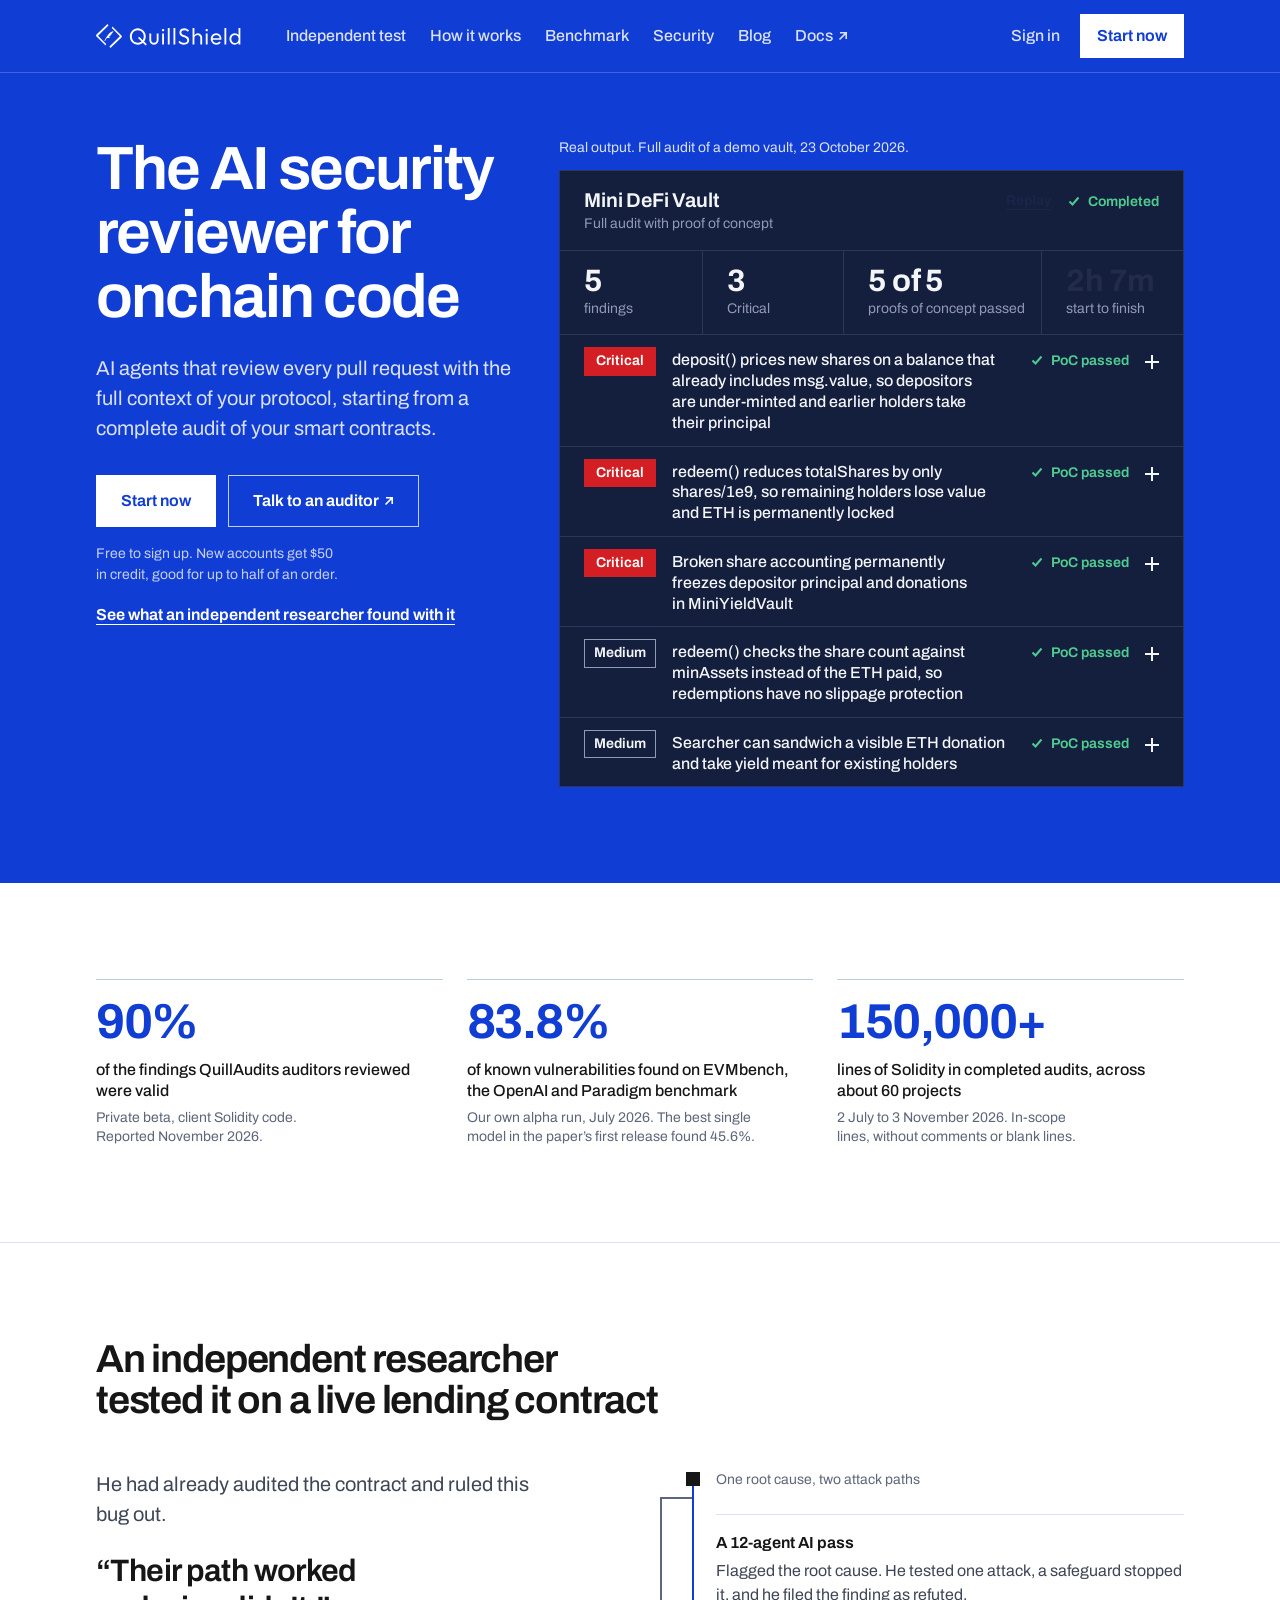
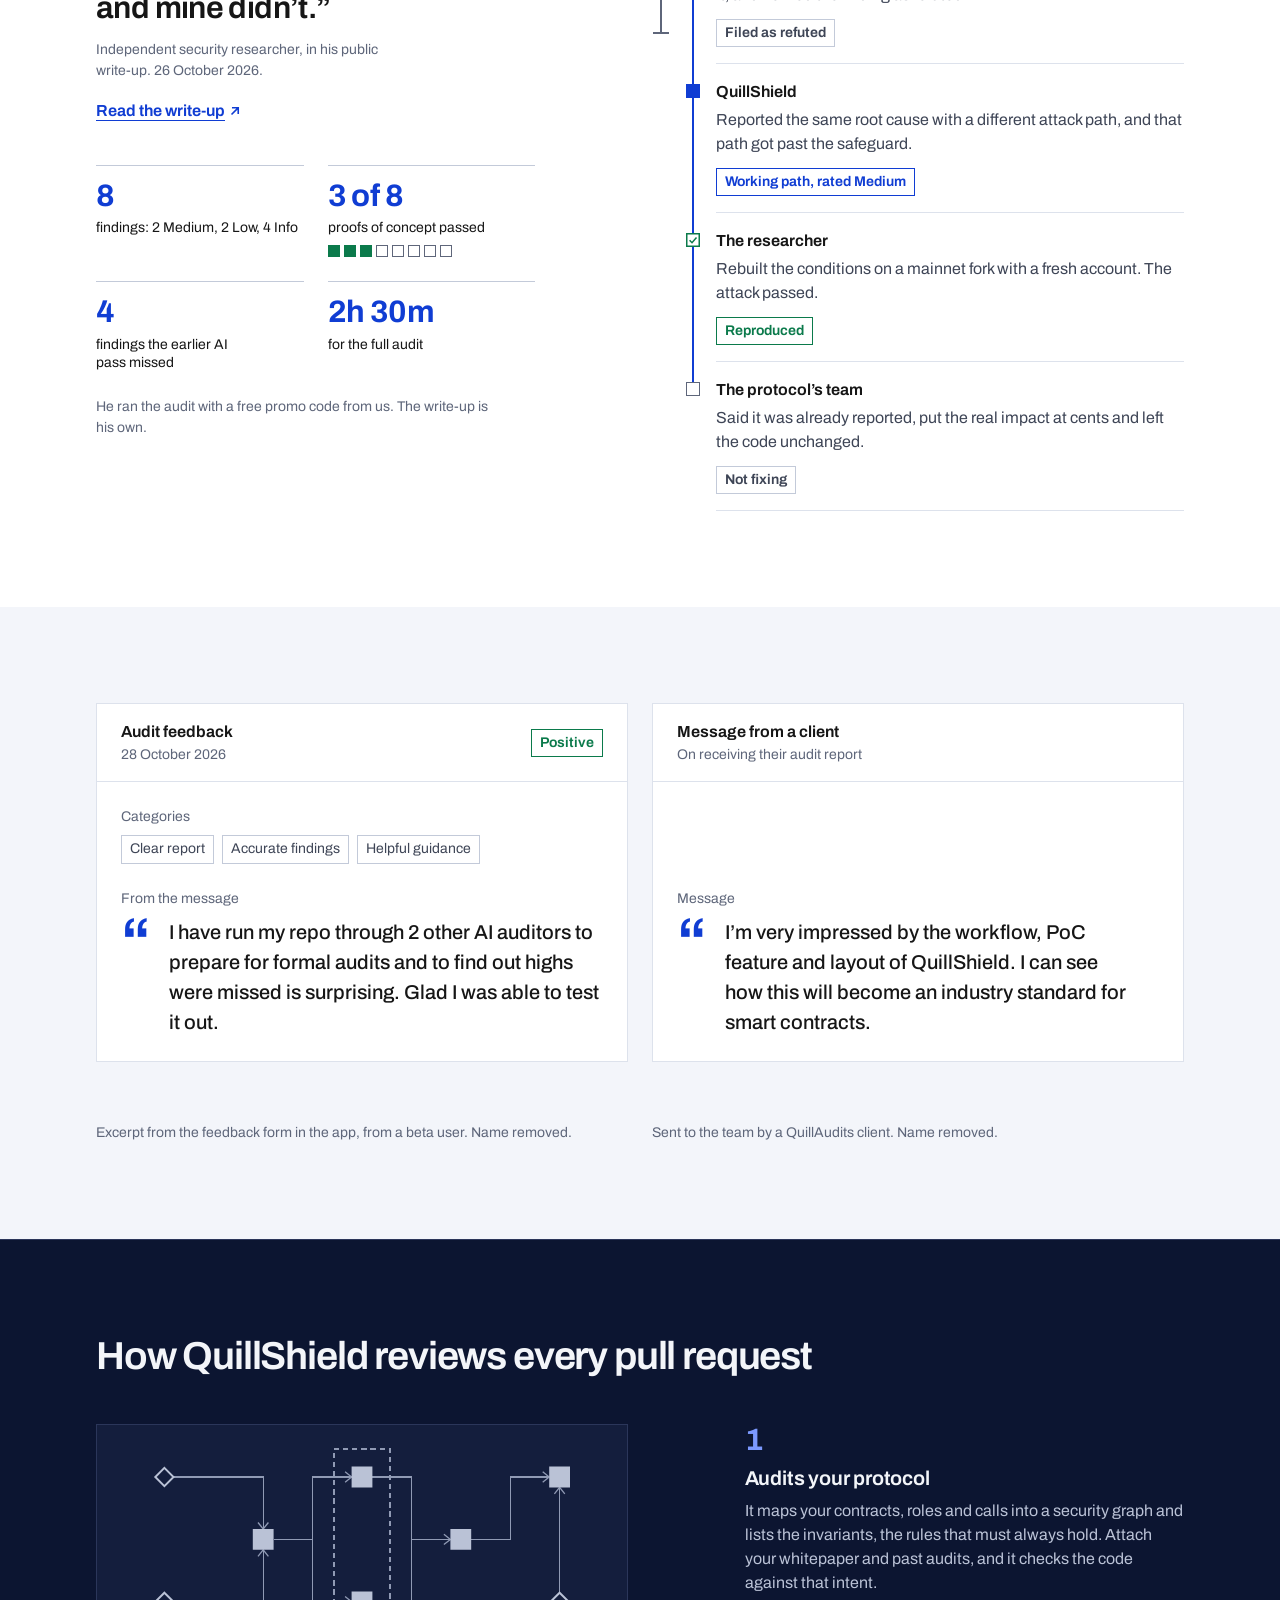
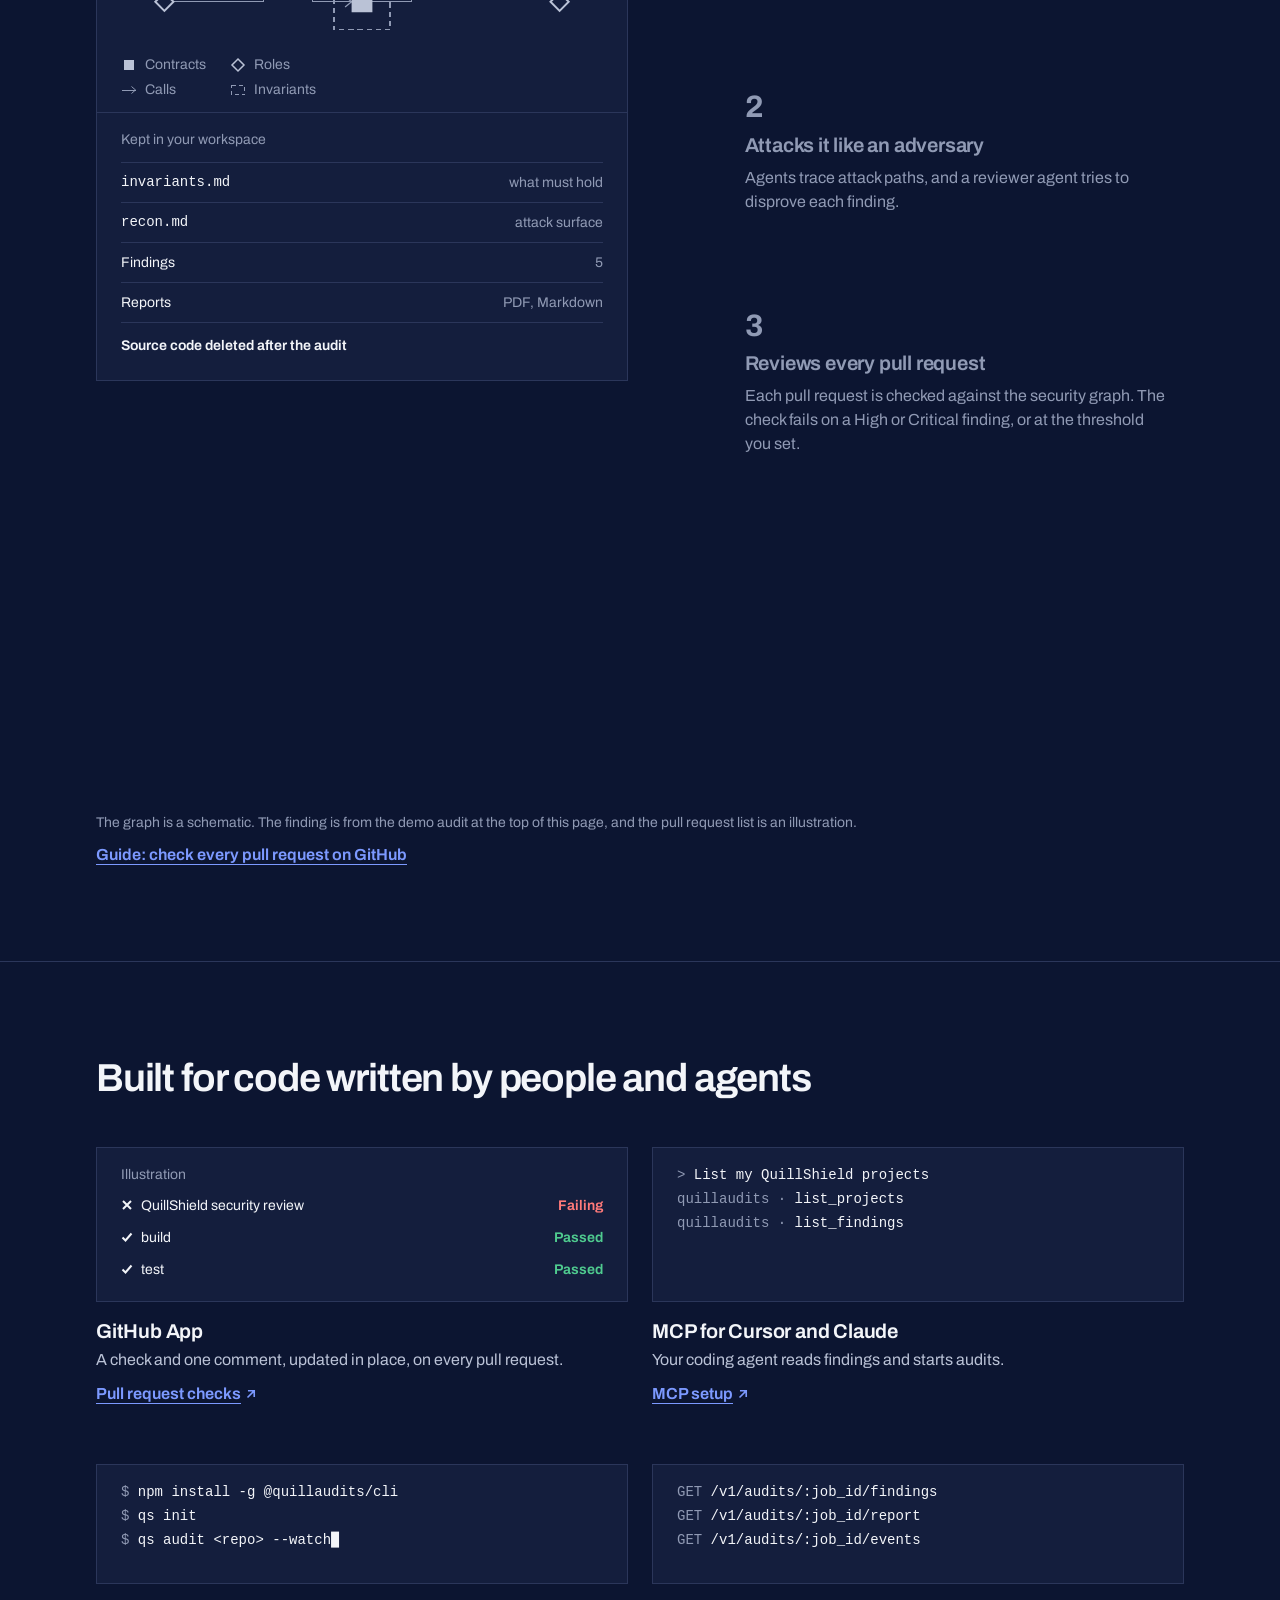
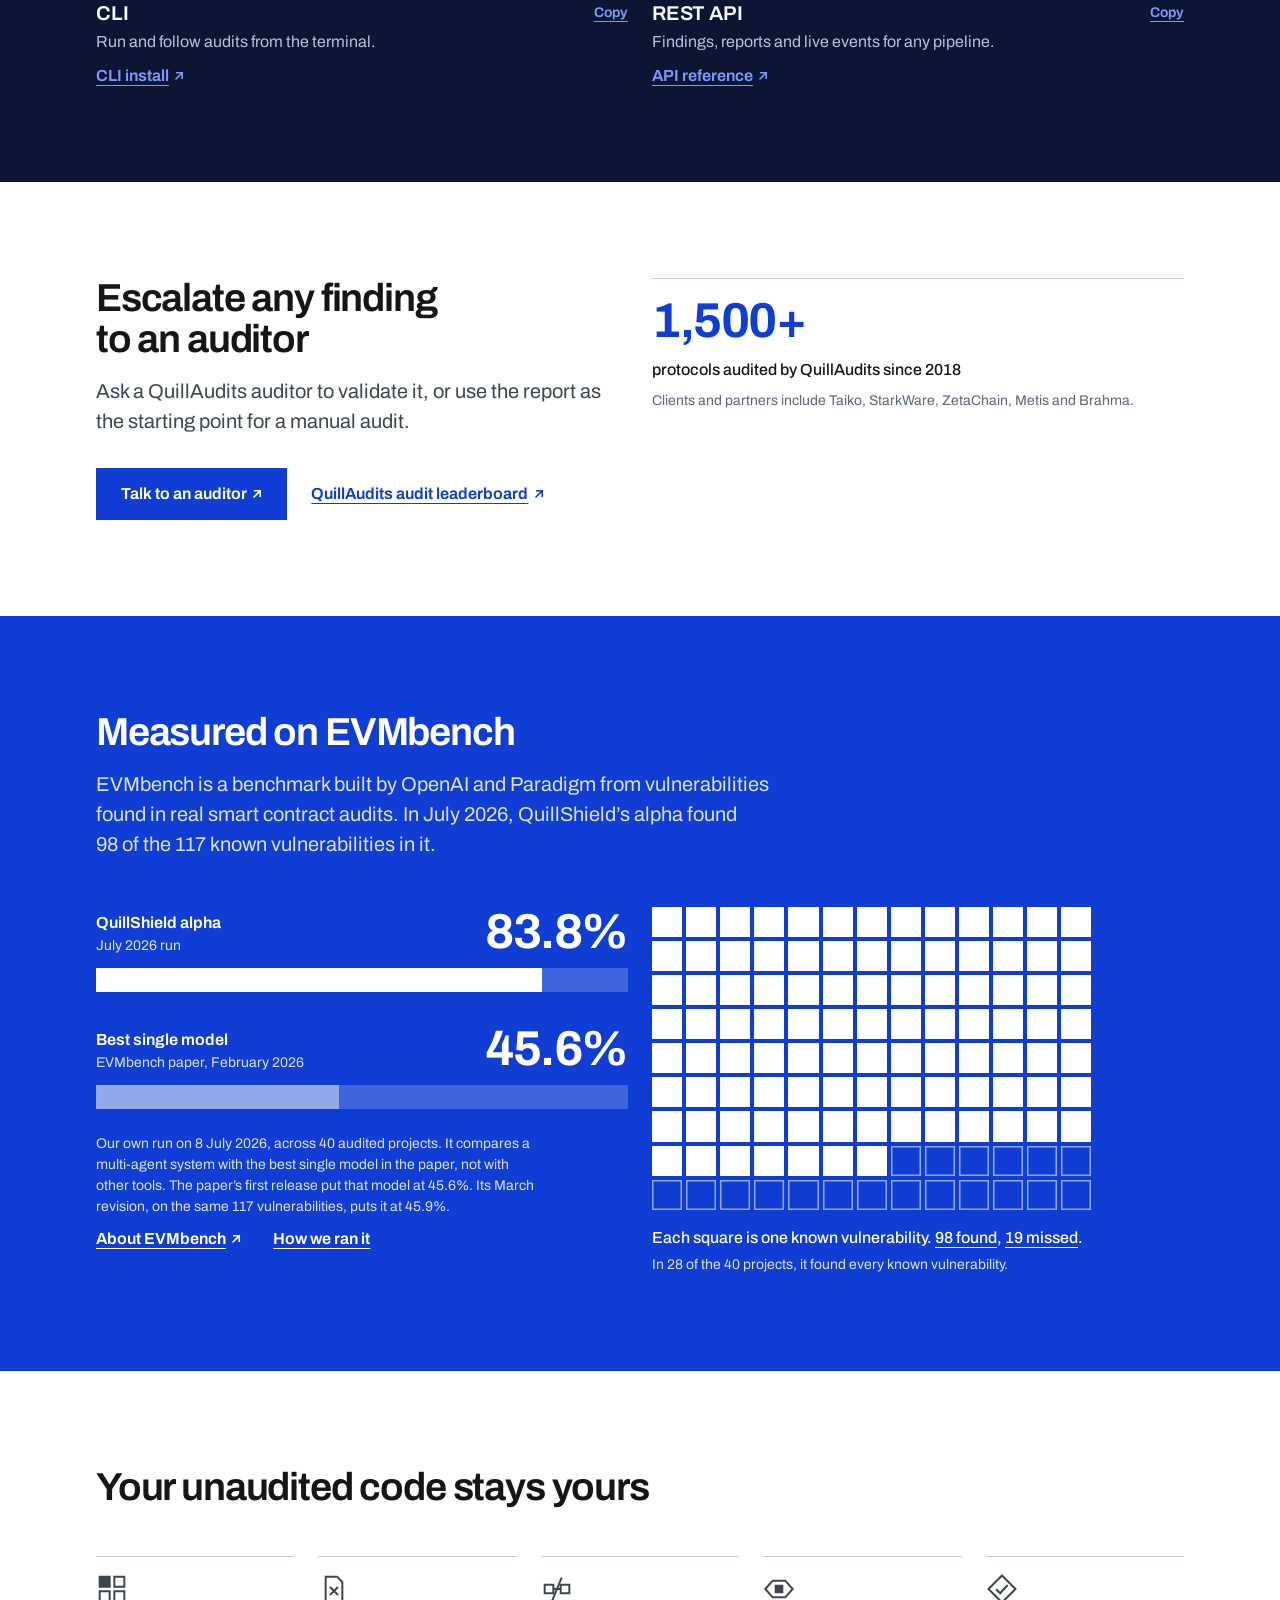
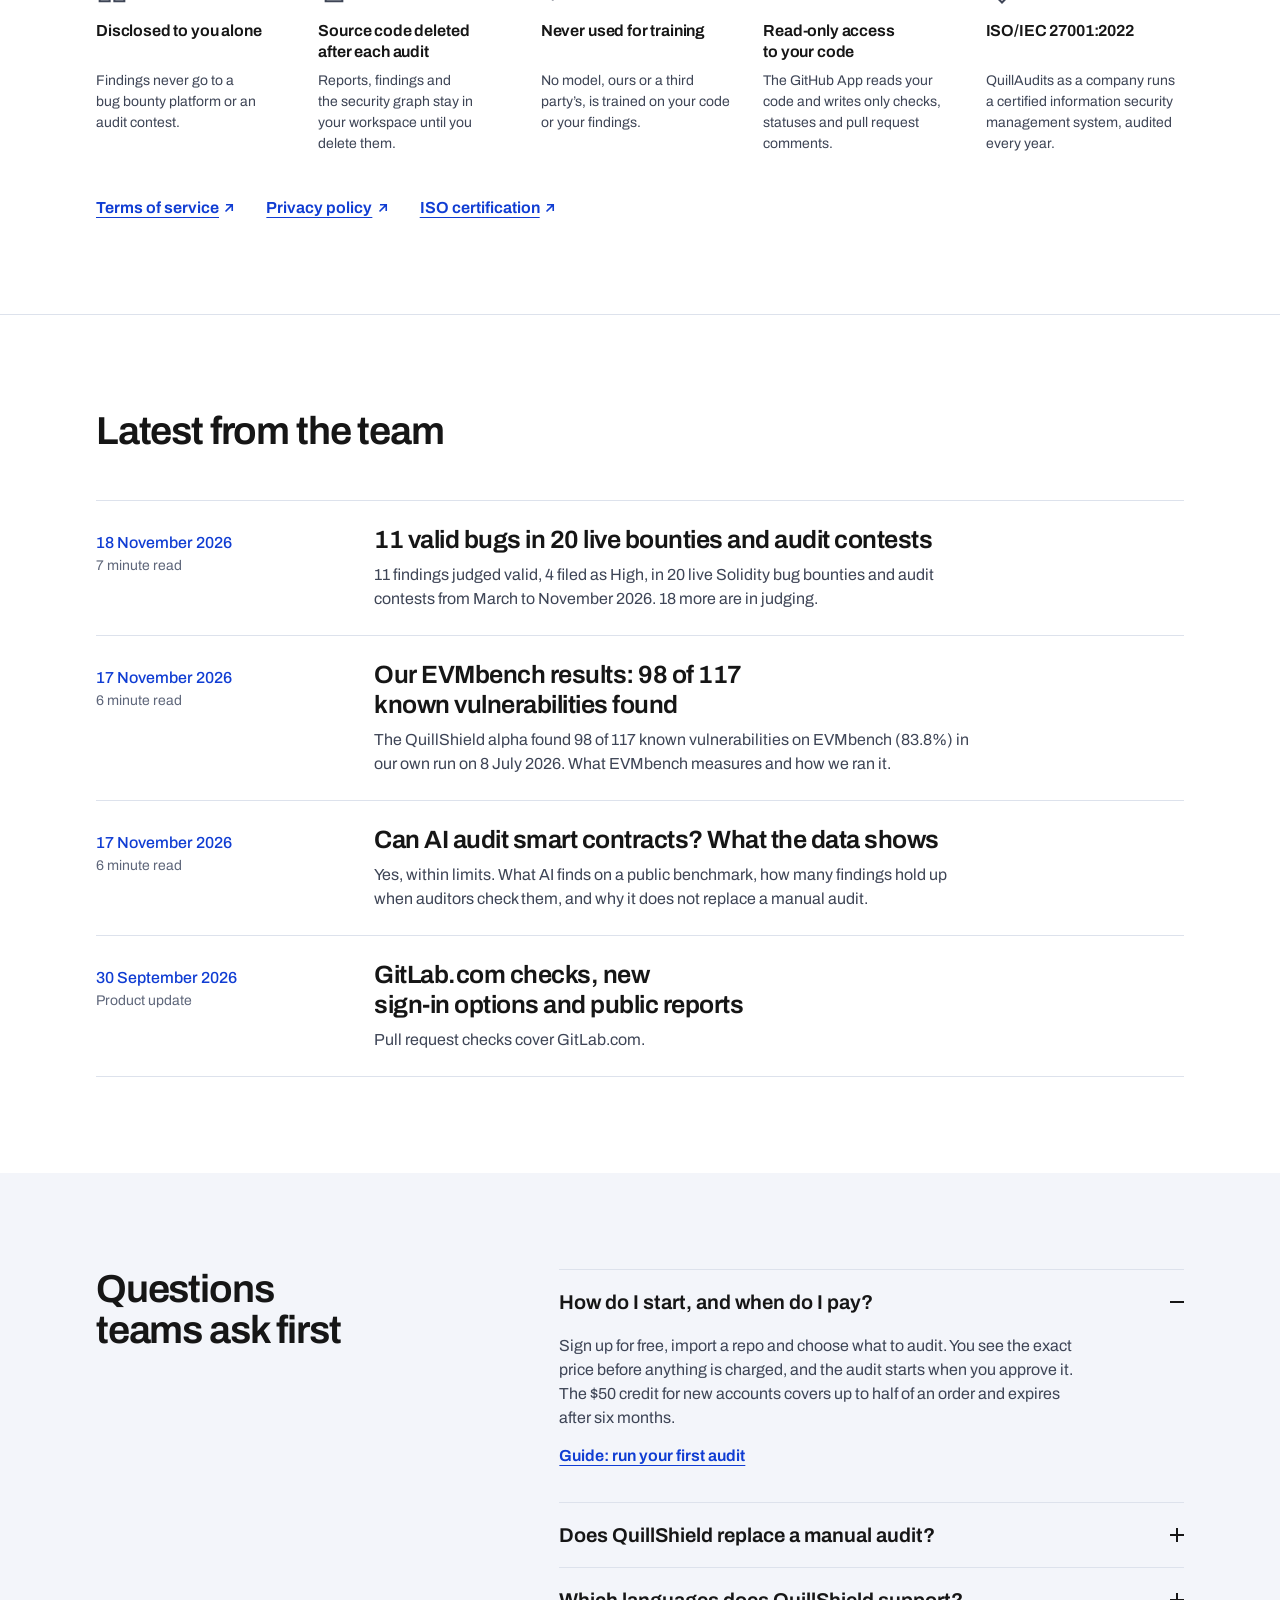
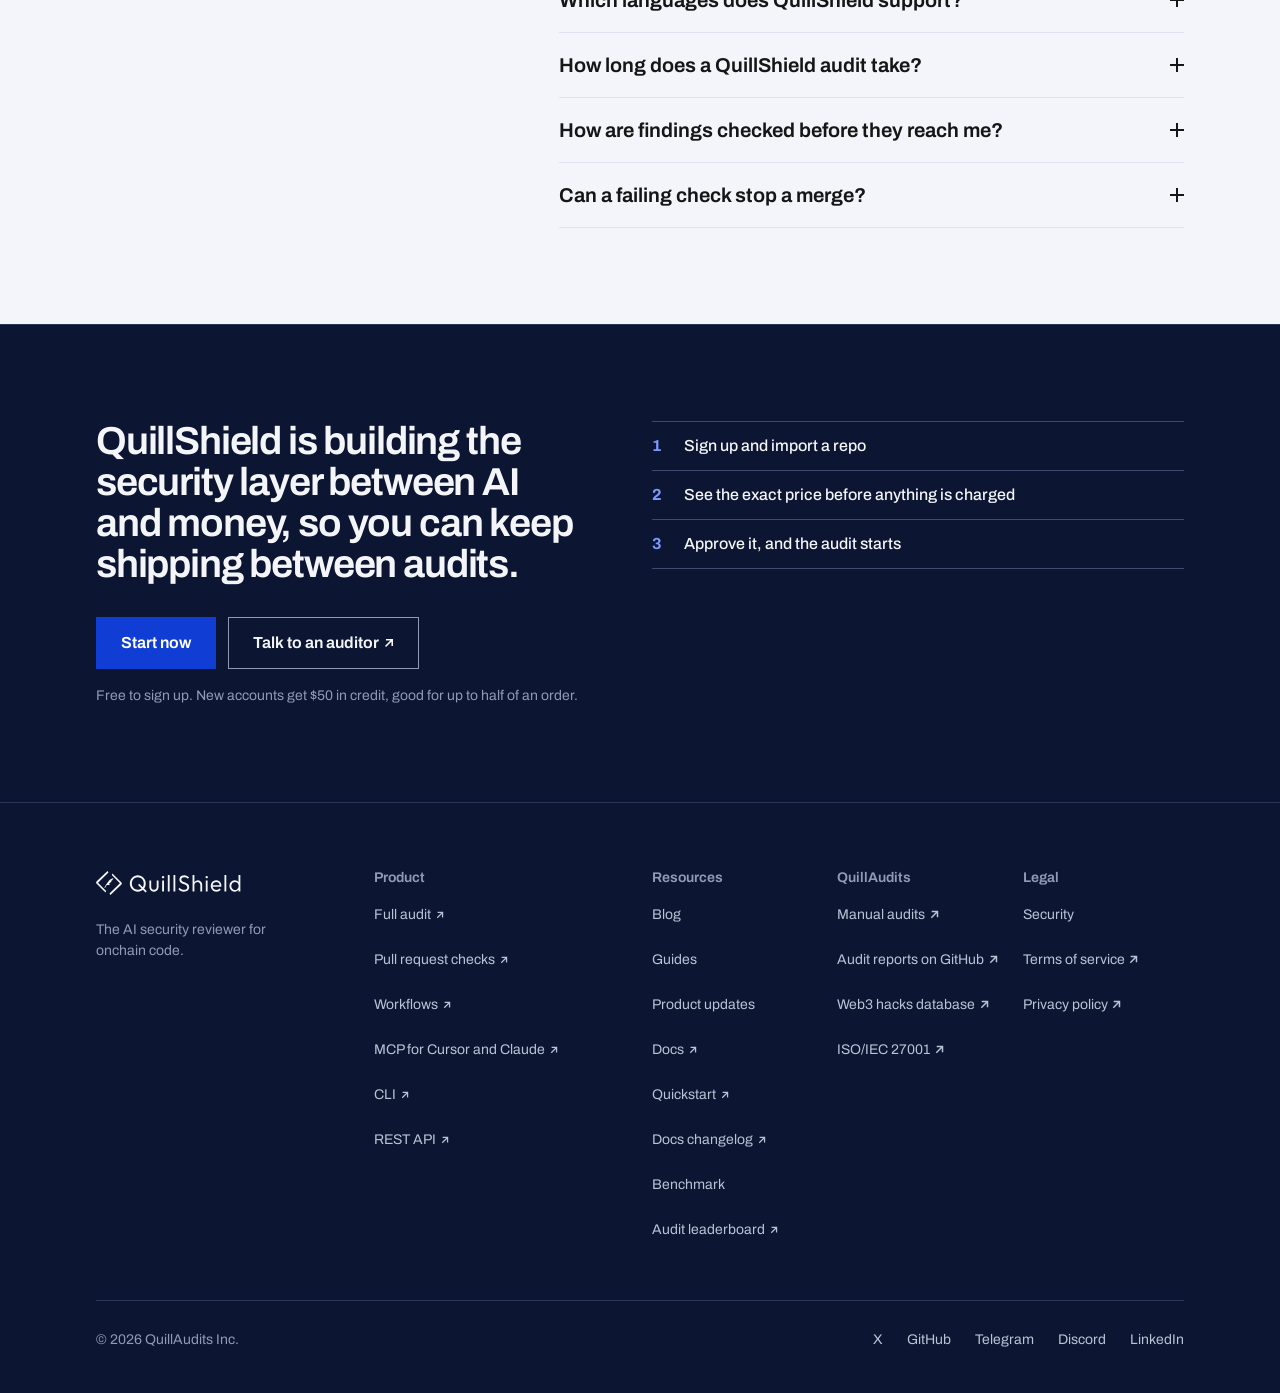
<file: index.html>
<!doctype html>
<html lang="en">
<head>
<meta charset="utf-8">
<meta name="viewport" content="width=device-width, initial-scale=1">
<script>
(function(){var d=document.documentElement;d.classList.add('js');
try{if(!window.matchMedia('(prefers-reduced-motion: reduce)').matches){d.classList.add('anim');
setTimeout(function(){d.classList.remove('anim')},7000)}}catch(e){}})();
</script>
<title>QuillShield: AI smart contract audit and pull request review</title>
<meta name="description" content="QuillShield runs a full AI audit of Solidity smart contracts with proof of concept exploits, then checks each pull request against it. Free to sign up.">
<link rel="canonical" href="https://shield.quillaudits.com/">
<meta name="robots" content="noindex">
<meta name="color-scheme" content="light">
<meta name="theme-color" content="#103DD3">
<meta property="og:type" content="website">
<meta property="og:site_name" content="QuillShield">
<meta property="og:locale" content="en_US">
<meta property="og:url" content="https://shield.quillaudits.com/">
<meta property="og:title" content="QuillShield: the AI security reviewer for onchain code">
<meta property="og:description" content="AI agents that review every pull request with the full context of your protocol, starting from a complete audit of your smart contracts.">
<meta property="og:image" content="https://rkg-eth.github.io/quillshield/og.png">
<meta property="og:image:type" content="image/png">
<meta property="og:image:width" content="1200">
<meta property="og:image:height" content="630">
<meta property="og:image:alt" content="QuillShield. The AI security reviewer for onchain code. AI agents that review every pull request, starting from a full audit.">
<meta name="twitter:card" content="summary_large_image">
<meta name="twitter:site" content="@QuillAudits_AI">
<meta name="twitter:title" content="QuillShield: the AI security reviewer for onchain code">
<meta name="twitter:description" content="AI agents that review every pull request with the full context of your protocol, starting from a complete audit of your smart contracts.">
<meta name="twitter:image" content="https://rkg-eth.github.io/quillshield/og.png">
<meta name="twitter:image:alt" content="QuillShield. The AI security reviewer for onchain code. AI agents that review every pull request, starting from a full audit.">
<link rel="alternate" type="application/atom+xml" title="QuillShield blog" href="blog/feed.xml">
<link rel="icon" href="favicon.svg" type="image/svg+xml">
<link rel="icon" href="favicon.ico" sizes="32x32">
<link rel="apple-touch-icon" href="apple-touch-icon.png">
<link rel="preload" href="archivo.woff2" as="font" type="font/woff2" crossorigin>
<link rel="stylesheet" href="site.css?v=7cbb2839">
<script src="motion.js?v=b346b1ef" defer></script>
<script type="application/ld+json">{"@context":"https://schema.org","@graph":[{"@type":"Organization","@id":"https://www.quillaudits.com/#organization","name":"QuillAudits","url":"https://www.quillaudits.com/","logo":{"@type":"ImageObject","url":"https://www.quillaudits.com/logo/quillaudits-full.svg"},"description":"QuillAudits is a smart contract audit firm. It has audited 1,500+ protocols since 2018 and makes QuillShield. QuillShield is an AI security reviewer for smart contracts. It runs a full audit of a Solidity codebase, builds a security graph and tests its findings with proofs of concept, then checks every pull request against that graph.","sameAs":["https://x.com/QuillAudits_AI","https://github.com/quillaudits","https://www.linkedin.com/company/quillaudits"]},{"@type":"WebSite","@id":"https://shield.quillaudits.com/#website","url":"https://shield.quillaudits.com/","name":"QuillShield","description":"QuillShield is an AI security reviewer for smart contracts. It runs a full audit of a Solidity codebase, builds a security graph and tests its findings with proofs of concept, then checks every pull request against that graph.","inLanguage":"en","publisher":{"@id":"https://www.quillaudits.com/#organization"}},{"@type":"WebPage","@id":"https://shield.quillaudits.com/#webpage","url":"https://shield.quillaudits.com/","name":"QuillShield: AI smart contract audit and pull request review","description":"QuillShield runs a full AI audit of Solidity smart contracts with proof of concept exploits, then checks each pull request against it. Free to sign up.","isPartOf":{"@id":"https://shield.quillaudits.com/#website"},"about":{"@id":"https://shield.quillaudits.com/#software"},"primaryImageOfPage":{"@type":"ImageObject","url":"https://shield.quillaudits.com/og.png","width":1200,"height":630},"inLanguage":"en","dateModified":"2026-11-18T00:00:00Z"},{"@type":"SoftwareApplication","@id":"https://shield.quillaudits.com/#software","name":"QuillShield","url":"https://shield.quillaudits.com/","description":"QuillShield is an AI security reviewer for smart contracts. It runs a full audit of a Solidity codebase, builds a security graph and tests its findings with proofs of concept, then checks every pull request against that graph.","applicationCategory":"SecurityApplication","operatingSystem":"Web","image":"https://shield.quillaudits.com/og.png","creator":{"@id":"https://www.quillaudits.com/#organization"},"publisher":{"@id":"https://www.quillaudits.com/#organization"},"featureList":["Full audit of a Solidity project, for Foundry projects","Security graph built by the full audit","Proof of concept exploits run by the full audit","Every pull request checked against the security graph"],"softwareHelp":{"@type":"CreativeWork","name":"QuillShield docs","url":"https://www.quillaudits.com/quillshield"},"releaseNotes":"https://shield.quillaudits.com/updates/"}]}</script>
<script type="application/ld+json">{"@context":"https://schema.org","@type":"FAQPage","@id":"https://shield.quillaudits.com/#faq","mainEntity":[{"@type":"Question","name":"How do I start, and when do I pay?","acceptedAnswer":{"@type":"Answer","text":"Sign up for free, import a repo and choose what to audit. You see the exact price before anything is charged, and the audit starts when you approve it. The $50 credit for new accounts covers up to half of an order and expires after six months."}},{"@type":"Question","name":"Does QuillShield replace a manual audit?","acceptedAnswer":{"@type":"Answer","text":"No. QuillShield is an AI smart contract audit that runs between manual audits. It reviews every change, and you can request a manual audit from QuillAudits."}},{"@type":"Question","name":"Which languages does QuillShield support?","acceptedAnswer":{"@type":"Answer","text":"Solidity is supported today, for Foundry projects. More languages are coming, one at a time."}},{"@type":"Question","name":"How long does a QuillShield audit take?","acceptedAnswer":{"@type":"Answer","text":"The demo vault at the top of this page took 2h 7m, and the researcher’s lending contract took 2h 30m. Larger codebases take longer. Findings appear while the audit runs, so your team can start fixing before it finishes."}},{"@type":"Question","name":"How are findings checked before they reach me?","acceptedAnswer":{"@type":"Answer","text":"A separate reviewer agent tries to disprove every finding before you see it. Each one that holds up arrives with the exact lines, the impact, a recommended fix and, on full audits, the proof of concept result. If you want a human check as well, you can ask a QuillAudits auditor to verify specific findings from the audit page."}},{"@type":"Question","name":"Can a failing check stop a merge?","acceptedAnswer":{"@type":"Answer","text":"Yes, on GitHub, where your plan includes branch protection or rulesets. Make the QuillShield check required and a pull request cannot merge while it has a High or Critical finding, or one at the threshold you set. Each full audit comes with five pull request checks, and more can be added. They need a GitHub or GitLab.com repo, so an uploaded zip gets a full audit and no checks."}}]}</script>
</head>
<body class="t-light">
<a class="skip" href="#main">Skip to content</a>

<header class="nav t-blue" id="nav">
  <div class="wrap nav__in">
    <a class="logo" href="#top" aria-label="QuillShield, back to top">
      <svg xmlns="http://www.w3.org/2000/svg" viewBox="0 0 146 24" fill="currentColor" role="img" aria-label="QuillShield"><path d="M25.4609 13.4607L14.4305 24L13.4551 22.5103L23.885 12.2317V12.1945L15.8187 4.07584L16.419 2.39999L25.9486 12.12L25.4609 13.4607Z"/><path d="M0.451573 10.5766L11.5151 0L12.4935 1.48966L2.03208 11.8055V11.8428L10.1604 19.9242L9.55829 21.6L0 11.9172L0.451573 10.5766Z"/><path d="M8.40918 17.04C8.52165 16.6432 8.67162 16.2861 8.82156 15.929C9.45892 14.5404 10.1251 13.3104 11.0624 12.1598C12.2996 10.6917 13.458 9.12869 15.0654 8.10365C15.7948 7.63846 16.7439 7.24918 17.5312 6.97145C17.4562 7.01112 17.5687 6.93178 17.5312 6.97145L17.1587 7.63846C16.6831 8.41385 16.3978 8.9954 15.9448 9.66015C15.9073 9.73949 15.8698 9.73949 15.7948 9.73949C15.4949 9.81884 15.1575 9.8982 14.8201 9.8982C14.9326 10.0569 15.12 10.1363 15.27 10.2156C15.345 10.2553 15.4949 10.2553 15.5324 10.3743C15.5324 10.4537 15.4199 10.5727 15.3825 10.6521C15.3075 10.8504 15.1575 10.9695 14.9701 11.0091C14.6701 11.0885 14.3702 11.1679 14.0328 11.1679C14.0328 11.2472 14.0703 11.2472 14.1078 11.2869C14.2952 11.4456 14.5202 11.5646 14.7451 11.644C14.8201 11.6837 14.8201 11.7233 14.7826 11.8027C14.7076 12.0011 14.5576 12.0804 14.3702 12.1201C13.8828 12.2788 13.3954 12.3978 12.908 12.4375H12.8706C12.983 12.5565 13.0955 12.6359 13.208 12.7153C13.4329 12.8343 13.6579 12.9136 13.9203 12.993C13.9578 12.993 13.9953 13.0327 13.9578 13.0723C13.7703 13.3501 13.5829 13.6278 13.3205 13.8262C13.133 14.0246 12.908 14.0246 12.6456 14.0246H11.7833C11.5584 14.0246 11.3335 14.0246 11.1085 14.0642C10.921 14.1039 10.7711 14.1833 10.6586 14.342C10.2837 14.7784 10.0588 15.3339 9.79634 15.8497L9.68386 16.0877C9.60887 16.4052 9.42142 16.5639 9.15898 16.6829C8.93405 16.7226 8.67162 16.8813 8.40918 17.04Z"/><path d="M41.829 20.629Q40.145 20.629 38.696 20.001Q37.246 19.372 36.158 18.252Q35.07 17.131 34.462 15.648Q33.854 14.165 33.854 12.465Q33.854 10.756 34.458 9.285Q35.062 7.814 36.142 6.702Q37.223 5.589 38.661 4.968Q40.1 4.347 41.783 4.347Q43.466 4.347 44.909 4.968Q46.351 5.589 47.435 6.702Q48.518 7.814 49.126 9.296Q49.735 10.779 49.735 12.488Q49.735 14.188 49.131 15.671Q48.527 17.154 47.446 18.263Q46.366 19.372 44.931 20.001Q43.497 20.629 41.829 20.629ZM49.569 21.525 42.02 13.977 43.251 12.746 50.8 20.294ZM41.783 18.788Q43.529 18.788 44.87 17.97Q46.211 17.151 46.982 15.724Q47.754 14.297 47.754 12.465Q47.754 11.103 47.31 9.958Q46.867 8.813 46.065 7.964Q45.264 7.115 44.177 6.651Q43.091 6.188 41.783 6.188Q40.051 6.188 38.71 6.995Q37.369 7.802 36.602 9.218Q35.834 10.633 35.834 12.465Q35.834 13.828 36.278 14.991Q36.722 16.155 37.516 17.001Q38.311 17.847 39.404 18.318Q40.497 18.788 41.783 18.788Z M57.955 20.629Q56.623 20.629 55.576 20.024Q54.528 19.418 53.943 18.35Q53.357 17.281 53.357 15.873V9.58H55.198V15.794Q55.198 16.733 55.53 17.423Q55.862 18.113 56.489 18.492Q57.116 18.871 57.959 18.871Q59.243 18.871 59.977 18.043Q60.711 17.214 60.711 15.794V9.58H62.552V15.874Q62.552 17.283 61.966 18.358Q61.381 19.432 60.346 20.031Q59.31 20.629 57.955 20.629Z M66.131 20.4V9.58H67.972V20.4ZM67.047 7.333Q66.535 7.333 66.193 6.975Q65.851 6.617 65.851 6.105Q65.851 5.584 66.193 5.234Q66.535 4.885 67.047 4.885Q67.583 4.885 67.922 5.234Q68.261 5.584 68.261 6.105Q68.261 6.617 67.922 6.975Q67.583 7.333 67.047 7.333Z M71.809 20.4V4.118H73.65V20.4Z M77.479 20.4V4.118H79.319V20.4Z M87.914 20.629Q86.056 20.629 84.728 19.938Q83.4 19.246 82.389 17.961L83.703 16.656Q84.479 17.746 85.507 18.293Q86.534 18.84 87.988 18.84Q89.454 18.84 90.351 18.187Q91.249 17.535 91.249 16.384Q91.249 15.471 90.824 14.894Q90.399 14.317 89.702 13.946Q89.005 13.576 88.17 13.287Q87.336 12.998 86.501 12.666Q85.667 12.333 84.97 11.834Q84.273 11.334 83.848 10.546Q83.423 9.757 83.423 8.538Q83.423 7.23 84.061 6.294Q84.699 5.358 85.804 4.852Q86.909 4.347 88.306 4.347Q89.852 4.347 91.07 4.948Q92.288 5.549 93.084 6.554L91.77 7.859Q91.048 7.003 90.21 6.57Q89.371 6.136 88.263 6.136Q86.935 6.136 86.143 6.737Q85.352 7.338 85.352 8.415Q85.352 9.259 85.777 9.783Q86.202 10.307 86.899 10.659Q87.596 11.011 88.431 11.299Q89.265 11.586 90.099 11.93Q90.934 12.273 91.631 12.799Q92.328 13.324 92.753 14.15Q93.178 14.976 93.178 16.232Q93.178 18.308 91.758 19.468Q90.338 20.629 87.914 20.629Z M104.323 20.4V14.074Q104.323 12.743 103.518 11.904Q102.712 11.065 101.41 11.065Q100.524 11.065 99.846 11.45Q99.168 11.835 98.783 12.511Q98.398 13.186 98.398 14.065L97.602 13.619Q97.602 12.385 98.165 11.425Q98.727 10.464 99.707 9.908Q100.688 9.351 101.927 9.351Q103.167 9.351 104.124 9.909Q105.082 10.467 105.623 11.453Q106.164 12.439 106.164 13.73V20.4ZM96.557 20.4V4.118H98.398V20.4Z M109.775 20.4V9.58H111.616V20.4ZM110.691 7.333Q110.179 7.333 109.837 6.975Q109.495 6.617 109.495 6.105Q109.495 5.584 109.837 5.234Q110.179 4.885 110.691 4.885Q111.226 4.885 111.566 5.234Q111.905 5.584 111.905 6.105Q111.905 6.617 111.566 6.975Q111.226 7.333 110.691 7.333Z M120.457 20.629Q118.834 20.629 117.543 19.893Q116.252 19.158 115.502 17.874Q114.752 16.59 114.752 14.981Q114.752 13.381 115.486 12.109Q116.22 10.836 117.488 10.094Q118.756 9.351 120.319 9.351Q121.811 9.351 122.956 10.031Q124.101 10.71 124.755 11.904Q125.409 13.098 125.409 14.635Q125.409 14.841 125.383 15.093Q125.357 15.345 125.297 15.671H116.043V14.134H124.31L123.645 14.709Q123.651 13.573 123.248 12.757Q122.844 11.941 122.094 11.493Q121.344 11.045 120.282 11.045Q119.166 11.045 118.331 11.531Q117.497 12.016 117.034 12.88Q116.572 13.745 116.572 14.921Q116.572 16.115 117.057 17.014Q117.543 17.912 118.427 18.409Q119.312 18.906 120.477 18.906Q121.418 18.906 122.217 18.565Q123.016 18.224 123.571 17.558L124.753 18.754Q123.986 19.659 122.863 20.144Q121.739 20.629 120.457 20.629Z M128.45 20.4V4.118H130.291V20.4Z M138.714 20.629Q137.217 20.629 136.024 19.887Q134.831 19.144 134.136 17.871Q133.441 16.599 133.441 15.01Q133.441 13.398 134.135 12.124Q134.829 10.851 136.025 10.101Q137.22 9.351 138.714 9.351Q139.93 9.351 140.917 9.85Q141.903 10.35 142.531 11.246Q143.159 12.142 143.254 13.324V16.647Q143.151 17.812 142.538 18.713Q141.926 19.613 140.937 20.121Q139.948 20.629 138.714 20.629ZM139.023 18.891Q140.099 18.891 140.908 18.392Q141.716 17.893 142.172 17.016Q142.627 16.138 142.627 14.998Q142.627 13.836 142.166 12.96Q141.705 12.084 140.894 11.586Q140.082 11.088 139.004 11.088Q137.927 11.088 137.105 11.588Q136.283 12.087 135.808 12.965Q135.333 13.843 135.333 14.99Q135.333 16.129 135.806 17.013Q136.278 17.897 137.115 18.394Q137.951 18.891 139.023 18.891ZM144.359 20.4H142.518V17.497L142.876 14.844L142.518 12.23V4.118H144.359Z"/></svg>
    </a>
    <nav class="nav__links" aria-label="Primary">
      <a href="#findings">Independent test</a>
      <a href="#how">How it works</a>
      <a href="#benchmark">Benchmark</a>
      <a href="#code">Security</a>
      <a href="blog/">Blog</a>
      <a class="ext" href="https://www.quillaudits.com/quillshield" target="_blank" rel="noopener" title="Opens in a new tab">Docs</a>
    </nav>
    <div class="nav__cta">
      <a class="nav__signin" href="https://shield.quillaudits.com/login">Sign in</a>
      <a class="btn btn--primary btn--sm" href="https://shield.quillaudits.com/register">Start now</a>
      <details class="menu">
        <summary><span class="menu__lab">Menu</span><span class="menu__lab menu__lab--x">Close</span></summary>
        <nav class="menu__panel" aria-label="Primary">
          <a class="menu__start" href="https://shield.quillaudits.com/register">Start now</a>
          <a href="#findings">Independent test</a>
          <a href="#how">How it works</a>
          <a href="#benchmark">Benchmark</a>
          <a href="#code">Security</a>
          <a href="blog/">Blog</a>
          <a class="ext" href="https://www.quillaudits.com/quillshield" target="_blank" rel="noopener" title="Opens in a new tab">Docs</a>
          <a class="ext" href="https://calendly.com/akshadh-a-quillaudits/30min" target="_blank" rel="noopener" title="Opens in a new tab">Talk to an auditor</a>
          <a class="menu__signin" href="https://shield.quillaudits.com/login">Sign in</a>
        </nav>
      </details>
    </div>
  </div>
</header>
<script>
(function(){
  var d=document, m=d.querySelector('.menu');
  if(!m){return}
  var s=m.querySelector('summary');
  function shut(back){if(m.open){m.open=false;if(back){s.focus()}}}
  /* the phone menu closes after a choice, on Escape, on a press outside it and when focus leaves it */
  m.addEventListener('click',function(e){if(e.target.closest('.menu__panel a')){shut()}});
  d.addEventListener('keydown',function(e){if(e.key==='Escape'&&m.open){shut(true)}});
  d.addEventListener('pointerdown',function(e){if(m.open&&!m.contains(e.target)){shut()}});
  m.addEventListener('focusout',function(e){if(m.open&&e.relatedTarget&&!m.contains(e.relatedTarget)){shut()}});
  /* a table or a code block is a Tab stop only while it scrolls sideways */
  d.addEventListener('DOMContentLoaded',function(){
    var sc=[].slice.call(d.querySelectorAll('.tscroll,.prose pre'));
    function tab(){sc.forEach(function(x){if(x.scrollWidth>x.clientWidth+1){x.setAttribute('tabindex','0')}else{x.removeAttribute('tabindex')}})}
    if(sc.length){tab();window.addEventListener('resize',tab);if(d.fonts&&d.fonts.ready){d.fonts.ready.then(tab)}}
  });
})();
</script>

<main id="main">

<section class="hero t-blue" id="top">
  <div class="wrap hero__grid">
    <div class="hero__copy">
      <h1>The AI security reviewer for onchain code</h1>
      <p class="hero__sub">AI agents that review every pull request with the full context of your protocol, starting from a complete audit of your smart contracts.</p>
      <div class="hero__cta">
        <a class="btn btn--primary" href="https://shield.quillaudits.com/register">Start now</a>
        <a class="btn btn--ghost ext" href="https://calendly.com/akshadh-a-quillaudits/30min" target="_blank" rel="noopener" title="Opens in a new tab">Talk to an auditor</a>
      </div>
      <p class="hero__note">Free to sign up. New accounts get $50 in credit, good for up to half of an order.</p>
      <p class="hero__alt"><a class="tlink" href="#findings">See what an independent researcher found with it</a></p>
    </div>
    <div class="hero__panel">
      <p class="hero__cap">Real output. Full audit of a demo vault, 23&nbsp;October&nbsp;2026.</p>
      <div class="audit t-dark" id="audit" role="group" aria-label="Example: full audit of the Mini DeFi Vault demo">
        <div class="audit__head">
          <div>
            <p class="audit__title">Mini DeFi Vault</p>
            <p class="audit__kind">Full audit with proof of concept</p>
          </div>
          <p class="audit__state"><span class="s-ok"><svg class="tick" width="12" height="12" viewBox="0 0 12 12" aria-hidden="true"><path d="M1.5 6.5 4.5 9.5 10.5 2.5" fill="none" stroke="currentColor" stroke-width="2"/></svg>Completed</span><span class="s-run" data-run="Running" aria-hidden="true"><i class="dot"></i></span></p>
        </div>
        <div class="audit__stats">
          <div class="audit__stat"><p class="audit__n num" data-c="findings">5</p><p class="audit__l">findings</p></div>
          <div class="audit__stat"><p class="audit__n num" data-c="critical">3</p><p class="audit__l">Critical</p></div>
          <div class="audit__stat"><p class="audit__n num"><span data-c="poc">5</span> of 5</p><p class="audit__l">proofs of concept passed</p></div>
          <div class="audit__stat"><p class="audit__n num">2h&nbsp;7m</p><p class="audit__l">start to finish</p></div>
        </div>
        <ol class="audit__rows">
          <li><details class="frow" data-row data-sev="critical"><summary><span class="sev sev--critical">Critical</span><span class="frow__t">deposit() prices new shares on a balance that already includes msg.value, so depositors are under-minted and earlier holders take their principal</span><span class="poc"><span class="p-ok"><svg class="tick" width="12" height="12" viewBox="0 0 12 12" aria-hidden="true"><path d="M1.5 6.5 4.5 9.5 10.5 2.5" fill="none" stroke="currentColor" stroke-width="2"/></svg>PoC passed</span><span class="p-run" data-run="Running PoC" aria-hidden="true"></span></span><i class="pm" aria-hidden="true"></i></summary><p class="frow__more">src/MiniYieldVault.sol:26</p></details></li>
          <li><details class="frow" data-row data-sev="critical"><summary><span class="sev sev--critical">Critical</span><span class="frow__t">redeem() reduces totalShares by only shares/1e9, so remaining holders lose value and ETH is permanently locked</span><span class="poc"><span class="p-ok"><svg class="tick" width="12" height="12" viewBox="0 0 12 12" aria-hidden="true"><path d="M1.5 6.5 4.5 9.5 10.5 2.5" fill="none" stroke="currentColor" stroke-width="2"/></svg>PoC passed</span><span class="p-run" data-run="Running PoC" aria-hidden="true"></span></span><i class="pm" aria-hidden="true"></i></summary><p class="frow__more">src/MiniYieldVault.sol:40</p></details></li>
          <li><details class="frow" data-row data-sev="critical"><summary><span class="sev sev--critical">Critical</span><span class="frow__t">Broken share accounting permanently freezes depositor principal and donations in MiniYieldVault</span><span class="poc"><span class="p-ok"><svg class="tick" width="12" height="12" viewBox="0 0 12 12" aria-hidden="true"><path d="M1.5 6.5 4.5 9.5 10.5 2.5" fill="none" stroke="currentColor" stroke-width="2"/></svg>PoC passed</span><span class="p-run" data-run="Running PoC" aria-hidden="true"></span></span><i class="pm" aria-hidden="true"></i></summary><p class="frow__more">src/MiniYieldVault.sol:26</p></details></li>
          <li><details class="frow" data-row data-sev="medium"><summary><span class="sev sev--medium">Medium</span><span class="frow__t">redeem() checks the share count against minAssets instead of the ETH paid, so redemptions have no slippage protection</span><span class="poc"><span class="p-ok"><svg class="tick" width="12" height="12" viewBox="0 0 12 12" aria-hidden="true"><path d="M1.5 6.5 4.5 9.5 10.5 2.5" fill="none" stroke="currentColor" stroke-width="2"/></svg>PoC passed</span><span class="p-run" data-run="Running PoC" aria-hidden="true"></span></span><i class="pm" aria-hidden="true"></i></summary><p class="frow__more">src/MiniYieldVault.sol:38</p></details></li>
          <li><details class="frow" data-row data-sev="medium"><summary><span class="sev sev--medium">Medium</span><span class="frow__t">Searcher can sandwich a visible ETH donation and take yield meant for existing holders</span><span class="poc"><span class="p-ok"><svg class="tick" width="12" height="12" viewBox="0 0 12 12" aria-hidden="true"><path d="M1.5 6.5 4.5 9.5 10.5 2.5" fill="none" stroke="currentColor" stroke-width="2"/></svg>PoC passed</span><span class="p-run" data-run="Running PoC" aria-hidden="true"></span></span><i class="pm" aria-hidden="true"></i></summary><p class="frow__more">src/MiniYieldVault.sol:27</p></details></li>
        </ol>
      </div>
    </div>
  </div>
</section>

<section class="sec stats t-light" aria-labelledby="h-numbers">
  <h2 class="sr-only" id="h-numbers">QuillShield in numbers</h2>
  <div class="wrap stats__grid">
    <div class="tile tile--a">
      <p class="tile__n num">90%</p>
      <p class="tile__l">of the findings QuillAudits auditors reviewed were valid</p>
      <p class="tile__s">Private beta, client Solidity code. Reported November&nbsp;2026.</p>
    </div>
    <div class="tile tile--b">
      <p class="tile__n num">83.8%</p>
      <p class="tile__l">of known vulnerabilities found on EVMbench, the OpenAI and Paradigm benchmark</p>
      <p class="tile__s">Our own alpha run, July&nbsp;2026. The best single model in the paper’s first release found 45.6%.</p>
    </div>
    <div class="tile tile--c">
      <p class="tile__n num">150,000+</p>
      <p class="tile__l">lines of Solidity in completed audits, across about 60 projects</p>
      <p class="tile__s">2&nbsp;July to 3&nbsp;November&nbsp;2026. In-scope lines, without comments or blank lines.</p>
    </div>
  </div>
</section>

<section class="sec sec--line find t-light" id="findings">
  <div class="wrap">
    <h2 class="h2">An independent researcher tested it on a live lending contract</h2>
    <div class="case">
      <div class="case__story">
        <p class="case__lead">He had already audited the contract and ruled this bug out.</p>
        <div class="case__quote">
          <blockquote>“Their path worked and mine didn’t.”</blockquote>
          <p class="case__by">Independent security researcher, in his public <span class="nb">write-up</span>. 26&nbsp;October&nbsp;2026.</p>
        </div>
        <p class="case__link"><a class="tlink ext" href="https://x.com/Harvesto12/status/2114723142396498119" target="_blank" rel="noopener" title="Opens in a new tab">Read the write-up</a></p>
        <div class="minis">
          <div class="mini"><p class="mini__n num">8</p><p class="mini__l">findings: 2 Medium, 2 Low, 4 Info</p></div>
          <div class="mini"><p class="mini__n num">3 of 8</p><p class="mini__l">proofs of concept passed</p><span class="units" aria-hidden="true"><i class="on"></i><i class="on"></i><i class="on"></i><i></i><i></i><i></i><i></i><i></i></span></div>
          <div class="mini"><p class="mini__n num">4</p><p class="mini__l">findings the earlier AI pass missed</p></div>
          <div class="mini"><p class="mini__n num">2h&nbsp;30m</p><p class="mini__l">for the full audit</p></div>
        </div>
        <p class="case__fine">He ran the audit with a free promo code from us. The <span class="nb">write-up</span> is his own.</p>
      </div>
      <div class="case__trail">
        <p class="trail__root"><i class="mk mk--root" aria-hidden="true"></i>One root cause, two attack paths</p>
        <ol class="trail" aria-label="Four reviews of the same bug">
          <li class="tstep tstep--a"><i class="mk mk--stop" aria-hidden="true"></i><div class="tstep__in"><p class="trail__who">A 12-agent AI pass</p><p class="trail__what">Flagged the root cause. He tested one attack, a safeguard stopped it, and he filed the finding as refuted.</p><span class="trail__tag">Filed as refuted</span></div></li>
          <li class="tstep"><i class="mk mk--win" aria-hidden="true"></i><div class="tstep__in"><p class="trail__who">QuillShield</p><p class="trail__what">Reported the same root cause with a different attack path, and that path got past the safeguard.</p><span class="trail__tag trail__tag--win">Working path, rated Medium</span></div></li>
          <li class="tstep"><svg class="mk mk--ok" viewBox="0 0 14 14" aria-hidden="true"><path d="M.75.75h12.5v12.5H.75z" stroke="currentColor" stroke-width="1.5"/><path d="M3.6 7.3 6 9.7l4.5-5.2" fill="none" stroke="currentColor" stroke-width="1.5"/></svg><div class="tstep__in"><p class="trail__who">The researcher</p><p class="trail__what">Rebuilt the conditions on a mainnet fork with a fresh account. The attack passed.</p><span class="trail__tag trail__tag--ok">Reproduced</span></div></li>
          <li class="tstep"><i class="mk mk--end" aria-hidden="true"></i><div class="tstep__in"><p class="trail__who">The protocol’s team</p><p class="trail__what">Said it was already reported, put the real impact at cents and left the code unchanged.</p><span class="trail__tag">Not fixing</span></div></li>
        </ol>
      </div>
    </div>
  </div>
</section>

<section class="sec words t-tint" aria-labelledby="h-words">
  <h2 class="sr-only" id="h-words">What users say</h2>
  <div class="wrap words__grid">
    <figure>
      <div class="card">
        <div class="card__head">
          <div><p class="card__title">Audit feedback</p><p class="card__meta">28&nbsp;October&nbsp;2026</p></div>
          <span class="chip chip--good">Positive</span>
        </div>
        <div class="card__body">
          <p class="card__k">Categories</p>
          <div class="chips"><span class="chip">Clear report</span><span class="chip">Accurate findings</span><span class="chip">Helpful guidance</span></div>
          <p class="card__k">From the message</p>
          <div class="say"><blockquote>I have run my repo through 2 other AI auditors to prepare for formal audits and to find out highs were missed is surprising. Glad I was able to test it out.</blockquote></div>
        </div>
      </div>
      <figcaption class="words__by">Excerpt from the feedback form in the app, from a beta user. Name removed.</figcaption>
    </figure>
    <figure>
      <div class="card">
        <div class="card__head">
          <div><p class="card__title">Message from a client</p><p class="card__meta">On receiving their audit report</p></div>
        </div>
        <div class="card__body">
          <p class="card__k">Message</p>
          <div class="say"><blockquote>I’m very impressed by the workflow, PoC feature and layout of QuillShield. I can see how this will become an industry standard for smart contracts.</blockquote></div>
        </div>
      </div>
      <figcaption class="words__by">Sent to the team by a QuillAudits client. Name removed.</figcaption>
    </figure>
  </div>
</section>

<section class="sec sec--band how t-dark" id="how">
  <div class="wrap">
    <h2 class="h2">How QuillShield reviews every pull request</h2>
    <ol class="steps">
      <li class="step">
        <p class="step__n num">1</p>
        <h3 class="h3">Audits your protocol</h3>
        <p class="step__t">It maps your contracts, roles and calls into a security graph and lists the invariants, the rules that must always hold. Attach your whitepaper and past audits, and it checks the code against that intent.</p>
        <div class="plate" role="img" aria-label="Diagram of a security graph: five contracts and three roles joined by calls, with a dashed frame around two contracts that an invariant ties together. Below it, what stays in the workspace after an audit: the invariants, the recon notes, the findings and the reports. Source code is deleted after the audit.">
          <div class="fig">
            <svg class="fig__svg" viewBox="0 0 400 176" aria-hidden="true"><path class="sg-inv" d="M178.5 18.5h43v139h-43z"/><path class="sg-call" d="M55 40H124V80M55 136H124V96M132 88H162V40H192M162 88V136H192M208 40H238V88H268M208 136H238V88M284 88H314V40H344M352 129V48"/><path class="sg-head" d="M120 75l4 5 4-5M120 101l4-5 4 5M187 36l5 4-5 4M187 132l5 4-5 4M263 84l5 4-5 4M339 36l5 4-5 4M348 53l4-5 4 5"/><path class="sg-role" d="M48 33l7 7-7 7-7-7zM48 129l7 7-7 7-7-7zM352 129l7 7-7 7-7-7z"/><path class="sg-node" d="M116 80h16v16h-16zM192 32h16v16h-16zM192 128h16v16h-16zM268 80h16v16h-16zM344 32h16v16h-16z"/></svg>
            <p class="fig__key">
              <span class="key"><svg viewBox="0 0 16 16"><path class="sg-node" d="M3 3h10v10H3z"/></svg>Contracts</span>
              <span class="key"><svg viewBox="0 0 16 16"><path class="sg-role" d="M8 2l6 6-6 6-6-6z"/></svg>Roles</span>
              <span class="key"><svg viewBox="0 0 16 16"><path class="sg-call" d="M1 8h14"/><path class="sg-head" d="M10.5 4.5l4 3.5-4 3.5"/></svg>Calls</span>
              <span class="key"><svg viewBox="0 0 16 16"><path class="sg-inv" d="M1.5 3.5h13v9h-13z"/></svg>Invariants</span>
            </p>
          </div>
          <div class="plate__body">
            <p class="plate__k">Kept in your workspace</p>
            <ul>
              <li><span class="mono">invariants.md</span><span>what must hold</span></li>
              <li><span class="mono">recon.md</span><span>attack surface</span></li>
              <li><span>Findings</span><span>5</span></li>
              <li><span>Reports</span><span>PDF, Markdown</span></li>
            </ul>
            <p class="plate__foot">Source code deleted after the audit</p>
          </div>
        </div>
      </li>
      <li class="step">
        <p class="step__n num">2</p>
        <h3 class="h3">Attacks it like an adversary</h3>
        <p class="step__t">Agents trace attack paths, and a reviewer agent tries to disprove each finding.</p>
        <div class="plate" role="img" aria-label="The same graph under attack. One attack path runs from a role through three contracts and ends at a contract marked with a cross as a finding. A second path is stopped part of the way, disproved by the reviewer. Below it, a Critical finding from the demo audit: an early holder with 1 ETH redeems more than 20 ETH after a 100 ETH deposit. The proof of concept passed.">
          <div class="fig fig--dim fig--draw">
            <svg class="fig__svg" viewBox="0 0 400 176" aria-hidden="true"><path class="sg-inv" d="M178.5 18.5h43v139h-43z"/><path class="sg-call" d="M55 40H124V80M55 136H124V96M132 88H162V40H192M162 88V136H192M208 40H238V88H268M208 136H238V88M284 88H314V40H344M352 129V48"/><path class="sg-head" d="M120 75l4 5 4-5M120 101l4-5 4 5M187 36l5 4-5 4M187 132l5 4-5 4M263 84l5 4-5 4M339 36l5 4-5 4M348 53l4-5 4 5"/><path class="sg-role" d="M48 33l7 7-7 7-7-7zM48 129l7 7-7 7-7-7zM352 129l7 7-7 7-7-7z"/><path class="sg-node" d="M116 80h16v16h-16zM192 32h16v16h-16zM192 128h16v16h-16zM268 80h16v16h-16zM344 32h16v16h-16z"/><path class="p-stop draw" pathLength="1" d="M55 136H96"/><path class="p-bar" d="M96 129v14"/><path class="r-stop" d="M48 129l7 7-7 7-7-7z"/><path class="p-atk draw" pathLength="1" d="M55 40H124V88H162V40H238V88H314V40H344"/><path class="r-atk" d="M48 33l7 7-7 7-7-7z"/><path class="n-atk" d="M116 80h16v16h-16zM192 32h16v16h-16zM268 80h16v16h-16z"/><path class="n-hit" d="M344 32h16v16h-16z"/><path class="n-x" d="M348 36l8 8M356 36l-8 8"/></svg>
            <p class="fig__key">
              <span class="key"><svg viewBox="0 0 16 16"><path class="p-atk" d="M1 8h14"/></svg>Attack path</span>
              <span class="key"><svg viewBox="0 0 16 16"><path class="n-hit" d="M2 2h12v12H2z"/><path class="n-x" d="M5 5l6 6M11 5l-6 6"/></svg>Finding</span>
              <span class="key"><svg viewBox="0 0 16 16"><path class="p-stop" d="M1 8h11"/><path class="p-bar" d="M12 3v10"/></svg>Disproved</span>
            </p>
          </div>
          <div class="plate__body">
            <p><span class="sev sev--critical">Critical</span><span class="plate__ref">MiniYieldVault.sol:26</span></p>
            <p class="plate__q">Impact</p>
            <p>When an early holder with 1 ETH in the vault is followed by a 100 ETH deposit, the early holder redeems more than 20 ETH and the victim can withdraw less than 60 ETH.</p>
            <p class="plate__foot plate__foot--ok">Proof of concept passed</p>
            <div class="triage"><span class="on">Open</span><span>Acknowledged</span><span>Fixed</span><span>False positive</span></div>
          </div>
        </div>
      </li>
      <li class="step">
        <p class="step__n num">3</p>
        <h3 class="h3">Reviews every pull request</h3>
        <p class="step__t">Each pull request is checked against the security graph. The check fails on a High or Critical finding, or at the threshold you set.</p>
        <div class="plate" role="img" aria-label="The same graph during a pull request check. One contract is marked as changed, the calls leaving it are checked against the stored graph, and a contract further along is marked with a cross as a finding. Below it, an illustration of pull request checks on a repository called lending-core: one pull request fails with a High finding and two pass.">
          <div class="fig fig--dim fig--draw fig--pr">
            <svg class="fig__svg" viewBox="0 0 400 176" aria-hidden="true"><path class="sg-inv" d="M178.5 18.5h43v139h-43z"/><path class="sg-call" d="M55 40H124V80M55 136H124V96M132 88H162V40H192M162 88V136H192M208 40H238V88H268M208 136H238V88M284 88H314V40H344M352 129V48"/><path class="sg-head" d="M120 75l4 5 4-5M120 101l4-5 4 5M187 36l5 4-5 4M187 132l5 4-5 4M263 84l5 4-5 4M339 36l5 4-5 4M348 53l4-5 4 5"/><path class="sg-role" d="M48 33l7 7-7 7-7-7zM48 129l7 7-7 7-7-7zM352 129l7 7-7 7-7-7z"/><path class="sg-node" d="M116 80h16v16h-16zM192 32h16v16h-16zM192 128h16v16h-16zM268 80h16v16h-16zM344 32h16v16h-16z"/><path class="p-chk draw" pathLength="1" d="M124 88H162V40H192"/><path class="p-chk draw" pathLength="1" d="M124 88H162V136H192"/><path class="n-prf" d="M110.5 74.5h27v27h-27z"/><path class="n-pr" d="M116 80h16v16h-16z"/><path class="n-atk" d="M192 32h16v16h-16z"/><path class="n-hit" d="M192 128h16v16h-16z"/><path class="n-x" d="M196 132l8 8M204 132l-8 8"/></svg>
            <p class="fig__key">
              <span class="key"><svg viewBox="0 0 16 16"><path class="n-prf" d="M1.5 1.5h13v13h-13z"/><path class="n-pr" d="M5 5h6v6H5z"/></svg>Changed code</span>
              <span class="key"><svg viewBox="0 0 16 16"><path class="p-chk" d="M1 8h14"/></svg>Paths checked</span>
              <span class="key"><svg viewBox="0 0 16 16"><path class="n-hit" d="M2 2h12v12H2z"/><path class="n-x" d="M5 5l6 6M11 5l-6 6"/></svg>Finding</span>
            </p>
          </div>
          <div class="plate__body">
            <p class="plate__k">Pull request checks</p>
            <p class="plate__h">lending-core</p>
            <ul>
              <li><span class="ck no"><svg width="12" height="12" viewBox="0 0 12 12" aria-hidden="true"><path d="M2 2l8 8M10 2l-8 8" fill="none" stroke="currentColor" stroke-width="2"/></svg><span>#214 Adjust liquidation bonus</span></span><span class="is-bad">1 High</span></li>
              <li><span class="ck ok"><svg width="12" height="12" viewBox="0 0 12 12" aria-hidden="true"><path d="M1.5 6.5 4.5 9.5 10.5 2.5" fill="none" stroke="currentColor" stroke-width="2"/></svg><span>#213 Add pause guardian</span></span><span class="is-ok">Passed</span></li>
              <li><span class="ck ok"><svg width="12" height="12" viewBox="0 0 12 12" aria-hidden="true"><path d="M1.5 6.5 4.5 9.5 10.5 2.5" fill="none" stroke="currentColor" stroke-width="2"/></svg><span>#212 Bump oracle heartbeat</span></span><span class="is-ok">Passed</span></li>
            </ul>
            <p class="plate__note">Checked against the full audit of commit 3f9c2ab</p>
          </div>
        </div>
      </li>
    </ol>
    <p class="how__note">The graph is a schematic. The finding is from the demo audit at the top of this page, and the pull request list is an illustration.</p>
    <p><a class="tlink" href="guides/check-every-pull-request-on-github/">Guide: check every pull request on GitHub</a></p>
  </div>
</section>

<section class="sec stack t-dark" id="stack">
  <div class="wrap">
    <h2 class="h2">Built for code written by people and agents</h2>
    <div class="stack__grid">
      <div>
        <div class="term term--ui" role="img" aria-label="Illustration of GitHub checks on a pull request, with the QuillShield security review failing and the build and test checks passing">
          <p class="term__k">Illustration</p>
          <div class="ck"><span class="ck no"><svg width="12" height="12" viewBox="0 0 12 12" aria-hidden="true"><path d="M2 2l8 8M10 2l-8 8" fill="none" stroke="currentColor" stroke-width="2"/></svg><span>QuillShield security review</span></span><b class="no" data-run="Running">Failing</b></div>
          <div class="ck"><span class="ck ok"><svg width="12" height="12" viewBox="0 0 12 12" aria-hidden="true"><path d="M1.5 6.5 4.5 9.5 10.5 2.5" fill="none" stroke="currentColor" stroke-width="2"/></svg><span>build</span></span><b class="ok" data-run="Running">Passed</b></div>
          <div class="ck"><span class="ck ok"><svg width="12" height="12" viewBox="0 0 12 12" aria-hidden="true"><path d="M1.5 6.5 4.5 9.5 10.5 2.5" fill="none" stroke="currentColor" stroke-width="2"/></svg><span>test</span></span><b class="ok" data-run="Running">Passed</b></div>
        </div>
        <h3 class="h3">GitHub App</h3>
        <p class="stack__t">A check and one comment, updated in place, on every pull request.</p>
        <a class="tlink ext" href="https://www.quillaudits.com/quillshield/guides/guides/ci-cd-checks" target="_blank" rel="noopener" title="Opens in a new tab">Pull request checks</a>
      </div>
      <div>
        <div class="term" role="img" aria-label="A coding agent asking for QuillShield projects and calling the QuillAudits MCP tools list_projects and list_findings"><span class="dim">&gt;</span> List my QuillShield projects
<span class="dim">quillaudits ·</span> list_projects
<span class="dim">quillaudits ·</span> list_findings</div>
        <h3 class="h3">MCP for Cursor and Claude</h3>
        <p class="stack__t">Your coding agent reads findings and starts audits.</p>
        <a class="tlink ext" href="https://www.quillaudits.com/quillshield/developers/mcp-for-cursor-and-claude" target="_blank" rel="noopener" title="Opens in a new tab">MCP setup</a>
      </div>
      <div>
        <pre class="term"><code><span class="dim">$</span> npm install -g @quillaudits/cli
<span class="dim">$</span> qs init
<span class="dim">$</span> qs audit &lt;repo&gt; --watch</code></pre>
        <h3 class="h3">CLI</h3>
        <p class="stack__t">Run and follow audits from the terminal.</p>
        <a class="tlink ext" href="https://www.quillaudits.com/quillshield/developers/cli-install-and-init" target="_blank" rel="noopener" title="Opens in a new tab">CLI install</a>
      </div>
      <div>
        <pre class="term"><code><span class="dim">GET</span> /v1/audits/:job_id/findings
<span class="dim">GET</span> /v1/audits/:job_id/report
<span class="dim">GET</span> /v1/audits/:job_id/events</code></pre>
        <h3 class="h3">REST API</h3>
        <p class="stack__t">Findings, reports and live events for any pipeline.</p>
        <a class="tlink ext" href="https://www.quillaudits.com/quillshield/developers/developers" target="_blank" rel="noopener" title="Opens in a new tab">API reference</a>
      </div>
    </div>
  </div>
</section>

<section class="sec human t-light" id="auditors">
  <div class="wrap human__grid">
    <div class="human__copy">
      <h2 class="h2">Escalate any&nbsp;finding to an auditor</h2>
      <p class="lede">Ask a QuillAudits auditor to validate it, or use the report as the starting point for a manual audit.</p>
      <div class="human__cta">
        <a class="btn btn--primary ext" href="https://calendly.com/akshadh-a-quillaudits/30min" target="_blank" rel="noopener" title="Opens in a new tab">Talk to an auditor</a>
        <a class="tlink ext" href="https://www.quillaudits.com/leaderboard" target="_blank" rel="noopener" title="Opens in a new tab">QuillAudits audit leaderboard</a>
      </div>
    </div>
    <div class="human__data">
      <p class="human__n num">1,500+</p>
      <p class="human__l">protocols audited by QuillAudits since 2018</p>
      <p class="human__names">Clients and partners include Taiko, StarkWare, ZetaChain, Metis and Brahma.</p>
    </div>
  </div>
</section>

<section class="sec bench t-blue" id="benchmark">
  <div class="wrap">
    <h2 class="h2">Measured on EVMbench</h2>
    <p class="lede">EVMbench is a benchmark built by OpenAI and Paradigm from vulnerabilities found in real smart contract audits. In July&nbsp;2026, QuillShield’s alpha found 98&nbsp;of&nbsp;the&nbsp;117 known vulnerabilities in it.</p>
    <div class="bench__grid">
      <div class="bench__bars">
        <div class="brow">
          <div class="brow__top"><div><p class="brow__name">QuillShield alpha</p><p class="brow__sub">July&nbsp;2026 run</p></div><p class="brow__v num">83.8%</p></div>
          <div class="track" role="img" aria-label="83.8 percent"><i style="width:83.8%"></i></div>
        </div>
        <div class="brow">
          <div class="brow__top"><div><p class="brow__name">Best single model</p><p class="brow__sub">EVMbench paper, February&nbsp;2026</p></div><p class="brow__v num">45.6%</p></div>
          <div class="track" role="img" aria-label="45.6 percent"><i class="base" style="width:45.6%"></i></div>
        </div>
        <p class="bench__note">Our own run on 8&nbsp;July&nbsp;2026, across 40 audited projects. It compares a multi-agent system with the best single model in the paper, not with other tools. <span class="bench__v2" id="bench-v2">The paper’s first release put that model at 45.6%. Its March revision, on the same 117 vulnerabilities, puts it at 45.9%.</span></p>
        <p><a class="tlink ext" href="https://openai.com/index/introducing-evmbench/" target="_blank" rel="noopener" title="Opens in a new tab">About EVMbench</a> <a class="tlink" href="blog/evmbench-results/">How we ran it</a></p>
      </div>
      <div class="bench__waffle">
        <div class="waffle" role="img" aria-label="Grid of 117 squares, one for each known vulnerability. 98 are filled as found and 19 are outlined as missed."><i></i><i></i><i></i><i></i><i></i><i></i><i></i><i></i><i></i><i></i><i></i><i></i><i></i><i></i><i></i><i></i><i></i><i></i><i></i><i></i><i></i><i></i><i></i><i></i><i></i><i></i><i></i><i></i><i></i><i></i><i></i><i></i><i></i><i></i><i></i><i></i><i></i><i></i><i></i><i></i><i></i><i></i><i></i><i></i><i></i><i></i><i></i><i></i><i></i><i></i><i></i><i></i><i></i><i></i><i></i><i></i><i></i><i></i><i></i><i></i><i></i><i></i><i></i><i></i><i></i><i></i><i></i><i></i><i></i><i></i><i></i><i></i><i></i><i></i><i></i><i></i><i></i><i></i><i></i><i></i><i></i><i></i><i></i><i></i><i></i><i></i><i></i><i></i><i></i><i></i><i></i><i></i><i></i><i></i><i></i><i></i><i></i><i></i><i class="miss"></i><i class="miss"></i><i class="miss"></i><i class="miss"></i><i class="miss"></i><i class="miss"></i><i class="miss"></i><i class="miss"></i><i class="miss"></i><i class="miss"></i><i class="miss"></i><i class="miss"></i><i class="miss"></i><i class="miss"></i><i class="miss"></i><i class="miss"></i><i class="miss"></i><i class="miss"></i><i class="miss"></i></div>
        <p class="waffle__cap">Each square is one known vulnerability. 98 found, 19 missed.</p>
        <p class="waffle__sub">In 28&nbsp;of&nbsp;the&nbsp;40 projects, it found every known vulnerability.</p>
      </div>
    </div>
  </div>
</section>

<section class="sec code t-light" id="code">
  <div class="wrap">
    <h2 class="h2">Your unaudited code stays yours</h2>
    <div class="code__grid">
      <div class="fact"><svg class="fact__i" viewBox="0 0 24 24" aria-hidden="true"><path class="f k" d="M2.75 2.75h7.5v7.5h-7.5z"/><path d="M13.75 2.75h7.5v7.5h-7.5zM2.75 13.75h7.5v7.5h-7.5zM13.75 13.75h7.5v7.5h-7.5z"/></svg><h3 class="h3">Disclosed to you alone</h3><p>Findings never go to a bug bounty platform or an audit contest.</p></div>
      <div class="fact"><svg class="fact__i" viewBox="0 0 24 24" aria-hidden="true"><path d="M5.75 2.75h8.5l4 4v14.5H5.75z"/><path class="k" d="M9 10.5l6 6M15 10.5l-6 6"/></svg><h3 class="h3">Source code deleted after each audit</h3><p>Reports, findings and the security graph stay in your workspace until you delete them.</p></div>
      <div class="fact"><svg class="fact__i" viewBox="0 0 24 24" aria-hidden="true"><path d="M2.75 8.75h6.5v6.5h-6.5zM14.75 8.75h6.5v6.5h-6.5z"/><path class="k" data-k="2" d="M9.25 12h5.5M8.5 20.5l7-17"/></svg><h3 class="h3">Never used for training</h3><p>No model, ours or a third party’s, is trained on your code or your findings.</p></div>
      <div class="fact"><svg class="fact__i" viewBox="0 0 24 24" aria-hidden="true"><path d="M1.75 12l5.5-6.25h9.5l5.5 6.25-5.5 6.25h-9.5z"/><path class="f k" d="M9.5 9.5h5v5h-5z"/></svg><h3 class="h3">Read-only access to your code</h3><p>The GitHub App reads your code and writes only checks, statuses and pull request comments.</p></div>
      <div class="fact"><svg class="fact__i" viewBox="0 0 24 24" aria-hidden="true"><path d="M12 1.9L22.1 12 12 22.1 1.9 12z"/><path class="k" d="M7.6 12.2l3 3 5.6-6.2"/></svg><h3 class="h3">ISO/IEC 27001:2022</h3><p>QuillAudits as a company runs a certified information security management system, audited every year.</p></div>
    </div>
    <div class="code__links">
      <a class="tlink ext" href="https://shield.quillaudits.com/terms" target="_blank" rel="noopener" title="Opens in a new tab">Terms of service</a>
      <a class="tlink ext" href="https://shield.quillaudits.com/privacy" target="_blank" rel="noopener" title="Opens in a new tab">Privacy policy</a>
      <a class="tlink ext" href="https://www.quillaudits.com/blog/web3-security/quillaudits-iso-certified" target="_blank" rel="noopener" title="Opens in a new tab">ISO certification</a>
    </div>
  </div>
</section>

<section class="sec sec--line latest t-light" id="latest">
  <div class="wrap">
    <h2 class="h2">Latest from the team</h2>
    <ul class="rows">
      <li class="row rail"><p class="rail__k row__k"><time datetime="2026-11-18">18 November 2026</time> <span class="row__m">7 minute read</span></p><div class="rail__b"><h3 class="row__t"><a href="blog/bug-bounty-and-contest-results/"><span>11 valid bugs in 20 live bounties and audit contests</span></a></h3><p class="row__s">11 findings judged valid, 4 filed as High, in 20 live Solidity bug bounties and audit contests from March to November 2026. 18 more are in judging.</p></div></li>
      <li class="row rail"><p class="rail__k row__k"><time datetime="2026-11-17">17 November 2026</time> <span class="row__m">6 minute read</span></p><div class="rail__b"><h3 class="row__t"><a href="blog/evmbench-results/"><span>Our EVMbench results: 98&nbsp;of&nbsp;117 known vulnerabilities found</span></a></h3><p class="row__s">The QuillShield alpha found 98 of 117 known vulnerabilities on EVMbench (83.8%) in our own run on 8 July 2026. What EVMbench measures and how we ran it.</p></div></li>
      <li class="row rail"><p class="rail__k row__k"><time datetime="2026-11-17">17 November 2026</time> <span class="row__m">6 minute read</span></p><div class="rail__b"><h3 class="row__t"><a href="blog/can-ai-audit-smart-contracts/"><span>Can AI audit smart contracts? What the data shows</span></a></h3><p class="row__s">Yes, within limits. What AI finds on a public benchmark, how many findings hold up when auditors check them, and why it does not replace a manual audit.</p></div></li>
      <li class="row rail"><p class="rail__k row__k"><time datetime="2026-09-30">30 September 2026</time> <span class="row__m">Product update</span></p><div class="rail__b"><h3 class="row__t"><a href="updates/#2026-09-30-gitlab-com-checks-new-sign-in-options-and-public-reports"><span>GitLab.com checks, new <span class="nb">sign-in</span> options and public reports</span></a></h3><p class="row__s">Pull request checks cover GitLab.com.</p></div></li>
    </ul>
  </div>
</section>

<section class="sec faq t-tint" id="faq">
  <div class="wrap faq__grid">
    <h2 class="h2 faq__h">Questions teams ask first</h2>
    <div class="faq__list">
      <details open>
        <summary><h3 class="faq__q">How do I start, and when do I pay?</h3><i class="pm" aria-hidden="true"></i></summary>
        <div class="faq__a"><p>Sign up for free, import a repo and choose what to audit. You see the exact price before anything is charged, and the audit starts when you approve it. The $50 credit for new accounts covers up to half of an order and expires after six months.</p>
        <a class="tlink" href="guides/run-your-first-audit/">Guide: run your first audit</a></div>
      </details>
      <details>
        <summary><h3 class="faq__q">Does QuillShield replace a manual audit?</h3><i class="pm" aria-hidden="true"></i></summary>
        <div class="faq__a"><p>No. QuillShield is an AI smart contract audit that runs between manual audits. It reviews every change, and you can request a manual audit from QuillAudits.</p></div>
      </details>
      <details>
        <summary><h3 class="faq__q">Which languages does QuillShield support?</h3><i class="pm" aria-hidden="true"></i></summary>
        <div class="faq__a"><p>Solidity is supported today, for Foundry projects. More languages are coming, one at a time.</p></div>
      </details>
      <details>
        <summary><h3 class="faq__q">How long does a QuillShield audit take?</h3><i class="pm" aria-hidden="true"></i></summary>
        <div class="faq__a"><p>The demo vault at the top of this page took 2h&nbsp;7m, and the researcher’s lending contract took 2h&nbsp;30m. Larger codebases take longer. Findings appear while the audit runs, so your team can start fixing before it finishes.</p></div>
      </details>
      <details>
        <summary><h3 class="faq__q">How are findings checked before they reach me?</h3><i class="pm" aria-hidden="true"></i></summary>
        <div class="faq__a"><p>A separate reviewer agent tries to disprove every finding before you see it. Each one that holds up arrives with the exact lines, the impact, a recommended fix and, on full audits, the proof of concept result. If you want a human check as well, you can ask a QuillAudits auditor to verify specific findings from the audit page.</p>
        <a class="tlink ext" href="https://www.quillaudits.com/quillshield/guides/guides/expert-review-and-support" target="_blank" rel="noopener" title="Opens in a new tab">How expert review works</a></div>
      </details>
      <details>
        <summary><h3 class="faq__q">Can a failing check stop a merge?</h3><i class="pm" aria-hidden="true"></i></summary>
        <div class="faq__a"><p>Yes, on GitHub, where your plan includes branch protection or rulesets. Make the QuillShield check required and a pull request cannot merge while it has a High or Critical finding, or one at the threshold you set. Each full audit comes with five pull request checks, and more can be added. They need a GitHub or GitLab.com repo, so an uploaded zip gets a full audit and no checks.</p></div>
      </details>
    </div>
  </div>
</section>

<section class="sec sec--band close t-dark" aria-label="Get started">
  <div class="wrap close__grid">
    <div class="close__main">
      <p class="close__t">QuillShield is building the security layer between AI and money, so you can keep shipping between audits.</p>
      <div class="close__cta">
        <a class="btn btn--primary" href="https://shield.quillaudits.com/register">Start now</a>
        <a class="btn btn--ghost ext" href="https://calendly.com/akshadh-a-quillaudits/30min" target="_blank" rel="noopener" title="Opens in a new tab">Talk to an auditor</a>
      </div>
      <p class="close__note">Free to sign up. New accounts get $50 in credit, good for up to half of an order.</p>
    </div>
    <ol class="start" aria-label="How to start">
      <li><span class="start__n num">1</span><span>Sign up and import a repo</span></li>
      <li><span class="start__n num">2</span><span>See the exact price before anything is charged</span></li>
      <li><span class="start__n num">3</span><span>Approve it, and the audit starts</span></li>
    </ol>
  </div>
</section>

</main>

<footer class="foot t-dark">
  <div class="wrap">
    <nav class="foot__top" aria-label="Footer">
      <div class="foot__brand">
        <a class="logo" href="#top" aria-label="QuillShield, back to top">
          <svg xmlns="http://www.w3.org/2000/svg" viewBox="0 0 146 24" fill="currentColor" aria-hidden="true"><path d="M25.4609 13.4607L14.4305 24L13.4551 22.5103L23.885 12.2317V12.1945L15.8187 4.07584L16.419 2.39999L25.9486 12.12L25.4609 13.4607Z"/><path d="M0.451573 10.5766L11.5151 0L12.4935 1.48966L2.03208 11.8055V11.8428L10.1604 19.9242L9.55829 21.6L0 11.9172L0.451573 10.5766Z"/><path d="M8.40918 17.04C8.52165 16.6432 8.67162 16.2861 8.82156 15.929C9.45892 14.5404 10.1251 13.3104 11.0624 12.1598C12.2996 10.6917 13.458 9.12869 15.0654 8.10365C15.7948 7.63846 16.7439 7.24918 17.5312 6.97145C17.4562 7.01112 17.5687 6.93178 17.5312 6.97145L17.1587 7.63846C16.6831 8.41385 16.3978 8.9954 15.9448 9.66015C15.9073 9.73949 15.8698 9.73949 15.7948 9.73949C15.4949 9.81884 15.1575 9.8982 14.8201 9.8982C14.9326 10.0569 15.12 10.1363 15.27 10.2156C15.345 10.2553 15.4949 10.2553 15.5324 10.3743C15.5324 10.4537 15.4199 10.5727 15.3825 10.6521C15.3075 10.8504 15.1575 10.9695 14.9701 11.0091C14.6701 11.0885 14.3702 11.1679 14.0328 11.1679C14.0328 11.2472 14.0703 11.2472 14.1078 11.2869C14.2952 11.4456 14.5202 11.5646 14.7451 11.644C14.8201 11.6837 14.8201 11.7233 14.7826 11.8027C14.7076 12.0011 14.5576 12.0804 14.3702 12.1201C13.8828 12.2788 13.3954 12.3978 12.908 12.4375H12.8706C12.983 12.5565 13.0955 12.6359 13.208 12.7153C13.4329 12.8343 13.6579 12.9136 13.9203 12.993C13.9578 12.993 13.9953 13.0327 13.9578 13.0723C13.7703 13.3501 13.5829 13.6278 13.3205 13.8262C13.133 14.0246 12.908 14.0246 12.6456 14.0246H11.7833C11.5584 14.0246 11.3335 14.0246 11.1085 14.0642C10.921 14.1039 10.7711 14.1833 10.6586 14.342C10.2837 14.7784 10.0588 15.3339 9.79634 15.8497L9.68386 16.0877C9.60887 16.4052 9.42142 16.5639 9.15898 16.6829C8.93405 16.7226 8.67162 16.8813 8.40918 17.04Z"/><path d="M41.829 20.629Q40.145 20.629 38.696 20.001Q37.246 19.372 36.158 18.252Q35.07 17.131 34.462 15.648Q33.854 14.165 33.854 12.465Q33.854 10.756 34.458 9.285Q35.062 7.814 36.142 6.702Q37.223 5.589 38.661 4.968Q40.1 4.347 41.783 4.347Q43.466 4.347 44.909 4.968Q46.351 5.589 47.435 6.702Q48.518 7.814 49.126 9.296Q49.735 10.779 49.735 12.488Q49.735 14.188 49.131 15.671Q48.527 17.154 47.446 18.263Q46.366 19.372 44.931 20.001Q43.497 20.629 41.829 20.629ZM49.569 21.525 42.02 13.977 43.251 12.746 50.8 20.294ZM41.783 18.788Q43.529 18.788 44.87 17.97Q46.211 17.151 46.982 15.724Q47.754 14.297 47.754 12.465Q47.754 11.103 47.31 9.958Q46.867 8.813 46.065 7.964Q45.264 7.115 44.177 6.651Q43.091 6.188 41.783 6.188Q40.051 6.188 38.71 6.995Q37.369 7.802 36.602 9.218Q35.834 10.633 35.834 12.465Q35.834 13.828 36.278 14.991Q36.722 16.155 37.516 17.001Q38.311 17.847 39.404 18.318Q40.497 18.788 41.783 18.788Z M57.955 20.629Q56.623 20.629 55.576 20.024Q54.528 19.418 53.943 18.35Q53.357 17.281 53.357 15.873V9.58H55.198V15.794Q55.198 16.733 55.53 17.423Q55.862 18.113 56.489 18.492Q57.116 18.871 57.959 18.871Q59.243 18.871 59.977 18.043Q60.711 17.214 60.711 15.794V9.58H62.552V15.874Q62.552 17.283 61.966 18.358Q61.381 19.432 60.346 20.031Q59.31 20.629 57.955 20.629Z M66.131 20.4V9.58H67.972V20.4ZM67.047 7.333Q66.535 7.333 66.193 6.975Q65.851 6.617 65.851 6.105Q65.851 5.584 66.193 5.234Q66.535 4.885 67.047 4.885Q67.583 4.885 67.922 5.234Q68.261 5.584 68.261 6.105Q68.261 6.617 67.922 6.975Q67.583 7.333 67.047 7.333Z M71.809 20.4V4.118H73.65V20.4Z M77.479 20.4V4.118H79.319V20.4Z M87.914 20.629Q86.056 20.629 84.728 19.938Q83.4 19.246 82.389 17.961L83.703 16.656Q84.479 17.746 85.507 18.293Q86.534 18.84 87.988 18.84Q89.454 18.84 90.351 18.187Q91.249 17.535 91.249 16.384Q91.249 15.471 90.824 14.894Q90.399 14.317 89.702 13.946Q89.005 13.576 88.17 13.287Q87.336 12.998 86.501 12.666Q85.667 12.333 84.97 11.834Q84.273 11.334 83.848 10.546Q83.423 9.757 83.423 8.538Q83.423 7.23 84.061 6.294Q84.699 5.358 85.804 4.852Q86.909 4.347 88.306 4.347Q89.852 4.347 91.07 4.948Q92.288 5.549 93.084 6.554L91.77 7.859Q91.048 7.003 90.21 6.57Q89.371 6.136 88.263 6.136Q86.935 6.136 86.143 6.737Q85.352 7.338 85.352 8.415Q85.352 9.259 85.777 9.783Q86.202 10.307 86.899 10.659Q87.596 11.011 88.431 11.299Q89.265 11.586 90.099 11.93Q90.934 12.273 91.631 12.799Q92.328 13.324 92.753 14.15Q93.178 14.976 93.178 16.232Q93.178 18.308 91.758 19.468Q90.338 20.629 87.914 20.629Z M104.323 20.4V14.074Q104.323 12.743 103.518 11.904Q102.712 11.065 101.41 11.065Q100.524 11.065 99.846 11.45Q99.168 11.835 98.783 12.511Q98.398 13.186 98.398 14.065L97.602 13.619Q97.602 12.385 98.165 11.425Q98.727 10.464 99.707 9.908Q100.688 9.351 101.927 9.351Q103.167 9.351 104.124 9.909Q105.082 10.467 105.623 11.453Q106.164 12.439 106.164 13.73V20.4ZM96.557 20.4V4.118H98.398V20.4Z M109.775 20.4V9.58H111.616V20.4ZM110.691 7.333Q110.179 7.333 109.837 6.975Q109.495 6.617 109.495 6.105Q109.495 5.584 109.837 5.234Q110.179 4.885 110.691 4.885Q111.226 4.885 111.566 5.234Q111.905 5.584 111.905 6.105Q111.905 6.617 111.566 6.975Q111.226 7.333 110.691 7.333Z M120.457 20.629Q118.834 20.629 117.543 19.893Q116.252 19.158 115.502 17.874Q114.752 16.59 114.752 14.981Q114.752 13.381 115.486 12.109Q116.22 10.836 117.488 10.094Q118.756 9.351 120.319 9.351Q121.811 9.351 122.956 10.031Q124.101 10.71 124.755 11.904Q125.409 13.098 125.409 14.635Q125.409 14.841 125.383 15.093Q125.357 15.345 125.297 15.671H116.043V14.134H124.31L123.645 14.709Q123.651 13.573 123.248 12.757Q122.844 11.941 122.094 11.493Q121.344 11.045 120.282 11.045Q119.166 11.045 118.331 11.531Q117.497 12.016 117.034 12.88Q116.572 13.745 116.572 14.921Q116.572 16.115 117.057 17.014Q117.543 17.912 118.427 18.409Q119.312 18.906 120.477 18.906Q121.418 18.906 122.217 18.565Q123.016 18.224 123.571 17.558L124.753 18.754Q123.986 19.659 122.863 20.144Q121.739 20.629 120.457 20.629Z M128.45 20.4V4.118H130.291V20.4Z M138.714 20.629Q137.217 20.629 136.024 19.887Q134.831 19.144 134.136 17.871Q133.441 16.599 133.441 15.01Q133.441 13.398 134.135 12.124Q134.829 10.851 136.025 10.101Q137.22 9.351 138.714 9.351Q139.93 9.351 140.917 9.85Q141.903 10.35 142.531 11.246Q143.159 12.142 143.254 13.324V16.647Q143.151 17.812 142.538 18.713Q141.926 19.613 140.937 20.121Q139.948 20.629 138.714 20.629ZM139.023 18.891Q140.099 18.891 140.908 18.392Q141.716 17.893 142.172 17.016Q142.627 16.138 142.627 14.998Q142.627 13.836 142.166 12.96Q141.705 12.084 140.894 11.586Q140.082 11.088 139.004 11.088Q137.927 11.088 137.105 11.588Q136.283 12.087 135.808 12.965Q135.333 13.843 135.333 14.99Q135.333 16.129 135.806 17.013Q136.278 17.897 137.115 18.394Q137.951 18.891 139.023 18.891ZM144.359 20.4H142.518V17.497L142.876 14.844L142.518 12.23V4.118H144.359Z"/></svg>
        </a>
        <p class="foot__tag">The AI security reviewer for onchain code.</p>
      </div>
      <div>
        <p class="foot__h" id="fh-product">Product</p>
        <ul aria-labelledby="fh-product">
          <li><a class="ext" href="https://www.quillaudits.com/quillshield/guides/guides/run-an-audit" target="_blank" rel="noopener" title="Opens in a new tab">Full audit</a></li>
          <li><a class="ext" href="https://www.quillaudits.com/quillshield/guides/guides/ci-cd-checks" target="_blank" rel="noopener" title="Opens in a new tab">Pull request checks</a></li>
          <li><a class="ext" href="https://www.quillaudits.com/quillshield/guides/guides/workflows" target="_blank" rel="noopener" title="Opens in a new tab">Workflows</a></li>
          <li><a class="ext" href="https://www.quillaudits.com/quillshield/developers/mcp-for-cursor-and-claude" target="_blank" rel="noopener" title="Opens in a new tab">MCP for Cursor and Claude</a></li>
          <li><a class="ext" href="https://www.quillaudits.com/quillshield/developers/cli-install-and-init" target="_blank" rel="noopener" title="Opens in a new tab">CLI</a></li>
          <li><a class="ext" href="https://www.quillaudits.com/quillshield/developers/developers" target="_blank" rel="noopener" title="Opens in a new tab">REST API</a></li>
        </ul>
      </div>
      <div>
        <p class="foot__h" id="fh-resources">Resources</p>
        <ul aria-labelledby="fh-resources">
          <li><a href="blog/">Blog</a></li>
          <li><a href="guides/">Guides</a></li>
          <li><a href="updates/">Product updates</a></li>
          <li><a class="ext" href="https://www.quillaudits.com/quillshield" target="_blank" rel="noopener" title="Opens in a new tab">Docs</a></li>
          <li><a class="ext" href="https://www.quillaudits.com/quillshield/guides/getting-started/quickstart" target="_blank" rel="noopener" title="Opens in a new tab">Quickstart</a></li>
          <li><a class="ext" href="https://www.quillaudits.com/quillshield/changelog" target="_blank" rel="noopener" title="Opens in a new tab">Docs changelog</a></li>
          <li><a href="#benchmark">Benchmark</a></li>
          <li><a class="ext" href="https://www.quillaudits.com/leaderboard" target="_blank" rel="noopener" title="Opens in a new tab">Audit leaderboard</a></li>
        </ul>
      </div>
      <div>
        <p class="foot__h" id="fh-quillaudits">QuillAudits</p>
        <ul aria-labelledby="fh-quillaudits">
          <li><a class="ext" href="https://www.quillaudits.com/smart-contract-audit" target="_blank" rel="noopener" title="Opens in a new tab">Manual audits</a></li>
          <li><a class="ext" href="https://github.com/Quillhash/QuillAudit_smart_contract_audit_Reports" target="_blank" rel="noopener" title="Opens in a new tab">Audit reports on GitHub</a></li>
          <li><a class="ext" href="https://www.quillaudits.com/web3-hacks-database" target="_blank" rel="noopener" title="Opens in a new tab">Web3 hacks database</a></li>
          <li><a class="ext" href="https://www.quillaudits.com/blog/web3-security/quillaudits-iso-certified" target="_blank" rel="noopener" title="Opens in a new tab">ISO/IEC 27001</a></li>
        </ul>
      </div>
      <div>
        <p class="foot__h" id="fh-legal">Legal</p>
        <ul aria-labelledby="fh-legal">
          <li><a href="#code">Security</a></li>
          <li><a class="ext" href="https://shield.quillaudits.com/terms" target="_blank" rel="noopener" title="Opens in a new tab">Terms of service</a></li>
          <li><a class="ext" href="https://shield.quillaudits.com/privacy" target="_blank" rel="noopener" title="Opens in a new tab">Privacy policy</a></li>
        </ul>
      </div>
    </nav>
    <div class="foot__bot">
      <p>© 2026 QuillAudits Inc.</p>
      <div class="foot__soc">
        <a class="ext xs" href="https://x.com/QuillAudits_AI" target="_blank" rel="noopener" title="Opens in a new tab">X</a>
        <a class="ext" href="https://github.com/quillaudits" target="_blank" rel="noopener" title="Opens in a new tab">GitHub</a>
        <a class="ext" href="https://telegram.me/quillaudits" target="_blank" rel="noopener" title="Opens in a new tab">Telegram</a>
        <a class="ext" href="https://discord.gg/C6M2eQZagw" target="_blank" rel="noopener" title="Opens in a new tab">Discord</a>
        <a class="ext" href="https://www.linkedin.com/company/quillaudits" target="_blank" rel="noopener" title="Opens in a new tab">LinkedIn</a>
      </div>
    </div>
  </div>
</footer>

</body>
</html>
</file>
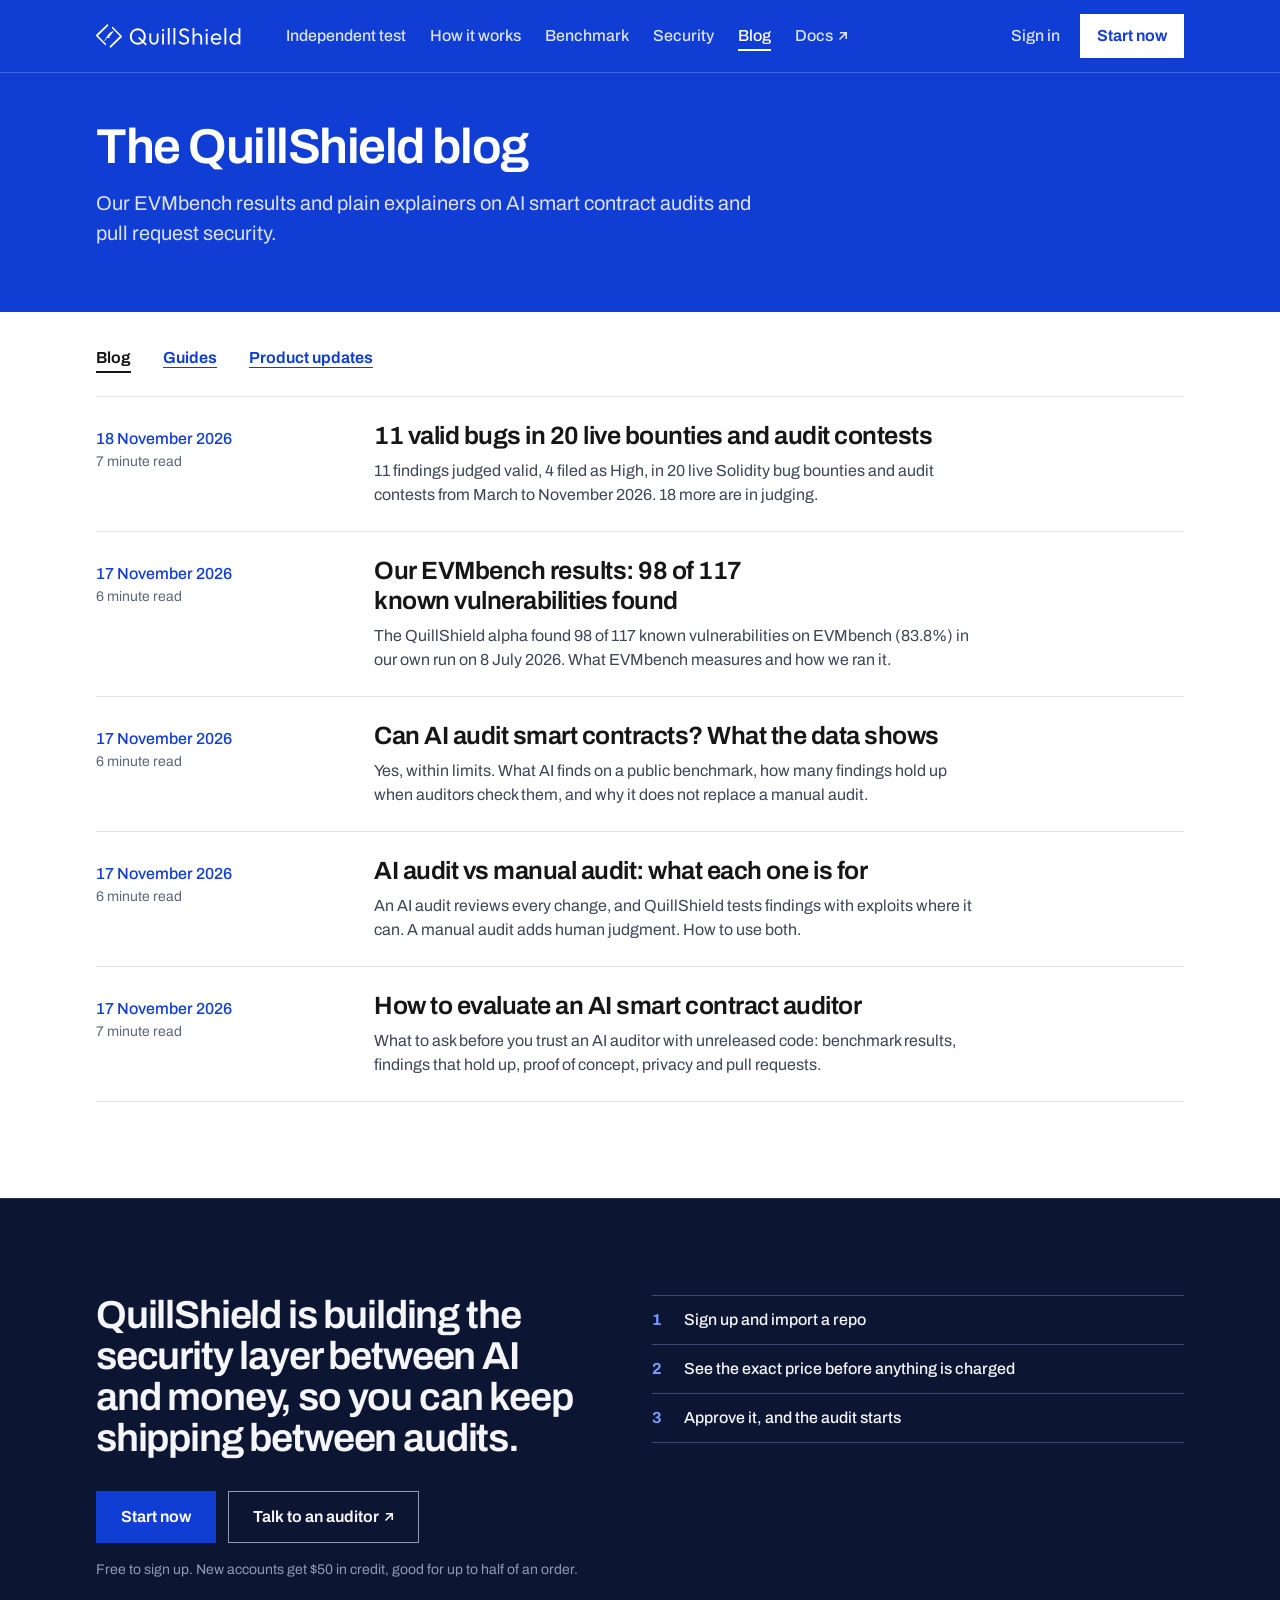
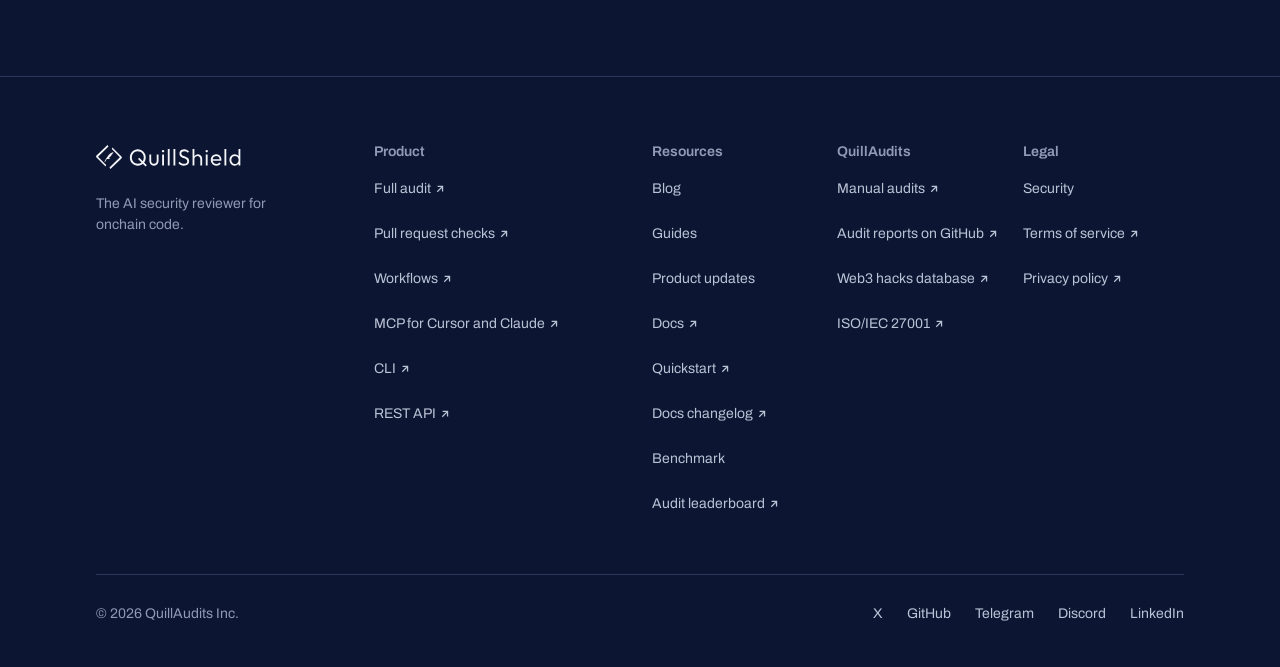
<file: blog/index.html>
<!doctype html>
<html lang="en">
<head>
<meta charset="utf-8">
<meta name="viewport" content="width=device-width, initial-scale=1">
<script>
(function(){var d=document.documentElement;d.classList.add('js');
try{if(!window.matchMedia('(prefers-reduced-motion: reduce)').matches){d.classList.add('anim');
setTimeout(function(){d.classList.remove('anim')},7000)}}catch(e){}})();
</script>
<title>QuillShield blog: benchmark results and security notes</title>
<meta name="description" content="Our EVMbench results and plain explainers on AI smart contract audits and pull request security, from the team that builds QuillShield.">
<link rel="canonical" href="https://shield.quillaudits.com/blog/">
<meta name="robots" content="noindex">
<meta name="color-scheme" content="light">
<meta name="theme-color" content="#103DD3">
<meta property="og:type" content="website">
<meta property="og:site_name" content="QuillShield">
<meta property="og:locale" content="en_US">
<meta property="og:url" content="https://shield.quillaudits.com/blog/">
<meta property="og:title" content="QuillShield blog: benchmark results and security notes">
<meta property="og:description" content="Our EVMbench results and plain explainers on AI smart contract audits and pull request security, from the team that builds QuillShield.">
<meta property="og:image" content="https://rkg-eth.github.io/quillshield/og.png">
<meta property="og:image:type" content="image/png">
<meta property="og:image:width" content="1200">
<meta property="og:image:height" content="630">
<meta property="og:image:alt" content="QuillShield. The AI security reviewer for onchain code. AI agents that review every pull request, starting from a full audit.">
<meta name="twitter:card" content="summary_large_image">
<meta name="twitter:site" content="@QuillAudits_AI">
<meta name="twitter:title" content="QuillShield blog: benchmark results and security notes">
<meta name="twitter:description" content="Our EVMbench results and plain explainers on AI smart contract audits and pull request security, from the team that builds QuillShield.">
<meta name="twitter:image" content="https://rkg-eth.github.io/quillshield/og.png">
<meta name="twitter:image:alt" content="QuillShield. The AI security reviewer for onchain code. AI agents that review every pull request, starting from a full audit.">
<link rel="alternate" type="application/atom+xml" title="QuillShield blog" href="../blog/feed.xml">
<link rel="icon" href="../favicon.svg" type="image/svg+xml">
<link rel="icon" href="../favicon.ico" sizes="32x32">
<link rel="apple-touch-icon" href="../apple-touch-icon.png">
<link rel="preload" href="../archivo.woff2" as="font" type="font/woff2" crossorigin>
<link rel="stylesheet" href="../site.css?v=7cbb2839">
<script src="../motion.js?v=b346b1ef" defer></script>
<script type="application/ld+json">{"@context":"https://schema.org","@graph":[{"@type":"Blog","@id":"https://shield.quillaudits.com/blog/#blog","name":"QuillShield blog","url":"https://shield.quillaudits.com/blog/","publisher":{"@type":"Organization","@id":"https://www.quillaudits.com/#organization","name":"QuillAudits","url":"https://www.quillaudits.com/","logo":{"@type":"ImageObject","url":"https://www.quillaudits.com/logo/quillaudits-full.svg"}}}]}</script>
</head>
<body class="t-light">
<a class="skip" href="#main">Skip to content</a>

<header class="nav t-blue" id="nav">
  <div class="wrap nav__in">
    <a class="logo" href="../" aria-label="QuillShield home">
      <svg xmlns="http://www.w3.org/2000/svg" viewBox="0 0 146 24" fill="currentColor" role="img" aria-label="QuillShield"><path d="M25.4609 13.4607L14.4305 24L13.4551 22.5103L23.885 12.2317V12.1945L15.8187 4.07584L16.419 2.39999L25.9486 12.12L25.4609 13.4607Z"/><path d="M0.451573 10.5766L11.5151 0L12.4935 1.48966L2.03208 11.8055V11.8428L10.1604 19.9242L9.55829 21.6L0 11.9172L0.451573 10.5766Z"/><path d="M8.40918 17.04C8.52165 16.6432 8.67162 16.2861 8.82156 15.929C9.45892 14.5404 10.1251 13.3104 11.0624 12.1598C12.2996 10.6917 13.458 9.12869 15.0654 8.10365C15.7948 7.63846 16.7439 7.24918 17.5312 6.97145C17.4562 7.01112 17.5687 6.93178 17.5312 6.97145L17.1587 7.63846C16.6831 8.41385 16.3978 8.9954 15.9448 9.66015C15.9073 9.73949 15.8698 9.73949 15.7948 9.73949C15.4949 9.81884 15.1575 9.8982 14.8201 9.8982C14.9326 10.0569 15.12 10.1363 15.27 10.2156C15.345 10.2553 15.4949 10.2553 15.5324 10.3743C15.5324 10.4537 15.4199 10.5727 15.3825 10.6521C15.3075 10.8504 15.1575 10.9695 14.9701 11.0091C14.6701 11.0885 14.3702 11.1679 14.0328 11.1679C14.0328 11.2472 14.0703 11.2472 14.1078 11.2869C14.2952 11.4456 14.5202 11.5646 14.7451 11.644C14.8201 11.6837 14.8201 11.7233 14.7826 11.8027C14.7076 12.0011 14.5576 12.0804 14.3702 12.1201C13.8828 12.2788 13.3954 12.3978 12.908 12.4375H12.8706C12.983 12.5565 13.0955 12.6359 13.208 12.7153C13.4329 12.8343 13.6579 12.9136 13.9203 12.993C13.9578 12.993 13.9953 13.0327 13.9578 13.0723C13.7703 13.3501 13.5829 13.6278 13.3205 13.8262C13.133 14.0246 12.908 14.0246 12.6456 14.0246H11.7833C11.5584 14.0246 11.3335 14.0246 11.1085 14.0642C10.921 14.1039 10.7711 14.1833 10.6586 14.342C10.2837 14.7784 10.0588 15.3339 9.79634 15.8497L9.68386 16.0877C9.60887 16.4052 9.42142 16.5639 9.15898 16.6829C8.93405 16.7226 8.67162 16.8813 8.40918 17.04Z"/><path d="M41.829 20.629Q40.145 20.629 38.696 20.001Q37.246 19.372 36.158 18.252Q35.07 17.131 34.462 15.648Q33.854 14.165 33.854 12.465Q33.854 10.756 34.458 9.285Q35.062 7.814 36.142 6.702Q37.223 5.589 38.661 4.968Q40.1 4.347 41.783 4.347Q43.466 4.347 44.909 4.968Q46.351 5.589 47.435 6.702Q48.518 7.814 49.126 9.296Q49.735 10.779 49.735 12.488Q49.735 14.188 49.131 15.671Q48.527 17.154 47.446 18.263Q46.366 19.372 44.931 20.001Q43.497 20.629 41.829 20.629ZM49.569 21.525 42.02 13.977 43.251 12.746 50.8 20.294ZM41.783 18.788Q43.529 18.788 44.87 17.97Q46.211 17.151 46.982 15.724Q47.754 14.297 47.754 12.465Q47.754 11.103 47.31 9.958Q46.867 8.813 46.065 7.964Q45.264 7.115 44.177 6.651Q43.091 6.188 41.783 6.188Q40.051 6.188 38.71 6.995Q37.369 7.802 36.602 9.218Q35.834 10.633 35.834 12.465Q35.834 13.828 36.278 14.991Q36.722 16.155 37.516 17.001Q38.311 17.847 39.404 18.318Q40.497 18.788 41.783 18.788Z M57.955 20.629Q56.623 20.629 55.576 20.024Q54.528 19.418 53.943 18.35Q53.357 17.281 53.357 15.873V9.58H55.198V15.794Q55.198 16.733 55.53 17.423Q55.862 18.113 56.489 18.492Q57.116 18.871 57.959 18.871Q59.243 18.871 59.977 18.043Q60.711 17.214 60.711 15.794V9.58H62.552V15.874Q62.552 17.283 61.966 18.358Q61.381 19.432 60.346 20.031Q59.31 20.629 57.955 20.629Z M66.131 20.4V9.58H67.972V20.4ZM67.047 7.333Q66.535 7.333 66.193 6.975Q65.851 6.617 65.851 6.105Q65.851 5.584 66.193 5.234Q66.535 4.885 67.047 4.885Q67.583 4.885 67.922 5.234Q68.261 5.584 68.261 6.105Q68.261 6.617 67.922 6.975Q67.583 7.333 67.047 7.333Z M71.809 20.4V4.118H73.65V20.4Z M77.479 20.4V4.118H79.319V20.4Z M87.914 20.629Q86.056 20.629 84.728 19.938Q83.4 19.246 82.389 17.961L83.703 16.656Q84.479 17.746 85.507 18.293Q86.534 18.84 87.988 18.84Q89.454 18.84 90.351 18.187Q91.249 17.535 91.249 16.384Q91.249 15.471 90.824 14.894Q90.399 14.317 89.702 13.946Q89.005 13.576 88.17 13.287Q87.336 12.998 86.501 12.666Q85.667 12.333 84.97 11.834Q84.273 11.334 83.848 10.546Q83.423 9.757 83.423 8.538Q83.423 7.23 84.061 6.294Q84.699 5.358 85.804 4.852Q86.909 4.347 88.306 4.347Q89.852 4.347 91.07 4.948Q92.288 5.549 93.084 6.554L91.77 7.859Q91.048 7.003 90.21 6.57Q89.371 6.136 88.263 6.136Q86.935 6.136 86.143 6.737Q85.352 7.338 85.352 8.415Q85.352 9.259 85.777 9.783Q86.202 10.307 86.899 10.659Q87.596 11.011 88.431 11.299Q89.265 11.586 90.099 11.93Q90.934 12.273 91.631 12.799Q92.328 13.324 92.753 14.15Q93.178 14.976 93.178 16.232Q93.178 18.308 91.758 19.468Q90.338 20.629 87.914 20.629Z M104.323 20.4V14.074Q104.323 12.743 103.518 11.904Q102.712 11.065 101.41 11.065Q100.524 11.065 99.846 11.45Q99.168 11.835 98.783 12.511Q98.398 13.186 98.398 14.065L97.602 13.619Q97.602 12.385 98.165 11.425Q98.727 10.464 99.707 9.908Q100.688 9.351 101.927 9.351Q103.167 9.351 104.124 9.909Q105.082 10.467 105.623 11.453Q106.164 12.439 106.164 13.73V20.4ZM96.557 20.4V4.118H98.398V20.4Z M109.775 20.4V9.58H111.616V20.4ZM110.691 7.333Q110.179 7.333 109.837 6.975Q109.495 6.617 109.495 6.105Q109.495 5.584 109.837 5.234Q110.179 4.885 110.691 4.885Q111.226 4.885 111.566 5.234Q111.905 5.584 111.905 6.105Q111.905 6.617 111.566 6.975Q111.226 7.333 110.691 7.333Z M120.457 20.629Q118.834 20.629 117.543 19.893Q116.252 19.158 115.502 17.874Q114.752 16.59 114.752 14.981Q114.752 13.381 115.486 12.109Q116.22 10.836 117.488 10.094Q118.756 9.351 120.319 9.351Q121.811 9.351 122.956 10.031Q124.101 10.71 124.755 11.904Q125.409 13.098 125.409 14.635Q125.409 14.841 125.383 15.093Q125.357 15.345 125.297 15.671H116.043V14.134H124.31L123.645 14.709Q123.651 13.573 123.248 12.757Q122.844 11.941 122.094 11.493Q121.344 11.045 120.282 11.045Q119.166 11.045 118.331 11.531Q117.497 12.016 117.034 12.88Q116.572 13.745 116.572 14.921Q116.572 16.115 117.057 17.014Q117.543 17.912 118.427 18.409Q119.312 18.906 120.477 18.906Q121.418 18.906 122.217 18.565Q123.016 18.224 123.571 17.558L124.753 18.754Q123.986 19.659 122.863 20.144Q121.739 20.629 120.457 20.629Z M128.45 20.4V4.118H130.291V20.4Z M138.714 20.629Q137.217 20.629 136.024 19.887Q134.831 19.144 134.136 17.871Q133.441 16.599 133.441 15.01Q133.441 13.398 134.135 12.124Q134.829 10.851 136.025 10.101Q137.22 9.351 138.714 9.351Q139.93 9.351 140.917 9.85Q141.903 10.35 142.531 11.246Q143.159 12.142 143.254 13.324V16.647Q143.151 17.812 142.538 18.713Q141.926 19.613 140.937 20.121Q139.948 20.629 138.714 20.629ZM139.023 18.891Q140.099 18.891 140.908 18.392Q141.716 17.893 142.172 17.016Q142.627 16.138 142.627 14.998Q142.627 13.836 142.166 12.96Q141.705 12.084 140.894 11.586Q140.082 11.088 139.004 11.088Q137.927 11.088 137.105 11.588Q136.283 12.087 135.808 12.965Q135.333 13.843 135.333 14.99Q135.333 16.129 135.806 17.013Q136.278 17.897 137.115 18.394Q137.951 18.891 139.023 18.891ZM144.359 20.4H142.518V17.497L142.876 14.844L142.518 12.23V4.118H144.359Z"/></svg>
    </a>
    <nav class="nav__links" aria-label="Primary">
      <a href="../#findings">Independent test</a>
      <a href="../#how">How it works</a>
      <a href="../#benchmark">Benchmark</a>
      <a href="../#code">Security</a>
      <a href="../blog/" aria-current="page">Blog</a>
      <a class="ext" href="https://www.quillaudits.com/quillshield" target="_blank" rel="noopener" title="Opens in a new tab">Docs</a>
    </nav>
    <div class="nav__cta">
      <a class="nav__signin" href="https://shield.quillaudits.com/login">Sign in</a>
      <a class="btn btn--primary btn--sm" href="https://shield.quillaudits.com/register">Start now</a>
      <details class="menu">
        <summary><span class="menu__lab">Menu</span><span class="menu__lab menu__lab--x">Close</span></summary>
        <nav class="menu__panel" aria-label="Primary">
          <a class="menu__start" href="https://shield.quillaudits.com/register">Start now</a>
          <a href="../#findings">Independent test</a>
          <a href="../#how">How it works</a>
          <a href="../#benchmark">Benchmark</a>
          <a href="../#code">Security</a>
          <a href="../blog/" aria-current="page">Blog</a>
          <a class="ext" href="https://www.quillaudits.com/quillshield" target="_blank" rel="noopener" title="Opens in a new tab">Docs</a>
          <a class="ext" href="https://calendly.com/akshadh-a-quillaudits/30min" target="_blank" rel="noopener" title="Opens in a new tab">Talk to an auditor</a>
          <a class="menu__signin" href="https://shield.quillaudits.com/login">Sign in</a>
        </nav>
      </details>
    </div>
  </div>
</header>
<script>
(function(){
  var d=document, m=d.querySelector('.menu');
  if(!m){return}
  var s=m.querySelector('summary');
  function shut(back){if(m.open){m.open=false;if(back){s.focus()}}}
  /* the phone menu closes after a choice, on Escape, on a press outside it and when focus leaves it */
  m.addEventListener('click',function(e){if(e.target.closest('.menu__panel a')){shut()}});
  d.addEventListener('keydown',function(e){if(e.key==='Escape'&&m.open){shut(true)}});
  d.addEventListener('pointerdown',function(e){if(m.open&&!m.contains(e.target)){shut()}});
  m.addEventListener('focusout',function(e){if(m.open&&e.relatedTarget&&!m.contains(e.relatedTarget)){shut()}});
  /* a table or a code block is a Tab stop only while it scrolls sideways */
  d.addEventListener('DOMContentLoaded',function(){
    var sc=[].slice.call(d.querySelectorAll('.tscroll,.prose pre'));
    function tab(){sc.forEach(function(x){if(x.scrollWidth>x.clientWidth+1){x.setAttribute('tabindex','0')}else{x.removeAttribute('tabindex')}})}
    if(sc.length){tab();window.addEventListener('resize',tab);if(d.fonts&&d.fonts.ready){d.fonts.ready.then(tab)}}
  });
})();
</script>

<main id="main">
<header class="phead t-blue">
  <div class="wrap">
    <h1>The QuillShield blog</h1>
    <p class="lede">Our EVMbench results and plain explainers on AI smart contract audits and pull request security.</p>
  </div>
</header>
<div class="list">
  <div class="wrap">
    <nav class="switch" aria-label="Blog, guides and product updates"><a class="tlink" href="../blog/" aria-current="page">Blog</a><a class="tlink" href="../guides/">Guides</a><a class="tlink" href="../updates/">Product updates</a></nav>
    <ul class="rows">
      <li class="row rail"><p class="rail__k row__k"><time datetime="2026-11-18">18 November 2026</time> <span class="row__m">7 minute read</span></p><div class="rail__b"><h2 class="row__t"><a href="../blog/bug-bounty-and-contest-results/"><span>11 valid bugs in 20 live bounties and audit contests</span></a></h2><p class="row__s">11 findings judged valid, 4 filed as High, in 20 live Solidity bug bounties and audit contests from March to November 2026. 18 more are in judging.</p></div></li>
      <li class="row rail"><p class="rail__k row__k"><time datetime="2026-11-17">17 November 2026</time> <span class="row__m">6 minute read</span></p><div class="rail__b"><h2 class="row__t"><a href="../blog/evmbench-results/"><span>Our EVMbench results: 98&nbsp;of&nbsp;117 known vulnerabilities found</span></a></h2><p class="row__s">The QuillShield alpha found 98 of 117 known vulnerabilities on EVMbench (83.8%) in our own run on 8 July 2026. What EVMbench measures and how we ran it.</p></div></li>
      <li class="row rail"><p class="rail__k row__k"><time datetime="2026-11-17">17 November 2026</time> <span class="row__m">6 minute read</span></p><div class="rail__b"><h2 class="row__t"><a href="../blog/can-ai-audit-smart-contracts/"><span>Can AI audit smart contracts? What the data shows</span></a></h2><p class="row__s">Yes, within limits. What AI finds on a public benchmark, how many findings hold up when auditors check them, and why it does not replace a manual audit.</p></div></li>
      <li class="row rail"><p class="rail__k row__k"><time datetime="2026-11-17">17 November 2026</time> <span class="row__m">6 minute read</span></p><div class="rail__b"><h2 class="row__t"><a href="../blog/ai-audit-vs-manual-audit/"><span>AI audit vs manual audit: what each one is for</span></a></h2><p class="row__s">An AI audit reviews every change, and QuillShield tests findings with exploits where it can. A manual audit adds human judgment. How to use both.</p></div></li>
      <li class="row rail"><p class="rail__k row__k"><time datetime="2026-11-17">17 November 2026</time> <span class="row__m">7 minute read</span></p><div class="rail__b"><h2 class="row__t"><a href="../blog/evaluate-ai-smart-contract-auditor/"><span>How to evaluate an AI smart contract auditor</span></a></h2><p class="row__s">What to ask before you trust an AI auditor with unreleased code: benchmark results, findings that hold up, proof of concept, privacy and pull requests.</p></div></li>
    </ul>
  </div>
</div>
<section class="sec sec--band close t-dark" aria-label="Get started">
  <div class="wrap close__grid">
    <div class="close__main">
      <p class="close__t">QuillShield is building the security layer between AI and money, so you can keep shipping between audits.</p>
      <div class="close__cta">
        <a class="btn btn--primary" href="https://shield.quillaudits.com/register">Start now</a>
        <a class="btn btn--ghost ext" href="https://calendly.com/akshadh-a-quillaudits/30min" target="_blank" rel="noopener" title="Opens in a new tab">Talk to an auditor</a>
      </div>
      <p class="close__note">Free to sign up. New accounts get $50 in credit, good for up to half of an order.</p>
    </div>
    <ol class="start" aria-label="How to start">
      <li><span class="start__n num">1</span><span>Sign up and import a repo</span></li>
      <li><span class="start__n num">2</span><span>See the exact price before anything is charged</span></li>
      <li><span class="start__n num">3</span><span>Approve it, and the audit starts</span></li>
    </ol>
  </div>
</section>
</main>

<footer class="foot t-dark">
  <div class="wrap">
    <nav class="foot__top" aria-label="Footer">
      <div class="foot__brand">
        <a class="logo" href="../" aria-label="QuillShield home">
          <svg xmlns="http://www.w3.org/2000/svg" viewBox="0 0 146 24" fill="currentColor" aria-hidden="true"><path d="M25.4609 13.4607L14.4305 24L13.4551 22.5103L23.885 12.2317V12.1945L15.8187 4.07584L16.419 2.39999L25.9486 12.12L25.4609 13.4607Z"/><path d="M0.451573 10.5766L11.5151 0L12.4935 1.48966L2.03208 11.8055V11.8428L10.1604 19.9242L9.55829 21.6L0 11.9172L0.451573 10.5766Z"/><path d="M8.40918 17.04C8.52165 16.6432 8.67162 16.2861 8.82156 15.929C9.45892 14.5404 10.1251 13.3104 11.0624 12.1598C12.2996 10.6917 13.458 9.12869 15.0654 8.10365C15.7948 7.63846 16.7439 7.24918 17.5312 6.97145C17.4562 7.01112 17.5687 6.93178 17.5312 6.97145L17.1587 7.63846C16.6831 8.41385 16.3978 8.9954 15.9448 9.66015C15.9073 9.73949 15.8698 9.73949 15.7948 9.73949C15.4949 9.81884 15.1575 9.8982 14.8201 9.8982C14.9326 10.0569 15.12 10.1363 15.27 10.2156C15.345 10.2553 15.4949 10.2553 15.5324 10.3743C15.5324 10.4537 15.4199 10.5727 15.3825 10.6521C15.3075 10.8504 15.1575 10.9695 14.9701 11.0091C14.6701 11.0885 14.3702 11.1679 14.0328 11.1679C14.0328 11.2472 14.0703 11.2472 14.1078 11.2869C14.2952 11.4456 14.5202 11.5646 14.7451 11.644C14.8201 11.6837 14.8201 11.7233 14.7826 11.8027C14.7076 12.0011 14.5576 12.0804 14.3702 12.1201C13.8828 12.2788 13.3954 12.3978 12.908 12.4375H12.8706C12.983 12.5565 13.0955 12.6359 13.208 12.7153C13.4329 12.8343 13.6579 12.9136 13.9203 12.993C13.9578 12.993 13.9953 13.0327 13.9578 13.0723C13.7703 13.3501 13.5829 13.6278 13.3205 13.8262C13.133 14.0246 12.908 14.0246 12.6456 14.0246H11.7833C11.5584 14.0246 11.3335 14.0246 11.1085 14.0642C10.921 14.1039 10.7711 14.1833 10.6586 14.342C10.2837 14.7784 10.0588 15.3339 9.79634 15.8497L9.68386 16.0877C9.60887 16.4052 9.42142 16.5639 9.15898 16.6829C8.93405 16.7226 8.67162 16.8813 8.40918 17.04Z"/><path d="M41.829 20.629Q40.145 20.629 38.696 20.001Q37.246 19.372 36.158 18.252Q35.07 17.131 34.462 15.648Q33.854 14.165 33.854 12.465Q33.854 10.756 34.458 9.285Q35.062 7.814 36.142 6.702Q37.223 5.589 38.661 4.968Q40.1 4.347 41.783 4.347Q43.466 4.347 44.909 4.968Q46.351 5.589 47.435 6.702Q48.518 7.814 49.126 9.296Q49.735 10.779 49.735 12.488Q49.735 14.188 49.131 15.671Q48.527 17.154 47.446 18.263Q46.366 19.372 44.931 20.001Q43.497 20.629 41.829 20.629ZM49.569 21.525 42.02 13.977 43.251 12.746 50.8 20.294ZM41.783 18.788Q43.529 18.788 44.87 17.97Q46.211 17.151 46.982 15.724Q47.754 14.297 47.754 12.465Q47.754 11.103 47.31 9.958Q46.867 8.813 46.065 7.964Q45.264 7.115 44.177 6.651Q43.091 6.188 41.783 6.188Q40.051 6.188 38.71 6.995Q37.369 7.802 36.602 9.218Q35.834 10.633 35.834 12.465Q35.834 13.828 36.278 14.991Q36.722 16.155 37.516 17.001Q38.311 17.847 39.404 18.318Q40.497 18.788 41.783 18.788Z M57.955 20.629Q56.623 20.629 55.576 20.024Q54.528 19.418 53.943 18.35Q53.357 17.281 53.357 15.873V9.58H55.198V15.794Q55.198 16.733 55.53 17.423Q55.862 18.113 56.489 18.492Q57.116 18.871 57.959 18.871Q59.243 18.871 59.977 18.043Q60.711 17.214 60.711 15.794V9.58H62.552V15.874Q62.552 17.283 61.966 18.358Q61.381 19.432 60.346 20.031Q59.31 20.629 57.955 20.629Z M66.131 20.4V9.58H67.972V20.4ZM67.047 7.333Q66.535 7.333 66.193 6.975Q65.851 6.617 65.851 6.105Q65.851 5.584 66.193 5.234Q66.535 4.885 67.047 4.885Q67.583 4.885 67.922 5.234Q68.261 5.584 68.261 6.105Q68.261 6.617 67.922 6.975Q67.583 7.333 67.047 7.333Z M71.809 20.4V4.118H73.65V20.4Z M77.479 20.4V4.118H79.319V20.4Z M87.914 20.629Q86.056 20.629 84.728 19.938Q83.4 19.246 82.389 17.961L83.703 16.656Q84.479 17.746 85.507 18.293Q86.534 18.84 87.988 18.84Q89.454 18.84 90.351 18.187Q91.249 17.535 91.249 16.384Q91.249 15.471 90.824 14.894Q90.399 14.317 89.702 13.946Q89.005 13.576 88.17 13.287Q87.336 12.998 86.501 12.666Q85.667 12.333 84.97 11.834Q84.273 11.334 83.848 10.546Q83.423 9.757 83.423 8.538Q83.423 7.23 84.061 6.294Q84.699 5.358 85.804 4.852Q86.909 4.347 88.306 4.347Q89.852 4.347 91.07 4.948Q92.288 5.549 93.084 6.554L91.77 7.859Q91.048 7.003 90.21 6.57Q89.371 6.136 88.263 6.136Q86.935 6.136 86.143 6.737Q85.352 7.338 85.352 8.415Q85.352 9.259 85.777 9.783Q86.202 10.307 86.899 10.659Q87.596 11.011 88.431 11.299Q89.265 11.586 90.099 11.93Q90.934 12.273 91.631 12.799Q92.328 13.324 92.753 14.15Q93.178 14.976 93.178 16.232Q93.178 18.308 91.758 19.468Q90.338 20.629 87.914 20.629Z M104.323 20.4V14.074Q104.323 12.743 103.518 11.904Q102.712 11.065 101.41 11.065Q100.524 11.065 99.846 11.45Q99.168 11.835 98.783 12.511Q98.398 13.186 98.398 14.065L97.602 13.619Q97.602 12.385 98.165 11.425Q98.727 10.464 99.707 9.908Q100.688 9.351 101.927 9.351Q103.167 9.351 104.124 9.909Q105.082 10.467 105.623 11.453Q106.164 12.439 106.164 13.73V20.4ZM96.557 20.4V4.118H98.398V20.4Z M109.775 20.4V9.58H111.616V20.4ZM110.691 7.333Q110.179 7.333 109.837 6.975Q109.495 6.617 109.495 6.105Q109.495 5.584 109.837 5.234Q110.179 4.885 110.691 4.885Q111.226 4.885 111.566 5.234Q111.905 5.584 111.905 6.105Q111.905 6.617 111.566 6.975Q111.226 7.333 110.691 7.333Z M120.457 20.629Q118.834 20.629 117.543 19.893Q116.252 19.158 115.502 17.874Q114.752 16.59 114.752 14.981Q114.752 13.381 115.486 12.109Q116.22 10.836 117.488 10.094Q118.756 9.351 120.319 9.351Q121.811 9.351 122.956 10.031Q124.101 10.71 124.755 11.904Q125.409 13.098 125.409 14.635Q125.409 14.841 125.383 15.093Q125.357 15.345 125.297 15.671H116.043V14.134H124.31L123.645 14.709Q123.651 13.573 123.248 12.757Q122.844 11.941 122.094 11.493Q121.344 11.045 120.282 11.045Q119.166 11.045 118.331 11.531Q117.497 12.016 117.034 12.88Q116.572 13.745 116.572 14.921Q116.572 16.115 117.057 17.014Q117.543 17.912 118.427 18.409Q119.312 18.906 120.477 18.906Q121.418 18.906 122.217 18.565Q123.016 18.224 123.571 17.558L124.753 18.754Q123.986 19.659 122.863 20.144Q121.739 20.629 120.457 20.629Z M128.45 20.4V4.118H130.291V20.4Z M138.714 20.629Q137.217 20.629 136.024 19.887Q134.831 19.144 134.136 17.871Q133.441 16.599 133.441 15.01Q133.441 13.398 134.135 12.124Q134.829 10.851 136.025 10.101Q137.22 9.351 138.714 9.351Q139.93 9.351 140.917 9.85Q141.903 10.35 142.531 11.246Q143.159 12.142 143.254 13.324V16.647Q143.151 17.812 142.538 18.713Q141.926 19.613 140.937 20.121Q139.948 20.629 138.714 20.629ZM139.023 18.891Q140.099 18.891 140.908 18.392Q141.716 17.893 142.172 17.016Q142.627 16.138 142.627 14.998Q142.627 13.836 142.166 12.96Q141.705 12.084 140.894 11.586Q140.082 11.088 139.004 11.088Q137.927 11.088 137.105 11.588Q136.283 12.087 135.808 12.965Q135.333 13.843 135.333 14.99Q135.333 16.129 135.806 17.013Q136.278 17.897 137.115 18.394Q137.951 18.891 139.023 18.891ZM144.359 20.4H142.518V17.497L142.876 14.844L142.518 12.23V4.118H144.359Z"/></svg>
        </a>
        <p class="foot__tag">The AI security reviewer for onchain code.</p>
      </div>
      <div>
        <p class="foot__h" id="fh-product">Product</p>
        <ul aria-labelledby="fh-product">
          <li><a class="ext" href="https://www.quillaudits.com/quillshield/guides/guides/run-an-audit" target="_blank" rel="noopener" title="Opens in a new tab">Full audit</a></li>
          <li><a class="ext" href="https://www.quillaudits.com/quillshield/guides/guides/ci-cd-checks" target="_blank" rel="noopener" title="Opens in a new tab">Pull request checks</a></li>
          <li><a class="ext" href="https://www.quillaudits.com/quillshield/guides/guides/workflows" target="_blank" rel="noopener" title="Opens in a new tab">Workflows</a></li>
          <li><a class="ext" href="https://www.quillaudits.com/quillshield/developers/mcp-for-cursor-and-claude" target="_blank" rel="noopener" title="Opens in a new tab">MCP for Cursor and Claude</a></li>
          <li><a class="ext" href="https://www.quillaudits.com/quillshield/developers/cli-install-and-init" target="_blank" rel="noopener" title="Opens in a new tab">CLI</a></li>
          <li><a class="ext" href="https://www.quillaudits.com/quillshield/developers/developers" target="_blank" rel="noopener" title="Opens in a new tab">REST API</a></li>
        </ul>
      </div>
      <div>
        <p class="foot__h" id="fh-resources">Resources</p>
        <ul aria-labelledby="fh-resources">
          <li><a href="../blog/">Blog</a></li>
          <li><a href="../guides/">Guides</a></li>
          <li><a href="../updates/">Product updates</a></li>
          <li><a class="ext" href="https://www.quillaudits.com/quillshield" target="_blank" rel="noopener" title="Opens in a new tab">Docs</a></li>
          <li><a class="ext" href="https://www.quillaudits.com/quillshield/guides/getting-started/quickstart" target="_blank" rel="noopener" title="Opens in a new tab">Quickstart</a></li>
          <li><a class="ext" href="https://www.quillaudits.com/quillshield/changelog" target="_blank" rel="noopener" title="Opens in a new tab">Docs changelog</a></li>
          <li><a href="../#benchmark">Benchmark</a></li>
          <li><a class="ext" href="https://www.quillaudits.com/leaderboard" target="_blank" rel="noopener" title="Opens in a new tab">Audit leaderboard</a></li>
        </ul>
      </div>
      <div>
        <p class="foot__h" id="fh-quillaudits">QuillAudits</p>
        <ul aria-labelledby="fh-quillaudits">
          <li><a class="ext" href="https://www.quillaudits.com/smart-contract-audit" target="_blank" rel="noopener" title="Opens in a new tab">Manual audits</a></li>
          <li><a class="ext" href="https://github.com/Quillhash/QuillAudit_smart_contract_audit_Reports" target="_blank" rel="noopener" title="Opens in a new tab">Audit reports on GitHub</a></li>
          <li><a class="ext" href="https://www.quillaudits.com/web3-hacks-database" target="_blank" rel="noopener" title="Opens in a new tab">Web3 hacks database</a></li>
          <li><a class="ext" href="https://www.quillaudits.com/blog/web3-security/quillaudits-iso-certified" target="_blank" rel="noopener" title="Opens in a new tab">ISO/IEC 27001</a></li>
        </ul>
      </div>
      <div>
        <p class="foot__h" id="fh-legal">Legal</p>
        <ul aria-labelledby="fh-legal">
          <li><a href="../#code">Security</a></li>
          <li><a class="ext" href="https://shield.quillaudits.com/terms" target="_blank" rel="noopener" title="Opens in a new tab">Terms of service</a></li>
          <li><a class="ext" href="https://shield.quillaudits.com/privacy" target="_blank" rel="noopener" title="Opens in a new tab">Privacy policy</a></li>
        </ul>
      </div>
    </nav>
    <div class="foot__bot">
      <p>© 2026 QuillAudits Inc.</p>
      <div class="foot__soc">
        <a class="ext xs" href="https://x.com/QuillAudits_AI" target="_blank" rel="noopener" title="Opens in a new tab">X</a>
        <a class="ext" href="https://github.com/quillaudits" target="_blank" rel="noopener" title="Opens in a new tab">GitHub</a>
        <a class="ext" href="https://telegram.me/quillaudits" target="_blank" rel="noopener" title="Opens in a new tab">Telegram</a>
        <a class="ext" href="https://discord.gg/C6M2eQZagw" target="_blank" rel="noopener" title="Opens in a new tab">Discord</a>
        <a class="ext" href="https://www.linkedin.com/company/quillaudits" target="_blank" rel="noopener" title="Opens in a new tab">LinkedIn</a>
      </div>
    </div>
  </div>
</footer>
</body>
</html>
</file>
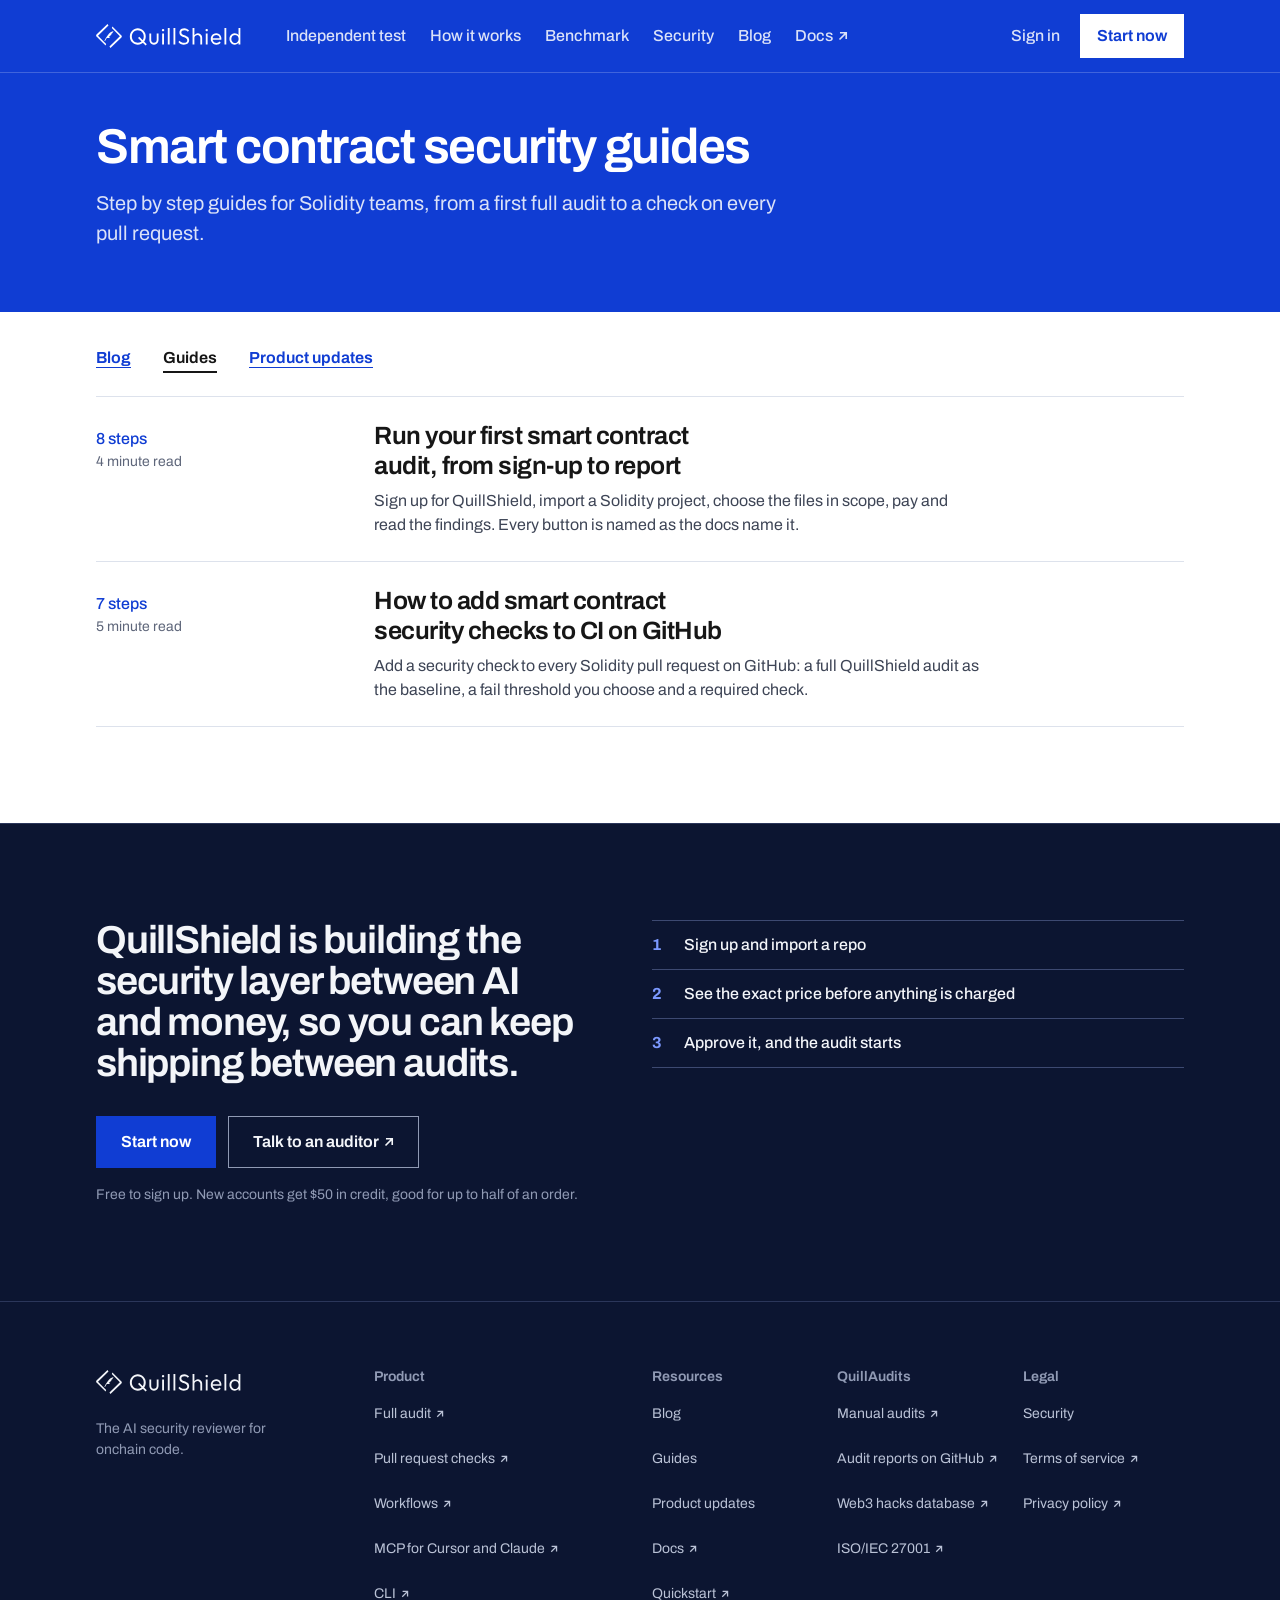
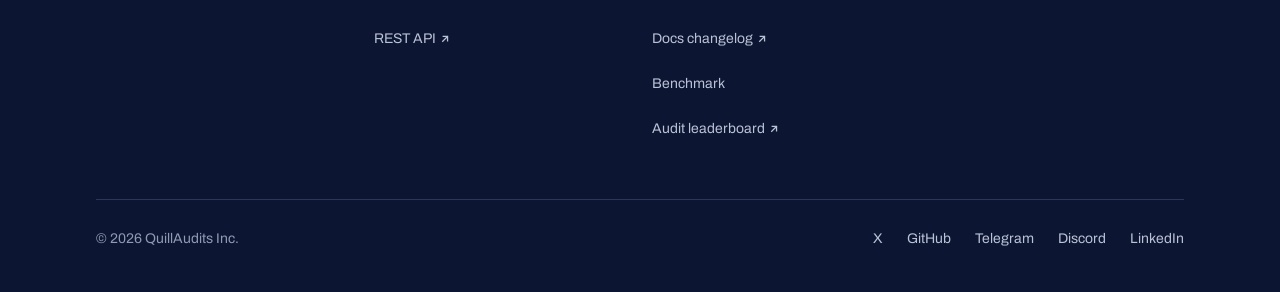
<file: guides/index.html>
<!doctype html>
<html lang="en">
<head>
<meta charset="utf-8">
<meta name="viewport" content="width=device-width, initial-scale=1">
<script>
(function(){var d=document.documentElement;d.classList.add('js');
try{if(!window.matchMedia('(prefers-reduced-motion: reduce)').matches){d.classList.add('anim');
setTimeout(function(){d.classList.remove('anim')},7000)}}catch(e){}})();
</script>
<title>Smart contract security guides from QuillShield</title>
<meta name="description" content="Step by step guides for Solidity teams: run a first full smart contract audit, then add a security check to every pull request on GitHub.">
<link rel="canonical" href="https://shield.quillaudits.com/guides/">
<meta name="robots" content="noindex">
<meta name="color-scheme" content="light">
<meta name="theme-color" content="#103DD3">
<meta property="og:type" content="website">
<meta property="og:site_name" content="QuillShield">
<meta property="og:locale" content="en_US">
<meta property="og:url" content="https://shield.quillaudits.com/guides/">
<meta property="og:title" content="Smart contract security guides from QuillShield">
<meta property="og:description" content="Step by step guides for Solidity teams: run a first full smart contract audit, then add a security check to every pull request on GitHub.">
<meta property="og:image" content="https://rkg-eth.github.io/quillshield/og.png">
<meta property="og:image:type" content="image/png">
<meta property="og:image:width" content="1200">
<meta property="og:image:height" content="630">
<meta property="og:image:alt" content="QuillShield. The AI security reviewer for onchain code. AI agents that review every pull request, starting from a full audit.">
<meta name="twitter:card" content="summary_large_image">
<meta name="twitter:site" content="@QuillAudits_AI">
<meta name="twitter:title" content="Smart contract security guides from QuillShield">
<meta name="twitter:description" content="Step by step guides for Solidity teams: run a first full smart contract audit, then add a security check to every pull request on GitHub.">
<meta name="twitter:image" content="https://rkg-eth.github.io/quillshield/og.png">
<meta name="twitter:image:alt" content="QuillShield. The AI security reviewer for onchain code. AI agents that review every pull request, starting from a full audit.">
<link rel="icon" href="../favicon.svg" type="image/svg+xml">
<link rel="icon" href="../favicon.ico" sizes="32x32">
<link rel="apple-touch-icon" href="../apple-touch-icon.png">
<link rel="preload" href="../archivo.woff2" as="font" type="font/woff2" crossorigin>
<link rel="stylesheet" href="../site.css?v=7cbb2839">
<script src="../motion.js?v=b346b1ef" defer></script>
<script type="application/ld+json">{"@context":"https://schema.org","@graph":[{"@type":"CollectionPage","@id":"https://shield.quillaudits.com/guides/#webpage","name":"Smart contract security guides","url":"https://shield.quillaudits.com/guides/","inLanguage":"en"}]}</script>
</head>
<body class="t-light">
<a class="skip" href="#main">Skip to content</a>

<header class="nav t-blue" id="nav">
  <div class="wrap nav__in">
    <a class="logo" href="../" aria-label="QuillShield home">
      <svg xmlns="http://www.w3.org/2000/svg" viewBox="0 0 146 24" fill="currentColor" role="img" aria-label="QuillShield"><path d="M25.4609 13.4607L14.4305 24L13.4551 22.5103L23.885 12.2317V12.1945L15.8187 4.07584L16.419 2.39999L25.9486 12.12L25.4609 13.4607Z"/><path d="M0.451573 10.5766L11.5151 0L12.4935 1.48966L2.03208 11.8055V11.8428L10.1604 19.9242L9.55829 21.6L0 11.9172L0.451573 10.5766Z"/><path d="M8.40918 17.04C8.52165 16.6432 8.67162 16.2861 8.82156 15.929C9.45892 14.5404 10.1251 13.3104 11.0624 12.1598C12.2996 10.6917 13.458 9.12869 15.0654 8.10365C15.7948 7.63846 16.7439 7.24918 17.5312 6.97145C17.4562 7.01112 17.5687 6.93178 17.5312 6.97145L17.1587 7.63846C16.6831 8.41385 16.3978 8.9954 15.9448 9.66015C15.9073 9.73949 15.8698 9.73949 15.7948 9.73949C15.4949 9.81884 15.1575 9.8982 14.8201 9.8982C14.9326 10.0569 15.12 10.1363 15.27 10.2156C15.345 10.2553 15.4949 10.2553 15.5324 10.3743C15.5324 10.4537 15.4199 10.5727 15.3825 10.6521C15.3075 10.8504 15.1575 10.9695 14.9701 11.0091C14.6701 11.0885 14.3702 11.1679 14.0328 11.1679C14.0328 11.2472 14.0703 11.2472 14.1078 11.2869C14.2952 11.4456 14.5202 11.5646 14.7451 11.644C14.8201 11.6837 14.8201 11.7233 14.7826 11.8027C14.7076 12.0011 14.5576 12.0804 14.3702 12.1201C13.8828 12.2788 13.3954 12.3978 12.908 12.4375H12.8706C12.983 12.5565 13.0955 12.6359 13.208 12.7153C13.4329 12.8343 13.6579 12.9136 13.9203 12.993C13.9578 12.993 13.9953 13.0327 13.9578 13.0723C13.7703 13.3501 13.5829 13.6278 13.3205 13.8262C13.133 14.0246 12.908 14.0246 12.6456 14.0246H11.7833C11.5584 14.0246 11.3335 14.0246 11.1085 14.0642C10.921 14.1039 10.7711 14.1833 10.6586 14.342C10.2837 14.7784 10.0588 15.3339 9.79634 15.8497L9.68386 16.0877C9.60887 16.4052 9.42142 16.5639 9.15898 16.6829C8.93405 16.7226 8.67162 16.8813 8.40918 17.04Z"/><path d="M41.829 20.629Q40.145 20.629 38.696 20.001Q37.246 19.372 36.158 18.252Q35.07 17.131 34.462 15.648Q33.854 14.165 33.854 12.465Q33.854 10.756 34.458 9.285Q35.062 7.814 36.142 6.702Q37.223 5.589 38.661 4.968Q40.1 4.347 41.783 4.347Q43.466 4.347 44.909 4.968Q46.351 5.589 47.435 6.702Q48.518 7.814 49.126 9.296Q49.735 10.779 49.735 12.488Q49.735 14.188 49.131 15.671Q48.527 17.154 47.446 18.263Q46.366 19.372 44.931 20.001Q43.497 20.629 41.829 20.629ZM49.569 21.525 42.02 13.977 43.251 12.746 50.8 20.294ZM41.783 18.788Q43.529 18.788 44.87 17.97Q46.211 17.151 46.982 15.724Q47.754 14.297 47.754 12.465Q47.754 11.103 47.31 9.958Q46.867 8.813 46.065 7.964Q45.264 7.115 44.177 6.651Q43.091 6.188 41.783 6.188Q40.051 6.188 38.71 6.995Q37.369 7.802 36.602 9.218Q35.834 10.633 35.834 12.465Q35.834 13.828 36.278 14.991Q36.722 16.155 37.516 17.001Q38.311 17.847 39.404 18.318Q40.497 18.788 41.783 18.788Z M57.955 20.629Q56.623 20.629 55.576 20.024Q54.528 19.418 53.943 18.35Q53.357 17.281 53.357 15.873V9.58H55.198V15.794Q55.198 16.733 55.53 17.423Q55.862 18.113 56.489 18.492Q57.116 18.871 57.959 18.871Q59.243 18.871 59.977 18.043Q60.711 17.214 60.711 15.794V9.58H62.552V15.874Q62.552 17.283 61.966 18.358Q61.381 19.432 60.346 20.031Q59.31 20.629 57.955 20.629Z M66.131 20.4V9.58H67.972V20.4ZM67.047 7.333Q66.535 7.333 66.193 6.975Q65.851 6.617 65.851 6.105Q65.851 5.584 66.193 5.234Q66.535 4.885 67.047 4.885Q67.583 4.885 67.922 5.234Q68.261 5.584 68.261 6.105Q68.261 6.617 67.922 6.975Q67.583 7.333 67.047 7.333Z M71.809 20.4V4.118H73.65V20.4Z M77.479 20.4V4.118H79.319V20.4Z M87.914 20.629Q86.056 20.629 84.728 19.938Q83.4 19.246 82.389 17.961L83.703 16.656Q84.479 17.746 85.507 18.293Q86.534 18.84 87.988 18.84Q89.454 18.84 90.351 18.187Q91.249 17.535 91.249 16.384Q91.249 15.471 90.824 14.894Q90.399 14.317 89.702 13.946Q89.005 13.576 88.17 13.287Q87.336 12.998 86.501 12.666Q85.667 12.333 84.97 11.834Q84.273 11.334 83.848 10.546Q83.423 9.757 83.423 8.538Q83.423 7.23 84.061 6.294Q84.699 5.358 85.804 4.852Q86.909 4.347 88.306 4.347Q89.852 4.347 91.07 4.948Q92.288 5.549 93.084 6.554L91.77 7.859Q91.048 7.003 90.21 6.57Q89.371 6.136 88.263 6.136Q86.935 6.136 86.143 6.737Q85.352 7.338 85.352 8.415Q85.352 9.259 85.777 9.783Q86.202 10.307 86.899 10.659Q87.596 11.011 88.431 11.299Q89.265 11.586 90.099 11.93Q90.934 12.273 91.631 12.799Q92.328 13.324 92.753 14.15Q93.178 14.976 93.178 16.232Q93.178 18.308 91.758 19.468Q90.338 20.629 87.914 20.629Z M104.323 20.4V14.074Q104.323 12.743 103.518 11.904Q102.712 11.065 101.41 11.065Q100.524 11.065 99.846 11.45Q99.168 11.835 98.783 12.511Q98.398 13.186 98.398 14.065L97.602 13.619Q97.602 12.385 98.165 11.425Q98.727 10.464 99.707 9.908Q100.688 9.351 101.927 9.351Q103.167 9.351 104.124 9.909Q105.082 10.467 105.623 11.453Q106.164 12.439 106.164 13.73V20.4ZM96.557 20.4V4.118H98.398V20.4Z M109.775 20.4V9.58H111.616V20.4ZM110.691 7.333Q110.179 7.333 109.837 6.975Q109.495 6.617 109.495 6.105Q109.495 5.584 109.837 5.234Q110.179 4.885 110.691 4.885Q111.226 4.885 111.566 5.234Q111.905 5.584 111.905 6.105Q111.905 6.617 111.566 6.975Q111.226 7.333 110.691 7.333Z M120.457 20.629Q118.834 20.629 117.543 19.893Q116.252 19.158 115.502 17.874Q114.752 16.59 114.752 14.981Q114.752 13.381 115.486 12.109Q116.22 10.836 117.488 10.094Q118.756 9.351 120.319 9.351Q121.811 9.351 122.956 10.031Q124.101 10.71 124.755 11.904Q125.409 13.098 125.409 14.635Q125.409 14.841 125.383 15.093Q125.357 15.345 125.297 15.671H116.043V14.134H124.31L123.645 14.709Q123.651 13.573 123.248 12.757Q122.844 11.941 122.094 11.493Q121.344 11.045 120.282 11.045Q119.166 11.045 118.331 11.531Q117.497 12.016 117.034 12.88Q116.572 13.745 116.572 14.921Q116.572 16.115 117.057 17.014Q117.543 17.912 118.427 18.409Q119.312 18.906 120.477 18.906Q121.418 18.906 122.217 18.565Q123.016 18.224 123.571 17.558L124.753 18.754Q123.986 19.659 122.863 20.144Q121.739 20.629 120.457 20.629Z M128.45 20.4V4.118H130.291V20.4Z M138.714 20.629Q137.217 20.629 136.024 19.887Q134.831 19.144 134.136 17.871Q133.441 16.599 133.441 15.01Q133.441 13.398 134.135 12.124Q134.829 10.851 136.025 10.101Q137.22 9.351 138.714 9.351Q139.93 9.351 140.917 9.85Q141.903 10.35 142.531 11.246Q143.159 12.142 143.254 13.324V16.647Q143.151 17.812 142.538 18.713Q141.926 19.613 140.937 20.121Q139.948 20.629 138.714 20.629ZM139.023 18.891Q140.099 18.891 140.908 18.392Q141.716 17.893 142.172 17.016Q142.627 16.138 142.627 14.998Q142.627 13.836 142.166 12.96Q141.705 12.084 140.894 11.586Q140.082 11.088 139.004 11.088Q137.927 11.088 137.105 11.588Q136.283 12.087 135.808 12.965Q135.333 13.843 135.333 14.99Q135.333 16.129 135.806 17.013Q136.278 17.897 137.115 18.394Q137.951 18.891 139.023 18.891ZM144.359 20.4H142.518V17.497L142.876 14.844L142.518 12.23V4.118H144.359Z"/></svg>
    </a>
    <nav class="nav__links" aria-label="Primary">
      <a href="../#findings">Independent test</a>
      <a href="../#how">How it works</a>
      <a href="../#benchmark">Benchmark</a>
      <a href="../#code">Security</a>
      <a href="../blog/">Blog</a>
      <a class="ext" href="https://www.quillaudits.com/quillshield" target="_blank" rel="noopener" title="Opens in a new tab">Docs</a>
    </nav>
    <div class="nav__cta">
      <a class="nav__signin" href="https://shield.quillaudits.com/login">Sign in</a>
      <a class="btn btn--primary btn--sm" href="https://shield.quillaudits.com/register">Start now</a>
      <details class="menu">
        <summary><span class="menu__lab">Menu</span><span class="menu__lab menu__lab--x">Close</span></summary>
        <nav class="menu__panel" aria-label="Primary">
          <a class="menu__start" href="https://shield.quillaudits.com/register">Start now</a>
          <a href="../#findings">Independent test</a>
          <a href="../#how">How it works</a>
          <a href="../#benchmark">Benchmark</a>
          <a href="../#code">Security</a>
          <a href="../blog/">Blog</a>
          <a class="ext" href="https://www.quillaudits.com/quillshield" target="_blank" rel="noopener" title="Opens in a new tab">Docs</a>
          <a class="ext" href="https://calendly.com/akshadh-a-quillaudits/30min" target="_blank" rel="noopener" title="Opens in a new tab">Talk to an auditor</a>
          <a class="menu__signin" href="https://shield.quillaudits.com/login">Sign in</a>
        </nav>
      </details>
    </div>
  </div>
</header>
<script>
(function(){
  var d=document, m=d.querySelector('.menu');
  if(!m){return}
  var s=m.querySelector('summary');
  function shut(back){if(m.open){m.open=false;if(back){s.focus()}}}
  /* the phone menu closes after a choice, on Escape, on a press outside it and when focus leaves it */
  m.addEventListener('click',function(e){if(e.target.closest('.menu__panel a')){shut()}});
  d.addEventListener('keydown',function(e){if(e.key==='Escape'&&m.open){shut(true)}});
  d.addEventListener('pointerdown',function(e){if(m.open&&!m.contains(e.target)){shut()}});
  m.addEventListener('focusout',function(e){if(m.open&&e.relatedTarget&&!m.contains(e.relatedTarget)){shut()}});
  /* a table or a code block is a Tab stop only while it scrolls sideways */
  d.addEventListener('DOMContentLoaded',function(){
    var sc=[].slice.call(d.querySelectorAll('.tscroll,.prose pre'));
    function tab(){sc.forEach(function(x){if(x.scrollWidth>x.clientWidth+1){x.setAttribute('tabindex','0')}else{x.removeAttribute('tabindex')}})}
    if(sc.length){tab();window.addEventListener('resize',tab);if(d.fonts&&d.fonts.ready){d.fonts.ready.then(tab)}}
  });
})();
</script>

<main id="main">
<header class="phead t-blue">
  <div class="wrap">
    <h1>Smart contract security guides</h1>
    <p class="lede">Step by step guides for Solidity teams, from a first full audit to a check on every pull request.</p>
  </div>
</header>
<div class="list">
  <div class="wrap">
    <nav class="switch" aria-label="Blog, guides and product updates"><a class="tlink" href="../blog/">Blog</a><a class="tlink" href="../guides/" aria-current="page">Guides</a><a class="tlink" href="../updates/">Product updates</a></nav>
    <ul class="rows">
      <li class="row rail"><p class="rail__k row__k">8 steps <span class="row__m">4 minute read</span></p><div class="rail__b"><h2 class="row__t"><a href="../guides/run-your-first-audit/"><span>Run your first smart contract audit, from <span class="nb">sign-up</span> to report</span></a></h2><p class="row__s">Sign up for QuillShield, import a Solidity project, choose the files in scope, pay and read the findings. Every button is named as the docs name it.</p></div></li>
      <li class="row rail"><p class="rail__k row__k">7 steps <span class="row__m">5 minute read</span></p><div class="rail__b"><h2 class="row__t"><a href="../guides/check-every-pull-request-on-github/"><span>How to add smart contract security checks to CI on GitHub</span></a></h2><p class="row__s">Add a security check to every Solidity pull request on GitHub: a full QuillShield audit as the baseline, a fail threshold you choose and a required check.</p></div></li>
    </ul>
  </div>
</div>
<section class="sec sec--band close t-dark" aria-label="Get started">
  <div class="wrap close__grid">
    <div class="close__main">
      <p class="close__t">QuillShield is building the security layer between AI and money, so you can keep shipping between audits.</p>
      <div class="close__cta">
        <a class="btn btn--primary" href="https://shield.quillaudits.com/register">Start now</a>
        <a class="btn btn--ghost ext" href="https://calendly.com/akshadh-a-quillaudits/30min" target="_blank" rel="noopener" title="Opens in a new tab">Talk to an auditor</a>
      </div>
      <p class="close__note">Free to sign up. New accounts get $50 in credit, good for up to half of an order.</p>
    </div>
    <ol class="start" aria-label="How to start">
      <li><span class="start__n num">1</span><span>Sign up and import a repo</span></li>
      <li><span class="start__n num">2</span><span>See the exact price before anything is charged</span></li>
      <li><span class="start__n num">3</span><span>Approve it, and the audit starts</span></li>
    </ol>
  </div>
</section>
</main>

<footer class="foot t-dark">
  <div class="wrap">
    <nav class="foot__top" aria-label="Footer">
      <div class="foot__brand">
        <a class="logo" href="../" aria-label="QuillShield home">
          <svg xmlns="http://www.w3.org/2000/svg" viewBox="0 0 146 24" fill="currentColor" aria-hidden="true"><path d="M25.4609 13.4607L14.4305 24L13.4551 22.5103L23.885 12.2317V12.1945L15.8187 4.07584L16.419 2.39999L25.9486 12.12L25.4609 13.4607Z"/><path d="M0.451573 10.5766L11.5151 0L12.4935 1.48966L2.03208 11.8055V11.8428L10.1604 19.9242L9.55829 21.6L0 11.9172L0.451573 10.5766Z"/><path d="M8.40918 17.04C8.52165 16.6432 8.67162 16.2861 8.82156 15.929C9.45892 14.5404 10.1251 13.3104 11.0624 12.1598C12.2996 10.6917 13.458 9.12869 15.0654 8.10365C15.7948 7.63846 16.7439 7.24918 17.5312 6.97145C17.4562 7.01112 17.5687 6.93178 17.5312 6.97145L17.1587 7.63846C16.6831 8.41385 16.3978 8.9954 15.9448 9.66015C15.9073 9.73949 15.8698 9.73949 15.7948 9.73949C15.4949 9.81884 15.1575 9.8982 14.8201 9.8982C14.9326 10.0569 15.12 10.1363 15.27 10.2156C15.345 10.2553 15.4949 10.2553 15.5324 10.3743C15.5324 10.4537 15.4199 10.5727 15.3825 10.6521C15.3075 10.8504 15.1575 10.9695 14.9701 11.0091C14.6701 11.0885 14.3702 11.1679 14.0328 11.1679C14.0328 11.2472 14.0703 11.2472 14.1078 11.2869C14.2952 11.4456 14.5202 11.5646 14.7451 11.644C14.8201 11.6837 14.8201 11.7233 14.7826 11.8027C14.7076 12.0011 14.5576 12.0804 14.3702 12.1201C13.8828 12.2788 13.3954 12.3978 12.908 12.4375H12.8706C12.983 12.5565 13.0955 12.6359 13.208 12.7153C13.4329 12.8343 13.6579 12.9136 13.9203 12.993C13.9578 12.993 13.9953 13.0327 13.9578 13.0723C13.7703 13.3501 13.5829 13.6278 13.3205 13.8262C13.133 14.0246 12.908 14.0246 12.6456 14.0246H11.7833C11.5584 14.0246 11.3335 14.0246 11.1085 14.0642C10.921 14.1039 10.7711 14.1833 10.6586 14.342C10.2837 14.7784 10.0588 15.3339 9.79634 15.8497L9.68386 16.0877C9.60887 16.4052 9.42142 16.5639 9.15898 16.6829C8.93405 16.7226 8.67162 16.8813 8.40918 17.04Z"/><path d="M41.829 20.629Q40.145 20.629 38.696 20.001Q37.246 19.372 36.158 18.252Q35.07 17.131 34.462 15.648Q33.854 14.165 33.854 12.465Q33.854 10.756 34.458 9.285Q35.062 7.814 36.142 6.702Q37.223 5.589 38.661 4.968Q40.1 4.347 41.783 4.347Q43.466 4.347 44.909 4.968Q46.351 5.589 47.435 6.702Q48.518 7.814 49.126 9.296Q49.735 10.779 49.735 12.488Q49.735 14.188 49.131 15.671Q48.527 17.154 47.446 18.263Q46.366 19.372 44.931 20.001Q43.497 20.629 41.829 20.629ZM49.569 21.525 42.02 13.977 43.251 12.746 50.8 20.294ZM41.783 18.788Q43.529 18.788 44.87 17.97Q46.211 17.151 46.982 15.724Q47.754 14.297 47.754 12.465Q47.754 11.103 47.31 9.958Q46.867 8.813 46.065 7.964Q45.264 7.115 44.177 6.651Q43.091 6.188 41.783 6.188Q40.051 6.188 38.71 6.995Q37.369 7.802 36.602 9.218Q35.834 10.633 35.834 12.465Q35.834 13.828 36.278 14.991Q36.722 16.155 37.516 17.001Q38.311 17.847 39.404 18.318Q40.497 18.788 41.783 18.788Z M57.955 20.629Q56.623 20.629 55.576 20.024Q54.528 19.418 53.943 18.35Q53.357 17.281 53.357 15.873V9.58H55.198V15.794Q55.198 16.733 55.53 17.423Q55.862 18.113 56.489 18.492Q57.116 18.871 57.959 18.871Q59.243 18.871 59.977 18.043Q60.711 17.214 60.711 15.794V9.58H62.552V15.874Q62.552 17.283 61.966 18.358Q61.381 19.432 60.346 20.031Q59.31 20.629 57.955 20.629Z M66.131 20.4V9.58H67.972V20.4ZM67.047 7.333Q66.535 7.333 66.193 6.975Q65.851 6.617 65.851 6.105Q65.851 5.584 66.193 5.234Q66.535 4.885 67.047 4.885Q67.583 4.885 67.922 5.234Q68.261 5.584 68.261 6.105Q68.261 6.617 67.922 6.975Q67.583 7.333 67.047 7.333Z M71.809 20.4V4.118H73.65V20.4Z M77.479 20.4V4.118H79.319V20.4Z M87.914 20.629Q86.056 20.629 84.728 19.938Q83.4 19.246 82.389 17.961L83.703 16.656Q84.479 17.746 85.507 18.293Q86.534 18.84 87.988 18.84Q89.454 18.84 90.351 18.187Q91.249 17.535 91.249 16.384Q91.249 15.471 90.824 14.894Q90.399 14.317 89.702 13.946Q89.005 13.576 88.17 13.287Q87.336 12.998 86.501 12.666Q85.667 12.333 84.97 11.834Q84.273 11.334 83.848 10.546Q83.423 9.757 83.423 8.538Q83.423 7.23 84.061 6.294Q84.699 5.358 85.804 4.852Q86.909 4.347 88.306 4.347Q89.852 4.347 91.07 4.948Q92.288 5.549 93.084 6.554L91.77 7.859Q91.048 7.003 90.21 6.57Q89.371 6.136 88.263 6.136Q86.935 6.136 86.143 6.737Q85.352 7.338 85.352 8.415Q85.352 9.259 85.777 9.783Q86.202 10.307 86.899 10.659Q87.596 11.011 88.431 11.299Q89.265 11.586 90.099 11.93Q90.934 12.273 91.631 12.799Q92.328 13.324 92.753 14.15Q93.178 14.976 93.178 16.232Q93.178 18.308 91.758 19.468Q90.338 20.629 87.914 20.629Z M104.323 20.4V14.074Q104.323 12.743 103.518 11.904Q102.712 11.065 101.41 11.065Q100.524 11.065 99.846 11.45Q99.168 11.835 98.783 12.511Q98.398 13.186 98.398 14.065L97.602 13.619Q97.602 12.385 98.165 11.425Q98.727 10.464 99.707 9.908Q100.688 9.351 101.927 9.351Q103.167 9.351 104.124 9.909Q105.082 10.467 105.623 11.453Q106.164 12.439 106.164 13.73V20.4ZM96.557 20.4V4.118H98.398V20.4Z M109.775 20.4V9.58H111.616V20.4ZM110.691 7.333Q110.179 7.333 109.837 6.975Q109.495 6.617 109.495 6.105Q109.495 5.584 109.837 5.234Q110.179 4.885 110.691 4.885Q111.226 4.885 111.566 5.234Q111.905 5.584 111.905 6.105Q111.905 6.617 111.566 6.975Q111.226 7.333 110.691 7.333Z M120.457 20.629Q118.834 20.629 117.543 19.893Q116.252 19.158 115.502 17.874Q114.752 16.59 114.752 14.981Q114.752 13.381 115.486 12.109Q116.22 10.836 117.488 10.094Q118.756 9.351 120.319 9.351Q121.811 9.351 122.956 10.031Q124.101 10.71 124.755 11.904Q125.409 13.098 125.409 14.635Q125.409 14.841 125.383 15.093Q125.357 15.345 125.297 15.671H116.043V14.134H124.31L123.645 14.709Q123.651 13.573 123.248 12.757Q122.844 11.941 122.094 11.493Q121.344 11.045 120.282 11.045Q119.166 11.045 118.331 11.531Q117.497 12.016 117.034 12.88Q116.572 13.745 116.572 14.921Q116.572 16.115 117.057 17.014Q117.543 17.912 118.427 18.409Q119.312 18.906 120.477 18.906Q121.418 18.906 122.217 18.565Q123.016 18.224 123.571 17.558L124.753 18.754Q123.986 19.659 122.863 20.144Q121.739 20.629 120.457 20.629Z M128.45 20.4V4.118H130.291V20.4Z M138.714 20.629Q137.217 20.629 136.024 19.887Q134.831 19.144 134.136 17.871Q133.441 16.599 133.441 15.01Q133.441 13.398 134.135 12.124Q134.829 10.851 136.025 10.101Q137.22 9.351 138.714 9.351Q139.93 9.351 140.917 9.85Q141.903 10.35 142.531 11.246Q143.159 12.142 143.254 13.324V16.647Q143.151 17.812 142.538 18.713Q141.926 19.613 140.937 20.121Q139.948 20.629 138.714 20.629ZM139.023 18.891Q140.099 18.891 140.908 18.392Q141.716 17.893 142.172 17.016Q142.627 16.138 142.627 14.998Q142.627 13.836 142.166 12.96Q141.705 12.084 140.894 11.586Q140.082 11.088 139.004 11.088Q137.927 11.088 137.105 11.588Q136.283 12.087 135.808 12.965Q135.333 13.843 135.333 14.99Q135.333 16.129 135.806 17.013Q136.278 17.897 137.115 18.394Q137.951 18.891 139.023 18.891ZM144.359 20.4H142.518V17.497L142.876 14.844L142.518 12.23V4.118H144.359Z"/></svg>
        </a>
        <p class="foot__tag">The AI security reviewer for onchain code.</p>
      </div>
      <div>
        <p class="foot__h" id="fh-product">Product</p>
        <ul aria-labelledby="fh-product">
          <li><a class="ext" href="https://www.quillaudits.com/quillshield/guides/guides/run-an-audit" target="_blank" rel="noopener" title="Opens in a new tab">Full audit</a></li>
          <li><a class="ext" href="https://www.quillaudits.com/quillshield/guides/guides/ci-cd-checks" target="_blank" rel="noopener" title="Opens in a new tab">Pull request checks</a></li>
          <li><a class="ext" href="https://www.quillaudits.com/quillshield/guides/guides/workflows" target="_blank" rel="noopener" title="Opens in a new tab">Workflows</a></li>
          <li><a class="ext" href="https://www.quillaudits.com/quillshield/developers/mcp-for-cursor-and-claude" target="_blank" rel="noopener" title="Opens in a new tab">MCP for Cursor and Claude</a></li>
          <li><a class="ext" href="https://www.quillaudits.com/quillshield/developers/cli-install-and-init" target="_blank" rel="noopener" title="Opens in a new tab">CLI</a></li>
          <li><a class="ext" href="https://www.quillaudits.com/quillshield/developers/developers" target="_blank" rel="noopener" title="Opens in a new tab">REST API</a></li>
        </ul>
      </div>
      <div>
        <p class="foot__h" id="fh-resources">Resources</p>
        <ul aria-labelledby="fh-resources">
          <li><a href="../blog/">Blog</a></li>
          <li><a href="../guides/">Guides</a></li>
          <li><a href="../updates/">Product updates</a></li>
          <li><a class="ext" href="https://www.quillaudits.com/quillshield" target="_blank" rel="noopener" title="Opens in a new tab">Docs</a></li>
          <li><a class="ext" href="https://www.quillaudits.com/quillshield/guides/getting-started/quickstart" target="_blank" rel="noopener" title="Opens in a new tab">Quickstart</a></li>
          <li><a class="ext" href="https://www.quillaudits.com/quillshield/changelog" target="_blank" rel="noopener" title="Opens in a new tab">Docs changelog</a></li>
          <li><a href="../#benchmark">Benchmark</a></li>
          <li><a class="ext" href="https://www.quillaudits.com/leaderboard" target="_blank" rel="noopener" title="Opens in a new tab">Audit leaderboard</a></li>
        </ul>
      </div>
      <div>
        <p class="foot__h" id="fh-quillaudits">QuillAudits</p>
        <ul aria-labelledby="fh-quillaudits">
          <li><a class="ext" href="https://www.quillaudits.com/smart-contract-audit" target="_blank" rel="noopener" title="Opens in a new tab">Manual audits</a></li>
          <li><a class="ext" href="https://github.com/Quillhash/QuillAudit_smart_contract_audit_Reports" target="_blank" rel="noopener" title="Opens in a new tab">Audit reports on GitHub</a></li>
          <li><a class="ext" href="https://www.quillaudits.com/web3-hacks-database" target="_blank" rel="noopener" title="Opens in a new tab">Web3 hacks database</a></li>
          <li><a class="ext" href="https://www.quillaudits.com/blog/web3-security/quillaudits-iso-certified" target="_blank" rel="noopener" title="Opens in a new tab">ISO/IEC 27001</a></li>
        </ul>
      </div>
      <div>
        <p class="foot__h" id="fh-legal">Legal</p>
        <ul aria-labelledby="fh-legal">
          <li><a href="../#code">Security</a></li>
          <li><a class="ext" href="https://shield.quillaudits.com/terms" target="_blank" rel="noopener" title="Opens in a new tab">Terms of service</a></li>
          <li><a class="ext" href="https://shield.quillaudits.com/privacy" target="_blank" rel="noopener" title="Opens in a new tab">Privacy policy</a></li>
        </ul>
      </div>
    </nav>
    <div class="foot__bot">
      <p>© 2026 QuillAudits Inc.</p>
      <div class="foot__soc">
        <a class="ext xs" href="https://x.com/QuillAudits_AI" target="_blank" rel="noopener" title="Opens in a new tab">X</a>
        <a class="ext" href="https://github.com/quillaudits" target="_blank" rel="noopener" title="Opens in a new tab">GitHub</a>
        <a class="ext" href="https://telegram.me/quillaudits" target="_blank" rel="noopener" title="Opens in a new tab">Telegram</a>
        <a class="ext" href="https://discord.gg/C6M2eQZagw" target="_blank" rel="noopener" title="Opens in a new tab">Discord</a>
        <a class="ext" href="https://www.linkedin.com/company/quillaudits" target="_blank" rel="noopener" title="Opens in a new tab">LinkedIn</a>
      </div>
    </div>
  </div>
</footer>
</body>
</html>
</file>
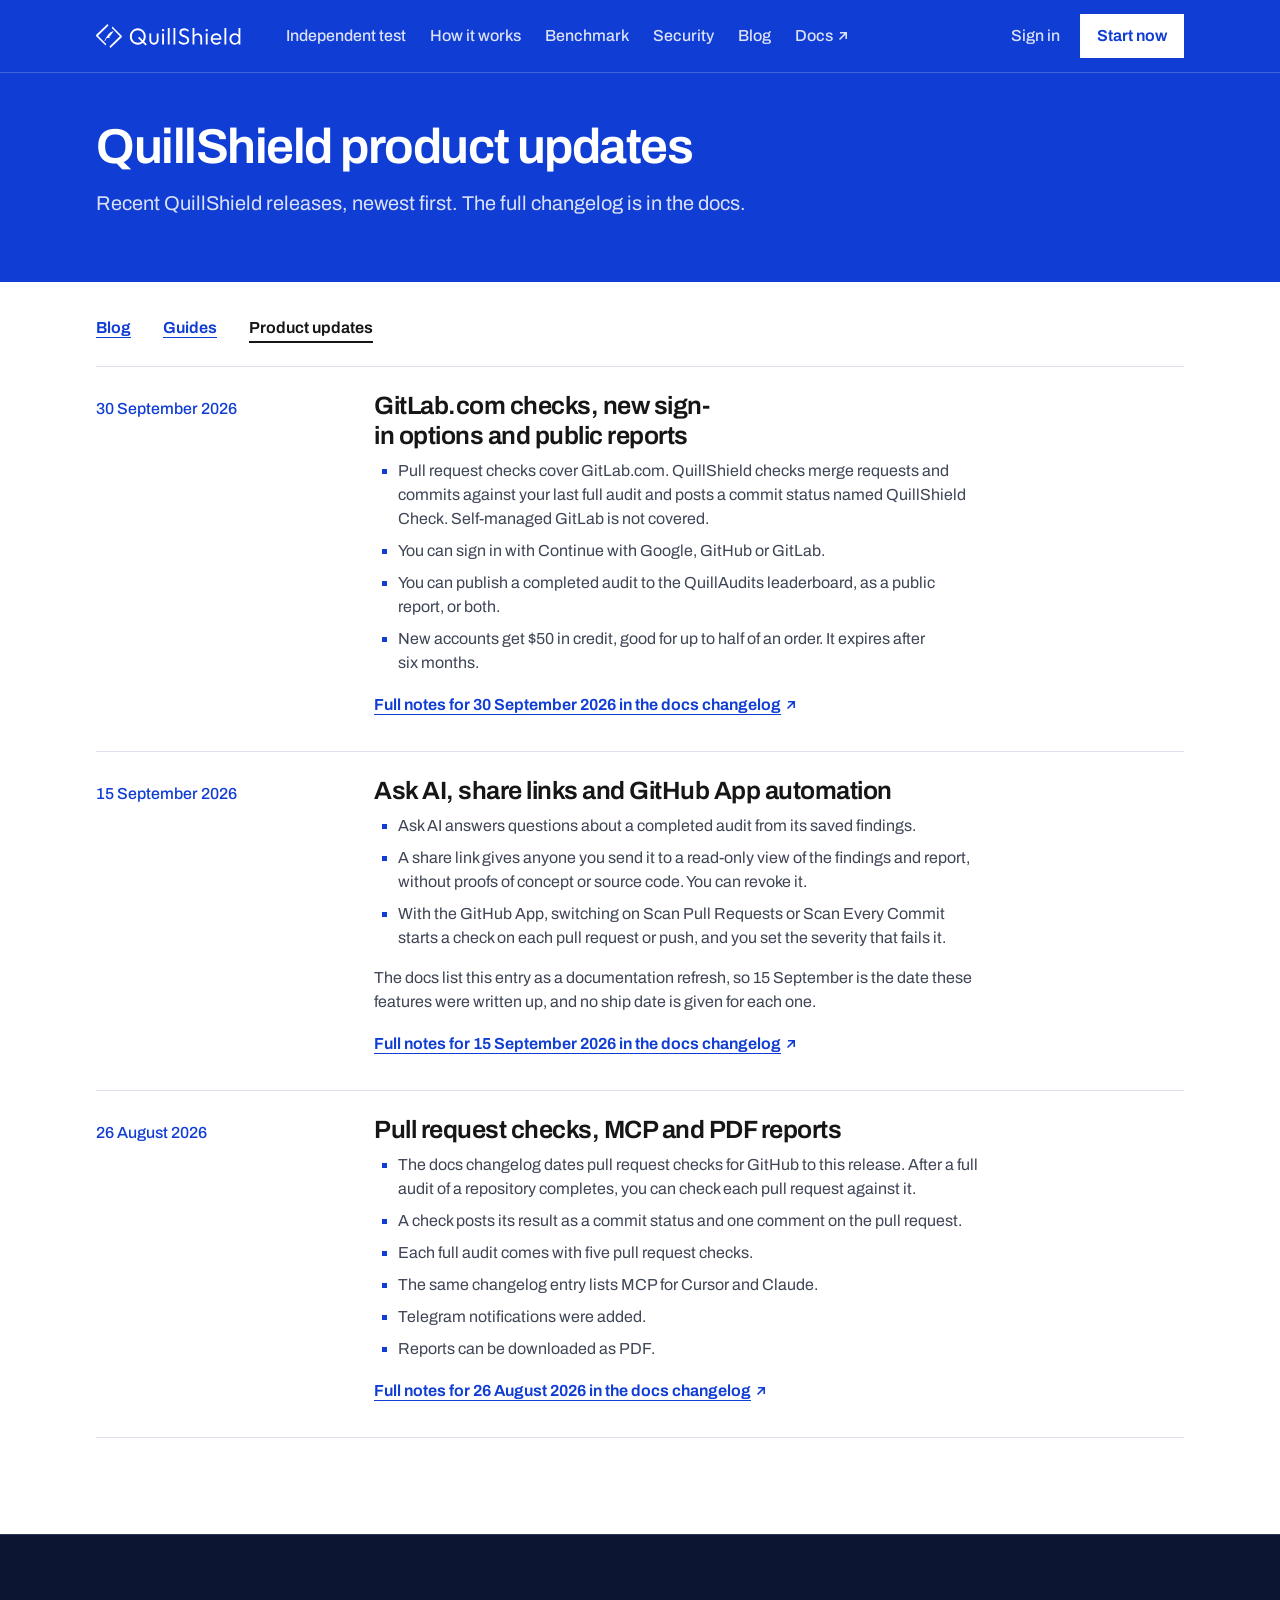
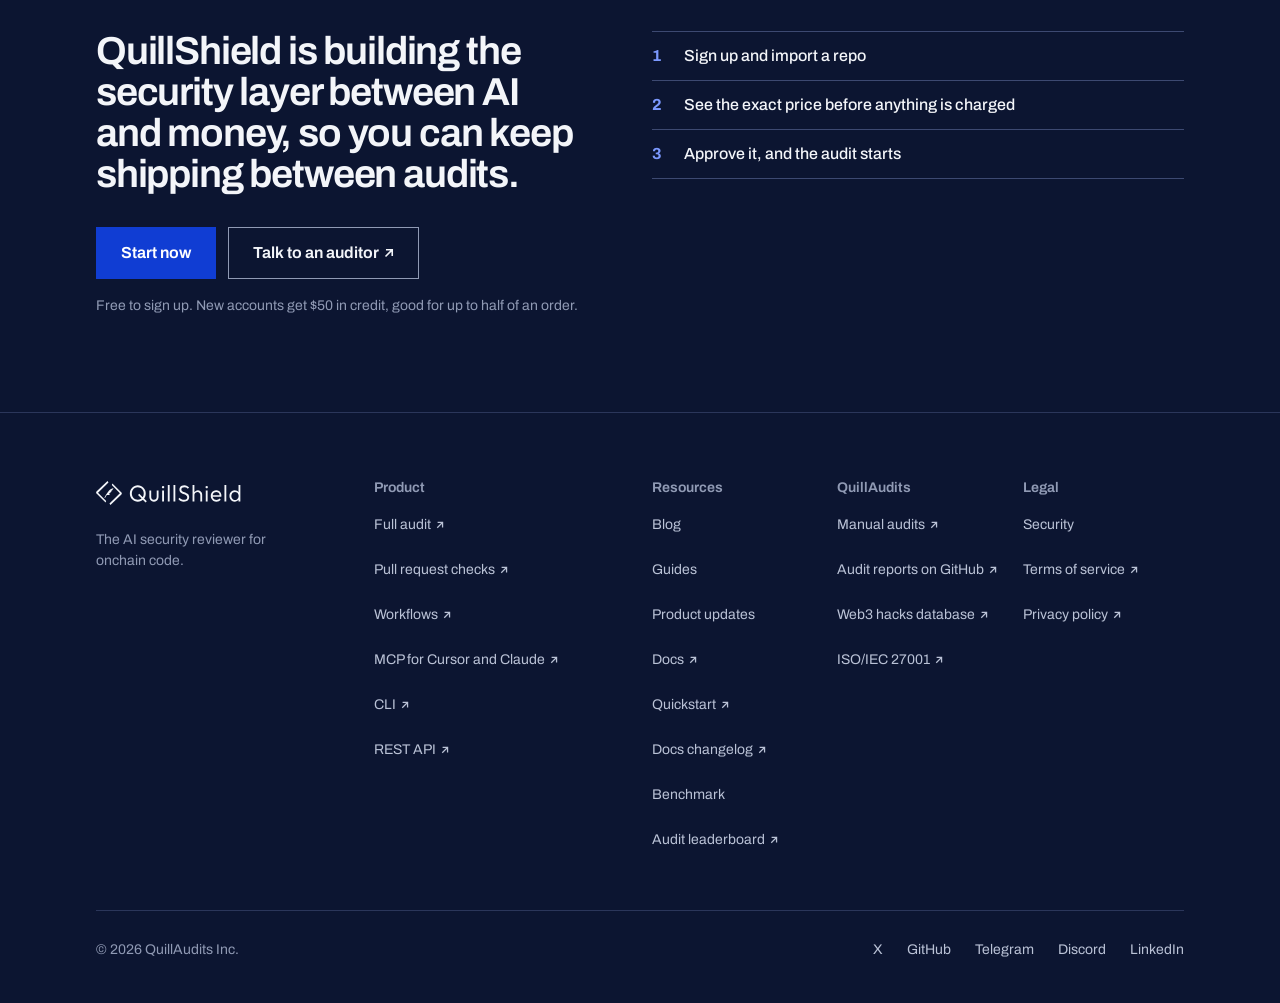
<file: updates/index.html>
<!doctype html>
<html lang="en">
<head>
<meta charset="utf-8">
<meta name="viewport" content="width=device-width, initial-scale=1">
<script>
(function(){var d=document.documentElement;d.classList.add('js');
try{if(!window.matchMedia('(prefers-reduced-motion: reduce)').matches){d.classList.add('anim');
setTimeout(function(){d.classList.remove('anim')},7000)}}catch(e){}})();
</script>
<title>Product updates: what is new in QuillShield</title>
<meta name="description" content="Recent QuillShield releases, newest first. Each entry has its date, what changed for a team shipping Solidity, and a link to the full notes in the docs.">
<link rel="canonical" href="https://shield.quillaudits.com/updates/">
<meta name="robots" content="noindex">
<meta name="color-scheme" content="light">
<meta name="theme-color" content="#103DD3">
<meta property="og:type" content="website">
<meta property="og:site_name" content="QuillShield">
<meta property="og:locale" content="en_US">
<meta property="og:url" content="https://shield.quillaudits.com/updates/">
<meta property="og:title" content="Product updates: what is new in QuillShield">
<meta property="og:description" content="Recent QuillShield releases, newest first. Each entry has its date, what changed for a team shipping Solidity, and a link to the full notes in the docs.">
<meta property="og:image" content="https://rkg-eth.github.io/quillshield/og.png">
<meta property="og:image:type" content="image/png">
<meta property="og:image:width" content="1200">
<meta property="og:image:height" content="630">
<meta property="og:image:alt" content="QuillShield. The AI security reviewer for onchain code. AI agents that review every pull request, starting from a full audit.">
<meta name="twitter:card" content="summary_large_image">
<meta name="twitter:site" content="@QuillAudits_AI">
<meta name="twitter:title" content="Product updates: what is new in QuillShield">
<meta name="twitter:description" content="Recent QuillShield releases, newest first. Each entry has its date, what changed for a team shipping Solidity, and a link to the full notes in the docs.">
<meta name="twitter:image" content="https://rkg-eth.github.io/quillshield/og.png">
<meta name="twitter:image:alt" content="QuillShield. The AI security reviewer for onchain code. AI agents that review every pull request, starting from a full audit.">
<link rel="icon" href="../favicon.svg" type="image/svg+xml">
<link rel="icon" href="../favicon.ico" sizes="32x32">
<link rel="apple-touch-icon" href="../apple-touch-icon.png">
<link rel="preload" href="../archivo.woff2" as="font" type="font/woff2" crossorigin>
<link rel="stylesheet" href="../site.css?v=7cbb2839">
<script src="../motion.js?v=b346b1ef" defer></script>
<script type="application/ld+json">{"@context":"https://schema.org","@graph":[{"@type":"WebPage","@id":"https://shield.quillaudits.com/updates/#webpage","name":"Product updates: what is new in QuillShield","url":"https://shield.quillaudits.com/updates/","description":"Recent QuillShield releases, newest first. Each entry has its date, what changed for a team shipping Solidity, and a link to the full notes in the docs.","inLanguage":"en","dateModified":"2026-11-17T00:00:00Z"}]}</script>
</head>
<body class="t-light">
<a class="skip" href="#main">Skip to content</a>

<header class="nav t-blue" id="nav">
  <div class="wrap nav__in">
    <a class="logo" href="../" aria-label="QuillShield home">
      <svg xmlns="http://www.w3.org/2000/svg" viewBox="0 0 146 24" fill="currentColor" role="img" aria-label="QuillShield"><path d="M25.4609 13.4607L14.4305 24L13.4551 22.5103L23.885 12.2317V12.1945L15.8187 4.07584L16.419 2.39999L25.9486 12.12L25.4609 13.4607Z"/><path d="M0.451573 10.5766L11.5151 0L12.4935 1.48966L2.03208 11.8055V11.8428L10.1604 19.9242L9.55829 21.6L0 11.9172L0.451573 10.5766Z"/><path d="M8.40918 17.04C8.52165 16.6432 8.67162 16.2861 8.82156 15.929C9.45892 14.5404 10.1251 13.3104 11.0624 12.1598C12.2996 10.6917 13.458 9.12869 15.0654 8.10365C15.7948 7.63846 16.7439 7.24918 17.5312 6.97145C17.4562 7.01112 17.5687 6.93178 17.5312 6.97145L17.1587 7.63846C16.6831 8.41385 16.3978 8.9954 15.9448 9.66015C15.9073 9.73949 15.8698 9.73949 15.7948 9.73949C15.4949 9.81884 15.1575 9.8982 14.8201 9.8982C14.9326 10.0569 15.12 10.1363 15.27 10.2156C15.345 10.2553 15.4949 10.2553 15.5324 10.3743C15.5324 10.4537 15.4199 10.5727 15.3825 10.6521C15.3075 10.8504 15.1575 10.9695 14.9701 11.0091C14.6701 11.0885 14.3702 11.1679 14.0328 11.1679C14.0328 11.2472 14.0703 11.2472 14.1078 11.2869C14.2952 11.4456 14.5202 11.5646 14.7451 11.644C14.8201 11.6837 14.8201 11.7233 14.7826 11.8027C14.7076 12.0011 14.5576 12.0804 14.3702 12.1201C13.8828 12.2788 13.3954 12.3978 12.908 12.4375H12.8706C12.983 12.5565 13.0955 12.6359 13.208 12.7153C13.4329 12.8343 13.6579 12.9136 13.9203 12.993C13.9578 12.993 13.9953 13.0327 13.9578 13.0723C13.7703 13.3501 13.5829 13.6278 13.3205 13.8262C13.133 14.0246 12.908 14.0246 12.6456 14.0246H11.7833C11.5584 14.0246 11.3335 14.0246 11.1085 14.0642C10.921 14.1039 10.7711 14.1833 10.6586 14.342C10.2837 14.7784 10.0588 15.3339 9.79634 15.8497L9.68386 16.0877C9.60887 16.4052 9.42142 16.5639 9.15898 16.6829C8.93405 16.7226 8.67162 16.8813 8.40918 17.04Z"/><path d="M41.829 20.629Q40.145 20.629 38.696 20.001Q37.246 19.372 36.158 18.252Q35.07 17.131 34.462 15.648Q33.854 14.165 33.854 12.465Q33.854 10.756 34.458 9.285Q35.062 7.814 36.142 6.702Q37.223 5.589 38.661 4.968Q40.1 4.347 41.783 4.347Q43.466 4.347 44.909 4.968Q46.351 5.589 47.435 6.702Q48.518 7.814 49.126 9.296Q49.735 10.779 49.735 12.488Q49.735 14.188 49.131 15.671Q48.527 17.154 47.446 18.263Q46.366 19.372 44.931 20.001Q43.497 20.629 41.829 20.629ZM49.569 21.525 42.02 13.977 43.251 12.746 50.8 20.294ZM41.783 18.788Q43.529 18.788 44.87 17.97Q46.211 17.151 46.982 15.724Q47.754 14.297 47.754 12.465Q47.754 11.103 47.31 9.958Q46.867 8.813 46.065 7.964Q45.264 7.115 44.177 6.651Q43.091 6.188 41.783 6.188Q40.051 6.188 38.71 6.995Q37.369 7.802 36.602 9.218Q35.834 10.633 35.834 12.465Q35.834 13.828 36.278 14.991Q36.722 16.155 37.516 17.001Q38.311 17.847 39.404 18.318Q40.497 18.788 41.783 18.788Z M57.955 20.629Q56.623 20.629 55.576 20.024Q54.528 19.418 53.943 18.35Q53.357 17.281 53.357 15.873V9.58H55.198V15.794Q55.198 16.733 55.53 17.423Q55.862 18.113 56.489 18.492Q57.116 18.871 57.959 18.871Q59.243 18.871 59.977 18.043Q60.711 17.214 60.711 15.794V9.58H62.552V15.874Q62.552 17.283 61.966 18.358Q61.381 19.432 60.346 20.031Q59.31 20.629 57.955 20.629Z M66.131 20.4V9.58H67.972V20.4ZM67.047 7.333Q66.535 7.333 66.193 6.975Q65.851 6.617 65.851 6.105Q65.851 5.584 66.193 5.234Q66.535 4.885 67.047 4.885Q67.583 4.885 67.922 5.234Q68.261 5.584 68.261 6.105Q68.261 6.617 67.922 6.975Q67.583 7.333 67.047 7.333Z M71.809 20.4V4.118H73.65V20.4Z M77.479 20.4V4.118H79.319V20.4Z M87.914 20.629Q86.056 20.629 84.728 19.938Q83.4 19.246 82.389 17.961L83.703 16.656Q84.479 17.746 85.507 18.293Q86.534 18.84 87.988 18.84Q89.454 18.84 90.351 18.187Q91.249 17.535 91.249 16.384Q91.249 15.471 90.824 14.894Q90.399 14.317 89.702 13.946Q89.005 13.576 88.17 13.287Q87.336 12.998 86.501 12.666Q85.667 12.333 84.97 11.834Q84.273 11.334 83.848 10.546Q83.423 9.757 83.423 8.538Q83.423 7.23 84.061 6.294Q84.699 5.358 85.804 4.852Q86.909 4.347 88.306 4.347Q89.852 4.347 91.07 4.948Q92.288 5.549 93.084 6.554L91.77 7.859Q91.048 7.003 90.21 6.57Q89.371 6.136 88.263 6.136Q86.935 6.136 86.143 6.737Q85.352 7.338 85.352 8.415Q85.352 9.259 85.777 9.783Q86.202 10.307 86.899 10.659Q87.596 11.011 88.431 11.299Q89.265 11.586 90.099 11.93Q90.934 12.273 91.631 12.799Q92.328 13.324 92.753 14.15Q93.178 14.976 93.178 16.232Q93.178 18.308 91.758 19.468Q90.338 20.629 87.914 20.629Z M104.323 20.4V14.074Q104.323 12.743 103.518 11.904Q102.712 11.065 101.41 11.065Q100.524 11.065 99.846 11.45Q99.168 11.835 98.783 12.511Q98.398 13.186 98.398 14.065L97.602 13.619Q97.602 12.385 98.165 11.425Q98.727 10.464 99.707 9.908Q100.688 9.351 101.927 9.351Q103.167 9.351 104.124 9.909Q105.082 10.467 105.623 11.453Q106.164 12.439 106.164 13.73V20.4ZM96.557 20.4V4.118H98.398V20.4Z M109.775 20.4V9.58H111.616V20.4ZM110.691 7.333Q110.179 7.333 109.837 6.975Q109.495 6.617 109.495 6.105Q109.495 5.584 109.837 5.234Q110.179 4.885 110.691 4.885Q111.226 4.885 111.566 5.234Q111.905 5.584 111.905 6.105Q111.905 6.617 111.566 6.975Q111.226 7.333 110.691 7.333Z M120.457 20.629Q118.834 20.629 117.543 19.893Q116.252 19.158 115.502 17.874Q114.752 16.59 114.752 14.981Q114.752 13.381 115.486 12.109Q116.22 10.836 117.488 10.094Q118.756 9.351 120.319 9.351Q121.811 9.351 122.956 10.031Q124.101 10.71 124.755 11.904Q125.409 13.098 125.409 14.635Q125.409 14.841 125.383 15.093Q125.357 15.345 125.297 15.671H116.043V14.134H124.31L123.645 14.709Q123.651 13.573 123.248 12.757Q122.844 11.941 122.094 11.493Q121.344 11.045 120.282 11.045Q119.166 11.045 118.331 11.531Q117.497 12.016 117.034 12.88Q116.572 13.745 116.572 14.921Q116.572 16.115 117.057 17.014Q117.543 17.912 118.427 18.409Q119.312 18.906 120.477 18.906Q121.418 18.906 122.217 18.565Q123.016 18.224 123.571 17.558L124.753 18.754Q123.986 19.659 122.863 20.144Q121.739 20.629 120.457 20.629Z M128.45 20.4V4.118H130.291V20.4Z M138.714 20.629Q137.217 20.629 136.024 19.887Q134.831 19.144 134.136 17.871Q133.441 16.599 133.441 15.01Q133.441 13.398 134.135 12.124Q134.829 10.851 136.025 10.101Q137.22 9.351 138.714 9.351Q139.93 9.351 140.917 9.85Q141.903 10.35 142.531 11.246Q143.159 12.142 143.254 13.324V16.647Q143.151 17.812 142.538 18.713Q141.926 19.613 140.937 20.121Q139.948 20.629 138.714 20.629ZM139.023 18.891Q140.099 18.891 140.908 18.392Q141.716 17.893 142.172 17.016Q142.627 16.138 142.627 14.998Q142.627 13.836 142.166 12.96Q141.705 12.084 140.894 11.586Q140.082 11.088 139.004 11.088Q137.927 11.088 137.105 11.588Q136.283 12.087 135.808 12.965Q135.333 13.843 135.333 14.99Q135.333 16.129 135.806 17.013Q136.278 17.897 137.115 18.394Q137.951 18.891 139.023 18.891ZM144.359 20.4H142.518V17.497L142.876 14.844L142.518 12.23V4.118H144.359Z"/></svg>
    </a>
    <nav class="nav__links" aria-label="Primary">
      <a href="../#findings">Independent test</a>
      <a href="../#how">How it works</a>
      <a href="../#benchmark">Benchmark</a>
      <a href="../#code">Security</a>
      <a href="../blog/">Blog</a>
      <a class="ext" href="https://www.quillaudits.com/quillshield" target="_blank" rel="noopener" title="Opens in a new tab">Docs</a>
    </nav>
    <div class="nav__cta">
      <a class="nav__signin" href="https://shield.quillaudits.com/login">Sign in</a>
      <a class="btn btn--primary btn--sm" href="https://shield.quillaudits.com/register">Start now</a>
      <details class="menu">
        <summary><span class="menu__lab">Menu</span><span class="menu__lab menu__lab--x">Close</span></summary>
        <nav class="menu__panel" aria-label="Primary">
          <a class="menu__start" href="https://shield.quillaudits.com/register">Start now</a>
          <a href="../#findings">Independent test</a>
          <a href="../#how">How it works</a>
          <a href="../#benchmark">Benchmark</a>
          <a href="../#code">Security</a>
          <a href="../blog/">Blog</a>
          <a class="ext" href="https://www.quillaudits.com/quillshield" target="_blank" rel="noopener" title="Opens in a new tab">Docs</a>
          <a class="ext" href="https://calendly.com/akshadh-a-quillaudits/30min" target="_blank" rel="noopener" title="Opens in a new tab">Talk to an auditor</a>
          <a class="menu__signin" href="https://shield.quillaudits.com/login">Sign in</a>
        </nav>
      </details>
    </div>
  </div>
</header>
<script>
(function(){
  var d=document, m=d.querySelector('.menu');
  if(!m){return}
  var s=m.querySelector('summary');
  function shut(back){if(m.open){m.open=false;if(back){s.focus()}}}
  /* the phone menu closes after a choice, on Escape, on a press outside it and when focus leaves it */
  m.addEventListener('click',function(e){if(e.target.closest('.menu__panel a')){shut()}});
  d.addEventListener('keydown',function(e){if(e.key==='Escape'&&m.open){shut(true)}});
  d.addEventListener('pointerdown',function(e){if(m.open&&!m.contains(e.target)){shut()}});
  m.addEventListener('focusout',function(e){if(m.open&&e.relatedTarget&&!m.contains(e.relatedTarget)){shut()}});
  /* a table or a code block is a Tab stop only while it scrolls sideways */
  d.addEventListener('DOMContentLoaded',function(){
    var sc=[].slice.call(d.querySelectorAll('.tscroll,.prose pre'));
    function tab(){sc.forEach(function(x){if(x.scrollWidth>x.clientWidth+1){x.setAttribute('tabindex','0')}else{x.removeAttribute('tabindex')}})}
    if(sc.length){tab();window.addEventListener('resize',tab);if(d.fonts&&d.fonts.ready){d.fonts.ready.then(tab)}}
  });
})();
</script>

<main id="main">
<header class="phead t-blue">
  <div class="wrap">
    <h1>QuillShield product updates</h1>
    <p class="lede">Recent QuillShield releases, newest first. The full changelog is in the docs.</p>
  </div>
</header>
<div class="list">
  <div class="wrap">
    <nav class="switch" aria-label="Blog, guides and product updates"><a class="tlink" href="../blog/">Blog</a><a class="tlink" href="../guides/">Guides</a><a class="tlink" href="../updates/" aria-current="page">Product updates</a></nav>
    <div class="rows">
      <article class="row rail" id="2026-09-30-gitlab-com-checks-new-sign-in-options-and-public-reports"><p class="rail__k row__k"><time datetime="2026-09-30">30 September 2026</time></p><div class="rail__b"><h2 class="row__t row__t--plain">GitLab.com checks, new sign-in options and public reports</h2><div class="prose"><ul>
<li>Pull request checks cover GitLab.com. QuillShield checks merge requests and commits against your last full audit and posts a commit status named QuillShield Check. Self-managed GitLab is not covered.</li>
<li>You can sign in with Continue with Google, GitHub or GitLab.</li>
<li>You can publish a completed audit to the QuillAudits leaderboard, as a public report, or both.</li>
<li>New accounts get $50 in credit, good for up to half of an order. It expires after six months.</li>
</ul>
<p class="solo"><a class="tlink ext" href="https://www.quillaudits.com/quillshield/changelog/2026/lower-scope-curve-prices-and-gitlab.com" target="_blank" rel="noopener" title="Opens in a new tab">Full notes for 30&nbsp;September&nbsp;2026 in the docs changelog</a></p></div></div></article>
      <article class="row rail" id="2026-09-15-ask-ai-share-links-and-github-app-automation"><p class="rail__k row__k"><time datetime="2026-09-15">15 September 2026</time></p><div class="rail__b"><h2 class="row__t row__t--plain">Ask AI, share links and GitHub App automation</h2><div class="prose"><ul>
<li>Ask AI answers questions about a completed audit from its saved findings.</li>
<li>A share link gives anyone you send it to a read-only view of the findings and report, without proofs of concept or source code. You can revoke it.</li>
<li>With the GitHub App, switching on Scan Pull Requests or Scan Every Commit starts a check on each pull request or push, and you set the severity that fails it.</li>
</ul>
<p>The docs list this entry as a documentation refresh, so 15 September is the date these features were written up, and no ship date is given for each one.</p>
<p class="solo"><a class="tlink ext" href="https://www.quillaudits.com/quillshield/changelog/2026/ask-ai-share-links-and-ci-cd-app-automation" target="_blank" rel="noopener" title="Opens in a new tab">Full notes for 15&nbsp;September&nbsp;2026 in the docs changelog</a></p></div></div></article>
      <article class="row rail" id="2026-08-26-pull-request-checks-mcp-and-pdf-reports"><p class="rail__k row__k"><time datetime="2026-08-26">26 August 2026</time></p><div class="rail__b"><h2 class="row__t row__t--plain">Pull request checks, MCP and PDF reports</h2><div class="prose"><ul>
<li>The docs changelog dates pull request checks for GitHub to this release. After a full audit of a repository completes, you can check each pull request against it.</li>
<li>A check posts its result as a commit status and one comment on the pull request.</li>
<li>Each full audit comes with five pull request checks.</li>
<li>The same changelog entry lists MCP for Cursor and Claude.</li>
<li>Telegram notifications were added.</li>
<li>Reports can be downloaded as PDF.</li>
</ul>
<p class="solo"><a class="tlink ext" href="https://www.quillaudits.com/quillshield/changelog/2026/scope-curve-pricing-and-ci-cd-checks" target="_blank" rel="noopener" title="Opens in a new tab">Full notes for 26&nbsp;August&nbsp;2026 in the docs changelog</a></p></div></div></article>
    </div>
  </div>
</div>
<section class="sec sec--band close t-dark" aria-label="Get started">
  <div class="wrap close__grid">
    <div class="close__main">
      <p class="close__t">QuillShield is building the security layer between AI and money, so you can keep shipping between audits.</p>
      <div class="close__cta">
        <a class="btn btn--primary" href="https://shield.quillaudits.com/register">Start now</a>
        <a class="btn btn--ghost ext" href="https://calendly.com/akshadh-a-quillaudits/30min" target="_blank" rel="noopener" title="Opens in a new tab">Talk to an auditor</a>
      </div>
      <p class="close__note">Free to sign up. New accounts get $50 in credit, good for up to half of an order.</p>
    </div>
    <ol class="start" aria-label="How to start">
      <li><span class="start__n num">1</span><span>Sign up and import a repo</span></li>
      <li><span class="start__n num">2</span><span>See the exact price before anything is charged</span></li>
      <li><span class="start__n num">3</span><span>Approve it, and the audit starts</span></li>
    </ol>
  </div>
</section>
</main>

<footer class="foot t-dark">
  <div class="wrap">
    <nav class="foot__top" aria-label="Footer">
      <div class="foot__brand">
        <a class="logo" href="../" aria-label="QuillShield home">
          <svg xmlns="http://www.w3.org/2000/svg" viewBox="0 0 146 24" fill="currentColor" aria-hidden="true"><path d="M25.4609 13.4607L14.4305 24L13.4551 22.5103L23.885 12.2317V12.1945L15.8187 4.07584L16.419 2.39999L25.9486 12.12L25.4609 13.4607Z"/><path d="M0.451573 10.5766L11.5151 0L12.4935 1.48966L2.03208 11.8055V11.8428L10.1604 19.9242L9.55829 21.6L0 11.9172L0.451573 10.5766Z"/><path d="M8.40918 17.04C8.52165 16.6432 8.67162 16.2861 8.82156 15.929C9.45892 14.5404 10.1251 13.3104 11.0624 12.1598C12.2996 10.6917 13.458 9.12869 15.0654 8.10365C15.7948 7.63846 16.7439 7.24918 17.5312 6.97145C17.4562 7.01112 17.5687 6.93178 17.5312 6.97145L17.1587 7.63846C16.6831 8.41385 16.3978 8.9954 15.9448 9.66015C15.9073 9.73949 15.8698 9.73949 15.7948 9.73949C15.4949 9.81884 15.1575 9.8982 14.8201 9.8982C14.9326 10.0569 15.12 10.1363 15.27 10.2156C15.345 10.2553 15.4949 10.2553 15.5324 10.3743C15.5324 10.4537 15.4199 10.5727 15.3825 10.6521C15.3075 10.8504 15.1575 10.9695 14.9701 11.0091C14.6701 11.0885 14.3702 11.1679 14.0328 11.1679C14.0328 11.2472 14.0703 11.2472 14.1078 11.2869C14.2952 11.4456 14.5202 11.5646 14.7451 11.644C14.8201 11.6837 14.8201 11.7233 14.7826 11.8027C14.7076 12.0011 14.5576 12.0804 14.3702 12.1201C13.8828 12.2788 13.3954 12.3978 12.908 12.4375H12.8706C12.983 12.5565 13.0955 12.6359 13.208 12.7153C13.4329 12.8343 13.6579 12.9136 13.9203 12.993C13.9578 12.993 13.9953 13.0327 13.9578 13.0723C13.7703 13.3501 13.5829 13.6278 13.3205 13.8262C13.133 14.0246 12.908 14.0246 12.6456 14.0246H11.7833C11.5584 14.0246 11.3335 14.0246 11.1085 14.0642C10.921 14.1039 10.7711 14.1833 10.6586 14.342C10.2837 14.7784 10.0588 15.3339 9.79634 15.8497L9.68386 16.0877C9.60887 16.4052 9.42142 16.5639 9.15898 16.6829C8.93405 16.7226 8.67162 16.8813 8.40918 17.04Z"/><path d="M41.829 20.629Q40.145 20.629 38.696 20.001Q37.246 19.372 36.158 18.252Q35.07 17.131 34.462 15.648Q33.854 14.165 33.854 12.465Q33.854 10.756 34.458 9.285Q35.062 7.814 36.142 6.702Q37.223 5.589 38.661 4.968Q40.1 4.347 41.783 4.347Q43.466 4.347 44.909 4.968Q46.351 5.589 47.435 6.702Q48.518 7.814 49.126 9.296Q49.735 10.779 49.735 12.488Q49.735 14.188 49.131 15.671Q48.527 17.154 47.446 18.263Q46.366 19.372 44.931 20.001Q43.497 20.629 41.829 20.629ZM49.569 21.525 42.02 13.977 43.251 12.746 50.8 20.294ZM41.783 18.788Q43.529 18.788 44.87 17.97Q46.211 17.151 46.982 15.724Q47.754 14.297 47.754 12.465Q47.754 11.103 47.31 9.958Q46.867 8.813 46.065 7.964Q45.264 7.115 44.177 6.651Q43.091 6.188 41.783 6.188Q40.051 6.188 38.71 6.995Q37.369 7.802 36.602 9.218Q35.834 10.633 35.834 12.465Q35.834 13.828 36.278 14.991Q36.722 16.155 37.516 17.001Q38.311 17.847 39.404 18.318Q40.497 18.788 41.783 18.788Z M57.955 20.629Q56.623 20.629 55.576 20.024Q54.528 19.418 53.943 18.35Q53.357 17.281 53.357 15.873V9.58H55.198V15.794Q55.198 16.733 55.53 17.423Q55.862 18.113 56.489 18.492Q57.116 18.871 57.959 18.871Q59.243 18.871 59.977 18.043Q60.711 17.214 60.711 15.794V9.58H62.552V15.874Q62.552 17.283 61.966 18.358Q61.381 19.432 60.346 20.031Q59.31 20.629 57.955 20.629Z M66.131 20.4V9.58H67.972V20.4ZM67.047 7.333Q66.535 7.333 66.193 6.975Q65.851 6.617 65.851 6.105Q65.851 5.584 66.193 5.234Q66.535 4.885 67.047 4.885Q67.583 4.885 67.922 5.234Q68.261 5.584 68.261 6.105Q68.261 6.617 67.922 6.975Q67.583 7.333 67.047 7.333Z M71.809 20.4V4.118H73.65V20.4Z M77.479 20.4V4.118H79.319V20.4Z M87.914 20.629Q86.056 20.629 84.728 19.938Q83.4 19.246 82.389 17.961L83.703 16.656Q84.479 17.746 85.507 18.293Q86.534 18.84 87.988 18.84Q89.454 18.84 90.351 18.187Q91.249 17.535 91.249 16.384Q91.249 15.471 90.824 14.894Q90.399 14.317 89.702 13.946Q89.005 13.576 88.17 13.287Q87.336 12.998 86.501 12.666Q85.667 12.333 84.97 11.834Q84.273 11.334 83.848 10.546Q83.423 9.757 83.423 8.538Q83.423 7.23 84.061 6.294Q84.699 5.358 85.804 4.852Q86.909 4.347 88.306 4.347Q89.852 4.347 91.07 4.948Q92.288 5.549 93.084 6.554L91.77 7.859Q91.048 7.003 90.21 6.57Q89.371 6.136 88.263 6.136Q86.935 6.136 86.143 6.737Q85.352 7.338 85.352 8.415Q85.352 9.259 85.777 9.783Q86.202 10.307 86.899 10.659Q87.596 11.011 88.431 11.299Q89.265 11.586 90.099 11.93Q90.934 12.273 91.631 12.799Q92.328 13.324 92.753 14.15Q93.178 14.976 93.178 16.232Q93.178 18.308 91.758 19.468Q90.338 20.629 87.914 20.629Z M104.323 20.4V14.074Q104.323 12.743 103.518 11.904Q102.712 11.065 101.41 11.065Q100.524 11.065 99.846 11.45Q99.168 11.835 98.783 12.511Q98.398 13.186 98.398 14.065L97.602 13.619Q97.602 12.385 98.165 11.425Q98.727 10.464 99.707 9.908Q100.688 9.351 101.927 9.351Q103.167 9.351 104.124 9.909Q105.082 10.467 105.623 11.453Q106.164 12.439 106.164 13.73V20.4ZM96.557 20.4V4.118H98.398V20.4Z M109.775 20.4V9.58H111.616V20.4ZM110.691 7.333Q110.179 7.333 109.837 6.975Q109.495 6.617 109.495 6.105Q109.495 5.584 109.837 5.234Q110.179 4.885 110.691 4.885Q111.226 4.885 111.566 5.234Q111.905 5.584 111.905 6.105Q111.905 6.617 111.566 6.975Q111.226 7.333 110.691 7.333Z M120.457 20.629Q118.834 20.629 117.543 19.893Q116.252 19.158 115.502 17.874Q114.752 16.59 114.752 14.981Q114.752 13.381 115.486 12.109Q116.22 10.836 117.488 10.094Q118.756 9.351 120.319 9.351Q121.811 9.351 122.956 10.031Q124.101 10.71 124.755 11.904Q125.409 13.098 125.409 14.635Q125.409 14.841 125.383 15.093Q125.357 15.345 125.297 15.671H116.043V14.134H124.31L123.645 14.709Q123.651 13.573 123.248 12.757Q122.844 11.941 122.094 11.493Q121.344 11.045 120.282 11.045Q119.166 11.045 118.331 11.531Q117.497 12.016 117.034 12.88Q116.572 13.745 116.572 14.921Q116.572 16.115 117.057 17.014Q117.543 17.912 118.427 18.409Q119.312 18.906 120.477 18.906Q121.418 18.906 122.217 18.565Q123.016 18.224 123.571 17.558L124.753 18.754Q123.986 19.659 122.863 20.144Q121.739 20.629 120.457 20.629Z M128.45 20.4V4.118H130.291V20.4Z M138.714 20.629Q137.217 20.629 136.024 19.887Q134.831 19.144 134.136 17.871Q133.441 16.599 133.441 15.01Q133.441 13.398 134.135 12.124Q134.829 10.851 136.025 10.101Q137.22 9.351 138.714 9.351Q139.93 9.351 140.917 9.85Q141.903 10.35 142.531 11.246Q143.159 12.142 143.254 13.324V16.647Q143.151 17.812 142.538 18.713Q141.926 19.613 140.937 20.121Q139.948 20.629 138.714 20.629ZM139.023 18.891Q140.099 18.891 140.908 18.392Q141.716 17.893 142.172 17.016Q142.627 16.138 142.627 14.998Q142.627 13.836 142.166 12.96Q141.705 12.084 140.894 11.586Q140.082 11.088 139.004 11.088Q137.927 11.088 137.105 11.588Q136.283 12.087 135.808 12.965Q135.333 13.843 135.333 14.99Q135.333 16.129 135.806 17.013Q136.278 17.897 137.115 18.394Q137.951 18.891 139.023 18.891ZM144.359 20.4H142.518V17.497L142.876 14.844L142.518 12.23V4.118H144.359Z"/></svg>
        </a>
        <p class="foot__tag">The AI security reviewer for onchain code.</p>
      </div>
      <div>
        <p class="foot__h" id="fh-product">Product</p>
        <ul aria-labelledby="fh-product">
          <li><a class="ext" href="https://www.quillaudits.com/quillshield/guides/guides/run-an-audit" target="_blank" rel="noopener" title="Opens in a new tab">Full audit</a></li>
          <li><a class="ext" href="https://www.quillaudits.com/quillshield/guides/guides/ci-cd-checks" target="_blank" rel="noopener" title="Opens in a new tab">Pull request checks</a></li>
          <li><a class="ext" href="https://www.quillaudits.com/quillshield/guides/guides/workflows" target="_blank" rel="noopener" title="Opens in a new tab">Workflows</a></li>
          <li><a class="ext" href="https://www.quillaudits.com/quillshield/developers/mcp-for-cursor-and-claude" target="_blank" rel="noopener" title="Opens in a new tab">MCP for Cursor and Claude</a></li>
          <li><a class="ext" href="https://www.quillaudits.com/quillshield/developers/cli-install-and-init" target="_blank" rel="noopener" title="Opens in a new tab">CLI</a></li>
          <li><a class="ext" href="https://www.quillaudits.com/quillshield/developers/developers" target="_blank" rel="noopener" title="Opens in a new tab">REST API</a></li>
        </ul>
      </div>
      <div>
        <p class="foot__h" id="fh-resources">Resources</p>
        <ul aria-labelledby="fh-resources">
          <li><a href="../blog/">Blog</a></li>
          <li><a href="../guides/">Guides</a></li>
          <li><a href="../updates/">Product updates</a></li>
          <li><a class="ext" href="https://www.quillaudits.com/quillshield" target="_blank" rel="noopener" title="Opens in a new tab">Docs</a></li>
          <li><a class="ext" href="https://www.quillaudits.com/quillshield/guides/getting-started/quickstart" target="_blank" rel="noopener" title="Opens in a new tab">Quickstart</a></li>
          <li><a class="ext" href="https://www.quillaudits.com/quillshield/changelog" target="_blank" rel="noopener" title="Opens in a new tab">Docs changelog</a></li>
          <li><a href="../#benchmark">Benchmark</a></li>
          <li><a class="ext" href="https://www.quillaudits.com/leaderboard" target="_blank" rel="noopener" title="Opens in a new tab">Audit leaderboard</a></li>
        </ul>
      </div>
      <div>
        <p class="foot__h" id="fh-quillaudits">QuillAudits</p>
        <ul aria-labelledby="fh-quillaudits">
          <li><a class="ext" href="https://www.quillaudits.com/smart-contract-audit" target="_blank" rel="noopener" title="Opens in a new tab">Manual audits</a></li>
          <li><a class="ext" href="https://github.com/Quillhash/QuillAudit_smart_contract_audit_Reports" target="_blank" rel="noopener" title="Opens in a new tab">Audit reports on GitHub</a></li>
          <li><a class="ext" href="https://www.quillaudits.com/web3-hacks-database" target="_blank" rel="noopener" title="Opens in a new tab">Web3 hacks database</a></li>
          <li><a class="ext" href="https://www.quillaudits.com/blog/web3-security/quillaudits-iso-certified" target="_blank" rel="noopener" title="Opens in a new tab">ISO/IEC 27001</a></li>
        </ul>
      </div>
      <div>
        <p class="foot__h" id="fh-legal">Legal</p>
        <ul aria-labelledby="fh-legal">
          <li><a href="../#code">Security</a></li>
          <li><a class="ext" href="https://shield.quillaudits.com/terms" target="_blank" rel="noopener" title="Opens in a new tab">Terms of service</a></li>
          <li><a class="ext" href="https://shield.quillaudits.com/privacy" target="_blank" rel="noopener" title="Opens in a new tab">Privacy policy</a></li>
        </ul>
      </div>
    </nav>
    <div class="foot__bot">
      <p>© 2026 QuillAudits Inc.</p>
      <div class="foot__soc">
        <a class="ext xs" href="https://x.com/QuillAudits_AI" target="_blank" rel="noopener" title="Opens in a new tab">X</a>
        <a class="ext" href="https://github.com/quillaudits" target="_blank" rel="noopener" title="Opens in a new tab">GitHub</a>
        <a class="ext" href="https://telegram.me/quillaudits" target="_blank" rel="noopener" title="Opens in a new tab">Telegram</a>
        <a class="ext" href="https://discord.gg/C6M2eQZagw" target="_blank" rel="noopener" title="Opens in a new tab">Discord</a>
        <a class="ext" href="https://www.linkedin.com/company/quillaudits" target="_blank" rel="noopener" title="Opens in a new tab">LinkedIn</a>
      </div>
    </div>
  </div>
</footer>
</body>
</html>
</file>
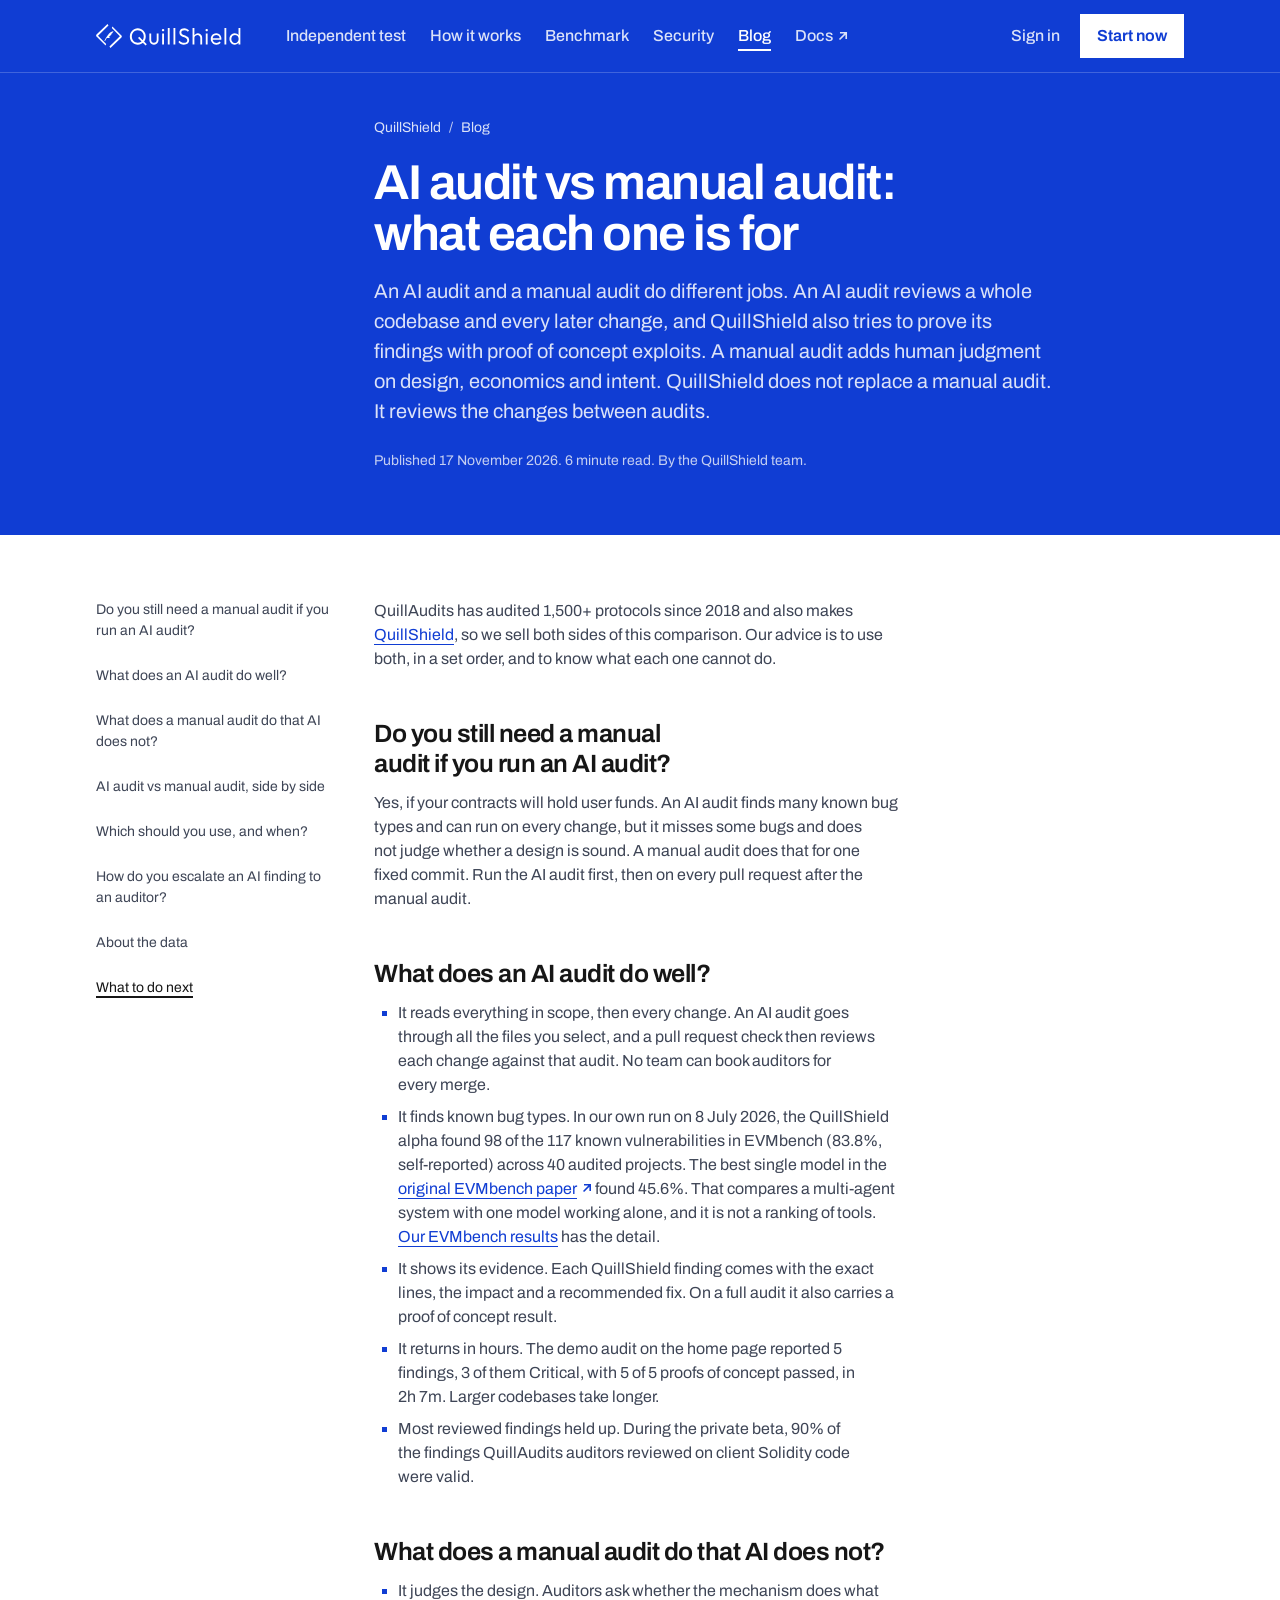
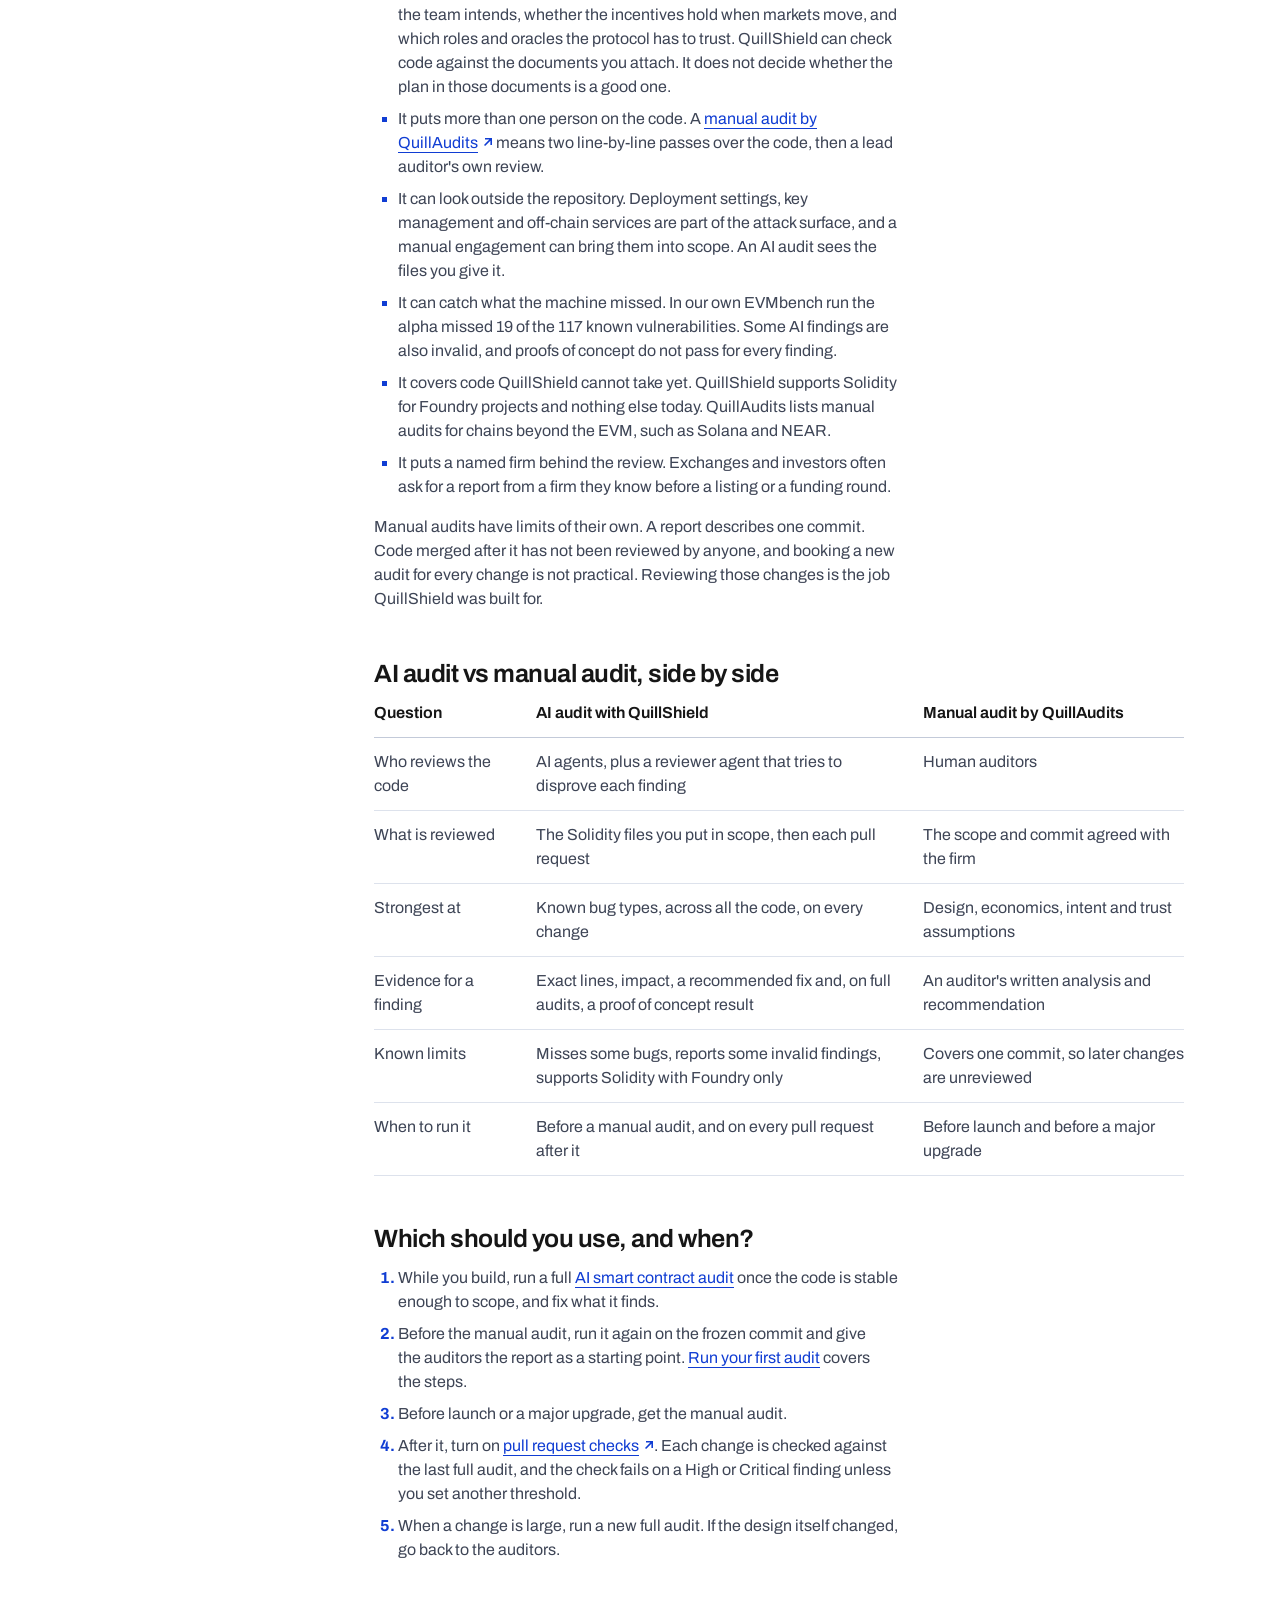
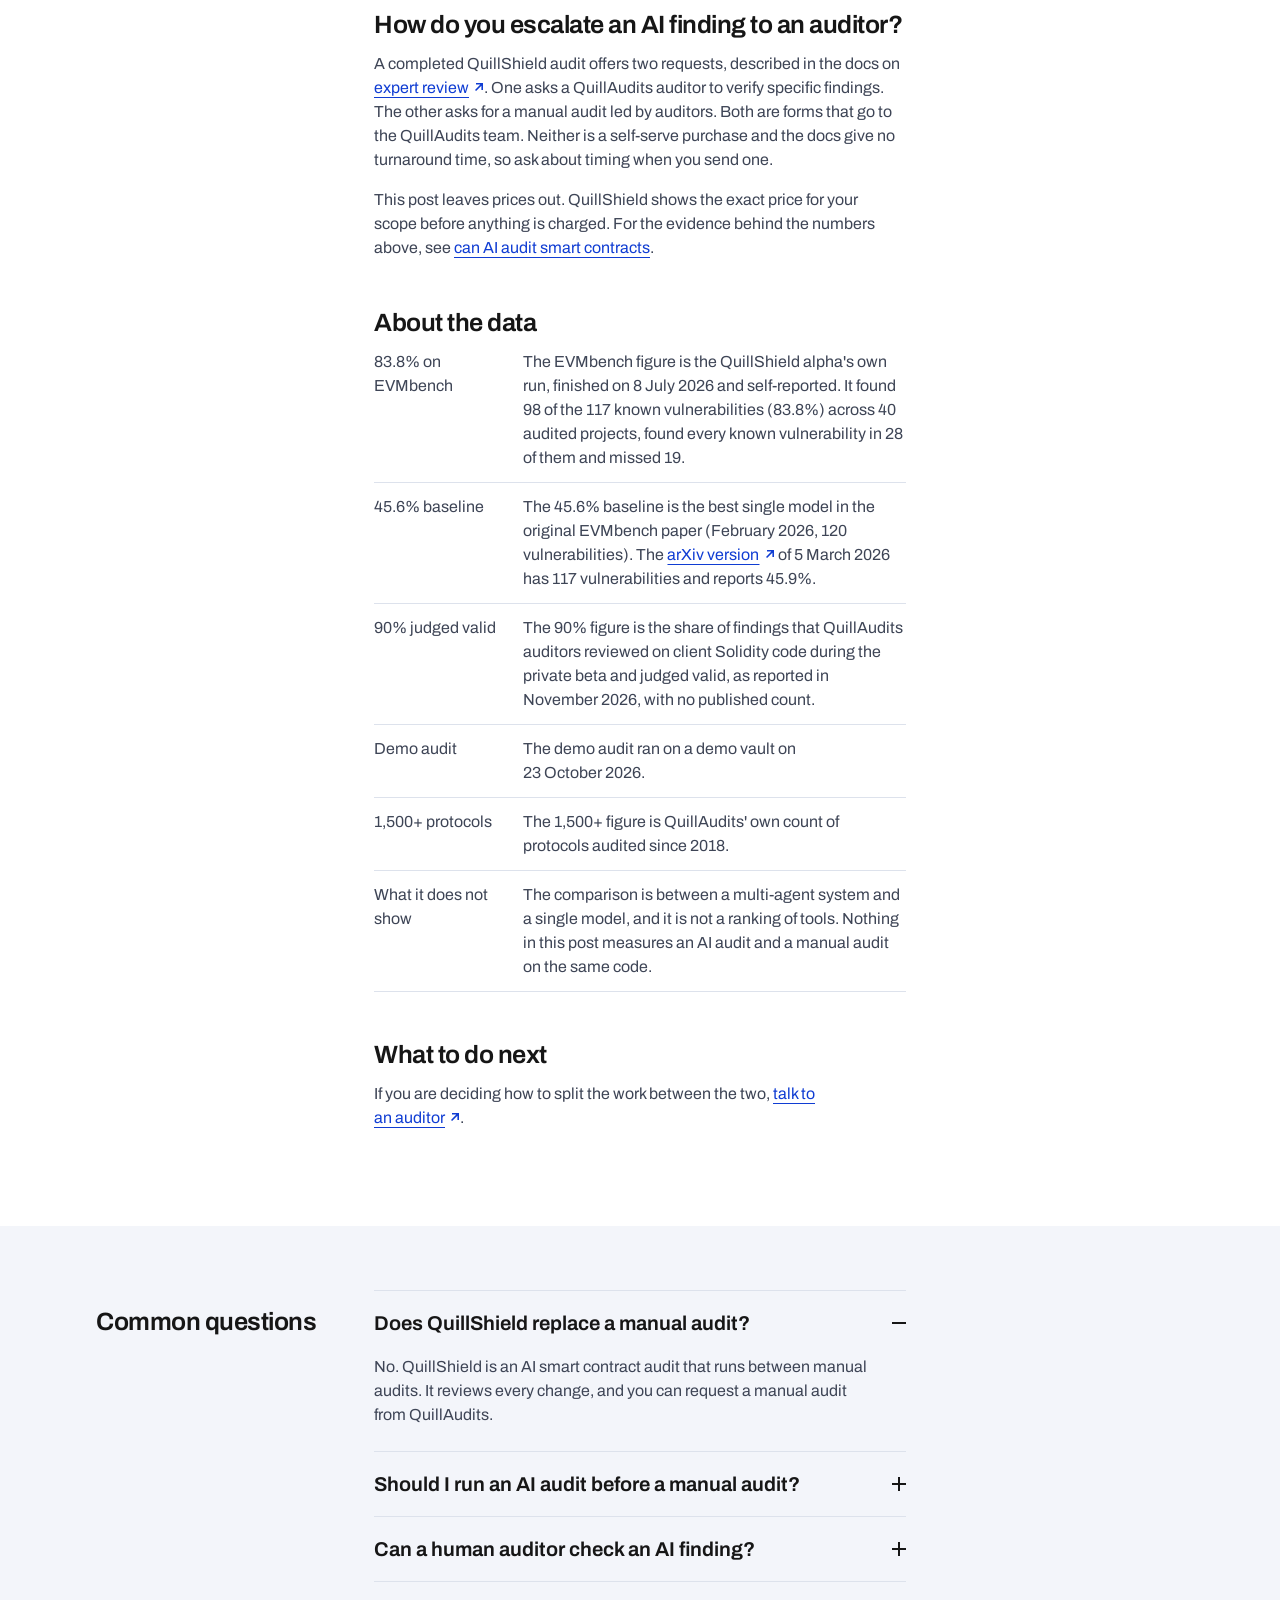
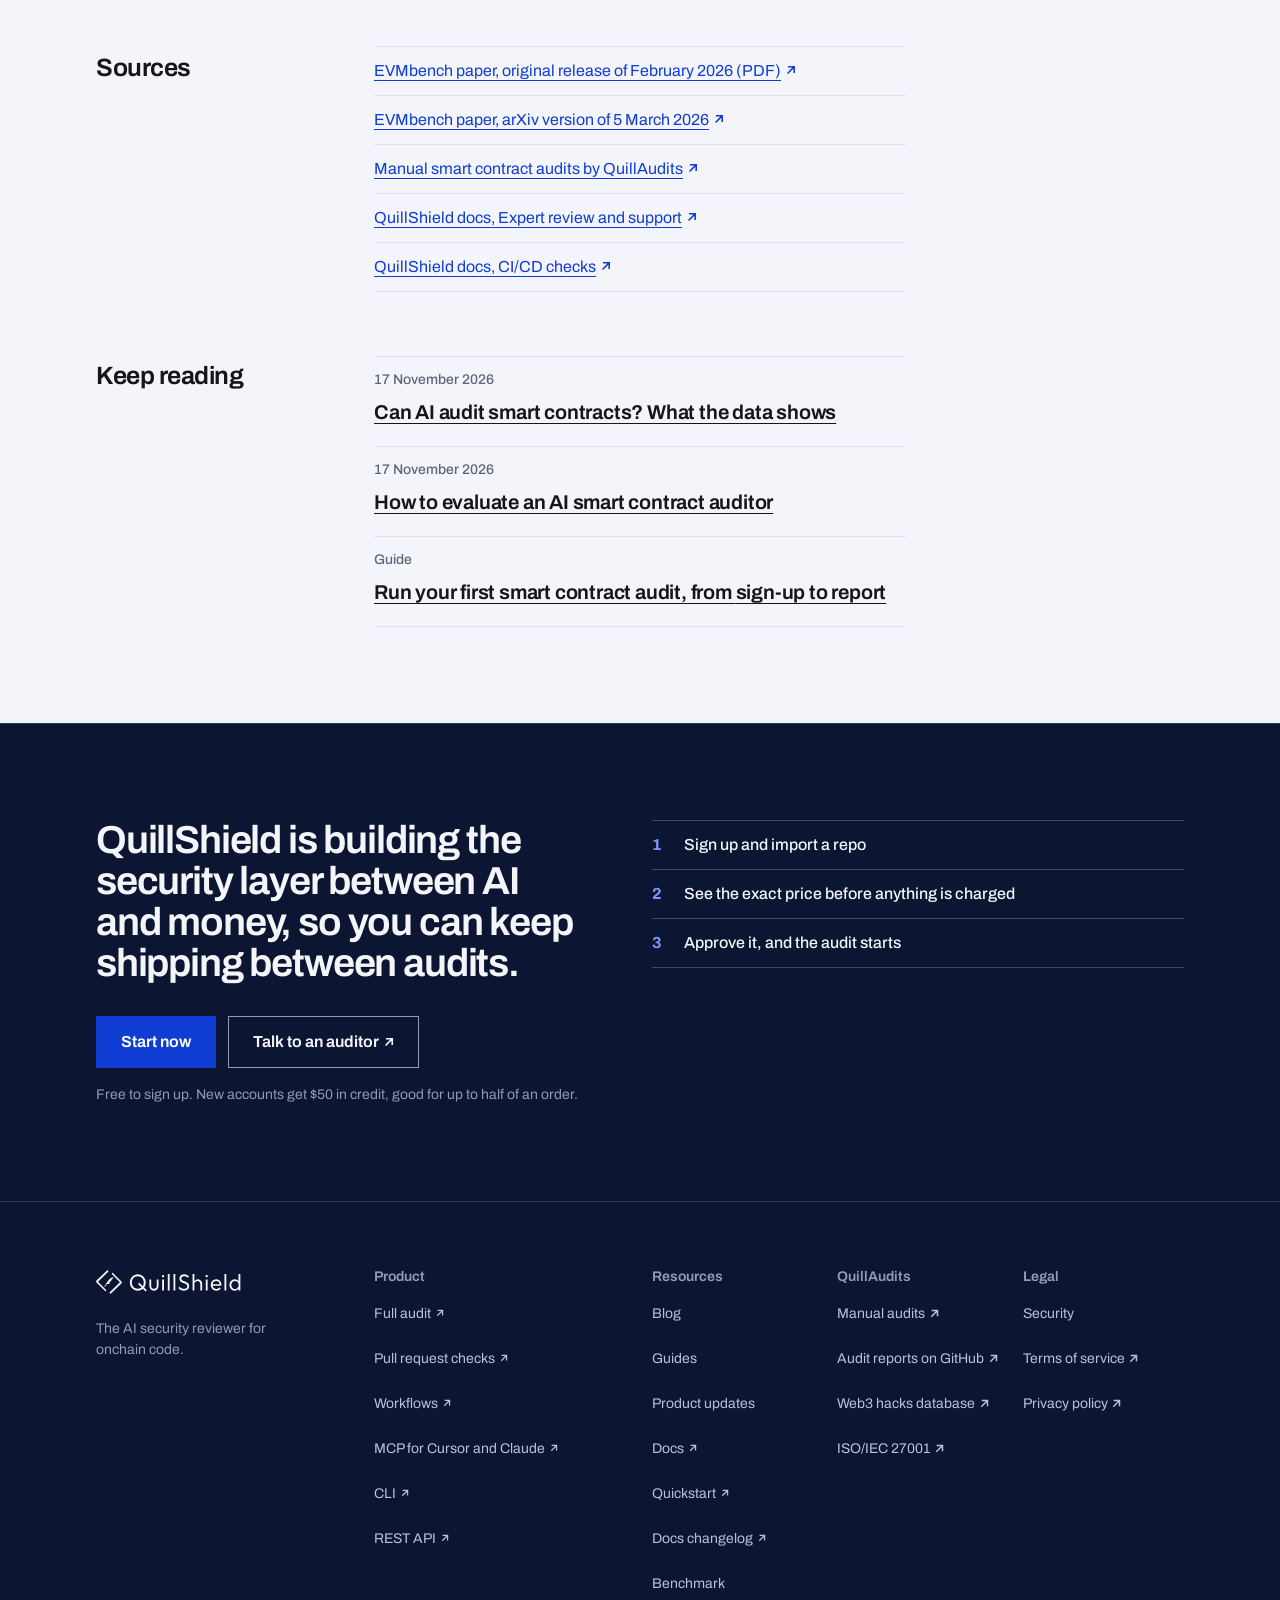
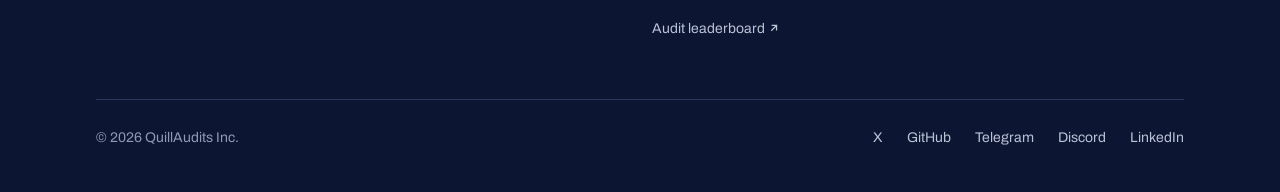
<file: blog/ai-audit-vs-manual-audit/index.html>
<!doctype html>
<html lang="en">
<head>
<meta charset="utf-8">
<meta name="viewport" content="width=device-width, initial-scale=1">
<script>
(function(){var d=document.documentElement;d.classList.add('js');
try{if(!window.matchMedia('(prefers-reduced-motion: reduce)').matches){d.classList.add('anim');
setTimeout(function(){d.classList.remove('anim')},7000)}}catch(e){}})();
</script>
<title>AI audit vs manual audit: what each one is for</title>
<meta name="description" content="An AI audit reviews every change, and QuillShield tests findings with exploits where it can. A manual audit adds human judgment. How to use both.">
<link rel="canonical" href="https://shield.quillaudits.com/blog/ai-audit-vs-manual-audit/">
<meta name="robots" content="noindex">
<meta name="color-scheme" content="light">
<meta name="theme-color" content="#103DD3">
<meta property="og:type" content="article">
<meta property="og:site_name" content="QuillShield">
<meta property="og:locale" content="en_US">
<meta property="og:url" content="https://shield.quillaudits.com/blog/ai-audit-vs-manual-audit/">
<meta property="og:title" content="AI audit vs manual audit: what each one is for">
<meta property="og:description" content="An AI audit reviews every change, and QuillShield tests findings with exploits where it can. A manual audit adds human judgment. How to use both.">
<meta property="og:image" content="https://rkg-eth.github.io/quillshield/og.png">
<meta property="og:image:type" content="image/png">
<meta property="og:image:width" content="1200">
<meta property="og:image:height" content="630">
<meta property="og:image:alt" content="QuillShield. The AI security reviewer for onchain code. AI agents that review every pull request, starting from a full audit.">
<meta property="article:published_time" content="2026-11-17T00:00:00Z">
<meta property="article:modified_time" content="2026-11-17T00:00:00Z">
<meta name="twitter:card" content="summary_large_image">
<meta name="twitter:site" content="@QuillAudits_AI">
<meta name="twitter:title" content="AI audit vs manual audit: what each one is for">
<meta name="twitter:description" content="An AI audit reviews every change, and QuillShield tests findings with exploits where it can. A manual audit adds human judgment. How to use both.">
<meta name="twitter:image" content="https://rkg-eth.github.io/quillshield/og.png">
<meta name="twitter:image:alt" content="QuillShield. The AI security reviewer for onchain code. AI agents that review every pull request, starting from a full audit.">
<link rel="alternate" type="application/atom+xml" title="QuillShield blog" href="../../blog/feed.xml">
<link rel="icon" href="../../favicon.svg" type="image/svg+xml">
<link rel="icon" href="../../favicon.ico" sizes="32x32">
<link rel="apple-touch-icon" href="../../apple-touch-icon.png">
<link rel="preload" href="../../archivo.woff2" as="font" type="font/woff2" crossorigin>
<link rel="stylesheet" href="../../site.css?v=7cbb2839">
<script src="../../motion.js?v=b346b1ef" defer></script>
<script type="application/ld+json">{"@context":"https://schema.org","@graph":[{"@type":"BlogPosting","@id":"https://shield.quillaudits.com/blog/ai-audit-vs-manual-audit/#article","mainEntityOfPage":"https://shield.quillaudits.com/blog/ai-audit-vs-manual-audit/","headline":"AI audit vs manual audit: what each one is for","description":"An AI audit reviews every change, and QuillShield tests findings with exploits where it can. A manual audit adds human judgment. How to use both.","image":["https://shield.quillaudits.com/og.png"],"datePublished":"2026-11-17T00:00:00Z","dateModified":"2026-11-17T00:00:00Z","inLanguage":"en","author":{"@type":"Organization","name":"The QuillShield team","url":"https://shield.quillaudits.com/"},"publisher":{"@type":"Organization","@id":"https://www.quillaudits.com/#organization","name":"QuillAudits","url":"https://www.quillaudits.com/","logo":{"@type":"ImageObject","url":"https://www.quillaudits.com/logo/quillaudits-full.svg"}},"isPartOf":{"@type":"Blog","@id":"https://shield.quillaudits.com/blog/#blog","name":"QuillShield blog","url":"https://shield.quillaudits.com/blog/"}},{"@type":"BreadcrumbList","@id":"https://shield.quillaudits.com/blog/ai-audit-vs-manual-audit/#breadcrumb","itemListElement":[{"@type":"ListItem","position":1,"name":"QuillShield","item":"https://shield.quillaudits.com/"},{"@type":"ListItem","position":2,"name":"Blog","item":"https://shield.quillaudits.com/blog/"},{"@type":"ListItem","position":3,"name":"AI audit vs manual audit","item":"https://shield.quillaudits.com/blog/ai-audit-vs-manual-audit/"}]}]}</script>
<script type="application/ld+json">{"@context":"https://schema.org","@type":"FAQPage","@id":"https://shield.quillaudits.com/blog/ai-audit-vs-manual-audit/#faq","mainEntity":[{"@type":"Question","name":"Does QuillShield replace a manual audit?","acceptedAnswer":{"@type":"Answer","text":"No. QuillShield is an AI smart contract audit that runs between manual audits. It reviews every change, and you can request a manual audit from QuillAudits."}},{"@type":"Question","name":"Should I run an AI audit before a manual audit?","acceptedAnswer":{"@type":"Answer","text":"Yes. Run the AI audit first and fix what it finds, so the auditors can spend their time on design, economics and intent. You can give them the AI report as a starting point."}},{"@type":"Question","name":"Can a human auditor check an AI finding?","acceptedAnswer":{"@type":"Answer","text":"Yes. On a completed QuillShield audit you can ask a QuillAudits auditor to verify specific findings. The request is a form that goes to the QuillAudits team. It is not a self-serve purchase."}}]}</script>
</head>
<body class="t-light">
<a class="skip" href="#main">Skip to content</a>

<header class="nav t-blue" id="nav">
  <div class="wrap nav__in">
    <a class="logo" href="../../" aria-label="QuillShield home">
      <svg xmlns="http://www.w3.org/2000/svg" viewBox="0 0 146 24" fill="currentColor" role="img" aria-label="QuillShield"><path d="M25.4609 13.4607L14.4305 24L13.4551 22.5103L23.885 12.2317V12.1945L15.8187 4.07584L16.419 2.39999L25.9486 12.12L25.4609 13.4607Z"/><path d="M0.451573 10.5766L11.5151 0L12.4935 1.48966L2.03208 11.8055V11.8428L10.1604 19.9242L9.55829 21.6L0 11.9172L0.451573 10.5766Z"/><path d="M8.40918 17.04C8.52165 16.6432 8.67162 16.2861 8.82156 15.929C9.45892 14.5404 10.1251 13.3104 11.0624 12.1598C12.2996 10.6917 13.458 9.12869 15.0654 8.10365C15.7948 7.63846 16.7439 7.24918 17.5312 6.97145C17.4562 7.01112 17.5687 6.93178 17.5312 6.97145L17.1587 7.63846C16.6831 8.41385 16.3978 8.9954 15.9448 9.66015C15.9073 9.73949 15.8698 9.73949 15.7948 9.73949C15.4949 9.81884 15.1575 9.8982 14.8201 9.8982C14.9326 10.0569 15.12 10.1363 15.27 10.2156C15.345 10.2553 15.4949 10.2553 15.5324 10.3743C15.5324 10.4537 15.4199 10.5727 15.3825 10.6521C15.3075 10.8504 15.1575 10.9695 14.9701 11.0091C14.6701 11.0885 14.3702 11.1679 14.0328 11.1679C14.0328 11.2472 14.0703 11.2472 14.1078 11.2869C14.2952 11.4456 14.5202 11.5646 14.7451 11.644C14.8201 11.6837 14.8201 11.7233 14.7826 11.8027C14.7076 12.0011 14.5576 12.0804 14.3702 12.1201C13.8828 12.2788 13.3954 12.3978 12.908 12.4375H12.8706C12.983 12.5565 13.0955 12.6359 13.208 12.7153C13.4329 12.8343 13.6579 12.9136 13.9203 12.993C13.9578 12.993 13.9953 13.0327 13.9578 13.0723C13.7703 13.3501 13.5829 13.6278 13.3205 13.8262C13.133 14.0246 12.908 14.0246 12.6456 14.0246H11.7833C11.5584 14.0246 11.3335 14.0246 11.1085 14.0642C10.921 14.1039 10.7711 14.1833 10.6586 14.342C10.2837 14.7784 10.0588 15.3339 9.79634 15.8497L9.68386 16.0877C9.60887 16.4052 9.42142 16.5639 9.15898 16.6829C8.93405 16.7226 8.67162 16.8813 8.40918 17.04Z"/><path d="M41.829 20.629Q40.145 20.629 38.696 20.001Q37.246 19.372 36.158 18.252Q35.07 17.131 34.462 15.648Q33.854 14.165 33.854 12.465Q33.854 10.756 34.458 9.285Q35.062 7.814 36.142 6.702Q37.223 5.589 38.661 4.968Q40.1 4.347 41.783 4.347Q43.466 4.347 44.909 4.968Q46.351 5.589 47.435 6.702Q48.518 7.814 49.126 9.296Q49.735 10.779 49.735 12.488Q49.735 14.188 49.131 15.671Q48.527 17.154 47.446 18.263Q46.366 19.372 44.931 20.001Q43.497 20.629 41.829 20.629ZM49.569 21.525 42.02 13.977 43.251 12.746 50.8 20.294ZM41.783 18.788Q43.529 18.788 44.87 17.97Q46.211 17.151 46.982 15.724Q47.754 14.297 47.754 12.465Q47.754 11.103 47.31 9.958Q46.867 8.813 46.065 7.964Q45.264 7.115 44.177 6.651Q43.091 6.188 41.783 6.188Q40.051 6.188 38.71 6.995Q37.369 7.802 36.602 9.218Q35.834 10.633 35.834 12.465Q35.834 13.828 36.278 14.991Q36.722 16.155 37.516 17.001Q38.311 17.847 39.404 18.318Q40.497 18.788 41.783 18.788Z M57.955 20.629Q56.623 20.629 55.576 20.024Q54.528 19.418 53.943 18.35Q53.357 17.281 53.357 15.873V9.58H55.198V15.794Q55.198 16.733 55.53 17.423Q55.862 18.113 56.489 18.492Q57.116 18.871 57.959 18.871Q59.243 18.871 59.977 18.043Q60.711 17.214 60.711 15.794V9.58H62.552V15.874Q62.552 17.283 61.966 18.358Q61.381 19.432 60.346 20.031Q59.31 20.629 57.955 20.629Z M66.131 20.4V9.58H67.972V20.4ZM67.047 7.333Q66.535 7.333 66.193 6.975Q65.851 6.617 65.851 6.105Q65.851 5.584 66.193 5.234Q66.535 4.885 67.047 4.885Q67.583 4.885 67.922 5.234Q68.261 5.584 68.261 6.105Q68.261 6.617 67.922 6.975Q67.583 7.333 67.047 7.333Z M71.809 20.4V4.118H73.65V20.4Z M77.479 20.4V4.118H79.319V20.4Z M87.914 20.629Q86.056 20.629 84.728 19.938Q83.4 19.246 82.389 17.961L83.703 16.656Q84.479 17.746 85.507 18.293Q86.534 18.84 87.988 18.84Q89.454 18.84 90.351 18.187Q91.249 17.535 91.249 16.384Q91.249 15.471 90.824 14.894Q90.399 14.317 89.702 13.946Q89.005 13.576 88.17 13.287Q87.336 12.998 86.501 12.666Q85.667 12.333 84.97 11.834Q84.273 11.334 83.848 10.546Q83.423 9.757 83.423 8.538Q83.423 7.23 84.061 6.294Q84.699 5.358 85.804 4.852Q86.909 4.347 88.306 4.347Q89.852 4.347 91.07 4.948Q92.288 5.549 93.084 6.554L91.77 7.859Q91.048 7.003 90.21 6.57Q89.371 6.136 88.263 6.136Q86.935 6.136 86.143 6.737Q85.352 7.338 85.352 8.415Q85.352 9.259 85.777 9.783Q86.202 10.307 86.899 10.659Q87.596 11.011 88.431 11.299Q89.265 11.586 90.099 11.93Q90.934 12.273 91.631 12.799Q92.328 13.324 92.753 14.15Q93.178 14.976 93.178 16.232Q93.178 18.308 91.758 19.468Q90.338 20.629 87.914 20.629Z M104.323 20.4V14.074Q104.323 12.743 103.518 11.904Q102.712 11.065 101.41 11.065Q100.524 11.065 99.846 11.45Q99.168 11.835 98.783 12.511Q98.398 13.186 98.398 14.065L97.602 13.619Q97.602 12.385 98.165 11.425Q98.727 10.464 99.707 9.908Q100.688 9.351 101.927 9.351Q103.167 9.351 104.124 9.909Q105.082 10.467 105.623 11.453Q106.164 12.439 106.164 13.73V20.4ZM96.557 20.4V4.118H98.398V20.4Z M109.775 20.4V9.58H111.616V20.4ZM110.691 7.333Q110.179 7.333 109.837 6.975Q109.495 6.617 109.495 6.105Q109.495 5.584 109.837 5.234Q110.179 4.885 110.691 4.885Q111.226 4.885 111.566 5.234Q111.905 5.584 111.905 6.105Q111.905 6.617 111.566 6.975Q111.226 7.333 110.691 7.333Z M120.457 20.629Q118.834 20.629 117.543 19.893Q116.252 19.158 115.502 17.874Q114.752 16.59 114.752 14.981Q114.752 13.381 115.486 12.109Q116.22 10.836 117.488 10.094Q118.756 9.351 120.319 9.351Q121.811 9.351 122.956 10.031Q124.101 10.71 124.755 11.904Q125.409 13.098 125.409 14.635Q125.409 14.841 125.383 15.093Q125.357 15.345 125.297 15.671H116.043V14.134H124.31L123.645 14.709Q123.651 13.573 123.248 12.757Q122.844 11.941 122.094 11.493Q121.344 11.045 120.282 11.045Q119.166 11.045 118.331 11.531Q117.497 12.016 117.034 12.88Q116.572 13.745 116.572 14.921Q116.572 16.115 117.057 17.014Q117.543 17.912 118.427 18.409Q119.312 18.906 120.477 18.906Q121.418 18.906 122.217 18.565Q123.016 18.224 123.571 17.558L124.753 18.754Q123.986 19.659 122.863 20.144Q121.739 20.629 120.457 20.629Z M128.45 20.4V4.118H130.291V20.4Z M138.714 20.629Q137.217 20.629 136.024 19.887Q134.831 19.144 134.136 17.871Q133.441 16.599 133.441 15.01Q133.441 13.398 134.135 12.124Q134.829 10.851 136.025 10.101Q137.22 9.351 138.714 9.351Q139.93 9.351 140.917 9.85Q141.903 10.35 142.531 11.246Q143.159 12.142 143.254 13.324V16.647Q143.151 17.812 142.538 18.713Q141.926 19.613 140.937 20.121Q139.948 20.629 138.714 20.629ZM139.023 18.891Q140.099 18.891 140.908 18.392Q141.716 17.893 142.172 17.016Q142.627 16.138 142.627 14.998Q142.627 13.836 142.166 12.96Q141.705 12.084 140.894 11.586Q140.082 11.088 139.004 11.088Q137.927 11.088 137.105 11.588Q136.283 12.087 135.808 12.965Q135.333 13.843 135.333 14.99Q135.333 16.129 135.806 17.013Q136.278 17.897 137.115 18.394Q137.951 18.891 139.023 18.891ZM144.359 20.4H142.518V17.497L142.876 14.844L142.518 12.23V4.118H144.359Z"/></svg>
    </a>
    <nav class="nav__links" aria-label="Primary">
      <a href="../../#findings">Independent test</a>
      <a href="../../#how">How it works</a>
      <a href="../../#benchmark">Benchmark</a>
      <a href="../../#code">Security</a>
      <a href="../../blog/" aria-current="true">Blog</a>
      <a class="ext" href="https://www.quillaudits.com/quillshield" target="_blank" rel="noopener" title="Opens in a new tab">Docs</a>
    </nav>
    <div class="nav__cta">
      <a class="nav__signin" href="https://shield.quillaudits.com/login">Sign in</a>
      <a class="btn btn--primary btn--sm" href="https://shield.quillaudits.com/register">Start now</a>
      <details class="menu">
        <summary><span class="menu__lab">Menu</span><span class="menu__lab menu__lab--x">Close</span></summary>
        <nav class="menu__panel" aria-label="Primary">
          <a class="menu__start" href="https://shield.quillaudits.com/register">Start now</a>
          <a href="../../#findings">Independent test</a>
          <a href="../../#how">How it works</a>
          <a href="../../#benchmark">Benchmark</a>
          <a href="../../#code">Security</a>
          <a href="../../blog/" aria-current="true">Blog</a>
          <a class="ext" href="https://www.quillaudits.com/quillshield" target="_blank" rel="noopener" title="Opens in a new tab">Docs</a>
          <a class="ext" href="https://calendly.com/akshadh-a-quillaudits/30min" target="_blank" rel="noopener" title="Opens in a new tab">Talk to an auditor</a>
          <a class="menu__signin" href="https://shield.quillaudits.com/login">Sign in</a>
        </nav>
      </details>
    </div>
  </div>
</header>
<script>
(function(){
  var d=document, m=d.querySelector('.menu');
  if(!m){return}
  var s=m.querySelector('summary');
  function shut(back){if(m.open){m.open=false;if(back){s.focus()}}}
  /* the phone menu closes after a choice, on Escape, on a press outside it and when focus leaves it */
  m.addEventListener('click',function(e){if(e.target.closest('.menu__panel a')){shut()}});
  d.addEventListener('keydown',function(e){if(e.key==='Escape'&&m.open){shut(true)}});
  d.addEventListener('pointerdown',function(e){if(m.open&&!m.contains(e.target)){shut()}});
  m.addEventListener('focusout',function(e){if(m.open&&e.relatedTarget&&!m.contains(e.relatedTarget)){shut()}});
  /* a table or a code block is a Tab stop only while it scrolls sideways */
  d.addEventListener('DOMContentLoaded',function(){
    var sc=[].slice.call(d.querySelectorAll('.tscroll,.prose pre'));
    function tab(){sc.forEach(function(x){if(x.scrollWidth>x.clientWidth+1){x.setAttribute('tabindex','0')}else{x.removeAttribute('tabindex')}})}
    if(sc.length){tab();window.addEventListener('resize',tab);if(d.fonts&&d.fonts.ready){d.fonts.ready.then(tab)}}
  });
})();
</script>

<main id="main">
<article>
<header class="phead phead--doc t-blue">
  <div class="wrap">
    <nav class="crumbs" aria-label="Breadcrumb"><ol><li><a href="../../">QuillShield</a></li><li><a href="../../blog/">Blog</a></li><li class="sr-only" aria-current="page">AI audit vs manual audit</li></ol></nav>
    <h1>AI audit vs manual audit: what each one is for</h1>
    <p class="lede">An AI audit and a manual audit do different jobs. An AI audit reviews a whole codebase and every later change, and QuillShield also tries to prove its findings with proof of concept exploits. A manual audit adds human judgment on design, economics and intent. QuillShield does not replace a manual audit. It reviews the changes between audits.</p>
    <p class="phead__meta">Published <time datetime="2026-11-17">17 November 2026</time>. 6 minute read. By the QuillShield team.</p>
  </div>
</header>
<div class="doc">
  <div class="wrap rail">
    <nav class="toc" aria-label="On this page"><ul><li><a href="#do-you-still-need-a-manual-audit-if-you-run-an-ai-audit">Do you still need a manual audit if you run an AI audit?</a></li><li><a href="#what-does-an-ai-audit-do-well">What does an AI audit do well?</a></li><li><a href="#what-does-a-manual-audit-do-that-ai-does-not">What does a manual audit do that AI does not?</a></li><li><a href="#ai-audit-vs-manual-audit-side-by-side">AI audit vs manual audit, side by side</a></li><li><a href="#which-should-you-use-and-when">Which should you use, and when?</a></li><li><a href="#how-do-you-escalate-an-ai-finding-to-an-auditor">How do you escalate an AI finding to an auditor?</a></li><li><a href="#about-the-data">About the data</a></li><li><a href="#what-to-do-next">What to do next</a></li></ul></nav>
    <div class="prose">
<p>QuillAudits has audited 1,500+ protocols since 2018 and also makes <a href="../../">QuillShield</a>, so we sell both sides of this comparison. Our advice is to use both, in a set order, and to know what each one cannot do.</p>
<h2 id="do-you-still-need-a-manual-audit-if-you-run-an-ai-audit">Do you still need a manual audit if you run an AI audit?</h2>
<p>Yes, if your contracts will hold user funds. An AI audit finds many known bug types and can run on every change, but it misses some bugs and does not judge whether a design is sound. A manual audit does that for one fixed commit. Run the AI audit first, then on every pull request after the manual audit.</p>
<h2 id="what-does-an-ai-audit-do-well">What does an AI audit do well?</h2>
<ul>
<li>It reads everything in scope, then every change. An AI audit goes through all the files you select, and a pull request check then reviews each change against that audit. No team can book auditors for every merge.</li>
<li>It finds known bug types. In our own run on 8&nbsp;July&nbsp;2026, the QuillShield alpha found 98&nbsp;of&nbsp;the&nbsp;117 known vulnerabilities in EVMbench (83.8%, self-reported) across 40 audited projects. The best single model in the <a class="ext" href="https://cdn.openai.com/evmbench/evmbench.pdf" target="_blank" rel="noopener" title="Opens in a new tab">original EVMbench paper</a> found 45.6%. That compares a multi-agent system with one model working alone, and it is not a ranking of tools. <a href="../../blog/evmbench-results/">Our EVMbench results</a> has the detail.</li>
<li>It shows its evidence. Each QuillShield finding comes with the exact lines, the impact and a recommended fix. On a full audit it also carries a proof of concept result.</li>
<li>It returns in hours. The demo audit on the home page reported 5 findings, 3 of them Critical, with 5&nbsp;of&nbsp;5 proofs of concept passed, in 2h&nbsp;7m. Larger codebases take longer.</li>
<li>Most reviewed findings held up. During the private beta, 90% of the findings QuillAudits auditors reviewed on client Solidity code were valid.</li>
</ul>
<h2 id="what-does-a-manual-audit-do-that-ai-does-not">What does a manual audit do that AI does not?</h2>
<ul>
<li>It judges the design. Auditors ask whether the mechanism does what the team intends, whether the incentives hold when markets move, and which roles and oracles the protocol has to trust. QuillShield can check code against the documents you attach. It does not decide whether the plan in those documents is a good one.</li>
<li>It puts more than one person on the code. A <a class="ext" href="https://www.quillaudits.com/smart-contract-audit" target="_blank" rel="noopener" title="Opens in a new tab">manual audit by QuillAudits</a> means two line-by-line passes over the code, then a lead auditor's own review.</li>
<li>It can look outside the repository. Deployment settings, key management and off-chain services are part of the attack surface, and a manual engagement can bring them into scope. An AI audit sees the files you give it.</li>
<li>It can catch what the machine missed. In our own EVMbench run the alpha missed 19&nbsp;of&nbsp;the&nbsp;117 known vulnerabilities. Some AI findings are also invalid, and proofs of concept do not pass for every finding.</li>
<li>It covers code QuillShield cannot take yet. QuillShield supports Solidity for Foundry projects and nothing else today. QuillAudits lists manual audits for chains beyond the EVM, such as Solana and NEAR.</li>
<li>It puts a named firm behind the review. Exchanges and investors often ask for a report from a firm they know before a listing or a funding round.</li>
</ul>
<p>Manual audits have limits of their own. A report describes one commit. Code merged after it has not been reviewed by anyone, and booking a new audit for every change is not practical. Reviewing those changes is the job QuillShield was built for.</p>
<h2 id="ai-audit-vs-manual-audit-side-by-side">AI audit vs manual audit, side by side</h2>
<div class="tscroll tscroll--wide" role="region" aria-label="Table: Question, AI audit with QuillShield, Manual audit by QuillAudits" tabindex="0"><table>
<thead>
<tr>
<th scope="col">Question</th>
<th scope="col">AI audit with QuillShield</th>
<th scope="col">Manual audit by QuillAudits</th>
</tr>
</thead>
<tbody>
<tr>
<th scope="row">Who reviews the code</th>
<td>AI agents, plus a reviewer agent that tries to disprove each finding</td>
<td>Human auditors</td>
</tr>
<tr>
<th scope="row">What is reviewed</th>
<td>The Solidity files you put in scope, then each pull request</td>
<td>The scope and commit agreed with the firm</td>
</tr>
<tr>
<th scope="row">Strongest at</th>
<td>Known bug types, across all the code, on every change</td>
<td>Design, economics, intent and trust assumptions</td>
</tr>
<tr>
<th scope="row">Evidence for a finding</th>
<td>Exact lines, impact, a recommended fix and, on full audits, a proof of concept result</td>
<td>An auditor's written analysis and recommendation</td>
</tr>
<tr>
<th scope="row">Known limits</th>
<td>Misses some bugs, reports some invalid findings, supports Solidity with Foundry only</td>
<td>Covers one commit, so later changes are unreviewed</td>
</tr>
<tr>
<th scope="row">When to run it</th>
<td>Before a manual audit, and on every pull request after it</td>
<td>Before launch and before a major upgrade</td>
</tr>
</tbody>
</table></div>
<h2 id="which-should-you-use-and-when">Which should you use, and when?</h2>
<ol>
<li>While you build, run a full <a href="../../">AI smart contract audit</a> once the code is stable enough to scope, and fix what it finds.</li>
<li>Before the manual audit, run it again on the frozen commit and give the auditors the report as a starting point. <a href="../../guides/run-your-first-audit/">Run your first audit</a> covers the steps.</li>
<li>Before launch or a major upgrade, get the manual audit.</li>
<li>After it, turn on <a class="ext" href="https://www.quillaudits.com/quillshield/guides/guides/ci-cd-checks" target="_blank" rel="noopener" title="Opens in a new tab">pull request checks</a>. Each change is checked against the last full audit, and the check fails on a High or Critical finding unless you set another threshold.</li>
<li>When a change is large, run a new full audit. If the design itself changed, go back to the auditors.</li>
</ol>
<h2 id="how-do-you-escalate-an-ai-finding-to-an-auditor">How do you escalate an AI finding to an auditor?</h2>
<p>A completed QuillShield audit offers two requests, described in the docs on <a class="ext" href="https://www.quillaudits.com/quillshield/guides/guides/expert-review-and-support" target="_blank" rel="noopener" title="Opens in a new tab">expert review</a>. One asks a QuillAudits auditor to verify specific findings. The other asks for a manual audit led by auditors. Both are forms that go to the QuillAudits team. Neither is a self-serve purchase and the docs give no turnaround time, so ask about timing when you send one.</p>
<p>This post leaves prices out. QuillShield shows the exact price for your scope before anything is charged. For the evidence behind the numbers above, see <a href="../../blog/can-ai-audit-smart-contracts/">can AI audit smart contracts</a>.</p>
<h2 id="about-the-data">About the data</h2>
<div class="tscroll" role="region" aria-label="Table: About the data" tabindex="0"><table>
<tbody>
<tr>
<th scope="row">83.8% on EVMbench</th>
<td>The EVMbench figure is the QuillShield alpha's own run, finished on 8&nbsp;July&nbsp;2026 and self-reported. It found 98&nbsp;of&nbsp;the&nbsp;117 known vulnerabilities (83.8%) across 40 audited projects, found every known vulnerability in 28 of them and missed 19.</td>
</tr>
<tr>
<th scope="row">45.6% baseline</th>
<td>The 45.6% baseline is the best single model in the original EVMbench paper (February 2026, 120 vulnerabilities). The <a class="ext" href="https://arxiv.org/abs/2603.04915" target="_blank" rel="noopener" title="Opens in a new tab">arXiv version</a> of 5&nbsp;March&nbsp;2026 has 117 vulnerabilities and reports 45.9%.</td>
</tr>
<tr>
<th scope="row">90% judged valid</th>
<td>The 90% figure is the share of findings that QuillAudits auditors reviewed on client Solidity code during the private beta and judged valid, as reported in November 2026, with no published count.</td>
</tr>
<tr>
<th scope="row">Demo audit</th>
<td>The demo audit ran on a demo vault on 23&nbsp;October&nbsp;2026.</td>
</tr>
<tr>
<th scope="row">1,500+ protocols</th>
<td>The 1,500+ figure is QuillAudits' own count of protocols audited since 2018.</td>
</tr>
<tr>
<th scope="row">What it does not show</th>
<td>The comparison is between a multi-agent system and a single model, and it is not a ranking of tools. Nothing in this post measures an AI audit and a manual audit on the same code.</td>
</tr>
</tbody>
</table></div>
<h2 id="what-to-do-next">What to do next</h2>
<p>If you are deciding how to split the work between the two, <a class="ext" href="https://calendly.com/akshadh-a-quillaudits/30min" target="_blank" rel="noopener" title="Opens in a new tab">talk to an auditor</a>.</p>
    </div>
  </div>
</div>
<script>
(function(){
  var d=document,t=d.querySelector('.toc');
  if(!t||!('IntersectionObserver' in window)){return}
  var as=[].slice.call(t.querySelectorAll('a')),hs=as.map(function(a){return d.getElementById(a.hash.slice(1))});
  function mark(){var y=innerHeight/3,c=-1;hs.forEach(function(h,i){if(h&&h.getBoundingClientRect().top<y){c=i}});
    as.forEach(function(a,i){if(i===c){a.setAttribute('aria-current','true')}else{a.removeAttribute('aria-current')}})}
  var io=new IntersectionObserver(mark,{rootMargin:'0px 0px -67% 0px'});
  [].forEach.call(d.querySelectorAll('.doc .prose > *'),function(x){io.observe(x)});
  /* in a guide the list ends 24px above the steps, whose numbers hang in the same columns */
  var st=t.classList.contains('toc--steps')&&d.querySelector('.doc .stps');
  if(st&&'ResizeObserver' in window){new ResizeObserver(function(){if(t.offsetParent){t.style.height=Math.max(0,st.getBoundingClientRect().top-t.getBoundingClientRect().top-24)+'px'}}).observe(d.querySelector('.doc .prose'))}
})();
</script>
<div class="after t-tint">
  <div class="wrap">
      <section class="aft rail" aria-labelledby="h-questions"><h2 class="aft__h" id="h-questions">Common questions</h2><div class="rail__b faq"><details open><summary><h3 class="faq__q">Does QuillShield replace a manual audit?</h3><i class="pm" aria-hidden="true"></i></summary><div class="faq__a"><p>No. QuillShield is an AI smart contract audit that runs between manual audits. It reviews every change, and you can request a manual audit from QuillAudits.</p></div></details><details><summary><h3 class="faq__q">Should I run an AI audit before a manual audit?</h3><i class="pm" aria-hidden="true"></i></summary><div class="faq__a"><p>Yes. Run the AI audit first and fix what it finds, so the auditors can spend their time on design, economics and intent. You can give them the AI report as a starting point.</p></div></details><details><summary><h3 class="faq__q">Can a human auditor check an AI finding?</h3><i class="pm" aria-hidden="true"></i></summary><div class="faq__a"><p>Yes. On a completed QuillShield audit you can ask a QuillAudits auditor to verify specific findings. The request is a form that goes to the QuillAudits team. It is not a self-serve purchase.</p></div></details></div></section>
      <section class="aft rail" aria-labelledby="h-sources"><h2 class="aft__h" id="h-sources">Sources</h2><ul class="rail__b srcs"><li><a class="tlink ext" href="https://cdn.openai.com/evmbench/evmbench.pdf" target="_blank" rel="noopener" title="Opens in a new tab">EVMbench paper, original release of February 2026 (PDF)</a></li><li><a class="tlink ext" href="https://arxiv.org/abs/2603.04915" target="_blank" rel="noopener" title="Opens in a new tab">EVMbench paper, arXiv version of 5&nbsp;March&nbsp;2026</a></li><li><a class="tlink ext" href="https://www.quillaudits.com/smart-contract-audit" target="_blank" rel="noopener" title="Opens in a new tab">Manual smart contract audits by QuillAudits</a></li><li><a class="tlink ext" href="https://www.quillaudits.com/quillshield/guides/guides/expert-review-and-support" target="_blank" rel="noopener" title="Opens in a new tab">QuillShield docs, Expert review and support</a></li><li><a class="tlink ext" href="https://www.quillaudits.com/quillshield/guides/guides/ci-cd-checks" target="_blank" rel="noopener" title="Opens in a new tab">QuillShield docs, CI/CD checks</a></li></ul></section>
      <nav class="aft rail" aria-labelledby="h-next"><h2 class="aft__h" id="h-next">Keep reading</h2><ul class="rail__b next"><li class="row"><p class="row__k"><time datetime="2026-11-17">17 November 2026</time></p><h3 class="row__t"><a href="../../blog/can-ai-audit-smart-contracts/"><span>Can AI audit smart contracts? What the data shows</span></a></h3></li><li class="row"><p class="row__k"><time datetime="2026-11-17">17 November 2026</time></p><h3 class="row__t"><a href="../../blog/evaluate-ai-smart-contract-auditor/"><span>How to evaluate an AI smart contract auditor</span></a></h3></li><li class="row"><p class="row__k">Guide</p><h3 class="row__t"><a href="../../guides/run-your-first-audit/"><span>Run your first smart contract audit, from <span class="nb">sign-up</span> to report</span></a></h3></li></ul></nav>
  </div>
</div>
</article>
<section class="sec sec--band close t-dark" aria-label="Get started">
  <div class="wrap close__grid">
    <div class="close__main">
      <p class="close__t">QuillShield is building the security layer between AI and money, so you can keep shipping between audits.</p>
      <div class="close__cta">
        <a class="btn btn--primary" href="https://shield.quillaudits.com/register">Start now</a>
        <a class="btn btn--ghost ext" href="https://calendly.com/akshadh-a-quillaudits/30min" target="_blank" rel="noopener" title="Opens in a new tab">Talk to an auditor</a>
      </div>
      <p class="close__note">Free to sign up. New accounts get $50 in credit, good for up to half of an order.</p>
    </div>
    <ol class="start" aria-label="How to start">
      <li><span class="start__n num">1</span><span>Sign up and import a repo</span></li>
      <li><span class="start__n num">2</span><span>See the exact price before anything is charged</span></li>
      <li><span class="start__n num">3</span><span>Approve it, and the audit starts</span></li>
    </ol>
  </div>
</section>
</main>

<footer class="foot t-dark">
  <div class="wrap">
    <nav class="foot__top" aria-label="Footer">
      <div class="foot__brand">
        <a class="logo" href="../../" aria-label="QuillShield home">
          <svg xmlns="http://www.w3.org/2000/svg" viewBox="0 0 146 24" fill="currentColor" aria-hidden="true"><path d="M25.4609 13.4607L14.4305 24L13.4551 22.5103L23.885 12.2317V12.1945L15.8187 4.07584L16.419 2.39999L25.9486 12.12L25.4609 13.4607Z"/><path d="M0.451573 10.5766L11.5151 0L12.4935 1.48966L2.03208 11.8055V11.8428L10.1604 19.9242L9.55829 21.6L0 11.9172L0.451573 10.5766Z"/><path d="M8.40918 17.04C8.52165 16.6432 8.67162 16.2861 8.82156 15.929C9.45892 14.5404 10.1251 13.3104 11.0624 12.1598C12.2996 10.6917 13.458 9.12869 15.0654 8.10365C15.7948 7.63846 16.7439 7.24918 17.5312 6.97145C17.4562 7.01112 17.5687 6.93178 17.5312 6.97145L17.1587 7.63846C16.6831 8.41385 16.3978 8.9954 15.9448 9.66015C15.9073 9.73949 15.8698 9.73949 15.7948 9.73949C15.4949 9.81884 15.1575 9.8982 14.8201 9.8982C14.9326 10.0569 15.12 10.1363 15.27 10.2156C15.345 10.2553 15.4949 10.2553 15.5324 10.3743C15.5324 10.4537 15.4199 10.5727 15.3825 10.6521C15.3075 10.8504 15.1575 10.9695 14.9701 11.0091C14.6701 11.0885 14.3702 11.1679 14.0328 11.1679C14.0328 11.2472 14.0703 11.2472 14.1078 11.2869C14.2952 11.4456 14.5202 11.5646 14.7451 11.644C14.8201 11.6837 14.8201 11.7233 14.7826 11.8027C14.7076 12.0011 14.5576 12.0804 14.3702 12.1201C13.8828 12.2788 13.3954 12.3978 12.908 12.4375H12.8706C12.983 12.5565 13.0955 12.6359 13.208 12.7153C13.4329 12.8343 13.6579 12.9136 13.9203 12.993C13.9578 12.993 13.9953 13.0327 13.9578 13.0723C13.7703 13.3501 13.5829 13.6278 13.3205 13.8262C13.133 14.0246 12.908 14.0246 12.6456 14.0246H11.7833C11.5584 14.0246 11.3335 14.0246 11.1085 14.0642C10.921 14.1039 10.7711 14.1833 10.6586 14.342C10.2837 14.7784 10.0588 15.3339 9.79634 15.8497L9.68386 16.0877C9.60887 16.4052 9.42142 16.5639 9.15898 16.6829C8.93405 16.7226 8.67162 16.8813 8.40918 17.04Z"/><path d="M41.829 20.629Q40.145 20.629 38.696 20.001Q37.246 19.372 36.158 18.252Q35.07 17.131 34.462 15.648Q33.854 14.165 33.854 12.465Q33.854 10.756 34.458 9.285Q35.062 7.814 36.142 6.702Q37.223 5.589 38.661 4.968Q40.1 4.347 41.783 4.347Q43.466 4.347 44.909 4.968Q46.351 5.589 47.435 6.702Q48.518 7.814 49.126 9.296Q49.735 10.779 49.735 12.488Q49.735 14.188 49.131 15.671Q48.527 17.154 47.446 18.263Q46.366 19.372 44.931 20.001Q43.497 20.629 41.829 20.629ZM49.569 21.525 42.02 13.977 43.251 12.746 50.8 20.294ZM41.783 18.788Q43.529 18.788 44.87 17.97Q46.211 17.151 46.982 15.724Q47.754 14.297 47.754 12.465Q47.754 11.103 47.31 9.958Q46.867 8.813 46.065 7.964Q45.264 7.115 44.177 6.651Q43.091 6.188 41.783 6.188Q40.051 6.188 38.71 6.995Q37.369 7.802 36.602 9.218Q35.834 10.633 35.834 12.465Q35.834 13.828 36.278 14.991Q36.722 16.155 37.516 17.001Q38.311 17.847 39.404 18.318Q40.497 18.788 41.783 18.788Z M57.955 20.629Q56.623 20.629 55.576 20.024Q54.528 19.418 53.943 18.35Q53.357 17.281 53.357 15.873V9.58H55.198V15.794Q55.198 16.733 55.53 17.423Q55.862 18.113 56.489 18.492Q57.116 18.871 57.959 18.871Q59.243 18.871 59.977 18.043Q60.711 17.214 60.711 15.794V9.58H62.552V15.874Q62.552 17.283 61.966 18.358Q61.381 19.432 60.346 20.031Q59.31 20.629 57.955 20.629Z M66.131 20.4V9.58H67.972V20.4ZM67.047 7.333Q66.535 7.333 66.193 6.975Q65.851 6.617 65.851 6.105Q65.851 5.584 66.193 5.234Q66.535 4.885 67.047 4.885Q67.583 4.885 67.922 5.234Q68.261 5.584 68.261 6.105Q68.261 6.617 67.922 6.975Q67.583 7.333 67.047 7.333Z M71.809 20.4V4.118H73.65V20.4Z M77.479 20.4V4.118H79.319V20.4Z M87.914 20.629Q86.056 20.629 84.728 19.938Q83.4 19.246 82.389 17.961L83.703 16.656Q84.479 17.746 85.507 18.293Q86.534 18.84 87.988 18.84Q89.454 18.84 90.351 18.187Q91.249 17.535 91.249 16.384Q91.249 15.471 90.824 14.894Q90.399 14.317 89.702 13.946Q89.005 13.576 88.17 13.287Q87.336 12.998 86.501 12.666Q85.667 12.333 84.97 11.834Q84.273 11.334 83.848 10.546Q83.423 9.757 83.423 8.538Q83.423 7.23 84.061 6.294Q84.699 5.358 85.804 4.852Q86.909 4.347 88.306 4.347Q89.852 4.347 91.07 4.948Q92.288 5.549 93.084 6.554L91.77 7.859Q91.048 7.003 90.21 6.57Q89.371 6.136 88.263 6.136Q86.935 6.136 86.143 6.737Q85.352 7.338 85.352 8.415Q85.352 9.259 85.777 9.783Q86.202 10.307 86.899 10.659Q87.596 11.011 88.431 11.299Q89.265 11.586 90.099 11.93Q90.934 12.273 91.631 12.799Q92.328 13.324 92.753 14.15Q93.178 14.976 93.178 16.232Q93.178 18.308 91.758 19.468Q90.338 20.629 87.914 20.629Z M104.323 20.4V14.074Q104.323 12.743 103.518 11.904Q102.712 11.065 101.41 11.065Q100.524 11.065 99.846 11.45Q99.168 11.835 98.783 12.511Q98.398 13.186 98.398 14.065L97.602 13.619Q97.602 12.385 98.165 11.425Q98.727 10.464 99.707 9.908Q100.688 9.351 101.927 9.351Q103.167 9.351 104.124 9.909Q105.082 10.467 105.623 11.453Q106.164 12.439 106.164 13.73V20.4ZM96.557 20.4V4.118H98.398V20.4Z M109.775 20.4V9.58H111.616V20.4ZM110.691 7.333Q110.179 7.333 109.837 6.975Q109.495 6.617 109.495 6.105Q109.495 5.584 109.837 5.234Q110.179 4.885 110.691 4.885Q111.226 4.885 111.566 5.234Q111.905 5.584 111.905 6.105Q111.905 6.617 111.566 6.975Q111.226 7.333 110.691 7.333Z M120.457 20.629Q118.834 20.629 117.543 19.893Q116.252 19.158 115.502 17.874Q114.752 16.59 114.752 14.981Q114.752 13.381 115.486 12.109Q116.22 10.836 117.488 10.094Q118.756 9.351 120.319 9.351Q121.811 9.351 122.956 10.031Q124.101 10.71 124.755 11.904Q125.409 13.098 125.409 14.635Q125.409 14.841 125.383 15.093Q125.357 15.345 125.297 15.671H116.043V14.134H124.31L123.645 14.709Q123.651 13.573 123.248 12.757Q122.844 11.941 122.094 11.493Q121.344 11.045 120.282 11.045Q119.166 11.045 118.331 11.531Q117.497 12.016 117.034 12.88Q116.572 13.745 116.572 14.921Q116.572 16.115 117.057 17.014Q117.543 17.912 118.427 18.409Q119.312 18.906 120.477 18.906Q121.418 18.906 122.217 18.565Q123.016 18.224 123.571 17.558L124.753 18.754Q123.986 19.659 122.863 20.144Q121.739 20.629 120.457 20.629Z M128.45 20.4V4.118H130.291V20.4Z M138.714 20.629Q137.217 20.629 136.024 19.887Q134.831 19.144 134.136 17.871Q133.441 16.599 133.441 15.01Q133.441 13.398 134.135 12.124Q134.829 10.851 136.025 10.101Q137.22 9.351 138.714 9.351Q139.93 9.351 140.917 9.85Q141.903 10.35 142.531 11.246Q143.159 12.142 143.254 13.324V16.647Q143.151 17.812 142.538 18.713Q141.926 19.613 140.937 20.121Q139.948 20.629 138.714 20.629ZM139.023 18.891Q140.099 18.891 140.908 18.392Q141.716 17.893 142.172 17.016Q142.627 16.138 142.627 14.998Q142.627 13.836 142.166 12.96Q141.705 12.084 140.894 11.586Q140.082 11.088 139.004 11.088Q137.927 11.088 137.105 11.588Q136.283 12.087 135.808 12.965Q135.333 13.843 135.333 14.99Q135.333 16.129 135.806 17.013Q136.278 17.897 137.115 18.394Q137.951 18.891 139.023 18.891ZM144.359 20.4H142.518V17.497L142.876 14.844L142.518 12.23V4.118H144.359Z"/></svg>
        </a>
        <p class="foot__tag">The AI security reviewer for onchain code.</p>
      </div>
      <div>
        <p class="foot__h" id="fh-product">Product</p>
        <ul aria-labelledby="fh-product">
          <li><a class="ext" href="https://www.quillaudits.com/quillshield/guides/guides/run-an-audit" target="_blank" rel="noopener" title="Opens in a new tab">Full audit</a></li>
          <li><a class="ext" href="https://www.quillaudits.com/quillshield/guides/guides/ci-cd-checks" target="_blank" rel="noopener" title="Opens in a new tab">Pull request checks</a></li>
          <li><a class="ext" href="https://www.quillaudits.com/quillshield/guides/guides/workflows" target="_blank" rel="noopener" title="Opens in a new tab">Workflows</a></li>
          <li><a class="ext" href="https://www.quillaudits.com/quillshield/developers/mcp-for-cursor-and-claude" target="_blank" rel="noopener" title="Opens in a new tab">MCP for Cursor and Claude</a></li>
          <li><a class="ext" href="https://www.quillaudits.com/quillshield/developers/cli-install-and-init" target="_blank" rel="noopener" title="Opens in a new tab">CLI</a></li>
          <li><a class="ext" href="https://www.quillaudits.com/quillshield/developers/developers" target="_blank" rel="noopener" title="Opens in a new tab">REST API</a></li>
        </ul>
      </div>
      <div>
        <p class="foot__h" id="fh-resources">Resources</p>
        <ul aria-labelledby="fh-resources">
          <li><a href="../../blog/">Blog</a></li>
          <li><a href="../../guides/">Guides</a></li>
          <li><a href="../../updates/">Product updates</a></li>
          <li><a class="ext" href="https://www.quillaudits.com/quillshield" target="_blank" rel="noopener" title="Opens in a new tab">Docs</a></li>
          <li><a class="ext" href="https://www.quillaudits.com/quillshield/guides/getting-started/quickstart" target="_blank" rel="noopener" title="Opens in a new tab">Quickstart</a></li>
          <li><a class="ext" href="https://www.quillaudits.com/quillshield/changelog" target="_blank" rel="noopener" title="Opens in a new tab">Docs changelog</a></li>
          <li><a href="../../#benchmark">Benchmark</a></li>
          <li><a class="ext" href="https://www.quillaudits.com/leaderboard" target="_blank" rel="noopener" title="Opens in a new tab">Audit leaderboard</a></li>
        </ul>
      </div>
      <div>
        <p class="foot__h" id="fh-quillaudits">QuillAudits</p>
        <ul aria-labelledby="fh-quillaudits">
          <li><a class="ext" href="https://www.quillaudits.com/smart-contract-audit" target="_blank" rel="noopener" title="Opens in a new tab">Manual audits</a></li>
          <li><a class="ext" href="https://github.com/Quillhash/QuillAudit_smart_contract_audit_Reports" target="_blank" rel="noopener" title="Opens in a new tab">Audit reports on GitHub</a></li>
          <li><a class="ext" href="https://www.quillaudits.com/web3-hacks-database" target="_blank" rel="noopener" title="Opens in a new tab">Web3 hacks database</a></li>
          <li><a class="ext" href="https://www.quillaudits.com/blog/web3-security/quillaudits-iso-certified" target="_blank" rel="noopener" title="Opens in a new tab">ISO/IEC 27001</a></li>
        </ul>
      </div>
      <div>
        <p class="foot__h" id="fh-legal">Legal</p>
        <ul aria-labelledby="fh-legal">
          <li><a href="../../#code">Security</a></li>
          <li><a class="ext" href="https://shield.quillaudits.com/terms" target="_blank" rel="noopener" title="Opens in a new tab">Terms of service</a></li>
          <li><a class="ext" href="https://shield.quillaudits.com/privacy" target="_blank" rel="noopener" title="Opens in a new tab">Privacy policy</a></li>
        </ul>
      </div>
    </nav>
    <div class="foot__bot">
      <p>© 2026 QuillAudits Inc.</p>
      <div class="foot__soc">
        <a class="ext xs" href="https://x.com/QuillAudits_AI" target="_blank" rel="noopener" title="Opens in a new tab">X</a>
        <a class="ext" href="https://github.com/quillaudits" target="_blank" rel="noopener" title="Opens in a new tab">GitHub</a>
        <a class="ext" href="https://telegram.me/quillaudits" target="_blank" rel="noopener" title="Opens in a new tab">Telegram</a>
        <a class="ext" href="https://discord.gg/C6M2eQZagw" target="_blank" rel="noopener" title="Opens in a new tab">Discord</a>
        <a class="ext" href="https://www.linkedin.com/company/quillaudits" target="_blank" rel="noopener" title="Opens in a new tab">LinkedIn</a>
      </div>
    </div>
  </div>
</footer>
</body>
</html>
</file>
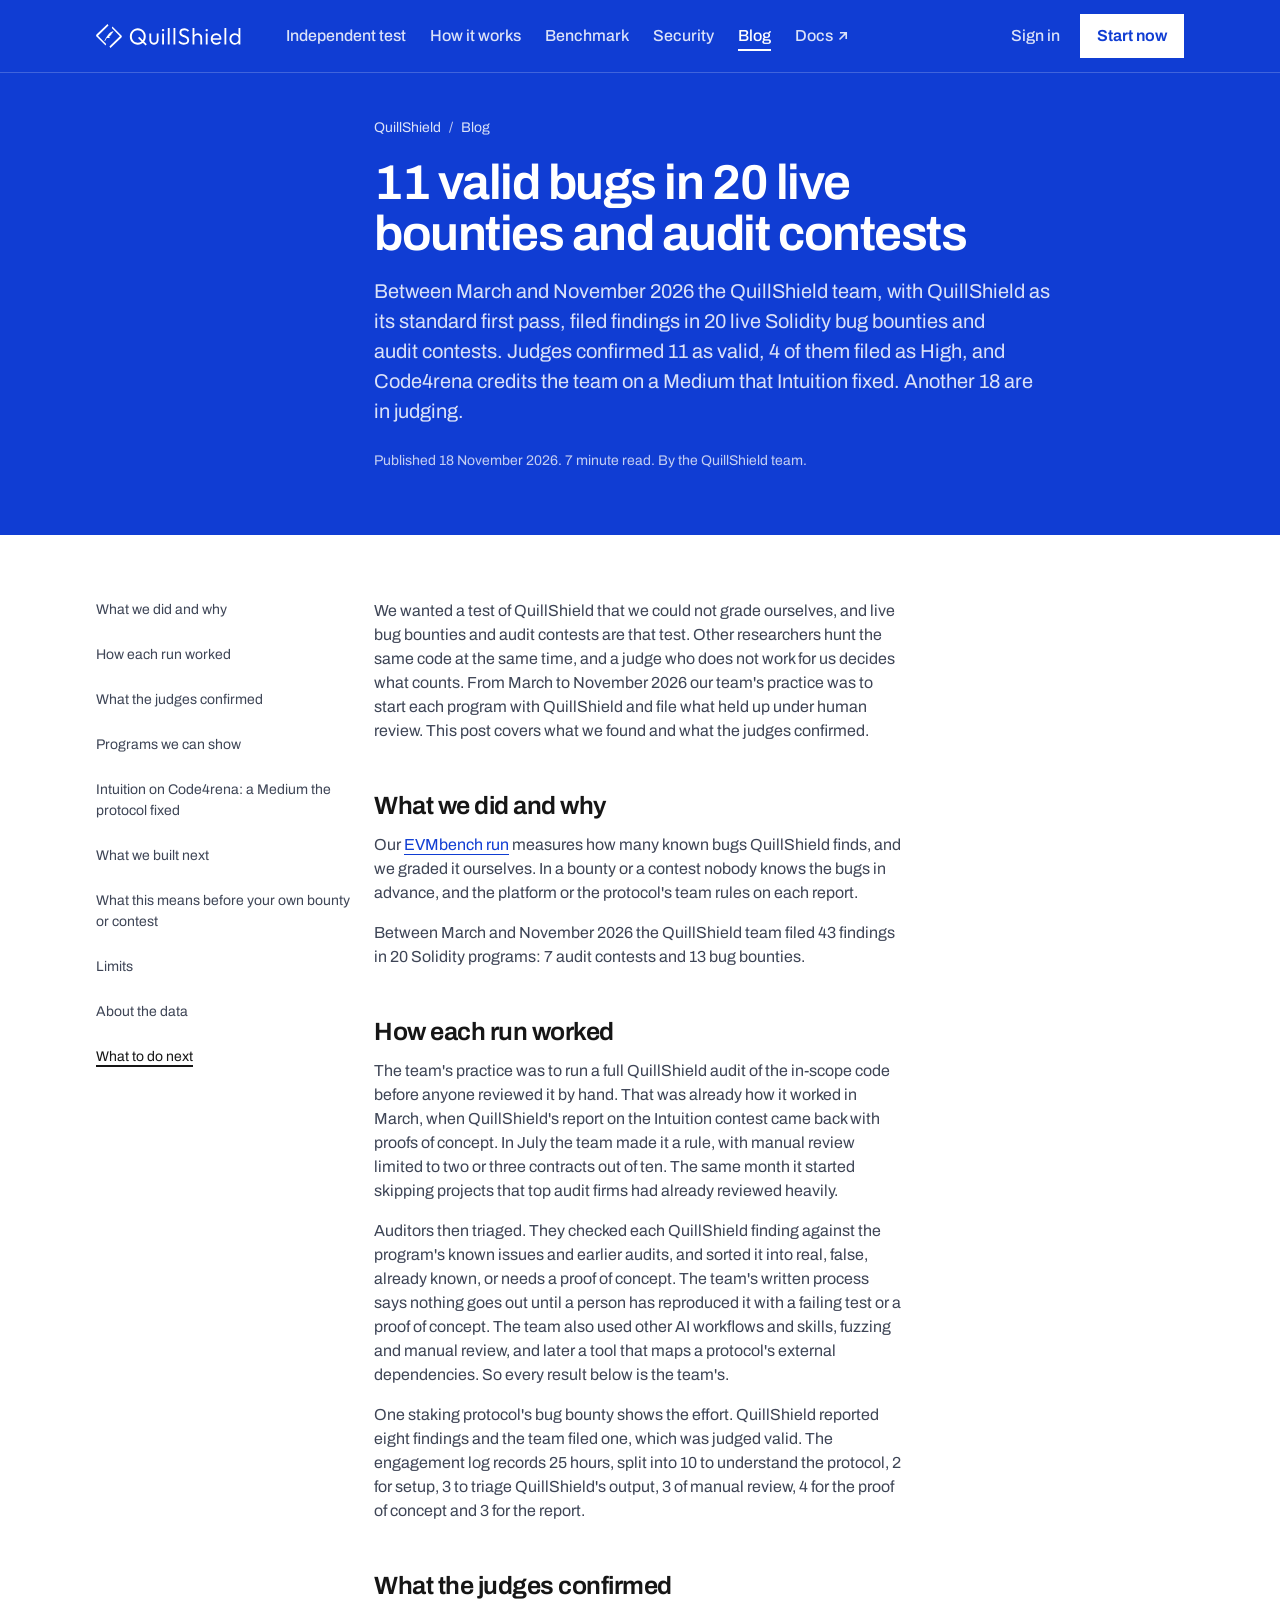
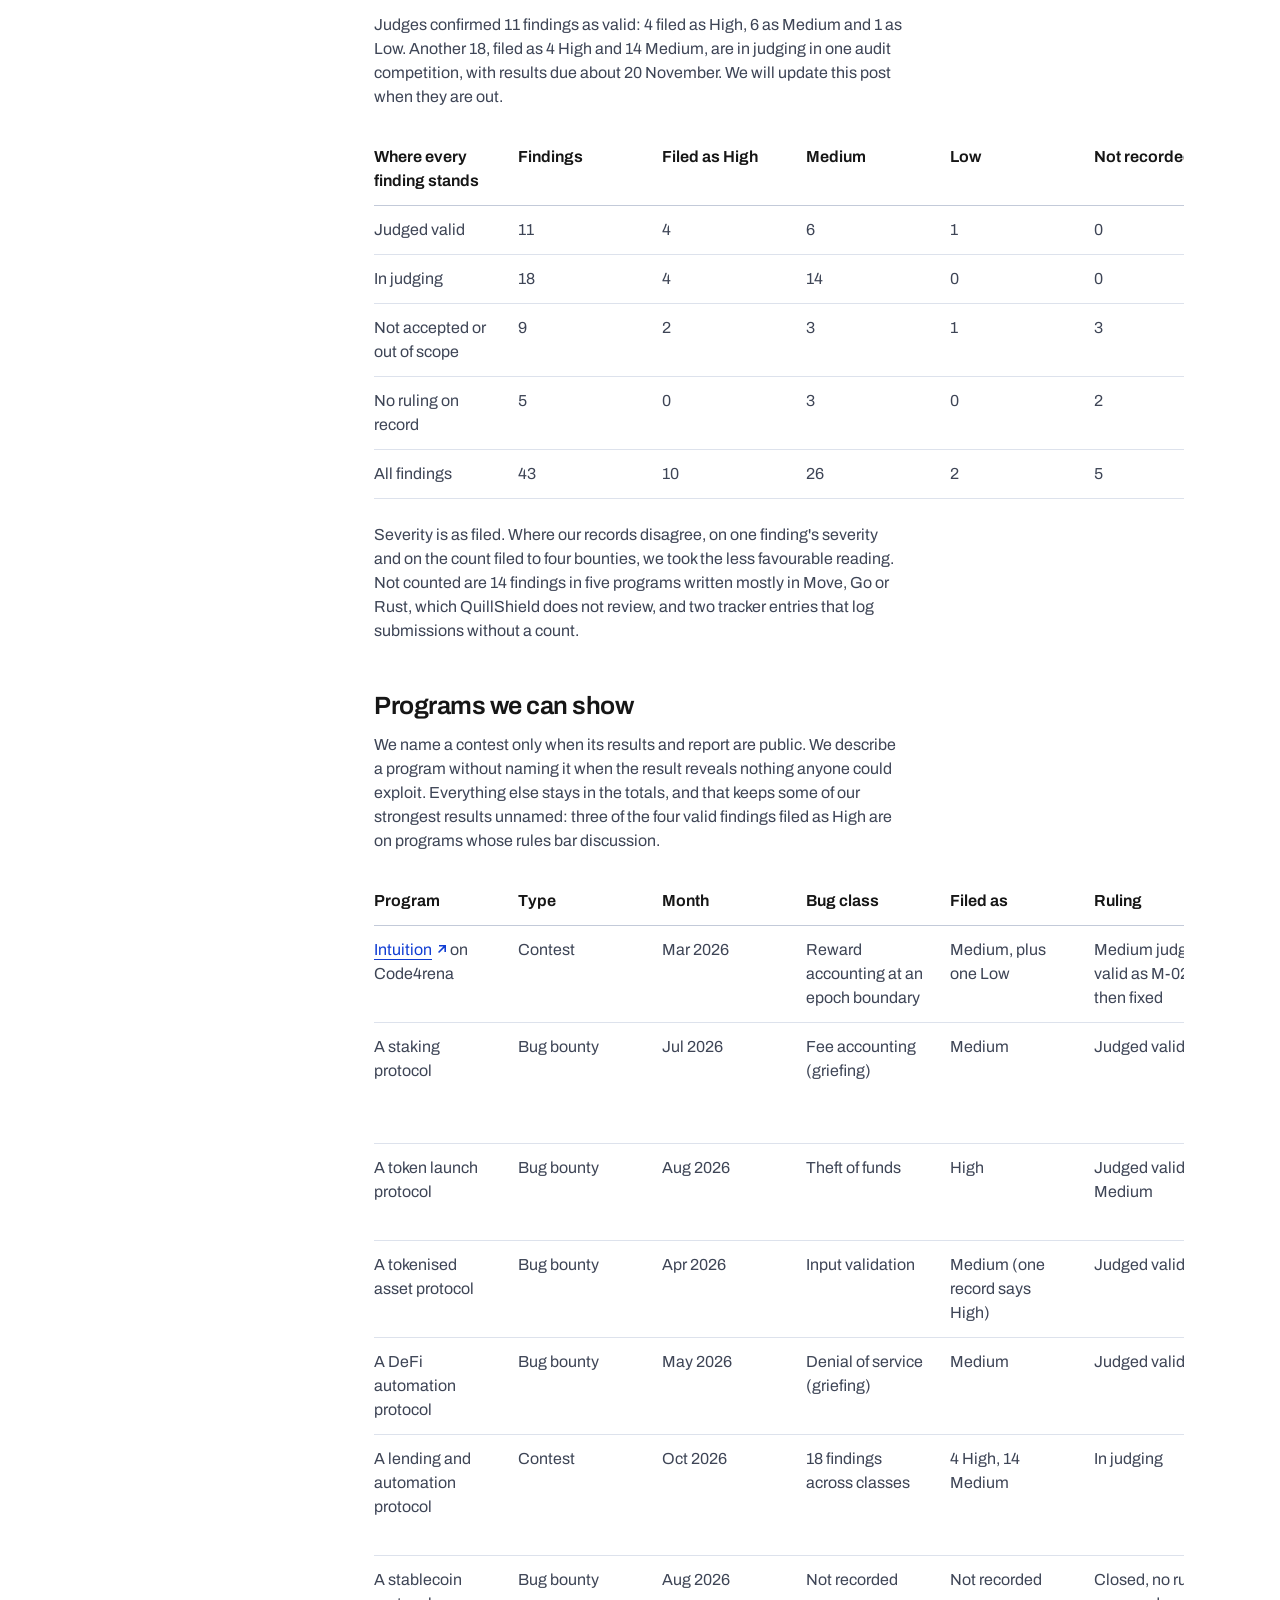
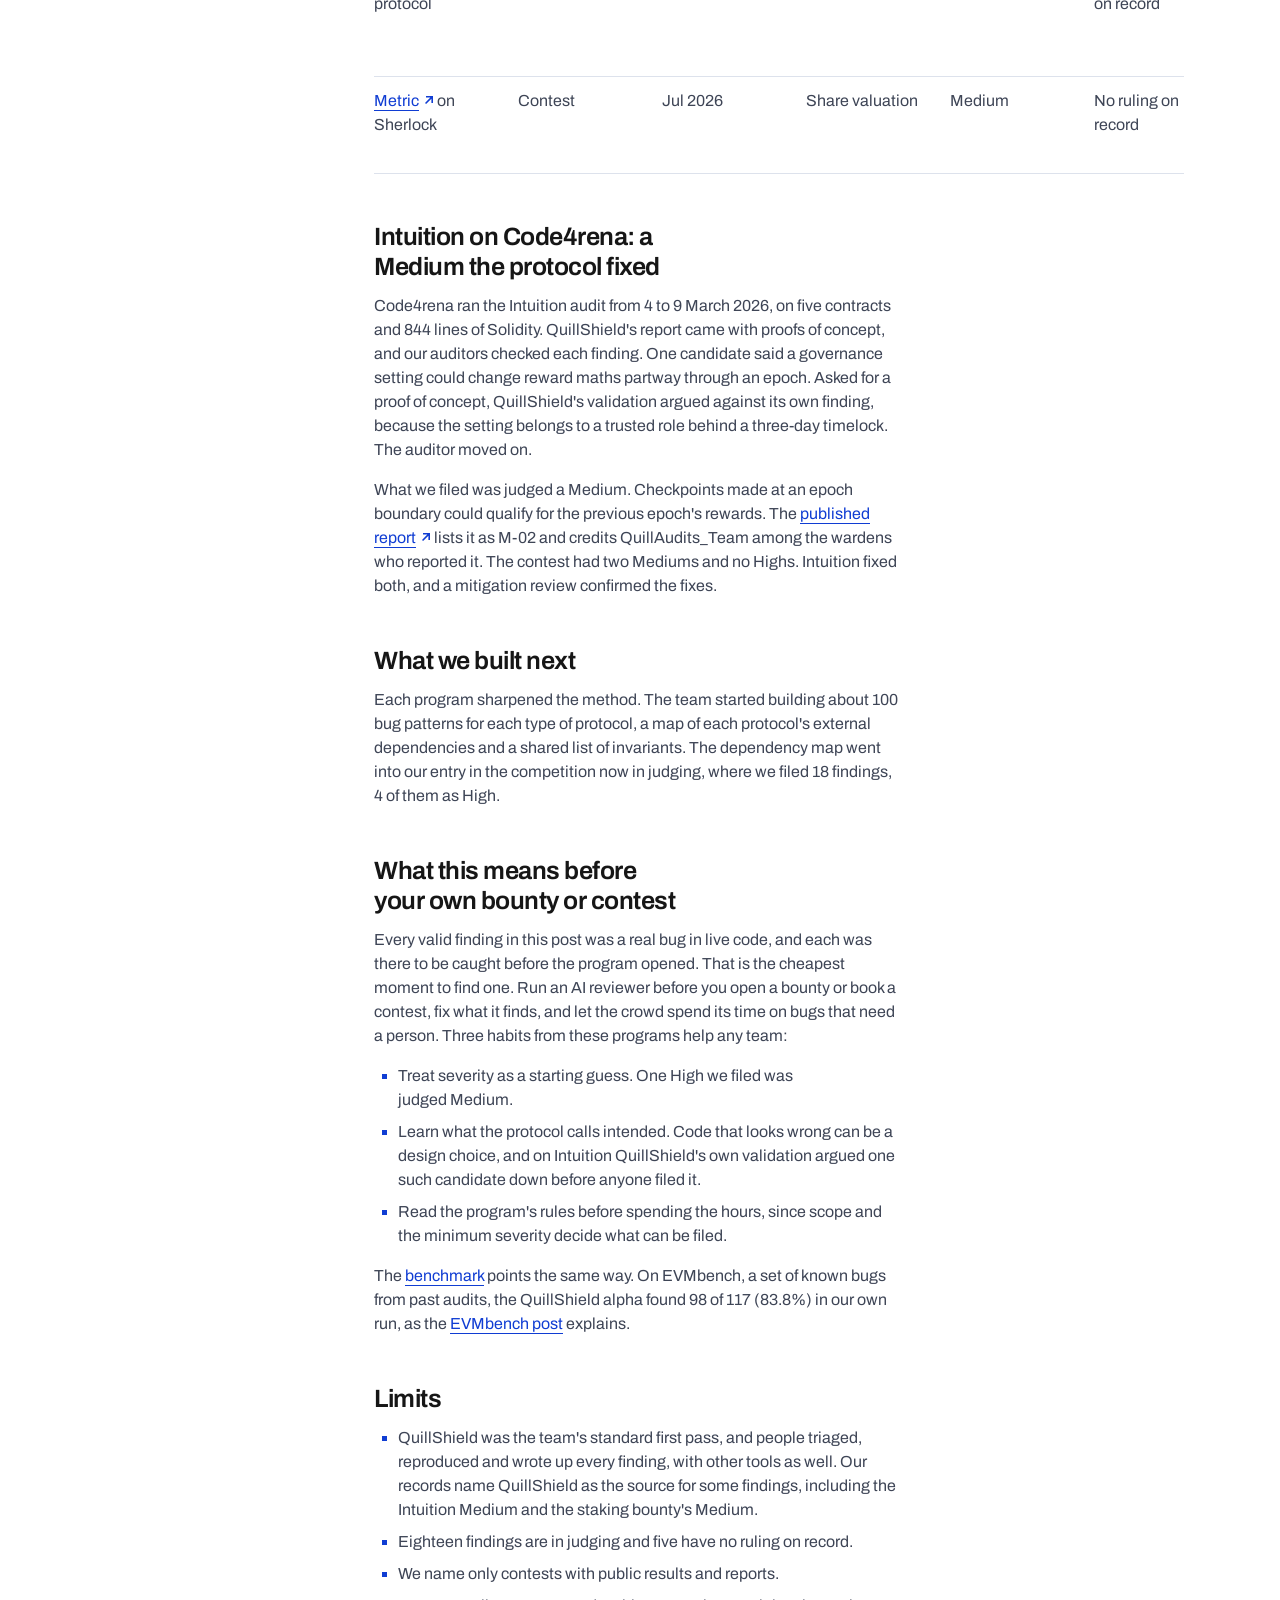
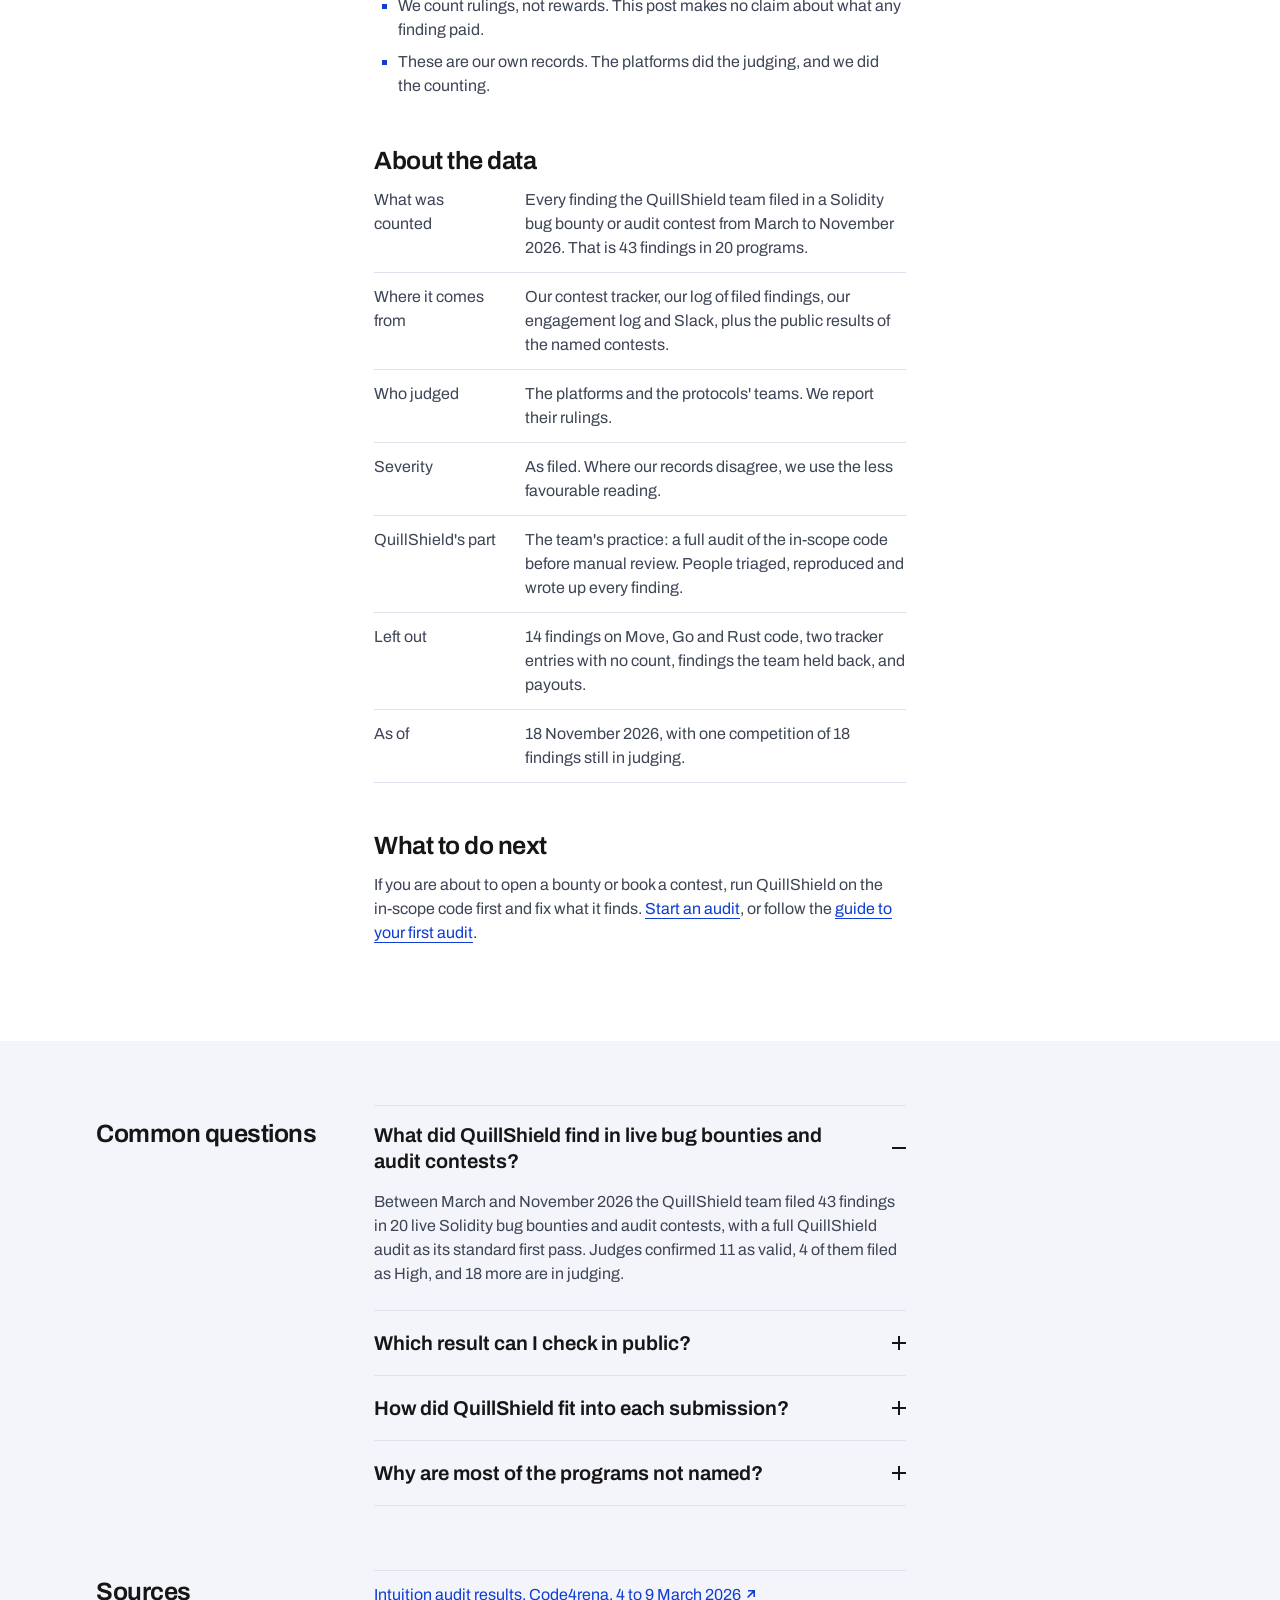
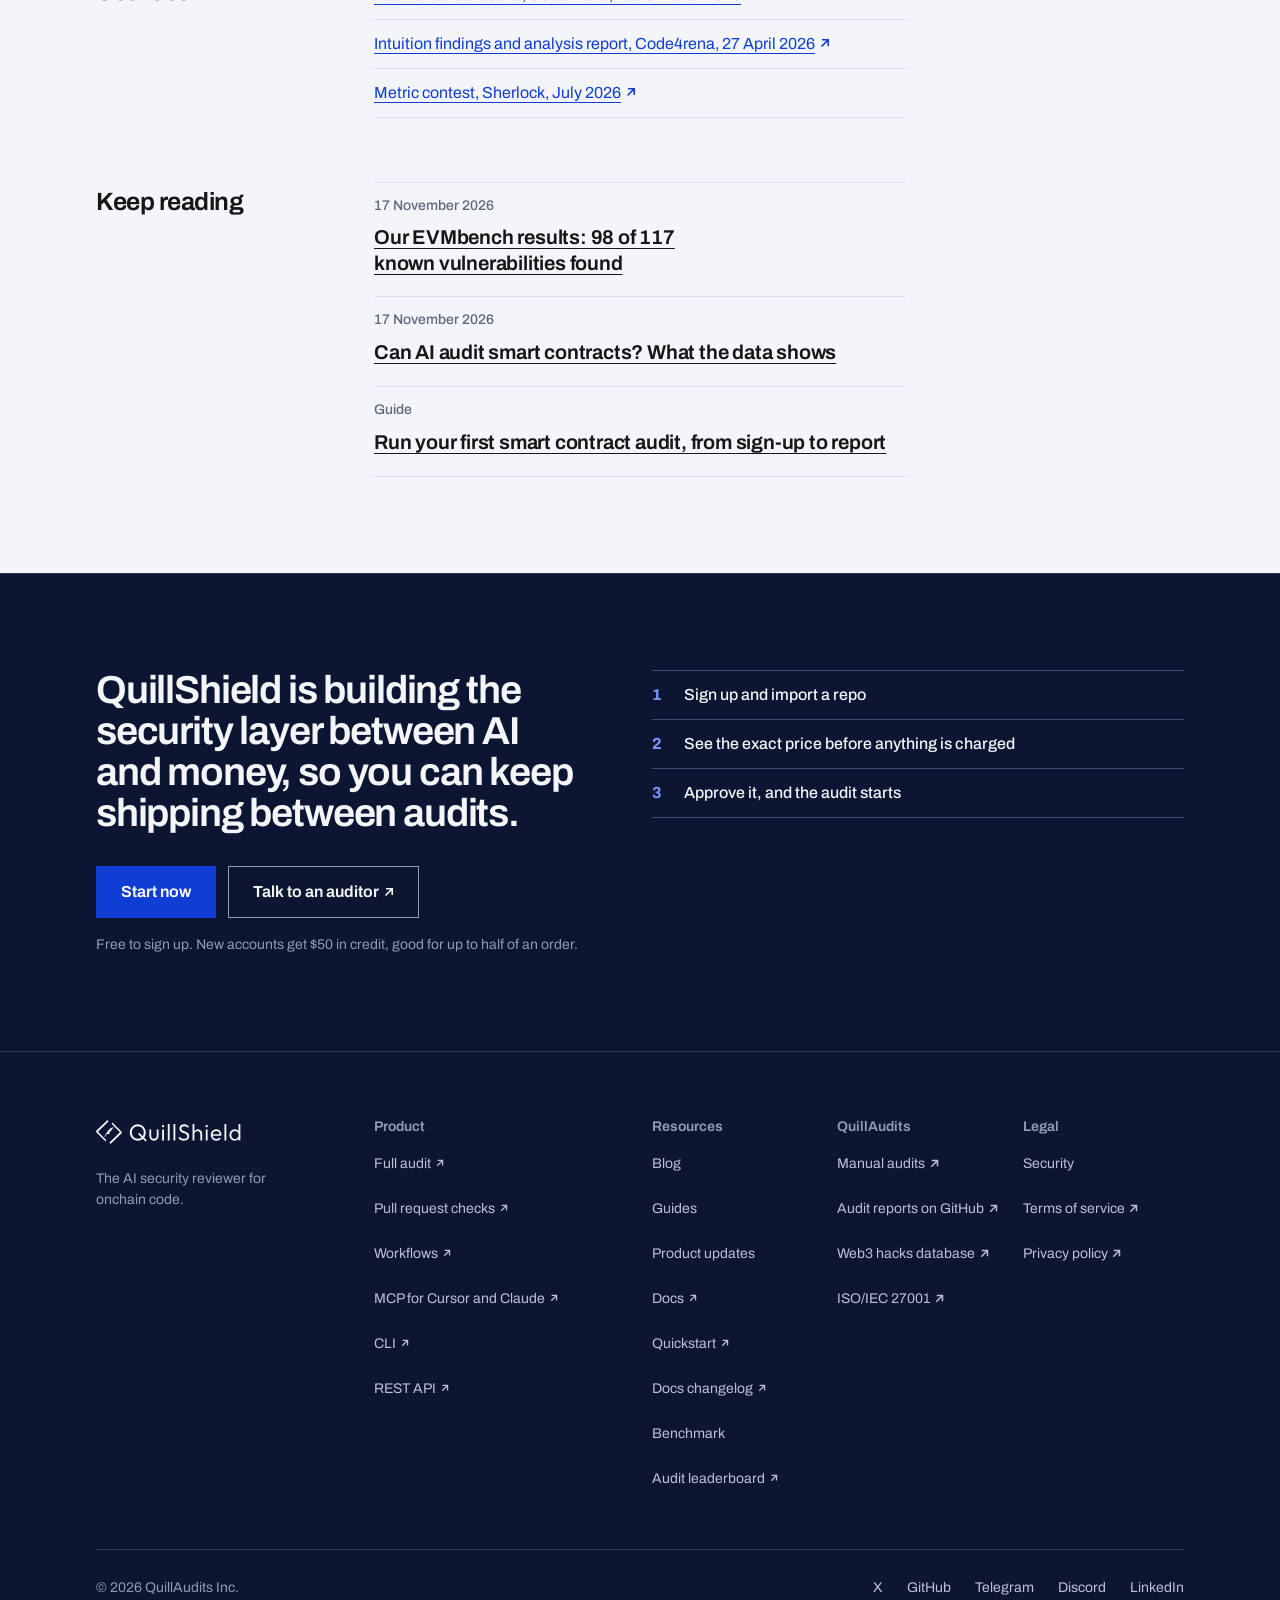
<file: blog/bug-bounty-and-contest-results/index.html>
<!doctype html>
<html lang="en">
<head>
<meta charset="utf-8">
<meta name="viewport" content="width=device-width, initial-scale=1">
<script>
(function(){var d=document.documentElement;d.classList.add('js');
try{if(!window.matchMedia('(prefers-reduced-motion: reduce)').matches){d.classList.add('anim');
setTimeout(function(){d.classList.remove('anim')},7000)}}catch(e){}})();
</script>
<title>11 valid bugs in 20 live bounties and audit contests</title>
<meta name="description" content="11 findings judged valid, 4 filed as High, in 20 live Solidity bug bounties and audit contests from March to November 2026. 18 more are in judging.">
<link rel="canonical" href="https://shield.quillaudits.com/blog/bug-bounty-and-contest-results/">
<meta name="robots" content="noindex">
<meta name="color-scheme" content="light">
<meta name="theme-color" content="#103DD3">
<meta property="og:type" content="article">
<meta property="og:site_name" content="QuillShield">
<meta property="og:locale" content="en_US">
<meta property="og:url" content="https://shield.quillaudits.com/blog/bug-bounty-and-contest-results/">
<meta property="og:title" content="11 valid bugs in 20 live bounties and audit contests">
<meta property="og:description" content="11 findings judged valid, 4 filed as High, in 20 live Solidity bug bounties and audit contests from March to November 2026. 18 more are in judging.">
<meta property="og:image" content="https://rkg-eth.github.io/quillshield/og.png">
<meta property="og:image:type" content="image/png">
<meta property="og:image:width" content="1200">
<meta property="og:image:height" content="630">
<meta property="og:image:alt" content="QuillShield. The AI security reviewer for onchain code. AI agents that review every pull request, starting from a full audit.">
<meta property="article:published_time" content="2026-11-18T00:00:00Z">
<meta property="article:modified_time" content="2026-11-18T00:00:00Z">
<meta name="twitter:card" content="summary_large_image">
<meta name="twitter:site" content="@QuillAudits_AI">
<meta name="twitter:title" content="11 valid bugs in 20 live bounties and audit contests">
<meta name="twitter:description" content="11 findings judged valid, 4 filed as High, in 20 live Solidity bug bounties and audit contests from March to November 2026. 18 more are in judging.">
<meta name="twitter:image" content="https://rkg-eth.github.io/quillshield/og.png">
<meta name="twitter:image:alt" content="QuillShield. The AI security reviewer for onchain code. AI agents that review every pull request, starting from a full audit.">
<link rel="alternate" type="application/atom+xml" title="QuillShield blog" href="../../blog/feed.xml">
<link rel="icon" href="../../favicon.svg" type="image/svg+xml">
<link rel="icon" href="../../favicon.ico" sizes="32x32">
<link rel="apple-touch-icon" href="../../apple-touch-icon.png">
<link rel="preload" href="../../archivo.woff2" as="font" type="font/woff2" crossorigin>
<link rel="stylesheet" href="../../site.css?v=7cbb2839">
<script src="../../motion.js?v=b346b1ef" defer></script>
<script type="application/ld+json">{"@context":"https://schema.org","@graph":[{"@type":"BlogPosting","@id":"https://shield.quillaudits.com/blog/bug-bounty-and-contest-results/#article","mainEntityOfPage":"https://shield.quillaudits.com/blog/bug-bounty-and-contest-results/","headline":"11 valid bugs in 20 live bounties and audit contests","description":"11 findings judged valid, 4 filed as High, in 20 live Solidity bug bounties and audit contests from March to November 2026. 18 more are in judging.","image":["https://shield.quillaudits.com/og.png"],"datePublished":"2026-11-18T00:00:00Z","dateModified":"2026-11-18T00:00:00Z","inLanguage":"en","author":{"@type":"Organization","name":"The QuillShield team","url":"https://shield.quillaudits.com/"},"publisher":{"@type":"Organization","@id":"https://www.quillaudits.com/#organization","name":"QuillAudits","url":"https://www.quillaudits.com/","logo":{"@type":"ImageObject","url":"https://www.quillaudits.com/logo/quillaudits-full.svg"}},"isPartOf":{"@type":"Blog","@id":"https://shield.quillaudits.com/blog/#blog","name":"QuillShield blog","url":"https://shield.quillaudits.com/blog/"}},{"@type":"BreadcrumbList","@id":"https://shield.quillaudits.com/blog/bug-bounty-and-contest-results/#breadcrumb","itemListElement":[{"@type":"ListItem","position":1,"name":"QuillShield","item":"https://shield.quillaudits.com/"},{"@type":"ListItem","position":2,"name":"Blog","item":"https://shield.quillaudits.com/blog/"},{"@type":"ListItem","position":3,"name":"11 valid bugs in 20 live bounties and audit contests","item":"https://shield.quillaudits.com/blog/bug-bounty-and-contest-results/"}]}]}</script>
<script type="application/ld+json">{"@context":"https://schema.org","@type":"FAQPage","@id":"https://shield.quillaudits.com/blog/bug-bounty-and-contest-results/#faq","mainEntity":[{"@type":"Question","name":"What did QuillShield find in live bug bounties and audit contests?","acceptedAnswer":{"@type":"Answer","text":"Between March and November 2026 the QuillShield team filed 43 findings in 20 live Solidity bug bounties and audit contests, with a full QuillShield audit as its standard first pass. Judges confirmed 11 as valid, 4 of them filed as High, and 18 more are in judging."}},{"@type":"Question","name":"Which result can I check in public?","acceptedAnswer":{"@type":"Answer","text":"Code4rena's Intuition report lists the team's Medium as M-02 and credits QuillAudits_Team among the wardens who reported it. Intuition fixed it, and a mitigation review confirmed the fix."}},{"@type":"Question","name":"How did QuillShield fit into each submission?","acceptedAnswer":{"@type":"Answer","text":"The team's practice was to run a full QuillShield audit of the in-scope Solidity code before manual review. People then triaged its output, reproduced each finding and wrote it up, and they also used other AI workflows and skills, fuzzing and manual review. The records name QuillShield as the source for some findings, including the Intuition Medium and a staking protocol's Medium."}},{"@type":"Question","name":"Why are most of the programs not named?","acceptedAnswer":{"@type":"Answer","text":"Bug bounty and contest platforms limit what researchers may say about reports. We name a contest only when its results and report are public, describe a bounty without naming it when the result reveals nothing exploitable, and keep everything else in the totals."}}]}</script>
</head>
<body class="t-light">
<a class="skip" href="#main">Skip to content</a>

<header class="nav t-blue" id="nav">
  <div class="wrap nav__in">
    <a class="logo" href="../../" aria-label="QuillShield home">
      <svg xmlns="http://www.w3.org/2000/svg" viewBox="0 0 146 24" fill="currentColor" role="img" aria-label="QuillShield"><path d="M25.4609 13.4607L14.4305 24L13.4551 22.5103L23.885 12.2317V12.1945L15.8187 4.07584L16.419 2.39999L25.9486 12.12L25.4609 13.4607Z"/><path d="M0.451573 10.5766L11.5151 0L12.4935 1.48966L2.03208 11.8055V11.8428L10.1604 19.9242L9.55829 21.6L0 11.9172L0.451573 10.5766Z"/><path d="M8.40918 17.04C8.52165 16.6432 8.67162 16.2861 8.82156 15.929C9.45892 14.5404 10.1251 13.3104 11.0624 12.1598C12.2996 10.6917 13.458 9.12869 15.0654 8.10365C15.7948 7.63846 16.7439 7.24918 17.5312 6.97145C17.4562 7.01112 17.5687 6.93178 17.5312 6.97145L17.1587 7.63846C16.6831 8.41385 16.3978 8.9954 15.9448 9.66015C15.9073 9.73949 15.8698 9.73949 15.7948 9.73949C15.4949 9.81884 15.1575 9.8982 14.8201 9.8982C14.9326 10.0569 15.12 10.1363 15.27 10.2156C15.345 10.2553 15.4949 10.2553 15.5324 10.3743C15.5324 10.4537 15.4199 10.5727 15.3825 10.6521C15.3075 10.8504 15.1575 10.9695 14.9701 11.0091C14.6701 11.0885 14.3702 11.1679 14.0328 11.1679C14.0328 11.2472 14.0703 11.2472 14.1078 11.2869C14.2952 11.4456 14.5202 11.5646 14.7451 11.644C14.8201 11.6837 14.8201 11.7233 14.7826 11.8027C14.7076 12.0011 14.5576 12.0804 14.3702 12.1201C13.8828 12.2788 13.3954 12.3978 12.908 12.4375H12.8706C12.983 12.5565 13.0955 12.6359 13.208 12.7153C13.4329 12.8343 13.6579 12.9136 13.9203 12.993C13.9578 12.993 13.9953 13.0327 13.9578 13.0723C13.7703 13.3501 13.5829 13.6278 13.3205 13.8262C13.133 14.0246 12.908 14.0246 12.6456 14.0246H11.7833C11.5584 14.0246 11.3335 14.0246 11.1085 14.0642C10.921 14.1039 10.7711 14.1833 10.6586 14.342C10.2837 14.7784 10.0588 15.3339 9.79634 15.8497L9.68386 16.0877C9.60887 16.4052 9.42142 16.5639 9.15898 16.6829C8.93405 16.7226 8.67162 16.8813 8.40918 17.04Z"/><path d="M41.829 20.629Q40.145 20.629 38.696 20.001Q37.246 19.372 36.158 18.252Q35.07 17.131 34.462 15.648Q33.854 14.165 33.854 12.465Q33.854 10.756 34.458 9.285Q35.062 7.814 36.142 6.702Q37.223 5.589 38.661 4.968Q40.1 4.347 41.783 4.347Q43.466 4.347 44.909 4.968Q46.351 5.589 47.435 6.702Q48.518 7.814 49.126 9.296Q49.735 10.779 49.735 12.488Q49.735 14.188 49.131 15.671Q48.527 17.154 47.446 18.263Q46.366 19.372 44.931 20.001Q43.497 20.629 41.829 20.629ZM49.569 21.525 42.02 13.977 43.251 12.746 50.8 20.294ZM41.783 18.788Q43.529 18.788 44.87 17.97Q46.211 17.151 46.982 15.724Q47.754 14.297 47.754 12.465Q47.754 11.103 47.31 9.958Q46.867 8.813 46.065 7.964Q45.264 7.115 44.177 6.651Q43.091 6.188 41.783 6.188Q40.051 6.188 38.71 6.995Q37.369 7.802 36.602 9.218Q35.834 10.633 35.834 12.465Q35.834 13.828 36.278 14.991Q36.722 16.155 37.516 17.001Q38.311 17.847 39.404 18.318Q40.497 18.788 41.783 18.788Z M57.955 20.629Q56.623 20.629 55.576 20.024Q54.528 19.418 53.943 18.35Q53.357 17.281 53.357 15.873V9.58H55.198V15.794Q55.198 16.733 55.53 17.423Q55.862 18.113 56.489 18.492Q57.116 18.871 57.959 18.871Q59.243 18.871 59.977 18.043Q60.711 17.214 60.711 15.794V9.58H62.552V15.874Q62.552 17.283 61.966 18.358Q61.381 19.432 60.346 20.031Q59.31 20.629 57.955 20.629Z M66.131 20.4V9.58H67.972V20.4ZM67.047 7.333Q66.535 7.333 66.193 6.975Q65.851 6.617 65.851 6.105Q65.851 5.584 66.193 5.234Q66.535 4.885 67.047 4.885Q67.583 4.885 67.922 5.234Q68.261 5.584 68.261 6.105Q68.261 6.617 67.922 6.975Q67.583 7.333 67.047 7.333Z M71.809 20.4V4.118H73.65V20.4Z M77.479 20.4V4.118H79.319V20.4Z M87.914 20.629Q86.056 20.629 84.728 19.938Q83.4 19.246 82.389 17.961L83.703 16.656Q84.479 17.746 85.507 18.293Q86.534 18.84 87.988 18.84Q89.454 18.84 90.351 18.187Q91.249 17.535 91.249 16.384Q91.249 15.471 90.824 14.894Q90.399 14.317 89.702 13.946Q89.005 13.576 88.17 13.287Q87.336 12.998 86.501 12.666Q85.667 12.333 84.97 11.834Q84.273 11.334 83.848 10.546Q83.423 9.757 83.423 8.538Q83.423 7.23 84.061 6.294Q84.699 5.358 85.804 4.852Q86.909 4.347 88.306 4.347Q89.852 4.347 91.07 4.948Q92.288 5.549 93.084 6.554L91.77 7.859Q91.048 7.003 90.21 6.57Q89.371 6.136 88.263 6.136Q86.935 6.136 86.143 6.737Q85.352 7.338 85.352 8.415Q85.352 9.259 85.777 9.783Q86.202 10.307 86.899 10.659Q87.596 11.011 88.431 11.299Q89.265 11.586 90.099 11.93Q90.934 12.273 91.631 12.799Q92.328 13.324 92.753 14.15Q93.178 14.976 93.178 16.232Q93.178 18.308 91.758 19.468Q90.338 20.629 87.914 20.629Z M104.323 20.4V14.074Q104.323 12.743 103.518 11.904Q102.712 11.065 101.41 11.065Q100.524 11.065 99.846 11.45Q99.168 11.835 98.783 12.511Q98.398 13.186 98.398 14.065L97.602 13.619Q97.602 12.385 98.165 11.425Q98.727 10.464 99.707 9.908Q100.688 9.351 101.927 9.351Q103.167 9.351 104.124 9.909Q105.082 10.467 105.623 11.453Q106.164 12.439 106.164 13.73V20.4ZM96.557 20.4V4.118H98.398V20.4Z M109.775 20.4V9.58H111.616V20.4ZM110.691 7.333Q110.179 7.333 109.837 6.975Q109.495 6.617 109.495 6.105Q109.495 5.584 109.837 5.234Q110.179 4.885 110.691 4.885Q111.226 4.885 111.566 5.234Q111.905 5.584 111.905 6.105Q111.905 6.617 111.566 6.975Q111.226 7.333 110.691 7.333Z M120.457 20.629Q118.834 20.629 117.543 19.893Q116.252 19.158 115.502 17.874Q114.752 16.59 114.752 14.981Q114.752 13.381 115.486 12.109Q116.22 10.836 117.488 10.094Q118.756 9.351 120.319 9.351Q121.811 9.351 122.956 10.031Q124.101 10.71 124.755 11.904Q125.409 13.098 125.409 14.635Q125.409 14.841 125.383 15.093Q125.357 15.345 125.297 15.671H116.043V14.134H124.31L123.645 14.709Q123.651 13.573 123.248 12.757Q122.844 11.941 122.094 11.493Q121.344 11.045 120.282 11.045Q119.166 11.045 118.331 11.531Q117.497 12.016 117.034 12.88Q116.572 13.745 116.572 14.921Q116.572 16.115 117.057 17.014Q117.543 17.912 118.427 18.409Q119.312 18.906 120.477 18.906Q121.418 18.906 122.217 18.565Q123.016 18.224 123.571 17.558L124.753 18.754Q123.986 19.659 122.863 20.144Q121.739 20.629 120.457 20.629Z M128.45 20.4V4.118H130.291V20.4Z M138.714 20.629Q137.217 20.629 136.024 19.887Q134.831 19.144 134.136 17.871Q133.441 16.599 133.441 15.01Q133.441 13.398 134.135 12.124Q134.829 10.851 136.025 10.101Q137.22 9.351 138.714 9.351Q139.93 9.351 140.917 9.85Q141.903 10.35 142.531 11.246Q143.159 12.142 143.254 13.324V16.647Q143.151 17.812 142.538 18.713Q141.926 19.613 140.937 20.121Q139.948 20.629 138.714 20.629ZM139.023 18.891Q140.099 18.891 140.908 18.392Q141.716 17.893 142.172 17.016Q142.627 16.138 142.627 14.998Q142.627 13.836 142.166 12.96Q141.705 12.084 140.894 11.586Q140.082 11.088 139.004 11.088Q137.927 11.088 137.105 11.588Q136.283 12.087 135.808 12.965Q135.333 13.843 135.333 14.99Q135.333 16.129 135.806 17.013Q136.278 17.897 137.115 18.394Q137.951 18.891 139.023 18.891ZM144.359 20.4H142.518V17.497L142.876 14.844L142.518 12.23V4.118H144.359Z"/></svg>
    </a>
    <nav class="nav__links" aria-label="Primary">
      <a href="../../#findings">Independent test</a>
      <a href="../../#how">How it works</a>
      <a href="../../#benchmark">Benchmark</a>
      <a href="../../#code">Security</a>
      <a href="../../blog/" aria-current="true">Blog</a>
      <a class="ext" href="https://www.quillaudits.com/quillshield" target="_blank" rel="noopener" title="Opens in a new tab">Docs</a>
    </nav>
    <div class="nav__cta">
      <a class="nav__signin" href="https://shield.quillaudits.com/login">Sign in</a>
      <a class="btn btn--primary btn--sm" href="https://shield.quillaudits.com/register">Start now</a>
      <details class="menu">
        <summary><span class="menu__lab">Menu</span><span class="menu__lab menu__lab--x">Close</span></summary>
        <nav class="menu__panel" aria-label="Primary">
          <a class="menu__start" href="https://shield.quillaudits.com/register">Start now</a>
          <a href="../../#findings">Independent test</a>
          <a href="../../#how">How it works</a>
          <a href="../../#benchmark">Benchmark</a>
          <a href="../../#code">Security</a>
          <a href="../../blog/" aria-current="true">Blog</a>
          <a class="ext" href="https://www.quillaudits.com/quillshield" target="_blank" rel="noopener" title="Opens in a new tab">Docs</a>
          <a class="ext" href="https://calendly.com/akshadh-a-quillaudits/30min" target="_blank" rel="noopener" title="Opens in a new tab">Talk to an auditor</a>
          <a class="menu__signin" href="https://shield.quillaudits.com/login">Sign in</a>
        </nav>
      </details>
    </div>
  </div>
</header>
<script>
(function(){
  var d=document, m=d.querySelector('.menu');
  if(!m){return}
  var s=m.querySelector('summary');
  function shut(back){if(m.open){m.open=false;if(back){s.focus()}}}
  /* the phone menu closes after a choice, on Escape, on a press outside it and when focus leaves it */
  m.addEventListener('click',function(e){if(e.target.closest('.menu__panel a')){shut()}});
  d.addEventListener('keydown',function(e){if(e.key==='Escape'&&m.open){shut(true)}});
  d.addEventListener('pointerdown',function(e){if(m.open&&!m.contains(e.target)){shut()}});
  m.addEventListener('focusout',function(e){if(m.open&&e.relatedTarget&&!m.contains(e.relatedTarget)){shut()}});
  /* a table or a code block is a Tab stop only while it scrolls sideways */
  d.addEventListener('DOMContentLoaded',function(){
    var sc=[].slice.call(d.querySelectorAll('.tscroll,.prose pre'));
    function tab(){sc.forEach(function(x){if(x.scrollWidth>x.clientWidth+1){x.setAttribute('tabindex','0')}else{x.removeAttribute('tabindex')}})}
    if(sc.length){tab();window.addEventListener('resize',tab);if(d.fonts&&d.fonts.ready){d.fonts.ready.then(tab)}}
  });
})();
</script>

<main id="main">
<article>
<header class="phead phead--doc t-blue">
  <div class="wrap">
    <nav class="crumbs" aria-label="Breadcrumb"><ol><li><a href="../../">QuillShield</a></li><li><a href="../../blog/">Blog</a></li><li class="sr-only" aria-current="page">11 valid bugs in 20 live bounties and audit contests</li></ol></nav>
    <h1>11 valid bugs in 20 live bounties and audit contests</h1>
    <p class="lede">Between March and November 2026 the QuillShield team, with QuillShield as its standard first pass, filed findings in 20 live Solidity bug bounties and audit contests. Judges confirmed 11 as valid, 4 of them filed as High, and Code4rena credits the team on a Medium that Intuition fixed. Another 18 are in judging.</p>
    <p class="phead__meta">Published <time datetime="2026-11-18">18 November 2026</time>. 7 minute read. By the QuillShield team.</p>
  </div>
</header>
<div class="doc">
  <div class="wrap rail">
    <nav class="toc" aria-label="On this page"><ul><li><a href="#what-we-did-and-why">What we did and why</a></li><li><a href="#how-each-run-worked">How each run worked</a></li><li><a href="#what-the-judges-confirmed">What the judges confirmed</a></li><li><a href="#programs-we-can-show">Programs we can show</a></li><li><a href="#intuition-on-code4rena-a-medium-the-protocol-fixed">Intuition on Code4rena: a Medium the protocol fixed</a></li><li><a href="#what-we-built-next">What we built next</a></li><li><a href="#what-this-means-before-your-own-bounty-or-contest">What this means before your own bounty or contest</a></li><li><a href="#limits">Limits</a></li><li><a href="#about-the-data">About the data</a></li><li><a href="#what-to-do-next">What to do next</a></li></ul></nav>
    <div class="prose">
<p>We wanted a test of QuillShield that we could not grade ourselves, and live bug bounties and audit contests are that test. Other researchers hunt the same code at the same time, and a judge who does not work for us decides what counts. From March to November 2026 our team's practice was to start each program with QuillShield and file what held up under human review. This post covers what we found and what the judges confirmed.</p>
<h2 id="what-we-did-and-why">What we did and why</h2>
<p>Our <a href="../../blog/evmbench-results/">EVMbench run</a> measures how many known bugs QuillShield finds, and we graded it ourselves. In a bounty or a contest nobody knows the bugs in advance, and the platform or the protocol's team rules on each report.</p>
<p>Between March and November 2026 the QuillShield team filed 43 findings in 20 Solidity programs: 7 audit contests and 13 bug bounties.</p>
<h2 id="how-each-run-worked">How each run worked</h2>
<p>The team's practice was to run a full QuillShield audit of the in-scope code before anyone reviewed it by hand. That was already how it worked in March, when QuillShield's report on the Intuition contest came back with proofs of concept. In July the team made it a rule, with manual review limited to two or three contracts out of ten. The same month it started skipping projects that top audit firms had already reviewed heavily.</p>
<p>Auditors then triaged. They checked each QuillShield finding against the program's known issues and earlier audits, and sorted it into real, false, already known, or needs a proof of concept. The team's written process says nothing goes out until a person has reproduced it with a failing test or a proof of concept. The team also used other AI workflows and skills, fuzzing and manual review, and later a tool that maps a protocol's external dependencies. So every result below is the team's.</p>
<p>One staking protocol's bug bounty shows the effort. QuillShield reported eight findings and the team filed one, which was judged valid. The engagement log records 25 hours, split into 10 to understand the protocol, 2 for setup, 3 to triage QuillShield's output, 3 of manual review, 4 for the proof of concept and 3 for the report.</p>
<h2 id="what-the-judges-confirmed">What the judges confirmed</h2>
<p>Judges confirmed 11 findings as valid: 4 filed as High, 6 as Medium and 1 as Low. Another 18, filed as 4 High and 14 Medium, are in judging in one audit competition, with results due about 20 November. We will update this post when they are out.</p>
<div class="tscroll tscroll--wide" role="region" aria-label="Table: Where every finding stands, Findings, Filed as High, Medium, Low, Not recorded" tabindex="0"><table>
<thead>
<tr>
<th scope="col">Where every finding stands</th>
<th scope="col">Findings</th>
<th scope="col">Filed as High</th>
<th scope="col">Medium</th>
<th scope="col">Low</th>
<th scope="col">Not recorded</th>
</tr>
</thead>
<tbody>
<tr>
<th scope="row">Judged valid</th>
<td>11</td>
<td>4</td>
<td>6</td>
<td>1</td>
<td>0</td>
</tr>
<tr>
<th scope="row">In judging</th>
<td>18</td>
<td>4</td>
<td>14</td>
<td>0</td>
<td>0</td>
</tr>
<tr>
<th scope="row">Not accepted or out of scope</th>
<td>9</td>
<td>2</td>
<td>3</td>
<td>1</td>
<td>3</td>
</tr>
<tr>
<th scope="row">No ruling on record</th>
<td>5</td>
<td>0</td>
<td>3</td>
<td>0</td>
<td>2</td>
</tr>
<tr>
<th scope="row">All findings</th>
<td>43</td>
<td>10</td>
<td>26</td>
<td>2</td>
<td>5</td>
</tr>
</tbody>
</table></div>
<p>Severity is as filed. Where our records disagree, on one finding's severity and on the count filed to four bounties, we took the less favourable reading. Not counted are 14 findings in five programs written mostly in Move, Go or Rust, which QuillShield does not review, and two tracker entries that log submissions without a count.</p>
<h2 id="programs-we-can-show">Programs we can show</h2>
<p>We name a contest only when its results and report are public. We describe a program without naming it when the result reveals nothing anyone could exploit. Everything else stays in the totals, and that keeps some of our strongest results unnamed: three of the four valid findings filed as High are on programs whose rules bar discussion.</p>
<div class="tscroll tscroll--wide" role="region" aria-label="Table: Program, Type, Month, Bug class, Filed as, Ruling, What it shows" tabindex="0"><table>
<thead>
<tr>
<th scope="col">Program</th>
<th scope="col">Type</th>
<th scope="col">Month</th>
<th scope="col">Bug class</th>
<th scope="col">Filed as</th>
<th scope="col">Ruling</th>
<th scope="col">What it shows</th>
</tr>
</thead>
<tbody>
<tr>
<th scope="row"><a class="ext" href="https://code4rena.com/audits/2026-03-intuition" target="_blank" rel="noopener" title="Opens in a new tab">Intuition</a> on Code4rena</th>
<td>Contest</td>
<td>Mar 2026</td>
<td>Reward accounting at an epoch boundary</td>
<td>Medium, plus one Low</td>
<td>Medium judged valid as M-02, then fixed</td>
<td>QuillShield's report came with proofs of concept</td>
</tr>
<tr>
<th scope="row">A staking protocol</th>
<td>Bug bounty</td>
<td>Jul 2026</td>
<td>Fee accounting (griefing)</td>
<td>Medium</td>
<td>Judged valid</td>
<td>QuillShield flagged eight candidates, and one became a valid Medium</td>
</tr>
<tr>
<th scope="row">A token launch protocol</th>
<td>Bug bounty</td>
<td>Aug 2026</td>
<td>Theft of funds</td>
<td>High</td>
<td>Judged valid, as Medium</td>
<td>The program rated it a step lower than we did</td>
</tr>
<tr>
<th scope="row">A tokenised asset protocol</th>
<td>Bug bounty</td>
<td>Apr 2026</td>
<td>Input validation</td>
<td>Medium (one record says High)</td>
<td>Judged valid</td>
<td>We count the lower of our two severity records</td>
</tr>
<tr>
<th scope="row">A DeFi automation protocol</th>
<td>Bug bounty</td>
<td>May 2026</td>
<td>Denial of service (griefing)</td>
<td>Medium</td>
<td>Judged valid</td>
<td>A denial-of-service path the program confirmed</td>
</tr>
<tr>
<th scope="row">A lending and automation protocol</th>
<td>Contest</td>
<td>Oct 2026</td>
<td>18 findings across classes</td>
<td>4 High, 14 Medium</td>
<td>In judging</td>
<td>The first test of the dependency map and the team's newer workflows</td>
</tr>
<tr>
<th scope="row">A stablecoin protocol</th>
<td>Bug bounty</td>
<td>Aug 2026</td>
<td>Not recorded</td>
<td>Not recorded</td>
<td>Closed, no ruling on record</td>
<td>QuillShield flagged 1 High and 22 Medium candidates for triage</td>
</tr>
<tr>
<th scope="row"><a class="ext" href="https://audits.sherlock.xyz/contests/1279" target="_blank" rel="noopener" title="Opens in a new tab">Metric</a> on Sherlock</th>
<td>Contest</td>
<td>Jul 2026</td>
<td>Share valuation</td>
<td>Medium</td>
<td>No ruling on record</td>
<td>77 contracts in scope, all run through QuillShield</td>
</tr>
</tbody>
</table></div>
<h2 id="intuition-on-code4rena-a-medium-the-protocol-fixed">Intuition on Code4rena: a Medium the protocol fixed</h2>
<p>Code4rena ran the Intuition audit from 4 to 9&nbsp;March&nbsp;2026, on five contracts and 844 lines of Solidity. QuillShield's report came with proofs of concept, and our auditors checked each finding. One candidate said a governance setting could change reward maths partway through an epoch. Asked for a proof of concept, QuillShield's validation argued against its own finding, because the setting belongs to a trusted role behind a three-day timelock. The auditor moved on.</p>
<p>What we filed was judged a Medium. Checkpoints made at an epoch boundary could qualify for the previous epoch's rewards. The <a class="ext" href="https://code4rena.com/reports/2026-03-intuition" target="_blank" rel="noopener" title="Opens in a new tab">published report</a> lists it as M-02 and credits QuillAudits_Team among the wardens who reported it. The contest had two Mediums and no Highs. Intuition fixed both, and a mitigation review confirmed the fixes.</p>
<h2 id="what-we-built-next">What we built next</h2>
<p>Each program sharpened the method. The team started building about 100 bug patterns for each type of protocol, a map of each protocol's external dependencies and a shared list of invariants. The dependency map went into our entry in the competition now in judging, where we filed 18 findings, 4 of them as High.</p>
<h2 id="what-this-means-before-your-own-bounty-or-contest">What this means before your own bounty or contest</h2>
<p>Every valid finding in this post was a real bug in live code, and each was there to be caught before the program opened. That is the cheapest moment to find one. Run an AI reviewer before you open a bounty or book a contest, fix what it finds, and let the crowd spend its time on bugs that need a person. Three habits from these programs help any team:</p>
<ul>
<li>Treat severity as a starting guess. One High we filed was judged Medium.</li>
<li>Learn what the protocol calls intended. Code that looks wrong can be a design choice, and on Intuition QuillShield's own validation argued one such candidate down before anyone filed it.</li>
<li>Read the program's rules before spending the hours, since scope and the minimum severity decide what can be filed.</li>
</ul>
<p>The <a href="../../#benchmark">benchmark</a> points the same way. On EVMbench, a set of known bugs from past audits, the QuillShield alpha found 98&nbsp;of&nbsp;117 (83.8%) in our own run, as the <a href="../../blog/evmbench-results/">EVMbench post</a> explains.</p>
<h2 id="limits">Limits</h2>
<ul>
<li>QuillShield was the team's standard first pass, and people triaged, reproduced and wrote up every finding, with other tools as well. Our records name QuillShield as the source for some findings, including the Intuition Medium and the staking bounty's Medium.</li>
<li>Eighteen findings are in judging and five have no ruling on record.</li>
<li>We name only contests with public results and reports.</li>
<li>We count rulings, not rewards. This post makes no claim about what any finding paid.</li>
<li>These are our own records. The platforms did the judging, and we did the counting.</li>
</ul>
<h2 id="about-the-data">About the data</h2>
<div class="tscroll" role="region" aria-label="Table: About the data" tabindex="0"><table>
<tbody>
<tr>
<th scope="row">What was counted</th>
<td>Every finding the QuillShield team filed in a Solidity bug bounty or audit contest from March to November 2026. That is 43 findings in 20 programs.</td>
</tr>
<tr>
<th scope="row">Where it comes from</th>
<td>Our contest tracker, our log of filed findings, our engagement log and Slack, plus the public results of the named contests.</td>
</tr>
<tr>
<th scope="row">Who judged</th>
<td>The platforms and the protocols' teams. We report their rulings.</td>
</tr>
<tr>
<th scope="row">Severity</th>
<td>As filed. Where our records disagree, we use the less favourable reading.</td>
</tr>
<tr>
<th scope="row">QuillShield's part</th>
<td>The team's practice: a full audit of the in-scope code before manual review. People triaged, reproduced and wrote up every finding.</td>
</tr>
<tr>
<th scope="row">Left out</th>
<td>14 findings on Move, Go and Rust code, two tracker entries with no count, findings the team held back, and payouts.</td>
</tr>
<tr>
<th scope="row">As of</th>
<td>18&nbsp;November&nbsp;2026, with one competition of 18 findings still in judging.</td>
</tr>
</tbody>
</table></div>
<h2 id="what-to-do-next">What to do next</h2>
<p>If you are about to open a bounty or book a contest, run QuillShield on the in-scope code first and fix what it finds. <a href="https://shield.quillaudits.com/register">Start an audit</a>, or follow the <a href="../../guides/run-your-first-audit/">guide to your first audit</a>.</p>
    </div>
  </div>
</div>
<script>
(function(){
  var d=document,t=d.querySelector('.toc');
  if(!t||!('IntersectionObserver' in window)){return}
  var as=[].slice.call(t.querySelectorAll('a')),hs=as.map(function(a){return d.getElementById(a.hash.slice(1))});
  function mark(){var y=innerHeight/3,c=-1;hs.forEach(function(h,i){if(h&&h.getBoundingClientRect().top<y){c=i}});
    as.forEach(function(a,i){if(i===c){a.setAttribute('aria-current','true')}else{a.removeAttribute('aria-current')}})}
  var io=new IntersectionObserver(mark,{rootMargin:'0px 0px -67% 0px'});
  [].forEach.call(d.querySelectorAll('.doc .prose > *'),function(x){io.observe(x)});
  /* in a guide the list ends 24px above the steps, whose numbers hang in the same columns */
  var st=t.classList.contains('toc--steps')&&d.querySelector('.doc .stps');
  if(st&&'ResizeObserver' in window){new ResizeObserver(function(){if(t.offsetParent){t.style.height=Math.max(0,st.getBoundingClientRect().top-t.getBoundingClientRect().top-24)+'px'}}).observe(d.querySelector('.doc .prose'))}
})();
</script>
<div class="after t-tint">
  <div class="wrap">
      <section class="aft rail" aria-labelledby="h-questions"><h2 class="aft__h" id="h-questions">Common questions</h2><div class="rail__b faq"><details open><summary><h3 class="faq__q">What did QuillShield find in live bug bounties and audit contests?</h3><i class="pm" aria-hidden="true"></i></summary><div class="faq__a"><p>Between March and November 2026 the QuillShield team filed 43 findings in 20 live Solidity bug bounties and audit contests, with a full QuillShield audit as its standard first pass. Judges confirmed 11 as valid, 4 of them filed as High, and 18 more are in judging.</p></div></details><details><summary><h3 class="faq__q">Which result can I check in public?</h3><i class="pm" aria-hidden="true"></i></summary><div class="faq__a"><p>Code4rena's Intuition report lists the team's Medium as M-02 and credits QuillAudits_Team among the wardens who reported it. Intuition fixed it, and a mitigation review confirmed the fix.</p></div></details><details><summary><h3 class="faq__q">How did QuillShield fit into each submission?</h3><i class="pm" aria-hidden="true"></i></summary><div class="faq__a"><p>The team's practice was to run a full QuillShield audit of the in-scope Solidity code before manual review. People then triaged its output, reproduced each finding and wrote it up, and they also used other AI workflows and skills, fuzzing and manual review. The records name QuillShield as the source for some findings, including the Intuition Medium and a staking protocol's Medium.</p></div></details><details><summary><h3 class="faq__q">Why are most of the programs not named?</h3><i class="pm" aria-hidden="true"></i></summary><div class="faq__a"><p>Bug bounty and contest platforms limit what researchers may say about reports. We name a contest only when its results and report are public, describe a bounty without naming it when the result reveals nothing exploitable, and keep everything else in the totals.</p></div></details></div></section>
      <section class="aft rail" aria-labelledby="h-sources"><h2 class="aft__h" id="h-sources">Sources</h2><ul class="rail__b srcs"><li><a class="tlink ext" href="https://code4rena.com/audits/2026-03-intuition" target="_blank" rel="noopener" title="Opens in a new tab">Intuition audit results, Code4rena, 4 to 9&nbsp;March&nbsp;2026</a></li><li><a class="tlink ext" href="https://code4rena.com/reports/2026-03-intuition" target="_blank" rel="noopener" title="Opens in a new tab">Intuition findings and analysis report, Code4rena, 27&nbsp;April&nbsp;2026</a></li><li><a class="tlink ext" href="https://audits.sherlock.xyz/contests/1279" target="_blank" rel="noopener" title="Opens in a new tab">Metric contest, Sherlock, July 2026</a></li></ul></section>
      <nav class="aft rail" aria-labelledby="h-next"><h2 class="aft__h" id="h-next">Keep reading</h2><ul class="rail__b next"><li class="row"><p class="row__k"><time datetime="2026-11-17">17 November 2026</time></p><h3 class="row__t"><a href="../../blog/evmbench-results/"><span>Our EVMbench results: 98&nbsp;of&nbsp;117 known vulnerabilities found</span></a></h3></li><li class="row"><p class="row__k"><time datetime="2026-11-17">17 November 2026</time></p><h3 class="row__t"><a href="../../blog/can-ai-audit-smart-contracts/"><span>Can AI audit smart contracts? What the data shows</span></a></h3></li><li class="row"><p class="row__k">Guide</p><h3 class="row__t"><a href="../../guides/run-your-first-audit/"><span>Run your first smart contract audit, from <span class="nb">sign-up</span> to report</span></a></h3></li></ul></nav>
  </div>
</div>
</article>
<section class="sec sec--band close t-dark" aria-label="Get started">
  <div class="wrap close__grid">
    <div class="close__main">
      <p class="close__t">QuillShield is building the security layer between AI and money, so you can keep shipping between audits.</p>
      <div class="close__cta">
        <a class="btn btn--primary" href="https://shield.quillaudits.com/register">Start now</a>
        <a class="btn btn--ghost ext" href="https://calendly.com/akshadh-a-quillaudits/30min" target="_blank" rel="noopener" title="Opens in a new tab">Talk to an auditor</a>
      </div>
      <p class="close__note">Free to sign up. New accounts get $50 in credit, good for up to half of an order.</p>
    </div>
    <ol class="start" aria-label="How to start">
      <li><span class="start__n num">1</span><span>Sign up and import a repo</span></li>
      <li><span class="start__n num">2</span><span>See the exact price before anything is charged</span></li>
      <li><span class="start__n num">3</span><span>Approve it, and the audit starts</span></li>
    </ol>
  </div>
</section>
</main>

<footer class="foot t-dark">
  <div class="wrap">
    <nav class="foot__top" aria-label="Footer">
      <div class="foot__brand">
        <a class="logo" href="../../" aria-label="QuillShield home">
          <svg xmlns="http://www.w3.org/2000/svg" viewBox="0 0 146 24" fill="currentColor" aria-hidden="true"><path d="M25.4609 13.4607L14.4305 24L13.4551 22.5103L23.885 12.2317V12.1945L15.8187 4.07584L16.419 2.39999L25.9486 12.12L25.4609 13.4607Z"/><path d="M0.451573 10.5766L11.5151 0L12.4935 1.48966L2.03208 11.8055V11.8428L10.1604 19.9242L9.55829 21.6L0 11.9172L0.451573 10.5766Z"/><path d="M8.40918 17.04C8.52165 16.6432 8.67162 16.2861 8.82156 15.929C9.45892 14.5404 10.1251 13.3104 11.0624 12.1598C12.2996 10.6917 13.458 9.12869 15.0654 8.10365C15.7948 7.63846 16.7439 7.24918 17.5312 6.97145C17.4562 7.01112 17.5687 6.93178 17.5312 6.97145L17.1587 7.63846C16.6831 8.41385 16.3978 8.9954 15.9448 9.66015C15.9073 9.73949 15.8698 9.73949 15.7948 9.73949C15.4949 9.81884 15.1575 9.8982 14.8201 9.8982C14.9326 10.0569 15.12 10.1363 15.27 10.2156C15.345 10.2553 15.4949 10.2553 15.5324 10.3743C15.5324 10.4537 15.4199 10.5727 15.3825 10.6521C15.3075 10.8504 15.1575 10.9695 14.9701 11.0091C14.6701 11.0885 14.3702 11.1679 14.0328 11.1679C14.0328 11.2472 14.0703 11.2472 14.1078 11.2869C14.2952 11.4456 14.5202 11.5646 14.7451 11.644C14.8201 11.6837 14.8201 11.7233 14.7826 11.8027C14.7076 12.0011 14.5576 12.0804 14.3702 12.1201C13.8828 12.2788 13.3954 12.3978 12.908 12.4375H12.8706C12.983 12.5565 13.0955 12.6359 13.208 12.7153C13.4329 12.8343 13.6579 12.9136 13.9203 12.993C13.9578 12.993 13.9953 13.0327 13.9578 13.0723C13.7703 13.3501 13.5829 13.6278 13.3205 13.8262C13.133 14.0246 12.908 14.0246 12.6456 14.0246H11.7833C11.5584 14.0246 11.3335 14.0246 11.1085 14.0642C10.921 14.1039 10.7711 14.1833 10.6586 14.342C10.2837 14.7784 10.0588 15.3339 9.79634 15.8497L9.68386 16.0877C9.60887 16.4052 9.42142 16.5639 9.15898 16.6829C8.93405 16.7226 8.67162 16.8813 8.40918 17.04Z"/><path d="M41.829 20.629Q40.145 20.629 38.696 20.001Q37.246 19.372 36.158 18.252Q35.07 17.131 34.462 15.648Q33.854 14.165 33.854 12.465Q33.854 10.756 34.458 9.285Q35.062 7.814 36.142 6.702Q37.223 5.589 38.661 4.968Q40.1 4.347 41.783 4.347Q43.466 4.347 44.909 4.968Q46.351 5.589 47.435 6.702Q48.518 7.814 49.126 9.296Q49.735 10.779 49.735 12.488Q49.735 14.188 49.131 15.671Q48.527 17.154 47.446 18.263Q46.366 19.372 44.931 20.001Q43.497 20.629 41.829 20.629ZM49.569 21.525 42.02 13.977 43.251 12.746 50.8 20.294ZM41.783 18.788Q43.529 18.788 44.87 17.97Q46.211 17.151 46.982 15.724Q47.754 14.297 47.754 12.465Q47.754 11.103 47.31 9.958Q46.867 8.813 46.065 7.964Q45.264 7.115 44.177 6.651Q43.091 6.188 41.783 6.188Q40.051 6.188 38.71 6.995Q37.369 7.802 36.602 9.218Q35.834 10.633 35.834 12.465Q35.834 13.828 36.278 14.991Q36.722 16.155 37.516 17.001Q38.311 17.847 39.404 18.318Q40.497 18.788 41.783 18.788Z M57.955 20.629Q56.623 20.629 55.576 20.024Q54.528 19.418 53.943 18.35Q53.357 17.281 53.357 15.873V9.58H55.198V15.794Q55.198 16.733 55.53 17.423Q55.862 18.113 56.489 18.492Q57.116 18.871 57.959 18.871Q59.243 18.871 59.977 18.043Q60.711 17.214 60.711 15.794V9.58H62.552V15.874Q62.552 17.283 61.966 18.358Q61.381 19.432 60.346 20.031Q59.31 20.629 57.955 20.629Z M66.131 20.4V9.58H67.972V20.4ZM67.047 7.333Q66.535 7.333 66.193 6.975Q65.851 6.617 65.851 6.105Q65.851 5.584 66.193 5.234Q66.535 4.885 67.047 4.885Q67.583 4.885 67.922 5.234Q68.261 5.584 68.261 6.105Q68.261 6.617 67.922 6.975Q67.583 7.333 67.047 7.333Z M71.809 20.4V4.118H73.65V20.4Z M77.479 20.4V4.118H79.319V20.4Z M87.914 20.629Q86.056 20.629 84.728 19.938Q83.4 19.246 82.389 17.961L83.703 16.656Q84.479 17.746 85.507 18.293Q86.534 18.84 87.988 18.84Q89.454 18.84 90.351 18.187Q91.249 17.535 91.249 16.384Q91.249 15.471 90.824 14.894Q90.399 14.317 89.702 13.946Q89.005 13.576 88.17 13.287Q87.336 12.998 86.501 12.666Q85.667 12.333 84.97 11.834Q84.273 11.334 83.848 10.546Q83.423 9.757 83.423 8.538Q83.423 7.23 84.061 6.294Q84.699 5.358 85.804 4.852Q86.909 4.347 88.306 4.347Q89.852 4.347 91.07 4.948Q92.288 5.549 93.084 6.554L91.77 7.859Q91.048 7.003 90.21 6.57Q89.371 6.136 88.263 6.136Q86.935 6.136 86.143 6.737Q85.352 7.338 85.352 8.415Q85.352 9.259 85.777 9.783Q86.202 10.307 86.899 10.659Q87.596 11.011 88.431 11.299Q89.265 11.586 90.099 11.93Q90.934 12.273 91.631 12.799Q92.328 13.324 92.753 14.15Q93.178 14.976 93.178 16.232Q93.178 18.308 91.758 19.468Q90.338 20.629 87.914 20.629Z M104.323 20.4V14.074Q104.323 12.743 103.518 11.904Q102.712 11.065 101.41 11.065Q100.524 11.065 99.846 11.45Q99.168 11.835 98.783 12.511Q98.398 13.186 98.398 14.065L97.602 13.619Q97.602 12.385 98.165 11.425Q98.727 10.464 99.707 9.908Q100.688 9.351 101.927 9.351Q103.167 9.351 104.124 9.909Q105.082 10.467 105.623 11.453Q106.164 12.439 106.164 13.73V20.4ZM96.557 20.4V4.118H98.398V20.4Z M109.775 20.4V9.58H111.616V20.4ZM110.691 7.333Q110.179 7.333 109.837 6.975Q109.495 6.617 109.495 6.105Q109.495 5.584 109.837 5.234Q110.179 4.885 110.691 4.885Q111.226 4.885 111.566 5.234Q111.905 5.584 111.905 6.105Q111.905 6.617 111.566 6.975Q111.226 7.333 110.691 7.333Z M120.457 20.629Q118.834 20.629 117.543 19.893Q116.252 19.158 115.502 17.874Q114.752 16.59 114.752 14.981Q114.752 13.381 115.486 12.109Q116.22 10.836 117.488 10.094Q118.756 9.351 120.319 9.351Q121.811 9.351 122.956 10.031Q124.101 10.71 124.755 11.904Q125.409 13.098 125.409 14.635Q125.409 14.841 125.383 15.093Q125.357 15.345 125.297 15.671H116.043V14.134H124.31L123.645 14.709Q123.651 13.573 123.248 12.757Q122.844 11.941 122.094 11.493Q121.344 11.045 120.282 11.045Q119.166 11.045 118.331 11.531Q117.497 12.016 117.034 12.88Q116.572 13.745 116.572 14.921Q116.572 16.115 117.057 17.014Q117.543 17.912 118.427 18.409Q119.312 18.906 120.477 18.906Q121.418 18.906 122.217 18.565Q123.016 18.224 123.571 17.558L124.753 18.754Q123.986 19.659 122.863 20.144Q121.739 20.629 120.457 20.629Z M128.45 20.4V4.118H130.291V20.4Z M138.714 20.629Q137.217 20.629 136.024 19.887Q134.831 19.144 134.136 17.871Q133.441 16.599 133.441 15.01Q133.441 13.398 134.135 12.124Q134.829 10.851 136.025 10.101Q137.22 9.351 138.714 9.351Q139.93 9.351 140.917 9.85Q141.903 10.35 142.531 11.246Q143.159 12.142 143.254 13.324V16.647Q143.151 17.812 142.538 18.713Q141.926 19.613 140.937 20.121Q139.948 20.629 138.714 20.629ZM139.023 18.891Q140.099 18.891 140.908 18.392Q141.716 17.893 142.172 17.016Q142.627 16.138 142.627 14.998Q142.627 13.836 142.166 12.96Q141.705 12.084 140.894 11.586Q140.082 11.088 139.004 11.088Q137.927 11.088 137.105 11.588Q136.283 12.087 135.808 12.965Q135.333 13.843 135.333 14.99Q135.333 16.129 135.806 17.013Q136.278 17.897 137.115 18.394Q137.951 18.891 139.023 18.891ZM144.359 20.4H142.518V17.497L142.876 14.844L142.518 12.23V4.118H144.359Z"/></svg>
        </a>
        <p class="foot__tag">The AI security reviewer for onchain code.</p>
      </div>
      <div>
        <p class="foot__h" id="fh-product">Product</p>
        <ul aria-labelledby="fh-product">
          <li><a class="ext" href="https://www.quillaudits.com/quillshield/guides/guides/run-an-audit" target="_blank" rel="noopener" title="Opens in a new tab">Full audit</a></li>
          <li><a class="ext" href="https://www.quillaudits.com/quillshield/guides/guides/ci-cd-checks" target="_blank" rel="noopener" title="Opens in a new tab">Pull request checks</a></li>
          <li><a class="ext" href="https://www.quillaudits.com/quillshield/guides/guides/workflows" target="_blank" rel="noopener" title="Opens in a new tab">Workflows</a></li>
          <li><a class="ext" href="https://www.quillaudits.com/quillshield/developers/mcp-for-cursor-and-claude" target="_blank" rel="noopener" title="Opens in a new tab">MCP for Cursor and Claude</a></li>
          <li><a class="ext" href="https://www.quillaudits.com/quillshield/developers/cli-install-and-init" target="_blank" rel="noopener" title="Opens in a new tab">CLI</a></li>
          <li><a class="ext" href="https://www.quillaudits.com/quillshield/developers/developers" target="_blank" rel="noopener" title="Opens in a new tab">REST API</a></li>
        </ul>
      </div>
      <div>
        <p class="foot__h" id="fh-resources">Resources</p>
        <ul aria-labelledby="fh-resources">
          <li><a href="../../blog/">Blog</a></li>
          <li><a href="../../guides/">Guides</a></li>
          <li><a href="../../updates/">Product updates</a></li>
          <li><a class="ext" href="https://www.quillaudits.com/quillshield" target="_blank" rel="noopener" title="Opens in a new tab">Docs</a></li>
          <li><a class="ext" href="https://www.quillaudits.com/quillshield/guides/getting-started/quickstart" target="_blank" rel="noopener" title="Opens in a new tab">Quickstart</a></li>
          <li><a class="ext" href="https://www.quillaudits.com/quillshield/changelog" target="_blank" rel="noopener" title="Opens in a new tab">Docs changelog</a></li>
          <li><a href="../../#benchmark">Benchmark</a></li>
          <li><a class="ext" href="https://www.quillaudits.com/leaderboard" target="_blank" rel="noopener" title="Opens in a new tab">Audit leaderboard</a></li>
        </ul>
      </div>
      <div>
        <p class="foot__h" id="fh-quillaudits">QuillAudits</p>
        <ul aria-labelledby="fh-quillaudits">
          <li><a class="ext" href="https://www.quillaudits.com/smart-contract-audit" target="_blank" rel="noopener" title="Opens in a new tab">Manual audits</a></li>
          <li><a class="ext" href="https://github.com/Quillhash/QuillAudit_smart_contract_audit_Reports" target="_blank" rel="noopener" title="Opens in a new tab">Audit reports on GitHub</a></li>
          <li><a class="ext" href="https://www.quillaudits.com/web3-hacks-database" target="_blank" rel="noopener" title="Opens in a new tab">Web3 hacks database</a></li>
          <li><a class="ext" href="https://www.quillaudits.com/blog/web3-security/quillaudits-iso-certified" target="_blank" rel="noopener" title="Opens in a new tab">ISO/IEC 27001</a></li>
        </ul>
      </div>
      <div>
        <p class="foot__h" id="fh-legal">Legal</p>
        <ul aria-labelledby="fh-legal">
          <li><a href="../../#code">Security</a></li>
          <li><a class="ext" href="https://shield.quillaudits.com/terms" target="_blank" rel="noopener" title="Opens in a new tab">Terms of service</a></li>
          <li><a class="ext" href="https://shield.quillaudits.com/privacy" target="_blank" rel="noopener" title="Opens in a new tab">Privacy policy</a></li>
        </ul>
      </div>
    </nav>
    <div class="foot__bot">
      <p>© 2026 QuillAudits Inc.</p>
      <div class="foot__soc">
        <a class="ext xs" href="https://x.com/QuillAudits_AI" target="_blank" rel="noopener" title="Opens in a new tab">X</a>
        <a class="ext" href="https://github.com/quillaudits" target="_blank" rel="noopener" title="Opens in a new tab">GitHub</a>
        <a class="ext" href="https://telegram.me/quillaudits" target="_blank" rel="noopener" title="Opens in a new tab">Telegram</a>
        <a class="ext" href="https://discord.gg/C6M2eQZagw" target="_blank" rel="noopener" title="Opens in a new tab">Discord</a>
        <a class="ext" href="https://www.linkedin.com/company/quillaudits" target="_blank" rel="noopener" title="Opens in a new tab">LinkedIn</a>
      </div>
    </div>
  </div>
</footer>
</body>
</html>
</file>
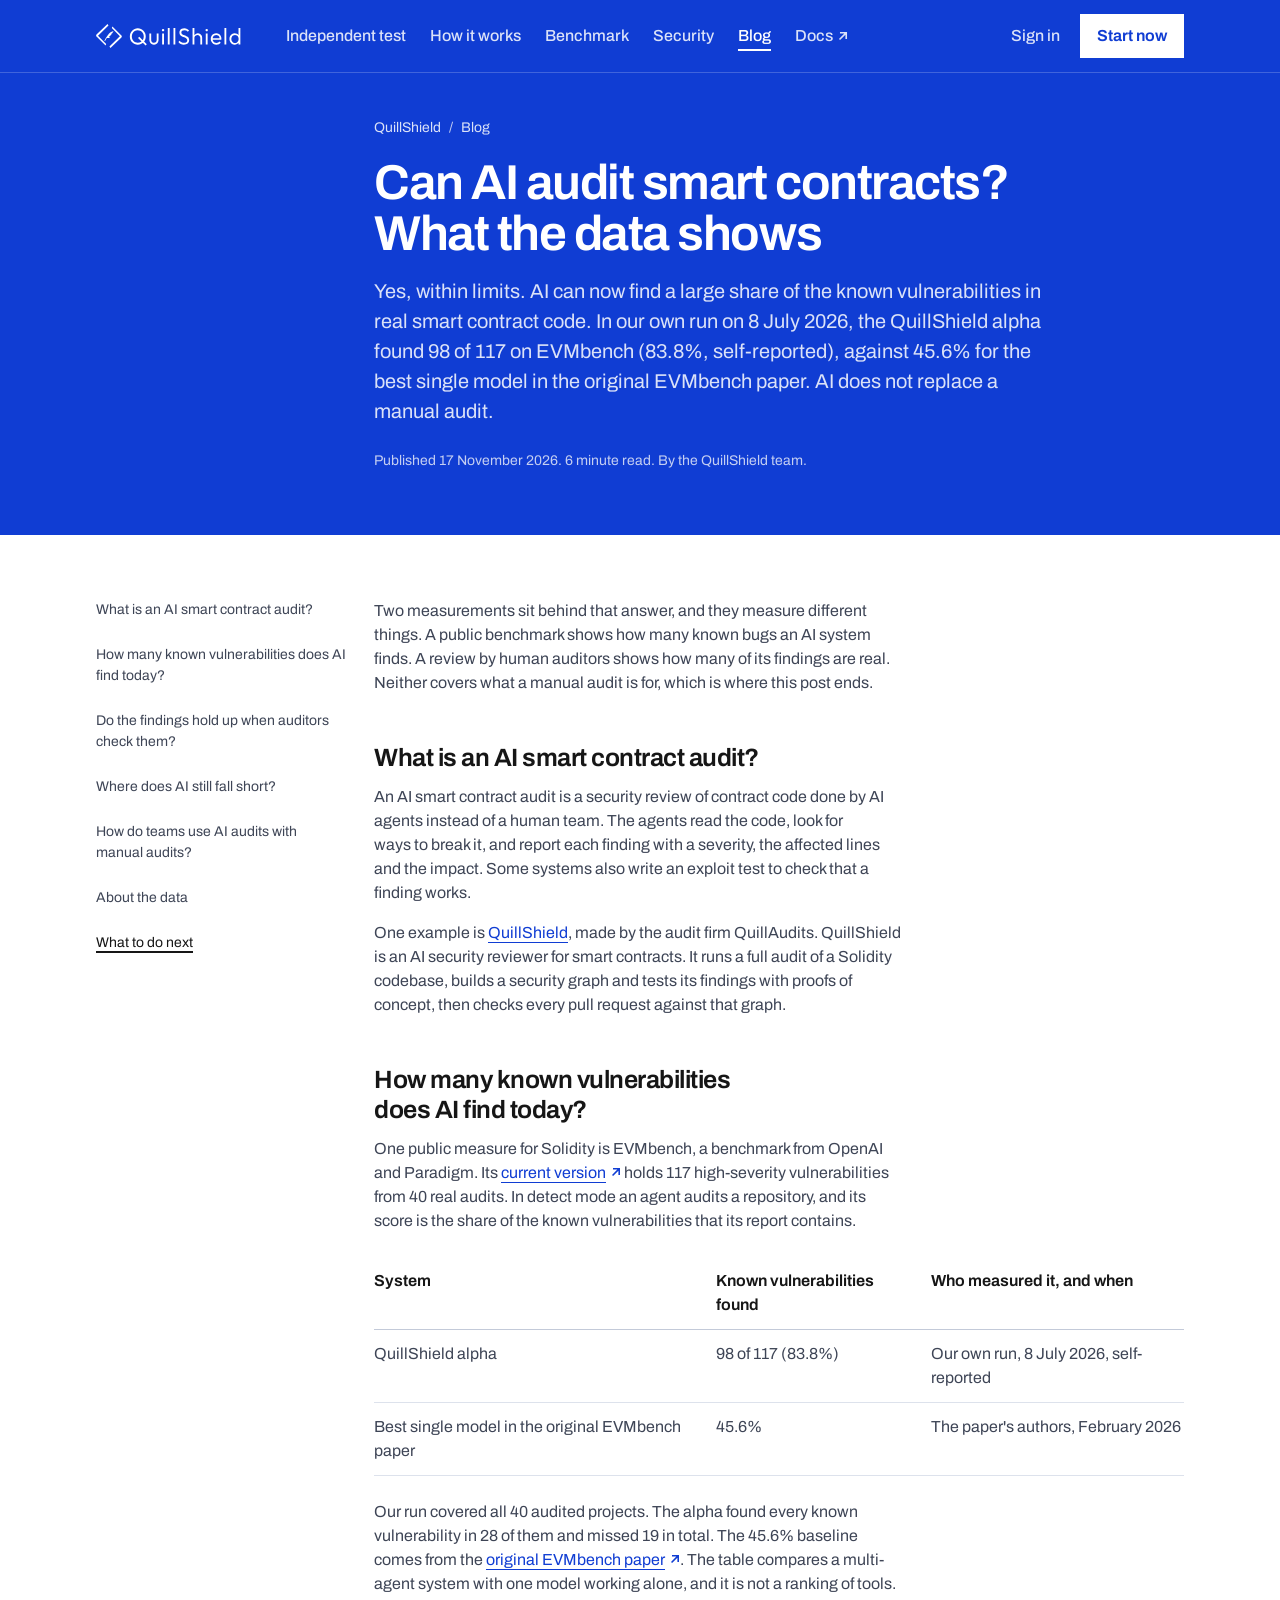
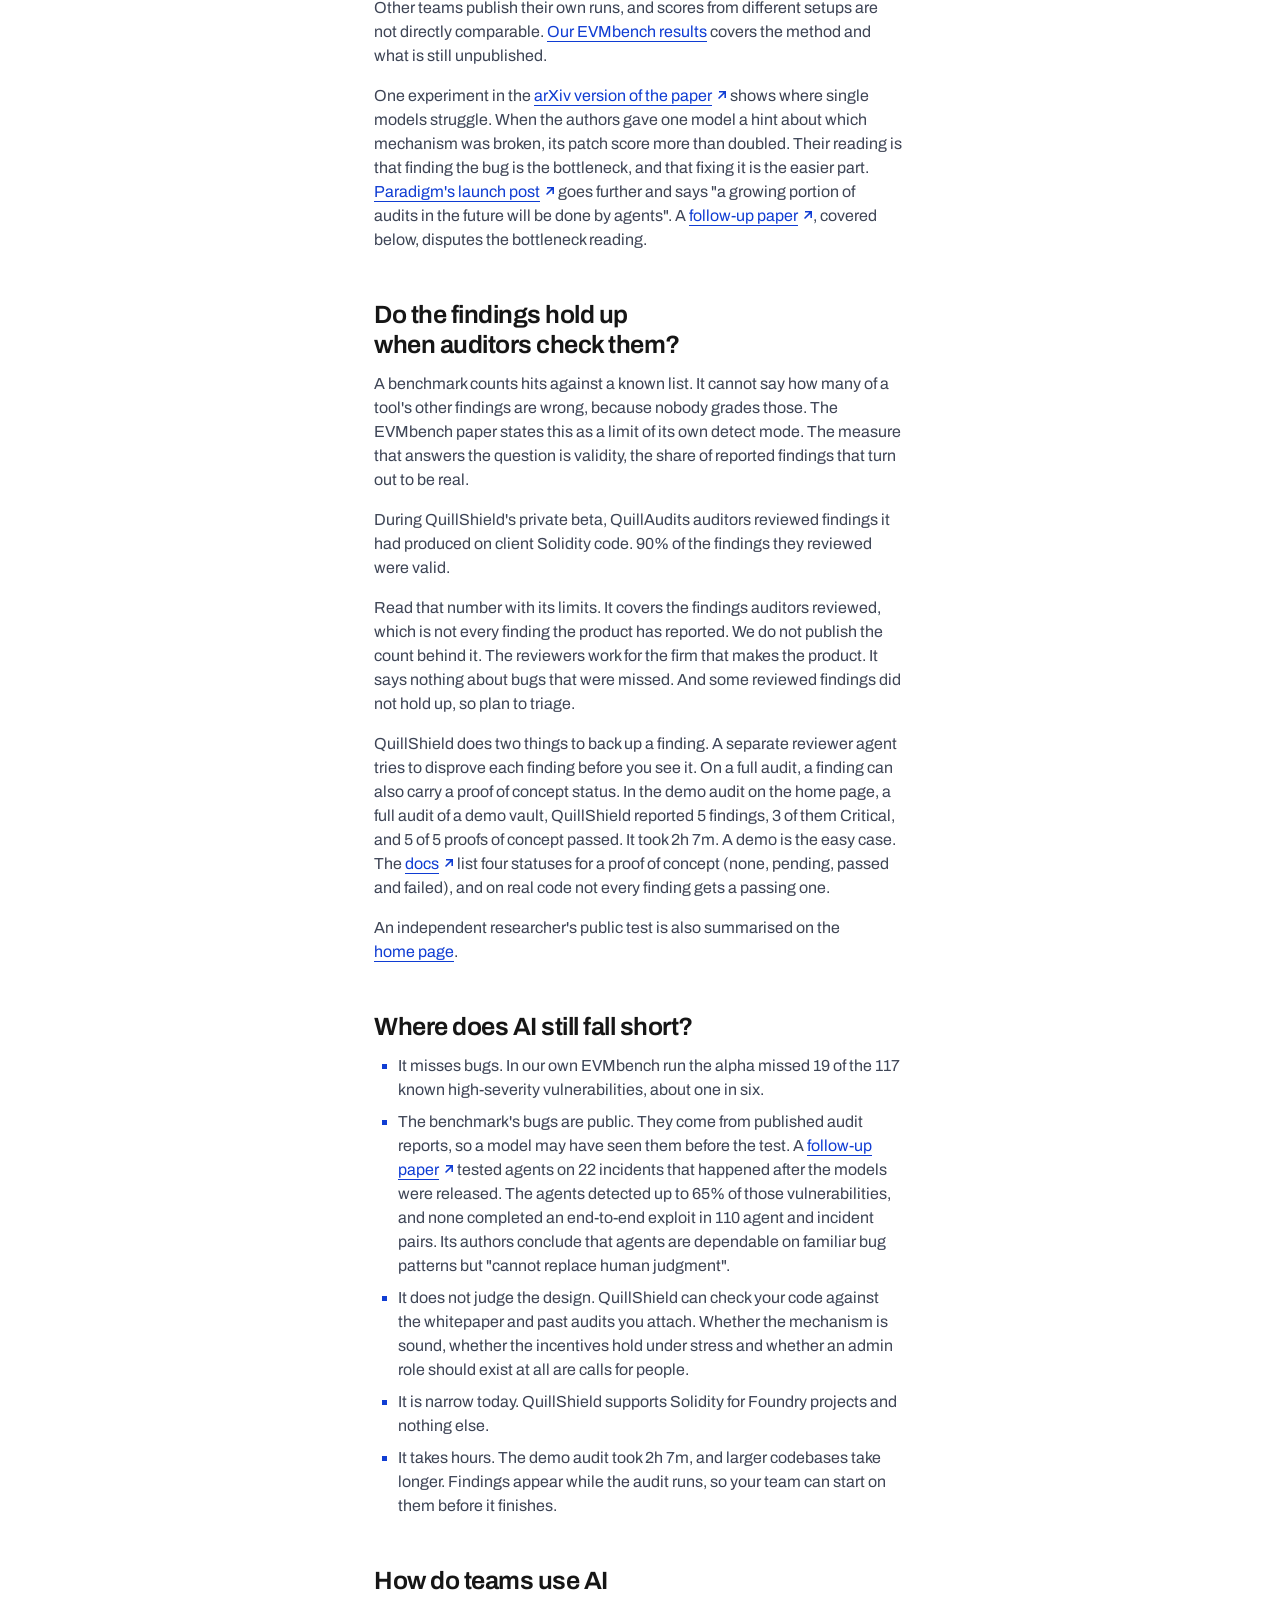
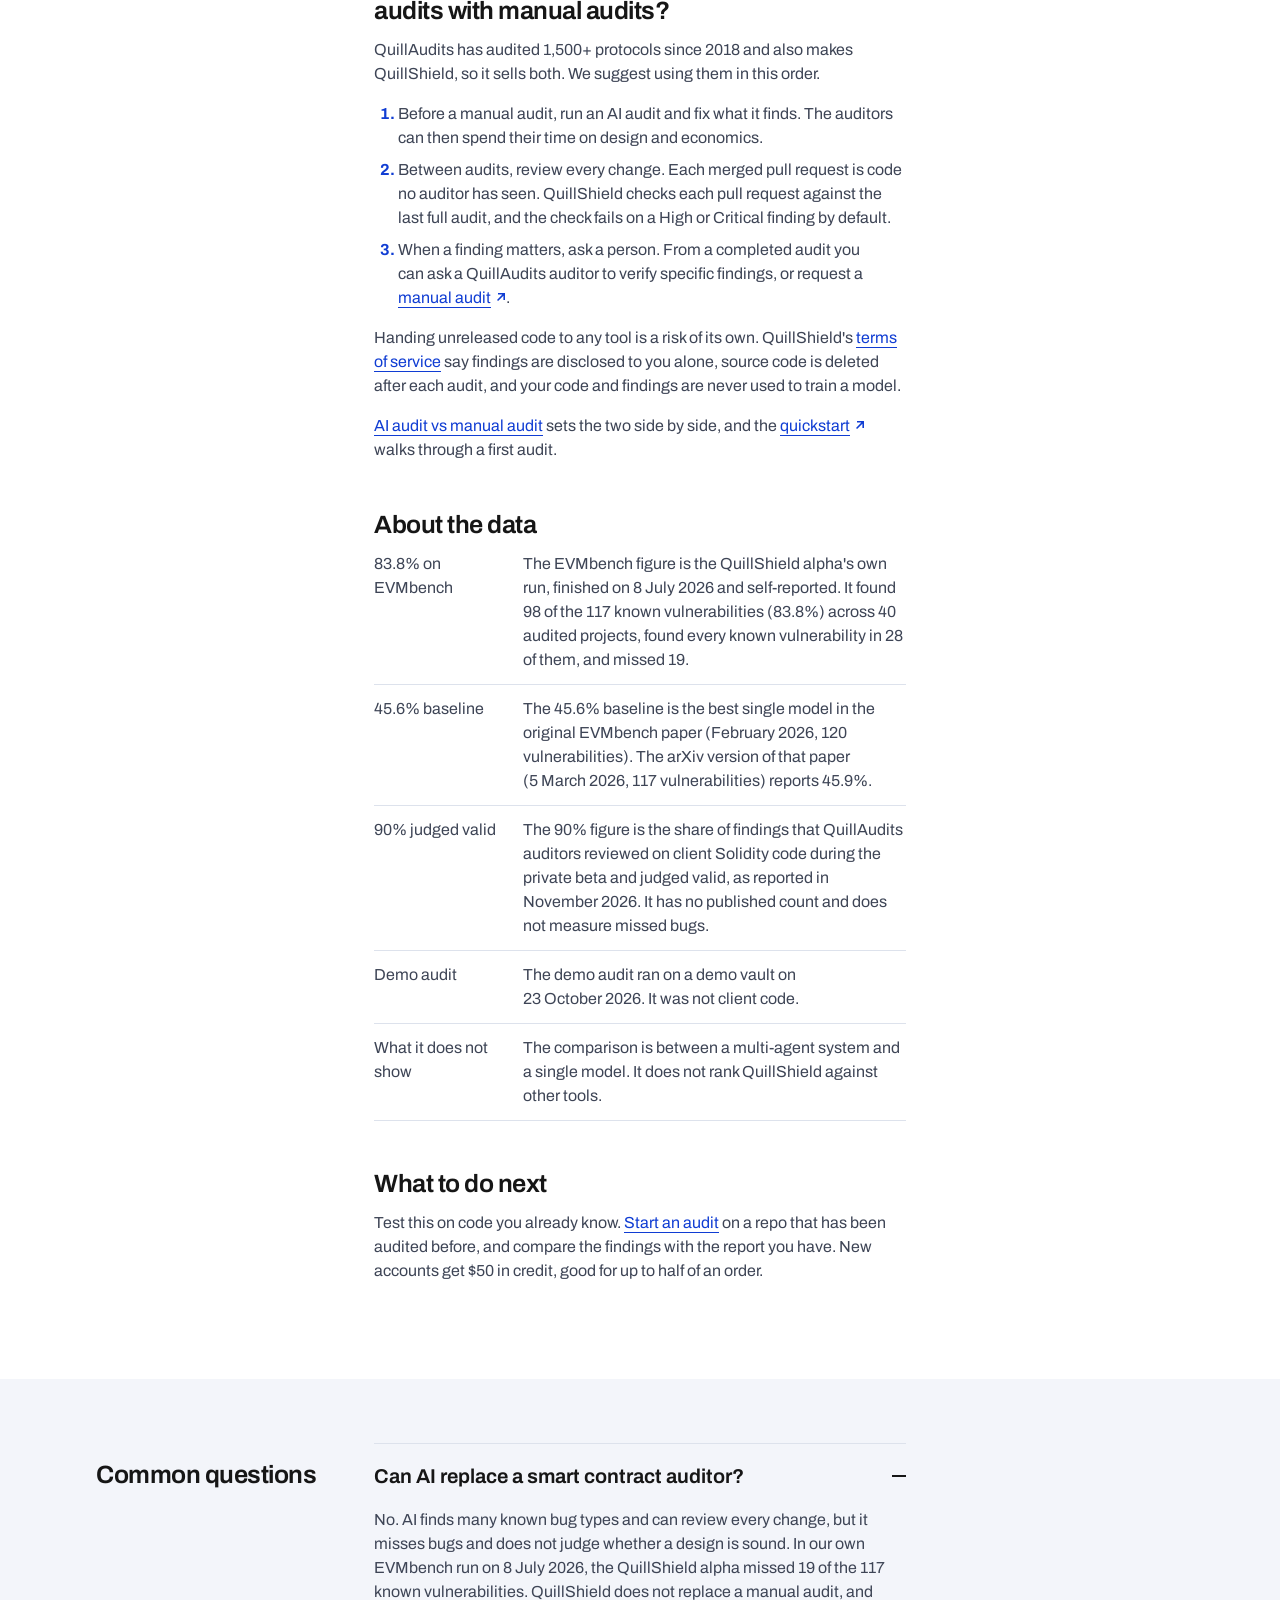
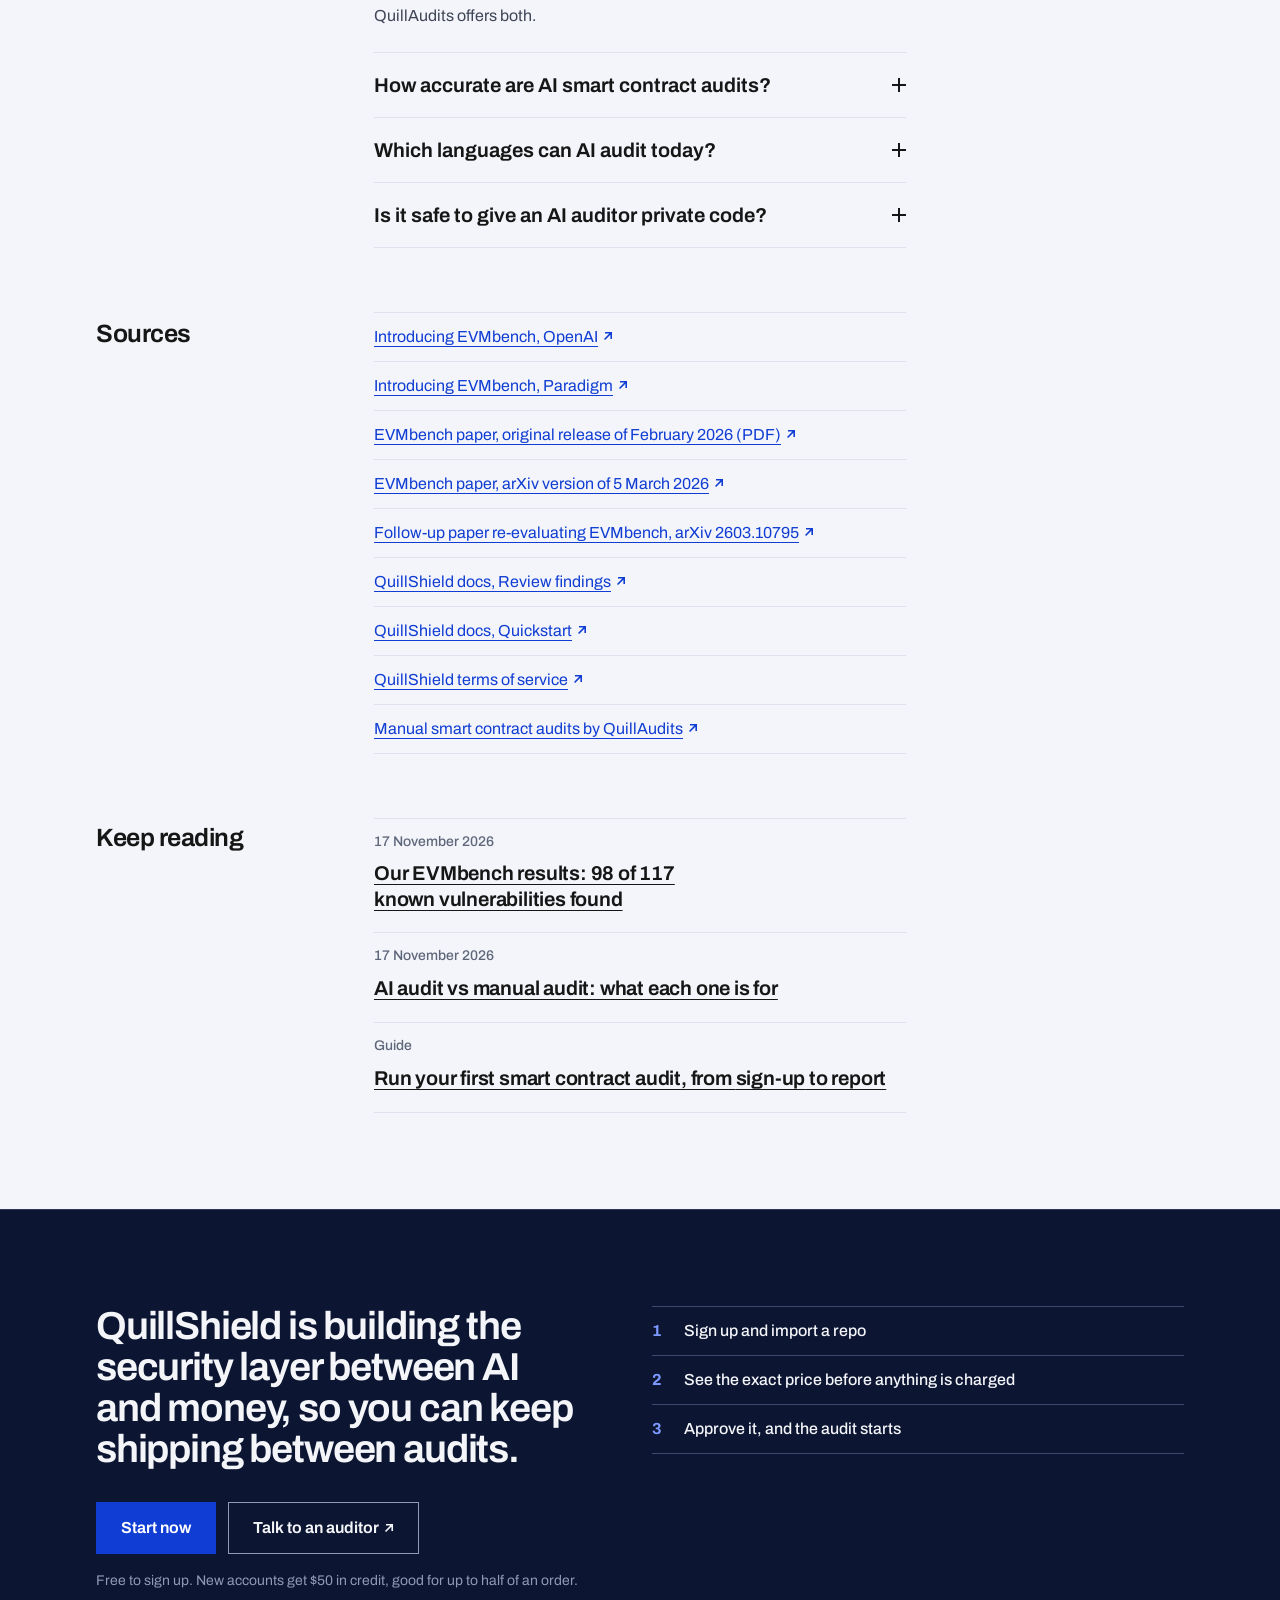
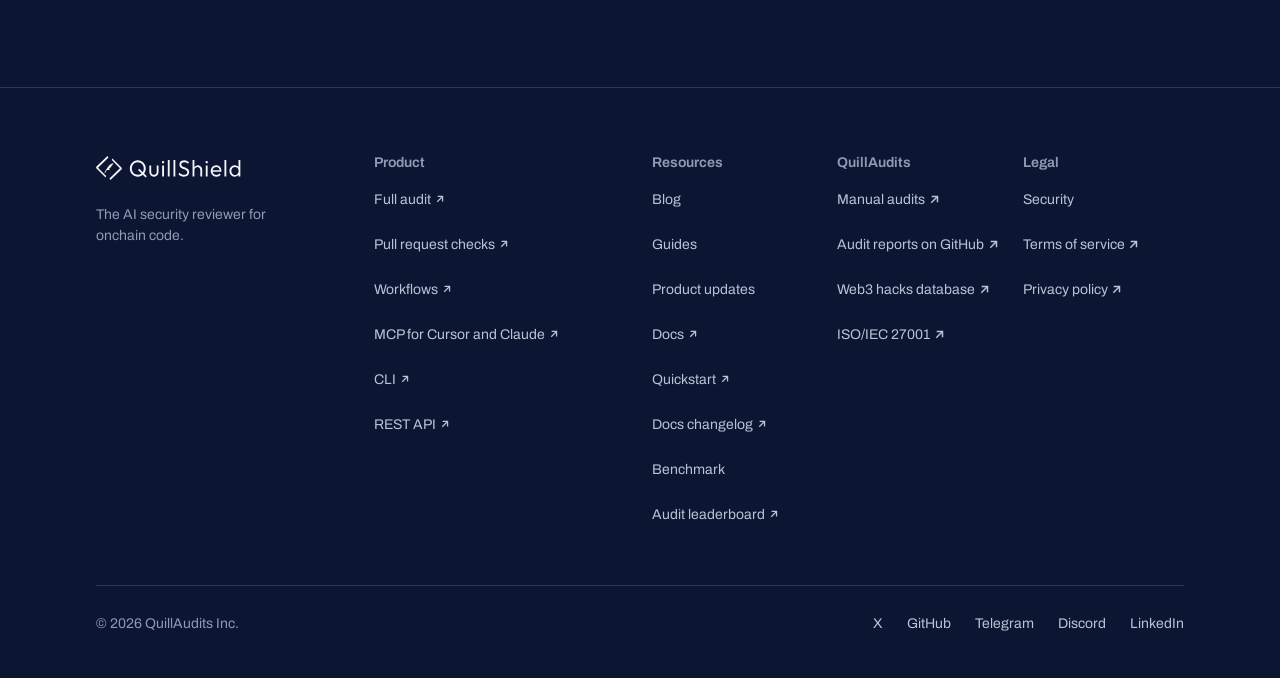
<file: blog/can-ai-audit-smart-contracts/index.html>
<!doctype html>
<html lang="en">
<head>
<meta charset="utf-8">
<meta name="viewport" content="width=device-width, initial-scale=1">
<script>
(function(){var d=document.documentElement;d.classList.add('js');
try{if(!window.matchMedia('(prefers-reduced-motion: reduce)').matches){d.classList.add('anim');
setTimeout(function(){d.classList.remove('anim')},7000)}}catch(e){}})();
</script>
<title>Can AI audit smart contracts? What the data shows</title>
<meta name="description" content="Yes, within limits. What AI finds on a public benchmark, how many findings hold up when auditors check them, and why it does not replace a manual audit.">
<link rel="canonical" href="https://shield.quillaudits.com/blog/can-ai-audit-smart-contracts/">
<meta name="robots" content="noindex">
<meta name="color-scheme" content="light">
<meta name="theme-color" content="#103DD3">
<meta property="og:type" content="article">
<meta property="og:site_name" content="QuillShield">
<meta property="og:locale" content="en_US">
<meta property="og:url" content="https://shield.quillaudits.com/blog/can-ai-audit-smart-contracts/">
<meta property="og:title" content="Can AI audit smart contracts? What the data shows">
<meta property="og:description" content="Yes, within limits. What AI finds on a public benchmark, how many findings hold up when auditors check them, and why it does not replace a manual audit.">
<meta property="og:image" content="https://rkg-eth.github.io/quillshield/og.png">
<meta property="og:image:type" content="image/png">
<meta property="og:image:width" content="1200">
<meta property="og:image:height" content="630">
<meta property="og:image:alt" content="QuillShield. The AI security reviewer for onchain code. AI agents that review every pull request, starting from a full audit.">
<meta property="article:published_time" content="2026-11-17T00:00:00Z">
<meta property="article:modified_time" content="2026-11-17T00:00:00Z">
<meta name="twitter:card" content="summary_large_image">
<meta name="twitter:site" content="@QuillAudits_AI">
<meta name="twitter:title" content="Can AI audit smart contracts? What the data shows">
<meta name="twitter:description" content="Yes, within limits. What AI finds on a public benchmark, how many findings hold up when auditors check them, and why it does not replace a manual audit.">
<meta name="twitter:image" content="https://rkg-eth.github.io/quillshield/og.png">
<meta name="twitter:image:alt" content="QuillShield. The AI security reviewer for onchain code. AI agents that review every pull request, starting from a full audit.">
<link rel="alternate" type="application/atom+xml" title="QuillShield blog" href="../../blog/feed.xml">
<link rel="icon" href="../../favicon.svg" type="image/svg+xml">
<link rel="icon" href="../../favicon.ico" sizes="32x32">
<link rel="apple-touch-icon" href="../../apple-touch-icon.png">
<link rel="preload" href="../../archivo.woff2" as="font" type="font/woff2" crossorigin>
<link rel="stylesheet" href="../../site.css?v=7cbb2839">
<script src="../../motion.js?v=b346b1ef" defer></script>
<script type="application/ld+json">{"@context":"https://schema.org","@graph":[{"@type":"BlogPosting","@id":"https://shield.quillaudits.com/blog/can-ai-audit-smart-contracts/#article","mainEntityOfPage":"https://shield.quillaudits.com/blog/can-ai-audit-smart-contracts/","headline":"Can AI audit smart contracts? What the data shows","description":"Yes, within limits. What AI finds on a public benchmark, how many findings hold up when auditors check them, and why it does not replace a manual audit.","image":["https://shield.quillaudits.com/og.png"],"datePublished":"2026-11-17T00:00:00Z","dateModified":"2026-11-17T00:00:00Z","inLanguage":"en","author":{"@type":"Organization","name":"The QuillShield team","url":"https://shield.quillaudits.com/"},"publisher":{"@type":"Organization","@id":"https://www.quillaudits.com/#organization","name":"QuillAudits","url":"https://www.quillaudits.com/","logo":{"@type":"ImageObject","url":"https://www.quillaudits.com/logo/quillaudits-full.svg"}},"isPartOf":{"@type":"Blog","@id":"https://shield.quillaudits.com/blog/#blog","name":"QuillShield blog","url":"https://shield.quillaudits.com/blog/"}},{"@type":"BreadcrumbList","@id":"https://shield.quillaudits.com/blog/can-ai-audit-smart-contracts/#breadcrumb","itemListElement":[{"@type":"ListItem","position":1,"name":"QuillShield","item":"https://shield.quillaudits.com/"},{"@type":"ListItem","position":2,"name":"Blog","item":"https://shield.quillaudits.com/blog/"},{"@type":"ListItem","position":3,"name":"Can AI audit smart contracts?","item":"https://shield.quillaudits.com/blog/can-ai-audit-smart-contracts/"}]}]}</script>
<script type="application/ld+json">{"@context":"https://schema.org","@type":"FAQPage","@id":"https://shield.quillaudits.com/blog/can-ai-audit-smart-contracts/#faq","mainEntity":[{"@type":"Question","name":"Can AI replace a smart contract auditor?","acceptedAnswer":{"@type":"Answer","text":"No. AI finds many known bug types and can review every change, but it misses bugs and does not judge whether a design is sound. In our own EVMbench run on 8 July 2026, the QuillShield alpha missed 19 of the 117 known vulnerabilities. QuillShield does not replace a manual audit, and QuillAudits offers both."}},{"@type":"Question","name":"How accurate are AI smart contract audits?","acceptedAnswer":{"@type":"Answer","text":"It depends on the system and on what you measure. In our own run on 8 July 2026, the QuillShield alpha found 98 of the 117 known vulnerabilities on EVMbench (83.8%, self-reported) across 40 audited projects. The best single model in the original EVMbench paper found 45.6%. Separately, 90% of the findings QuillAudits auditors reviewed on client Solidity code during the private beta were valid."}},{"@type":"Question","name":"Which languages can AI audit today?","acceptedAnswer":{"@type":"Answer","text":"The benchmark evidence in this post is for Solidity. EVMbench covers Solidity contracts on EVM chains only. QuillShield supports Solidity today, for Foundry projects. More languages are coming, one at a time."}},{"@type":"Question","name":"Is it safe to give an AI auditor private code?","acceptedAnswer":{"@type":"Answer","text":"Read the vendor's terms before you upload anything. QuillShield's terms of service say findings are disclosed to you alone, source code is deleted after each audit, and your code and findings are never used to train a model. The QuillShield GitHub App reads your code and writes only checks, statuses and pull request comments."}}]}</script>
</head>
<body class="t-light">
<a class="skip" href="#main">Skip to content</a>

<header class="nav t-blue" id="nav">
  <div class="wrap nav__in">
    <a class="logo" href="../../" aria-label="QuillShield home">
      <svg xmlns="http://www.w3.org/2000/svg" viewBox="0 0 146 24" fill="currentColor" role="img" aria-label="QuillShield"><path d="M25.4609 13.4607L14.4305 24L13.4551 22.5103L23.885 12.2317V12.1945L15.8187 4.07584L16.419 2.39999L25.9486 12.12L25.4609 13.4607Z"/><path d="M0.451573 10.5766L11.5151 0L12.4935 1.48966L2.03208 11.8055V11.8428L10.1604 19.9242L9.55829 21.6L0 11.9172L0.451573 10.5766Z"/><path d="M8.40918 17.04C8.52165 16.6432 8.67162 16.2861 8.82156 15.929C9.45892 14.5404 10.1251 13.3104 11.0624 12.1598C12.2996 10.6917 13.458 9.12869 15.0654 8.10365C15.7948 7.63846 16.7439 7.24918 17.5312 6.97145C17.4562 7.01112 17.5687 6.93178 17.5312 6.97145L17.1587 7.63846C16.6831 8.41385 16.3978 8.9954 15.9448 9.66015C15.9073 9.73949 15.8698 9.73949 15.7948 9.73949C15.4949 9.81884 15.1575 9.8982 14.8201 9.8982C14.9326 10.0569 15.12 10.1363 15.27 10.2156C15.345 10.2553 15.4949 10.2553 15.5324 10.3743C15.5324 10.4537 15.4199 10.5727 15.3825 10.6521C15.3075 10.8504 15.1575 10.9695 14.9701 11.0091C14.6701 11.0885 14.3702 11.1679 14.0328 11.1679C14.0328 11.2472 14.0703 11.2472 14.1078 11.2869C14.2952 11.4456 14.5202 11.5646 14.7451 11.644C14.8201 11.6837 14.8201 11.7233 14.7826 11.8027C14.7076 12.0011 14.5576 12.0804 14.3702 12.1201C13.8828 12.2788 13.3954 12.3978 12.908 12.4375H12.8706C12.983 12.5565 13.0955 12.6359 13.208 12.7153C13.4329 12.8343 13.6579 12.9136 13.9203 12.993C13.9578 12.993 13.9953 13.0327 13.9578 13.0723C13.7703 13.3501 13.5829 13.6278 13.3205 13.8262C13.133 14.0246 12.908 14.0246 12.6456 14.0246H11.7833C11.5584 14.0246 11.3335 14.0246 11.1085 14.0642C10.921 14.1039 10.7711 14.1833 10.6586 14.342C10.2837 14.7784 10.0588 15.3339 9.79634 15.8497L9.68386 16.0877C9.60887 16.4052 9.42142 16.5639 9.15898 16.6829C8.93405 16.7226 8.67162 16.8813 8.40918 17.04Z"/><path d="M41.829 20.629Q40.145 20.629 38.696 20.001Q37.246 19.372 36.158 18.252Q35.07 17.131 34.462 15.648Q33.854 14.165 33.854 12.465Q33.854 10.756 34.458 9.285Q35.062 7.814 36.142 6.702Q37.223 5.589 38.661 4.968Q40.1 4.347 41.783 4.347Q43.466 4.347 44.909 4.968Q46.351 5.589 47.435 6.702Q48.518 7.814 49.126 9.296Q49.735 10.779 49.735 12.488Q49.735 14.188 49.131 15.671Q48.527 17.154 47.446 18.263Q46.366 19.372 44.931 20.001Q43.497 20.629 41.829 20.629ZM49.569 21.525 42.02 13.977 43.251 12.746 50.8 20.294ZM41.783 18.788Q43.529 18.788 44.87 17.97Q46.211 17.151 46.982 15.724Q47.754 14.297 47.754 12.465Q47.754 11.103 47.31 9.958Q46.867 8.813 46.065 7.964Q45.264 7.115 44.177 6.651Q43.091 6.188 41.783 6.188Q40.051 6.188 38.71 6.995Q37.369 7.802 36.602 9.218Q35.834 10.633 35.834 12.465Q35.834 13.828 36.278 14.991Q36.722 16.155 37.516 17.001Q38.311 17.847 39.404 18.318Q40.497 18.788 41.783 18.788Z M57.955 20.629Q56.623 20.629 55.576 20.024Q54.528 19.418 53.943 18.35Q53.357 17.281 53.357 15.873V9.58H55.198V15.794Q55.198 16.733 55.53 17.423Q55.862 18.113 56.489 18.492Q57.116 18.871 57.959 18.871Q59.243 18.871 59.977 18.043Q60.711 17.214 60.711 15.794V9.58H62.552V15.874Q62.552 17.283 61.966 18.358Q61.381 19.432 60.346 20.031Q59.31 20.629 57.955 20.629Z M66.131 20.4V9.58H67.972V20.4ZM67.047 7.333Q66.535 7.333 66.193 6.975Q65.851 6.617 65.851 6.105Q65.851 5.584 66.193 5.234Q66.535 4.885 67.047 4.885Q67.583 4.885 67.922 5.234Q68.261 5.584 68.261 6.105Q68.261 6.617 67.922 6.975Q67.583 7.333 67.047 7.333Z M71.809 20.4V4.118H73.65V20.4Z M77.479 20.4V4.118H79.319V20.4Z M87.914 20.629Q86.056 20.629 84.728 19.938Q83.4 19.246 82.389 17.961L83.703 16.656Q84.479 17.746 85.507 18.293Q86.534 18.84 87.988 18.84Q89.454 18.84 90.351 18.187Q91.249 17.535 91.249 16.384Q91.249 15.471 90.824 14.894Q90.399 14.317 89.702 13.946Q89.005 13.576 88.17 13.287Q87.336 12.998 86.501 12.666Q85.667 12.333 84.97 11.834Q84.273 11.334 83.848 10.546Q83.423 9.757 83.423 8.538Q83.423 7.23 84.061 6.294Q84.699 5.358 85.804 4.852Q86.909 4.347 88.306 4.347Q89.852 4.347 91.07 4.948Q92.288 5.549 93.084 6.554L91.77 7.859Q91.048 7.003 90.21 6.57Q89.371 6.136 88.263 6.136Q86.935 6.136 86.143 6.737Q85.352 7.338 85.352 8.415Q85.352 9.259 85.777 9.783Q86.202 10.307 86.899 10.659Q87.596 11.011 88.431 11.299Q89.265 11.586 90.099 11.93Q90.934 12.273 91.631 12.799Q92.328 13.324 92.753 14.15Q93.178 14.976 93.178 16.232Q93.178 18.308 91.758 19.468Q90.338 20.629 87.914 20.629Z M104.323 20.4V14.074Q104.323 12.743 103.518 11.904Q102.712 11.065 101.41 11.065Q100.524 11.065 99.846 11.45Q99.168 11.835 98.783 12.511Q98.398 13.186 98.398 14.065L97.602 13.619Q97.602 12.385 98.165 11.425Q98.727 10.464 99.707 9.908Q100.688 9.351 101.927 9.351Q103.167 9.351 104.124 9.909Q105.082 10.467 105.623 11.453Q106.164 12.439 106.164 13.73V20.4ZM96.557 20.4V4.118H98.398V20.4Z M109.775 20.4V9.58H111.616V20.4ZM110.691 7.333Q110.179 7.333 109.837 6.975Q109.495 6.617 109.495 6.105Q109.495 5.584 109.837 5.234Q110.179 4.885 110.691 4.885Q111.226 4.885 111.566 5.234Q111.905 5.584 111.905 6.105Q111.905 6.617 111.566 6.975Q111.226 7.333 110.691 7.333Z M120.457 20.629Q118.834 20.629 117.543 19.893Q116.252 19.158 115.502 17.874Q114.752 16.59 114.752 14.981Q114.752 13.381 115.486 12.109Q116.22 10.836 117.488 10.094Q118.756 9.351 120.319 9.351Q121.811 9.351 122.956 10.031Q124.101 10.71 124.755 11.904Q125.409 13.098 125.409 14.635Q125.409 14.841 125.383 15.093Q125.357 15.345 125.297 15.671H116.043V14.134H124.31L123.645 14.709Q123.651 13.573 123.248 12.757Q122.844 11.941 122.094 11.493Q121.344 11.045 120.282 11.045Q119.166 11.045 118.331 11.531Q117.497 12.016 117.034 12.88Q116.572 13.745 116.572 14.921Q116.572 16.115 117.057 17.014Q117.543 17.912 118.427 18.409Q119.312 18.906 120.477 18.906Q121.418 18.906 122.217 18.565Q123.016 18.224 123.571 17.558L124.753 18.754Q123.986 19.659 122.863 20.144Q121.739 20.629 120.457 20.629Z M128.45 20.4V4.118H130.291V20.4Z M138.714 20.629Q137.217 20.629 136.024 19.887Q134.831 19.144 134.136 17.871Q133.441 16.599 133.441 15.01Q133.441 13.398 134.135 12.124Q134.829 10.851 136.025 10.101Q137.22 9.351 138.714 9.351Q139.93 9.351 140.917 9.85Q141.903 10.35 142.531 11.246Q143.159 12.142 143.254 13.324V16.647Q143.151 17.812 142.538 18.713Q141.926 19.613 140.937 20.121Q139.948 20.629 138.714 20.629ZM139.023 18.891Q140.099 18.891 140.908 18.392Q141.716 17.893 142.172 17.016Q142.627 16.138 142.627 14.998Q142.627 13.836 142.166 12.96Q141.705 12.084 140.894 11.586Q140.082 11.088 139.004 11.088Q137.927 11.088 137.105 11.588Q136.283 12.087 135.808 12.965Q135.333 13.843 135.333 14.99Q135.333 16.129 135.806 17.013Q136.278 17.897 137.115 18.394Q137.951 18.891 139.023 18.891ZM144.359 20.4H142.518V17.497L142.876 14.844L142.518 12.23V4.118H144.359Z"/></svg>
    </a>
    <nav class="nav__links" aria-label="Primary">
      <a href="../../#findings">Independent test</a>
      <a href="../../#how">How it works</a>
      <a href="../../#benchmark">Benchmark</a>
      <a href="../../#code">Security</a>
      <a href="../../blog/" aria-current="true">Blog</a>
      <a class="ext" href="https://www.quillaudits.com/quillshield" target="_blank" rel="noopener" title="Opens in a new tab">Docs</a>
    </nav>
    <div class="nav__cta">
      <a class="nav__signin" href="https://shield.quillaudits.com/login">Sign in</a>
      <a class="btn btn--primary btn--sm" href="https://shield.quillaudits.com/register">Start now</a>
      <details class="menu">
        <summary><span class="menu__lab">Menu</span><span class="menu__lab menu__lab--x">Close</span></summary>
        <nav class="menu__panel" aria-label="Primary">
          <a class="menu__start" href="https://shield.quillaudits.com/register">Start now</a>
          <a href="../../#findings">Independent test</a>
          <a href="../../#how">How it works</a>
          <a href="../../#benchmark">Benchmark</a>
          <a href="../../#code">Security</a>
          <a href="../../blog/" aria-current="true">Blog</a>
          <a class="ext" href="https://www.quillaudits.com/quillshield" target="_blank" rel="noopener" title="Opens in a new tab">Docs</a>
          <a class="ext" href="https://calendly.com/akshadh-a-quillaudits/30min" target="_blank" rel="noopener" title="Opens in a new tab">Talk to an auditor</a>
          <a class="menu__signin" href="https://shield.quillaudits.com/login">Sign in</a>
        </nav>
      </details>
    </div>
  </div>
</header>
<script>
(function(){
  var d=document, m=d.querySelector('.menu');
  if(!m){return}
  var s=m.querySelector('summary');
  function shut(back){if(m.open){m.open=false;if(back){s.focus()}}}
  /* the phone menu closes after a choice, on Escape, on a press outside it and when focus leaves it */
  m.addEventListener('click',function(e){if(e.target.closest('.menu__panel a')){shut()}});
  d.addEventListener('keydown',function(e){if(e.key==='Escape'&&m.open){shut(true)}});
  d.addEventListener('pointerdown',function(e){if(m.open&&!m.contains(e.target)){shut()}});
  m.addEventListener('focusout',function(e){if(m.open&&e.relatedTarget&&!m.contains(e.relatedTarget)){shut()}});
  /* a table or a code block is a Tab stop only while it scrolls sideways */
  d.addEventListener('DOMContentLoaded',function(){
    var sc=[].slice.call(d.querySelectorAll('.tscroll,.prose pre'));
    function tab(){sc.forEach(function(x){if(x.scrollWidth>x.clientWidth+1){x.setAttribute('tabindex','0')}else{x.removeAttribute('tabindex')}})}
    if(sc.length){tab();window.addEventListener('resize',tab);if(d.fonts&&d.fonts.ready){d.fonts.ready.then(tab)}}
  });
})();
</script>

<main id="main">
<article>
<header class="phead phead--doc t-blue">
  <div class="wrap">
    <nav class="crumbs" aria-label="Breadcrumb"><ol><li><a href="../../">QuillShield</a></li><li><a href="../../blog/">Blog</a></li><li class="sr-only" aria-current="page">Can AI audit smart contracts?</li></ol></nav>
    <h1>Can AI audit smart contracts? What the data shows</h1>
    <p class="lede">Yes, within limits. AI can now find a large share of the known vulnerabilities in real smart contract code. In our own run on 8&nbsp;July&nbsp;2026, the QuillShield alpha found 98&nbsp;of&nbsp;117 on EVMbench (83.8%, self-reported), against 45.6% for the best single model in the original EVMbench paper. AI does not replace a manual audit.</p>
    <p class="phead__meta">Published <time datetime="2026-11-17">17 November 2026</time>. 6 minute read. By the QuillShield team.</p>
  </div>
</header>
<div class="doc">
  <div class="wrap rail">
    <nav class="toc" aria-label="On this page"><ul><li><a href="#what-is-an-ai-smart-contract-audit">What is an AI smart contract audit?</a></li><li><a href="#how-many-known-vulnerabilities-does-ai-find-today">How many known vulnerabilities does AI find today?</a></li><li><a href="#do-the-findings-hold-up-when-auditors-check-them">Do the findings hold up when auditors check them?</a></li><li><a href="#where-does-ai-still-fall-short">Where does AI still fall short?</a></li><li><a href="#how-do-teams-use-ai-audits-with-manual-audits">How do teams use AI audits with manual audits?</a></li><li><a href="#about-the-data">About the data</a></li><li><a href="#what-to-do-next">What to do next</a></li></ul></nav>
    <div class="prose">
<p>Two measurements sit behind that answer, and they measure different things. A public benchmark shows how many known bugs an AI system finds. A review by human auditors shows how many of its findings are real. Neither covers what a manual audit is for, which is where this post ends.</p>
<h2 id="what-is-an-ai-smart-contract-audit">What is an AI smart contract audit?</h2>
<p>An AI smart contract audit is a security review of contract code done by AI agents instead of a human team. The agents read the code, look for ways to break it, and report each finding with a severity, the affected lines and the impact. Some systems also write an exploit test to check that a finding works.</p>
<p>One example is <a href="../../">QuillShield</a>, made by the audit firm QuillAudits. QuillShield is an AI security reviewer for smart contracts. It runs a full audit of a Solidity codebase, builds a security graph and tests its findings with proofs of concept, then checks every pull request against that graph.</p>
<h2 id="how-many-known-vulnerabilities-does-ai-find-today">How many known vulnerabilities does AI find today?</h2>
<p>One public measure for Solidity is EVMbench, a benchmark from OpenAI and Paradigm. Its <a class="ext" href="https://openai.com/index/introducing-evmbench/" target="_blank" rel="noopener" title="Opens in a new tab">current version</a> holds 117 high-severity vulnerabilities from 40 real audits. In detect mode an agent audits a repository, and its score is the share of the known vulnerabilities that its report contains.</p>
<div class="tscroll tscroll--wide" role="region" aria-label="Table: System, Known vulnerabilities found, Who measured it, and when" tabindex="0"><table>
<thead>
<tr>
<th scope="col">System</th>
<th scope="col">Known vulnerabilities found</th>
<th scope="col">Who measured it, and when</th>
</tr>
</thead>
<tbody>
<tr>
<th scope="row">QuillShield alpha</th>
<td>98&nbsp;of&nbsp;117 (83.8%)</td>
<td>Our own run, 8&nbsp;July&nbsp;2026, self-reported</td>
</tr>
<tr>
<th scope="row">Best single model in the original EVMbench paper</th>
<td>45.6%</td>
<td>The paper's authors, February 2026</td>
</tr>
</tbody>
</table></div>
<p>Our run covered all 40 audited projects. The alpha found every known vulnerability in 28 of them and missed 19 in total. The 45.6% baseline comes from the <a class="ext" href="https://cdn.openai.com/evmbench/evmbench.pdf" target="_blank" rel="noopener" title="Opens in a new tab">original EVMbench paper</a>. The table compares a multi-agent system with one model working alone, and it is not a ranking of tools. Other teams publish their own runs, and scores from different setups are not directly comparable. <a href="../../blog/evmbench-results/">Our EVMbench results</a> covers the method and what is still unpublished.</p>
<p>One experiment in the <a class="ext" href="https://arxiv.org/abs/2603.04915" target="_blank" rel="noopener" title="Opens in a new tab">arXiv version of the paper</a> shows where single models struggle. When the authors gave one model a hint about which mechanism was broken, its patch score more than doubled. Their reading is that finding the bug is the bottleneck, and that fixing it is the easier part. <a class="ext" href="https://www.paradigm.xyz/writing/evmbench" target="_blank" rel="noopener" title="Opens in a new tab">Paradigm's launch post</a> goes further and says "a growing portion of audits in the future will be done by agents". A <a class="ext" href="https://arxiv.org/abs/2603.10795" target="_blank" rel="noopener" title="Opens in a new tab">follow-up paper</a>, covered below, disputes the bottleneck reading.</p>
<h2 id="do-the-findings-hold-up-when-auditors-check-them">Do the findings hold up when auditors check them?</h2>
<p>A benchmark counts hits against a known list. It cannot say how many of a tool's other findings are wrong, because nobody grades those. The EVMbench paper states this as a limit of its own detect mode. The measure that answers the question is validity, the share of reported findings that turn out to be real.</p>
<p>During QuillShield's private beta, QuillAudits auditors reviewed findings it had produced on client Solidity code. 90% of the findings they reviewed were valid.</p>
<p>Read that number with its limits. It covers the findings auditors reviewed, which is not every finding the product has reported. We do not publish the count behind it. The reviewers work for the firm that makes the product. It says nothing about bugs that were missed. And some reviewed findings did not hold up, so plan to triage.</p>
<p>QuillShield does two things to back up a finding. A separate reviewer agent tries to disprove each finding before you see it. On a full audit, a finding can also carry a proof of concept status. In the demo audit on the home page, a full audit of a demo vault, QuillShield reported 5 findings, 3 of them Critical, and 5&nbsp;of&nbsp;5 proofs of concept passed. It took 2h&nbsp;7m. A demo is the easy case. The <a class="ext" href="https://www.quillaudits.com/quillshield/guides/guides/review-findings" target="_blank" rel="noopener" title="Opens in a new tab">docs</a> list four statuses for a proof of concept (none, pending, passed and failed), and on real code not every finding gets a passing one.</p>
<p>An independent researcher's public test is also summarised on the <a href="../../#findings">home page</a>.</p>
<h2 id="where-does-ai-still-fall-short">Where does AI still fall short?</h2>
<ul>
<li>It misses bugs. In our own EVMbench run the alpha missed 19&nbsp;of&nbsp;the&nbsp;117 known high-severity vulnerabilities, about one in six.</li>
<li>The benchmark's bugs are public. They come from published audit reports, so a model may have seen them before the test. A <a class="ext" href="https://arxiv.org/abs/2603.10795" target="_blank" rel="noopener" title="Opens in a new tab">follow-up paper</a> tested agents on 22 incidents that happened after the models were released. The agents detected up to 65% of those vulnerabilities, and none completed an end-to-end exploit in 110 agent and incident pairs. Its authors conclude that agents are dependable on familiar bug patterns but "cannot replace human judgment".</li>
<li>It does not judge the design. QuillShield can check your code against the whitepaper and past audits you attach. Whether the mechanism is sound, whether the incentives hold under stress and whether an admin role should exist at all are calls for people.</li>
<li>It is narrow today. QuillShield supports Solidity for Foundry projects and nothing else.</li>
<li>It takes hours. The demo audit took 2h&nbsp;7m, and larger codebases take longer. Findings appear while the audit runs, so your team can start on them before it finishes.</li>
</ul>
<h2 id="how-do-teams-use-ai-audits-with-manual-audits">How do teams use AI audits with manual audits?</h2>
<p>QuillAudits has audited 1,500+ protocols since 2018 and also makes QuillShield, so it sells both. We suggest using them in this order.</p>
<ol>
<li>Before a manual audit, run an AI audit and fix what it finds. The auditors can then spend their time on design and economics.</li>
<li>Between audits, review every change. Each merged pull request is code no auditor has seen. QuillShield checks each pull request against the last full audit, and the check fails on a High or Critical finding by default.</li>
<li>When a finding matters, ask a person. From a completed audit you can ask a QuillAudits auditor to verify specific findings, or request a <a class="ext" href="https://www.quillaudits.com/smart-contract-audit" target="_blank" rel="noopener" title="Opens in a new tab">manual audit</a>.</li>
</ol>
<p>Handing unreleased code to any tool is a risk of its own. QuillShield's <a href="https://shield.quillaudits.com/terms">terms of service</a> say findings are disclosed to you alone, source code is deleted after each audit, and your code and findings are never used to train a model.</p>
<p><a href="../../blog/ai-audit-vs-manual-audit/">AI audit vs manual audit</a> sets the two side by side, and the <a class="ext" href="https://www.quillaudits.com/quillshield/guides/getting-started/quickstart" target="_blank" rel="noopener" title="Opens in a new tab">quickstart</a> walks through a first audit.</p>
<h2 id="about-the-data">About the data</h2>
<div class="tscroll" role="region" aria-label="Table: About the data" tabindex="0"><table>
<tbody>
<tr>
<th scope="row">83.8% on EVMbench</th>
<td>The EVMbench figure is the QuillShield alpha's own run, finished on 8&nbsp;July&nbsp;2026 and self-reported. It found 98&nbsp;of&nbsp;the&nbsp;117 known vulnerabilities (83.8%) across 40 audited projects, found every known vulnerability in 28 of them, and missed 19.</td>
</tr>
<tr>
<th scope="row">45.6% baseline</th>
<td>The 45.6% baseline is the best single model in the original EVMbench paper (February 2026, 120 vulnerabilities). The arXiv version of that paper (5&nbsp;March&nbsp;2026, 117 vulnerabilities) reports 45.9%.</td>
</tr>
<tr>
<th scope="row">90% judged valid</th>
<td>The 90% figure is the share of findings that QuillAudits auditors reviewed on client Solidity code during the private beta and judged valid, as reported in November 2026. It has no published count and does not measure missed bugs.</td>
</tr>
<tr>
<th scope="row">Demo audit</th>
<td>The demo audit ran on a demo vault on 23&nbsp;October&nbsp;2026. It was not client code.</td>
</tr>
<tr>
<th scope="row">What it does not show</th>
<td>The comparison is between a multi-agent system and a single model. It does not rank QuillShield against other tools.</td>
</tr>
</tbody>
</table></div>
<h2 id="what-to-do-next">What to do next</h2>
<p>Test this on code you already know. <a href="https://shield.quillaudits.com/register">Start an audit</a> on a repo that has been audited before, and compare the findings with the report you have. New accounts get $50 in credit, good for up to half of an order.</p>
    </div>
  </div>
</div>
<script>
(function(){
  var d=document,t=d.querySelector('.toc');
  if(!t||!('IntersectionObserver' in window)){return}
  var as=[].slice.call(t.querySelectorAll('a')),hs=as.map(function(a){return d.getElementById(a.hash.slice(1))});
  function mark(){var y=innerHeight/3,c=-1;hs.forEach(function(h,i){if(h&&h.getBoundingClientRect().top<y){c=i}});
    as.forEach(function(a,i){if(i===c){a.setAttribute('aria-current','true')}else{a.removeAttribute('aria-current')}})}
  var io=new IntersectionObserver(mark,{rootMargin:'0px 0px -67% 0px'});
  [].forEach.call(d.querySelectorAll('.doc .prose > *'),function(x){io.observe(x)});
  /* in a guide the list ends 24px above the steps, whose numbers hang in the same columns */
  var st=t.classList.contains('toc--steps')&&d.querySelector('.doc .stps');
  if(st&&'ResizeObserver' in window){new ResizeObserver(function(){if(t.offsetParent){t.style.height=Math.max(0,st.getBoundingClientRect().top-t.getBoundingClientRect().top-24)+'px'}}).observe(d.querySelector('.doc .prose'))}
})();
</script>
<div class="after t-tint">
  <div class="wrap">
      <section class="aft rail" aria-labelledby="h-questions"><h2 class="aft__h" id="h-questions">Common questions</h2><div class="rail__b faq"><details open><summary><h3 class="faq__q">Can AI replace a smart contract auditor?</h3><i class="pm" aria-hidden="true"></i></summary><div class="faq__a"><p>No. AI finds many known bug types and can review every change, but it misses bugs and does not judge whether a design is sound. In our own EVMbench run on 8&nbsp;July&nbsp;2026, the QuillShield alpha missed 19&nbsp;of&nbsp;the&nbsp;117 known vulnerabilities. QuillShield does not replace a manual audit, and QuillAudits offers both.</p></div></details><details><summary><h3 class="faq__q">How accurate are AI smart contract audits?</h3><i class="pm" aria-hidden="true"></i></summary><div class="faq__a"><p>It depends on the system and on what you measure. In our own run on 8&nbsp;July&nbsp;2026, the QuillShield alpha found 98&nbsp;of&nbsp;the&nbsp;117 known vulnerabilities on EVMbench (83.8%, self-reported) across 40 audited projects. The best single model in the original EVMbench paper found 45.6%. Separately, 90% of the findings QuillAudits auditors reviewed on client Solidity code during the private beta were valid.</p></div></details><details><summary><h3 class="faq__q">Which languages can AI audit today?</h3><i class="pm" aria-hidden="true"></i></summary><div class="faq__a"><p>The benchmark evidence in this post is for Solidity. EVMbench covers Solidity contracts on EVM chains only. QuillShield supports Solidity today, for Foundry projects. More languages are coming, one at a time.</p></div></details><details><summary><h3 class="faq__q">Is it safe to give an AI auditor private code?</h3><i class="pm" aria-hidden="true"></i></summary><div class="faq__a"><p>Read the vendor's terms before you upload anything. QuillShield's terms of service say findings are disclosed to you alone, source code is deleted after each audit, and your code and findings are never used to train a model. The QuillShield GitHub App reads your code and writes only checks, statuses and pull request comments.</p></div></details></div></section>
      <section class="aft rail" aria-labelledby="h-sources"><h2 class="aft__h" id="h-sources">Sources</h2><ul class="rail__b srcs"><li><a class="tlink ext" href="https://openai.com/index/introducing-evmbench/" target="_blank" rel="noopener" title="Opens in a new tab">Introducing EVMbench, OpenAI</a></li><li><a class="tlink ext" href="https://www.paradigm.xyz/writing/evmbench" target="_blank" rel="noopener" title="Opens in a new tab">Introducing EVMbench, Paradigm</a></li><li><a class="tlink ext" href="https://cdn.openai.com/evmbench/evmbench.pdf" target="_blank" rel="noopener" title="Opens in a new tab">EVMbench paper, original release of February 2026 (PDF)</a></li><li><a class="tlink ext" href="https://arxiv.org/abs/2603.04915" target="_blank" rel="noopener" title="Opens in a new tab">EVMbench paper, arXiv version of 5&nbsp;March&nbsp;2026</a></li><li><a class="tlink ext" href="https://arxiv.org/abs/2603.10795" target="_blank" rel="noopener" title="Opens in a new tab">Follow-up paper re-evaluating EVMbench, arXiv 2603.10795</a></li><li><a class="tlink ext" href="https://www.quillaudits.com/quillshield/guides/guides/review-findings" target="_blank" rel="noopener" title="Opens in a new tab">QuillShield docs, Review findings</a></li><li><a class="tlink ext" href="https://www.quillaudits.com/quillshield/guides/getting-started/quickstart" target="_blank" rel="noopener" title="Opens in a new tab">QuillShield docs, Quickstart</a></li><li><a class="tlink ext" href="https://shield.quillaudits.com/terms" target="_blank" rel="noopener" title="Opens in a new tab">QuillShield terms of service</a></li><li><a class="tlink ext" href="https://www.quillaudits.com/smart-contract-audit" target="_blank" rel="noopener" title="Opens in a new tab">Manual smart contract audits by QuillAudits</a></li></ul></section>
      <nav class="aft rail" aria-labelledby="h-next"><h2 class="aft__h" id="h-next">Keep reading</h2><ul class="rail__b next"><li class="row"><p class="row__k"><time datetime="2026-11-17">17 November 2026</time></p><h3 class="row__t"><a href="../../blog/evmbench-results/"><span>Our EVMbench results: 98&nbsp;of&nbsp;117 known vulnerabilities found</span></a></h3></li><li class="row"><p class="row__k"><time datetime="2026-11-17">17 November 2026</time></p><h3 class="row__t"><a href="../../blog/ai-audit-vs-manual-audit/"><span>AI audit vs manual audit: what each one is for</span></a></h3></li><li class="row"><p class="row__k">Guide</p><h3 class="row__t"><a href="../../guides/run-your-first-audit/"><span>Run your first smart contract audit, from <span class="nb">sign-up</span> to report</span></a></h3></li></ul></nav>
  </div>
</div>
</article>
<section class="sec sec--band close t-dark" aria-label="Get started">
  <div class="wrap close__grid">
    <div class="close__main">
      <p class="close__t">QuillShield is building the security layer between AI and money, so you can keep shipping between audits.</p>
      <div class="close__cta">
        <a class="btn btn--primary" href="https://shield.quillaudits.com/register">Start now</a>
        <a class="btn btn--ghost ext" href="https://calendly.com/akshadh-a-quillaudits/30min" target="_blank" rel="noopener" title="Opens in a new tab">Talk to an auditor</a>
      </div>
      <p class="close__note">Free to sign up. New accounts get $50 in credit, good for up to half of an order.</p>
    </div>
    <ol class="start" aria-label="How to start">
      <li><span class="start__n num">1</span><span>Sign up and import a repo</span></li>
      <li><span class="start__n num">2</span><span>See the exact price before anything is charged</span></li>
      <li><span class="start__n num">3</span><span>Approve it, and the audit starts</span></li>
    </ol>
  </div>
</section>
</main>

<footer class="foot t-dark">
  <div class="wrap">
    <nav class="foot__top" aria-label="Footer">
      <div class="foot__brand">
        <a class="logo" href="../../" aria-label="QuillShield home">
          <svg xmlns="http://www.w3.org/2000/svg" viewBox="0 0 146 24" fill="currentColor" aria-hidden="true"><path d="M25.4609 13.4607L14.4305 24L13.4551 22.5103L23.885 12.2317V12.1945L15.8187 4.07584L16.419 2.39999L25.9486 12.12L25.4609 13.4607Z"/><path d="M0.451573 10.5766L11.5151 0L12.4935 1.48966L2.03208 11.8055V11.8428L10.1604 19.9242L9.55829 21.6L0 11.9172L0.451573 10.5766Z"/><path d="M8.40918 17.04C8.52165 16.6432 8.67162 16.2861 8.82156 15.929C9.45892 14.5404 10.1251 13.3104 11.0624 12.1598C12.2996 10.6917 13.458 9.12869 15.0654 8.10365C15.7948 7.63846 16.7439 7.24918 17.5312 6.97145C17.4562 7.01112 17.5687 6.93178 17.5312 6.97145L17.1587 7.63846C16.6831 8.41385 16.3978 8.9954 15.9448 9.66015C15.9073 9.73949 15.8698 9.73949 15.7948 9.73949C15.4949 9.81884 15.1575 9.8982 14.8201 9.8982C14.9326 10.0569 15.12 10.1363 15.27 10.2156C15.345 10.2553 15.4949 10.2553 15.5324 10.3743C15.5324 10.4537 15.4199 10.5727 15.3825 10.6521C15.3075 10.8504 15.1575 10.9695 14.9701 11.0091C14.6701 11.0885 14.3702 11.1679 14.0328 11.1679C14.0328 11.2472 14.0703 11.2472 14.1078 11.2869C14.2952 11.4456 14.5202 11.5646 14.7451 11.644C14.8201 11.6837 14.8201 11.7233 14.7826 11.8027C14.7076 12.0011 14.5576 12.0804 14.3702 12.1201C13.8828 12.2788 13.3954 12.3978 12.908 12.4375H12.8706C12.983 12.5565 13.0955 12.6359 13.208 12.7153C13.4329 12.8343 13.6579 12.9136 13.9203 12.993C13.9578 12.993 13.9953 13.0327 13.9578 13.0723C13.7703 13.3501 13.5829 13.6278 13.3205 13.8262C13.133 14.0246 12.908 14.0246 12.6456 14.0246H11.7833C11.5584 14.0246 11.3335 14.0246 11.1085 14.0642C10.921 14.1039 10.7711 14.1833 10.6586 14.342C10.2837 14.7784 10.0588 15.3339 9.79634 15.8497L9.68386 16.0877C9.60887 16.4052 9.42142 16.5639 9.15898 16.6829C8.93405 16.7226 8.67162 16.8813 8.40918 17.04Z"/><path d="M41.829 20.629Q40.145 20.629 38.696 20.001Q37.246 19.372 36.158 18.252Q35.07 17.131 34.462 15.648Q33.854 14.165 33.854 12.465Q33.854 10.756 34.458 9.285Q35.062 7.814 36.142 6.702Q37.223 5.589 38.661 4.968Q40.1 4.347 41.783 4.347Q43.466 4.347 44.909 4.968Q46.351 5.589 47.435 6.702Q48.518 7.814 49.126 9.296Q49.735 10.779 49.735 12.488Q49.735 14.188 49.131 15.671Q48.527 17.154 47.446 18.263Q46.366 19.372 44.931 20.001Q43.497 20.629 41.829 20.629ZM49.569 21.525 42.02 13.977 43.251 12.746 50.8 20.294ZM41.783 18.788Q43.529 18.788 44.87 17.97Q46.211 17.151 46.982 15.724Q47.754 14.297 47.754 12.465Q47.754 11.103 47.31 9.958Q46.867 8.813 46.065 7.964Q45.264 7.115 44.177 6.651Q43.091 6.188 41.783 6.188Q40.051 6.188 38.71 6.995Q37.369 7.802 36.602 9.218Q35.834 10.633 35.834 12.465Q35.834 13.828 36.278 14.991Q36.722 16.155 37.516 17.001Q38.311 17.847 39.404 18.318Q40.497 18.788 41.783 18.788Z M57.955 20.629Q56.623 20.629 55.576 20.024Q54.528 19.418 53.943 18.35Q53.357 17.281 53.357 15.873V9.58H55.198V15.794Q55.198 16.733 55.53 17.423Q55.862 18.113 56.489 18.492Q57.116 18.871 57.959 18.871Q59.243 18.871 59.977 18.043Q60.711 17.214 60.711 15.794V9.58H62.552V15.874Q62.552 17.283 61.966 18.358Q61.381 19.432 60.346 20.031Q59.31 20.629 57.955 20.629Z M66.131 20.4V9.58H67.972V20.4ZM67.047 7.333Q66.535 7.333 66.193 6.975Q65.851 6.617 65.851 6.105Q65.851 5.584 66.193 5.234Q66.535 4.885 67.047 4.885Q67.583 4.885 67.922 5.234Q68.261 5.584 68.261 6.105Q68.261 6.617 67.922 6.975Q67.583 7.333 67.047 7.333Z M71.809 20.4V4.118H73.65V20.4Z M77.479 20.4V4.118H79.319V20.4Z M87.914 20.629Q86.056 20.629 84.728 19.938Q83.4 19.246 82.389 17.961L83.703 16.656Q84.479 17.746 85.507 18.293Q86.534 18.84 87.988 18.84Q89.454 18.84 90.351 18.187Q91.249 17.535 91.249 16.384Q91.249 15.471 90.824 14.894Q90.399 14.317 89.702 13.946Q89.005 13.576 88.17 13.287Q87.336 12.998 86.501 12.666Q85.667 12.333 84.97 11.834Q84.273 11.334 83.848 10.546Q83.423 9.757 83.423 8.538Q83.423 7.23 84.061 6.294Q84.699 5.358 85.804 4.852Q86.909 4.347 88.306 4.347Q89.852 4.347 91.07 4.948Q92.288 5.549 93.084 6.554L91.77 7.859Q91.048 7.003 90.21 6.57Q89.371 6.136 88.263 6.136Q86.935 6.136 86.143 6.737Q85.352 7.338 85.352 8.415Q85.352 9.259 85.777 9.783Q86.202 10.307 86.899 10.659Q87.596 11.011 88.431 11.299Q89.265 11.586 90.099 11.93Q90.934 12.273 91.631 12.799Q92.328 13.324 92.753 14.15Q93.178 14.976 93.178 16.232Q93.178 18.308 91.758 19.468Q90.338 20.629 87.914 20.629Z M104.323 20.4V14.074Q104.323 12.743 103.518 11.904Q102.712 11.065 101.41 11.065Q100.524 11.065 99.846 11.45Q99.168 11.835 98.783 12.511Q98.398 13.186 98.398 14.065L97.602 13.619Q97.602 12.385 98.165 11.425Q98.727 10.464 99.707 9.908Q100.688 9.351 101.927 9.351Q103.167 9.351 104.124 9.909Q105.082 10.467 105.623 11.453Q106.164 12.439 106.164 13.73V20.4ZM96.557 20.4V4.118H98.398V20.4Z M109.775 20.4V9.58H111.616V20.4ZM110.691 7.333Q110.179 7.333 109.837 6.975Q109.495 6.617 109.495 6.105Q109.495 5.584 109.837 5.234Q110.179 4.885 110.691 4.885Q111.226 4.885 111.566 5.234Q111.905 5.584 111.905 6.105Q111.905 6.617 111.566 6.975Q111.226 7.333 110.691 7.333Z M120.457 20.629Q118.834 20.629 117.543 19.893Q116.252 19.158 115.502 17.874Q114.752 16.59 114.752 14.981Q114.752 13.381 115.486 12.109Q116.22 10.836 117.488 10.094Q118.756 9.351 120.319 9.351Q121.811 9.351 122.956 10.031Q124.101 10.71 124.755 11.904Q125.409 13.098 125.409 14.635Q125.409 14.841 125.383 15.093Q125.357 15.345 125.297 15.671H116.043V14.134H124.31L123.645 14.709Q123.651 13.573 123.248 12.757Q122.844 11.941 122.094 11.493Q121.344 11.045 120.282 11.045Q119.166 11.045 118.331 11.531Q117.497 12.016 117.034 12.88Q116.572 13.745 116.572 14.921Q116.572 16.115 117.057 17.014Q117.543 17.912 118.427 18.409Q119.312 18.906 120.477 18.906Q121.418 18.906 122.217 18.565Q123.016 18.224 123.571 17.558L124.753 18.754Q123.986 19.659 122.863 20.144Q121.739 20.629 120.457 20.629Z M128.45 20.4V4.118H130.291V20.4Z M138.714 20.629Q137.217 20.629 136.024 19.887Q134.831 19.144 134.136 17.871Q133.441 16.599 133.441 15.01Q133.441 13.398 134.135 12.124Q134.829 10.851 136.025 10.101Q137.22 9.351 138.714 9.351Q139.93 9.351 140.917 9.85Q141.903 10.35 142.531 11.246Q143.159 12.142 143.254 13.324V16.647Q143.151 17.812 142.538 18.713Q141.926 19.613 140.937 20.121Q139.948 20.629 138.714 20.629ZM139.023 18.891Q140.099 18.891 140.908 18.392Q141.716 17.893 142.172 17.016Q142.627 16.138 142.627 14.998Q142.627 13.836 142.166 12.96Q141.705 12.084 140.894 11.586Q140.082 11.088 139.004 11.088Q137.927 11.088 137.105 11.588Q136.283 12.087 135.808 12.965Q135.333 13.843 135.333 14.99Q135.333 16.129 135.806 17.013Q136.278 17.897 137.115 18.394Q137.951 18.891 139.023 18.891ZM144.359 20.4H142.518V17.497L142.876 14.844L142.518 12.23V4.118H144.359Z"/></svg>
        </a>
        <p class="foot__tag">The AI security reviewer for onchain code.</p>
      </div>
      <div>
        <p class="foot__h" id="fh-product">Product</p>
        <ul aria-labelledby="fh-product">
          <li><a class="ext" href="https://www.quillaudits.com/quillshield/guides/guides/run-an-audit" target="_blank" rel="noopener" title="Opens in a new tab">Full audit</a></li>
          <li><a class="ext" href="https://www.quillaudits.com/quillshield/guides/guides/ci-cd-checks" target="_blank" rel="noopener" title="Opens in a new tab">Pull request checks</a></li>
          <li><a class="ext" href="https://www.quillaudits.com/quillshield/guides/guides/workflows" target="_blank" rel="noopener" title="Opens in a new tab">Workflows</a></li>
          <li><a class="ext" href="https://www.quillaudits.com/quillshield/developers/mcp-for-cursor-and-claude" target="_blank" rel="noopener" title="Opens in a new tab">MCP for Cursor and Claude</a></li>
          <li><a class="ext" href="https://www.quillaudits.com/quillshield/developers/cli-install-and-init" target="_blank" rel="noopener" title="Opens in a new tab">CLI</a></li>
          <li><a class="ext" href="https://www.quillaudits.com/quillshield/developers/developers" target="_blank" rel="noopener" title="Opens in a new tab">REST API</a></li>
        </ul>
      </div>
      <div>
        <p class="foot__h" id="fh-resources">Resources</p>
        <ul aria-labelledby="fh-resources">
          <li><a href="../../blog/">Blog</a></li>
          <li><a href="../../guides/">Guides</a></li>
          <li><a href="../../updates/">Product updates</a></li>
          <li><a class="ext" href="https://www.quillaudits.com/quillshield" target="_blank" rel="noopener" title="Opens in a new tab">Docs</a></li>
          <li><a class="ext" href="https://www.quillaudits.com/quillshield/guides/getting-started/quickstart" target="_blank" rel="noopener" title="Opens in a new tab">Quickstart</a></li>
          <li><a class="ext" href="https://www.quillaudits.com/quillshield/changelog" target="_blank" rel="noopener" title="Opens in a new tab">Docs changelog</a></li>
          <li><a href="../../#benchmark">Benchmark</a></li>
          <li><a class="ext" href="https://www.quillaudits.com/leaderboard" target="_blank" rel="noopener" title="Opens in a new tab">Audit leaderboard</a></li>
        </ul>
      </div>
      <div>
        <p class="foot__h" id="fh-quillaudits">QuillAudits</p>
        <ul aria-labelledby="fh-quillaudits">
          <li><a class="ext" href="https://www.quillaudits.com/smart-contract-audit" target="_blank" rel="noopener" title="Opens in a new tab">Manual audits</a></li>
          <li><a class="ext" href="https://github.com/Quillhash/QuillAudit_smart_contract_audit_Reports" target="_blank" rel="noopener" title="Opens in a new tab">Audit reports on GitHub</a></li>
          <li><a class="ext" href="https://www.quillaudits.com/web3-hacks-database" target="_blank" rel="noopener" title="Opens in a new tab">Web3 hacks database</a></li>
          <li><a class="ext" href="https://www.quillaudits.com/blog/web3-security/quillaudits-iso-certified" target="_blank" rel="noopener" title="Opens in a new tab">ISO/IEC 27001</a></li>
        </ul>
      </div>
      <div>
        <p class="foot__h" id="fh-legal">Legal</p>
        <ul aria-labelledby="fh-legal">
          <li><a href="../../#code">Security</a></li>
          <li><a class="ext" href="https://shield.quillaudits.com/terms" target="_blank" rel="noopener" title="Opens in a new tab">Terms of service</a></li>
          <li><a class="ext" href="https://shield.quillaudits.com/privacy" target="_blank" rel="noopener" title="Opens in a new tab">Privacy policy</a></li>
        </ul>
      </div>
    </nav>
    <div class="foot__bot">
      <p>© 2026 QuillAudits Inc.</p>
      <div class="foot__soc">
        <a class="ext xs" href="https://x.com/QuillAudits_AI" target="_blank" rel="noopener" title="Opens in a new tab">X</a>
        <a class="ext" href="https://github.com/quillaudits" target="_blank" rel="noopener" title="Opens in a new tab">GitHub</a>
        <a class="ext" href="https://telegram.me/quillaudits" target="_blank" rel="noopener" title="Opens in a new tab">Telegram</a>
        <a class="ext" href="https://discord.gg/C6M2eQZagw" target="_blank" rel="noopener" title="Opens in a new tab">Discord</a>
        <a class="ext" href="https://www.linkedin.com/company/quillaudits" target="_blank" rel="noopener" title="Opens in a new tab">LinkedIn</a>
      </div>
    </div>
  </div>
</footer>
</body>
</html>
</file>
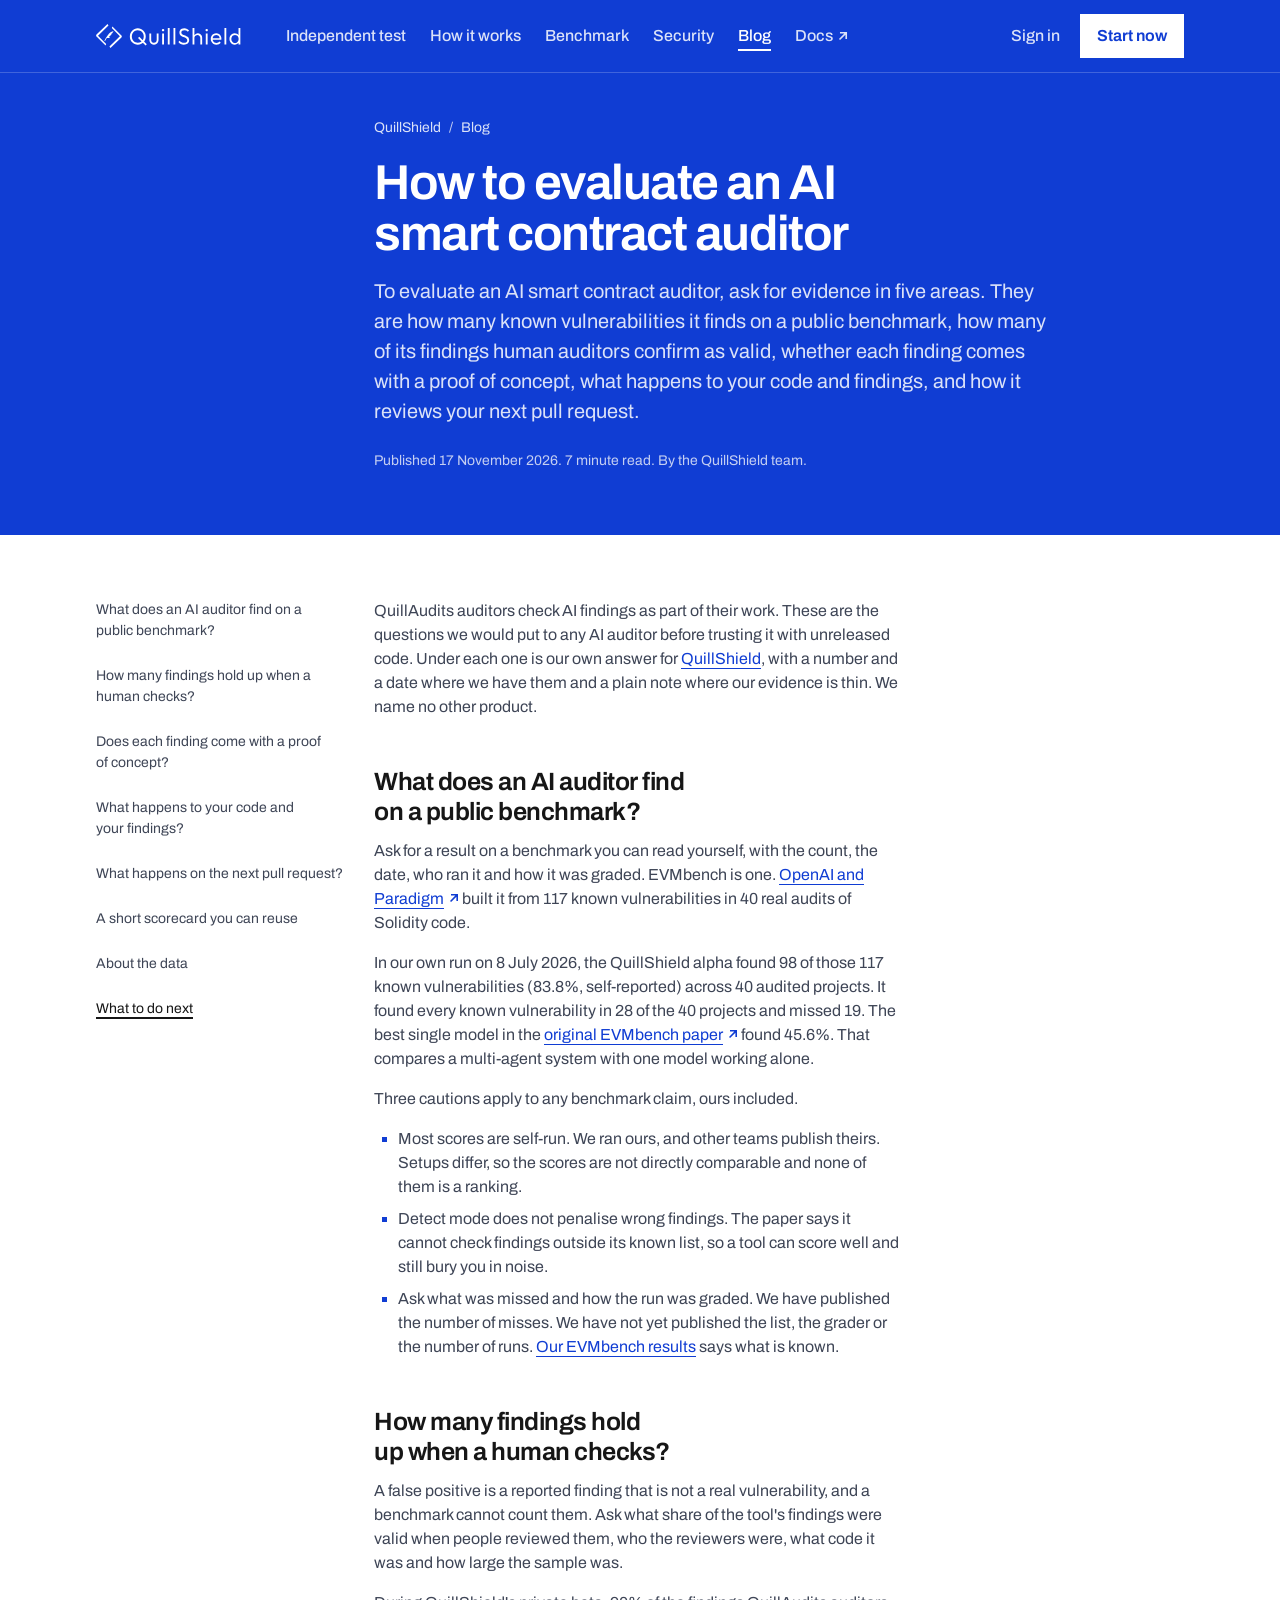
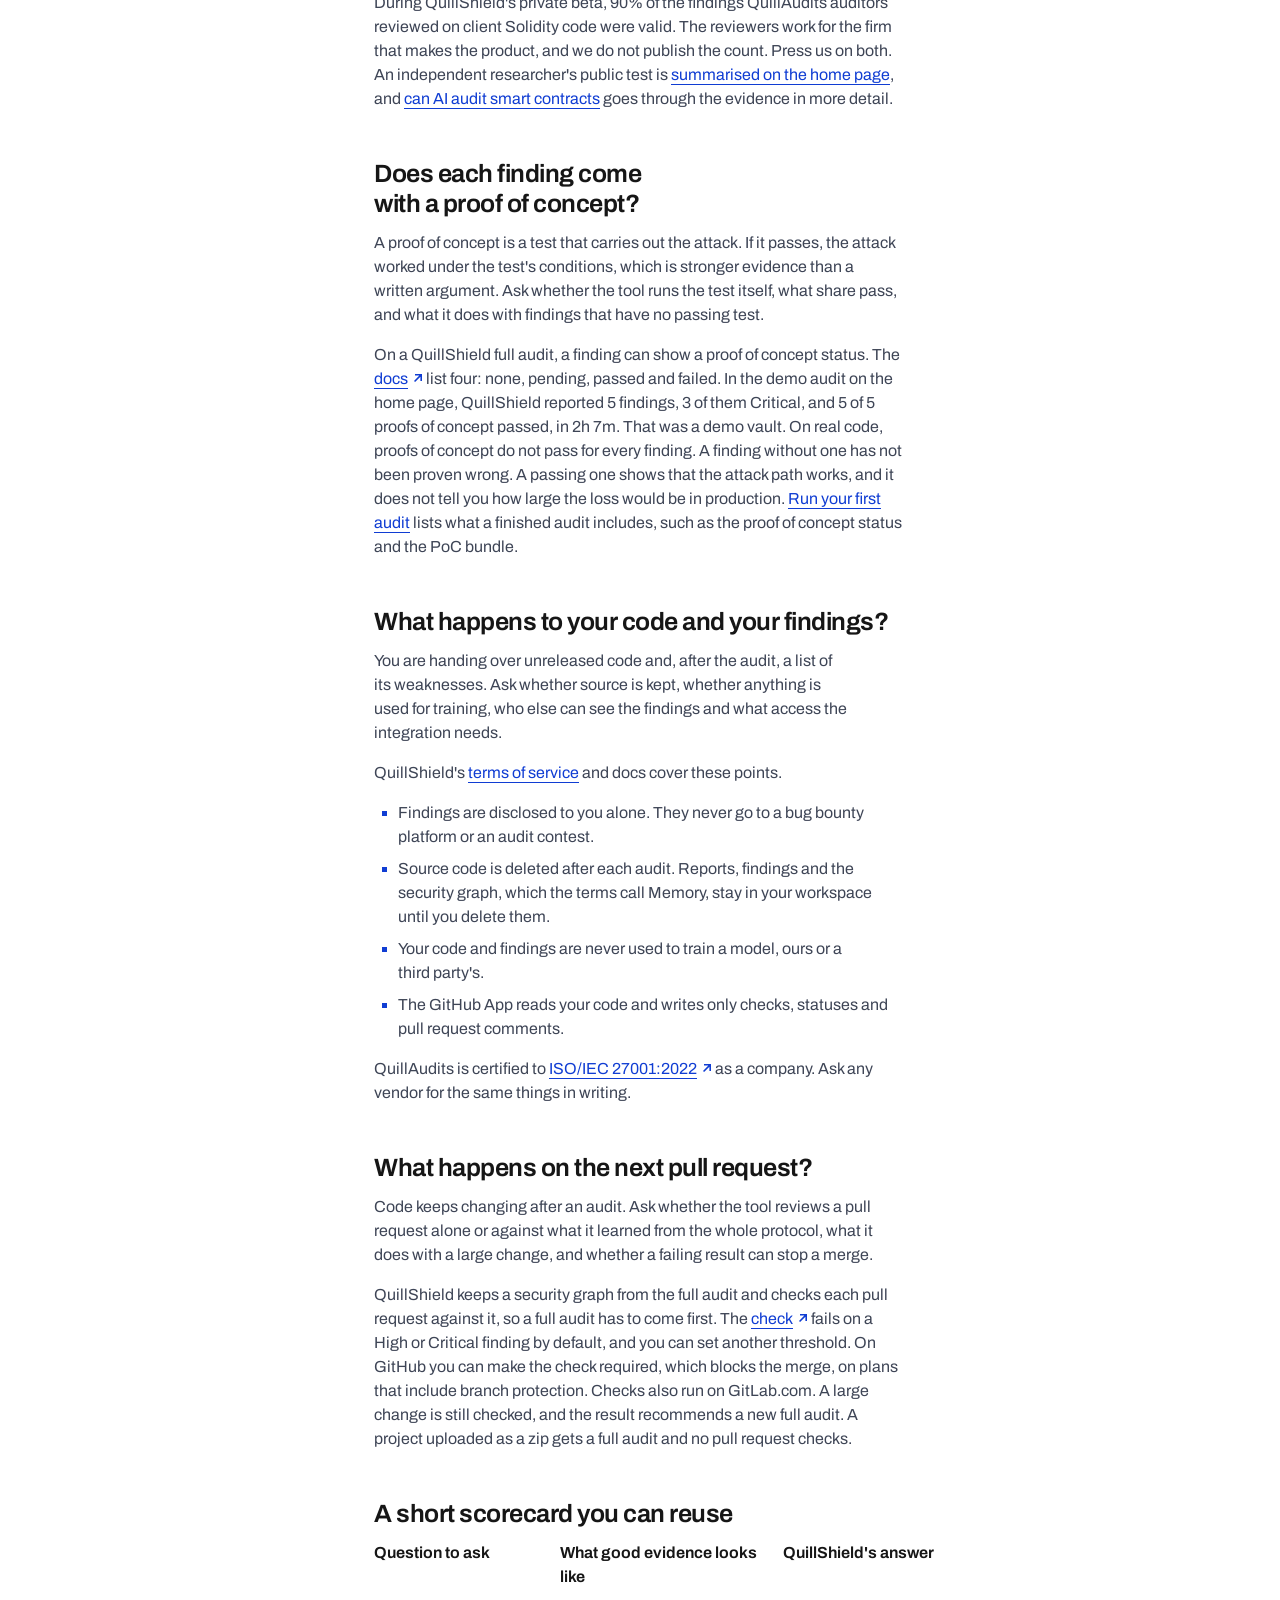
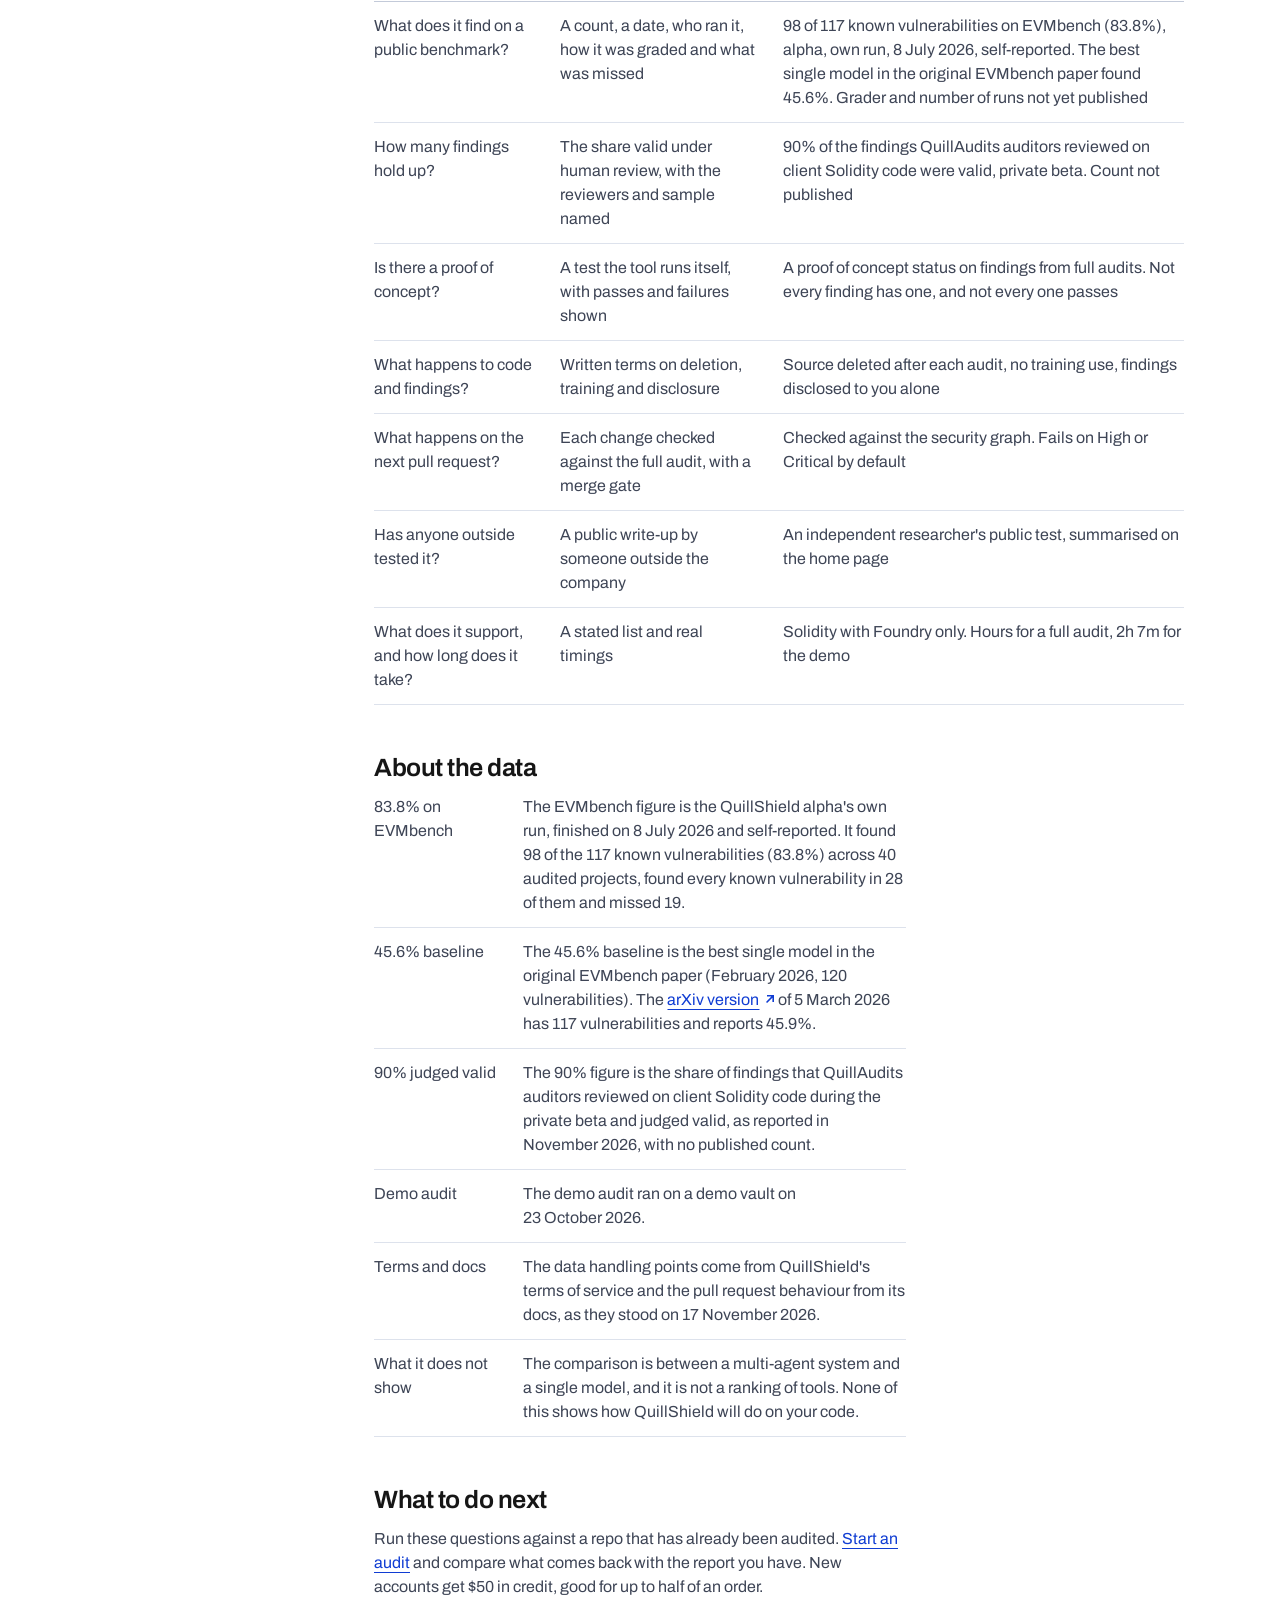
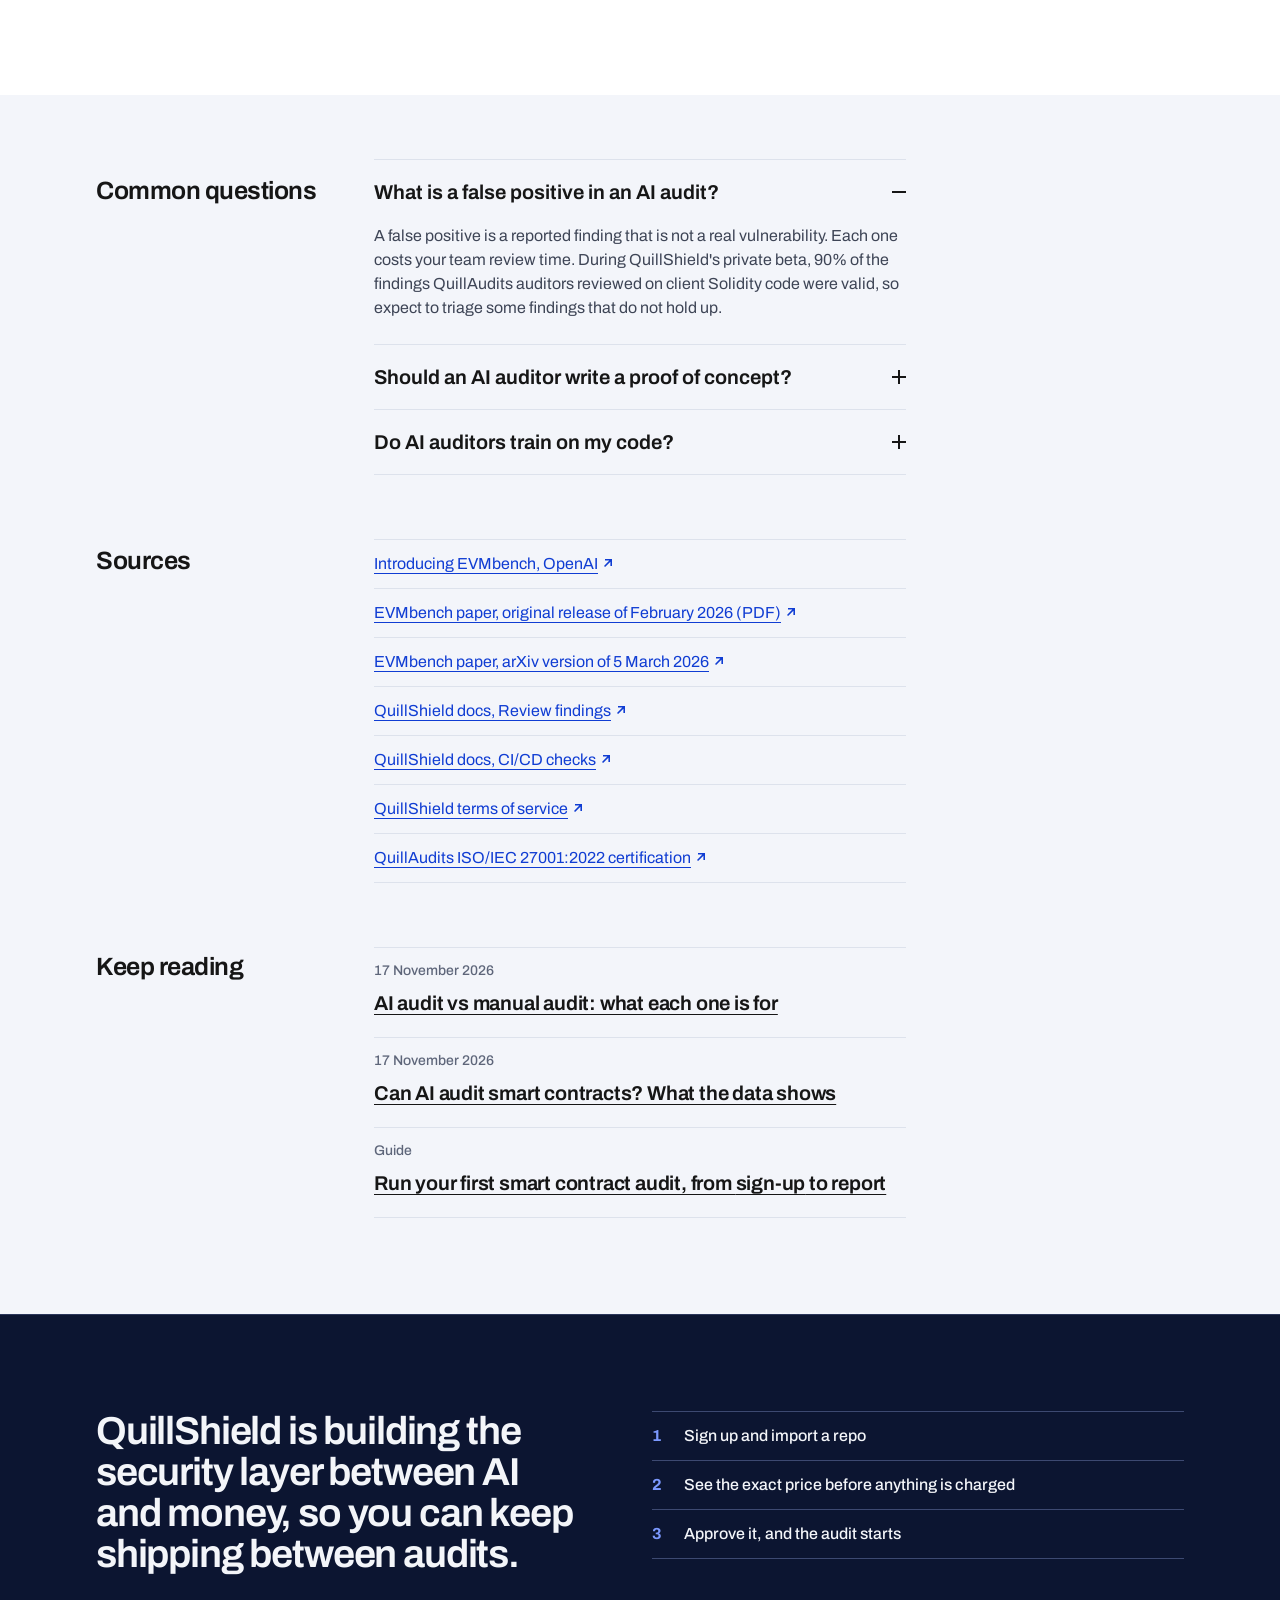
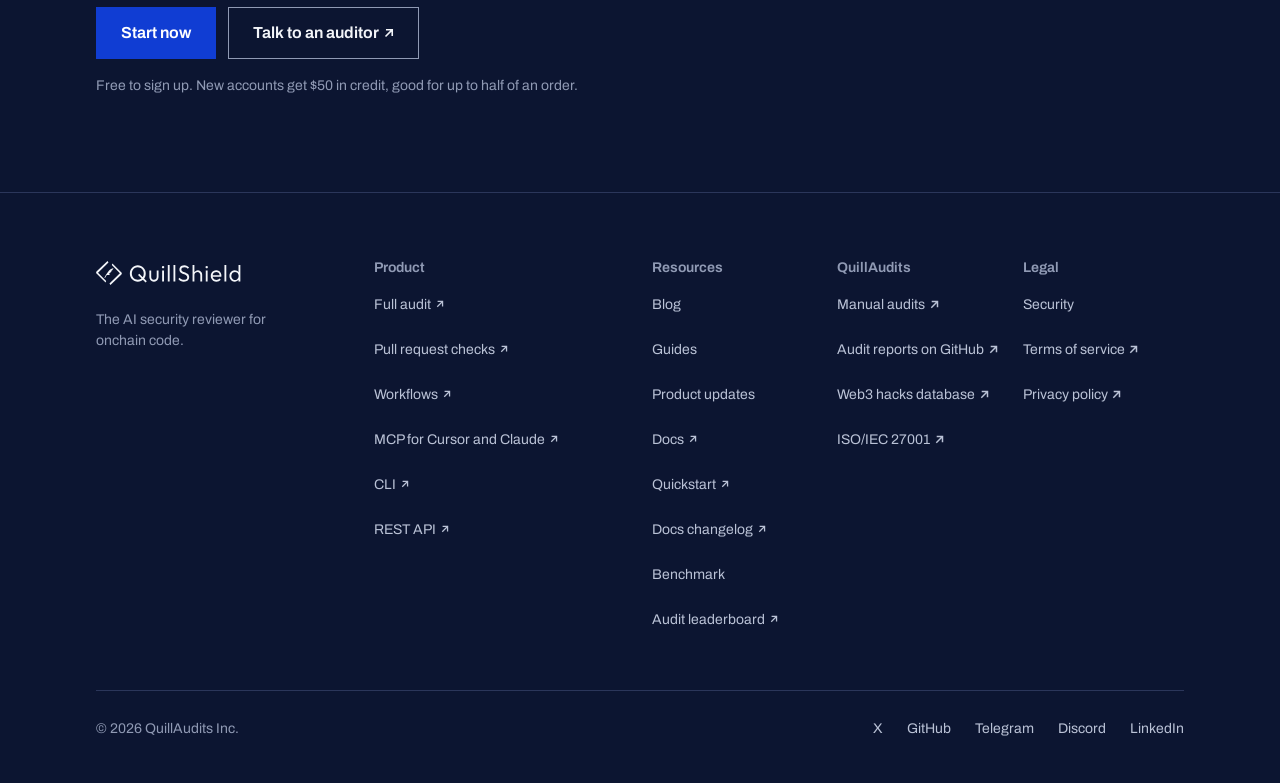
<file: blog/evaluate-ai-smart-contract-auditor/index.html>
<!doctype html>
<html lang="en">
<head>
<meta charset="utf-8">
<meta name="viewport" content="width=device-width, initial-scale=1">
<script>
(function(){var d=document.documentElement;d.classList.add('js');
try{if(!window.matchMedia('(prefers-reduced-motion: reduce)').matches){d.classList.add('anim');
setTimeout(function(){d.classList.remove('anim')},7000)}}catch(e){}})();
</script>
<title>How to evaluate an AI smart contract auditor</title>
<meta name="description" content="What to ask before you trust an AI auditor with unreleased code: benchmark results, findings that hold up, proof of concept, privacy and pull requests.">
<link rel="canonical" href="https://shield.quillaudits.com/blog/evaluate-ai-smart-contract-auditor/">
<meta name="robots" content="noindex">
<meta name="color-scheme" content="light">
<meta name="theme-color" content="#103DD3">
<meta property="og:type" content="article">
<meta property="og:site_name" content="QuillShield">
<meta property="og:locale" content="en_US">
<meta property="og:url" content="https://shield.quillaudits.com/blog/evaluate-ai-smart-contract-auditor/">
<meta property="og:title" content="How to evaluate an AI smart contract auditor">
<meta property="og:description" content="What to ask before you trust an AI auditor with unreleased code: benchmark results, findings that hold up, proof of concept, privacy and pull requests.">
<meta property="og:image" content="https://rkg-eth.github.io/quillshield/og.png">
<meta property="og:image:type" content="image/png">
<meta property="og:image:width" content="1200">
<meta property="og:image:height" content="630">
<meta property="og:image:alt" content="QuillShield. The AI security reviewer for onchain code. AI agents that review every pull request, starting from a full audit.">
<meta property="article:published_time" content="2026-11-17T00:00:00Z">
<meta property="article:modified_time" content="2026-11-17T00:00:00Z">
<meta name="twitter:card" content="summary_large_image">
<meta name="twitter:site" content="@QuillAudits_AI">
<meta name="twitter:title" content="How to evaluate an AI smart contract auditor">
<meta name="twitter:description" content="What to ask before you trust an AI auditor with unreleased code: benchmark results, findings that hold up, proof of concept, privacy and pull requests.">
<meta name="twitter:image" content="https://rkg-eth.github.io/quillshield/og.png">
<meta name="twitter:image:alt" content="QuillShield. The AI security reviewer for onchain code. AI agents that review every pull request, starting from a full audit.">
<link rel="alternate" type="application/atom+xml" title="QuillShield blog" href="../../blog/feed.xml">
<link rel="icon" href="../../favicon.svg" type="image/svg+xml">
<link rel="icon" href="../../favicon.ico" sizes="32x32">
<link rel="apple-touch-icon" href="../../apple-touch-icon.png">
<link rel="preload" href="../../archivo.woff2" as="font" type="font/woff2" crossorigin>
<link rel="stylesheet" href="../../site.css?v=7cbb2839">
<script src="../../motion.js?v=b346b1ef" defer></script>
<script type="application/ld+json">{"@context":"https://schema.org","@graph":[{"@type":"BlogPosting","@id":"https://shield.quillaudits.com/blog/evaluate-ai-smart-contract-auditor/#article","mainEntityOfPage":"https://shield.quillaudits.com/blog/evaluate-ai-smart-contract-auditor/","headline":"How to evaluate an AI smart contract auditor","description":"What to ask before you trust an AI auditor with unreleased code: benchmark results, findings that hold up, proof of concept, privacy and pull requests.","image":["https://shield.quillaudits.com/og.png"],"datePublished":"2026-11-17T00:00:00Z","dateModified":"2026-11-17T00:00:00Z","inLanguage":"en","author":{"@type":"Organization","name":"The QuillShield team","url":"https://shield.quillaudits.com/"},"publisher":{"@type":"Organization","@id":"https://www.quillaudits.com/#organization","name":"QuillAudits","url":"https://www.quillaudits.com/","logo":{"@type":"ImageObject","url":"https://www.quillaudits.com/logo/quillaudits-full.svg"}},"isPartOf":{"@type":"Blog","@id":"https://shield.quillaudits.com/blog/#blog","name":"QuillShield blog","url":"https://shield.quillaudits.com/blog/"}},{"@type":"BreadcrumbList","@id":"https://shield.quillaudits.com/blog/evaluate-ai-smart-contract-auditor/#breadcrumb","itemListElement":[{"@type":"ListItem","position":1,"name":"QuillShield","item":"https://shield.quillaudits.com/"},{"@type":"ListItem","position":2,"name":"Blog","item":"https://shield.quillaudits.com/blog/"},{"@type":"ListItem","position":3,"name":"How to evaluate an AI smart contract auditor","item":"https://shield.quillaudits.com/blog/evaluate-ai-smart-contract-auditor/"}]}]}</script>
<script type="application/ld+json">{"@context":"https://schema.org","@type":"FAQPage","@id":"https://shield.quillaudits.com/blog/evaluate-ai-smart-contract-auditor/#faq","mainEntity":[{"@type":"Question","name":"What is a false positive in an AI audit?","acceptedAnswer":{"@type":"Answer","text":"A false positive is a reported finding that is not a real vulnerability. Each one costs your team review time. During QuillShield's private beta, 90% of the findings QuillAudits auditors reviewed on client Solidity code were valid, so expect to triage some findings that do not hold up."}},{"@type":"Question","name":"Should an AI auditor write a proof of concept?","acceptedAnswer":{"@type":"Answer","text":"Yes, where it can. A proof of concept is a test that carries out the attack, so a passing one is stronger evidence than a written claim. On a QuillShield full audit, a finding can show a proof of concept status. Proofs of concept do not pass for every finding."}},{"@type":"Question","name":"Do AI auditors train on my code?","acceptedAnswer":{"@type":"Answer","text":"It depends on the vendor, so read the terms. QuillShield does not. Its terms of service say your code and findings are never used to train a model, ours or a third party's."}}]}</script>
</head>
<body class="t-light">
<a class="skip" href="#main">Skip to content</a>

<header class="nav t-blue" id="nav">
  <div class="wrap nav__in">
    <a class="logo" href="../../" aria-label="QuillShield home">
      <svg xmlns="http://www.w3.org/2000/svg" viewBox="0 0 146 24" fill="currentColor" role="img" aria-label="QuillShield"><path d="M25.4609 13.4607L14.4305 24L13.4551 22.5103L23.885 12.2317V12.1945L15.8187 4.07584L16.419 2.39999L25.9486 12.12L25.4609 13.4607Z"/><path d="M0.451573 10.5766L11.5151 0L12.4935 1.48966L2.03208 11.8055V11.8428L10.1604 19.9242L9.55829 21.6L0 11.9172L0.451573 10.5766Z"/><path d="M8.40918 17.04C8.52165 16.6432 8.67162 16.2861 8.82156 15.929C9.45892 14.5404 10.1251 13.3104 11.0624 12.1598C12.2996 10.6917 13.458 9.12869 15.0654 8.10365C15.7948 7.63846 16.7439 7.24918 17.5312 6.97145C17.4562 7.01112 17.5687 6.93178 17.5312 6.97145L17.1587 7.63846C16.6831 8.41385 16.3978 8.9954 15.9448 9.66015C15.9073 9.73949 15.8698 9.73949 15.7948 9.73949C15.4949 9.81884 15.1575 9.8982 14.8201 9.8982C14.9326 10.0569 15.12 10.1363 15.27 10.2156C15.345 10.2553 15.4949 10.2553 15.5324 10.3743C15.5324 10.4537 15.4199 10.5727 15.3825 10.6521C15.3075 10.8504 15.1575 10.9695 14.9701 11.0091C14.6701 11.0885 14.3702 11.1679 14.0328 11.1679C14.0328 11.2472 14.0703 11.2472 14.1078 11.2869C14.2952 11.4456 14.5202 11.5646 14.7451 11.644C14.8201 11.6837 14.8201 11.7233 14.7826 11.8027C14.7076 12.0011 14.5576 12.0804 14.3702 12.1201C13.8828 12.2788 13.3954 12.3978 12.908 12.4375H12.8706C12.983 12.5565 13.0955 12.6359 13.208 12.7153C13.4329 12.8343 13.6579 12.9136 13.9203 12.993C13.9578 12.993 13.9953 13.0327 13.9578 13.0723C13.7703 13.3501 13.5829 13.6278 13.3205 13.8262C13.133 14.0246 12.908 14.0246 12.6456 14.0246H11.7833C11.5584 14.0246 11.3335 14.0246 11.1085 14.0642C10.921 14.1039 10.7711 14.1833 10.6586 14.342C10.2837 14.7784 10.0588 15.3339 9.79634 15.8497L9.68386 16.0877C9.60887 16.4052 9.42142 16.5639 9.15898 16.6829C8.93405 16.7226 8.67162 16.8813 8.40918 17.04Z"/><path d="M41.829 20.629Q40.145 20.629 38.696 20.001Q37.246 19.372 36.158 18.252Q35.07 17.131 34.462 15.648Q33.854 14.165 33.854 12.465Q33.854 10.756 34.458 9.285Q35.062 7.814 36.142 6.702Q37.223 5.589 38.661 4.968Q40.1 4.347 41.783 4.347Q43.466 4.347 44.909 4.968Q46.351 5.589 47.435 6.702Q48.518 7.814 49.126 9.296Q49.735 10.779 49.735 12.488Q49.735 14.188 49.131 15.671Q48.527 17.154 47.446 18.263Q46.366 19.372 44.931 20.001Q43.497 20.629 41.829 20.629ZM49.569 21.525 42.02 13.977 43.251 12.746 50.8 20.294ZM41.783 18.788Q43.529 18.788 44.87 17.97Q46.211 17.151 46.982 15.724Q47.754 14.297 47.754 12.465Q47.754 11.103 47.31 9.958Q46.867 8.813 46.065 7.964Q45.264 7.115 44.177 6.651Q43.091 6.188 41.783 6.188Q40.051 6.188 38.71 6.995Q37.369 7.802 36.602 9.218Q35.834 10.633 35.834 12.465Q35.834 13.828 36.278 14.991Q36.722 16.155 37.516 17.001Q38.311 17.847 39.404 18.318Q40.497 18.788 41.783 18.788Z M57.955 20.629Q56.623 20.629 55.576 20.024Q54.528 19.418 53.943 18.35Q53.357 17.281 53.357 15.873V9.58H55.198V15.794Q55.198 16.733 55.53 17.423Q55.862 18.113 56.489 18.492Q57.116 18.871 57.959 18.871Q59.243 18.871 59.977 18.043Q60.711 17.214 60.711 15.794V9.58H62.552V15.874Q62.552 17.283 61.966 18.358Q61.381 19.432 60.346 20.031Q59.31 20.629 57.955 20.629Z M66.131 20.4V9.58H67.972V20.4ZM67.047 7.333Q66.535 7.333 66.193 6.975Q65.851 6.617 65.851 6.105Q65.851 5.584 66.193 5.234Q66.535 4.885 67.047 4.885Q67.583 4.885 67.922 5.234Q68.261 5.584 68.261 6.105Q68.261 6.617 67.922 6.975Q67.583 7.333 67.047 7.333Z M71.809 20.4V4.118H73.65V20.4Z M77.479 20.4V4.118H79.319V20.4Z M87.914 20.629Q86.056 20.629 84.728 19.938Q83.4 19.246 82.389 17.961L83.703 16.656Q84.479 17.746 85.507 18.293Q86.534 18.84 87.988 18.84Q89.454 18.84 90.351 18.187Q91.249 17.535 91.249 16.384Q91.249 15.471 90.824 14.894Q90.399 14.317 89.702 13.946Q89.005 13.576 88.17 13.287Q87.336 12.998 86.501 12.666Q85.667 12.333 84.97 11.834Q84.273 11.334 83.848 10.546Q83.423 9.757 83.423 8.538Q83.423 7.23 84.061 6.294Q84.699 5.358 85.804 4.852Q86.909 4.347 88.306 4.347Q89.852 4.347 91.07 4.948Q92.288 5.549 93.084 6.554L91.77 7.859Q91.048 7.003 90.21 6.57Q89.371 6.136 88.263 6.136Q86.935 6.136 86.143 6.737Q85.352 7.338 85.352 8.415Q85.352 9.259 85.777 9.783Q86.202 10.307 86.899 10.659Q87.596 11.011 88.431 11.299Q89.265 11.586 90.099 11.93Q90.934 12.273 91.631 12.799Q92.328 13.324 92.753 14.15Q93.178 14.976 93.178 16.232Q93.178 18.308 91.758 19.468Q90.338 20.629 87.914 20.629Z M104.323 20.4V14.074Q104.323 12.743 103.518 11.904Q102.712 11.065 101.41 11.065Q100.524 11.065 99.846 11.45Q99.168 11.835 98.783 12.511Q98.398 13.186 98.398 14.065L97.602 13.619Q97.602 12.385 98.165 11.425Q98.727 10.464 99.707 9.908Q100.688 9.351 101.927 9.351Q103.167 9.351 104.124 9.909Q105.082 10.467 105.623 11.453Q106.164 12.439 106.164 13.73V20.4ZM96.557 20.4V4.118H98.398V20.4Z M109.775 20.4V9.58H111.616V20.4ZM110.691 7.333Q110.179 7.333 109.837 6.975Q109.495 6.617 109.495 6.105Q109.495 5.584 109.837 5.234Q110.179 4.885 110.691 4.885Q111.226 4.885 111.566 5.234Q111.905 5.584 111.905 6.105Q111.905 6.617 111.566 6.975Q111.226 7.333 110.691 7.333Z M120.457 20.629Q118.834 20.629 117.543 19.893Q116.252 19.158 115.502 17.874Q114.752 16.59 114.752 14.981Q114.752 13.381 115.486 12.109Q116.22 10.836 117.488 10.094Q118.756 9.351 120.319 9.351Q121.811 9.351 122.956 10.031Q124.101 10.71 124.755 11.904Q125.409 13.098 125.409 14.635Q125.409 14.841 125.383 15.093Q125.357 15.345 125.297 15.671H116.043V14.134H124.31L123.645 14.709Q123.651 13.573 123.248 12.757Q122.844 11.941 122.094 11.493Q121.344 11.045 120.282 11.045Q119.166 11.045 118.331 11.531Q117.497 12.016 117.034 12.88Q116.572 13.745 116.572 14.921Q116.572 16.115 117.057 17.014Q117.543 17.912 118.427 18.409Q119.312 18.906 120.477 18.906Q121.418 18.906 122.217 18.565Q123.016 18.224 123.571 17.558L124.753 18.754Q123.986 19.659 122.863 20.144Q121.739 20.629 120.457 20.629Z M128.45 20.4V4.118H130.291V20.4Z M138.714 20.629Q137.217 20.629 136.024 19.887Q134.831 19.144 134.136 17.871Q133.441 16.599 133.441 15.01Q133.441 13.398 134.135 12.124Q134.829 10.851 136.025 10.101Q137.22 9.351 138.714 9.351Q139.93 9.351 140.917 9.85Q141.903 10.35 142.531 11.246Q143.159 12.142 143.254 13.324V16.647Q143.151 17.812 142.538 18.713Q141.926 19.613 140.937 20.121Q139.948 20.629 138.714 20.629ZM139.023 18.891Q140.099 18.891 140.908 18.392Q141.716 17.893 142.172 17.016Q142.627 16.138 142.627 14.998Q142.627 13.836 142.166 12.96Q141.705 12.084 140.894 11.586Q140.082 11.088 139.004 11.088Q137.927 11.088 137.105 11.588Q136.283 12.087 135.808 12.965Q135.333 13.843 135.333 14.99Q135.333 16.129 135.806 17.013Q136.278 17.897 137.115 18.394Q137.951 18.891 139.023 18.891ZM144.359 20.4H142.518V17.497L142.876 14.844L142.518 12.23V4.118H144.359Z"/></svg>
    </a>
    <nav class="nav__links" aria-label="Primary">
      <a href="../../#findings">Independent test</a>
      <a href="../../#how">How it works</a>
      <a href="../../#benchmark">Benchmark</a>
      <a href="../../#code">Security</a>
      <a href="../../blog/" aria-current="true">Blog</a>
      <a class="ext" href="https://www.quillaudits.com/quillshield" target="_blank" rel="noopener" title="Opens in a new tab">Docs</a>
    </nav>
    <div class="nav__cta">
      <a class="nav__signin" href="https://shield.quillaudits.com/login">Sign in</a>
      <a class="btn btn--primary btn--sm" href="https://shield.quillaudits.com/register">Start now</a>
      <details class="menu">
        <summary><span class="menu__lab">Menu</span><span class="menu__lab menu__lab--x">Close</span></summary>
        <nav class="menu__panel" aria-label="Primary">
          <a class="menu__start" href="https://shield.quillaudits.com/register">Start now</a>
          <a href="../../#findings">Independent test</a>
          <a href="../../#how">How it works</a>
          <a href="../../#benchmark">Benchmark</a>
          <a href="../../#code">Security</a>
          <a href="../../blog/" aria-current="true">Blog</a>
          <a class="ext" href="https://www.quillaudits.com/quillshield" target="_blank" rel="noopener" title="Opens in a new tab">Docs</a>
          <a class="ext" href="https://calendly.com/akshadh-a-quillaudits/30min" target="_blank" rel="noopener" title="Opens in a new tab">Talk to an auditor</a>
          <a class="menu__signin" href="https://shield.quillaudits.com/login">Sign in</a>
        </nav>
      </details>
    </div>
  </div>
</header>
<script>
(function(){
  var d=document, m=d.querySelector('.menu');
  if(!m){return}
  var s=m.querySelector('summary');
  function shut(back){if(m.open){m.open=false;if(back){s.focus()}}}
  /* the phone menu closes after a choice, on Escape, on a press outside it and when focus leaves it */
  m.addEventListener('click',function(e){if(e.target.closest('.menu__panel a')){shut()}});
  d.addEventListener('keydown',function(e){if(e.key==='Escape'&&m.open){shut(true)}});
  d.addEventListener('pointerdown',function(e){if(m.open&&!m.contains(e.target)){shut()}});
  m.addEventListener('focusout',function(e){if(m.open&&e.relatedTarget&&!m.contains(e.relatedTarget)){shut()}});
  /* a table or a code block is a Tab stop only while it scrolls sideways */
  d.addEventListener('DOMContentLoaded',function(){
    var sc=[].slice.call(d.querySelectorAll('.tscroll,.prose pre'));
    function tab(){sc.forEach(function(x){if(x.scrollWidth>x.clientWidth+1){x.setAttribute('tabindex','0')}else{x.removeAttribute('tabindex')}})}
    if(sc.length){tab();window.addEventListener('resize',tab);if(d.fonts&&d.fonts.ready){d.fonts.ready.then(tab)}}
  });
})();
</script>

<main id="main">
<article>
<header class="phead phead--doc t-blue">
  <div class="wrap">
    <nav class="crumbs" aria-label="Breadcrumb"><ol><li><a href="../../">QuillShield</a></li><li><a href="../../blog/">Blog</a></li><li class="sr-only" aria-current="page">How to evaluate an AI smart contract auditor</li></ol></nav>
    <h1>How to evaluate an AI smart contract auditor</h1>
    <p class="lede">To evaluate an AI smart contract auditor, ask for evidence in five areas. They are how many known vulnerabilities it finds on a public benchmark, how many of its findings human auditors confirm as valid, whether each finding comes with a proof of concept, what happens to your code and findings, and how it reviews your next pull request.</p>
    <p class="phead__meta">Published <time datetime="2026-11-17">17 November 2026</time>. 7 minute read. By the QuillShield team.</p>
  </div>
</header>
<div class="doc">
  <div class="wrap rail">
    <nav class="toc" aria-label="On this page"><ul><li><a href="#what-does-an-ai-auditor-find-on-a-public-benchmark">What does an AI auditor find on a public benchmark?</a></li><li><a href="#how-many-findings-hold-up-when-a-human-checks">How many findings hold up when a human checks?</a></li><li><a href="#does-each-finding-come-with-a-proof-of-concept">Does each finding come with a proof of concept?</a></li><li><a href="#what-happens-to-your-code-and-your-findings">What happens to your code and your findings?</a></li><li><a href="#what-happens-on-the-next-pull-request">What happens on the next pull request?</a></li><li><a href="#a-short-scorecard-you-can-reuse">A short scorecard you can reuse</a></li><li><a href="#about-the-data">About the data</a></li><li><a href="#what-to-do-next">What to do next</a></li></ul></nav>
    <div class="prose">
<p>QuillAudits auditors check AI findings as part of their work. These are the questions we would put to any AI auditor before trusting it with unreleased code. Under each one is our own answer for <a href="../../">QuillShield</a>, with a number and a date where we have them and a plain note where our evidence is thin. We name no other product.</p>
<h2 id="what-does-an-ai-auditor-find-on-a-public-benchmark">What does an AI auditor find on a public benchmark?</h2>
<p>Ask for a result on a benchmark you can read yourself, with the count, the date, who ran it and how it was graded. EVMbench is one. <a class="ext" href="https://openai.com/index/introducing-evmbench/" target="_blank" rel="noopener" title="Opens in a new tab">OpenAI and Paradigm</a> built it from 117 known vulnerabilities in 40 real audits of Solidity code.</p>
<p>In our own run on 8&nbsp;July&nbsp;2026, the QuillShield alpha found 98 of those 117 known vulnerabilities (83.8%, self-reported) across 40 audited projects. It found every known vulnerability in 28&nbsp;of&nbsp;the&nbsp;40 projects and missed 19. The best single model in the <a class="ext" href="https://cdn.openai.com/evmbench/evmbench.pdf" target="_blank" rel="noopener" title="Opens in a new tab">original EVMbench paper</a> found 45.6%. That compares a multi-agent system with one model working alone.</p>
<p>Three cautions apply to any benchmark claim, ours included.</p>
<ul>
<li>Most scores are self-run. We ran ours, and other teams publish theirs. Setups differ, so the scores are not directly comparable and none of them is a ranking.</li>
<li>Detect mode does not penalise wrong findings. The paper says it cannot check findings outside its known list, so a tool can score well and still bury you in noise.</li>
<li>Ask what was missed and how the run was graded. We have published the number of misses. We have not yet published the list, the grader or the number of runs. <a href="../../blog/evmbench-results/">Our EVMbench results</a> says what is known.</li>
</ul>
<h2 id="how-many-findings-hold-up-when-a-human-checks">How many findings hold up when a human checks?</h2>
<p>A false positive is a reported finding that is not a real vulnerability, and a benchmark cannot count them. Ask what share of the tool's findings were valid when people reviewed them, who the reviewers were, what code it was and how large the sample was.</p>
<p>During QuillShield's private beta, 90% of the findings QuillAudits auditors reviewed on client Solidity code were valid. The reviewers work for the firm that makes the product, and we do not publish the count. Press us on both. An independent researcher's public test is <a href="../../#findings">summarised on the home page</a>, and <a href="../../blog/can-ai-audit-smart-contracts/">can AI audit smart contracts</a> goes through the evidence in more detail.</p>
<h2 id="does-each-finding-come-with-a-proof-of-concept">Does each finding come with a proof of concept?</h2>
<p>A proof of concept is a test that carries out the attack. If it passes, the attack worked under the test's conditions, which is stronger evidence than a written argument. Ask whether the tool runs the test itself, what share pass, and what it does with findings that have no passing test.</p>
<p>On a QuillShield full audit, a finding can show a proof of concept status. The <a class="ext" href="https://www.quillaudits.com/quillshield/guides/guides/review-findings" target="_blank" rel="noopener" title="Opens in a new tab">docs</a> list four: none, pending, passed and failed. In the demo audit on the home page, QuillShield reported 5 findings, 3 of them Critical, and 5&nbsp;of&nbsp;5 proofs of concept passed, in 2h&nbsp;7m. That was a demo vault. On real code, proofs of concept do not pass for every finding. A finding without one has not been proven wrong. A passing one shows that the attack path works, and it does not tell you how large the loss would be in production. <a href="../../guides/run-your-first-audit/">Run your first audit</a> lists what a finished audit includes, such as the proof of concept status and the PoC bundle.</p>
<h2 id="what-happens-to-your-code-and-your-findings">What happens to your code and your findings?</h2>
<p>You are handing over unreleased code and, after the audit, a list of its weaknesses. Ask whether source is kept, whether anything is used for training, who else can see the findings and what access the integration needs.</p>
<p>QuillShield's <a href="https://shield.quillaudits.com/terms">terms of service</a> and docs cover these points.</p>
<ul>
<li>Findings are disclosed to you alone. They never go to a bug bounty platform or an audit contest.</li>
<li>Source code is deleted after each audit. Reports, findings and the security graph, which the terms call Memory, stay in your workspace until you delete them.</li>
<li>Your code and findings are never used to train a model, ours or a third party's.</li>
<li>The GitHub App reads your code and writes only checks, statuses and pull request comments.</li>
</ul>
<p>QuillAudits is certified to <a class="ext" href="https://www.quillaudits.com/blog/web3-security/quillaudits-iso-certified" target="_blank" rel="noopener" title="Opens in a new tab">ISO/IEC&nbsp;27001:2022</a> as a company. Ask any vendor for the same things in writing.</p>
<h2 id="what-happens-on-the-next-pull-request">What happens on the next pull request?</h2>
<p>Code keeps changing after an audit. Ask whether the tool reviews a pull request alone or against what it learned from the whole protocol, what it does with a large change, and whether a failing result can stop a merge.</p>
<p>QuillShield keeps a security graph from the full audit and checks each pull request against it, so a full audit has to come first. The <a class="ext" href="https://www.quillaudits.com/quillshield/guides/guides/ci-cd-checks" target="_blank" rel="noopener" title="Opens in a new tab">check</a> fails on a High or Critical finding by default, and you can set another threshold. On GitHub you can make the check required, which blocks the merge, on plans that include branch protection. Checks also run on GitLab.com. A large change is still checked, and the result recommends a new full audit. A project uploaded as a zip gets a full audit and no pull request checks.</p>
<h2 id="a-short-scorecard-you-can-reuse">A short scorecard you can reuse</h2>
<div class="tscroll tscroll--wide" role="region" aria-label="Table: Question to ask, What good evidence looks like, QuillShield&#x27;s answer" tabindex="0"><table>
<thead>
<tr>
<th scope="col">Question to ask</th>
<th scope="col">What good evidence looks like</th>
<th scope="col">QuillShield's answer</th>
</tr>
</thead>
<tbody>
<tr>
<th scope="row">What does it find on a public benchmark?</th>
<td>A count, a date, who ran it, how it was graded and what was missed</td>
<td>98&nbsp;of&nbsp;117 known vulnerabilities on EVMbench (83.8%), alpha, own run, 8&nbsp;July&nbsp;2026, self-reported. The best single model in the original EVMbench paper found 45.6%. Grader and number of runs not yet published</td>
</tr>
<tr>
<th scope="row">How many findings hold up?</th>
<td>The share valid under human review, with the reviewers and sample named</td>
<td>90% of the findings QuillAudits auditors reviewed on client Solidity code were valid, private beta. Count not published</td>
</tr>
<tr>
<th scope="row">Is there a proof of concept?</th>
<td>A test the tool runs itself, with passes and failures shown</td>
<td>A proof of concept status on findings from full audits. Not every finding has one, and not every one passes</td>
</tr>
<tr>
<th scope="row">What happens to code and findings?</th>
<td>Written terms on deletion, training and disclosure</td>
<td>Source deleted after each audit, no training use, findings disclosed to you alone</td>
</tr>
<tr>
<th scope="row">What happens on the next pull request?</th>
<td>Each change checked against the full audit, with a merge gate</td>
<td>Checked against the security graph. Fails on High or Critical by default</td>
</tr>
<tr>
<th scope="row">Has anyone outside tested it?</th>
<td>A public write-up by someone outside the company</td>
<td>An independent researcher's public test, summarised on the home page</td>
</tr>
<tr>
<th scope="row">What does it support, and how long does it take?</th>
<td>A stated list and real timings</td>
<td>Solidity with Foundry only. Hours for a full audit, 2h&nbsp;7m for the demo</td>
</tr>
</tbody>
</table></div>
<h2 id="about-the-data">About the data</h2>
<div class="tscroll" role="region" aria-label="Table: About the data" tabindex="0"><table>
<tbody>
<tr>
<th scope="row">83.8% on EVMbench</th>
<td>The EVMbench figure is the QuillShield alpha's own run, finished on 8&nbsp;July&nbsp;2026 and self-reported. It found 98&nbsp;of&nbsp;the&nbsp;117 known vulnerabilities (83.8%) across 40 audited projects, found every known vulnerability in 28 of them and missed 19.</td>
</tr>
<tr>
<th scope="row">45.6% baseline</th>
<td>The 45.6% baseline is the best single model in the original EVMbench paper (February 2026, 120 vulnerabilities). The <a class="ext" href="https://arxiv.org/abs/2603.04915" target="_blank" rel="noopener" title="Opens in a new tab">arXiv version</a> of 5&nbsp;March&nbsp;2026 has 117 vulnerabilities and reports 45.9%.</td>
</tr>
<tr>
<th scope="row">90% judged valid</th>
<td>The 90% figure is the share of findings that QuillAudits auditors reviewed on client Solidity code during the private beta and judged valid, as reported in November 2026, with no published count.</td>
</tr>
<tr>
<th scope="row">Demo audit</th>
<td>The demo audit ran on a demo vault on 23&nbsp;October&nbsp;2026.</td>
</tr>
<tr>
<th scope="row">Terms and docs</th>
<td>The data handling points come from QuillShield's terms of service and the pull request behaviour from its docs, as they stood on 17&nbsp;November&nbsp;2026.</td>
</tr>
<tr>
<th scope="row">What it does not show</th>
<td>The comparison is between a multi-agent system and a single model, and it is not a ranking of tools. None of this shows how QuillShield will do on your code.</td>
</tr>
</tbody>
</table></div>
<h2 id="what-to-do-next">What to do next</h2>
<p>Run these questions against a repo that has already been audited. <a href="https://shield.quillaudits.com/register">Start an audit</a> and compare what comes back with the report you have. New accounts get $50 in credit, good for up to half of an order.</p>
    </div>
  </div>
</div>
<script>
(function(){
  var d=document,t=d.querySelector('.toc');
  if(!t||!('IntersectionObserver' in window)){return}
  var as=[].slice.call(t.querySelectorAll('a')),hs=as.map(function(a){return d.getElementById(a.hash.slice(1))});
  function mark(){var y=innerHeight/3,c=-1;hs.forEach(function(h,i){if(h&&h.getBoundingClientRect().top<y){c=i}});
    as.forEach(function(a,i){if(i===c){a.setAttribute('aria-current','true')}else{a.removeAttribute('aria-current')}})}
  var io=new IntersectionObserver(mark,{rootMargin:'0px 0px -67% 0px'});
  [].forEach.call(d.querySelectorAll('.doc .prose > *'),function(x){io.observe(x)});
  /* in a guide the list ends 24px above the steps, whose numbers hang in the same columns */
  var st=t.classList.contains('toc--steps')&&d.querySelector('.doc .stps');
  if(st&&'ResizeObserver' in window){new ResizeObserver(function(){if(t.offsetParent){t.style.height=Math.max(0,st.getBoundingClientRect().top-t.getBoundingClientRect().top-24)+'px'}}).observe(d.querySelector('.doc .prose'))}
})();
</script>
<div class="after t-tint">
  <div class="wrap">
      <section class="aft rail" aria-labelledby="h-questions"><h2 class="aft__h" id="h-questions">Common questions</h2><div class="rail__b faq"><details open><summary><h3 class="faq__q">What is a false positive in an AI audit?</h3><i class="pm" aria-hidden="true"></i></summary><div class="faq__a"><p>A false positive is a reported finding that is not a real vulnerability. Each one costs your team review time. During QuillShield's private beta, 90% of the findings QuillAudits auditors reviewed on client Solidity code were valid, so expect to triage some findings that do not hold up.</p></div></details><details><summary><h3 class="faq__q">Should an AI auditor write a proof of concept?</h3><i class="pm" aria-hidden="true"></i></summary><div class="faq__a"><p>Yes, where it can. A proof of concept is a test that carries out the attack, so a passing one is stronger evidence than a written claim. On a QuillShield full audit, a finding can show a proof of concept status. Proofs of concept do not pass for every finding.</p></div></details><details><summary><h3 class="faq__q">Do AI auditors train on my code?</h3><i class="pm" aria-hidden="true"></i></summary><div class="faq__a"><p>It depends on the vendor, so read the terms. QuillShield does not. Its terms of service say your code and findings are never used to train a model, ours or a third party's.</p></div></details></div></section>
      <section class="aft rail" aria-labelledby="h-sources"><h2 class="aft__h" id="h-sources">Sources</h2><ul class="rail__b srcs"><li><a class="tlink ext" href="https://openai.com/index/introducing-evmbench/" target="_blank" rel="noopener" title="Opens in a new tab">Introducing EVMbench, OpenAI</a></li><li><a class="tlink ext" href="https://cdn.openai.com/evmbench/evmbench.pdf" target="_blank" rel="noopener" title="Opens in a new tab">EVMbench paper, original release of February 2026 (PDF)</a></li><li><a class="tlink ext" href="https://arxiv.org/abs/2603.04915" target="_blank" rel="noopener" title="Opens in a new tab">EVMbench paper, arXiv version of 5&nbsp;March&nbsp;2026</a></li><li><a class="tlink ext" href="https://www.quillaudits.com/quillshield/guides/guides/review-findings" target="_blank" rel="noopener" title="Opens in a new tab">QuillShield docs, Review findings</a></li><li><a class="tlink ext" href="https://www.quillaudits.com/quillshield/guides/guides/ci-cd-checks" target="_blank" rel="noopener" title="Opens in a new tab">QuillShield docs, CI/CD checks</a></li><li><a class="tlink ext" href="https://shield.quillaudits.com/terms" target="_blank" rel="noopener" title="Opens in a new tab">QuillShield terms of service</a></li><li><a class="tlink ext" href="https://www.quillaudits.com/blog/web3-security/quillaudits-iso-certified" target="_blank" rel="noopener" title="Opens in a new tab">QuillAudits ISO/IEC&nbsp;27001:2022 certification</a></li></ul></section>
      <nav class="aft rail" aria-labelledby="h-next"><h2 class="aft__h" id="h-next">Keep reading</h2><ul class="rail__b next"><li class="row"><p class="row__k"><time datetime="2026-11-17">17 November 2026</time></p><h3 class="row__t"><a href="../../blog/ai-audit-vs-manual-audit/"><span>AI audit vs manual audit: what each one is for</span></a></h3></li><li class="row"><p class="row__k"><time datetime="2026-11-17">17 November 2026</time></p><h3 class="row__t"><a href="../../blog/can-ai-audit-smart-contracts/"><span>Can AI audit smart contracts? What the data shows</span></a></h3></li><li class="row"><p class="row__k">Guide</p><h3 class="row__t"><a href="../../guides/run-your-first-audit/"><span>Run your first smart contract audit, from <span class="nb">sign-up</span> to report</span></a></h3></li></ul></nav>
  </div>
</div>
</article>
<section class="sec sec--band close t-dark" aria-label="Get started">
  <div class="wrap close__grid">
    <div class="close__main">
      <p class="close__t">QuillShield is building the security layer between AI and money, so you can keep shipping between audits.</p>
      <div class="close__cta">
        <a class="btn btn--primary" href="https://shield.quillaudits.com/register">Start now</a>
        <a class="btn btn--ghost ext" href="https://calendly.com/akshadh-a-quillaudits/30min" target="_blank" rel="noopener" title="Opens in a new tab">Talk to an auditor</a>
      </div>
      <p class="close__note">Free to sign up. New accounts get $50 in credit, good for up to half of an order.</p>
    </div>
    <ol class="start" aria-label="How to start">
      <li><span class="start__n num">1</span><span>Sign up and import a repo</span></li>
      <li><span class="start__n num">2</span><span>See the exact price before anything is charged</span></li>
      <li><span class="start__n num">3</span><span>Approve it, and the audit starts</span></li>
    </ol>
  </div>
</section>
</main>

<footer class="foot t-dark">
  <div class="wrap">
    <nav class="foot__top" aria-label="Footer">
      <div class="foot__brand">
        <a class="logo" href="../../" aria-label="QuillShield home">
          <svg xmlns="http://www.w3.org/2000/svg" viewBox="0 0 146 24" fill="currentColor" aria-hidden="true"><path d="M25.4609 13.4607L14.4305 24L13.4551 22.5103L23.885 12.2317V12.1945L15.8187 4.07584L16.419 2.39999L25.9486 12.12L25.4609 13.4607Z"/><path d="M0.451573 10.5766L11.5151 0L12.4935 1.48966L2.03208 11.8055V11.8428L10.1604 19.9242L9.55829 21.6L0 11.9172L0.451573 10.5766Z"/><path d="M8.40918 17.04C8.52165 16.6432 8.67162 16.2861 8.82156 15.929C9.45892 14.5404 10.1251 13.3104 11.0624 12.1598C12.2996 10.6917 13.458 9.12869 15.0654 8.10365C15.7948 7.63846 16.7439 7.24918 17.5312 6.97145C17.4562 7.01112 17.5687 6.93178 17.5312 6.97145L17.1587 7.63846C16.6831 8.41385 16.3978 8.9954 15.9448 9.66015C15.9073 9.73949 15.8698 9.73949 15.7948 9.73949C15.4949 9.81884 15.1575 9.8982 14.8201 9.8982C14.9326 10.0569 15.12 10.1363 15.27 10.2156C15.345 10.2553 15.4949 10.2553 15.5324 10.3743C15.5324 10.4537 15.4199 10.5727 15.3825 10.6521C15.3075 10.8504 15.1575 10.9695 14.9701 11.0091C14.6701 11.0885 14.3702 11.1679 14.0328 11.1679C14.0328 11.2472 14.0703 11.2472 14.1078 11.2869C14.2952 11.4456 14.5202 11.5646 14.7451 11.644C14.8201 11.6837 14.8201 11.7233 14.7826 11.8027C14.7076 12.0011 14.5576 12.0804 14.3702 12.1201C13.8828 12.2788 13.3954 12.3978 12.908 12.4375H12.8706C12.983 12.5565 13.0955 12.6359 13.208 12.7153C13.4329 12.8343 13.6579 12.9136 13.9203 12.993C13.9578 12.993 13.9953 13.0327 13.9578 13.0723C13.7703 13.3501 13.5829 13.6278 13.3205 13.8262C13.133 14.0246 12.908 14.0246 12.6456 14.0246H11.7833C11.5584 14.0246 11.3335 14.0246 11.1085 14.0642C10.921 14.1039 10.7711 14.1833 10.6586 14.342C10.2837 14.7784 10.0588 15.3339 9.79634 15.8497L9.68386 16.0877C9.60887 16.4052 9.42142 16.5639 9.15898 16.6829C8.93405 16.7226 8.67162 16.8813 8.40918 17.04Z"/><path d="M41.829 20.629Q40.145 20.629 38.696 20.001Q37.246 19.372 36.158 18.252Q35.07 17.131 34.462 15.648Q33.854 14.165 33.854 12.465Q33.854 10.756 34.458 9.285Q35.062 7.814 36.142 6.702Q37.223 5.589 38.661 4.968Q40.1 4.347 41.783 4.347Q43.466 4.347 44.909 4.968Q46.351 5.589 47.435 6.702Q48.518 7.814 49.126 9.296Q49.735 10.779 49.735 12.488Q49.735 14.188 49.131 15.671Q48.527 17.154 47.446 18.263Q46.366 19.372 44.931 20.001Q43.497 20.629 41.829 20.629ZM49.569 21.525 42.02 13.977 43.251 12.746 50.8 20.294ZM41.783 18.788Q43.529 18.788 44.87 17.97Q46.211 17.151 46.982 15.724Q47.754 14.297 47.754 12.465Q47.754 11.103 47.31 9.958Q46.867 8.813 46.065 7.964Q45.264 7.115 44.177 6.651Q43.091 6.188 41.783 6.188Q40.051 6.188 38.71 6.995Q37.369 7.802 36.602 9.218Q35.834 10.633 35.834 12.465Q35.834 13.828 36.278 14.991Q36.722 16.155 37.516 17.001Q38.311 17.847 39.404 18.318Q40.497 18.788 41.783 18.788Z M57.955 20.629Q56.623 20.629 55.576 20.024Q54.528 19.418 53.943 18.35Q53.357 17.281 53.357 15.873V9.58H55.198V15.794Q55.198 16.733 55.53 17.423Q55.862 18.113 56.489 18.492Q57.116 18.871 57.959 18.871Q59.243 18.871 59.977 18.043Q60.711 17.214 60.711 15.794V9.58H62.552V15.874Q62.552 17.283 61.966 18.358Q61.381 19.432 60.346 20.031Q59.31 20.629 57.955 20.629Z M66.131 20.4V9.58H67.972V20.4ZM67.047 7.333Q66.535 7.333 66.193 6.975Q65.851 6.617 65.851 6.105Q65.851 5.584 66.193 5.234Q66.535 4.885 67.047 4.885Q67.583 4.885 67.922 5.234Q68.261 5.584 68.261 6.105Q68.261 6.617 67.922 6.975Q67.583 7.333 67.047 7.333Z M71.809 20.4V4.118H73.65V20.4Z M77.479 20.4V4.118H79.319V20.4Z M87.914 20.629Q86.056 20.629 84.728 19.938Q83.4 19.246 82.389 17.961L83.703 16.656Q84.479 17.746 85.507 18.293Q86.534 18.84 87.988 18.84Q89.454 18.84 90.351 18.187Q91.249 17.535 91.249 16.384Q91.249 15.471 90.824 14.894Q90.399 14.317 89.702 13.946Q89.005 13.576 88.17 13.287Q87.336 12.998 86.501 12.666Q85.667 12.333 84.97 11.834Q84.273 11.334 83.848 10.546Q83.423 9.757 83.423 8.538Q83.423 7.23 84.061 6.294Q84.699 5.358 85.804 4.852Q86.909 4.347 88.306 4.347Q89.852 4.347 91.07 4.948Q92.288 5.549 93.084 6.554L91.77 7.859Q91.048 7.003 90.21 6.57Q89.371 6.136 88.263 6.136Q86.935 6.136 86.143 6.737Q85.352 7.338 85.352 8.415Q85.352 9.259 85.777 9.783Q86.202 10.307 86.899 10.659Q87.596 11.011 88.431 11.299Q89.265 11.586 90.099 11.93Q90.934 12.273 91.631 12.799Q92.328 13.324 92.753 14.15Q93.178 14.976 93.178 16.232Q93.178 18.308 91.758 19.468Q90.338 20.629 87.914 20.629Z M104.323 20.4V14.074Q104.323 12.743 103.518 11.904Q102.712 11.065 101.41 11.065Q100.524 11.065 99.846 11.45Q99.168 11.835 98.783 12.511Q98.398 13.186 98.398 14.065L97.602 13.619Q97.602 12.385 98.165 11.425Q98.727 10.464 99.707 9.908Q100.688 9.351 101.927 9.351Q103.167 9.351 104.124 9.909Q105.082 10.467 105.623 11.453Q106.164 12.439 106.164 13.73V20.4ZM96.557 20.4V4.118H98.398V20.4Z M109.775 20.4V9.58H111.616V20.4ZM110.691 7.333Q110.179 7.333 109.837 6.975Q109.495 6.617 109.495 6.105Q109.495 5.584 109.837 5.234Q110.179 4.885 110.691 4.885Q111.226 4.885 111.566 5.234Q111.905 5.584 111.905 6.105Q111.905 6.617 111.566 6.975Q111.226 7.333 110.691 7.333Z M120.457 20.629Q118.834 20.629 117.543 19.893Q116.252 19.158 115.502 17.874Q114.752 16.59 114.752 14.981Q114.752 13.381 115.486 12.109Q116.22 10.836 117.488 10.094Q118.756 9.351 120.319 9.351Q121.811 9.351 122.956 10.031Q124.101 10.71 124.755 11.904Q125.409 13.098 125.409 14.635Q125.409 14.841 125.383 15.093Q125.357 15.345 125.297 15.671H116.043V14.134H124.31L123.645 14.709Q123.651 13.573 123.248 12.757Q122.844 11.941 122.094 11.493Q121.344 11.045 120.282 11.045Q119.166 11.045 118.331 11.531Q117.497 12.016 117.034 12.88Q116.572 13.745 116.572 14.921Q116.572 16.115 117.057 17.014Q117.543 17.912 118.427 18.409Q119.312 18.906 120.477 18.906Q121.418 18.906 122.217 18.565Q123.016 18.224 123.571 17.558L124.753 18.754Q123.986 19.659 122.863 20.144Q121.739 20.629 120.457 20.629Z M128.45 20.4V4.118H130.291V20.4Z M138.714 20.629Q137.217 20.629 136.024 19.887Q134.831 19.144 134.136 17.871Q133.441 16.599 133.441 15.01Q133.441 13.398 134.135 12.124Q134.829 10.851 136.025 10.101Q137.22 9.351 138.714 9.351Q139.93 9.351 140.917 9.85Q141.903 10.35 142.531 11.246Q143.159 12.142 143.254 13.324V16.647Q143.151 17.812 142.538 18.713Q141.926 19.613 140.937 20.121Q139.948 20.629 138.714 20.629ZM139.023 18.891Q140.099 18.891 140.908 18.392Q141.716 17.893 142.172 17.016Q142.627 16.138 142.627 14.998Q142.627 13.836 142.166 12.96Q141.705 12.084 140.894 11.586Q140.082 11.088 139.004 11.088Q137.927 11.088 137.105 11.588Q136.283 12.087 135.808 12.965Q135.333 13.843 135.333 14.99Q135.333 16.129 135.806 17.013Q136.278 17.897 137.115 18.394Q137.951 18.891 139.023 18.891ZM144.359 20.4H142.518V17.497L142.876 14.844L142.518 12.23V4.118H144.359Z"/></svg>
        </a>
        <p class="foot__tag">The AI security reviewer for onchain code.</p>
      </div>
      <div>
        <p class="foot__h" id="fh-product">Product</p>
        <ul aria-labelledby="fh-product">
          <li><a class="ext" href="https://www.quillaudits.com/quillshield/guides/guides/run-an-audit" target="_blank" rel="noopener" title="Opens in a new tab">Full audit</a></li>
          <li><a class="ext" href="https://www.quillaudits.com/quillshield/guides/guides/ci-cd-checks" target="_blank" rel="noopener" title="Opens in a new tab">Pull request checks</a></li>
          <li><a class="ext" href="https://www.quillaudits.com/quillshield/guides/guides/workflows" target="_blank" rel="noopener" title="Opens in a new tab">Workflows</a></li>
          <li><a class="ext" href="https://www.quillaudits.com/quillshield/developers/mcp-for-cursor-and-claude" target="_blank" rel="noopener" title="Opens in a new tab">MCP for Cursor and Claude</a></li>
          <li><a class="ext" href="https://www.quillaudits.com/quillshield/developers/cli-install-and-init" target="_blank" rel="noopener" title="Opens in a new tab">CLI</a></li>
          <li><a class="ext" href="https://www.quillaudits.com/quillshield/developers/developers" target="_blank" rel="noopener" title="Opens in a new tab">REST API</a></li>
        </ul>
      </div>
      <div>
        <p class="foot__h" id="fh-resources">Resources</p>
        <ul aria-labelledby="fh-resources">
          <li><a href="../../blog/">Blog</a></li>
          <li><a href="../../guides/">Guides</a></li>
          <li><a href="../../updates/">Product updates</a></li>
          <li><a class="ext" href="https://www.quillaudits.com/quillshield" target="_blank" rel="noopener" title="Opens in a new tab">Docs</a></li>
          <li><a class="ext" href="https://www.quillaudits.com/quillshield/guides/getting-started/quickstart" target="_blank" rel="noopener" title="Opens in a new tab">Quickstart</a></li>
          <li><a class="ext" href="https://www.quillaudits.com/quillshield/changelog" target="_blank" rel="noopener" title="Opens in a new tab">Docs changelog</a></li>
          <li><a href="../../#benchmark">Benchmark</a></li>
          <li><a class="ext" href="https://www.quillaudits.com/leaderboard" target="_blank" rel="noopener" title="Opens in a new tab">Audit leaderboard</a></li>
        </ul>
      </div>
      <div>
        <p class="foot__h" id="fh-quillaudits">QuillAudits</p>
        <ul aria-labelledby="fh-quillaudits">
          <li><a class="ext" href="https://www.quillaudits.com/smart-contract-audit" target="_blank" rel="noopener" title="Opens in a new tab">Manual audits</a></li>
          <li><a class="ext" href="https://github.com/Quillhash/QuillAudit_smart_contract_audit_Reports" target="_blank" rel="noopener" title="Opens in a new tab">Audit reports on GitHub</a></li>
          <li><a class="ext" href="https://www.quillaudits.com/web3-hacks-database" target="_blank" rel="noopener" title="Opens in a new tab">Web3 hacks database</a></li>
          <li><a class="ext" href="https://www.quillaudits.com/blog/web3-security/quillaudits-iso-certified" target="_blank" rel="noopener" title="Opens in a new tab">ISO/IEC 27001</a></li>
        </ul>
      </div>
      <div>
        <p class="foot__h" id="fh-legal">Legal</p>
        <ul aria-labelledby="fh-legal">
          <li><a href="../../#code">Security</a></li>
          <li><a class="ext" href="https://shield.quillaudits.com/terms" target="_blank" rel="noopener" title="Opens in a new tab">Terms of service</a></li>
          <li><a class="ext" href="https://shield.quillaudits.com/privacy" target="_blank" rel="noopener" title="Opens in a new tab">Privacy policy</a></li>
        </ul>
      </div>
    </nav>
    <div class="foot__bot">
      <p>© 2026 QuillAudits Inc.</p>
      <div class="foot__soc">
        <a class="ext xs" href="https://x.com/QuillAudits_AI" target="_blank" rel="noopener" title="Opens in a new tab">X</a>
        <a class="ext" href="https://github.com/quillaudits" target="_blank" rel="noopener" title="Opens in a new tab">GitHub</a>
        <a class="ext" href="https://telegram.me/quillaudits" target="_blank" rel="noopener" title="Opens in a new tab">Telegram</a>
        <a class="ext" href="https://discord.gg/C6M2eQZagw" target="_blank" rel="noopener" title="Opens in a new tab">Discord</a>
        <a class="ext" href="https://www.linkedin.com/company/quillaudits" target="_blank" rel="noopener" title="Opens in a new tab">LinkedIn</a>
      </div>
    </div>
  </div>
</footer>
</body>
</html>
</file>
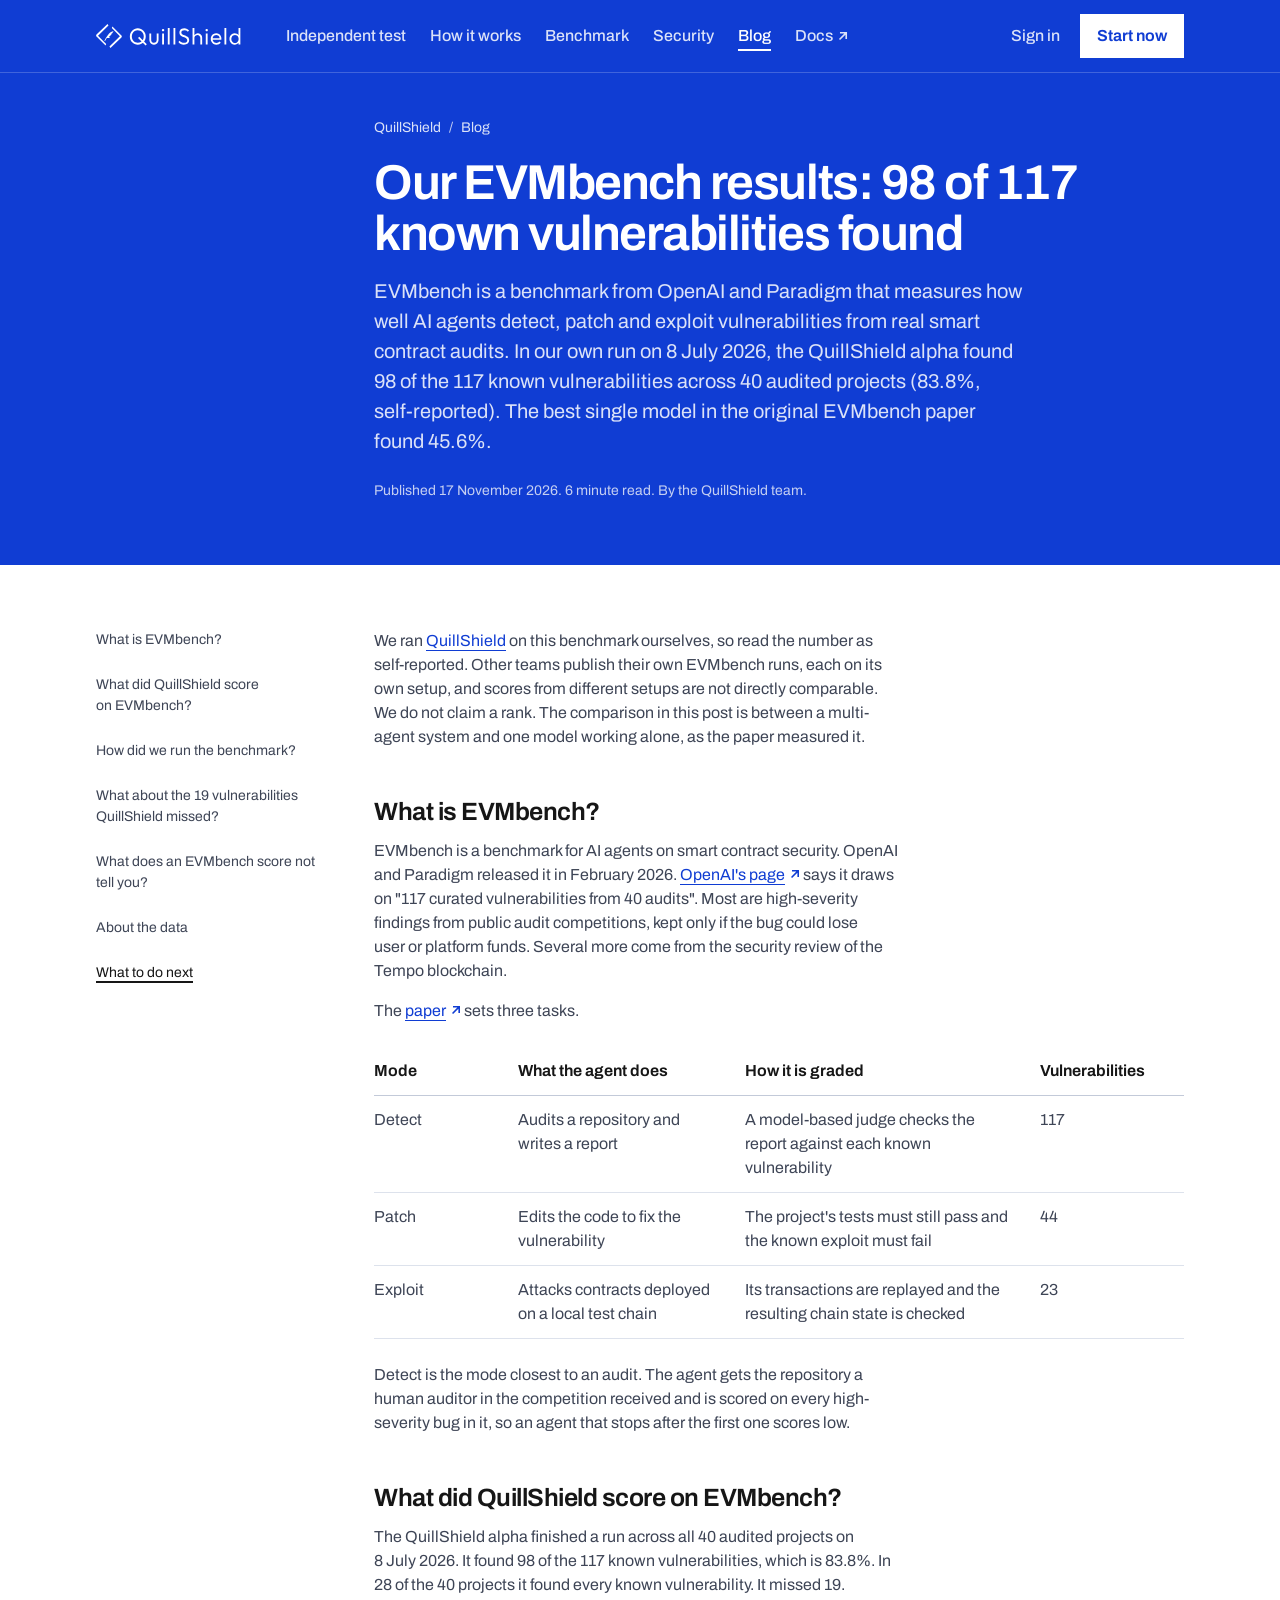
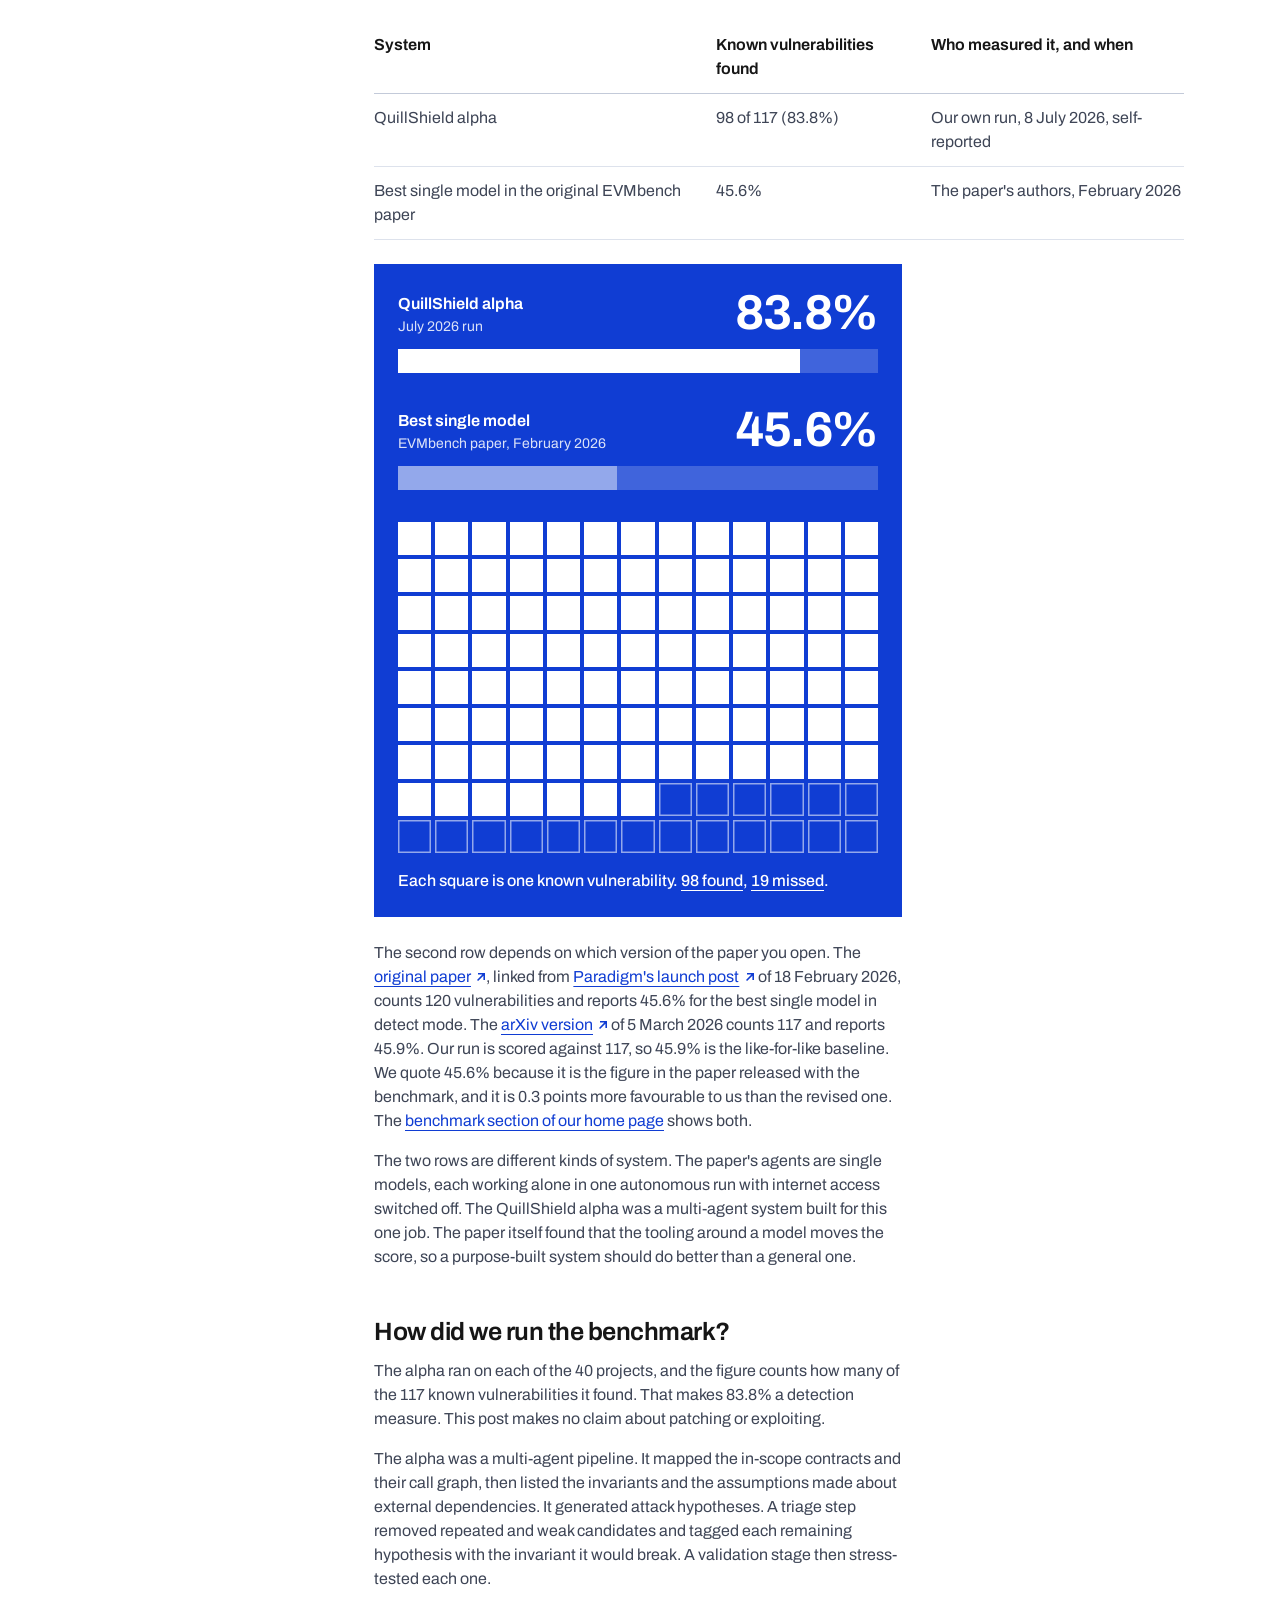
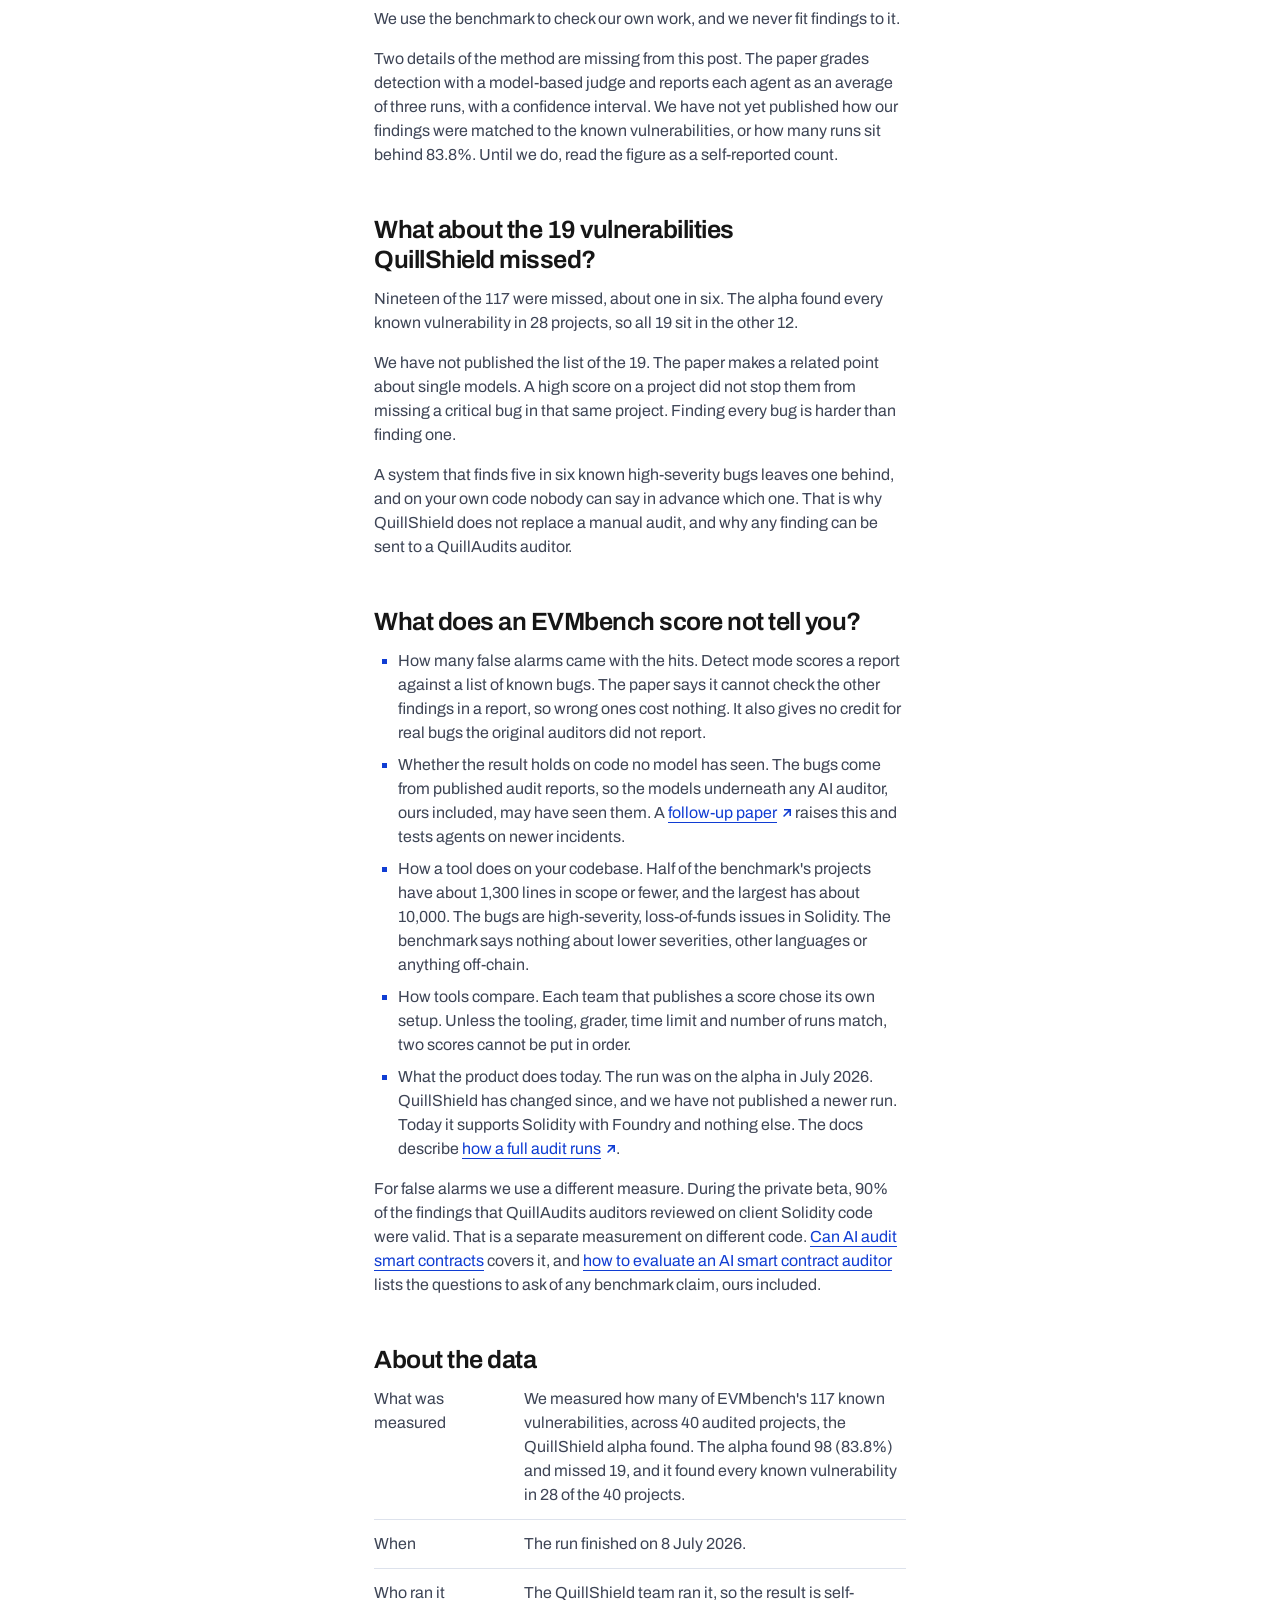
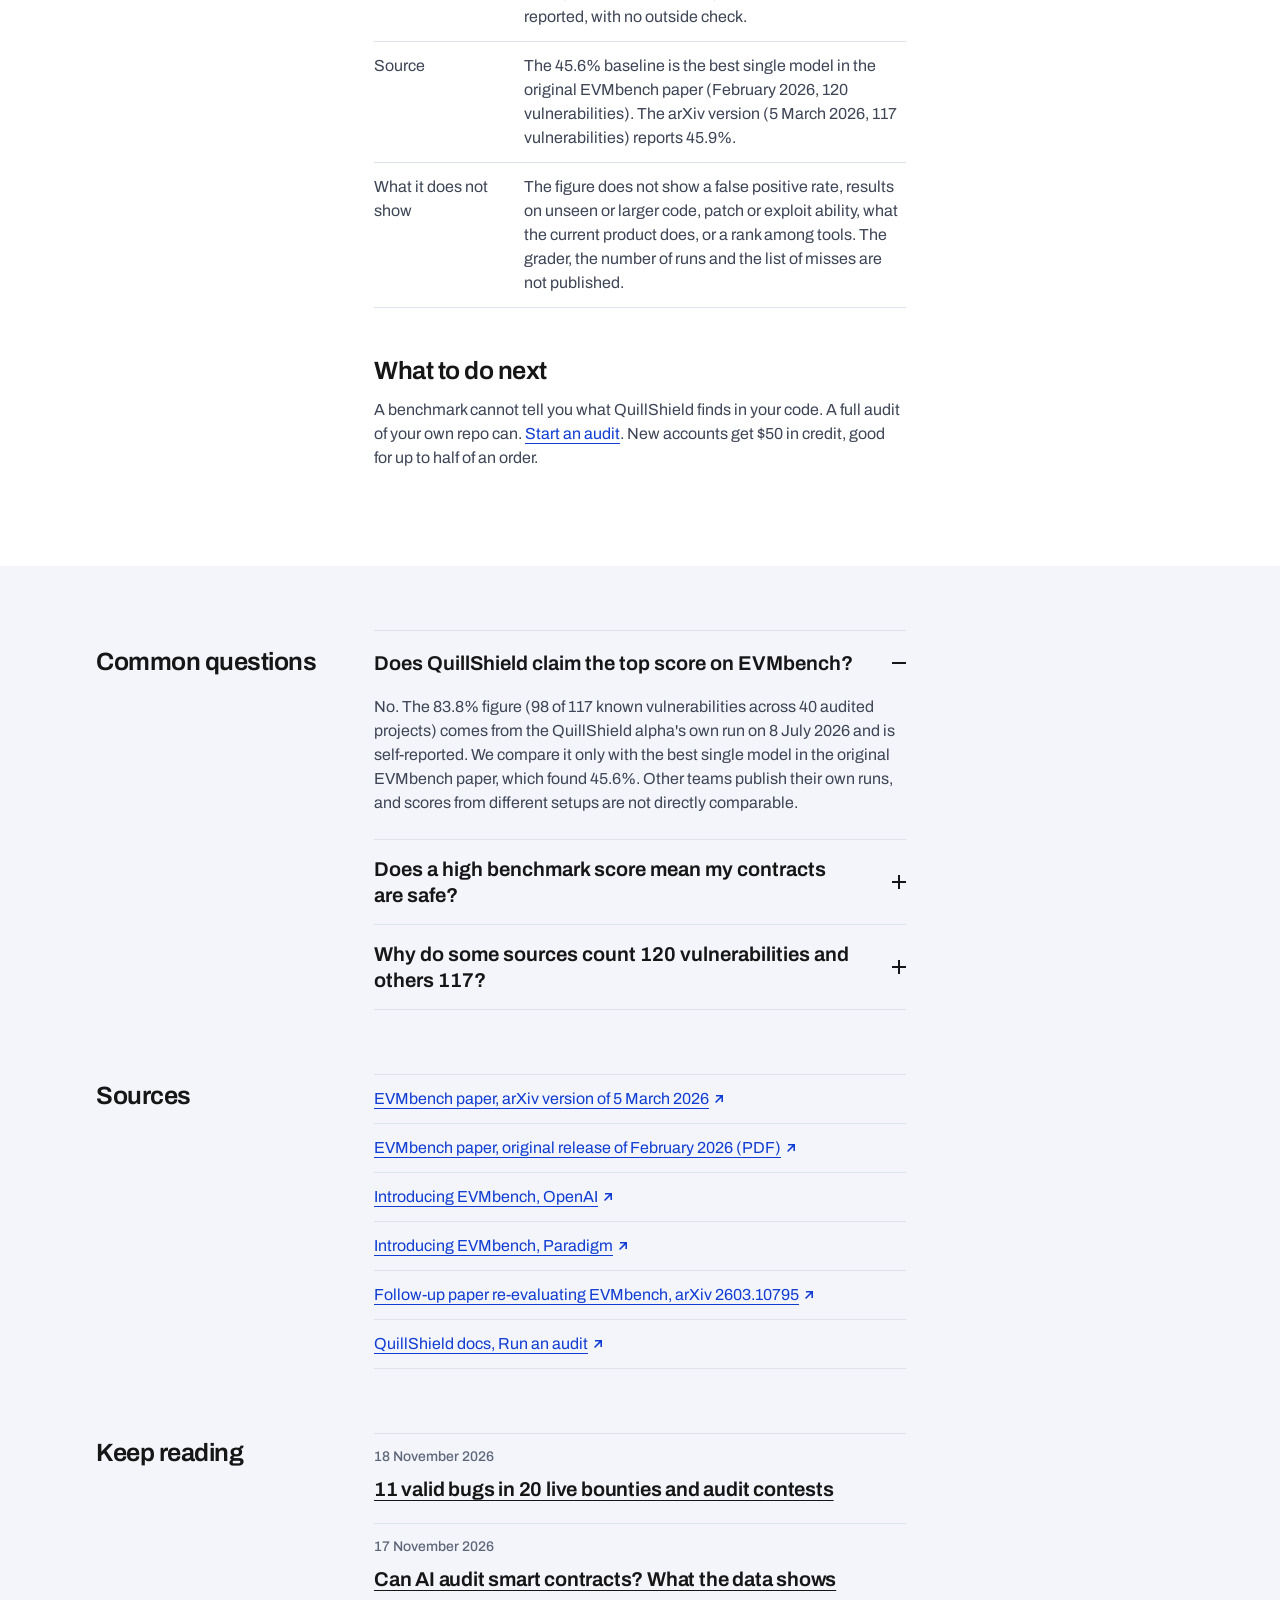
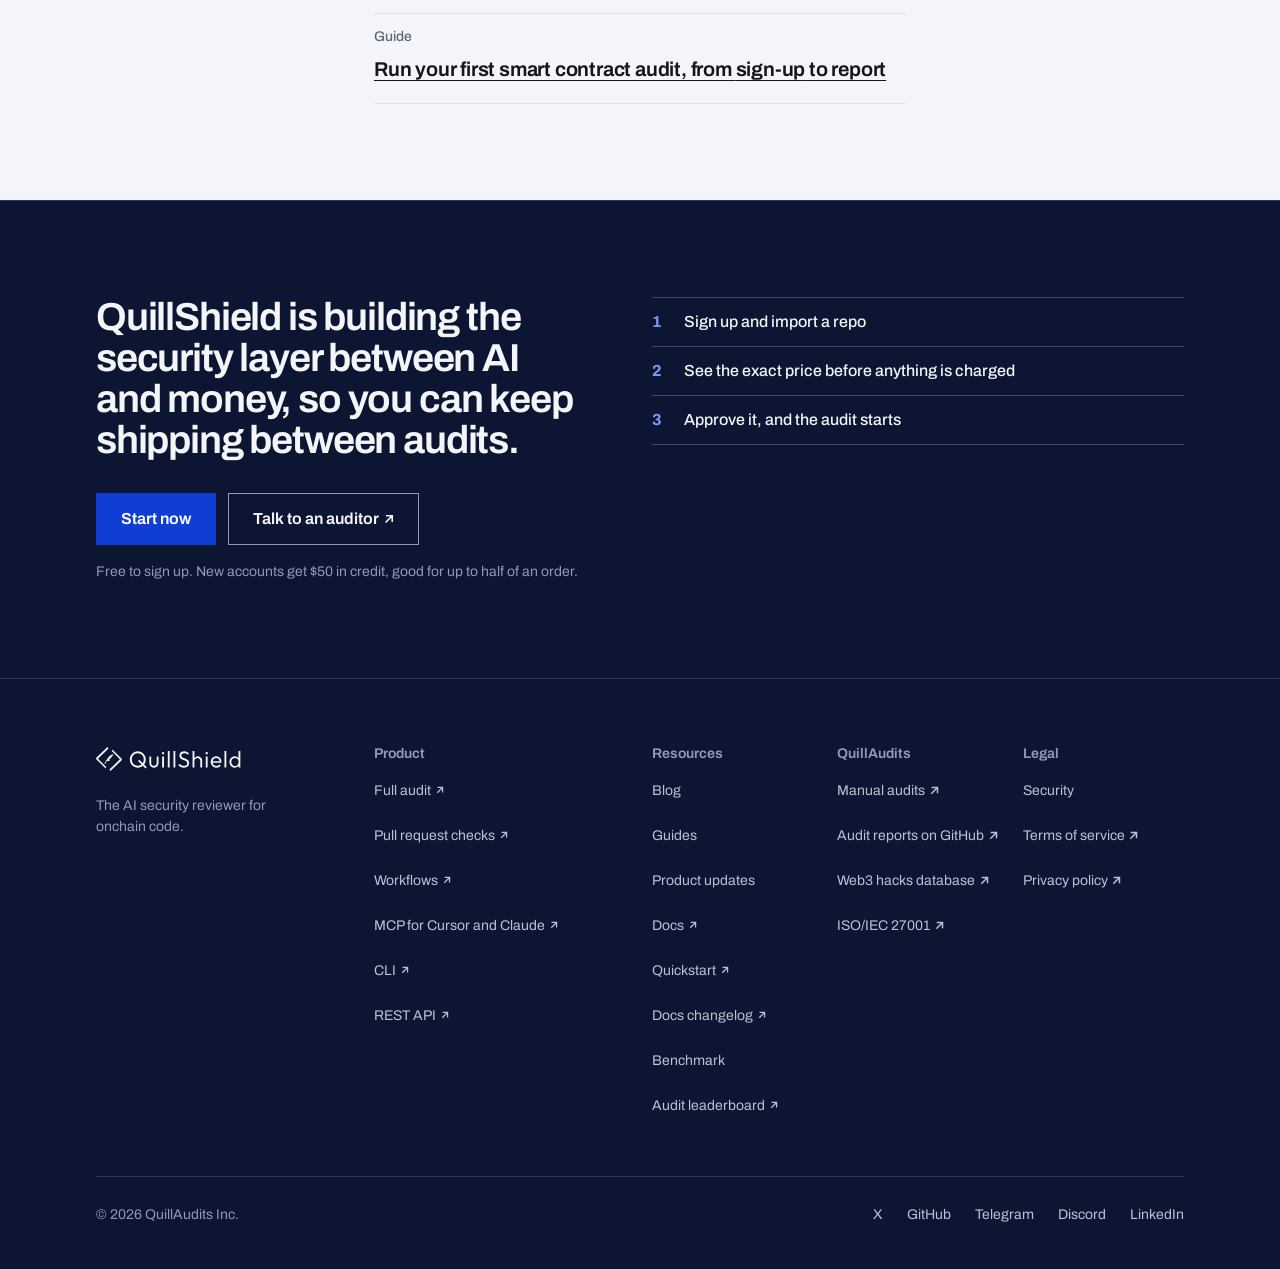
<file: blog/evmbench-results/index.html>
<!doctype html>
<html lang="en">
<head>
<meta charset="utf-8">
<meta name="viewport" content="width=device-width, initial-scale=1">
<script>
(function(){var d=document.documentElement;d.classList.add('js');
try{if(!window.matchMedia('(prefers-reduced-motion: reduce)').matches){d.classList.add('anim');
setTimeout(function(){d.classList.remove('anim')},7000)}}catch(e){}})();
</script>
<title>Our EVMbench results: 98 of 117 known vulnerabilities found</title>
<meta name="description" content="The QuillShield alpha found 98 of 117 known vulnerabilities on EVMbench (83.8%) in our own run on 8 July 2026. What EVMbench measures and how we ran it.">
<link rel="canonical" href="https://shield.quillaudits.com/blog/evmbench-results/">
<meta name="robots" content="noindex">
<meta name="color-scheme" content="light">
<meta name="theme-color" content="#103DD3">
<meta property="og:type" content="article">
<meta property="og:site_name" content="QuillShield">
<meta property="og:locale" content="en_US">
<meta property="og:url" content="https://shield.quillaudits.com/blog/evmbench-results/">
<meta property="og:title" content="Our EVMbench results: 98 of 117 known vulnerabilities found">
<meta property="og:description" content="The QuillShield alpha found 98 of 117 known vulnerabilities on EVMbench (83.8%) in our own run on 8 July 2026. What EVMbench measures and how we ran it.">
<meta property="og:image" content="https://rkg-eth.github.io/quillshield/og.png">
<meta property="og:image:type" content="image/png">
<meta property="og:image:width" content="1200">
<meta property="og:image:height" content="630">
<meta property="og:image:alt" content="QuillShield. The AI security reviewer for onchain code. AI agents that review every pull request, starting from a full audit.">
<meta property="article:published_time" content="2026-11-17T00:00:00Z">
<meta property="article:modified_time" content="2026-11-17T00:00:00Z">
<meta name="twitter:card" content="summary_large_image">
<meta name="twitter:site" content="@QuillAudits_AI">
<meta name="twitter:title" content="Our EVMbench results: 98 of 117 known vulnerabilities found">
<meta name="twitter:description" content="The QuillShield alpha found 98 of 117 known vulnerabilities on EVMbench (83.8%) in our own run on 8 July 2026. What EVMbench measures and how we ran it.">
<meta name="twitter:image" content="https://rkg-eth.github.io/quillshield/og.png">
<meta name="twitter:image:alt" content="QuillShield. The AI security reviewer for onchain code. AI agents that review every pull request, starting from a full audit.">
<link rel="alternate" type="application/atom+xml" title="QuillShield blog" href="../../blog/feed.xml">
<link rel="icon" href="../../favicon.svg" type="image/svg+xml">
<link rel="icon" href="../../favicon.ico" sizes="32x32">
<link rel="apple-touch-icon" href="../../apple-touch-icon.png">
<link rel="preload" href="../../archivo.woff2" as="font" type="font/woff2" crossorigin>
<link rel="stylesheet" href="../../site.css?v=7cbb2839">
<script src="../../motion.js?v=b346b1ef" defer></script>
<script type="application/ld+json">{"@context":"https://schema.org","@graph":[{"@type":"BlogPosting","@id":"https://shield.quillaudits.com/blog/evmbench-results/#article","mainEntityOfPage":"https://shield.quillaudits.com/blog/evmbench-results/","headline":"Our EVMbench results: 98 of 117 known vulnerabilities found","description":"The QuillShield alpha found 98 of 117 known vulnerabilities on EVMbench (83.8%) in our own run on 8 July 2026. What EVMbench measures and how we ran it.","image":["https://shield.quillaudits.com/og.png"],"datePublished":"2026-11-17T00:00:00Z","dateModified":"2026-11-17T00:00:00Z","inLanguage":"en","author":{"@type":"Organization","name":"The QuillShield team","url":"https://shield.quillaudits.com/"},"publisher":{"@type":"Organization","@id":"https://www.quillaudits.com/#organization","name":"QuillAudits","url":"https://www.quillaudits.com/","logo":{"@type":"ImageObject","url":"https://www.quillaudits.com/logo/quillaudits-full.svg"}},"isPartOf":{"@type":"Blog","@id":"https://shield.quillaudits.com/blog/#blog","name":"QuillShield blog","url":"https://shield.quillaudits.com/blog/"}},{"@type":"BreadcrumbList","@id":"https://shield.quillaudits.com/blog/evmbench-results/#breadcrumb","itemListElement":[{"@type":"ListItem","position":1,"name":"QuillShield","item":"https://shield.quillaudits.com/"},{"@type":"ListItem","position":2,"name":"Blog","item":"https://shield.quillaudits.com/blog/"},{"@type":"ListItem","position":3,"name":"Our EVMbench results","item":"https://shield.quillaudits.com/blog/evmbench-results/"}]}]}</script>
<script type="application/ld+json">{"@context":"https://schema.org","@type":"FAQPage","@id":"https://shield.quillaudits.com/blog/evmbench-results/#faq","mainEntity":[{"@type":"Question","name":"Does QuillShield claim the top score on EVMbench?","acceptedAnswer":{"@type":"Answer","text":"No. The 83.8% figure (98 of 117 known vulnerabilities across 40 audited projects) comes from the QuillShield alpha's own run on 8 July 2026 and is self-reported. We compare it only with the best single model in the original EVMbench paper, which found 45.6%. Other teams publish their own runs, and scores from different setups are not directly comparable."}},{"@type":"Question","name":"Does a high benchmark score mean my contracts are safe?","acceptedAnswer":{"@type":"Answer","text":"No. EVMbench counts known, high-severity bugs in code from past audits. It does not penalise false positives and it says nothing about your codebase. In our own run on 8 July 2026 the QuillShield alpha still missed 19 of the 117 known vulnerabilities. Treat a benchmark score as one input next to a manual audit."}},{"@type":"Question","name":"Why do some sources count 120 vulnerabilities and others 117?","acceptedAnswer":{"@type":"Answer","text":"The original EVMbench paper, released in February 2026, counts 120 vulnerabilities. The version posted to arXiv on 5 March 2026 and OpenAI's EVMbench page count 117. We have not found a public note that explains the change. The QuillShield run is scored against 117."}}]}</script>
</head>
<body class="t-light">
<a class="skip" href="#main">Skip to content</a>

<header class="nav t-blue" id="nav">
  <div class="wrap nav__in">
    <a class="logo" href="../../" aria-label="QuillShield home">
      <svg xmlns="http://www.w3.org/2000/svg" viewBox="0 0 146 24" fill="currentColor" role="img" aria-label="QuillShield"><path d="M25.4609 13.4607L14.4305 24L13.4551 22.5103L23.885 12.2317V12.1945L15.8187 4.07584L16.419 2.39999L25.9486 12.12L25.4609 13.4607Z"/><path d="M0.451573 10.5766L11.5151 0L12.4935 1.48966L2.03208 11.8055V11.8428L10.1604 19.9242L9.55829 21.6L0 11.9172L0.451573 10.5766Z"/><path d="M8.40918 17.04C8.52165 16.6432 8.67162 16.2861 8.82156 15.929C9.45892 14.5404 10.1251 13.3104 11.0624 12.1598C12.2996 10.6917 13.458 9.12869 15.0654 8.10365C15.7948 7.63846 16.7439 7.24918 17.5312 6.97145C17.4562 7.01112 17.5687 6.93178 17.5312 6.97145L17.1587 7.63846C16.6831 8.41385 16.3978 8.9954 15.9448 9.66015C15.9073 9.73949 15.8698 9.73949 15.7948 9.73949C15.4949 9.81884 15.1575 9.8982 14.8201 9.8982C14.9326 10.0569 15.12 10.1363 15.27 10.2156C15.345 10.2553 15.4949 10.2553 15.5324 10.3743C15.5324 10.4537 15.4199 10.5727 15.3825 10.6521C15.3075 10.8504 15.1575 10.9695 14.9701 11.0091C14.6701 11.0885 14.3702 11.1679 14.0328 11.1679C14.0328 11.2472 14.0703 11.2472 14.1078 11.2869C14.2952 11.4456 14.5202 11.5646 14.7451 11.644C14.8201 11.6837 14.8201 11.7233 14.7826 11.8027C14.7076 12.0011 14.5576 12.0804 14.3702 12.1201C13.8828 12.2788 13.3954 12.3978 12.908 12.4375H12.8706C12.983 12.5565 13.0955 12.6359 13.208 12.7153C13.4329 12.8343 13.6579 12.9136 13.9203 12.993C13.9578 12.993 13.9953 13.0327 13.9578 13.0723C13.7703 13.3501 13.5829 13.6278 13.3205 13.8262C13.133 14.0246 12.908 14.0246 12.6456 14.0246H11.7833C11.5584 14.0246 11.3335 14.0246 11.1085 14.0642C10.921 14.1039 10.7711 14.1833 10.6586 14.342C10.2837 14.7784 10.0588 15.3339 9.79634 15.8497L9.68386 16.0877C9.60887 16.4052 9.42142 16.5639 9.15898 16.6829C8.93405 16.7226 8.67162 16.8813 8.40918 17.04Z"/><path d="M41.829 20.629Q40.145 20.629 38.696 20.001Q37.246 19.372 36.158 18.252Q35.07 17.131 34.462 15.648Q33.854 14.165 33.854 12.465Q33.854 10.756 34.458 9.285Q35.062 7.814 36.142 6.702Q37.223 5.589 38.661 4.968Q40.1 4.347 41.783 4.347Q43.466 4.347 44.909 4.968Q46.351 5.589 47.435 6.702Q48.518 7.814 49.126 9.296Q49.735 10.779 49.735 12.488Q49.735 14.188 49.131 15.671Q48.527 17.154 47.446 18.263Q46.366 19.372 44.931 20.001Q43.497 20.629 41.829 20.629ZM49.569 21.525 42.02 13.977 43.251 12.746 50.8 20.294ZM41.783 18.788Q43.529 18.788 44.87 17.97Q46.211 17.151 46.982 15.724Q47.754 14.297 47.754 12.465Q47.754 11.103 47.31 9.958Q46.867 8.813 46.065 7.964Q45.264 7.115 44.177 6.651Q43.091 6.188 41.783 6.188Q40.051 6.188 38.71 6.995Q37.369 7.802 36.602 9.218Q35.834 10.633 35.834 12.465Q35.834 13.828 36.278 14.991Q36.722 16.155 37.516 17.001Q38.311 17.847 39.404 18.318Q40.497 18.788 41.783 18.788Z M57.955 20.629Q56.623 20.629 55.576 20.024Q54.528 19.418 53.943 18.35Q53.357 17.281 53.357 15.873V9.58H55.198V15.794Q55.198 16.733 55.53 17.423Q55.862 18.113 56.489 18.492Q57.116 18.871 57.959 18.871Q59.243 18.871 59.977 18.043Q60.711 17.214 60.711 15.794V9.58H62.552V15.874Q62.552 17.283 61.966 18.358Q61.381 19.432 60.346 20.031Q59.31 20.629 57.955 20.629Z M66.131 20.4V9.58H67.972V20.4ZM67.047 7.333Q66.535 7.333 66.193 6.975Q65.851 6.617 65.851 6.105Q65.851 5.584 66.193 5.234Q66.535 4.885 67.047 4.885Q67.583 4.885 67.922 5.234Q68.261 5.584 68.261 6.105Q68.261 6.617 67.922 6.975Q67.583 7.333 67.047 7.333Z M71.809 20.4V4.118H73.65V20.4Z M77.479 20.4V4.118H79.319V20.4Z M87.914 20.629Q86.056 20.629 84.728 19.938Q83.4 19.246 82.389 17.961L83.703 16.656Q84.479 17.746 85.507 18.293Q86.534 18.84 87.988 18.84Q89.454 18.84 90.351 18.187Q91.249 17.535 91.249 16.384Q91.249 15.471 90.824 14.894Q90.399 14.317 89.702 13.946Q89.005 13.576 88.17 13.287Q87.336 12.998 86.501 12.666Q85.667 12.333 84.97 11.834Q84.273 11.334 83.848 10.546Q83.423 9.757 83.423 8.538Q83.423 7.23 84.061 6.294Q84.699 5.358 85.804 4.852Q86.909 4.347 88.306 4.347Q89.852 4.347 91.07 4.948Q92.288 5.549 93.084 6.554L91.77 7.859Q91.048 7.003 90.21 6.57Q89.371 6.136 88.263 6.136Q86.935 6.136 86.143 6.737Q85.352 7.338 85.352 8.415Q85.352 9.259 85.777 9.783Q86.202 10.307 86.899 10.659Q87.596 11.011 88.431 11.299Q89.265 11.586 90.099 11.93Q90.934 12.273 91.631 12.799Q92.328 13.324 92.753 14.15Q93.178 14.976 93.178 16.232Q93.178 18.308 91.758 19.468Q90.338 20.629 87.914 20.629Z M104.323 20.4V14.074Q104.323 12.743 103.518 11.904Q102.712 11.065 101.41 11.065Q100.524 11.065 99.846 11.45Q99.168 11.835 98.783 12.511Q98.398 13.186 98.398 14.065L97.602 13.619Q97.602 12.385 98.165 11.425Q98.727 10.464 99.707 9.908Q100.688 9.351 101.927 9.351Q103.167 9.351 104.124 9.909Q105.082 10.467 105.623 11.453Q106.164 12.439 106.164 13.73V20.4ZM96.557 20.4V4.118H98.398V20.4Z M109.775 20.4V9.58H111.616V20.4ZM110.691 7.333Q110.179 7.333 109.837 6.975Q109.495 6.617 109.495 6.105Q109.495 5.584 109.837 5.234Q110.179 4.885 110.691 4.885Q111.226 4.885 111.566 5.234Q111.905 5.584 111.905 6.105Q111.905 6.617 111.566 6.975Q111.226 7.333 110.691 7.333Z M120.457 20.629Q118.834 20.629 117.543 19.893Q116.252 19.158 115.502 17.874Q114.752 16.59 114.752 14.981Q114.752 13.381 115.486 12.109Q116.22 10.836 117.488 10.094Q118.756 9.351 120.319 9.351Q121.811 9.351 122.956 10.031Q124.101 10.71 124.755 11.904Q125.409 13.098 125.409 14.635Q125.409 14.841 125.383 15.093Q125.357 15.345 125.297 15.671H116.043V14.134H124.31L123.645 14.709Q123.651 13.573 123.248 12.757Q122.844 11.941 122.094 11.493Q121.344 11.045 120.282 11.045Q119.166 11.045 118.331 11.531Q117.497 12.016 117.034 12.88Q116.572 13.745 116.572 14.921Q116.572 16.115 117.057 17.014Q117.543 17.912 118.427 18.409Q119.312 18.906 120.477 18.906Q121.418 18.906 122.217 18.565Q123.016 18.224 123.571 17.558L124.753 18.754Q123.986 19.659 122.863 20.144Q121.739 20.629 120.457 20.629Z M128.45 20.4V4.118H130.291V20.4Z M138.714 20.629Q137.217 20.629 136.024 19.887Q134.831 19.144 134.136 17.871Q133.441 16.599 133.441 15.01Q133.441 13.398 134.135 12.124Q134.829 10.851 136.025 10.101Q137.22 9.351 138.714 9.351Q139.93 9.351 140.917 9.85Q141.903 10.35 142.531 11.246Q143.159 12.142 143.254 13.324V16.647Q143.151 17.812 142.538 18.713Q141.926 19.613 140.937 20.121Q139.948 20.629 138.714 20.629ZM139.023 18.891Q140.099 18.891 140.908 18.392Q141.716 17.893 142.172 17.016Q142.627 16.138 142.627 14.998Q142.627 13.836 142.166 12.96Q141.705 12.084 140.894 11.586Q140.082 11.088 139.004 11.088Q137.927 11.088 137.105 11.588Q136.283 12.087 135.808 12.965Q135.333 13.843 135.333 14.99Q135.333 16.129 135.806 17.013Q136.278 17.897 137.115 18.394Q137.951 18.891 139.023 18.891ZM144.359 20.4H142.518V17.497L142.876 14.844L142.518 12.23V4.118H144.359Z"/></svg>
    </a>
    <nav class="nav__links" aria-label="Primary">
      <a href="../../#findings">Independent test</a>
      <a href="../../#how">How it works</a>
      <a href="../../#benchmark">Benchmark</a>
      <a href="../../#code">Security</a>
      <a href="../../blog/" aria-current="true">Blog</a>
      <a class="ext" href="https://www.quillaudits.com/quillshield" target="_blank" rel="noopener" title="Opens in a new tab">Docs</a>
    </nav>
    <div class="nav__cta">
      <a class="nav__signin" href="https://shield.quillaudits.com/login">Sign in</a>
      <a class="btn btn--primary btn--sm" href="https://shield.quillaudits.com/register">Start now</a>
      <details class="menu">
        <summary><span class="menu__lab">Menu</span><span class="menu__lab menu__lab--x">Close</span></summary>
        <nav class="menu__panel" aria-label="Primary">
          <a class="menu__start" href="https://shield.quillaudits.com/register">Start now</a>
          <a href="../../#findings">Independent test</a>
          <a href="../../#how">How it works</a>
          <a href="../../#benchmark">Benchmark</a>
          <a href="../../#code">Security</a>
          <a href="../../blog/" aria-current="true">Blog</a>
          <a class="ext" href="https://www.quillaudits.com/quillshield" target="_blank" rel="noopener" title="Opens in a new tab">Docs</a>
          <a class="ext" href="https://calendly.com/akshadh-a-quillaudits/30min" target="_blank" rel="noopener" title="Opens in a new tab">Talk to an auditor</a>
          <a class="menu__signin" href="https://shield.quillaudits.com/login">Sign in</a>
        </nav>
      </details>
    </div>
  </div>
</header>
<script>
(function(){
  var d=document, m=d.querySelector('.menu');
  if(!m){return}
  var s=m.querySelector('summary');
  function shut(back){if(m.open){m.open=false;if(back){s.focus()}}}
  /* the phone menu closes after a choice, on Escape, on a press outside it and when focus leaves it */
  m.addEventListener('click',function(e){if(e.target.closest('.menu__panel a')){shut()}});
  d.addEventListener('keydown',function(e){if(e.key==='Escape'&&m.open){shut(true)}});
  d.addEventListener('pointerdown',function(e){if(m.open&&!m.contains(e.target)){shut()}});
  m.addEventListener('focusout',function(e){if(m.open&&e.relatedTarget&&!m.contains(e.relatedTarget)){shut()}});
  /* a table or a code block is a Tab stop only while it scrolls sideways */
  d.addEventListener('DOMContentLoaded',function(){
    var sc=[].slice.call(d.querySelectorAll('.tscroll,.prose pre'));
    function tab(){sc.forEach(function(x){if(x.scrollWidth>x.clientWidth+1){x.setAttribute('tabindex','0')}else{x.removeAttribute('tabindex')}})}
    if(sc.length){tab();window.addEventListener('resize',tab);if(d.fonts&&d.fonts.ready){d.fonts.ready.then(tab)}}
  });
})();
</script>

<main id="main">
<article>
<header class="phead phead--doc t-blue">
  <div class="wrap">
    <nav class="crumbs" aria-label="Breadcrumb"><ol><li><a href="../../">QuillShield</a></li><li><a href="../../blog/">Blog</a></li><li class="sr-only" aria-current="page">Our EVMbench results</li></ol></nav>
    <h1>Our EVMbench results: 98&nbsp;of&nbsp;117 known vulnerabilities found</h1>
    <p class="lede">EVMbench is a benchmark from OpenAI and Paradigm that measures how well AI agents detect, patch and exploit vulnerabilities from real smart contract audits. In our own run on 8&nbsp;July&nbsp;2026, the QuillShield alpha found 98&nbsp;of&nbsp;the&nbsp;117 known vulnerabilities across 40 audited projects (83.8%, self-reported). The best single model in the original EVMbench paper found 45.6%.</p>
    <p class="phead__meta">Published <time datetime="2026-11-17">17 November 2026</time>. 6 minute read. By the QuillShield team.</p>
  </div>
</header>
<div class="doc">
  <div class="wrap rail">
    <nav class="toc" aria-label="On this page"><ul><li><a href="#what-is-evmbench">What is EVMbench?</a></li><li><a href="#what-did-quillshield-score-on-evmbench">What did QuillShield score on EVMbench?</a></li><li><a href="#how-did-we-run-the-benchmark">How did we run the benchmark?</a></li><li><a href="#what-about-the-19-vulnerabilities-quillshield-missed">What about the 19 vulnerabilities QuillShield missed?</a></li><li><a href="#what-does-an-evmbench-score-not-tell-you">What does an EVMbench score not tell you?</a></li><li><a href="#about-the-data">About the data</a></li><li><a href="#what-to-do-next">What to do next</a></li></ul></nav>
    <div class="prose">
<p>We ran <a href="../../">QuillShield</a> on this benchmark ourselves, so read the number as self-reported. Other teams publish their own EVMbench runs, each on its own setup, and scores from different setups are not directly comparable. We do not claim a rank. The comparison in this post is between a multi-agent system and one model working alone, as the paper measured it.</p>
<h2 id="what-is-evmbench">What is EVMbench?</h2>
<p>EVMbench is a benchmark for AI agents on smart contract security. OpenAI and Paradigm released it in February 2026. <a class="ext" href="https://openai.com/index/introducing-evmbench/" target="_blank" rel="noopener" title="Opens in a new tab">OpenAI's page</a> says it draws on "117 curated vulnerabilities from 40 audits". Most are high-severity findings from public audit competitions, kept only if the bug could lose user or platform funds. Several more come from the security review of the Tempo blockchain.</p>
<p>The <a class="ext" href="https://arxiv.org/abs/2603.04915" target="_blank" rel="noopener" title="Opens in a new tab">paper</a> sets three tasks.</p>
<div class="tscroll tscroll--wide" role="region" aria-label="Table: Mode, What the agent does, How it is graded, Vulnerabilities" tabindex="0"><table>
<thead>
<tr>
<th scope="col">Mode</th>
<th scope="col">What the agent does</th>
<th scope="col">How it is graded</th>
<th scope="col">Vulnerabilities</th>
</tr>
</thead>
<tbody>
<tr>
<th scope="row">Detect</th>
<td>Audits a repository and writes a report</td>
<td>A model-based judge checks the report against each known vulnerability</td>
<td>117</td>
</tr>
<tr>
<th scope="row">Patch</th>
<td>Edits the code to fix the vulnerability</td>
<td>The project's tests must still pass and the known exploit must fail</td>
<td>44</td>
</tr>
<tr>
<th scope="row">Exploit</th>
<td>Attacks contracts deployed on a local test chain</td>
<td>Its transactions are replayed and the resulting chain state is checked</td>
<td>23</td>
</tr>
</tbody>
</table></div>
<p>Detect is the mode closest to an audit. The agent gets the repository a human auditor in the competition received and is scored on every high-severity bug in it, so an agent that stops after the first one scores low.</p>
<h2 id="what-did-quillshield-score-on-evmbench">What did QuillShield score on EVMbench?</h2>
<p>The QuillShield alpha finished a run across all 40 audited projects on 8&nbsp;July&nbsp;2026. It found 98&nbsp;of&nbsp;the&nbsp;117 known vulnerabilities, which is 83.8%. In 28&nbsp;of&nbsp;the&nbsp;40 projects it found every known vulnerability. It missed 19.</p>
<div class="tscroll tscroll--wide" role="region" aria-label="Table: System, Known vulnerabilities found, Who measured it, and when" tabindex="0"><table>
<thead>
<tr>
<th scope="col">System</th>
<th scope="col">Known vulnerabilities found</th>
<th scope="col">Who measured it, and when</th>
</tr>
</thead>
<tbody>
<tr>
<th scope="row">QuillShield alpha</th>
<td>98&nbsp;of&nbsp;117 (83.8%)</td>
<td>Our own run, 8&nbsp;July&nbsp;2026, self-reported</td>
</tr>
<tr>
<th scope="row">Best single model in the original EVMbench paper</th>
<td>45.6%</td>
<td>The paper's authors, February 2026</td>
</tr>
</tbody>
</table></div>
<div class="benchfig t-blue"><div class="benchfig__img" role="img" aria-label="QuillShield alpha, July 2026 run: 83.8%. Best single model, EVMbench paper, February 2026: 45.6%. Grid of 117 squares, one for each known vulnerability. 98 are filled as found and 19 are outlined as missed."><div class="brow"><div class="brow__top"><div><p class="brow__name">QuillShield alpha</p><p class="brow__sub">July&nbsp;2026 run</p></div><p class="brow__v num">83.8%</p></div><div class="track"><i style="width:83.8%"></i></div></div><div class="brow"><div class="brow__top"><div><p class="brow__name">Best single model</p><p class="brow__sub">EVMbench paper, February&nbsp;2026</p></div><p class="brow__v num">45.6%</p></div><div class="track"><i class="base" style="width:45.6%"></i></div></div><div class="waffle"><i></i><i></i><i></i><i></i><i></i><i></i><i></i><i></i><i></i><i></i><i></i><i></i><i></i><i></i><i></i><i></i><i></i><i></i><i></i><i></i><i></i><i></i><i></i><i></i><i></i><i></i><i></i><i></i><i></i><i></i><i></i><i></i><i></i><i></i><i></i><i></i><i></i><i></i><i></i><i></i><i></i><i></i><i></i><i></i><i></i><i></i><i></i><i></i><i></i><i></i><i></i><i></i><i></i><i></i><i></i><i></i><i></i><i></i><i></i><i></i><i></i><i></i><i></i><i></i><i></i><i></i><i></i><i></i><i></i><i></i><i></i><i></i><i></i><i></i><i></i><i></i><i></i><i></i><i></i><i></i><i></i><i></i><i></i><i></i><i></i><i></i><i></i><i></i><i></i><i></i><i></i><i></i><i></i><i></i><i></i><i></i><i></i><i></i><i class="miss"></i><i class="miss"></i><i class="miss"></i><i class="miss"></i><i class="miss"></i><i class="miss"></i><i class="miss"></i><i class="miss"></i><i class="miss"></i><i class="miss"></i><i class="miss"></i><i class="miss"></i><i class="miss"></i><i class="miss"></i><i class="miss"></i><i class="miss"></i><i class="miss"></i><i class="miss"></i><i class="miss"></i></div></div><p class="waffle__cap">Each square is one known vulnerability. 98 found, 19 missed.</p></div>
<p>The second row depends on which version of the paper you open. The <a class="ext" href="https://cdn.openai.com/evmbench/evmbench.pdf" target="_blank" rel="noopener" title="Opens in a new tab">original paper</a>, linked from <a class="ext" href="https://www.paradigm.xyz/writing/evmbench" target="_blank" rel="noopener" title="Opens in a new tab">Paradigm's launch post</a> of 18&nbsp;February&nbsp;2026, counts 120 vulnerabilities and reports 45.6% for the best single model in detect mode. The <a class="ext" href="https://arxiv.org/abs/2603.04915" target="_blank" rel="noopener" title="Opens in a new tab">arXiv version</a> of 5&nbsp;March&nbsp;2026 counts 117 and reports 45.9%. Our run is scored against 117, so 45.9% is the like-for-like baseline. We quote 45.6% because it is the figure in the paper released with the benchmark, and it is 0.3 points more favourable to us than the revised one. The <a href="../../#benchmark">benchmark section of our home page</a> shows both.</p>
<p>The two rows are different kinds of system. The paper's agents are single models, each working alone in one autonomous run with internet access switched off. The QuillShield alpha was a multi-agent system built for this one job. The paper itself found that the tooling around a model moves the score, so a purpose-built system should do better than a general one.</p>
<h2 id="how-did-we-run-the-benchmark">How did we run the benchmark?</h2>
<p>The alpha ran on each of the 40 projects, and the figure counts how many of the 117 known vulnerabilities it found. That makes 83.8% a detection measure. This post makes no claim about patching or exploiting.</p>
<p>The alpha was a multi-agent pipeline. It mapped the in-scope contracts and their call graph, then listed the invariants and the assumptions made about external dependencies. It generated attack hypotheses. A triage step removed repeated and weak candidates and tagged each remaining hypothesis with the invariant it would break. A validation stage then stress-tested each one.</p>
<p>We use the benchmark to check our own work, and we never fit findings to it.</p>
<p>Two details of the method are missing from this post. The paper grades detection with a model-based judge and reports each agent as an average of three runs, with a confidence interval. We have not yet published how our findings were matched to the known vulnerabilities, or how many runs sit behind 83.8%. Until we do, read the figure as a self-reported count.</p>
<h2 id="what-about-the-19-vulnerabilities-quillshield-missed">What about the 19 vulnerabilities QuillShield missed?</h2>
<p>Nineteen of the 117 were missed, about one in six. The alpha found every known vulnerability in 28 projects, so all 19 sit in the other 12.</p>
<p>We have not published the list of the 19. The paper makes a related point about single models. A high score on a project did not stop them from missing a critical bug in that same project. Finding every bug is harder than finding one.</p>
<p>A system that finds five in six known high-severity bugs leaves one behind, and on your own code nobody can say in advance which one. That is why QuillShield does not replace a manual audit, and why any finding can be sent to a QuillAudits auditor.</p>
<h2 id="what-does-an-evmbench-score-not-tell-you">What does an EVMbench score not tell you?</h2>
<ul>
<li>How many false alarms came with the hits. Detect mode scores a report against a list of known bugs. The paper says it cannot check the other findings in a report, so wrong ones cost nothing. It also gives no credit for real bugs the original auditors did not report.</li>
<li>Whether the result holds on code no model has seen. The bugs come from published audit reports, so the models underneath any AI auditor, ours included, may have seen them. A <a class="ext" href="https://arxiv.org/abs/2603.10795" target="_blank" rel="noopener" title="Opens in a new tab">follow-up paper</a> raises this and tests agents on newer incidents.</li>
<li>How a tool does on your codebase. Half of the benchmark's projects have about 1,300 lines in scope or fewer, and the largest has about 10,000. The bugs are high-severity, loss-of-funds issues in Solidity. The benchmark says nothing about lower severities, other languages or anything off-chain.</li>
<li>How tools compare. Each team that publishes a score chose its own setup. Unless the tooling, grader, time limit and number of runs match, two scores cannot be put in order.</li>
<li>What the product does today. The run was on the alpha in July 2026. QuillShield has changed since, and we have not published a newer run. Today it supports Solidity with Foundry and nothing else. The docs describe <a class="ext" href="https://www.quillaudits.com/quillshield/guides/guides/run-an-audit" target="_blank" rel="noopener" title="Opens in a new tab">how a full audit runs</a>.</li>
</ul>
<p>For false alarms we use a different measure. During the private beta, 90% of the findings that QuillAudits auditors reviewed on client Solidity code were valid. That is a separate measurement on different code. <a href="../../blog/can-ai-audit-smart-contracts/">Can AI audit smart contracts</a> covers it, and <a href="../../blog/evaluate-ai-smart-contract-auditor/">how to evaluate an AI smart contract auditor</a> lists the questions to ask of any benchmark claim, ours included.</p>
<h2 id="about-the-data">About the data</h2>
<div class="tscroll" role="region" aria-label="Table: About the data" tabindex="0"><table>
<tbody>
<tr>
<th scope="row">What was measured</th>
<td>We measured how many of EVMbench's 117 known vulnerabilities, across 40 audited projects, the QuillShield alpha found. The alpha found 98 (83.8%) and missed 19, and it found every known vulnerability in 28&nbsp;of&nbsp;the&nbsp;40 projects.</td>
</tr>
<tr>
<th scope="row">When</th>
<td>The run finished on 8&nbsp;July&nbsp;2026.</td>
</tr>
<tr>
<th scope="row">Who ran it</th>
<td>The QuillShield team ran it, so the result is self-reported, with no outside check.</td>
</tr>
<tr>
<th scope="row">Source</th>
<td>The 45.6% baseline is the best single model in the original EVMbench paper (February 2026, 120 vulnerabilities). The arXiv version (5&nbsp;March&nbsp;2026, 117 vulnerabilities) reports 45.9%.</td>
</tr>
<tr>
<th scope="row">What it does not show</th>
<td>The figure does not show a false positive rate, results on unseen or larger code, patch or exploit ability, what the current product does, or a rank among tools. The grader, the number of runs and the list of misses are not published.</td>
</tr>
</tbody>
</table></div>
<h2 id="what-to-do-next">What to do next</h2>
<p>A benchmark cannot tell you what QuillShield finds in your code. A full audit of your own repo can. <a href="https://shield.quillaudits.com/register">Start an audit</a>. New accounts get $50 in credit, good for up to half of an order.</p>
    </div>
  </div>
</div>
<script>
(function(){
  var d=document,t=d.querySelector('.toc');
  if(!t||!('IntersectionObserver' in window)){return}
  var as=[].slice.call(t.querySelectorAll('a')),hs=as.map(function(a){return d.getElementById(a.hash.slice(1))});
  function mark(){var y=innerHeight/3,c=-1;hs.forEach(function(h,i){if(h&&h.getBoundingClientRect().top<y){c=i}});
    as.forEach(function(a,i){if(i===c){a.setAttribute('aria-current','true')}else{a.removeAttribute('aria-current')}})}
  var io=new IntersectionObserver(mark,{rootMargin:'0px 0px -67% 0px'});
  [].forEach.call(d.querySelectorAll('.doc .prose > *'),function(x){io.observe(x)});
  /* in a guide the list ends 24px above the steps, whose numbers hang in the same columns */
  var st=t.classList.contains('toc--steps')&&d.querySelector('.doc .stps');
  if(st&&'ResizeObserver' in window){new ResizeObserver(function(){if(t.offsetParent){t.style.height=Math.max(0,st.getBoundingClientRect().top-t.getBoundingClientRect().top-24)+'px'}}).observe(d.querySelector('.doc .prose'))}
})();
</script>
<div class="after t-tint">
  <div class="wrap">
      <section class="aft rail" aria-labelledby="h-questions"><h2 class="aft__h" id="h-questions">Common questions</h2><div class="rail__b faq"><details open><summary><h3 class="faq__q">Does QuillShield claim the top score on EVMbench?</h3><i class="pm" aria-hidden="true"></i></summary><div class="faq__a"><p>No. The 83.8% figure (98&nbsp;of&nbsp;117 known vulnerabilities across 40 audited projects) comes from the QuillShield alpha's own run on 8&nbsp;July&nbsp;2026 and is self-reported. We compare it only with the best single model in the original EVMbench paper, which found 45.6%. Other teams publish their own runs, and scores from different setups are not directly comparable.</p></div></details><details><summary><h3 class="faq__q">Does a high benchmark score mean my contracts are safe?</h3><i class="pm" aria-hidden="true"></i></summary><div class="faq__a"><p>No. EVMbench counts known, high-severity bugs in code from past audits. It does not penalise false positives and it says nothing about your codebase. In our own run on 8&nbsp;July&nbsp;2026 the QuillShield alpha still missed 19&nbsp;of&nbsp;the&nbsp;117 known vulnerabilities. Treat a benchmark score as one input next to a manual audit.</p></div></details><details><summary><h3 class="faq__q">Why do some sources count 120 vulnerabilities and others 117?</h3><i class="pm" aria-hidden="true"></i></summary><div class="faq__a"><p>The original EVMbench paper, released in February 2026, counts 120 vulnerabilities. The version posted to arXiv on 5&nbsp;March&nbsp;2026 and OpenAI's EVMbench page count 117. We have not found a public note that explains the change. The QuillShield run is scored against 117.</p></div></details></div></section>
      <section class="aft rail" aria-labelledby="h-sources"><h2 class="aft__h" id="h-sources">Sources</h2><ul class="rail__b srcs"><li><a class="tlink ext" href="https://arxiv.org/abs/2603.04915" target="_blank" rel="noopener" title="Opens in a new tab">EVMbench paper, arXiv version of 5&nbsp;March&nbsp;2026</a></li><li><a class="tlink ext" href="https://cdn.openai.com/evmbench/evmbench.pdf" target="_blank" rel="noopener" title="Opens in a new tab">EVMbench paper, original release of February 2026 (PDF)</a></li><li><a class="tlink ext" href="https://openai.com/index/introducing-evmbench/" target="_blank" rel="noopener" title="Opens in a new tab">Introducing EVMbench, OpenAI</a></li><li><a class="tlink ext" href="https://www.paradigm.xyz/writing/evmbench" target="_blank" rel="noopener" title="Opens in a new tab">Introducing EVMbench, Paradigm</a></li><li><a class="tlink ext" href="https://arxiv.org/abs/2603.10795" target="_blank" rel="noopener" title="Opens in a new tab">Follow-up paper re-evaluating EVMbench, arXiv 2603.10795</a></li><li><a class="tlink ext" href="https://www.quillaudits.com/quillshield/guides/guides/run-an-audit" target="_blank" rel="noopener" title="Opens in a new tab">QuillShield docs, Run an audit</a></li></ul></section>
      <nav class="aft rail" aria-labelledby="h-next"><h2 class="aft__h" id="h-next">Keep reading</h2><ul class="rail__b next"><li class="row"><p class="row__k"><time datetime="2026-11-18">18 November 2026</time></p><h3 class="row__t"><a href="../../blog/bug-bounty-and-contest-results/"><span>11 valid bugs in 20 live bounties and audit contests</span></a></h3></li><li class="row"><p class="row__k"><time datetime="2026-11-17">17 November 2026</time></p><h3 class="row__t"><a href="../../blog/can-ai-audit-smart-contracts/"><span>Can AI audit smart contracts? What the data shows</span></a></h3></li><li class="row"><p class="row__k">Guide</p><h3 class="row__t"><a href="../../guides/run-your-first-audit/"><span>Run your first smart contract audit, from <span class="nb">sign-up</span> to report</span></a></h3></li></ul></nav>
  </div>
</div>
</article>
<section class="sec sec--band close t-dark" aria-label="Get started">
  <div class="wrap close__grid">
    <div class="close__main">
      <p class="close__t">QuillShield is building the security layer between AI and money, so you can keep shipping between audits.</p>
      <div class="close__cta">
        <a class="btn btn--primary" href="https://shield.quillaudits.com/register">Start now</a>
        <a class="btn btn--ghost ext" href="https://calendly.com/akshadh-a-quillaudits/30min" target="_blank" rel="noopener" title="Opens in a new tab">Talk to an auditor</a>
      </div>
      <p class="close__note">Free to sign up. New accounts get $50 in credit, good for up to half of an order.</p>
    </div>
    <ol class="start" aria-label="How to start">
      <li><span class="start__n num">1</span><span>Sign up and import a repo</span></li>
      <li><span class="start__n num">2</span><span>See the exact price before anything is charged</span></li>
      <li><span class="start__n num">3</span><span>Approve it, and the audit starts</span></li>
    </ol>
  </div>
</section>
</main>

<footer class="foot t-dark">
  <div class="wrap">
    <nav class="foot__top" aria-label="Footer">
      <div class="foot__brand">
        <a class="logo" href="../../" aria-label="QuillShield home">
          <svg xmlns="http://www.w3.org/2000/svg" viewBox="0 0 146 24" fill="currentColor" aria-hidden="true"><path d="M25.4609 13.4607L14.4305 24L13.4551 22.5103L23.885 12.2317V12.1945L15.8187 4.07584L16.419 2.39999L25.9486 12.12L25.4609 13.4607Z"/><path d="M0.451573 10.5766L11.5151 0L12.4935 1.48966L2.03208 11.8055V11.8428L10.1604 19.9242L9.55829 21.6L0 11.9172L0.451573 10.5766Z"/><path d="M8.40918 17.04C8.52165 16.6432 8.67162 16.2861 8.82156 15.929C9.45892 14.5404 10.1251 13.3104 11.0624 12.1598C12.2996 10.6917 13.458 9.12869 15.0654 8.10365C15.7948 7.63846 16.7439 7.24918 17.5312 6.97145C17.4562 7.01112 17.5687 6.93178 17.5312 6.97145L17.1587 7.63846C16.6831 8.41385 16.3978 8.9954 15.9448 9.66015C15.9073 9.73949 15.8698 9.73949 15.7948 9.73949C15.4949 9.81884 15.1575 9.8982 14.8201 9.8982C14.9326 10.0569 15.12 10.1363 15.27 10.2156C15.345 10.2553 15.4949 10.2553 15.5324 10.3743C15.5324 10.4537 15.4199 10.5727 15.3825 10.6521C15.3075 10.8504 15.1575 10.9695 14.9701 11.0091C14.6701 11.0885 14.3702 11.1679 14.0328 11.1679C14.0328 11.2472 14.0703 11.2472 14.1078 11.2869C14.2952 11.4456 14.5202 11.5646 14.7451 11.644C14.8201 11.6837 14.8201 11.7233 14.7826 11.8027C14.7076 12.0011 14.5576 12.0804 14.3702 12.1201C13.8828 12.2788 13.3954 12.3978 12.908 12.4375H12.8706C12.983 12.5565 13.0955 12.6359 13.208 12.7153C13.4329 12.8343 13.6579 12.9136 13.9203 12.993C13.9578 12.993 13.9953 13.0327 13.9578 13.0723C13.7703 13.3501 13.5829 13.6278 13.3205 13.8262C13.133 14.0246 12.908 14.0246 12.6456 14.0246H11.7833C11.5584 14.0246 11.3335 14.0246 11.1085 14.0642C10.921 14.1039 10.7711 14.1833 10.6586 14.342C10.2837 14.7784 10.0588 15.3339 9.79634 15.8497L9.68386 16.0877C9.60887 16.4052 9.42142 16.5639 9.15898 16.6829C8.93405 16.7226 8.67162 16.8813 8.40918 17.04Z"/><path d="M41.829 20.629Q40.145 20.629 38.696 20.001Q37.246 19.372 36.158 18.252Q35.07 17.131 34.462 15.648Q33.854 14.165 33.854 12.465Q33.854 10.756 34.458 9.285Q35.062 7.814 36.142 6.702Q37.223 5.589 38.661 4.968Q40.1 4.347 41.783 4.347Q43.466 4.347 44.909 4.968Q46.351 5.589 47.435 6.702Q48.518 7.814 49.126 9.296Q49.735 10.779 49.735 12.488Q49.735 14.188 49.131 15.671Q48.527 17.154 47.446 18.263Q46.366 19.372 44.931 20.001Q43.497 20.629 41.829 20.629ZM49.569 21.525 42.02 13.977 43.251 12.746 50.8 20.294ZM41.783 18.788Q43.529 18.788 44.87 17.97Q46.211 17.151 46.982 15.724Q47.754 14.297 47.754 12.465Q47.754 11.103 47.31 9.958Q46.867 8.813 46.065 7.964Q45.264 7.115 44.177 6.651Q43.091 6.188 41.783 6.188Q40.051 6.188 38.71 6.995Q37.369 7.802 36.602 9.218Q35.834 10.633 35.834 12.465Q35.834 13.828 36.278 14.991Q36.722 16.155 37.516 17.001Q38.311 17.847 39.404 18.318Q40.497 18.788 41.783 18.788Z M57.955 20.629Q56.623 20.629 55.576 20.024Q54.528 19.418 53.943 18.35Q53.357 17.281 53.357 15.873V9.58H55.198V15.794Q55.198 16.733 55.53 17.423Q55.862 18.113 56.489 18.492Q57.116 18.871 57.959 18.871Q59.243 18.871 59.977 18.043Q60.711 17.214 60.711 15.794V9.58H62.552V15.874Q62.552 17.283 61.966 18.358Q61.381 19.432 60.346 20.031Q59.31 20.629 57.955 20.629Z M66.131 20.4V9.58H67.972V20.4ZM67.047 7.333Q66.535 7.333 66.193 6.975Q65.851 6.617 65.851 6.105Q65.851 5.584 66.193 5.234Q66.535 4.885 67.047 4.885Q67.583 4.885 67.922 5.234Q68.261 5.584 68.261 6.105Q68.261 6.617 67.922 6.975Q67.583 7.333 67.047 7.333Z M71.809 20.4V4.118H73.65V20.4Z M77.479 20.4V4.118H79.319V20.4Z M87.914 20.629Q86.056 20.629 84.728 19.938Q83.4 19.246 82.389 17.961L83.703 16.656Q84.479 17.746 85.507 18.293Q86.534 18.84 87.988 18.84Q89.454 18.84 90.351 18.187Q91.249 17.535 91.249 16.384Q91.249 15.471 90.824 14.894Q90.399 14.317 89.702 13.946Q89.005 13.576 88.17 13.287Q87.336 12.998 86.501 12.666Q85.667 12.333 84.97 11.834Q84.273 11.334 83.848 10.546Q83.423 9.757 83.423 8.538Q83.423 7.23 84.061 6.294Q84.699 5.358 85.804 4.852Q86.909 4.347 88.306 4.347Q89.852 4.347 91.07 4.948Q92.288 5.549 93.084 6.554L91.77 7.859Q91.048 7.003 90.21 6.57Q89.371 6.136 88.263 6.136Q86.935 6.136 86.143 6.737Q85.352 7.338 85.352 8.415Q85.352 9.259 85.777 9.783Q86.202 10.307 86.899 10.659Q87.596 11.011 88.431 11.299Q89.265 11.586 90.099 11.93Q90.934 12.273 91.631 12.799Q92.328 13.324 92.753 14.15Q93.178 14.976 93.178 16.232Q93.178 18.308 91.758 19.468Q90.338 20.629 87.914 20.629Z M104.323 20.4V14.074Q104.323 12.743 103.518 11.904Q102.712 11.065 101.41 11.065Q100.524 11.065 99.846 11.45Q99.168 11.835 98.783 12.511Q98.398 13.186 98.398 14.065L97.602 13.619Q97.602 12.385 98.165 11.425Q98.727 10.464 99.707 9.908Q100.688 9.351 101.927 9.351Q103.167 9.351 104.124 9.909Q105.082 10.467 105.623 11.453Q106.164 12.439 106.164 13.73V20.4ZM96.557 20.4V4.118H98.398V20.4Z M109.775 20.4V9.58H111.616V20.4ZM110.691 7.333Q110.179 7.333 109.837 6.975Q109.495 6.617 109.495 6.105Q109.495 5.584 109.837 5.234Q110.179 4.885 110.691 4.885Q111.226 4.885 111.566 5.234Q111.905 5.584 111.905 6.105Q111.905 6.617 111.566 6.975Q111.226 7.333 110.691 7.333Z M120.457 20.629Q118.834 20.629 117.543 19.893Q116.252 19.158 115.502 17.874Q114.752 16.59 114.752 14.981Q114.752 13.381 115.486 12.109Q116.22 10.836 117.488 10.094Q118.756 9.351 120.319 9.351Q121.811 9.351 122.956 10.031Q124.101 10.71 124.755 11.904Q125.409 13.098 125.409 14.635Q125.409 14.841 125.383 15.093Q125.357 15.345 125.297 15.671H116.043V14.134H124.31L123.645 14.709Q123.651 13.573 123.248 12.757Q122.844 11.941 122.094 11.493Q121.344 11.045 120.282 11.045Q119.166 11.045 118.331 11.531Q117.497 12.016 117.034 12.88Q116.572 13.745 116.572 14.921Q116.572 16.115 117.057 17.014Q117.543 17.912 118.427 18.409Q119.312 18.906 120.477 18.906Q121.418 18.906 122.217 18.565Q123.016 18.224 123.571 17.558L124.753 18.754Q123.986 19.659 122.863 20.144Q121.739 20.629 120.457 20.629Z M128.45 20.4V4.118H130.291V20.4Z M138.714 20.629Q137.217 20.629 136.024 19.887Q134.831 19.144 134.136 17.871Q133.441 16.599 133.441 15.01Q133.441 13.398 134.135 12.124Q134.829 10.851 136.025 10.101Q137.22 9.351 138.714 9.351Q139.93 9.351 140.917 9.85Q141.903 10.35 142.531 11.246Q143.159 12.142 143.254 13.324V16.647Q143.151 17.812 142.538 18.713Q141.926 19.613 140.937 20.121Q139.948 20.629 138.714 20.629ZM139.023 18.891Q140.099 18.891 140.908 18.392Q141.716 17.893 142.172 17.016Q142.627 16.138 142.627 14.998Q142.627 13.836 142.166 12.96Q141.705 12.084 140.894 11.586Q140.082 11.088 139.004 11.088Q137.927 11.088 137.105 11.588Q136.283 12.087 135.808 12.965Q135.333 13.843 135.333 14.99Q135.333 16.129 135.806 17.013Q136.278 17.897 137.115 18.394Q137.951 18.891 139.023 18.891ZM144.359 20.4H142.518V17.497L142.876 14.844L142.518 12.23V4.118H144.359Z"/></svg>
        </a>
        <p class="foot__tag">The AI security reviewer for onchain code.</p>
      </div>
      <div>
        <p class="foot__h" id="fh-product">Product</p>
        <ul aria-labelledby="fh-product">
          <li><a class="ext" href="https://www.quillaudits.com/quillshield/guides/guides/run-an-audit" target="_blank" rel="noopener" title="Opens in a new tab">Full audit</a></li>
          <li><a class="ext" href="https://www.quillaudits.com/quillshield/guides/guides/ci-cd-checks" target="_blank" rel="noopener" title="Opens in a new tab">Pull request checks</a></li>
          <li><a class="ext" href="https://www.quillaudits.com/quillshield/guides/guides/workflows" target="_blank" rel="noopener" title="Opens in a new tab">Workflows</a></li>
          <li><a class="ext" href="https://www.quillaudits.com/quillshield/developers/mcp-for-cursor-and-claude" target="_blank" rel="noopener" title="Opens in a new tab">MCP for Cursor and Claude</a></li>
          <li><a class="ext" href="https://www.quillaudits.com/quillshield/developers/cli-install-and-init" target="_blank" rel="noopener" title="Opens in a new tab">CLI</a></li>
          <li><a class="ext" href="https://www.quillaudits.com/quillshield/developers/developers" target="_blank" rel="noopener" title="Opens in a new tab">REST API</a></li>
        </ul>
      </div>
      <div>
        <p class="foot__h" id="fh-resources">Resources</p>
        <ul aria-labelledby="fh-resources">
          <li><a href="../../blog/">Blog</a></li>
          <li><a href="../../guides/">Guides</a></li>
          <li><a href="../../updates/">Product updates</a></li>
          <li><a class="ext" href="https://www.quillaudits.com/quillshield" target="_blank" rel="noopener" title="Opens in a new tab">Docs</a></li>
          <li><a class="ext" href="https://www.quillaudits.com/quillshield/guides/getting-started/quickstart" target="_blank" rel="noopener" title="Opens in a new tab">Quickstart</a></li>
          <li><a class="ext" href="https://www.quillaudits.com/quillshield/changelog" target="_blank" rel="noopener" title="Opens in a new tab">Docs changelog</a></li>
          <li><a href="../../#benchmark">Benchmark</a></li>
          <li><a class="ext" href="https://www.quillaudits.com/leaderboard" target="_blank" rel="noopener" title="Opens in a new tab">Audit leaderboard</a></li>
        </ul>
      </div>
      <div>
        <p class="foot__h" id="fh-quillaudits">QuillAudits</p>
        <ul aria-labelledby="fh-quillaudits">
          <li><a class="ext" href="https://www.quillaudits.com/smart-contract-audit" target="_blank" rel="noopener" title="Opens in a new tab">Manual audits</a></li>
          <li><a class="ext" href="https://github.com/Quillhash/QuillAudit_smart_contract_audit_Reports" target="_blank" rel="noopener" title="Opens in a new tab">Audit reports on GitHub</a></li>
          <li><a class="ext" href="https://www.quillaudits.com/web3-hacks-database" target="_blank" rel="noopener" title="Opens in a new tab">Web3 hacks database</a></li>
          <li><a class="ext" href="https://www.quillaudits.com/blog/web3-security/quillaudits-iso-certified" target="_blank" rel="noopener" title="Opens in a new tab">ISO/IEC 27001</a></li>
        </ul>
      </div>
      <div>
        <p class="foot__h" id="fh-legal">Legal</p>
        <ul aria-labelledby="fh-legal">
          <li><a href="../../#code">Security</a></li>
          <li><a class="ext" href="https://shield.quillaudits.com/terms" target="_blank" rel="noopener" title="Opens in a new tab">Terms of service</a></li>
          <li><a class="ext" href="https://shield.quillaudits.com/privacy" target="_blank" rel="noopener" title="Opens in a new tab">Privacy policy</a></li>
        </ul>
      </div>
    </nav>
    <div class="foot__bot">
      <p>© 2026 QuillAudits Inc.</p>
      <div class="foot__soc">
        <a class="ext xs" href="https://x.com/QuillAudits_AI" target="_blank" rel="noopener" title="Opens in a new tab">X</a>
        <a class="ext" href="https://github.com/quillaudits" target="_blank" rel="noopener" title="Opens in a new tab">GitHub</a>
        <a class="ext" href="https://telegram.me/quillaudits" target="_blank" rel="noopener" title="Opens in a new tab">Telegram</a>
        <a class="ext" href="https://discord.gg/C6M2eQZagw" target="_blank" rel="noopener" title="Opens in a new tab">Discord</a>
        <a class="ext" href="https://www.linkedin.com/company/quillaudits" target="_blank" rel="noopener" title="Opens in a new tab">LinkedIn</a>
      </div>
    </div>
  </div>
</footer>
</body>
</html>
</file>
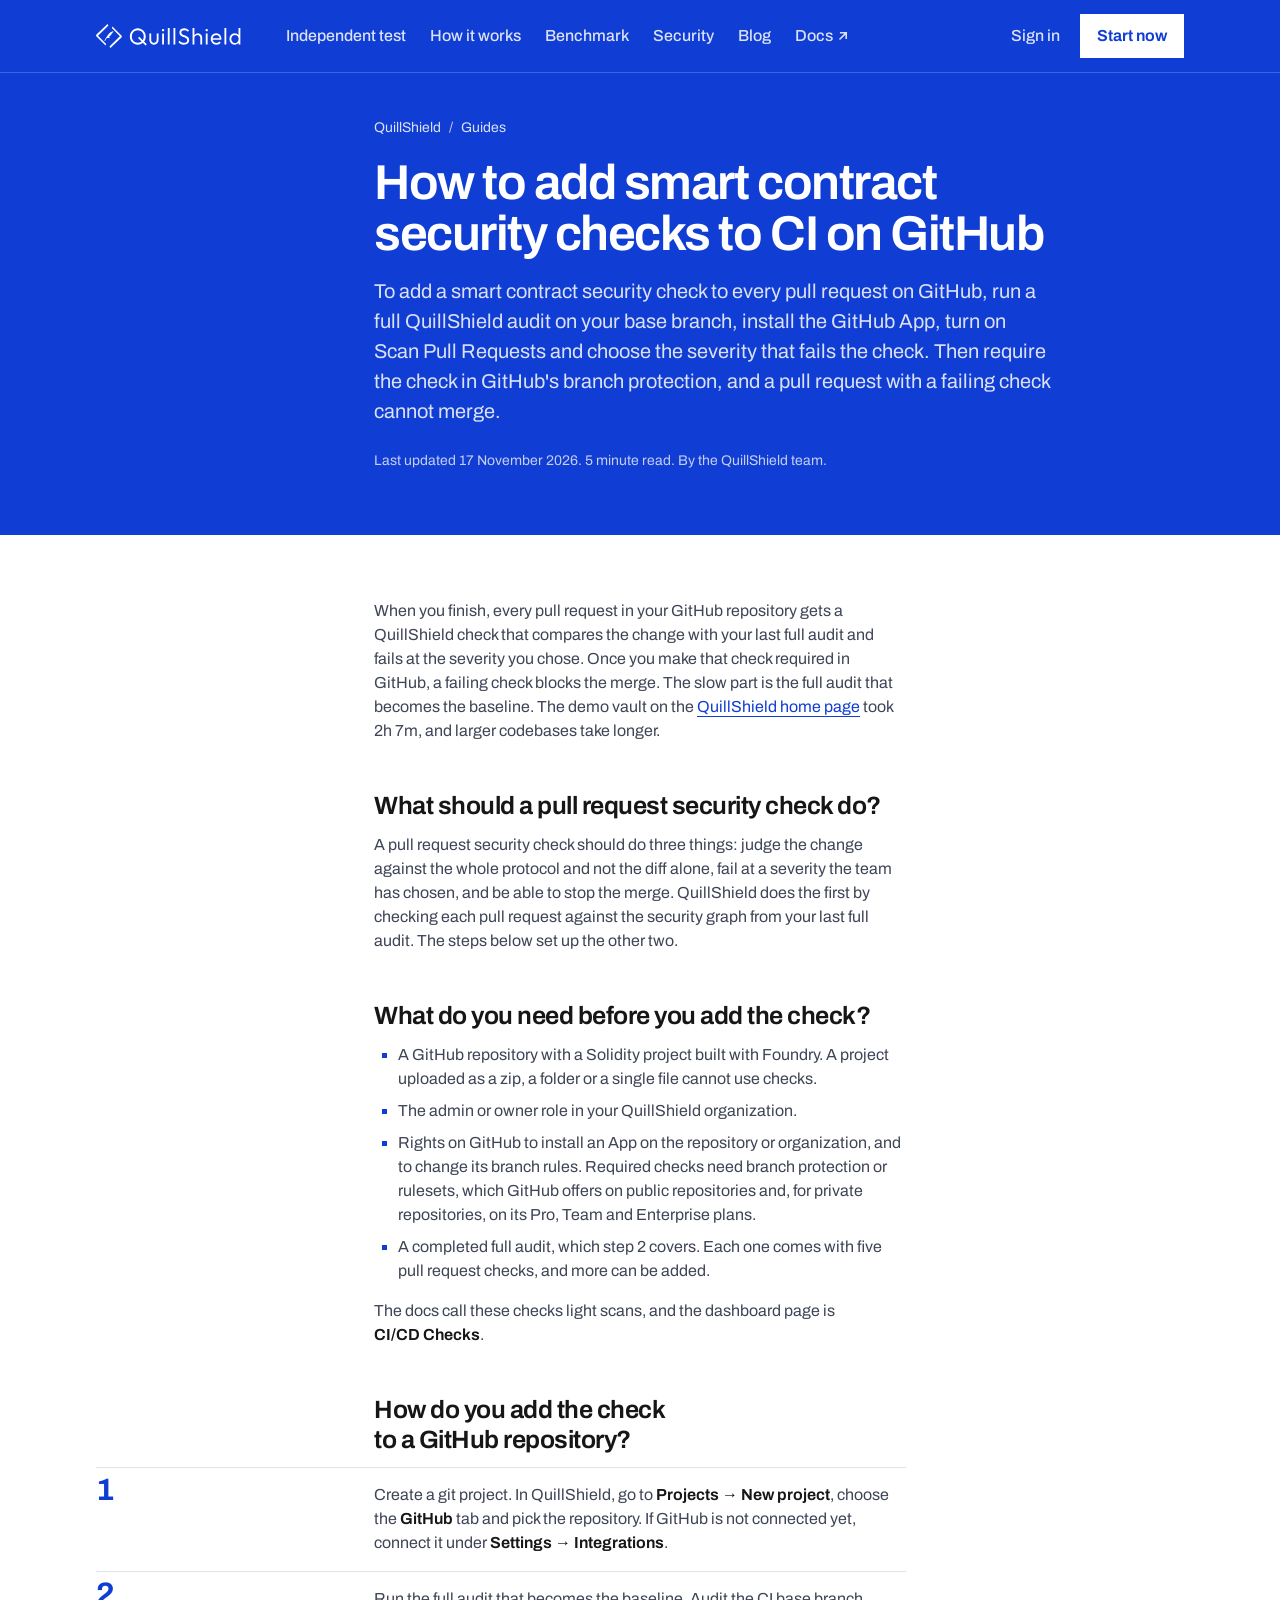
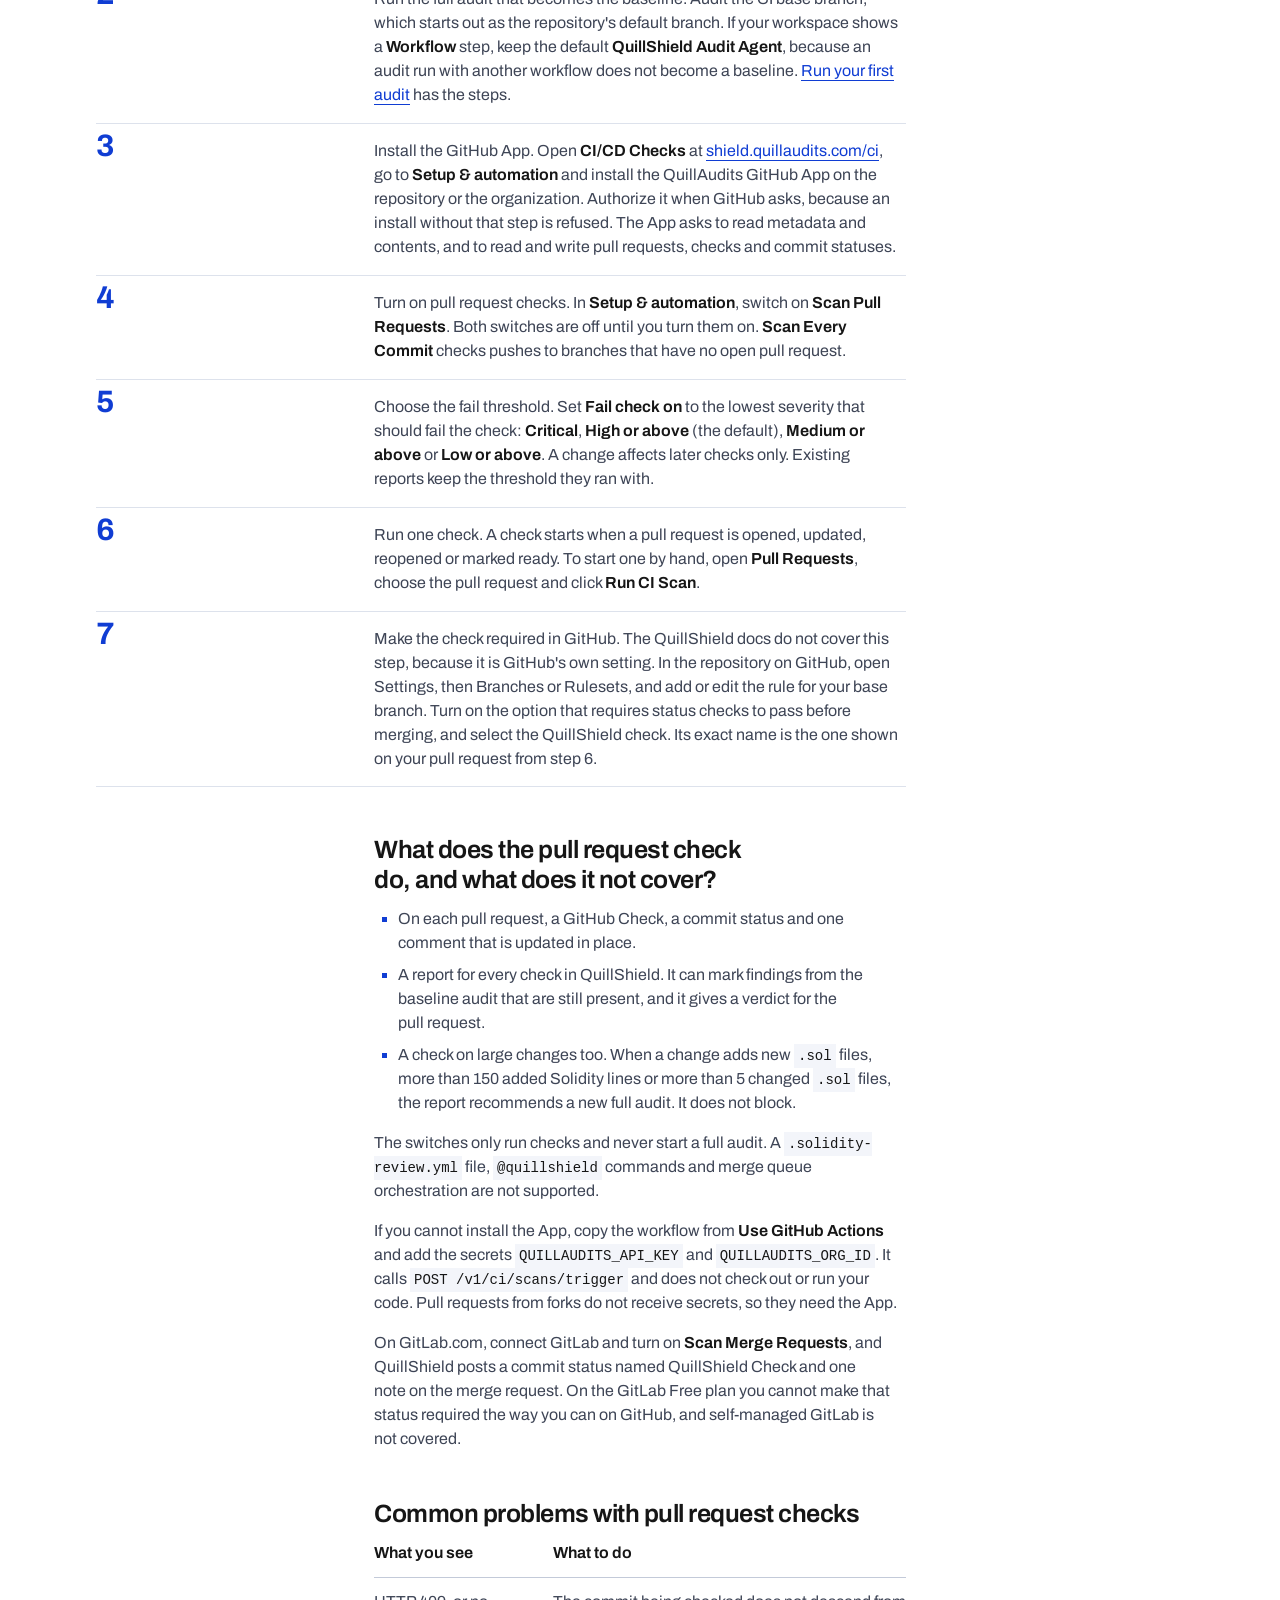
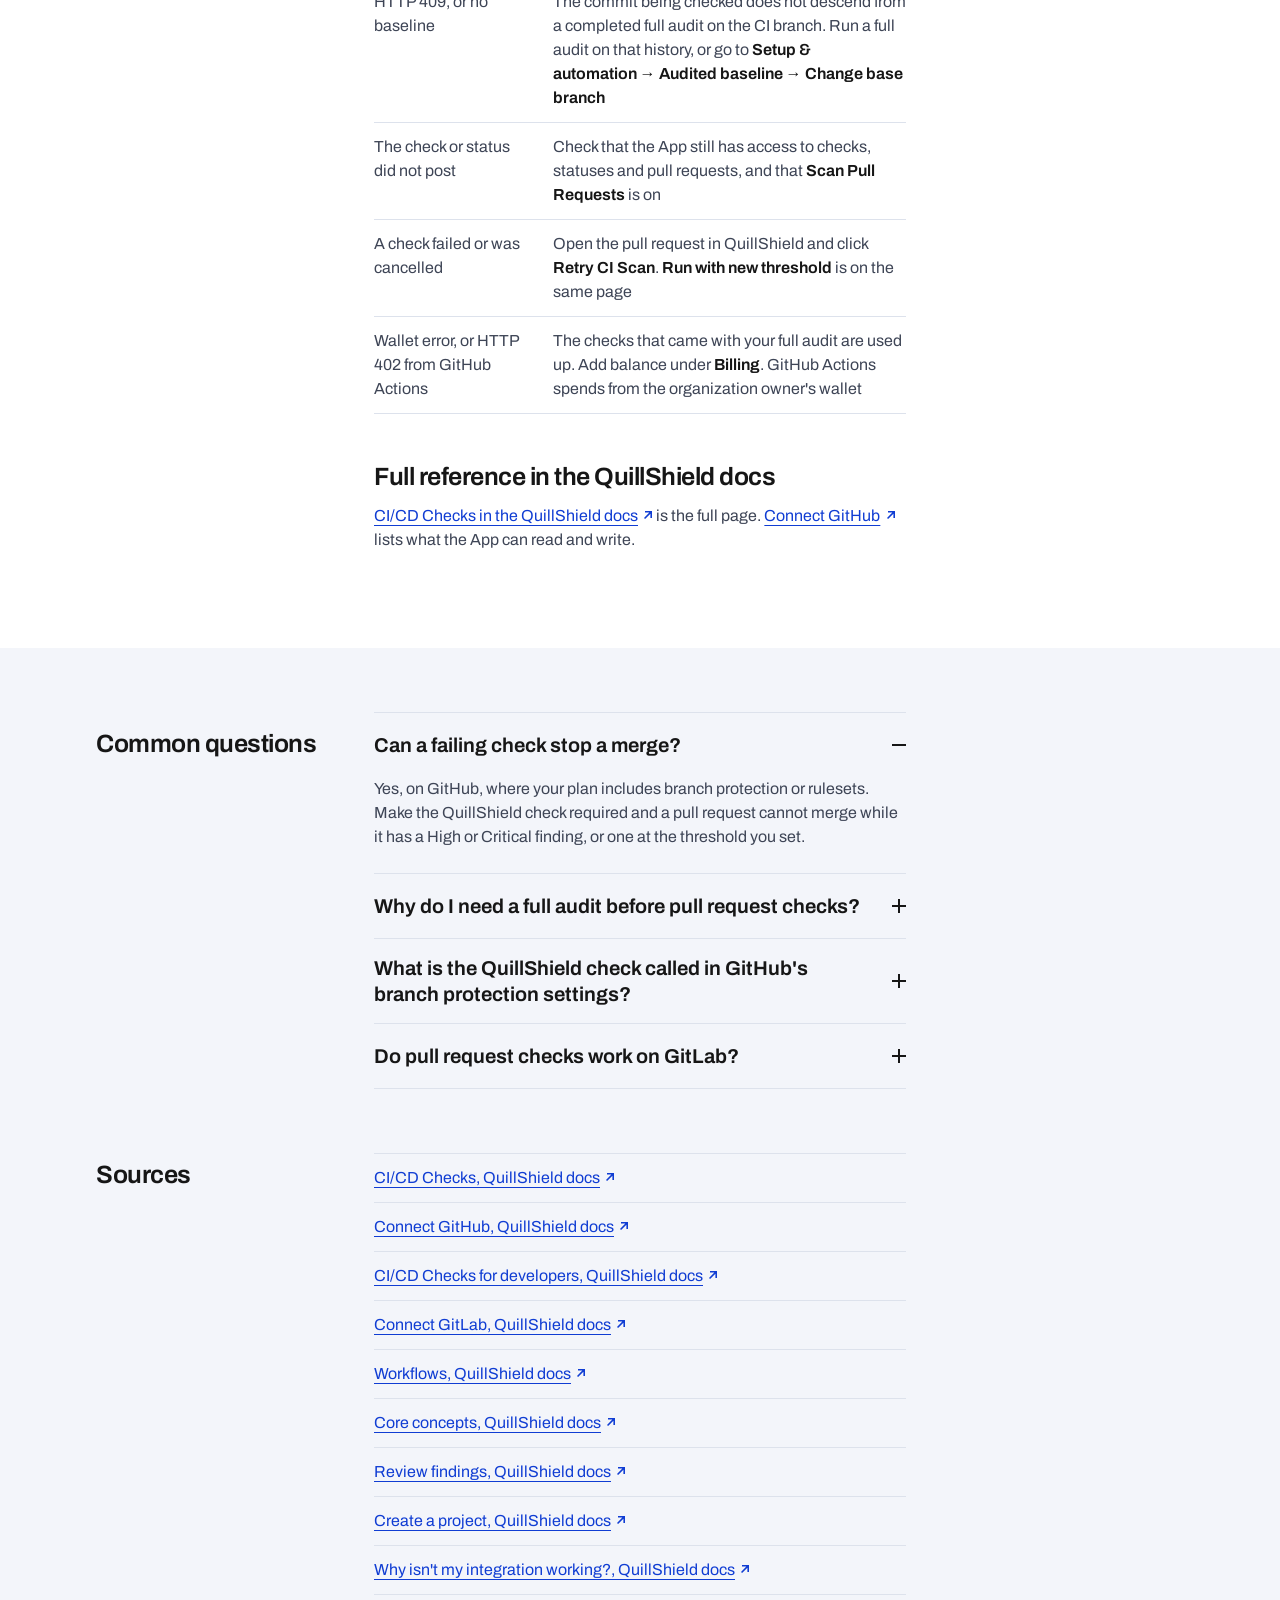
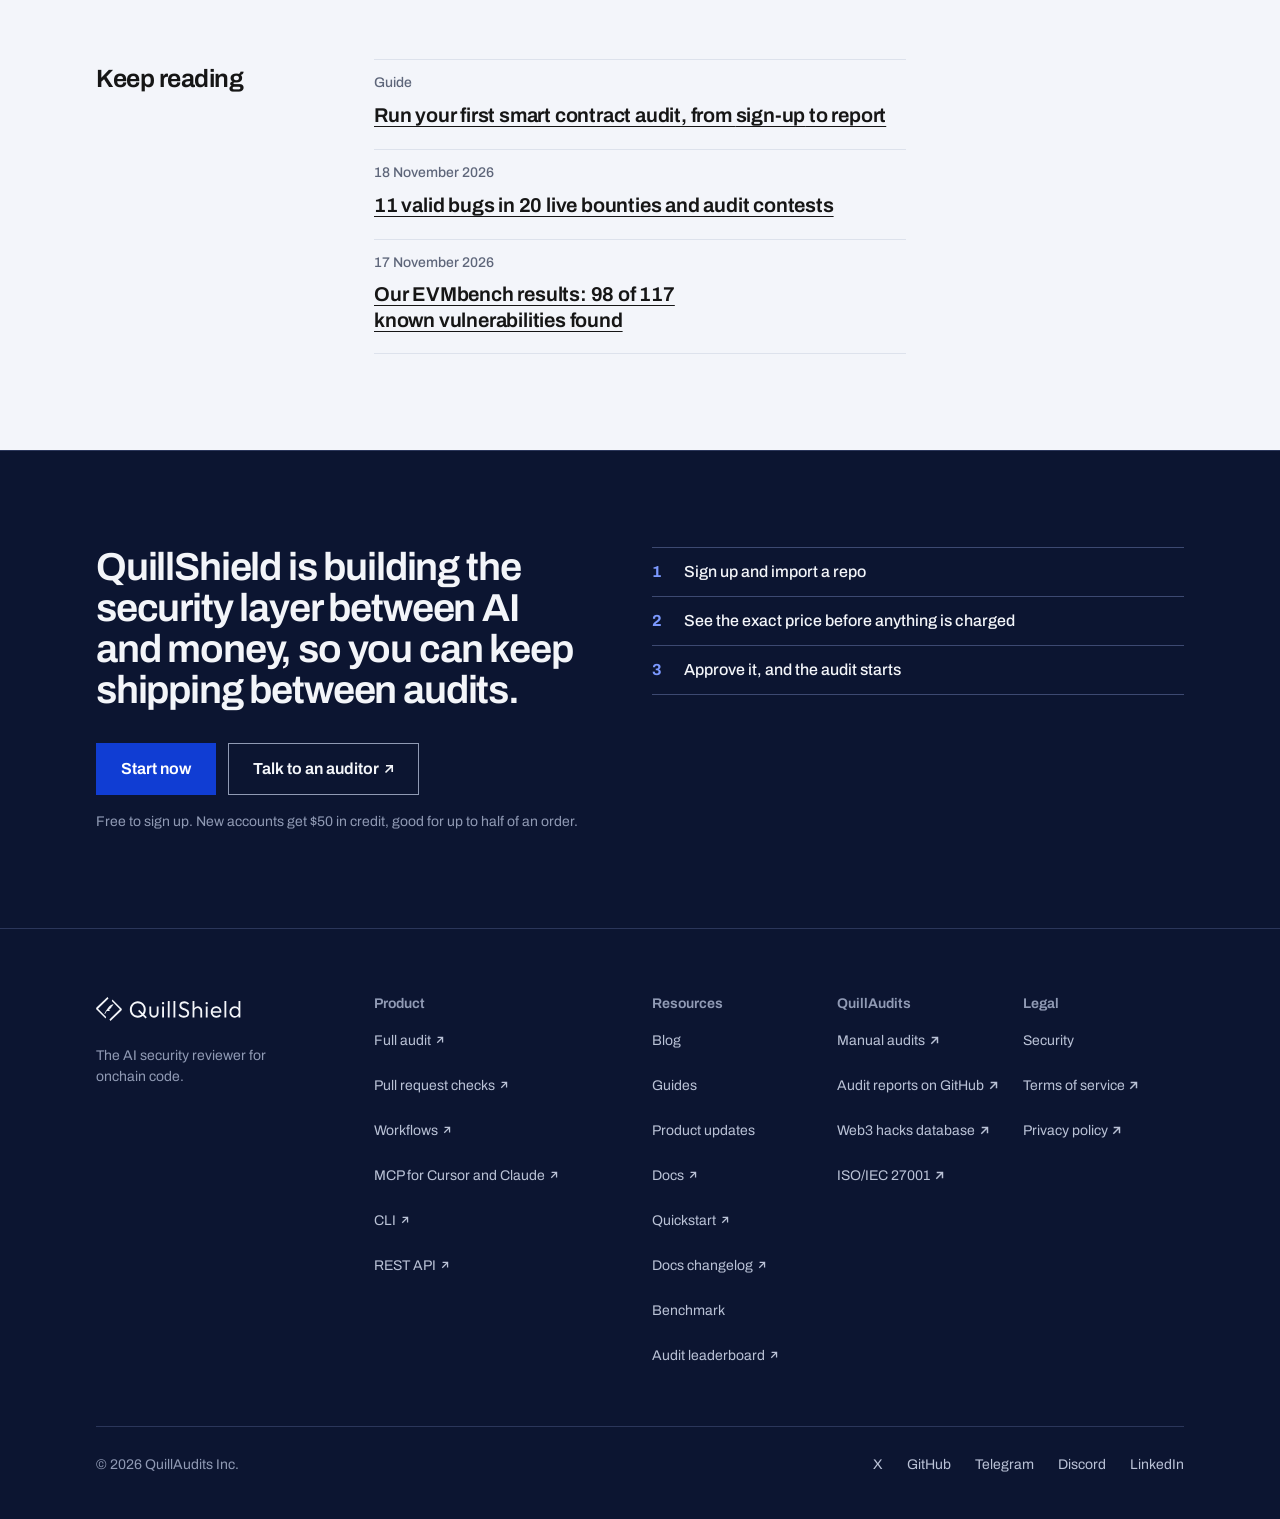
<file: guides/check-every-pull-request-on-github/index.html>
<!doctype html>
<html lang="en">
<head>
<meta charset="utf-8">
<meta name="viewport" content="width=device-width, initial-scale=1">
<script>
(function(){var d=document.documentElement;d.classList.add('js');
try{if(!window.matchMedia('(prefers-reduced-motion: reduce)').matches){d.classList.add('anim');
setTimeout(function(){d.classList.remove('anim')},7000)}}catch(e){}})();
</script>
<title>How to add smart contract security checks to CI on GitHub</title>
<meta name="description" content="Add a security check to every Solidity pull request on GitHub: a full QuillShield audit as the baseline, a fail threshold you choose and a required check.">
<link rel="canonical" href="https://shield.quillaudits.com/guides/check-every-pull-request-on-github/">
<meta name="robots" content="noindex">
<meta name="color-scheme" content="light">
<meta name="theme-color" content="#103DD3">
<meta property="og:type" content="article">
<meta property="og:site_name" content="QuillShield">
<meta property="og:locale" content="en_US">
<meta property="og:url" content="https://shield.quillaudits.com/guides/check-every-pull-request-on-github/">
<meta property="og:title" content="How to add smart contract security checks to CI on GitHub">
<meta property="og:description" content="Add a security check to every Solidity pull request on GitHub: a full QuillShield audit as the baseline, a fail threshold you choose and a required check.">
<meta property="og:image" content="https://rkg-eth.github.io/quillshield/og.png">
<meta property="og:image:type" content="image/png">
<meta property="og:image:width" content="1200">
<meta property="og:image:height" content="630">
<meta property="og:image:alt" content="QuillShield. The AI security reviewer for onchain code. AI agents that review every pull request, starting from a full audit.">
<meta property="article:published_time" content="2026-11-17T00:00:00Z">
<meta property="article:modified_time" content="2026-11-17T00:00:00Z">
<meta name="twitter:card" content="summary_large_image">
<meta name="twitter:site" content="@QuillAudits_AI">
<meta name="twitter:title" content="How to add smart contract security checks to CI on GitHub">
<meta name="twitter:description" content="Add a security check to every Solidity pull request on GitHub: a full QuillShield audit as the baseline, a fail threshold you choose and a required check.">
<meta name="twitter:image" content="https://rkg-eth.github.io/quillshield/og.png">
<meta name="twitter:image:alt" content="QuillShield. The AI security reviewer for onchain code. AI agents that review every pull request, starting from a full audit.">
<link rel="icon" href="../../favicon.svg" type="image/svg+xml">
<link rel="icon" href="../../favicon.ico" sizes="32x32">
<link rel="apple-touch-icon" href="../../apple-touch-icon.png">
<link rel="preload" href="../../archivo.woff2" as="font" type="font/woff2" crossorigin>
<link rel="stylesheet" href="../../site.css?v=7cbb2839">
<script src="../../motion.js?v=b346b1ef" defer></script>
<script type="application/ld+json">{"@context":"https://schema.org","@graph":[{"@type":"TechArticle","@id":"https://shield.quillaudits.com/guides/check-every-pull-request-on-github/#article","mainEntityOfPage":"https://shield.quillaudits.com/guides/check-every-pull-request-on-github/","headline":"How to add smart contract security checks to CI on GitHub","description":"Add a security check to every Solidity pull request on GitHub: a full QuillShield audit as the baseline, a fail threshold you choose and a required check.","image":["https://shield.quillaudits.com/og.png"],"datePublished":"2026-11-17T00:00:00Z","dateModified":"2026-11-17T00:00:00Z","inLanguage":"en","author":{"@type":"Organization","name":"The QuillShield team","url":"https://shield.quillaudits.com/"},"publisher":{"@type":"Organization","@id":"https://www.quillaudits.com/#organization","name":"QuillAudits","url":"https://www.quillaudits.com/","logo":{"@type":"ImageObject","url":"https://www.quillaudits.com/logo/quillaudits-full.svg"}}},{"@type":"BreadcrumbList","@id":"https://shield.quillaudits.com/guides/check-every-pull-request-on-github/#breadcrumb","itemListElement":[{"@type":"ListItem","position":1,"name":"QuillShield","item":"https://shield.quillaudits.com/"},{"@type":"ListItem","position":2,"name":"Guides","item":"https://shield.quillaudits.com/guides/"},{"@type":"ListItem","position":3,"name":"How to add smart contract security checks to CI on GitHub","item":"https://shield.quillaudits.com/guides/check-every-pull-request-on-github/"}]}]}</script>
<script type="application/ld+json">{"@context":"https://schema.org","@type":"FAQPage","@id":"https://shield.quillaudits.com/guides/check-every-pull-request-on-github/#faq","mainEntity":[{"@type":"Question","name":"Can a failing check stop a merge?","acceptedAnswer":{"@type":"Answer","text":"Yes, on GitHub, where your plan includes branch protection or rulesets. Make the QuillShield check required and a pull request cannot merge while it has a High or Critical finding, or one at the threshold you set."}},{"@type":"Question","name":"Why do I need a full audit before pull request checks?","acceptedAnswer":{"@type":"Answer","text":"Each check compares the change with the stored security graph of your last full audit. If no completed full audit is in the history of the branch, the check has no baseline and does not run."}},{"@type":"Question","name":"What is the QuillShield check called in GitHub's branch protection settings?","acceptedAnswer":{"@type":"Answer","text":"The QuillShield docs do not state the name. Use the name shown in the checks list on your own pull request."}},{"@type":"Question","name":"Do pull request checks work on GitLab?","acceptedAnswer":{"@type":"Answer","text":"On GitLab.com, yes. QuillShield posts a commit status named QuillShield Check and a note on the merge request. On the GitLab Free plan you cannot make that status required the way you can on GitHub, and self-managed GitLab is not covered."}}]}</script>
</head>
<body class="t-light">
<a class="skip" href="#main">Skip to content</a>

<header class="nav t-blue" id="nav">
  <div class="wrap nav__in">
    <a class="logo" href="../../" aria-label="QuillShield home">
      <svg xmlns="http://www.w3.org/2000/svg" viewBox="0 0 146 24" fill="currentColor" role="img" aria-label="QuillShield"><path d="M25.4609 13.4607L14.4305 24L13.4551 22.5103L23.885 12.2317V12.1945L15.8187 4.07584L16.419 2.39999L25.9486 12.12L25.4609 13.4607Z"/><path d="M0.451573 10.5766L11.5151 0L12.4935 1.48966L2.03208 11.8055V11.8428L10.1604 19.9242L9.55829 21.6L0 11.9172L0.451573 10.5766Z"/><path d="M8.40918 17.04C8.52165 16.6432 8.67162 16.2861 8.82156 15.929C9.45892 14.5404 10.1251 13.3104 11.0624 12.1598C12.2996 10.6917 13.458 9.12869 15.0654 8.10365C15.7948 7.63846 16.7439 7.24918 17.5312 6.97145C17.4562 7.01112 17.5687 6.93178 17.5312 6.97145L17.1587 7.63846C16.6831 8.41385 16.3978 8.9954 15.9448 9.66015C15.9073 9.73949 15.8698 9.73949 15.7948 9.73949C15.4949 9.81884 15.1575 9.8982 14.8201 9.8982C14.9326 10.0569 15.12 10.1363 15.27 10.2156C15.345 10.2553 15.4949 10.2553 15.5324 10.3743C15.5324 10.4537 15.4199 10.5727 15.3825 10.6521C15.3075 10.8504 15.1575 10.9695 14.9701 11.0091C14.6701 11.0885 14.3702 11.1679 14.0328 11.1679C14.0328 11.2472 14.0703 11.2472 14.1078 11.2869C14.2952 11.4456 14.5202 11.5646 14.7451 11.644C14.8201 11.6837 14.8201 11.7233 14.7826 11.8027C14.7076 12.0011 14.5576 12.0804 14.3702 12.1201C13.8828 12.2788 13.3954 12.3978 12.908 12.4375H12.8706C12.983 12.5565 13.0955 12.6359 13.208 12.7153C13.4329 12.8343 13.6579 12.9136 13.9203 12.993C13.9578 12.993 13.9953 13.0327 13.9578 13.0723C13.7703 13.3501 13.5829 13.6278 13.3205 13.8262C13.133 14.0246 12.908 14.0246 12.6456 14.0246H11.7833C11.5584 14.0246 11.3335 14.0246 11.1085 14.0642C10.921 14.1039 10.7711 14.1833 10.6586 14.342C10.2837 14.7784 10.0588 15.3339 9.79634 15.8497L9.68386 16.0877C9.60887 16.4052 9.42142 16.5639 9.15898 16.6829C8.93405 16.7226 8.67162 16.8813 8.40918 17.04Z"/><path d="M41.829 20.629Q40.145 20.629 38.696 20.001Q37.246 19.372 36.158 18.252Q35.07 17.131 34.462 15.648Q33.854 14.165 33.854 12.465Q33.854 10.756 34.458 9.285Q35.062 7.814 36.142 6.702Q37.223 5.589 38.661 4.968Q40.1 4.347 41.783 4.347Q43.466 4.347 44.909 4.968Q46.351 5.589 47.435 6.702Q48.518 7.814 49.126 9.296Q49.735 10.779 49.735 12.488Q49.735 14.188 49.131 15.671Q48.527 17.154 47.446 18.263Q46.366 19.372 44.931 20.001Q43.497 20.629 41.829 20.629ZM49.569 21.525 42.02 13.977 43.251 12.746 50.8 20.294ZM41.783 18.788Q43.529 18.788 44.87 17.97Q46.211 17.151 46.982 15.724Q47.754 14.297 47.754 12.465Q47.754 11.103 47.31 9.958Q46.867 8.813 46.065 7.964Q45.264 7.115 44.177 6.651Q43.091 6.188 41.783 6.188Q40.051 6.188 38.71 6.995Q37.369 7.802 36.602 9.218Q35.834 10.633 35.834 12.465Q35.834 13.828 36.278 14.991Q36.722 16.155 37.516 17.001Q38.311 17.847 39.404 18.318Q40.497 18.788 41.783 18.788Z M57.955 20.629Q56.623 20.629 55.576 20.024Q54.528 19.418 53.943 18.35Q53.357 17.281 53.357 15.873V9.58H55.198V15.794Q55.198 16.733 55.53 17.423Q55.862 18.113 56.489 18.492Q57.116 18.871 57.959 18.871Q59.243 18.871 59.977 18.043Q60.711 17.214 60.711 15.794V9.58H62.552V15.874Q62.552 17.283 61.966 18.358Q61.381 19.432 60.346 20.031Q59.31 20.629 57.955 20.629Z M66.131 20.4V9.58H67.972V20.4ZM67.047 7.333Q66.535 7.333 66.193 6.975Q65.851 6.617 65.851 6.105Q65.851 5.584 66.193 5.234Q66.535 4.885 67.047 4.885Q67.583 4.885 67.922 5.234Q68.261 5.584 68.261 6.105Q68.261 6.617 67.922 6.975Q67.583 7.333 67.047 7.333Z M71.809 20.4V4.118H73.65V20.4Z M77.479 20.4V4.118H79.319V20.4Z M87.914 20.629Q86.056 20.629 84.728 19.938Q83.4 19.246 82.389 17.961L83.703 16.656Q84.479 17.746 85.507 18.293Q86.534 18.84 87.988 18.84Q89.454 18.84 90.351 18.187Q91.249 17.535 91.249 16.384Q91.249 15.471 90.824 14.894Q90.399 14.317 89.702 13.946Q89.005 13.576 88.17 13.287Q87.336 12.998 86.501 12.666Q85.667 12.333 84.97 11.834Q84.273 11.334 83.848 10.546Q83.423 9.757 83.423 8.538Q83.423 7.23 84.061 6.294Q84.699 5.358 85.804 4.852Q86.909 4.347 88.306 4.347Q89.852 4.347 91.07 4.948Q92.288 5.549 93.084 6.554L91.77 7.859Q91.048 7.003 90.21 6.57Q89.371 6.136 88.263 6.136Q86.935 6.136 86.143 6.737Q85.352 7.338 85.352 8.415Q85.352 9.259 85.777 9.783Q86.202 10.307 86.899 10.659Q87.596 11.011 88.431 11.299Q89.265 11.586 90.099 11.93Q90.934 12.273 91.631 12.799Q92.328 13.324 92.753 14.15Q93.178 14.976 93.178 16.232Q93.178 18.308 91.758 19.468Q90.338 20.629 87.914 20.629Z M104.323 20.4V14.074Q104.323 12.743 103.518 11.904Q102.712 11.065 101.41 11.065Q100.524 11.065 99.846 11.45Q99.168 11.835 98.783 12.511Q98.398 13.186 98.398 14.065L97.602 13.619Q97.602 12.385 98.165 11.425Q98.727 10.464 99.707 9.908Q100.688 9.351 101.927 9.351Q103.167 9.351 104.124 9.909Q105.082 10.467 105.623 11.453Q106.164 12.439 106.164 13.73V20.4ZM96.557 20.4V4.118H98.398V20.4Z M109.775 20.4V9.58H111.616V20.4ZM110.691 7.333Q110.179 7.333 109.837 6.975Q109.495 6.617 109.495 6.105Q109.495 5.584 109.837 5.234Q110.179 4.885 110.691 4.885Q111.226 4.885 111.566 5.234Q111.905 5.584 111.905 6.105Q111.905 6.617 111.566 6.975Q111.226 7.333 110.691 7.333Z M120.457 20.629Q118.834 20.629 117.543 19.893Q116.252 19.158 115.502 17.874Q114.752 16.59 114.752 14.981Q114.752 13.381 115.486 12.109Q116.22 10.836 117.488 10.094Q118.756 9.351 120.319 9.351Q121.811 9.351 122.956 10.031Q124.101 10.71 124.755 11.904Q125.409 13.098 125.409 14.635Q125.409 14.841 125.383 15.093Q125.357 15.345 125.297 15.671H116.043V14.134H124.31L123.645 14.709Q123.651 13.573 123.248 12.757Q122.844 11.941 122.094 11.493Q121.344 11.045 120.282 11.045Q119.166 11.045 118.331 11.531Q117.497 12.016 117.034 12.88Q116.572 13.745 116.572 14.921Q116.572 16.115 117.057 17.014Q117.543 17.912 118.427 18.409Q119.312 18.906 120.477 18.906Q121.418 18.906 122.217 18.565Q123.016 18.224 123.571 17.558L124.753 18.754Q123.986 19.659 122.863 20.144Q121.739 20.629 120.457 20.629Z M128.45 20.4V4.118H130.291V20.4Z M138.714 20.629Q137.217 20.629 136.024 19.887Q134.831 19.144 134.136 17.871Q133.441 16.599 133.441 15.01Q133.441 13.398 134.135 12.124Q134.829 10.851 136.025 10.101Q137.22 9.351 138.714 9.351Q139.93 9.351 140.917 9.85Q141.903 10.35 142.531 11.246Q143.159 12.142 143.254 13.324V16.647Q143.151 17.812 142.538 18.713Q141.926 19.613 140.937 20.121Q139.948 20.629 138.714 20.629ZM139.023 18.891Q140.099 18.891 140.908 18.392Q141.716 17.893 142.172 17.016Q142.627 16.138 142.627 14.998Q142.627 13.836 142.166 12.96Q141.705 12.084 140.894 11.586Q140.082 11.088 139.004 11.088Q137.927 11.088 137.105 11.588Q136.283 12.087 135.808 12.965Q135.333 13.843 135.333 14.99Q135.333 16.129 135.806 17.013Q136.278 17.897 137.115 18.394Q137.951 18.891 139.023 18.891ZM144.359 20.4H142.518V17.497L142.876 14.844L142.518 12.23V4.118H144.359Z"/></svg>
    </a>
    <nav class="nav__links" aria-label="Primary">
      <a href="../../#findings">Independent test</a>
      <a href="../../#how">How it works</a>
      <a href="../../#benchmark">Benchmark</a>
      <a href="../../#code">Security</a>
      <a href="../../blog/">Blog</a>
      <a class="ext" href="https://www.quillaudits.com/quillshield" target="_blank" rel="noopener" title="Opens in a new tab">Docs</a>
    </nav>
    <div class="nav__cta">
      <a class="nav__signin" href="https://shield.quillaudits.com/login">Sign in</a>
      <a class="btn btn--primary btn--sm" href="https://shield.quillaudits.com/register">Start now</a>
      <details class="menu">
        <summary><span class="menu__lab">Menu</span><span class="menu__lab menu__lab--x">Close</span></summary>
        <nav class="menu__panel" aria-label="Primary">
          <a class="menu__start" href="https://shield.quillaudits.com/register">Start now</a>
          <a href="../../#findings">Independent test</a>
          <a href="../../#how">How it works</a>
          <a href="../../#benchmark">Benchmark</a>
          <a href="../../#code">Security</a>
          <a href="../../blog/">Blog</a>
          <a class="ext" href="https://www.quillaudits.com/quillshield" target="_blank" rel="noopener" title="Opens in a new tab">Docs</a>
          <a class="ext" href="https://calendly.com/akshadh-a-quillaudits/30min" target="_blank" rel="noopener" title="Opens in a new tab">Talk to an auditor</a>
          <a class="menu__signin" href="https://shield.quillaudits.com/login">Sign in</a>
        </nav>
      </details>
    </div>
  </div>
</header>
<script>
(function(){
  var d=document, m=d.querySelector('.menu');
  if(!m){return}
  var s=m.querySelector('summary');
  function shut(back){if(m.open){m.open=false;if(back){s.focus()}}}
  /* the phone menu closes after a choice, on Escape, on a press outside it and when focus leaves it */
  m.addEventListener('click',function(e){if(e.target.closest('.menu__panel a')){shut()}});
  d.addEventListener('keydown',function(e){if(e.key==='Escape'&&m.open){shut(true)}});
  d.addEventListener('pointerdown',function(e){if(m.open&&!m.contains(e.target)){shut()}});
  m.addEventListener('focusout',function(e){if(m.open&&e.relatedTarget&&!m.contains(e.relatedTarget)){shut()}});
  /* a table or a code block is a Tab stop only while it scrolls sideways */
  d.addEventListener('DOMContentLoaded',function(){
    var sc=[].slice.call(d.querySelectorAll('.tscroll,.prose pre'));
    function tab(){sc.forEach(function(x){if(x.scrollWidth>x.clientWidth+1){x.setAttribute('tabindex','0')}else{x.removeAttribute('tabindex')}})}
    if(sc.length){tab();window.addEventListener('resize',tab);if(d.fonts&&d.fonts.ready){d.fonts.ready.then(tab)}}
  });
})();
</script>

<main id="main">
<article>
<header class="phead phead--doc t-blue">
  <div class="wrap">
    <nav class="crumbs" aria-label="Breadcrumb"><ol><li><a href="../../">QuillShield</a></li><li><a href="../../guides/">Guides</a></li><li class="sr-only" aria-current="page">How to add smart contract security checks to CI on GitHub</li></ol></nav>
    <h1>How to add smart contract security checks to CI on GitHub</h1>
    <p class="lede">To add a smart contract security check to every pull request on GitHub, run a full QuillShield audit on your base branch, install the GitHub App, turn on Scan Pull Requests and choose the severity that fails the check. Then require the check in GitHub&#x27;s branch protection, and a pull request with a failing check cannot merge.</p>
    <p class="phead__meta">Last updated <time datetime="2026-11-17">17 November 2026</time>. 5 minute read. By the QuillShield team.</p>
  </div>
</header>
<div class="doc">
  <div class="wrap rail">
    <div class="prose">
<p>When you finish, every pull request in your GitHub repository gets a QuillShield check that compares the change with your last full audit and fails at the severity you chose. Once you make that check required in GitHub, a failing check blocks the merge. The slow part is the full audit that becomes the baseline. The demo vault on the <a href="../../">QuillShield home page</a> took 2h&nbsp;7m, and larger codebases take longer.</p>
<h2 id="what-should-a-pull-request-security-check-do">What should a pull request security check do?</h2>
<p>A pull request security check should do three things: judge the change against the whole protocol and not the diff alone, fail at a severity the team has chosen, and be able to stop the merge. QuillShield does the first by checking each pull request against the security graph from your last full audit. The steps below set up the other two.</p>
<h2 id="what-do-you-need-before-you-add-the-check">What do you need before you add the check?</h2>
<ul>
<li>A GitHub repository with a Solidity project built with Foundry. A project uploaded as a zip, a folder or a single file cannot use checks.</li>
<li>The admin or owner role in your QuillShield organization.</li>
<li>Rights on GitHub to install an App on the repository or organization, and to change its branch rules. Required checks need branch protection or rulesets, which GitHub offers on public repositories and, for private repositories, on its Pro, Team and Enterprise plans.</li>
<li>A completed full audit, which step 2 covers. Each one comes with five pull request checks, and more can be added.</li>
</ul>
<p>The docs call these checks light scans, and the dashboard page is <strong>CI/CD Checks</strong>.</p>
<h2 id="how-do-you-add-the-check-to-a-github-repository">How do you add the check to a GitHub repository?</h2>
<ol class="stps">
<li><span class="stp__n num">1</span> Create a git project. In QuillShield, go to <strong>Projects&nbsp;→ New project</strong>, choose the <strong>GitHub</strong> tab and pick the repository. If GitHub is not connected yet, connect it under <strong>Settings&nbsp;→ Integrations</strong>.</li>
<li><span class="stp__n num">2</span> Run the full audit that becomes the baseline. Audit the CI base branch, which starts out as the repository's default branch. If your workspace shows a <strong>Workflow</strong> step, keep the default <strong>QuillShield Audit Agent</strong>, because an audit run with another workflow does not become a baseline. <a href="../../guides/run-your-first-audit/">Run your first audit</a> has the steps.</li>
<li><span class="stp__n num">3</span> Install the GitHub App. Open <strong>CI/CD Checks</strong> at <a href="https://shield.quillaudits.com/ci">shield.quillaudits.com/ci</a>, go to <strong>Setup &amp; automation</strong> and install the QuillAudits GitHub App on the repository or the organization. Authorize it when GitHub asks, because an install without that step is refused. The App asks to read metadata and contents, and to read and write pull requests, checks and commit statuses.</li>
<li><span class="stp__n num">4</span> Turn on pull request checks. In <strong>Setup &amp; automation</strong>, switch on <strong>Scan Pull Requests</strong>. Both switches are off until you turn them on. <strong>Scan Every Commit</strong> checks pushes to branches that have no open pull request.</li>
<li><span class="stp__n num">5</span> Choose the fail threshold. Set <strong>Fail check on</strong> to the lowest severity that should fail the check: <strong>Critical</strong>, <strong>High or above</strong> (the default), <strong>Medium or above</strong> or <strong>Low or above</strong>. A change affects later checks only. Existing reports keep the threshold they ran with.</li>
<li><span class="stp__n num">6</span> Run one check. A check starts when a pull request is opened, updated, reopened or marked ready. To start one by hand, open <strong>Pull Requests</strong>, choose the pull request and click <strong>Run CI Scan</strong>.</li>
<li><span class="stp__n num">7</span> Make the check required in GitHub. The QuillShield docs do not cover this step, because it is GitHub's own setting. In the repository on GitHub, open Settings, then Branches or Rulesets, and add or edit the rule for your base branch. Turn on the option that requires status checks to pass before merging, and select the QuillShield check. Its exact name is the one shown on your pull request from step 6.</li>
</ol>
<h2 id="what-does-the-pull-request-check-do-and-what-does-it-not-cover">What does the pull request check do, and what does it not cover?</h2>
<ul>
<li>On each pull request, a GitHub Check, a commit status and one comment that is updated in place.</li>
<li>A report for every check in QuillShield. It can mark findings from the baseline audit that are still present, and it gives a verdict for the pull request.</li>
<li>A check on large changes too. When a change adds new <code>.sol</code> files, more than 150 added Solidity lines or more than 5 changed <code>.sol</code> files, the report recommends a new full audit. It does not block.</li>
</ul>
<p>The switches only run checks and never start a full audit. A <code>.solidity-review.yml</code> file, <code>@quillshield</code> commands and merge queue orchestration are not supported.</p>
<p>If you cannot install the App, copy the workflow from <strong>Use GitHub Actions</strong> and add the secrets <code>QUILLAUDITS_API_KEY</code> and <code>QUILLAUDITS_ORG_ID</code>. It calls <code>POST /v1/ci/scans/trigger</code> and does not check out or run your code. Pull requests from forks do not receive secrets, so they need the App.</p>
<p>On GitLab.com, connect GitLab and turn on <strong>Scan Merge Requests</strong>, and QuillShield posts a commit status named QuillShield Check and one note on the merge request. On the GitLab Free plan you cannot make that status required the way you can on GitHub, and self-managed GitLab is not covered.</p>
<h2 id="common-problems-with-pull-request-checks">Common problems with pull request checks</h2>
<div class="tscroll" role="region" aria-label="Table: What you see, What to do" tabindex="0"><table>
<thead>
<tr>
<th scope="col">What you see</th>
<th scope="col">What to do</th>
</tr>
</thead>
<tbody>
<tr>
<th scope="row">HTTP 409, or no baseline</th>
<td>The commit being checked does not descend from a completed full audit on the CI branch. Run a full audit on that history, or go to <strong>Setup &amp; automation&nbsp;→ Audited baseline&nbsp;→ Change base branch</strong></td>
</tr>
<tr>
<th scope="row">The check or status did not post</th>
<td>Check that the App still has access to checks, statuses and pull requests, and that <strong>Scan Pull Requests</strong> is on</td>
</tr>
<tr>
<th scope="row">A check failed or was cancelled</th>
<td>Open the pull request in QuillShield and click <strong>Retry CI Scan</strong>. <strong>Run with new threshold</strong> is on the same page</td>
</tr>
<tr>
<th scope="row">Wallet error, or HTTP 402 from GitHub Actions</th>
<td>The checks that came with your full audit are used up. Add balance under <strong>Billing</strong>. GitHub Actions spends from the organization owner's wallet</td>
</tr>
</tbody>
</table></div>
<h2 id="full-reference-in-the-quillshield-docs">Full reference in the QuillShield docs</h2>
<p><a class="ext" href="https://www.quillaudits.com/quillshield/guides/guides/ci-cd-checks" target="_blank" rel="noopener" title="Opens in a new tab">CI/CD Checks in the QuillShield docs</a> is the full page. <a class="ext" href="https://www.quillaudits.com/quillshield/guides/guides/connect-github" target="_blank" rel="noopener" title="Opens in a new tab">Connect GitHub</a> lists what the App can read and write.</p>
    </div>
  </div>
</div>
<div class="after t-tint">
  <div class="wrap">
      <section class="aft rail" aria-labelledby="h-questions"><h2 class="aft__h" id="h-questions">Common questions</h2><div class="rail__b faq"><details open><summary><h3 class="faq__q">Can a failing check stop a merge?</h3><i class="pm" aria-hidden="true"></i></summary><div class="faq__a"><p>Yes, on GitHub, where your plan includes branch protection or rulesets. Make the QuillShield check required and a pull request cannot merge while it has a High or Critical finding, or one at the threshold you set.</p></div></details><details><summary><h3 class="faq__q">Why do I need a full audit before pull request checks?</h3><i class="pm" aria-hidden="true"></i></summary><div class="faq__a"><p>Each check compares the change with the stored security graph of your last full audit. If no completed full audit is in the history of the branch, the check has no baseline and does not run.</p></div></details><details><summary><h3 class="faq__q">What is the QuillShield check called in GitHub&#x27;s branch protection settings?</h3><i class="pm" aria-hidden="true"></i></summary><div class="faq__a"><p>The QuillShield docs do not state the name. Use the name shown in the checks list on your own pull request.</p></div></details><details><summary><h3 class="faq__q">Do pull request checks work on GitLab?</h3><i class="pm" aria-hidden="true"></i></summary><div class="faq__a"><p>On GitLab.com, yes. QuillShield posts a commit status named QuillShield Check and a note on the merge request. On the GitLab Free plan you cannot make that status required the way you can on GitHub, and self-managed GitLab is not covered.</p></div></details></div></section>
      <section class="aft rail" aria-labelledby="h-sources"><h2 class="aft__h" id="h-sources">Sources</h2><ul class="rail__b srcs"><li><a class="tlink ext" href="https://www.quillaudits.com/quillshield/guides/guides/ci-cd-checks" target="_blank" rel="noopener" title="Opens in a new tab">CI/CD Checks, QuillShield docs</a></li><li><a class="tlink ext" href="https://www.quillaudits.com/quillshield/guides/guides/connect-github" target="_blank" rel="noopener" title="Opens in a new tab">Connect GitHub, QuillShield docs</a></li><li><a class="tlink ext" href="https://www.quillaudits.com/quillshield/developers/ci-cd-checks" target="_blank" rel="noopener" title="Opens in a new tab">CI/CD Checks for developers, QuillShield docs</a></li><li><a class="tlink ext" href="https://www.quillaudits.com/quillshield/guides/guides/connect-gitlab" target="_blank" rel="noopener" title="Opens in a new tab">Connect GitLab, QuillShield docs</a></li><li><a class="tlink ext" href="https://www.quillaudits.com/quillshield/guides/guides/workflows" target="_blank" rel="noopener" title="Opens in a new tab">Workflows, QuillShield docs</a></li><li><a class="tlink ext" href="https://www.quillaudits.com/quillshield/guides/getting-started/core-concepts" target="_blank" rel="noopener" title="Opens in a new tab">Core concepts, QuillShield docs</a></li><li><a class="tlink ext" href="https://www.quillaudits.com/quillshield/guides/guides/review-findings" target="_blank" rel="noopener" title="Opens in a new tab">Review findings, QuillShield docs</a></li><li><a class="tlink ext" href="https://www.quillaudits.com/quillshield/guides/guides/create-a-project" target="_blank" rel="noopener" title="Opens in a new tab">Create a project, QuillShield docs</a></li><li><a class="tlink ext" href="https://www.quillaudits.com/quillshield/help-center/integrations/why-isnt-my-integration-working" target="_blank" rel="noopener" title="Opens in a new tab">Why isn&#x27;t my integration working?, QuillShield docs</a></li></ul></section>
      <nav class="aft rail" aria-labelledby="h-next"><h2 class="aft__h" id="h-next">Keep reading</h2><ul class="rail__b next"><li class="row"><p class="row__k">Guide</p><h3 class="row__t"><a href="../../guides/run-your-first-audit/"><span>Run your first smart contract audit, from <span class="nb">sign-up</span> to report</span></a></h3></li><li class="row"><p class="row__k"><time datetime="2026-11-18">18 November 2026</time></p><h3 class="row__t"><a href="../../blog/bug-bounty-and-contest-results/"><span>11 valid bugs in 20 live bounties and audit contests</span></a></h3></li><li class="row"><p class="row__k"><time datetime="2026-11-17">17 November 2026</time></p><h3 class="row__t"><a href="../../blog/evmbench-results/"><span>Our EVMbench results: 98&nbsp;of&nbsp;117 known vulnerabilities found</span></a></h3></li></ul></nav>
  </div>
</div>
</article>
<section class="sec sec--band close t-dark" aria-label="Get started">
  <div class="wrap close__grid">
    <div class="close__main">
      <p class="close__t">QuillShield is building the security layer between AI and money, so you can keep shipping between audits.</p>
      <div class="close__cta">
        <a class="btn btn--primary" href="https://shield.quillaudits.com/register">Start now</a>
        <a class="btn btn--ghost ext" href="https://calendly.com/akshadh-a-quillaudits/30min" target="_blank" rel="noopener" title="Opens in a new tab">Talk to an auditor</a>
      </div>
      <p class="close__note">Free to sign up. New accounts get $50 in credit, good for up to half of an order.</p>
    </div>
    <ol class="start" aria-label="How to start">
      <li><span class="start__n num">1</span><span>Sign up and import a repo</span></li>
      <li><span class="start__n num">2</span><span>See the exact price before anything is charged</span></li>
      <li><span class="start__n num">3</span><span>Approve it, and the audit starts</span></li>
    </ol>
  </div>
</section>
</main>

<footer class="foot t-dark">
  <div class="wrap">
    <nav class="foot__top" aria-label="Footer">
      <div class="foot__brand">
        <a class="logo" href="../../" aria-label="QuillShield home">
          <svg xmlns="http://www.w3.org/2000/svg" viewBox="0 0 146 24" fill="currentColor" aria-hidden="true"><path d="M25.4609 13.4607L14.4305 24L13.4551 22.5103L23.885 12.2317V12.1945L15.8187 4.07584L16.419 2.39999L25.9486 12.12L25.4609 13.4607Z"/><path d="M0.451573 10.5766L11.5151 0L12.4935 1.48966L2.03208 11.8055V11.8428L10.1604 19.9242L9.55829 21.6L0 11.9172L0.451573 10.5766Z"/><path d="M8.40918 17.04C8.52165 16.6432 8.67162 16.2861 8.82156 15.929C9.45892 14.5404 10.1251 13.3104 11.0624 12.1598C12.2996 10.6917 13.458 9.12869 15.0654 8.10365C15.7948 7.63846 16.7439 7.24918 17.5312 6.97145C17.4562 7.01112 17.5687 6.93178 17.5312 6.97145L17.1587 7.63846C16.6831 8.41385 16.3978 8.9954 15.9448 9.66015C15.9073 9.73949 15.8698 9.73949 15.7948 9.73949C15.4949 9.81884 15.1575 9.8982 14.8201 9.8982C14.9326 10.0569 15.12 10.1363 15.27 10.2156C15.345 10.2553 15.4949 10.2553 15.5324 10.3743C15.5324 10.4537 15.4199 10.5727 15.3825 10.6521C15.3075 10.8504 15.1575 10.9695 14.9701 11.0091C14.6701 11.0885 14.3702 11.1679 14.0328 11.1679C14.0328 11.2472 14.0703 11.2472 14.1078 11.2869C14.2952 11.4456 14.5202 11.5646 14.7451 11.644C14.8201 11.6837 14.8201 11.7233 14.7826 11.8027C14.7076 12.0011 14.5576 12.0804 14.3702 12.1201C13.8828 12.2788 13.3954 12.3978 12.908 12.4375H12.8706C12.983 12.5565 13.0955 12.6359 13.208 12.7153C13.4329 12.8343 13.6579 12.9136 13.9203 12.993C13.9578 12.993 13.9953 13.0327 13.9578 13.0723C13.7703 13.3501 13.5829 13.6278 13.3205 13.8262C13.133 14.0246 12.908 14.0246 12.6456 14.0246H11.7833C11.5584 14.0246 11.3335 14.0246 11.1085 14.0642C10.921 14.1039 10.7711 14.1833 10.6586 14.342C10.2837 14.7784 10.0588 15.3339 9.79634 15.8497L9.68386 16.0877C9.60887 16.4052 9.42142 16.5639 9.15898 16.6829C8.93405 16.7226 8.67162 16.8813 8.40918 17.04Z"/><path d="M41.829 20.629Q40.145 20.629 38.696 20.001Q37.246 19.372 36.158 18.252Q35.07 17.131 34.462 15.648Q33.854 14.165 33.854 12.465Q33.854 10.756 34.458 9.285Q35.062 7.814 36.142 6.702Q37.223 5.589 38.661 4.968Q40.1 4.347 41.783 4.347Q43.466 4.347 44.909 4.968Q46.351 5.589 47.435 6.702Q48.518 7.814 49.126 9.296Q49.735 10.779 49.735 12.488Q49.735 14.188 49.131 15.671Q48.527 17.154 47.446 18.263Q46.366 19.372 44.931 20.001Q43.497 20.629 41.829 20.629ZM49.569 21.525 42.02 13.977 43.251 12.746 50.8 20.294ZM41.783 18.788Q43.529 18.788 44.87 17.97Q46.211 17.151 46.982 15.724Q47.754 14.297 47.754 12.465Q47.754 11.103 47.31 9.958Q46.867 8.813 46.065 7.964Q45.264 7.115 44.177 6.651Q43.091 6.188 41.783 6.188Q40.051 6.188 38.71 6.995Q37.369 7.802 36.602 9.218Q35.834 10.633 35.834 12.465Q35.834 13.828 36.278 14.991Q36.722 16.155 37.516 17.001Q38.311 17.847 39.404 18.318Q40.497 18.788 41.783 18.788Z M57.955 20.629Q56.623 20.629 55.576 20.024Q54.528 19.418 53.943 18.35Q53.357 17.281 53.357 15.873V9.58H55.198V15.794Q55.198 16.733 55.53 17.423Q55.862 18.113 56.489 18.492Q57.116 18.871 57.959 18.871Q59.243 18.871 59.977 18.043Q60.711 17.214 60.711 15.794V9.58H62.552V15.874Q62.552 17.283 61.966 18.358Q61.381 19.432 60.346 20.031Q59.31 20.629 57.955 20.629Z M66.131 20.4V9.58H67.972V20.4ZM67.047 7.333Q66.535 7.333 66.193 6.975Q65.851 6.617 65.851 6.105Q65.851 5.584 66.193 5.234Q66.535 4.885 67.047 4.885Q67.583 4.885 67.922 5.234Q68.261 5.584 68.261 6.105Q68.261 6.617 67.922 6.975Q67.583 7.333 67.047 7.333Z M71.809 20.4V4.118H73.65V20.4Z M77.479 20.4V4.118H79.319V20.4Z M87.914 20.629Q86.056 20.629 84.728 19.938Q83.4 19.246 82.389 17.961L83.703 16.656Q84.479 17.746 85.507 18.293Q86.534 18.84 87.988 18.84Q89.454 18.84 90.351 18.187Q91.249 17.535 91.249 16.384Q91.249 15.471 90.824 14.894Q90.399 14.317 89.702 13.946Q89.005 13.576 88.17 13.287Q87.336 12.998 86.501 12.666Q85.667 12.333 84.97 11.834Q84.273 11.334 83.848 10.546Q83.423 9.757 83.423 8.538Q83.423 7.23 84.061 6.294Q84.699 5.358 85.804 4.852Q86.909 4.347 88.306 4.347Q89.852 4.347 91.07 4.948Q92.288 5.549 93.084 6.554L91.77 7.859Q91.048 7.003 90.21 6.57Q89.371 6.136 88.263 6.136Q86.935 6.136 86.143 6.737Q85.352 7.338 85.352 8.415Q85.352 9.259 85.777 9.783Q86.202 10.307 86.899 10.659Q87.596 11.011 88.431 11.299Q89.265 11.586 90.099 11.93Q90.934 12.273 91.631 12.799Q92.328 13.324 92.753 14.15Q93.178 14.976 93.178 16.232Q93.178 18.308 91.758 19.468Q90.338 20.629 87.914 20.629Z M104.323 20.4V14.074Q104.323 12.743 103.518 11.904Q102.712 11.065 101.41 11.065Q100.524 11.065 99.846 11.45Q99.168 11.835 98.783 12.511Q98.398 13.186 98.398 14.065L97.602 13.619Q97.602 12.385 98.165 11.425Q98.727 10.464 99.707 9.908Q100.688 9.351 101.927 9.351Q103.167 9.351 104.124 9.909Q105.082 10.467 105.623 11.453Q106.164 12.439 106.164 13.73V20.4ZM96.557 20.4V4.118H98.398V20.4Z M109.775 20.4V9.58H111.616V20.4ZM110.691 7.333Q110.179 7.333 109.837 6.975Q109.495 6.617 109.495 6.105Q109.495 5.584 109.837 5.234Q110.179 4.885 110.691 4.885Q111.226 4.885 111.566 5.234Q111.905 5.584 111.905 6.105Q111.905 6.617 111.566 6.975Q111.226 7.333 110.691 7.333Z M120.457 20.629Q118.834 20.629 117.543 19.893Q116.252 19.158 115.502 17.874Q114.752 16.59 114.752 14.981Q114.752 13.381 115.486 12.109Q116.22 10.836 117.488 10.094Q118.756 9.351 120.319 9.351Q121.811 9.351 122.956 10.031Q124.101 10.71 124.755 11.904Q125.409 13.098 125.409 14.635Q125.409 14.841 125.383 15.093Q125.357 15.345 125.297 15.671H116.043V14.134H124.31L123.645 14.709Q123.651 13.573 123.248 12.757Q122.844 11.941 122.094 11.493Q121.344 11.045 120.282 11.045Q119.166 11.045 118.331 11.531Q117.497 12.016 117.034 12.88Q116.572 13.745 116.572 14.921Q116.572 16.115 117.057 17.014Q117.543 17.912 118.427 18.409Q119.312 18.906 120.477 18.906Q121.418 18.906 122.217 18.565Q123.016 18.224 123.571 17.558L124.753 18.754Q123.986 19.659 122.863 20.144Q121.739 20.629 120.457 20.629Z M128.45 20.4V4.118H130.291V20.4Z M138.714 20.629Q137.217 20.629 136.024 19.887Q134.831 19.144 134.136 17.871Q133.441 16.599 133.441 15.01Q133.441 13.398 134.135 12.124Q134.829 10.851 136.025 10.101Q137.22 9.351 138.714 9.351Q139.93 9.351 140.917 9.85Q141.903 10.35 142.531 11.246Q143.159 12.142 143.254 13.324V16.647Q143.151 17.812 142.538 18.713Q141.926 19.613 140.937 20.121Q139.948 20.629 138.714 20.629ZM139.023 18.891Q140.099 18.891 140.908 18.392Q141.716 17.893 142.172 17.016Q142.627 16.138 142.627 14.998Q142.627 13.836 142.166 12.96Q141.705 12.084 140.894 11.586Q140.082 11.088 139.004 11.088Q137.927 11.088 137.105 11.588Q136.283 12.087 135.808 12.965Q135.333 13.843 135.333 14.99Q135.333 16.129 135.806 17.013Q136.278 17.897 137.115 18.394Q137.951 18.891 139.023 18.891ZM144.359 20.4H142.518V17.497L142.876 14.844L142.518 12.23V4.118H144.359Z"/></svg>
        </a>
        <p class="foot__tag">The AI security reviewer for onchain code.</p>
      </div>
      <div>
        <p class="foot__h" id="fh-product">Product</p>
        <ul aria-labelledby="fh-product">
          <li><a class="ext" href="https://www.quillaudits.com/quillshield/guides/guides/run-an-audit" target="_blank" rel="noopener" title="Opens in a new tab">Full audit</a></li>
          <li><a class="ext" href="https://www.quillaudits.com/quillshield/guides/guides/ci-cd-checks" target="_blank" rel="noopener" title="Opens in a new tab">Pull request checks</a></li>
          <li><a class="ext" href="https://www.quillaudits.com/quillshield/guides/guides/workflows" target="_blank" rel="noopener" title="Opens in a new tab">Workflows</a></li>
          <li><a class="ext" href="https://www.quillaudits.com/quillshield/developers/mcp-for-cursor-and-claude" target="_blank" rel="noopener" title="Opens in a new tab">MCP for Cursor and Claude</a></li>
          <li><a class="ext" href="https://www.quillaudits.com/quillshield/developers/cli-install-and-init" target="_blank" rel="noopener" title="Opens in a new tab">CLI</a></li>
          <li><a class="ext" href="https://www.quillaudits.com/quillshield/developers/developers" target="_blank" rel="noopener" title="Opens in a new tab">REST API</a></li>
        </ul>
      </div>
      <div>
        <p class="foot__h" id="fh-resources">Resources</p>
        <ul aria-labelledby="fh-resources">
          <li><a href="../../blog/">Blog</a></li>
          <li><a href="../../guides/">Guides</a></li>
          <li><a href="../../updates/">Product updates</a></li>
          <li><a class="ext" href="https://www.quillaudits.com/quillshield" target="_blank" rel="noopener" title="Opens in a new tab">Docs</a></li>
          <li><a class="ext" href="https://www.quillaudits.com/quillshield/guides/getting-started/quickstart" target="_blank" rel="noopener" title="Opens in a new tab">Quickstart</a></li>
          <li><a class="ext" href="https://www.quillaudits.com/quillshield/changelog" target="_blank" rel="noopener" title="Opens in a new tab">Docs changelog</a></li>
          <li><a href="../../#benchmark">Benchmark</a></li>
          <li><a class="ext" href="https://www.quillaudits.com/leaderboard" target="_blank" rel="noopener" title="Opens in a new tab">Audit leaderboard</a></li>
        </ul>
      </div>
      <div>
        <p class="foot__h" id="fh-quillaudits">QuillAudits</p>
        <ul aria-labelledby="fh-quillaudits">
          <li><a class="ext" href="https://www.quillaudits.com/smart-contract-audit" target="_blank" rel="noopener" title="Opens in a new tab">Manual audits</a></li>
          <li><a class="ext" href="https://github.com/Quillhash/QuillAudit_smart_contract_audit_Reports" target="_blank" rel="noopener" title="Opens in a new tab">Audit reports on GitHub</a></li>
          <li><a class="ext" href="https://www.quillaudits.com/web3-hacks-database" target="_blank" rel="noopener" title="Opens in a new tab">Web3 hacks database</a></li>
          <li><a class="ext" href="https://www.quillaudits.com/blog/web3-security/quillaudits-iso-certified" target="_blank" rel="noopener" title="Opens in a new tab">ISO/IEC 27001</a></li>
        </ul>
      </div>
      <div>
        <p class="foot__h" id="fh-legal">Legal</p>
        <ul aria-labelledby="fh-legal">
          <li><a href="../../#code">Security</a></li>
          <li><a class="ext" href="https://shield.quillaudits.com/terms" target="_blank" rel="noopener" title="Opens in a new tab">Terms of service</a></li>
          <li><a class="ext" href="https://shield.quillaudits.com/privacy" target="_blank" rel="noopener" title="Opens in a new tab">Privacy policy</a></li>
        </ul>
      </div>
    </nav>
    <div class="foot__bot">
      <p>© 2026 QuillAudits Inc.</p>
      <div class="foot__soc">
        <a class="ext xs" href="https://x.com/QuillAudits_AI" target="_blank" rel="noopener" title="Opens in a new tab">X</a>
        <a class="ext" href="https://github.com/quillaudits" target="_blank" rel="noopener" title="Opens in a new tab">GitHub</a>
        <a class="ext" href="https://telegram.me/quillaudits" target="_blank" rel="noopener" title="Opens in a new tab">Telegram</a>
        <a class="ext" href="https://discord.gg/C6M2eQZagw" target="_blank" rel="noopener" title="Opens in a new tab">Discord</a>
        <a class="ext" href="https://www.linkedin.com/company/quillaudits" target="_blank" rel="noopener" title="Opens in a new tab">LinkedIn</a>
      </div>
    </div>
  </div>
</footer>
</body>
</html>
</file>
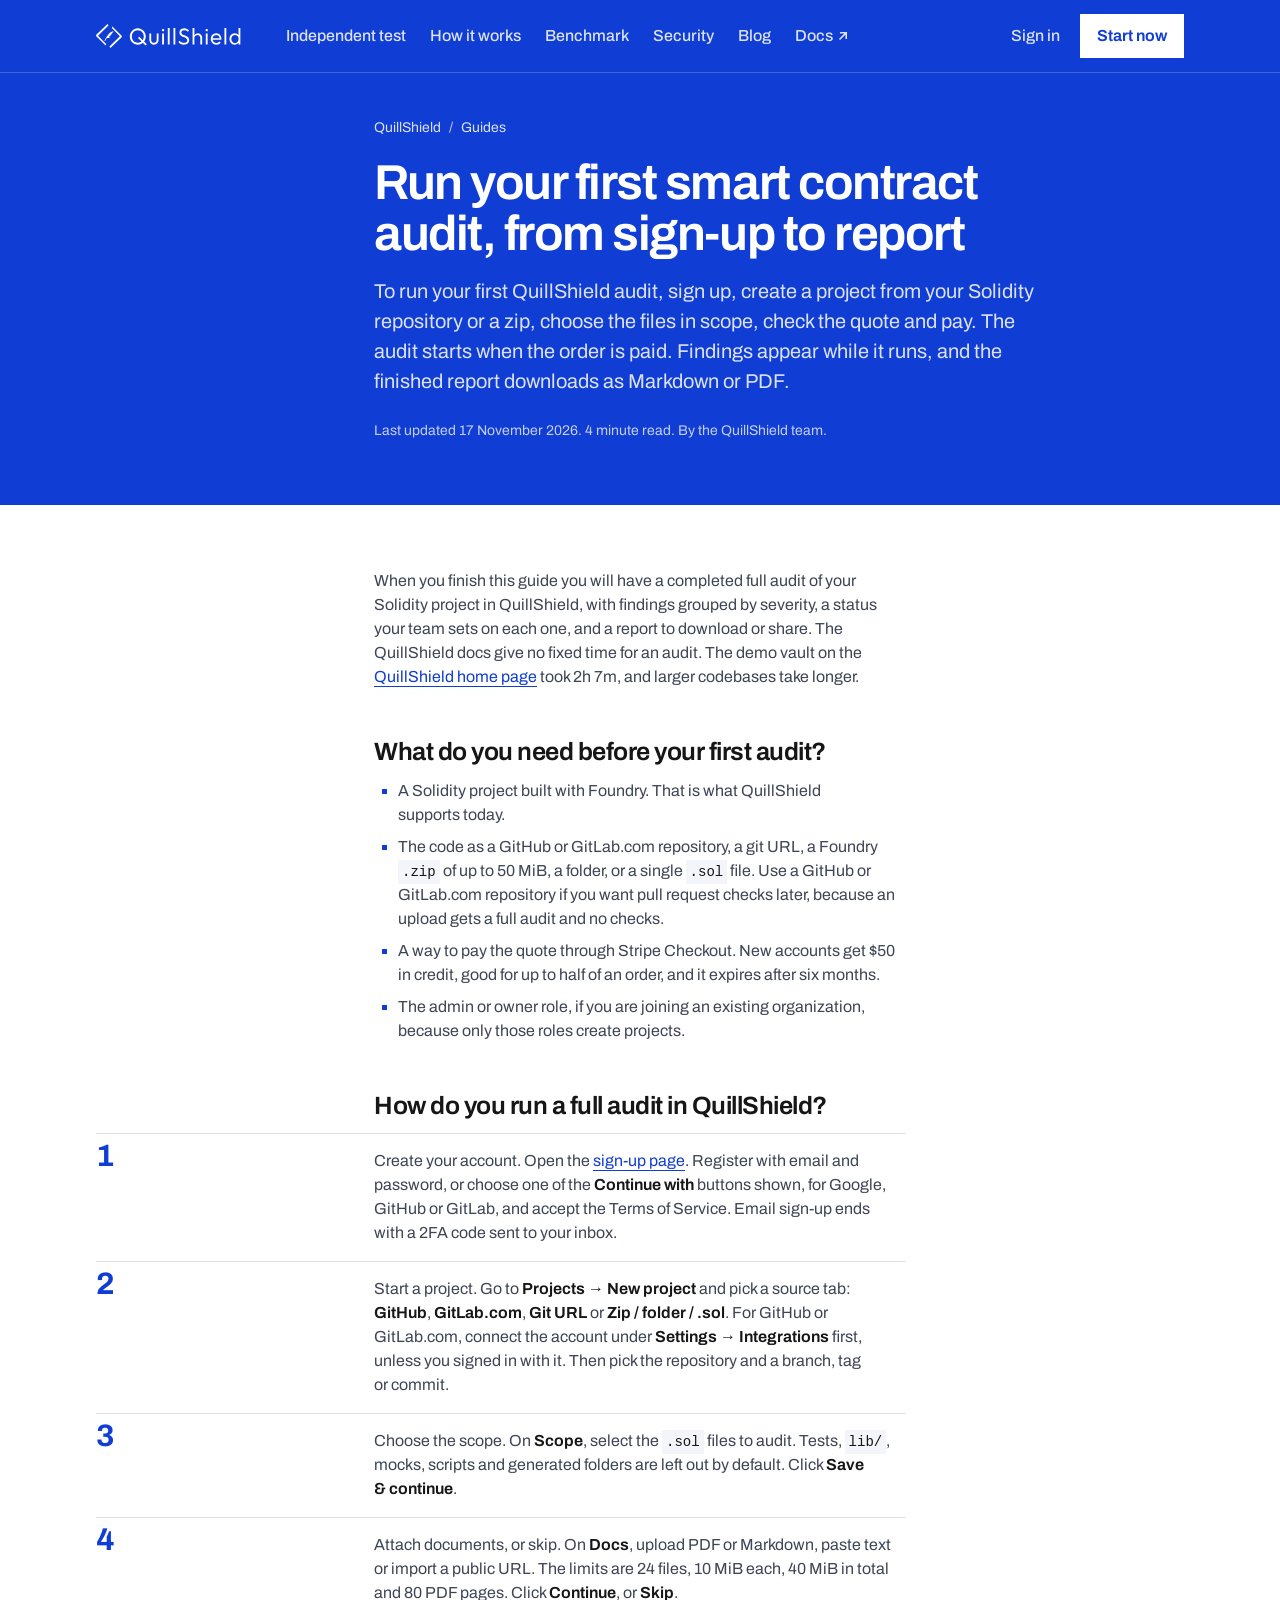
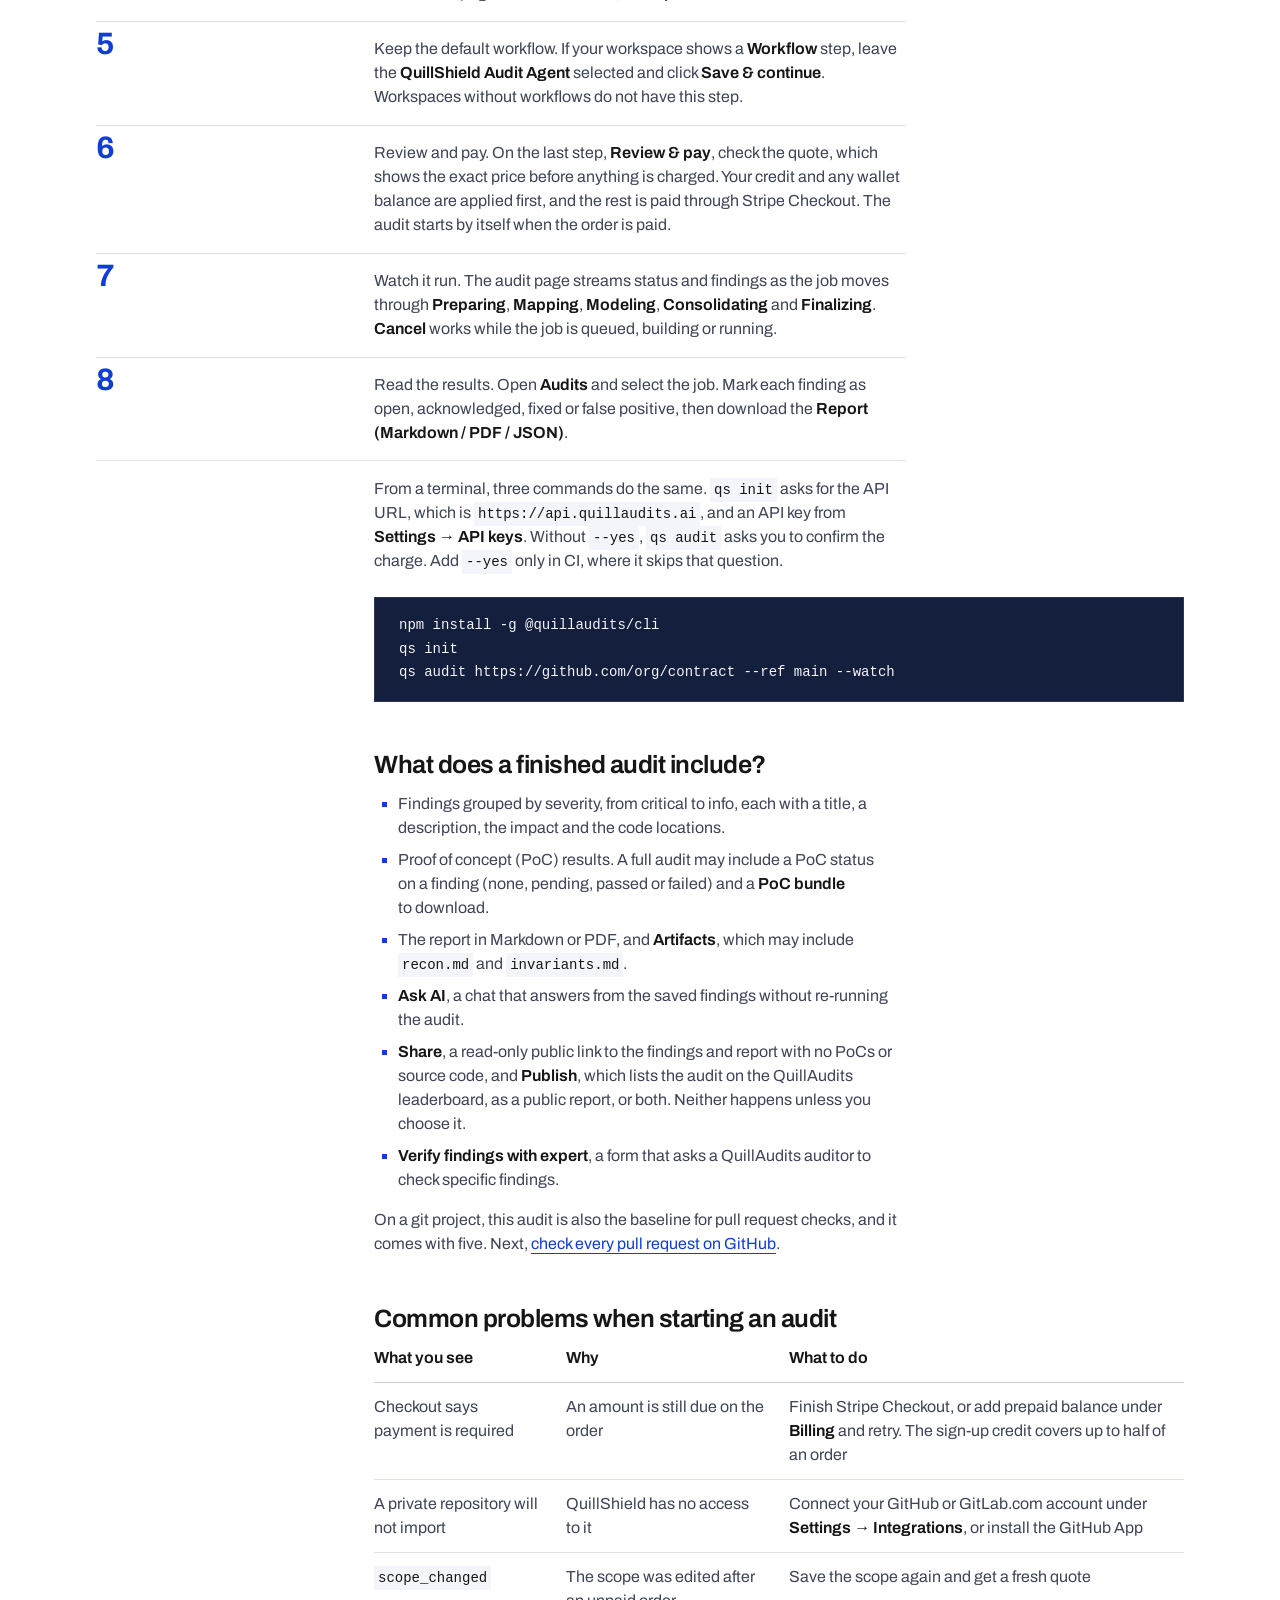
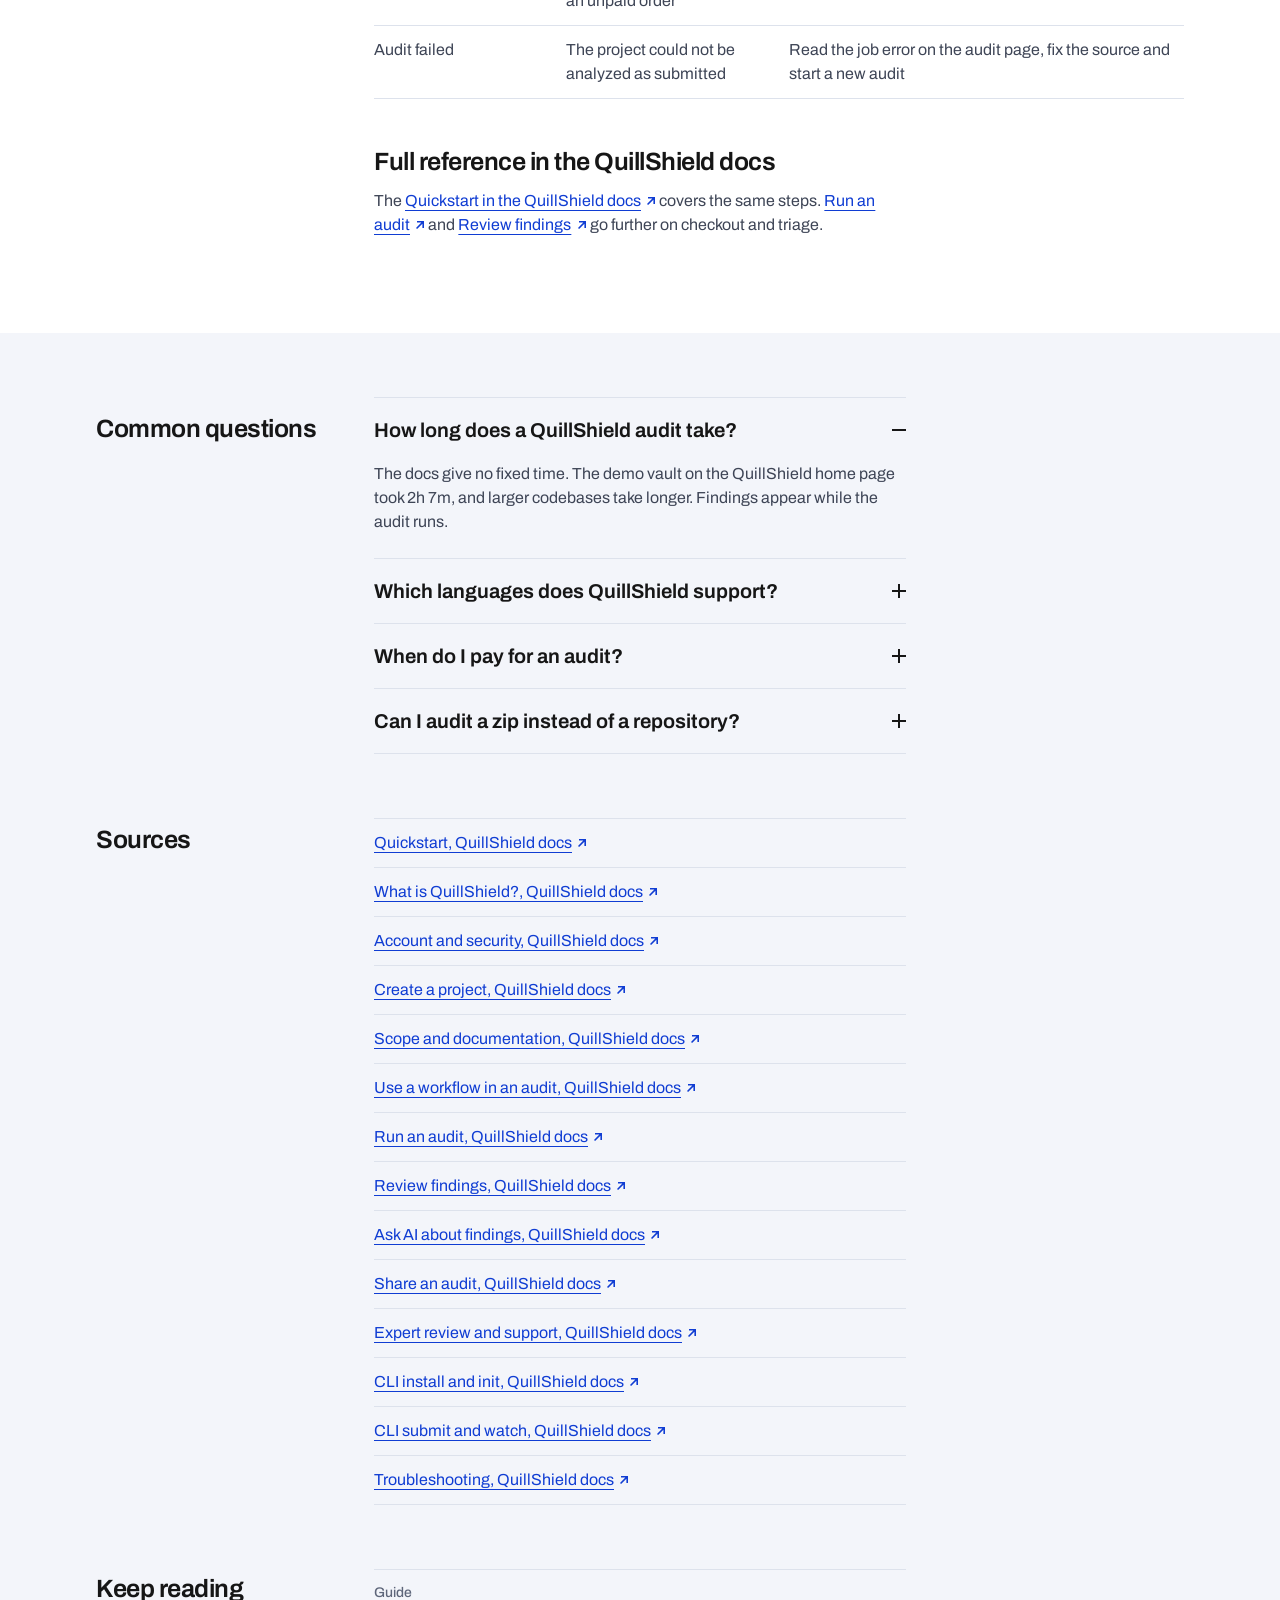
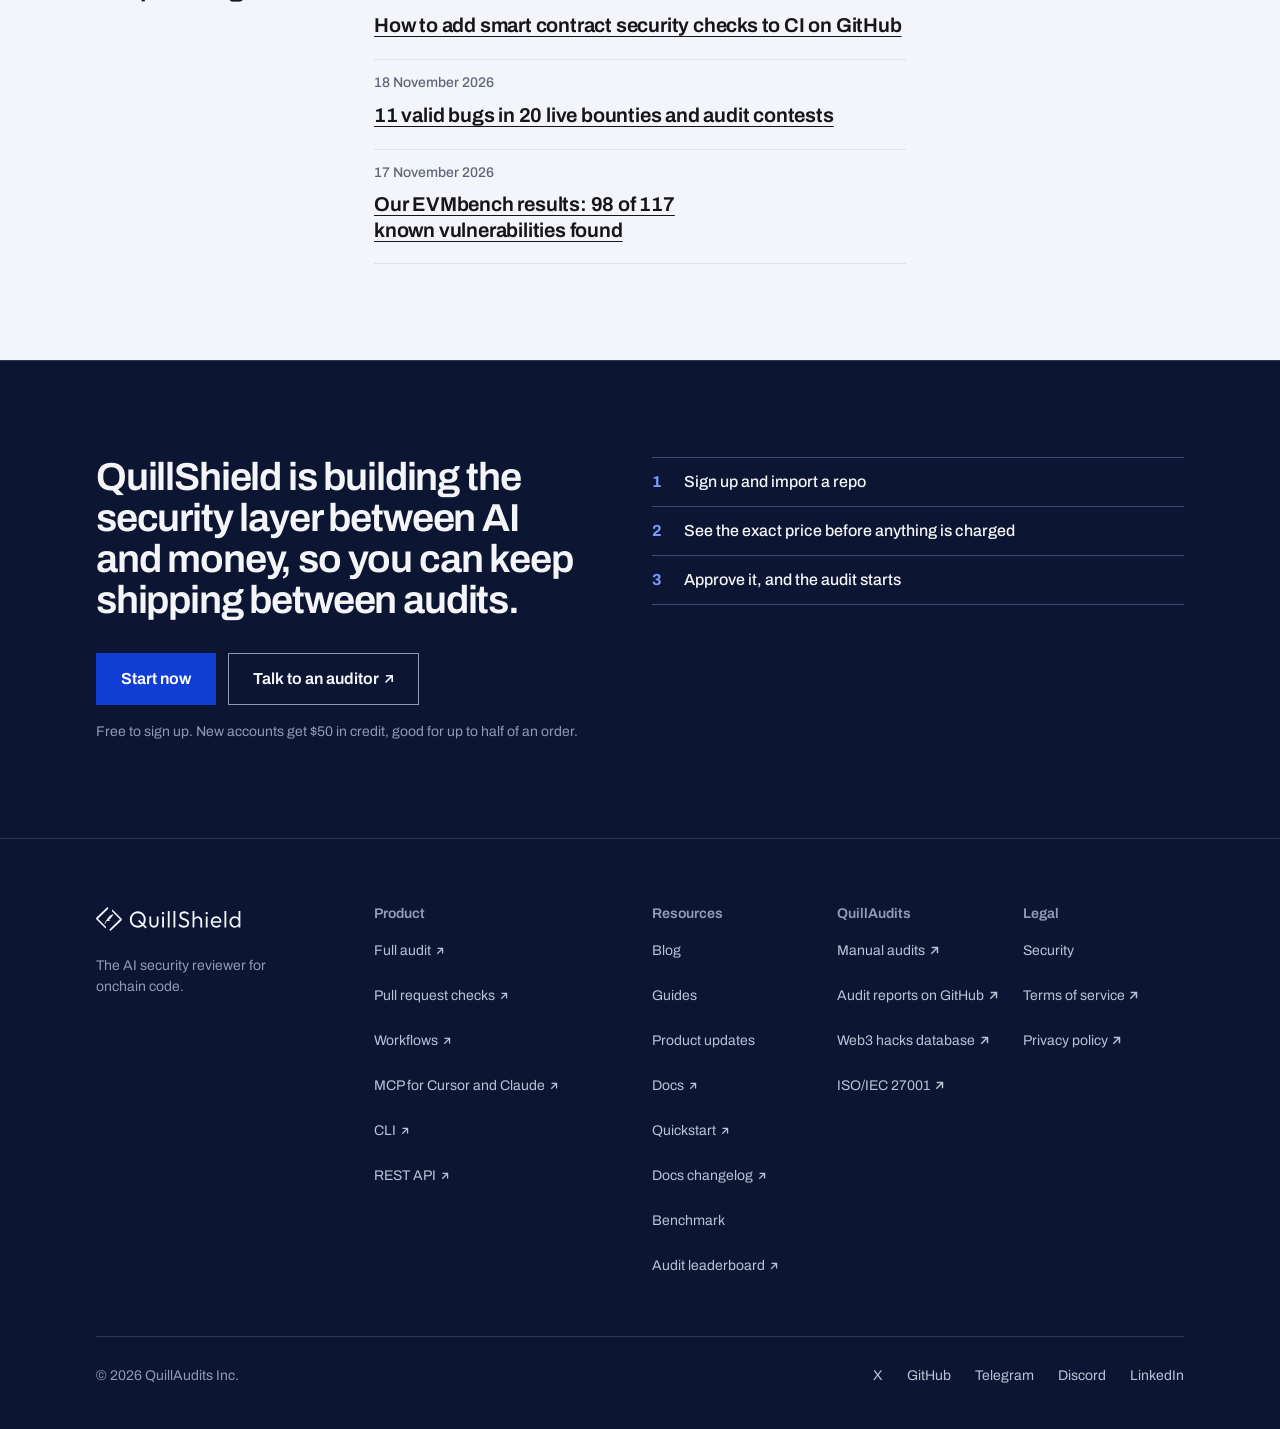
<file: guides/run-your-first-audit/index.html>
<!doctype html>
<html lang="en">
<head>
<meta charset="utf-8">
<meta name="viewport" content="width=device-width, initial-scale=1">
<script>
(function(){var d=document.documentElement;d.classList.add('js');
try{if(!window.matchMedia('(prefers-reduced-motion: reduce)').matches){d.classList.add('anim');
setTimeout(function(){d.classList.remove('anim')},7000)}}catch(e){}})();
</script>
<title>Run your first smart contract audit, from sign-up to report</title>
<meta name="description" content="Sign up for QuillShield, import a Solidity project, choose the files in scope, pay and read the findings. Every button is named as the docs name it.">
<link rel="canonical" href="https://shield.quillaudits.com/guides/run-your-first-audit/">
<meta name="robots" content="noindex">
<meta name="color-scheme" content="light">
<meta name="theme-color" content="#103DD3">
<meta property="og:type" content="article">
<meta property="og:site_name" content="QuillShield">
<meta property="og:locale" content="en_US">
<meta property="og:url" content="https://shield.quillaudits.com/guides/run-your-first-audit/">
<meta property="og:title" content="Run your first smart contract audit, from sign-up to report">
<meta property="og:description" content="Sign up for QuillShield, import a Solidity project, choose the files in scope, pay and read the findings. Every button is named as the docs name it.">
<meta property="og:image" content="https://rkg-eth.github.io/quillshield/og.png">
<meta property="og:image:type" content="image/png">
<meta property="og:image:width" content="1200">
<meta property="og:image:height" content="630">
<meta property="og:image:alt" content="QuillShield. The AI security reviewer for onchain code. AI agents that review every pull request, starting from a full audit.">
<meta property="article:published_time" content="2026-11-17T00:00:00Z">
<meta property="article:modified_time" content="2026-11-17T00:00:00Z">
<meta name="twitter:card" content="summary_large_image">
<meta name="twitter:site" content="@QuillAudits_AI">
<meta name="twitter:title" content="Run your first smart contract audit, from sign-up to report">
<meta name="twitter:description" content="Sign up for QuillShield, import a Solidity project, choose the files in scope, pay and read the findings. Every button is named as the docs name it.">
<meta name="twitter:image" content="https://rkg-eth.github.io/quillshield/og.png">
<meta name="twitter:image:alt" content="QuillShield. The AI security reviewer for onchain code. AI agents that review every pull request, starting from a full audit.">
<link rel="icon" href="../../favicon.svg" type="image/svg+xml">
<link rel="icon" href="../../favicon.ico" sizes="32x32">
<link rel="apple-touch-icon" href="../../apple-touch-icon.png">
<link rel="preload" href="../../archivo.woff2" as="font" type="font/woff2" crossorigin>
<link rel="stylesheet" href="../../site.css?v=7cbb2839">
<script src="../../motion.js?v=b346b1ef" defer></script>
<script type="application/ld+json">{"@context":"https://schema.org","@graph":[{"@type":"TechArticle","@id":"https://shield.quillaudits.com/guides/run-your-first-audit/#article","mainEntityOfPage":"https://shield.quillaudits.com/guides/run-your-first-audit/","headline":"Run your first smart contract audit, from sign-up to report","description":"Sign up for QuillShield, import a Solidity project, choose the files in scope, pay and read the findings. Every button is named as the docs name it.","image":["https://shield.quillaudits.com/og.png"],"datePublished":"2026-11-17T00:00:00Z","dateModified":"2026-11-17T00:00:00Z","inLanguage":"en","author":{"@type":"Organization","name":"The QuillShield team","url":"https://shield.quillaudits.com/"},"publisher":{"@type":"Organization","@id":"https://www.quillaudits.com/#organization","name":"QuillAudits","url":"https://www.quillaudits.com/","logo":{"@type":"ImageObject","url":"https://www.quillaudits.com/logo/quillaudits-full.svg"}}},{"@type":"BreadcrumbList","@id":"https://shield.quillaudits.com/guides/run-your-first-audit/#breadcrumb","itemListElement":[{"@type":"ListItem","position":1,"name":"QuillShield","item":"https://shield.quillaudits.com/"},{"@type":"ListItem","position":2,"name":"Guides","item":"https://shield.quillaudits.com/guides/"},{"@type":"ListItem","position":3,"name":"Run your first smart contract audit, from sign-up to report","item":"https://shield.quillaudits.com/guides/run-your-first-audit/"}]}]}</script>
<script type="application/ld+json">{"@context":"https://schema.org","@type":"FAQPage","@id":"https://shield.quillaudits.com/guides/run-your-first-audit/#faq","mainEntity":[{"@type":"Question","name":"How long does a QuillShield audit take?","acceptedAnswer":{"@type":"Answer","text":"The docs give no fixed time. The demo vault on the QuillShield home page took 2h 7m, and larger codebases take longer. Findings appear while the audit runs."}},{"@type":"Question","name":"Which languages does QuillShield support?","acceptedAnswer":{"@type":"Answer","text":"Solidity is supported today, for Foundry projects."}},{"@type":"Question","name":"When do I pay for an audit?","acceptedAnswer":{"@type":"Answer","text":"You see the exact price before anything is charged, and the audit starts when the order is paid. New accounts get $50 in credit, good for up to half of an order, and it expires after six months."}},{"@type":"Question","name":"Can I audit a zip instead of a repository?","acceptedAnswer":{"@type":"Answer","text":"Yes. You can upload a Foundry zip of up to 50 MiB, a folder or a single .sol file. An upload gets a full audit and no pull request checks, because checks need a GitHub or GitLab.com repository."}}]}</script>
</head>
<body class="t-light">
<a class="skip" href="#main">Skip to content</a>

<header class="nav t-blue" id="nav">
  <div class="wrap nav__in">
    <a class="logo" href="../../" aria-label="QuillShield home">
      <svg xmlns="http://www.w3.org/2000/svg" viewBox="0 0 146 24" fill="currentColor" role="img" aria-label="QuillShield"><path d="M25.4609 13.4607L14.4305 24L13.4551 22.5103L23.885 12.2317V12.1945L15.8187 4.07584L16.419 2.39999L25.9486 12.12L25.4609 13.4607Z"/><path d="M0.451573 10.5766L11.5151 0L12.4935 1.48966L2.03208 11.8055V11.8428L10.1604 19.9242L9.55829 21.6L0 11.9172L0.451573 10.5766Z"/><path d="M8.40918 17.04C8.52165 16.6432 8.67162 16.2861 8.82156 15.929C9.45892 14.5404 10.1251 13.3104 11.0624 12.1598C12.2996 10.6917 13.458 9.12869 15.0654 8.10365C15.7948 7.63846 16.7439 7.24918 17.5312 6.97145C17.4562 7.01112 17.5687 6.93178 17.5312 6.97145L17.1587 7.63846C16.6831 8.41385 16.3978 8.9954 15.9448 9.66015C15.9073 9.73949 15.8698 9.73949 15.7948 9.73949C15.4949 9.81884 15.1575 9.8982 14.8201 9.8982C14.9326 10.0569 15.12 10.1363 15.27 10.2156C15.345 10.2553 15.4949 10.2553 15.5324 10.3743C15.5324 10.4537 15.4199 10.5727 15.3825 10.6521C15.3075 10.8504 15.1575 10.9695 14.9701 11.0091C14.6701 11.0885 14.3702 11.1679 14.0328 11.1679C14.0328 11.2472 14.0703 11.2472 14.1078 11.2869C14.2952 11.4456 14.5202 11.5646 14.7451 11.644C14.8201 11.6837 14.8201 11.7233 14.7826 11.8027C14.7076 12.0011 14.5576 12.0804 14.3702 12.1201C13.8828 12.2788 13.3954 12.3978 12.908 12.4375H12.8706C12.983 12.5565 13.0955 12.6359 13.208 12.7153C13.4329 12.8343 13.6579 12.9136 13.9203 12.993C13.9578 12.993 13.9953 13.0327 13.9578 13.0723C13.7703 13.3501 13.5829 13.6278 13.3205 13.8262C13.133 14.0246 12.908 14.0246 12.6456 14.0246H11.7833C11.5584 14.0246 11.3335 14.0246 11.1085 14.0642C10.921 14.1039 10.7711 14.1833 10.6586 14.342C10.2837 14.7784 10.0588 15.3339 9.79634 15.8497L9.68386 16.0877C9.60887 16.4052 9.42142 16.5639 9.15898 16.6829C8.93405 16.7226 8.67162 16.8813 8.40918 17.04Z"/><path d="M41.829 20.629Q40.145 20.629 38.696 20.001Q37.246 19.372 36.158 18.252Q35.07 17.131 34.462 15.648Q33.854 14.165 33.854 12.465Q33.854 10.756 34.458 9.285Q35.062 7.814 36.142 6.702Q37.223 5.589 38.661 4.968Q40.1 4.347 41.783 4.347Q43.466 4.347 44.909 4.968Q46.351 5.589 47.435 6.702Q48.518 7.814 49.126 9.296Q49.735 10.779 49.735 12.488Q49.735 14.188 49.131 15.671Q48.527 17.154 47.446 18.263Q46.366 19.372 44.931 20.001Q43.497 20.629 41.829 20.629ZM49.569 21.525 42.02 13.977 43.251 12.746 50.8 20.294ZM41.783 18.788Q43.529 18.788 44.87 17.97Q46.211 17.151 46.982 15.724Q47.754 14.297 47.754 12.465Q47.754 11.103 47.31 9.958Q46.867 8.813 46.065 7.964Q45.264 7.115 44.177 6.651Q43.091 6.188 41.783 6.188Q40.051 6.188 38.71 6.995Q37.369 7.802 36.602 9.218Q35.834 10.633 35.834 12.465Q35.834 13.828 36.278 14.991Q36.722 16.155 37.516 17.001Q38.311 17.847 39.404 18.318Q40.497 18.788 41.783 18.788Z M57.955 20.629Q56.623 20.629 55.576 20.024Q54.528 19.418 53.943 18.35Q53.357 17.281 53.357 15.873V9.58H55.198V15.794Q55.198 16.733 55.53 17.423Q55.862 18.113 56.489 18.492Q57.116 18.871 57.959 18.871Q59.243 18.871 59.977 18.043Q60.711 17.214 60.711 15.794V9.58H62.552V15.874Q62.552 17.283 61.966 18.358Q61.381 19.432 60.346 20.031Q59.31 20.629 57.955 20.629Z M66.131 20.4V9.58H67.972V20.4ZM67.047 7.333Q66.535 7.333 66.193 6.975Q65.851 6.617 65.851 6.105Q65.851 5.584 66.193 5.234Q66.535 4.885 67.047 4.885Q67.583 4.885 67.922 5.234Q68.261 5.584 68.261 6.105Q68.261 6.617 67.922 6.975Q67.583 7.333 67.047 7.333Z M71.809 20.4V4.118H73.65V20.4Z M77.479 20.4V4.118H79.319V20.4Z M87.914 20.629Q86.056 20.629 84.728 19.938Q83.4 19.246 82.389 17.961L83.703 16.656Q84.479 17.746 85.507 18.293Q86.534 18.84 87.988 18.84Q89.454 18.84 90.351 18.187Q91.249 17.535 91.249 16.384Q91.249 15.471 90.824 14.894Q90.399 14.317 89.702 13.946Q89.005 13.576 88.17 13.287Q87.336 12.998 86.501 12.666Q85.667 12.333 84.97 11.834Q84.273 11.334 83.848 10.546Q83.423 9.757 83.423 8.538Q83.423 7.23 84.061 6.294Q84.699 5.358 85.804 4.852Q86.909 4.347 88.306 4.347Q89.852 4.347 91.07 4.948Q92.288 5.549 93.084 6.554L91.77 7.859Q91.048 7.003 90.21 6.57Q89.371 6.136 88.263 6.136Q86.935 6.136 86.143 6.737Q85.352 7.338 85.352 8.415Q85.352 9.259 85.777 9.783Q86.202 10.307 86.899 10.659Q87.596 11.011 88.431 11.299Q89.265 11.586 90.099 11.93Q90.934 12.273 91.631 12.799Q92.328 13.324 92.753 14.15Q93.178 14.976 93.178 16.232Q93.178 18.308 91.758 19.468Q90.338 20.629 87.914 20.629Z M104.323 20.4V14.074Q104.323 12.743 103.518 11.904Q102.712 11.065 101.41 11.065Q100.524 11.065 99.846 11.45Q99.168 11.835 98.783 12.511Q98.398 13.186 98.398 14.065L97.602 13.619Q97.602 12.385 98.165 11.425Q98.727 10.464 99.707 9.908Q100.688 9.351 101.927 9.351Q103.167 9.351 104.124 9.909Q105.082 10.467 105.623 11.453Q106.164 12.439 106.164 13.73V20.4ZM96.557 20.4V4.118H98.398V20.4Z M109.775 20.4V9.58H111.616V20.4ZM110.691 7.333Q110.179 7.333 109.837 6.975Q109.495 6.617 109.495 6.105Q109.495 5.584 109.837 5.234Q110.179 4.885 110.691 4.885Q111.226 4.885 111.566 5.234Q111.905 5.584 111.905 6.105Q111.905 6.617 111.566 6.975Q111.226 7.333 110.691 7.333Z M120.457 20.629Q118.834 20.629 117.543 19.893Q116.252 19.158 115.502 17.874Q114.752 16.59 114.752 14.981Q114.752 13.381 115.486 12.109Q116.22 10.836 117.488 10.094Q118.756 9.351 120.319 9.351Q121.811 9.351 122.956 10.031Q124.101 10.71 124.755 11.904Q125.409 13.098 125.409 14.635Q125.409 14.841 125.383 15.093Q125.357 15.345 125.297 15.671H116.043V14.134H124.31L123.645 14.709Q123.651 13.573 123.248 12.757Q122.844 11.941 122.094 11.493Q121.344 11.045 120.282 11.045Q119.166 11.045 118.331 11.531Q117.497 12.016 117.034 12.88Q116.572 13.745 116.572 14.921Q116.572 16.115 117.057 17.014Q117.543 17.912 118.427 18.409Q119.312 18.906 120.477 18.906Q121.418 18.906 122.217 18.565Q123.016 18.224 123.571 17.558L124.753 18.754Q123.986 19.659 122.863 20.144Q121.739 20.629 120.457 20.629Z M128.45 20.4V4.118H130.291V20.4Z M138.714 20.629Q137.217 20.629 136.024 19.887Q134.831 19.144 134.136 17.871Q133.441 16.599 133.441 15.01Q133.441 13.398 134.135 12.124Q134.829 10.851 136.025 10.101Q137.22 9.351 138.714 9.351Q139.93 9.351 140.917 9.85Q141.903 10.35 142.531 11.246Q143.159 12.142 143.254 13.324V16.647Q143.151 17.812 142.538 18.713Q141.926 19.613 140.937 20.121Q139.948 20.629 138.714 20.629ZM139.023 18.891Q140.099 18.891 140.908 18.392Q141.716 17.893 142.172 17.016Q142.627 16.138 142.627 14.998Q142.627 13.836 142.166 12.96Q141.705 12.084 140.894 11.586Q140.082 11.088 139.004 11.088Q137.927 11.088 137.105 11.588Q136.283 12.087 135.808 12.965Q135.333 13.843 135.333 14.99Q135.333 16.129 135.806 17.013Q136.278 17.897 137.115 18.394Q137.951 18.891 139.023 18.891ZM144.359 20.4H142.518V17.497L142.876 14.844L142.518 12.23V4.118H144.359Z"/></svg>
    </a>
    <nav class="nav__links" aria-label="Primary">
      <a href="../../#findings">Independent test</a>
      <a href="../../#how">How it works</a>
      <a href="../../#benchmark">Benchmark</a>
      <a href="../../#code">Security</a>
      <a href="../../blog/">Blog</a>
      <a class="ext" href="https://www.quillaudits.com/quillshield" target="_blank" rel="noopener" title="Opens in a new tab">Docs</a>
    </nav>
    <div class="nav__cta">
      <a class="nav__signin" href="https://shield.quillaudits.com/login">Sign in</a>
      <a class="btn btn--primary btn--sm" href="https://shield.quillaudits.com/register">Start now</a>
      <details class="menu">
        <summary><span class="menu__lab">Menu</span><span class="menu__lab menu__lab--x">Close</span></summary>
        <nav class="menu__panel" aria-label="Primary">
          <a class="menu__start" href="https://shield.quillaudits.com/register">Start now</a>
          <a href="../../#findings">Independent test</a>
          <a href="../../#how">How it works</a>
          <a href="../../#benchmark">Benchmark</a>
          <a href="../../#code">Security</a>
          <a href="../../blog/">Blog</a>
          <a class="ext" href="https://www.quillaudits.com/quillshield" target="_blank" rel="noopener" title="Opens in a new tab">Docs</a>
          <a class="ext" href="https://calendly.com/akshadh-a-quillaudits/30min" target="_blank" rel="noopener" title="Opens in a new tab">Talk to an auditor</a>
          <a class="menu__signin" href="https://shield.quillaudits.com/login">Sign in</a>
        </nav>
      </details>
    </div>
  </div>
</header>
<script>
(function(){
  var d=document, m=d.querySelector('.menu');
  if(!m){return}
  var s=m.querySelector('summary');
  function shut(back){if(m.open){m.open=false;if(back){s.focus()}}}
  /* the phone menu closes after a choice, on Escape, on a press outside it and when focus leaves it */
  m.addEventListener('click',function(e){if(e.target.closest('.menu__panel a')){shut()}});
  d.addEventListener('keydown',function(e){if(e.key==='Escape'&&m.open){shut(true)}});
  d.addEventListener('pointerdown',function(e){if(m.open&&!m.contains(e.target)){shut()}});
  m.addEventListener('focusout',function(e){if(m.open&&e.relatedTarget&&!m.contains(e.relatedTarget)){shut()}});
  /* a table or a code block is a Tab stop only while it scrolls sideways */
  d.addEventListener('DOMContentLoaded',function(){
    var sc=[].slice.call(d.querySelectorAll('.tscroll,.prose pre'));
    function tab(){sc.forEach(function(x){if(x.scrollWidth>x.clientWidth+1){x.setAttribute('tabindex','0')}else{x.removeAttribute('tabindex')}})}
    if(sc.length){tab();window.addEventListener('resize',tab);if(d.fonts&&d.fonts.ready){d.fonts.ready.then(tab)}}
  });
})();
</script>

<main id="main">
<article>
<header class="phead phead--doc t-blue">
  <div class="wrap">
    <nav class="crumbs" aria-label="Breadcrumb"><ol><li><a href="../../">QuillShield</a></li><li><a href="../../guides/">Guides</a></li><li class="sr-only" aria-current="page">Run your first smart contract audit, from sign-up to report</li></ol></nav>
    <h1>Run your first smart contract audit, from <span class="nb">sign-up</span> to report</h1>
    <p class="lede">To run your first QuillShield audit, sign up, create a project from your Solidity repository or a zip, choose the files in scope, check the quote and pay. The audit starts when the order is paid. Findings appear while it runs, and the finished report downloads as Markdown or PDF.</p>
    <p class="phead__meta">Last updated <time datetime="2026-11-17">17 November 2026</time>. 4 minute read. By the QuillShield team.</p>
  </div>
</header>
<div class="doc">
  <div class="wrap rail">
    <div class="prose">
<p>When you finish this guide you will have a completed full audit of your Solidity project in QuillShield, with findings grouped by severity, a status your team sets on each one, and a report to download or share. The QuillShield docs give no fixed time for an audit. The demo vault on the <a href="../../">QuillShield home page</a> took 2h&nbsp;7m, and larger codebases take longer.</p>
<h2 id="what-do-you-need-before-your-first-audit">What do you need before your first audit?</h2>
<ul>
<li>A Solidity project built with Foundry. That is what QuillShield supports today.</li>
<li>The code as a GitHub or GitLab.com repository, a git URL, a Foundry <code>.zip</code> of up to 50 MiB, a folder, or a single <code>.sol</code> file. Use a GitHub or GitLab.com repository if you want pull request checks later, because an upload gets a full audit and no checks.</li>
<li>A way to pay the quote through Stripe Checkout. New accounts get $50 in credit, good for up to half of an order, and it expires after six months.</li>
<li>The admin or owner role, if you are joining an existing organization, because only those roles create projects.</li>
</ul>
<h2 id="how-do-you-run-a-full-audit-in-quillshield">How do you run a full audit in QuillShield?</h2>
<ol class="stps">
<li><span class="stp__n num">1</span> Create your account. Open the <a href="https://shield.quillaudits.com/register">sign-up page</a>. Register with email and password, or choose one of the <strong>Continue with</strong> buttons shown, for Google, GitHub or GitLab, and accept the Terms of Service. Email sign-up ends with a 2FA code sent to your inbox.</li>
<li><span class="stp__n num">2</span> Start a project. Go to <strong>Projects&nbsp;→ New project</strong> and pick a source tab: <strong>GitHub</strong>, <strong>GitLab.com</strong>, <strong>Git URL</strong> or <strong>Zip / folder / .sol</strong>. For GitHub or GitLab.com, connect the account under <strong>Settings&nbsp;→ Integrations</strong> first, unless you signed in with it. Then pick the repository and a branch, tag or commit.</li>
<li><span class="stp__n num">3</span> Choose the scope. On <strong>Scope</strong>, select the <code>.sol</code> files to audit. Tests, <code>lib/</code>, mocks, scripts and generated folders are left out by default. Click <strong>Save &amp; continue</strong>.</li>
<li><span class="stp__n num">4</span> Attach documents, or skip. On <strong>Docs</strong>, upload PDF or Markdown, paste text or import a public URL. The limits are 24 files, 10 MiB each, 40 MiB in total and 80 PDF pages. Click <strong>Continue</strong>, or <strong>Skip</strong>.</li>
<li><span class="stp__n num">5</span> Keep the default workflow. If your workspace shows a <strong>Workflow</strong> step, leave the <strong>QuillShield Audit Agent</strong> selected and click <strong>Save &amp; continue</strong>. Workspaces without workflows do not have this step.</li>
<li><span class="stp__n num">6</span> Review and pay. On the last step, <strong>Review &amp; pay</strong>, check the quote, which shows the exact price before anything is charged. Your credit and any wallet balance are applied first, and the rest is paid through Stripe Checkout. The audit starts by itself when the order is paid.</li>
<li><span class="stp__n num">7</span> Watch it run. The audit page streams status and findings as the job moves through <strong>Preparing</strong>, <strong>Mapping</strong>, <strong>Modeling</strong>, <strong>Consolidating</strong> and <strong>Finalizing</strong>. <strong>Cancel</strong> works while the job is queued, building or running.</li>
<li><span class="stp__n num">8</span> Read the results. Open <strong>Audits</strong> and select the job. Mark each finding as open, acknowledged, fixed or false positive, then download the <strong>Report (Markdown / PDF / JSON)</strong>.</li>
</ol>
<p>From a terminal, three commands do the same. <code>qs init</code> asks for the API URL, which is <code>https://api.quillaudits.ai</code>, and an API key from <strong>Settings&nbsp;→ API keys</strong>. Without <code>--yes</code>, <code>qs audit</code> asks you to confirm the charge. Add <code>--yes</code> only in CI, where it skips that question.</p>
<pre class="term term--wide t-dark" tabindex="0"><code>npm install -g @quillaudits/cli
qs init
qs audit https://github.com/org/contract --ref main --watch
</code></pre>
<h2 id="what-does-a-finished-audit-include">What does a finished audit include?</h2>
<ul>
<li>Findings grouped by severity, from critical to info, each with a title, a description, the impact and the code locations.</li>
<li>Proof of concept (PoC) results. A full audit may include a PoC status on a finding (none, pending, passed or failed) and a <strong>PoC bundle</strong> to download.</li>
<li>The report in Markdown or PDF, and <strong>Artifacts</strong>, which may include <code>recon.md</code> and <code>invariants.md</code>.</li>
<li><strong>Ask AI</strong>, a chat that answers from the saved findings without re-running the audit.</li>
<li><strong>Share</strong>, a read-only public link to the findings and report with no PoCs or source code, and <strong>Publish</strong>, which lists the audit on the QuillAudits leaderboard, as a public report, or both. Neither happens unless you choose it.</li>
<li><strong>Verify findings with expert</strong>, a form that asks a QuillAudits auditor to check specific findings.</li>
</ul>
<p>On a git project, this audit is also the baseline for pull request checks, and it comes with five. Next, <a href="../../guides/check-every-pull-request-on-github/">check every pull request on GitHub</a>.</p>
<h2 id="common-problems-when-starting-an-audit">Common problems when starting an audit</h2>
<div class="tscroll tscroll--wide" role="region" aria-label="Table: What you see, Why, What to do" tabindex="0"><table>
<thead>
<tr>
<th scope="col">What you see</th>
<th scope="col">Why</th>
<th scope="col">What to do</th>
</tr>
</thead>
<tbody>
<tr>
<th scope="row">Checkout says payment is required</th>
<td>An amount is still due on the order</td>
<td>Finish Stripe Checkout, or add prepaid balance under <strong>Billing</strong> and retry. The sign-up credit covers up to half of an order</td>
</tr>
<tr>
<th scope="row">A private repository will not import</th>
<td>QuillShield has no access to it</td>
<td>Connect your GitHub or GitLab.com account under <strong>Settings&nbsp;→ Integrations</strong>, or install the GitHub App</td>
</tr>
<tr>
<th scope="row"><code>scope_changed</code></th>
<td>The scope was edited after an unpaid order</td>
<td>Save the scope again and get a fresh quote</td>
</tr>
<tr>
<th scope="row">Audit failed</th>
<td>The project could not be analyzed as submitted</td>
<td>Read the job error on the audit page, fix the source and start a new audit</td>
</tr>
</tbody>
</table></div>
<h2 id="full-reference-in-the-quillshield-docs">Full reference in the QuillShield docs</h2>
<p>The <a class="ext" href="https://www.quillaudits.com/quillshield/guides/getting-started/quickstart" target="_blank" rel="noopener" title="Opens in a new tab">Quickstart in the QuillShield docs</a> covers the same steps. <a class="ext" href="https://www.quillaudits.com/quillshield/guides/guides/run-an-audit" target="_blank" rel="noopener" title="Opens in a new tab">Run an audit</a> and <a class="ext" href="https://www.quillaudits.com/quillshield/guides/guides/review-findings" target="_blank" rel="noopener" title="Opens in a new tab">Review findings</a> go further on checkout and triage.</p>
    </div>
  </div>
</div>
<div class="after t-tint">
  <div class="wrap">
      <section class="aft rail" aria-labelledby="h-questions"><h2 class="aft__h" id="h-questions">Common questions</h2><div class="rail__b faq"><details open><summary><h3 class="faq__q">How long does a QuillShield audit take?</h3><i class="pm" aria-hidden="true"></i></summary><div class="faq__a"><p>The docs give no fixed time. The demo vault on the QuillShield home page took 2h&nbsp;7m, and larger codebases take longer. Findings appear while the audit runs.</p></div></details><details><summary><h3 class="faq__q">Which languages does QuillShield support?</h3><i class="pm" aria-hidden="true"></i></summary><div class="faq__a"><p>Solidity is supported today, for Foundry projects.</p></div></details><details><summary><h3 class="faq__q">When do I pay for an audit?</h3><i class="pm" aria-hidden="true"></i></summary><div class="faq__a"><p>You see the exact price before anything is charged, and the audit starts when the order is paid. New accounts get $50 in credit, good for up to half of an order, and it expires after six months.</p></div></details><details><summary><h3 class="faq__q">Can I audit a zip instead of a repository?</h3><i class="pm" aria-hidden="true"></i></summary><div class="faq__a"><p>Yes. You can upload a Foundry zip of up to 50 MiB, a folder or a single .sol file. An upload gets a full audit and no pull request checks, because checks need a GitHub or GitLab.com repository.</p></div></details></div></section>
      <section class="aft rail" aria-labelledby="h-sources"><h2 class="aft__h" id="h-sources">Sources</h2><ul class="rail__b srcs"><li><a class="tlink ext" href="https://www.quillaudits.com/quillshield/guides/getting-started/quickstart" target="_blank" rel="noopener" title="Opens in a new tab">Quickstart, QuillShield docs</a></li><li><a class="tlink ext" href="https://www.quillaudits.com/quillshield/guides/what-is-quillshield" target="_blank" rel="noopener" title="Opens in a new tab">What is QuillShield?, QuillShield docs</a></li><li><a class="tlink ext" href="https://www.quillaudits.com/quillshield/guides/guides/account-and-security" target="_blank" rel="noopener" title="Opens in a new tab">Account and security, QuillShield docs</a></li><li><a class="tlink ext" href="https://www.quillaudits.com/quillshield/guides/guides/create-a-project" target="_blank" rel="noopener" title="Opens in a new tab">Create a project, QuillShield docs</a></li><li><a class="tlink ext" href="https://www.quillaudits.com/quillshield/guides/guides/scope-and-documentation" target="_blank" rel="noopener" title="Opens in a new tab">Scope and documentation, QuillShield docs</a></li><li><a class="tlink ext" href="https://www.quillaudits.com/quillshield/guides/guides/workflows/use-a-workflow-in-an-audit" target="_blank" rel="noopener" title="Opens in a new tab">Use a workflow in an audit, QuillShield docs</a></li><li><a class="tlink ext" href="https://www.quillaudits.com/quillshield/guides/guides/run-an-audit" target="_blank" rel="noopener" title="Opens in a new tab">Run an audit, QuillShield docs</a></li><li><a class="tlink ext" href="https://www.quillaudits.com/quillshield/guides/guides/review-findings" target="_blank" rel="noopener" title="Opens in a new tab">Review findings, QuillShield docs</a></li><li><a class="tlink ext" href="https://www.quillaudits.com/quillshield/guides/guides/ask-ai-about-findings" target="_blank" rel="noopener" title="Opens in a new tab">Ask AI about findings, QuillShield docs</a></li><li><a class="tlink ext" href="https://www.quillaudits.com/quillshield/guides/guides/share-an-audit" target="_blank" rel="noopener" title="Opens in a new tab">Share an audit, QuillShield docs</a></li><li><a class="tlink ext" href="https://www.quillaudits.com/quillshield/guides/guides/expert-review-and-support" target="_blank" rel="noopener" title="Opens in a new tab">Expert review and support, QuillShield docs</a></li><li><a class="tlink ext" href="https://www.quillaudits.com/quillshield/developers/cli-install-and-init" target="_blank" rel="noopener" title="Opens in a new tab">CLI install and init, QuillShield docs</a></li><li><a class="tlink ext" href="https://www.quillaudits.com/quillshield/developers/cli-submit-and-watch" target="_blank" rel="noopener" title="Opens in a new tab">CLI submit and watch, QuillShield docs</a></li><li><a class="tlink ext" href="https://www.quillaudits.com/quillshield/guides/reference/troubleshooting" target="_blank" rel="noopener" title="Opens in a new tab">Troubleshooting, QuillShield docs</a></li></ul></section>
      <nav class="aft rail" aria-labelledby="h-next"><h2 class="aft__h" id="h-next">Keep reading</h2><ul class="rail__b next"><li class="row"><p class="row__k">Guide</p><h3 class="row__t"><a href="../../guides/check-every-pull-request-on-github/"><span>How to add smart contract security checks to CI on GitHub</span></a></h3></li><li class="row"><p class="row__k"><time datetime="2026-11-18">18 November 2026</time></p><h3 class="row__t"><a href="../../blog/bug-bounty-and-contest-results/"><span>11 valid bugs in 20 live bounties and audit contests</span></a></h3></li><li class="row"><p class="row__k"><time datetime="2026-11-17">17 November 2026</time></p><h3 class="row__t"><a href="../../blog/evmbench-results/"><span>Our EVMbench results: 98&nbsp;of&nbsp;117 known vulnerabilities found</span></a></h3></li></ul></nav>
  </div>
</div>
</article>
<section class="sec sec--band close t-dark" aria-label="Get started">
  <div class="wrap close__grid">
    <div class="close__main">
      <p class="close__t">QuillShield is building the security layer between AI and money, so you can keep shipping between audits.</p>
      <div class="close__cta">
        <a class="btn btn--primary" href="https://shield.quillaudits.com/register">Start now</a>
        <a class="btn btn--ghost ext" href="https://calendly.com/akshadh-a-quillaudits/30min" target="_blank" rel="noopener" title="Opens in a new tab">Talk to an auditor</a>
      </div>
      <p class="close__note">Free to sign up. New accounts get $50 in credit, good for up to half of an order.</p>
    </div>
    <ol class="start" aria-label="How to start">
      <li><span class="start__n num">1</span><span>Sign up and import a repo</span></li>
      <li><span class="start__n num">2</span><span>See the exact price before anything is charged</span></li>
      <li><span class="start__n num">3</span><span>Approve it, and the audit starts</span></li>
    </ol>
  </div>
</section>
</main>

<footer class="foot t-dark">
  <div class="wrap">
    <nav class="foot__top" aria-label="Footer">
      <div class="foot__brand">
        <a class="logo" href="../../" aria-label="QuillShield home">
          <svg xmlns="http://www.w3.org/2000/svg" viewBox="0 0 146 24" fill="currentColor" aria-hidden="true"><path d="M25.4609 13.4607L14.4305 24L13.4551 22.5103L23.885 12.2317V12.1945L15.8187 4.07584L16.419 2.39999L25.9486 12.12L25.4609 13.4607Z"/><path d="M0.451573 10.5766L11.5151 0L12.4935 1.48966L2.03208 11.8055V11.8428L10.1604 19.9242L9.55829 21.6L0 11.9172L0.451573 10.5766Z"/><path d="M8.40918 17.04C8.52165 16.6432 8.67162 16.2861 8.82156 15.929C9.45892 14.5404 10.1251 13.3104 11.0624 12.1598C12.2996 10.6917 13.458 9.12869 15.0654 8.10365C15.7948 7.63846 16.7439 7.24918 17.5312 6.97145C17.4562 7.01112 17.5687 6.93178 17.5312 6.97145L17.1587 7.63846C16.6831 8.41385 16.3978 8.9954 15.9448 9.66015C15.9073 9.73949 15.8698 9.73949 15.7948 9.73949C15.4949 9.81884 15.1575 9.8982 14.8201 9.8982C14.9326 10.0569 15.12 10.1363 15.27 10.2156C15.345 10.2553 15.4949 10.2553 15.5324 10.3743C15.5324 10.4537 15.4199 10.5727 15.3825 10.6521C15.3075 10.8504 15.1575 10.9695 14.9701 11.0091C14.6701 11.0885 14.3702 11.1679 14.0328 11.1679C14.0328 11.2472 14.0703 11.2472 14.1078 11.2869C14.2952 11.4456 14.5202 11.5646 14.7451 11.644C14.8201 11.6837 14.8201 11.7233 14.7826 11.8027C14.7076 12.0011 14.5576 12.0804 14.3702 12.1201C13.8828 12.2788 13.3954 12.3978 12.908 12.4375H12.8706C12.983 12.5565 13.0955 12.6359 13.208 12.7153C13.4329 12.8343 13.6579 12.9136 13.9203 12.993C13.9578 12.993 13.9953 13.0327 13.9578 13.0723C13.7703 13.3501 13.5829 13.6278 13.3205 13.8262C13.133 14.0246 12.908 14.0246 12.6456 14.0246H11.7833C11.5584 14.0246 11.3335 14.0246 11.1085 14.0642C10.921 14.1039 10.7711 14.1833 10.6586 14.342C10.2837 14.7784 10.0588 15.3339 9.79634 15.8497L9.68386 16.0877C9.60887 16.4052 9.42142 16.5639 9.15898 16.6829C8.93405 16.7226 8.67162 16.8813 8.40918 17.04Z"/><path d="M41.829 20.629Q40.145 20.629 38.696 20.001Q37.246 19.372 36.158 18.252Q35.07 17.131 34.462 15.648Q33.854 14.165 33.854 12.465Q33.854 10.756 34.458 9.285Q35.062 7.814 36.142 6.702Q37.223 5.589 38.661 4.968Q40.1 4.347 41.783 4.347Q43.466 4.347 44.909 4.968Q46.351 5.589 47.435 6.702Q48.518 7.814 49.126 9.296Q49.735 10.779 49.735 12.488Q49.735 14.188 49.131 15.671Q48.527 17.154 47.446 18.263Q46.366 19.372 44.931 20.001Q43.497 20.629 41.829 20.629ZM49.569 21.525 42.02 13.977 43.251 12.746 50.8 20.294ZM41.783 18.788Q43.529 18.788 44.87 17.97Q46.211 17.151 46.982 15.724Q47.754 14.297 47.754 12.465Q47.754 11.103 47.31 9.958Q46.867 8.813 46.065 7.964Q45.264 7.115 44.177 6.651Q43.091 6.188 41.783 6.188Q40.051 6.188 38.71 6.995Q37.369 7.802 36.602 9.218Q35.834 10.633 35.834 12.465Q35.834 13.828 36.278 14.991Q36.722 16.155 37.516 17.001Q38.311 17.847 39.404 18.318Q40.497 18.788 41.783 18.788Z M57.955 20.629Q56.623 20.629 55.576 20.024Q54.528 19.418 53.943 18.35Q53.357 17.281 53.357 15.873V9.58H55.198V15.794Q55.198 16.733 55.53 17.423Q55.862 18.113 56.489 18.492Q57.116 18.871 57.959 18.871Q59.243 18.871 59.977 18.043Q60.711 17.214 60.711 15.794V9.58H62.552V15.874Q62.552 17.283 61.966 18.358Q61.381 19.432 60.346 20.031Q59.31 20.629 57.955 20.629Z M66.131 20.4V9.58H67.972V20.4ZM67.047 7.333Q66.535 7.333 66.193 6.975Q65.851 6.617 65.851 6.105Q65.851 5.584 66.193 5.234Q66.535 4.885 67.047 4.885Q67.583 4.885 67.922 5.234Q68.261 5.584 68.261 6.105Q68.261 6.617 67.922 6.975Q67.583 7.333 67.047 7.333Z M71.809 20.4V4.118H73.65V20.4Z M77.479 20.4V4.118H79.319V20.4Z M87.914 20.629Q86.056 20.629 84.728 19.938Q83.4 19.246 82.389 17.961L83.703 16.656Q84.479 17.746 85.507 18.293Q86.534 18.84 87.988 18.84Q89.454 18.84 90.351 18.187Q91.249 17.535 91.249 16.384Q91.249 15.471 90.824 14.894Q90.399 14.317 89.702 13.946Q89.005 13.576 88.17 13.287Q87.336 12.998 86.501 12.666Q85.667 12.333 84.97 11.834Q84.273 11.334 83.848 10.546Q83.423 9.757 83.423 8.538Q83.423 7.23 84.061 6.294Q84.699 5.358 85.804 4.852Q86.909 4.347 88.306 4.347Q89.852 4.347 91.07 4.948Q92.288 5.549 93.084 6.554L91.77 7.859Q91.048 7.003 90.21 6.57Q89.371 6.136 88.263 6.136Q86.935 6.136 86.143 6.737Q85.352 7.338 85.352 8.415Q85.352 9.259 85.777 9.783Q86.202 10.307 86.899 10.659Q87.596 11.011 88.431 11.299Q89.265 11.586 90.099 11.93Q90.934 12.273 91.631 12.799Q92.328 13.324 92.753 14.15Q93.178 14.976 93.178 16.232Q93.178 18.308 91.758 19.468Q90.338 20.629 87.914 20.629Z M104.323 20.4V14.074Q104.323 12.743 103.518 11.904Q102.712 11.065 101.41 11.065Q100.524 11.065 99.846 11.45Q99.168 11.835 98.783 12.511Q98.398 13.186 98.398 14.065L97.602 13.619Q97.602 12.385 98.165 11.425Q98.727 10.464 99.707 9.908Q100.688 9.351 101.927 9.351Q103.167 9.351 104.124 9.909Q105.082 10.467 105.623 11.453Q106.164 12.439 106.164 13.73V20.4ZM96.557 20.4V4.118H98.398V20.4Z M109.775 20.4V9.58H111.616V20.4ZM110.691 7.333Q110.179 7.333 109.837 6.975Q109.495 6.617 109.495 6.105Q109.495 5.584 109.837 5.234Q110.179 4.885 110.691 4.885Q111.226 4.885 111.566 5.234Q111.905 5.584 111.905 6.105Q111.905 6.617 111.566 6.975Q111.226 7.333 110.691 7.333Z M120.457 20.629Q118.834 20.629 117.543 19.893Q116.252 19.158 115.502 17.874Q114.752 16.59 114.752 14.981Q114.752 13.381 115.486 12.109Q116.22 10.836 117.488 10.094Q118.756 9.351 120.319 9.351Q121.811 9.351 122.956 10.031Q124.101 10.71 124.755 11.904Q125.409 13.098 125.409 14.635Q125.409 14.841 125.383 15.093Q125.357 15.345 125.297 15.671H116.043V14.134H124.31L123.645 14.709Q123.651 13.573 123.248 12.757Q122.844 11.941 122.094 11.493Q121.344 11.045 120.282 11.045Q119.166 11.045 118.331 11.531Q117.497 12.016 117.034 12.88Q116.572 13.745 116.572 14.921Q116.572 16.115 117.057 17.014Q117.543 17.912 118.427 18.409Q119.312 18.906 120.477 18.906Q121.418 18.906 122.217 18.565Q123.016 18.224 123.571 17.558L124.753 18.754Q123.986 19.659 122.863 20.144Q121.739 20.629 120.457 20.629Z M128.45 20.4V4.118H130.291V20.4Z M138.714 20.629Q137.217 20.629 136.024 19.887Q134.831 19.144 134.136 17.871Q133.441 16.599 133.441 15.01Q133.441 13.398 134.135 12.124Q134.829 10.851 136.025 10.101Q137.22 9.351 138.714 9.351Q139.93 9.351 140.917 9.85Q141.903 10.35 142.531 11.246Q143.159 12.142 143.254 13.324V16.647Q143.151 17.812 142.538 18.713Q141.926 19.613 140.937 20.121Q139.948 20.629 138.714 20.629ZM139.023 18.891Q140.099 18.891 140.908 18.392Q141.716 17.893 142.172 17.016Q142.627 16.138 142.627 14.998Q142.627 13.836 142.166 12.96Q141.705 12.084 140.894 11.586Q140.082 11.088 139.004 11.088Q137.927 11.088 137.105 11.588Q136.283 12.087 135.808 12.965Q135.333 13.843 135.333 14.99Q135.333 16.129 135.806 17.013Q136.278 17.897 137.115 18.394Q137.951 18.891 139.023 18.891ZM144.359 20.4H142.518V17.497L142.876 14.844L142.518 12.23V4.118H144.359Z"/></svg>
        </a>
        <p class="foot__tag">The AI security reviewer for onchain code.</p>
      </div>
      <div>
        <p class="foot__h" id="fh-product">Product</p>
        <ul aria-labelledby="fh-product">
          <li><a class="ext" href="https://www.quillaudits.com/quillshield/guides/guides/run-an-audit" target="_blank" rel="noopener" title="Opens in a new tab">Full audit</a></li>
          <li><a class="ext" href="https://www.quillaudits.com/quillshield/guides/guides/ci-cd-checks" target="_blank" rel="noopener" title="Opens in a new tab">Pull request checks</a></li>
          <li><a class="ext" href="https://www.quillaudits.com/quillshield/guides/guides/workflows" target="_blank" rel="noopener" title="Opens in a new tab">Workflows</a></li>
          <li><a class="ext" href="https://www.quillaudits.com/quillshield/developers/mcp-for-cursor-and-claude" target="_blank" rel="noopener" title="Opens in a new tab">MCP for Cursor and Claude</a></li>
          <li><a class="ext" href="https://www.quillaudits.com/quillshield/developers/cli-install-and-init" target="_blank" rel="noopener" title="Opens in a new tab">CLI</a></li>
          <li><a class="ext" href="https://www.quillaudits.com/quillshield/developers/developers" target="_blank" rel="noopener" title="Opens in a new tab">REST API</a></li>
        </ul>
      </div>
      <div>
        <p class="foot__h" id="fh-resources">Resources</p>
        <ul aria-labelledby="fh-resources">
          <li><a href="../../blog/">Blog</a></li>
          <li><a href="../../guides/">Guides</a></li>
          <li><a href="../../updates/">Product updates</a></li>
          <li><a class="ext" href="https://www.quillaudits.com/quillshield" target="_blank" rel="noopener" title="Opens in a new tab">Docs</a></li>
          <li><a class="ext" href="https://www.quillaudits.com/quillshield/guides/getting-started/quickstart" target="_blank" rel="noopener" title="Opens in a new tab">Quickstart</a></li>
          <li><a class="ext" href="https://www.quillaudits.com/quillshield/changelog" target="_blank" rel="noopener" title="Opens in a new tab">Docs changelog</a></li>
          <li><a href="../../#benchmark">Benchmark</a></li>
          <li><a class="ext" href="https://www.quillaudits.com/leaderboard" target="_blank" rel="noopener" title="Opens in a new tab">Audit leaderboard</a></li>
        </ul>
      </div>
      <div>
        <p class="foot__h" id="fh-quillaudits">QuillAudits</p>
        <ul aria-labelledby="fh-quillaudits">
          <li><a class="ext" href="https://www.quillaudits.com/smart-contract-audit" target="_blank" rel="noopener" title="Opens in a new tab">Manual audits</a></li>
          <li><a class="ext" href="https://github.com/Quillhash/QuillAudit_smart_contract_audit_Reports" target="_blank" rel="noopener" title="Opens in a new tab">Audit reports on GitHub</a></li>
          <li><a class="ext" href="https://www.quillaudits.com/web3-hacks-database" target="_blank" rel="noopener" title="Opens in a new tab">Web3 hacks database</a></li>
          <li><a class="ext" href="https://www.quillaudits.com/blog/web3-security/quillaudits-iso-certified" target="_blank" rel="noopener" title="Opens in a new tab">ISO/IEC 27001</a></li>
        </ul>
      </div>
      <div>
        <p class="foot__h" id="fh-legal">Legal</p>
        <ul aria-labelledby="fh-legal">
          <li><a href="../../#code">Security</a></li>
          <li><a class="ext" href="https://shield.quillaudits.com/terms" target="_blank" rel="noopener" title="Opens in a new tab">Terms of service</a></li>
          <li><a class="ext" href="https://shield.quillaudits.com/privacy" target="_blank" rel="noopener" title="Opens in a new tab">Privacy policy</a></li>
        </ul>
      </div>
    </nav>
    <div class="foot__bot">
      <p>© 2026 QuillAudits Inc.</p>
      <div class="foot__soc">
        <a class="ext xs" href="https://x.com/QuillAudits_AI" target="_blank" rel="noopener" title="Opens in a new tab">X</a>
        <a class="ext" href="https://github.com/quillaudits" target="_blank" rel="noopener" title="Opens in a new tab">GitHub</a>
        <a class="ext" href="https://telegram.me/quillaudits" target="_blank" rel="noopener" title="Opens in a new tab">Telegram</a>
        <a class="ext" href="https://discord.gg/C6M2eQZagw" target="_blank" rel="noopener" title="Opens in a new tab">Discord</a>
        <a class="ext" href="https://www.linkedin.com/company/quillaudits" target="_blank" rel="noopener" title="Opens in a new tab">LinkedIn</a>
      </div>
    </div>
  </div>
</footer>
</body>
</html>
</file>
<file: site.css>
@font-face{font-family:"Archivo";src:url("archivo.woff2") format("woff2");font-weight:100 900;font-style:normal;font-display:swap}

/* ---------- tokens ---------- */
:root{
  color-scheme:light;
  /* brand: the same on every surface */
  --core:#103DD3;--core-hover:#2A55EA;--crit:#D31E23;
  --on-core:#FFFFFF;--on-core-2:#DBE2F8;--core-track:#4064DC;--core-soft:#93A8EB;
  /* type: one scale, ratio 1.25 from 16px, plus 14px for small text */
  --step--1:.875rem;--step-0:1rem;--step-1:1.25rem;--step-2:1.5625rem;--step-3:1.9375rem;--step-4:2.4375rem;--step-5:3.0625rem;--step-6:3.8125rem;
  --fs-h1:var(--step-6);--fs-title:var(--step-5);--fs-h2:var(--step-4);--fs-pull:var(--step-3);--fs-num:var(--step-5);
  --w-body:400;--w-medium:500;--w-strong:640;--w-num:700;
  --lh-tight:1;--lh-display:1.05;--lh-head:1.2;--lh-ui:1.3;--lh-body:1.5;--lh-code:1.7;
  --track-display:-.03em;--track-head:-.02em;--track-sub:-.01em;
  /* space: 4px base */
  --sp-1:4px;--sp-2:8px;--sp-3:12px;--sp-4:16px;--sp-5:24px;--sp-6:32px;--sp-7:48px;--sp-8:64px;--sp-9:96px;
  /* layout */
  --max:1248px;--pad:var(--sp-9);--section:var(--sp-9);--gutter:var(--sp-5);--nav-h:72px;
  /* motion: four durations and two easings. Every transition and every scripted animation reads these.
     1 press and hover colour, 2 a state change, 3 a block or bar arriving, 4 a line drawing */
  --dur-1:120ms;--dur-2:240ms;--dur-3:480ms;--dur-4:1100ms;
  --ease-out:cubic-bezier(.2,0,0,1);--ease-move:cubic-bezier(.6,0,.2,1);
  --mono:ui-monospace,"SF Mono",SFMono-Regular,Menlo,Consolas,"Liberation Mono",monospace;
  --arrow:url("data:image/svg+xml,%3Csvg xmlns='http://www.w3.org/2000/svg' viewBox='0 0 10 10'%3E%3Cpath d='M2 1h7v7H7.4V3.7L2.1 9 1 7.9 6.3 2.6H2z'/%3E%3C/svg%3E");
}
@media (max-width:1240px){:root{--pad:var(--sp-7)}}
@media (max-width:1100px){:root{--fs-h1:var(--step-5);--fs-title:var(--step-4);--fs-h2:var(--step-3);--fs-num:var(--step-4);--section:var(--sp-8)}}
@media (max-width:760px){:root{--fs-h1:var(--step-4);--fs-title:var(--step-3);--fs-pull:var(--step-2);--fs-num:var(--step-4);--pad:var(--sp-5);--nav-h:64px}}

/* ---------- surfaces: every section picks one of four, and components read the same names on all of them ---------- */
.t-light,.t-tint{--bg:#FFFFFF;--surface:#F3F5FA;--surface-2:#E9EDF6;--line:#DDE2EC;--line-2:#C3CAD9;--line-3:#8A93A8;--text:#161616;--text-2:#3E4556;--text-3:#5E667A;--data:#103DD3;--good:#0B7A4B;--bad:#C2181D;--btn:var(--core);--btn-text:#FFFFFF;--btn-hover:var(--core-hover)}
.t-tint{--bg:#F3F5FA;--surface:#FFFFFF;--surface-2:#F3F5FA}
.t-dark{--bg:#0C1531;--surface:#141E3D;--surface-2:#1C274A;--line:#2B365A;--line-2:#3D4971;--line-3:#5A6690;--text:#F3F5F9;--text-2:#BAC2D6;--text-3:#909AB4;--data:#7C99FF;--good:#4FCB8F;--bad:#FF7A7A;--btn:var(--core);--btn-text:#FFFFFF;--btn-hover:var(--core-hover)}
.t-blue{--bg:#103DD3;--surface:#0D34B8;--surface-2:#0B2C9C;--line:#4064DC;--line-2:#6C88E6;--line-3:#93A8EB;--text:#FFFFFF;--text-2:#DBE2F8;--text-3:#C5CFF2;--data:#FFFFFF;--good:#FFFFFF;--bad:#FFFFFF;--btn:#FFFFFF;--btn-text:#103DD3;--btn-hover:#DBE2F8}
.t-light,.t-tint,.t-dark,.t-blue{background:var(--bg);color:var(--text-2)}

/* ---------- base ---------- */
*,*::before,*::after{box-sizing:border-box}
html{-webkit-text-size-adjust:100%;text-size-adjust:100%;scroll-padding-top:var(--nav-h)}
body{display:flex;flex-direction:column;min-height:100vh;min-height:100dvh;margin:0;font-family:"Archivo","Helvetica Neue",Arial,sans-serif;font-size:var(--step-0);font-weight:var(--w-body);line-height:var(--lh-body);-webkit-font-smoothing:antialiased;-moz-osx-font-smoothing:grayscale}
h1,h2,h3,p,ul,ol,figure,blockquote,pre{margin:0;padding:0}
ul,ol{list-style:none}
p,li,summary,blockquote,figcaption{text-wrap:pretty}
svg{display:block}
a{color:inherit}
:focus-visible{outline:2px solid var(--data);outline-offset:3px}
.bench :focus-visible{outline-color:var(--on-core)}
/* a short page still fills the screen: main takes the spare height, and a page that is only a header band lets the band take it */
main{flex:1 0 auto;display:flex;flex-direction:column}
main > .phead:only-child{flex:1 0 auto}
.skip{position:absolute;left:-9999px;top:0}
.skip:focus{left:var(--sp-4);top:var(--sp-4);z-index:100;background:var(--text);color:var(--bg);padding:var(--sp-3) var(--sp-4)}
.wrap{width:100%;max-width:calc(var(--max) + 2 * var(--pad));margin:0 auto;padding-left:var(--pad);padding-right:var(--pad)}
.sec{padding:var(--section) 0}
.sec--line{border-top:1px solid var(--line)}
.sec--band{border-top:1px solid var(--line);border-bottom:1px solid var(--line)}
.h2{font-size:var(--fs-h2);line-height:var(--lh-display);letter-spacing:var(--track-display);font-weight:var(--w-strong);color:var(--text);max-width:20em;text-wrap:balance}
.lede{margin-top:var(--sp-4);font-size:var(--step-1);line-height:var(--lh-body);max-width:34em}
.h3{font-size:var(--step-1);line-height:var(--lh-ui);letter-spacing:var(--track-sub);font-weight:var(--w-strong);color:var(--text);text-wrap:balance}
.num{font-variant-numeric:tabular-nums lining-nums}
.nb{white-space:nowrap}
.mono{font-family:var(--mono);font-size:var(--step--1)}
.muted{color:var(--text-3)}
.pm{position:relative;flex:none;width:14px;height:14px}
.pm::before,.pm::after{content:"";position:absolute;left:0;right:0;top:6px;height:2px;background:currentColor}
.pm::after{transform:rotate(90deg)}
/* open, the upright bar turns flat onto the other, so the plus reads as a minus */
details[open]:not(.is-shut) > summary .pm::after{transform:rotate(180deg)}

/* ---------- links and buttons ---------- */
.ext::after{content:"";display:inline-block;vertical-align:baseline;width:.62em;height:.62em;margin-left:.34em;background:currentColor;-webkit-mask:var(--arrow) center/contain no-repeat;mask:var(--arrow) center/contain no-repeat;flex:none}
.btn{display:inline-flex;align-items:center;justify-content:center;min-height:52px;padding:0 var(--sp-5);font-family:inherit;font-size:var(--step-0);font-weight:var(--w-strong);text-decoration:none;border:1px solid transparent;white-space:nowrap}
.btn:active{transform:translateY(1px)}
.btn--primary{background:var(--btn);color:var(--btn-text)}
.btn--primary:hover{background:var(--btn-hover)}
.btn--ghost{border-color:var(--text-3);color:var(--text)}
.btn--ghost:hover{border-color:var(--text);background:var(--surface)}
.btn--sm{min-height:44px;padding:0 var(--sp-4)}
.tlink{display:inline-flex;align-items:center;min-height:44px;font-weight:var(--w-strong);color:var(--data);text-decoration:underline;text-underline-offset:4px;text-decoration-thickness:1px}
.tlink:hover{text-decoration-thickness:2px}

/* ---------- nav ---------- */
.nav{position:sticky;top:0;z-index:50;background:var(--bg);border-bottom:1px solid var(--line);color:var(--text)}
.nav__in{display:flex;align-items:center;min-height:var(--nav-h)}
.logo{display:inline-flex;align-items:center;min-height:44px;color:var(--text);text-decoration:none}
.logo svg{height:24px;width:auto}
.nav__links{display:flex;margin-left:var(--sp-6)}
.nav__links a{display:inline-flex;align-items:center;min-height:44px;padding:0 var(--sp-3);font-weight:var(--w-medium);color:var(--text-2);text-decoration:none}
.nav__links a:hover{color:var(--text)}
.nav__cta{margin-left:auto;display:flex;align-items:center;gap:var(--sp-2)}
.nav__signin{display:inline-flex;align-items:center;min-height:44px;padding:0 var(--sp-3);font-weight:var(--w-medium);color:var(--text-2);text-decoration:none}
.nav__signin:hover{color:var(--text)}
.menu{display:none;position:relative}
.menu summary{list-style:none;display:inline-grid;align-items:center;justify-items:center;min-height:44px;padding:0 var(--sp-4);border:1px solid var(--text-3);font-weight:var(--w-medium);color:var(--text);cursor:pointer}
.menu summary::-webkit-details-marker{display:none}
/* "Menu" and "Close" share one cell, so the button keeps its width when the word changes */
.menu__lab{grid-area:1 / 1}
.menu__lab--x,.menu[open] .menu__lab{visibility:hidden}
.menu[open] .menu__lab--x{visibility:visible}
.menu__panel{position:absolute;right:0;top:calc(100% + var(--sp-3));min-width:248px;max-height:calc(100vh - var(--nav-h) - var(--sp-5));max-height:calc(100dvh - var(--nav-h) - var(--sp-5));overflow-y:auto;overscroll-behavior:contain;background:var(--surface);border:1px solid var(--line-2);padding:var(--sp-2) 0}
.menu__panel a{display:flex;align-items:center;min-height:48px;padding:0 var(--sp-5);font-weight:var(--w-medium);color:var(--text);text-decoration:none}
.menu__panel a:hover{background:var(--surface-2)}
/* the menu lists "Start now" and "Sign in" only at the widths where the bar has dropped them */
.menu__panel .menu__start,.menu__panel .menu__signin{display:none}

/* ---------- hero ---------- */
.hero{padding:var(--sp-8) 0 var(--sp-9)}
.hero__grid{display:grid;grid-template-columns:repeat(12,minmax(0,1fr));column-gap:var(--gutter);align-items:start}
.hero__copy{grid-column:1 / span 5}
.hero__panel{grid-column:6 / span 7}
.hero h1{font-size:var(--fs-h1);line-height:var(--lh-display);letter-spacing:var(--track-display);font-weight:var(--w-strong);color:var(--text);text-wrap:balance}
.hero__sub{margin-top:var(--sp-5);font-size:var(--step-1);line-height:var(--lh-body);color:var(--text-2);max-width:26em}
.hero__cta{display:flex;flex-wrap:wrap;gap:var(--sp-3);margin-top:var(--sp-6)}
.hero__note,.close__note{margin-top:var(--sp-4);font-size:var(--step--1);color:var(--text-3);text-wrap:balance}
.hero__alt{margin-top:var(--sp-2)}
.hero__cap{margin:0 0 var(--sp-3);font-size:var(--step--1);color:var(--text-2)}

/* ---------- audit panel ---------- */
.audit{--sev:72px;background:var(--surface);border:1px solid var(--line);color:var(--text)}
.audit__head{display:flex;justify-content:space-between;align-items:flex-start;gap:var(--sp-4);padding:var(--sp-4) var(--sp-5);border-bottom:1px solid var(--line)}
.audit__title{font-size:var(--step-1);line-height:var(--lh-ui);letter-spacing:var(--track-sub);font-weight:var(--w-strong)}
.audit__kind{font-size:var(--step--1);color:var(--text-3)}
.audit__state{display:inline-grid;justify-items:end;align-items:baseline;padding-top:var(--sp-1);font-size:var(--step--1);font-weight:var(--w-strong);color:var(--good);white-space:nowrap}
/* the finished and the running wording share one cell, so nothing moves when one replaces the other.
   The running words come from data-run, so the HTML holds only the finished state */
.audit__state > *,.poc > *{grid-area:1 / 1}
.s-run{display:inline-flex;align-items:center;gap:var(--sp-2);visibility:hidden;color:var(--data)}
.s-run::after,.p-run::after{content:attr(data-run)}
/* four equal shares, and no stat is ever narrower than its own words, so no number or label breaks */
.audit__stats{display:grid;grid-template-columns:repeat(4,minmax(max-content,1fr));border-bottom:1px solid var(--line)}
.audit__stat{padding:var(--sp-3) var(--sp-4) var(--sp-4) var(--sp-5);border-left:1px solid var(--line)}
.audit__stat:first-child{border-left:0}
.audit__n{font-size:var(--step-3);line-height:var(--lh-head);letter-spacing:var(--track-head);font-weight:var(--w-num);color:var(--text);white-space:nowrap}
.audit__l{font-size:var(--step--1);line-height:var(--lh-ui);color:var(--text-3);white-space:nowrap}
.frow{border-bottom:1px solid var(--line)}
.audit__rows li:last-child .frow{border-bottom:0}
/* severity, the first line of the title and the proof result share one baseline; the plus sits on that line */
.frow summary{display:grid;grid-template-columns:var(--sev) minmax(0,1fr) auto 14px;column-gap:var(--sp-4);align-items:baseline;min-height:48px;padding:var(--sp-3) var(--sp-5);list-style:none;cursor:pointer}
.frow summary::-webkit-details-marker{display:none}
.frow summary:hover{background:var(--surface-2)}
.frow .pm{align-self:start;margin-top:var(--sp-2)}
.sev{display:inline-flex;align-items:center;justify-content:center;padding:var(--sp-1) var(--sp-2);border:1px solid transparent;font-size:var(--step--1);line-height:var(--lh-ui);font-weight:var(--w-strong);white-space:nowrap}
.sev--critical{background:var(--crit);color:var(--on-core)}
.sev--medium{border-color:var(--text-3);color:var(--text)}
/* on a phone a closed row shows two lines of its title and an open row all of it. From 761px every title shows in full */
.frow__t{font-size:var(--step-0);line-height:var(--lh-ui);font-weight:var(--w-medium);color:var(--text);display:-webkit-box;-webkit-box-orient:vertical;-webkit-line-clamp:2;overflow:hidden}
.frow[open] .frow__t{display:block}
@media (min-width:761px){.frow__t{display:block;overflow:visible;-webkit-line-clamp:none}}
.frow__more{padding:0 var(--sp-5) var(--sp-3) calc(var(--sev) + var(--sp-4) + var(--sp-5));font-family:var(--mono);font-size:var(--step--1);color:var(--text-3)}
.poc{display:inline-grid;justify-items:end;align-items:baseline;font-size:var(--step--1);font-weight:var(--w-strong);color:var(--good);white-space:nowrap}
.p-run{visibility:hidden;color:var(--text-3);font-weight:var(--w-medium)}
.tick{display:inline-block;vertical-align:-1px;margin-right:var(--sp-2)}
.dot{width:8px;height:8px;background:currentColor;display:inline-block}
@keyframes blink{50%{opacity:.25}}

/* ---------- stat tiles ---------- */
.stats__grid{display:grid;grid-template-columns:repeat(12,minmax(0,1fr));column-gap:var(--gutter)}
.tile{border-top:1px solid var(--line-2);padding-top:var(--sp-4)}
/* wherever the three tiles stand side by side, number, label and note each share one row, so the notes start on one line */
@supports (grid-template-rows:subgrid){@media (min-width:761px){.tile{display:grid;grid-row:span 3;grid-template-rows:subgrid}}}
.tile--a,.tile--b,.tile--c{grid-column:span 4}
.tile__n{font-size:var(--fs-num);line-height:var(--lh-display);letter-spacing:var(--track-display);font-weight:var(--w-num);color:var(--data)}
.tile__l{margin-top:var(--sp-3);line-height:var(--lh-ui);font-weight:var(--w-medium);color:var(--text)}
.tile__s{margin-top:var(--sp-2);font-size:var(--step--1);line-height:var(--lh-ui);color:var(--text-3);text-wrap:balance}

/* ---------- client words ---------- */
.words__grid{display:grid;grid-template-columns:repeat(2,minmax(0,1fr));gap:var(--sp-7) var(--gutter)}
.words__grid figure{display:flex;flex-direction:column}
@supports (grid-template-rows:subgrid){@media (min-width:1101px){.words__grid figure{display:grid;grid-row:span 2;grid-template-rows:subgrid}}}
.card{background:var(--surface);border:1px solid var(--line)}
.words .card{flex:1;display:flex;flex-direction:column}
.words .card__body{flex:1;display:flex;flex-direction:column;justify-content:flex-end}
.card__head{display:flex;justify-content:space-between;align-items:center;gap:var(--sp-4);padding:var(--sp-4) var(--sp-5);border-bottom:1px solid var(--line)}
.card__title{font-weight:var(--w-strong);color:var(--text)}
.card__meta{font-size:var(--step--1);color:var(--text-3)}
.card__body{padding:var(--sp-5)}
.card__k{font-size:var(--step--1);color:var(--text-3)}
.chips{display:flex;flex-wrap:wrap;gap:var(--sp-2);margin:var(--sp-2) 0 var(--sp-5)}
.chip{padding:var(--sp-1) var(--sp-2);border:1px solid var(--line-2);font-size:var(--step--1);line-height:var(--lh-ui);color:var(--text-2)}
.chip--good{border-color:var(--good);color:var(--good);font-weight:var(--w-strong)}
.say{position:relative;margin-top:var(--sp-2);padding-left:var(--sp-7)}
.say::before{content:"\201C";position:absolute;left:0;top:-.12em;font-size:var(--step-6);line-height:var(--lh-tight);font-weight:var(--w-num);color:var(--data)}
.say blockquote{font-size:var(--step-1);line-height:var(--lh-body);font-weight:var(--w-medium);color:var(--text)}
.words__by{margin-top:var(--sp-3);font-size:var(--step--1);color:var(--text-3)}

/* ---------- how it works ---------- */
.steps{display:grid;grid-template-columns:repeat(3,minmax(0,1fr));column-gap:var(--gutter);margin-top:var(--sp-7)}
.step{display:flex;flex-direction:column}
.step .plate{order:-1}
@supports (grid-template-rows:subgrid){@media (min-width:1101px){
  .step{display:grid;grid-row:span 5;grid-template-rows:subgrid}
  .step .plate{display:grid;grid-row:1 / span 2;grid-template-rows:subgrid}
  .step__n{grid-row:3}
  .step .h3{grid-row:4}
  .step__t{grid-row:5}
}}
.plate{background:var(--surface);border:1px solid var(--line);color:var(--text-2);font-size:var(--step--1);line-height:var(--lh-body)}
.plate__body{padding:var(--sp-4) var(--sp-5) var(--sp-5)}
.plate__k{color:var(--text-3)}
.plate__h{font-size:var(--step-0);font-weight:var(--w-strong);line-height:var(--lh-ui);color:var(--text)}
.plate__q{margin-top:var(--sp-3);font-weight:var(--w-strong);color:var(--text)}
.plate__ref{margin-left:var(--sp-2);font-family:var(--mono);color:var(--text-3)}
.plate__note{margin-top:var(--sp-3);color:var(--text-3)}
.plate ul{margin-top:var(--sp-3);border-top:1px solid var(--line)}
.plate li{display:flex;justify-content:space-between;align-items:center;gap:var(--sp-3);min-height:40px;border-bottom:1px solid var(--line);color:var(--text)}
.plate li > span:last-child{color:var(--text-3);white-space:nowrap}
.plate li > span.is-bad{color:var(--bad);font-weight:var(--w-strong)}
.plate li > span.is-ok{color:var(--good);font-weight:var(--w-strong)}
.plate__foot{margin-top:var(--sp-3);font-weight:var(--w-strong);color:var(--text)}
.plate__foot--ok{color:var(--good)}
.triage{display:flex;flex-wrap:wrap;gap:var(--sp-2);margin-top:var(--sp-3)}
.triage span{padding:var(--sp-1) var(--sp-2);border:1px solid var(--line-2);line-height:var(--lh-ui);color:var(--text-3)}
.triage span.on{border-color:var(--text);color:var(--text);font-weight:var(--w-strong)}
.ck{display:flex;align-items:center;gap:var(--sp-2)}
.ck svg{flex:none}
.ok{color:var(--good)}.no{color:var(--bad)}
.ck > span{color:var(--text)}
.step__n{margin-top:var(--sp-5);font-size:var(--step-3);line-height:var(--lh-display);letter-spacing:var(--track-head);font-weight:var(--w-num);color:var(--data)}
.step .h3{margin-top:var(--sp-2)}
.step__t{margin-top:var(--sp-2)}
.how__note{margin-top:var(--sp-6);font-size:var(--step--1);color:var(--text-3)}

/* the security graph: drawn once, shown in three states */
.fig{--sg-line:var(--text-3);--sg-node:var(--text-2);border-bottom:1px solid var(--line)}
.fig--dim{--sg-line:var(--line-3);--sg-node:var(--line-3)}
.fig__svg{width:100%;max-width:520px;height:auto;margin:0 auto;fill:none}
.sg-call,.sg-inv{stroke:var(--sg-line);shape-rendering:crispEdges}
.sg-inv{stroke-dasharray:4 3}
.sg-head{stroke:var(--sg-line)}
.sg-role{stroke:var(--sg-node);stroke-width:1.5}
.sg-node{fill:var(--sg-node)}
.p-atk,.p-chk{stroke:var(--data);stroke-width:2}
.p-stop,.r-stop{stroke:var(--text-3);stroke-width:1.5}
.p-bar{stroke:var(--text-3);stroke-width:2}
.r-atk{stroke:var(--data);stroke-width:1.5}
.n-atk{fill:var(--data)}
.n-hit{fill:var(--crit)}
.n-x{stroke:var(--bg);stroke-width:2}
.n-pr{fill:var(--text)}
.n-prf{stroke:var(--text);shape-rendering:crispEdges}
.fig__key{display:flex;flex-wrap:wrap;gap:var(--sp-1) var(--sp-4);padding:0 var(--sp-5) var(--sp-3);color:var(--text-3)}
.key{display:inline-flex;align-items:center;gap:var(--sp-2);white-space:nowrap}
.key svg{flex:none;width:16px;height:16px;fill:none}
/* paths draw once when a figure scrolls into view (motion.js); without script or with reduced motion they are simply there.
   The transitions hang on is-in, so taking is-in away resets a figure at once and adding it draws it again */
.motion .fig--draw:not(.is-done) .draw{stroke-dasharray:1}
.motion .fig--draw:not(.is-in) .draw{stroke-dashoffset:1}
.motion .fig--draw:not(.is-in) .fig__svg .n-hit{fill:var(--line-3)}
.motion .fig--draw:not(.is-in) .fig__svg :is(.n-x,.p-bar){opacity:0}
.motion .fig--draw.is-in .draw{transition:stroke-dashoffset var(--dur-4) linear var(--dur-1)}
.motion .fig--draw.is-in .p-stop.draw,.motion .fig--pr.is-in .draw{transition-duration:var(--dur-3)}
.motion .fig--draw.is-in .fig__svg .p-bar{transition:opacity var(--dur-1) linear calc(var(--dur-1) + var(--dur-3))}
.motion .fig--draw.is-in .fig__svg .n-hit{transition:fill var(--dur-2) linear calc(var(--dur-1) + var(--dur-4))}
.motion .fig--draw.is-in .fig__svg .n-x{transition:opacity var(--dur-2) linear calc(var(--dur-1) + var(--dur-4))}
.motion .fig--pr.is-in .fig__svg :is(.n-hit,.n-x){transition-delay:calc(var(--dur-1) + var(--dur-3))}

/* ---------- independent test ---------- */
.case{display:grid;grid-template-columns:repeat(12,minmax(0,1fr));column-gap:var(--gutter);margin-top:var(--sp-7);align-items:start}
.case__story{grid-column:1 / span 5}
.case__trail{grid-column:7 / span 6}
.case__lead{font-size:var(--step-1);line-height:var(--lh-body)}
.case__quote{margin-top:var(--sp-5)}
.case__quote blockquote{font-size:var(--fs-pull);line-height:var(--lh-head);letter-spacing:var(--track-head);font-weight:var(--w-strong);color:var(--text);text-wrap:balance}
.case__by{margin-top:var(--sp-3);font-size:var(--step--1);color:var(--text-3)}
.case__link{margin-top:var(--sp-2)}
.case__fine{margin-top:var(--sp-5);font-size:var(--step--1);color:var(--text-3)}
/* the trail is a branch: one root cause, a path that was refuted and a path that worked.
   lane A (refuted) sits at 8px, lane B (worked) at 40px, text starts at 64px */
.trail__root,.tstep{position:relative;padding-left:var(--sp-8)}
.trail__root{padding-bottom:var(--sp-5);font-size:var(--step--1);color:var(--text-3)}
.trail__root::before,.tstep::before{content:"";position:absolute;left:40px;top:0;bottom:0;width:2px;background:var(--data)}
.trail__root::before{top:var(--sp-4)}
.tstep:last-child::before{bottom:auto;height:var(--sp-5)}
.trail__root::after{content:"";position:absolute;left:var(--sp-2);top:28px;bottom:0;width:var(--sp-6);border-top:2px solid var(--text-3);border-left:2px solid var(--text-3)}
.tstep--a::after{content:"";position:absolute;left:var(--sp-2);top:0;bottom:30px;border-left:2px solid var(--text-3)}
.tstep__in{padding:var(--sp-4) 0;border-top:1px solid var(--line)}
.tstep:last-child .tstep__in{border-bottom:1px solid var(--line)}
.mk{position:absolute;left:34px;top:21px;width:14px;height:14px}
.mk--root{top:3px;background:var(--text)}
.mk--stop{left:1px;top:auto;bottom:29px;width:var(--sp-4);height:2px;background:var(--text-3)}
.mk--win{background:var(--core);border:1px solid var(--data)}
.mk--ok{color:var(--good);fill:var(--bg)}
.mk--end{background:var(--bg);border:1px solid var(--text-3)}
.trail__who{font-weight:var(--w-strong);color:var(--text)}
.trail__what{margin-top:var(--sp-1)}
.trail__tag{display:inline-block;margin-top:var(--sp-3);padding:var(--sp-1) var(--sp-2);font-size:var(--step--1);line-height:var(--lh-ui);font-weight:var(--w-strong);border:1px solid var(--line-2);color:var(--text-2)}
.trail__tag--win{border-color:var(--data);color:var(--data)}
.trail__tag--ok{border-color:var(--good);color:var(--good)}
.minis{display:grid;grid-template-columns:repeat(2,minmax(0,1fr));gap:var(--sp-5) var(--gutter);margin-top:var(--sp-6)}
.mini{border-top:1px solid var(--line-2);padding-top:var(--sp-3)}
.mini__n{font-size:var(--step-3);line-height:var(--lh-head);letter-spacing:var(--track-head);font-weight:var(--w-num);color:var(--data)}
.mini__l{margin-top:var(--sp-1);font-size:var(--step--1);line-height:var(--lh-ui);color:var(--text)}
/* one square is one finding, filled when its proof passed, as in the benchmark grid */
.units{display:grid;grid-template-columns:repeat(8,minmax(0,12px));gap:var(--sp-1);margin:var(--sp-2) 0 0}
.units i{aspect-ratio:1 / 1;border:1px solid var(--text-3)}
.units i.on{border-color:var(--good);background:var(--good)}

/* ---------- stack ---------- */
.stack__grid{display:grid;grid-template-columns:repeat(2,minmax(0,1fr));gap:var(--sp-7) var(--gutter);margin-top:var(--sp-7)}
.stack__grid > div{display:flex;flex-direction:column;min-width:0}
@supports (grid-template-rows:subgrid){@media (min-width:661px){
  .stack__grid{row-gap:0}
  .stack__grid > div{display:grid;grid-row:span 4;grid-template-rows:subgrid}
  .stack__grid > div:nth-child(n+3){margin-top:var(--sp-7)}
}}
.term{min-height:120px;padding:var(--sp-4) var(--sp-5);background:var(--surface);border:1px solid var(--line);color:var(--text);font-family:var(--mono);font-size:var(--step--1);line-height:var(--lh-code);white-space:pre;overflow-x:auto}
.term code{font:inherit}
.term .dim{color:var(--text-3)}
.term--ui{font-family:inherit;line-height:var(--lh-body);white-space:normal}
.term__k{margin-bottom:var(--sp-1);color:var(--text-3)}
.term--ui .ck{min-height:32px;justify-content:space-between}
.term--ui .ck b{font-weight:var(--w-strong)}
.stack .h3{margin-top:var(--sp-4)}
.stack__t{margin-top:var(--sp-1)}
.stack .tlink{margin-top:auto;align-self:flex-start;justify-self:start}
/* a section that ends on a row of links ends where the others do: the links' 44px targets hang 12px below their text */
.stack__grid,.code__links,.how .wrap > p:last-child{margin-bottom:calc(-1 * var(--sp-3))}

/* ---------- human review ---------- */
.human__grid{display:grid;grid-template-columns:repeat(12,minmax(0,1fr));column-gap:var(--gutter);align-items:start}
.human__copy{grid-column:1 / span 6}
.human__data{grid-column:7 / span 6;border-top:1px solid var(--line-2);padding-top:var(--sp-4)}
.human__cta{display:flex;flex-wrap:wrap;align-items:center;gap:var(--sp-2) var(--sp-5);margin-top:var(--sp-6)}
.human__n{font-size:var(--fs-num);line-height:var(--lh-display);letter-spacing:var(--track-display);font-weight:var(--w-num);color:var(--data)}
.human__l{margin-top:var(--sp-3);font-weight:var(--w-medium);color:var(--text)}
.human__names{margin-top:var(--sp-2);font-size:var(--step--1);color:var(--text-3)}

/* ---------- benchmark: the one ultramarine field ---------- */
.bench{background:var(--core);color:var(--on-core)}
.bench .h2{color:var(--on-core)}
.bench .lede{color:var(--on-core-2)}
.bench .tlink{color:var(--on-core)}
.bench__grid{display:grid;grid-template-columns:repeat(12,minmax(0,1fr));column-gap:var(--gutter);margin-top:var(--sp-7);align-items:start}
.bench__bars{grid-column:1 / span 6}
.bench__waffle{grid-column:7 / span 6}
.brow + .brow{margin-top:var(--sp-6)}
.brow__top{display:flex;justify-content:space-between;align-items:flex-end;gap:var(--sp-4)}
.brow__name{font-weight:var(--w-strong);color:var(--on-core)}
.brow__sub{font-size:var(--step--1);color:var(--on-core-2)}
.brow__v{font-size:var(--fs-num);line-height:var(--lh-tight);letter-spacing:var(--track-display);font-weight:var(--w-num);color:var(--on-core)}
.track{position:relative;height:24px;margin-top:var(--sp-3);background:var(--core-track)}
.track i{position:absolute;left:0;top:0;bottom:0;background:var(--on-core)}
.track i.base{background:var(--core-soft)}
.bench__note{margin-top:var(--sp-5);font-size:var(--step--1);color:var(--on-core-2);max-width:32em}
.bench__note + p{display:flex;flex-wrap:wrap;gap:0 var(--sp-6)}
.waffle{display:grid;grid-template-columns:repeat(13,minmax(0,1fr));gap:var(--sp-1)}
.waffle i{aspect-ratio:1 / 1;background:var(--on-core)}
.waffle i.miss{background:transparent;box-shadow:inset 0 0 0 1.5px var(--core-soft)}
.waffle__cap{margin-top:var(--sp-4);font-weight:var(--w-medium);color:var(--on-core)}
.waffle__sub{margin-top:var(--sp-1);font-size:var(--step--1);color:var(--on-core-2)}

/* ---------- your code ---------- */
.code__grid{display:grid;grid-template-columns:repeat(5,minmax(0,1fr));gap:var(--gutter);margin-top:var(--sp-7)}
.fact{border-top:1px solid var(--line-2);padding-top:var(--sp-4)}
.fact__i{width:var(--sp-6);height:var(--sp-6);margin-bottom:var(--sp-4);fill:none;stroke:var(--text-2);stroke-width:1.5}
.fact__i .f{fill:var(--text-2)}
.fact .h3{font-size:var(--step-0)}
.fact p{margin-top:var(--sp-2);font-size:var(--step--1)}
.code__links{display:flex;flex-wrap:wrap;gap:0 var(--sp-6);margin-top:var(--sp-6)}

/* ---------- faq ---------- */
.faq__grid{display:grid;grid-template-columns:repeat(12,minmax(0,1fr));column-gap:var(--gutter);align-items:start}
.faq__h{grid-column:1 / span 4}
.faq__list{grid-column:6 / span 7}
.faq details{border-top:1px solid var(--line)}
.faq details:last-child{border-bottom:1px solid var(--line)}
.faq summary{list-style:none;display:flex;justify-content:space-between;align-items:center;gap:var(--sp-5);min-height:64px;padding:var(--sp-4) 0;font-size:var(--step-1);line-height:var(--lh-ui);font-weight:var(--w-strong);color:var(--text);cursor:pointer}
.faq summary::-webkit-details-marker{display:none}
.faq summary:hover{color:var(--data)}
.faq__a{padding:0 0 var(--sp-5);max-width:33rem}
.faq__a .tlink{margin-top:var(--sp-1)}

/* ---------- close ---------- */
.close__grid{display:grid;grid-template-columns:repeat(12,minmax(0,1fr));column-gap:var(--gutter);align-items:start}
.close__main{grid-column:1 / span 6}
.close__t{font-size:var(--fs-h2);line-height:var(--lh-display);letter-spacing:var(--track-display);font-weight:var(--w-strong);color:var(--text);text-wrap:balance}
.close__cta{display:flex;flex-wrap:wrap;gap:var(--sp-3);margin-top:var(--sp-6)}
.start{grid-column:7 / span 6}
.start li{display:grid;grid-template-columns:var(--sp-6) minmax(0,1fr);align-items:baseline;padding:var(--sp-3) 0;border-top:1px solid var(--line-2);font-weight:var(--w-medium);color:var(--text)}
.start li:last-child{border-bottom:1px solid var(--line-2)}
.start__n{font-weight:var(--w-num);color:var(--data)}

/* ---------- footer ---------- */
.foot{padding:var(--sp-8) 0 var(--sp-6);font-size:var(--step--1)}
.foot__top{display:grid;grid-template-columns:1.5fr repeat(4,minmax(0,1fr));gap:var(--sp-6) var(--gutter)}
.foot__brand .logo{align-items:flex-start;padding-top:var(--sp-1)}
.foot__tag{margin-top:var(--sp-2);max-width:17em;color:var(--text-3)}
.foot__h{margin-bottom:var(--sp-1);font-size:var(--step--1);font-weight:var(--w-strong);color:var(--text-3)}
.foot li a{display:inline-block;min-width:44px;padding:var(--sp-3) 0;color:var(--text-2);text-decoration:none}
.foot li a:hover{color:var(--text)}
.foot__soc .ext::after{display:none}
.foot__bot{display:flex;flex-wrap:wrap;justify-content:space-between;align-items:center;gap:var(--sp-1) var(--sp-5);margin-top:var(--sp-7);padding-top:var(--sp-4);border-top:1px solid var(--line);color:var(--text-3)}
.foot__soc{display:flex;flex-wrap:wrap;gap:0 var(--sp-5)}
.foot__soc a{display:inline-flex;align-items:center;min-height:44px;color:var(--text-2);text-decoration:none}
.foot__soc a:hover{color:var(--text)}
.foot__soc .xs{padding:0 var(--sp-5);margin:0 calc(-1 * var(--sp-5))}

/* ---------- responsive ---------- */
@media (min-width:1101px){
  .fact .h3{min-height:2.6em}
  /* the squares keep five of the six columns their block now spans */
  .waffle,.waffle__cap,.waffle__sub{max-width:calc((100% - 5 * var(--gutter)) * 5 / 6 + 4 * var(--gutter))}
  .foot__top{grid-template-columns:repeat(12,minmax(0,1fr))}
  .foot__top > div{grid-column:span 2}
  .foot__top > .foot__brand,.foot__top > .foot__brand + div{grid-column:span 3}
}
@media (max-width:1100px){
  .hero{padding:var(--sp-7) 0 var(--sp-8)}
  .hero__copy,.hero__panel{grid-column:1 / -1}
  .hero__panel{margin-top:var(--sp-7)}
  .words__grid{grid-template-columns:1fr}
  .steps{grid-template-columns:1fr;row-gap:var(--sp-7)}
  .step{display:block}
  .step .plate{margin-top:var(--sp-4)}
  .step__n{margin-top:0}
  .case__story,.case__trail{grid-column:1 / -1}
  .case__trail{margin-top:var(--sp-7)}
  .human__copy,.human__data{grid-column:1 / -1}
  .human__data{margin-top:var(--sp-7)}
  .bench__bars,.bench__waffle{grid-column:1 / -1}
  .bench__waffle{margin-top:var(--sp-7);max-width:520px}
  .code__grid{grid-template-columns:repeat(2,minmax(0,1fr));row-gap:var(--sp-6)}
  .faq__h,.faq__list{grid-column:1 / -1}
  .close__main,.start{grid-column:1 / -1}
  .start{margin-top:var(--sp-7)}
  .faq__list{margin-top:var(--sp-6)}
  .foot__top{grid-template-columns:repeat(2,minmax(0,1fr))}
  .foot__brand{grid-column:1 / -1}
}
@media (min-width:761px) and (max-width:1100px){
  .bench__bars{grid-column:1 / span 7}
  .bench__waffle{grid-column:8 / span 5;margin-top:0;max-width:none}
}
@media (min-width:561px) and (max-width:1100px){.fact:last-child{grid-column:1 / -1}}
@media (min-width:661px) and (max-width:1100px){
  .step .plate{display:grid;grid-template-columns:repeat(2,minmax(0,1fr))}
  .fig{display:flex;flex-direction:column;justify-content:center;border-bottom:0;border-right:1px solid var(--line)}
}
@media (max-width:1100px){
  .nav__links{display:none}
  .menu{display:block}
}
/* under 1400px a legend of three or four keys sets them two to a row, so the three diagrams wrap the same way.
   Under 360px two keys no longer fit side by side, so the legend wraps freely again */
@media (min-width:360px) and (max-width:1399px){.fig__key{display:grid;grid-template-columns:repeat(2,max-content);column-gap:var(--sp-5)}}
/* 800px is where two columns of code boxes become narrower than the longest command */
@media (max-width:800px){
  .stack .term{padding:var(--sp-3) var(--sp-4)}
  .stack .term:not(.term--ui){white-space:pre-wrap;overflow-wrap:anywhere}
}
@media (max-width:760px){
  .hero{padding:var(--sp-6) 0 var(--sp-8)}
  .logo svg{height:22px}
  .audit__head{padding:var(--sp-4)}
  .audit__stats{grid-template-columns:repeat(2,minmax(0,1fr))}
  .audit__stat{padding:var(--sp-3) var(--sp-4)}
  .audit__l{white-space:normal}
  .audit__stat:nth-child(3){border-left:0}
  .audit__stat:nth-child(n+3){border-top:1px solid var(--line)}
  .frow summary{grid-template-columns:auto minmax(0,1fr) 14px;row-gap:var(--sp-2);padding:var(--sp-3) var(--sp-4)}
  .frow .poc{justify-self:end}
  .frow__t{grid-column:1 / -1;grid-row:2}
  .frow__more{padding:0 var(--sp-4) var(--sp-3)}
  .hero__panel{margin-top:var(--sp-6)}
  .tile--a,.tile--b,.tile--c{grid-column:1 / -1}
  .tile--b,.tile--c{margin-top:var(--sp-6)}
  .card__body{padding:var(--sp-4)}
  .card__head{padding:var(--sp-3) var(--sp-4)}
  .say{padding-left:0;padding-top:var(--sp-6)}
  .say::before{top:-.1em;font-size:var(--step-5)}
}
@media (max-width:660px){
  .stack__grid{grid-template-columns:1fr}
  .term{min-height:0}
}
@media (max-width:560px){
  .nav__signin{display:none}
  .menu__panel .menu__signin{display:flex}
  .menu{position:static}
  .menu__panel{left:0;right:0;top:100%;min-width:0;border-width:1px 0}
  .code__grid{grid-template-columns:1fr}
  .btn{width:100%}
  .nav .btn{width:auto}
  .hero__cta,.close__cta{flex-direction:column}
  .foot__top{grid-template-columns:1fr 1fr}
}
@media (max-width:400px){
  .logo svg{height:20px}
  .nav .btn--sm,.menu summary{padding:0 var(--sp-3)}
}
@media (max-width:359px){
  .nav .btn--sm{display:none}
  .menu__panel .menu__start{display:flex}
}
@media (prefers-reduced-motion:no-preference){html{scroll-behavior:smooth}}

/* ==========================================================================
   Pages beyond the home page: blog, guides, product updates and the 404.
   Same tokens, same surfaces. One idea holds them together: data sits in a
   left rail (dates, kinds, step numbers, block labels) and the words sit in
   the column beside it, so every list on the site reads as the same ledger.
   ========================================================================== */

/* ---------- small shared pieces ---------- */
.sr-only{position:absolute;width:1px;height:1px;margin:-1px;padding:0;overflow:hidden;clip-path:inset(50%);white-space:nowrap;border:0}
.faq__q{font:inherit;letter-spacing:inherit}
.faq__a p + p{margin-top:var(--sp-3)}
.nav__links a[aria-current],.menu__panel a[aria-current],.switch a[aria-current],.toc a[aria-current]{color:var(--text);text-decoration:underline;text-decoration-thickness:2px;text-underline-offset:8px}

/* ---------- the rail: three columns of data, then the words ---------- */
.rail{display:grid;grid-template-columns:repeat(12,minmax(0,1fr));column-gap:var(--gutter)}
.rail__k{grid-column:1 / span 3}
.rail__b{grid-column:4 / span 7;min-width:0}

/* ---------- page header: the blue band that opens every inner page ---------- */
.phead{padding:var(--sp-7) 0 var(--sp-8)}
.phead--doc{padding-top:var(--sp-6)}
.phead h1{max-width:18em;font-size:var(--fs-title);line-height:var(--lh-display);letter-spacing:var(--track-display);font-weight:var(--w-strong);color:var(--text);text-wrap:balance;overflow-wrap:break-word}
.phead__meta{margin-top:var(--sp-5);font-size:var(--step--1);color:var(--text-3)}
/* an article's band sits on the column of its text, so title and text share one left edge */
@media (min-width:1101px){
  .phead--doc .wrap{display:grid;grid-template-columns:repeat(12,minmax(0,1fr));column-gap:var(--gutter)}
  .phead--doc .wrap > *{grid-column:4 / span 8}
}
.crumbs{margin-bottom:var(--sp-2);font-size:var(--step--1);color:var(--text-3)}
.crumbs ol{display:flex;flex-wrap:wrap}
.crumbs li{display:flex;align-items:center}
.crumbs li + li::before{content:"/";margin:0 var(--sp-2)}
.crumbs a{display:inline-flex;align-items:center;min-height:44px;padding:0 var(--sp-2);margin:0 calc(-1 * var(--sp-2));color:var(--text-2);text-decoration:none}
.crumbs a:hover{color:var(--text);text-decoration:underline;text-underline-offset:4px}

/* ---------- index pages: a row of three links, then the rows ---------- */
.list{padding:var(--sp-5) 0 var(--section)}
.switch{display:flex;flex-wrap:wrap;gap:0 var(--sp-6)}
.switch a{padding:0 var(--sp-2);margin:0 calc(-1 * var(--sp-2))}
.list .rows,.list__empty,.phead .switch{margin-top:var(--sp-4)}

/* ---------- rows: every list of pages or releases ---------- */
.row{align-items:baseline;padding:var(--sp-4) 0 var(--sp-5);border-top:1px solid var(--line)}
.row:last-child{border-bottom:1px solid var(--line)}
.row__k{font-weight:var(--w-medium);color:var(--data)}
.row__m{display:block;font-size:var(--step--1);font-weight:var(--w-body);color:var(--text-3)}
.row__t{font-size:var(--step-2);line-height:var(--lh-head);letter-spacing:var(--track-head);font-weight:var(--w-strong);color:var(--text);overflow-wrap:break-word;text-wrap:balance}
.row__t a{display:flex;align-items:center;min-height:44px;padding:var(--sp-2) 0;color:inherit;text-decoration:none}
.row__t a:hover{color:var(--data);text-decoration:underline;text-decoration-thickness:2px;text-underline-offset:4px}
.row__t--plain{padding:var(--sp-2) 0}
.row__s,.row .prose{max-width:38em}
.latest .rows{margin-top:var(--sp-7)}

/* ---------- article body ---------- */
.doc{padding:var(--sp-8) 0 var(--section)}
.doc .prose{grid-column:4 / span 6}
/* the contents list sits in the three empty columns left of the text and stays in view while the text scrolls.
   Small links as in the footer; the section in view is marked as the header marks the current page.
   The links' 44px targets hang 12px above their text, so the first entry lines up with the first line of the text */
.toc{display:none}
.toc a{display:block;padding:var(--sp-3) 0;color:var(--text-2);text-decoration:none}
.toc a:hover{color:var(--text)}
.toc a[aria-current]{text-underline-offset:var(--sp-1)}
@media (min-width:1101px){
  .doc .toc{display:block;grid-column:1 / span 3;grid-row:1;margin-top:calc(-1 * var(--sp-3));font-size:var(--step--1);line-height:var(--lh-body)}
  .toc ul{position:sticky;top:calc(var(--nav-h) + var(--sp-5))}
  /* a guide's steps hang their numbers and rules in the same columns, so there the list ends above the steps:
     its script sets the height. Without the script the list simply stays at the top */
  .doc .toc--steps{align-self:start}
}
/* running text keeps one measure of 33rem, about 73 characters. Tables, code and the rules of the steps keep the column */
.doc .prose > :where(p,ul,ol,blockquote,.benchfig){max-width:33rem}
.prose{min-width:0;overflow-wrap:break-word}
.prose > * + *{margin-top:var(--sp-4)}
.prose h2{margin-top:var(--sp-7);font-size:var(--step-2);line-height:var(--lh-head);letter-spacing:var(--track-head);font-weight:var(--w-strong);color:var(--text);text-wrap:balance}
.prose h3{margin-top:var(--sp-6);font-size:var(--step-1);line-height:var(--lh-ui);letter-spacing:var(--track-sub);font-weight:var(--w-strong);color:var(--text)}
.prose h4{margin:var(--sp-5) 0 0;font-size:var(--step-0);font-weight:var(--w-strong);color:var(--text)}
.prose h2,.prose h3,.prose h4{scroll-margin-top:var(--sp-5)}
.prose h2 + *,.prose h3 + *,.prose h4 + *{margin-top:var(--sp-3)}
.prose strong{font-weight:var(--w-strong);color:var(--text)}
.prose a:not(.tlink),.faq__a a:not(.tlink){padding:var(--sp-1) 0;color:var(--data);text-decoration:underline;text-decoration-thickness:1px;text-underline-offset:4px}
.prose a:not(.tlink):hover,.faq__a a:not(.tlink):hover{text-decoration-thickness:2px}
.prose ul,.prose ol{padding-left:var(--sp-5)}
.prose ul{list-style:square}
.prose ol{list-style:decimal}
.prose li + li,.prose li > ul,.prose li > ol,.prose li > p + p{margin-top:var(--sp-2)}
.prose li::marker{color:var(--data);font-weight:var(--w-num);font-variant-numeric:tabular-nums}
/* a quote in an article is set like the quotes on the home page */
.prose blockquote{position:relative;padding-left:var(--sp-7);font-size:var(--step-1);line-height:var(--lh-body);font-weight:var(--w-medium);color:var(--text)}
.prose blockquote::before{content:"\201C";position:absolute;left:0;top:-.12em;font-size:var(--step-6);line-height:var(--lh-tight);font-weight:var(--w-num);color:var(--data)}
.prose blockquote > * + *{margin-top:var(--sp-3)}
.prose code{font-family:var(--mono);font-size:var(--step--1)}
.prose :not(pre) > code{padding:var(--sp-1);background:var(--surface);color:var(--text)}
.prose pre{margin-bottom:0}
.prose .term{min-height:0}
.prose .term,.prose .tscroll,.prose .benchfig,.prose :where(.term,.tscroll,.benchfig) + *{margin-top:var(--sp-5)}
/* a heading sits as close to a table or a code block as to a paragraph: a table's cell padding already gives the 12px */
.prose :is(h2,h3,h4) + .tscroll{margin-top:0}
.prose :is(h2,h3,h4) + .term{margin-top:var(--sp-3)}
/* the benchmark figure in a post: the home page's two bars and grid of squares, stacked in one blue block on the
   measure of the text. The squares fill the block, so bars and grid share both edges */
.benchfig{padding:var(--sp-5)}
.benchfig .waffle{margin-top:var(--sp-6)}
.benchfig .waffle,.benchfig .waffle__cap{max-width:none}
/* a prompt written in plain words wraps like text */
.prose .term--text{white-space:pre-wrap;overflow-wrap:anywhere}
/* in running text the arrow of an external link cannot start a line: a zero-width no-break space, which the font holds, ties it to the last word */
.prose a.ext:not(.tlink)::after,.faq__a a.ext:not(.tlink)::after,.srcs a.ext::after{content:"\FEFF";display:inline;width:auto;height:auto;padding-left:.62em;-webkit-mask:var(--arrow) center/.62em .62em no-repeat;mask:var(--arrow) center/.62em .62em no-repeat}
.prose .solo{margin-top:var(--sp-2)}
.prose hr{height:0;margin:var(--sp-7) 0 0;border:0;border-top:1px solid var(--line)}
/* tables keep hairlines and scroll sideways inside their own box. A table with three columns or more,
   and a code block with a long line, run out to the page edge */
.tscroll{overflow-x:auto}
.tscroll--wide,.prose .term--wide{width:calc(150% + var(--gutter) / 2)}
.prose table{width:100%;border-collapse:collapse}
.prose th,.prose td{min-width:9em;padding:var(--sp-3) var(--sp-5) var(--sp-3) 0;border-bottom:1px solid var(--line);text-align:left;vertical-align:top}
.prose th:last-child,.prose td:last-child{padding-right:0}
.prose th{border-bottom-color:var(--line-2);font-weight:var(--w-strong);color:var(--text)}
.prose tbody th{border-bottom-color:var(--line);font-weight:var(--w-body);color:inherit}
.prose .ta-r{text-align:right}
.prose .ta-c{text-align:center}
/* a guide's steps: each one on its own hairline, its number hanging in the rail */
.prose .stps{max-width:none;padding-left:0;list-style:none}
.prose .stps > li{position:relative;margin-top:0;padding:var(--sp-4) max(0px,calc(100% - 33rem)) var(--sp-4) 0}
.prose .stps > li::before,.prose .stps > li:last-child::after{content:"";position:absolute;right:0;left:calc(-50% - var(--gutter) / 2);border-top:1px solid var(--line)}
.prose .stps > li::before{top:0}
.prose .stps > li:last-child::after{bottom:0}
.stp__n{position:absolute;top:var(--sp-2);left:calc(-50% - var(--gutter) / 2);font-size:var(--step-3);line-height:var(--lh-tight);font-weight:var(--w-num);color:var(--data)}

/* ---------- after the article: questions, sources, what to read next ---------- */
.after{padding:var(--sp-8) 0 var(--section)}
.aft{align-items:baseline}
.aft + .aft{margin-top:var(--sp-8)}
.aft > .rail__b{grid-column:4 / span 6}
.aft__h{grid-column:1 / span 3;font-size:var(--step-2);line-height:var(--lh-head);letter-spacing:var(--track-head);font-weight:var(--w-strong);color:var(--text)}
.srcs li{border-top:1px solid var(--line)}
.srcs .tlink{display:block;min-height:0;padding:var(--sp-3) 0;font-weight:var(--w-body)}
.srcs li:last-child{border-bottom:1px solid var(--line)}
.next .row{display:block;padding:var(--sp-3) 0}
.next .row__k{font-size:var(--step--1);color:var(--text-3)}
.next .row__t a{text-decoration:underline;text-decoration-thickness:1px;text-underline-offset:4px}
.next .row__t{font-size:var(--step-1);line-height:var(--lh-ui);letter-spacing:var(--track-sub)}

/* ---------- responsive ---------- */
@media (max-width:1100px){
  .rail__b{grid-column:4 / -1}
  .doc .prose,.aft__h,.aft > .rail__b{grid-column:1 / -1}
  .doc .prose > *,.aft > .rail__b{max-width:38rem}
  .doc .prose > :where(p,ul,ol:not(.stps),blockquote,.benchfig){max-width:33rem}
  .doc .prose > .tscroll--wide,.doc .prose > .term--wide{width:auto;max-width:none}
  .prose .term--wide{width:auto}
  .aft__h{margin-bottom:var(--sp-3)}
  .prose .stps > li{padding-left:var(--sp-7)}
  .prose .stps > li::before,.prose .stps > li:last-child::after,.stp__n{left:0}
}
@media (max-width:760px){
  .phead{padding:var(--sp-6) 0 var(--sp-7)}
  .phead--doc{padding-top:var(--sp-4)}
  .doc,.after{padding-top:var(--sp-7)}
  .row > .rail__k,.row > .rail__b{grid-column:1 / -1}
  .prose blockquote{padding-left:0;padding-top:var(--sp-6)}
  .prose blockquote::before{top:-.1em;font-size:var(--step-5)}
  /* tables on a phone: columns take the width of their content, the row label stays in view, the scroller runs to the screen edge */
  .prose .tscroll{margin-right:calc(-1 * var(--pad));padding-right:var(--pad)}
  .prose table{border-collapse:separate;border-spacing:0}
  .prose th,.prose td{min-width:0}
  .prose .tscroll--wide table{width:max-content;min-width:100%}
  .prose .tscroll--wide :is(th,td){max-width:13em}
  .prose .tscroll--wide :is(th,td):first-child{position:sticky;left:0;max-width:7.5em;padding-right:var(--sp-4);background:var(--bg);border-right:1px solid var(--line)}
  .prose .tscroll--wide :is(th,td):not(:first-child){padding-left:var(--sp-4);padding-right:var(--sp-2)}
  .prose .tscroll:not(.tscroll--wide) :is(th,td):first-child{width:34%}
  .row__k{display:flex;flex-wrap:wrap;align-items:baseline;gap:0 var(--sp-4)}
  .latest .rows{margin-top:var(--sp-6)}
}

/* ==========================================================================
   Motion. The timing tokens are in :root. Motion shows the product working
   and answers what the visitor does. Every hover has the same change on
   keyboard focus. Every movement sits in a no-preference block, so under
   reduced motion each state change is instant and nothing moves.
   ========================================================================== */

/* ---------- M-10 micro-interactions: one set for the whole site ---------- */
.btn--primary:focus-visible{background:var(--btn-hover)}
.btn--ghost:focus-visible{border-color:var(--text);background:var(--surface)}
.tlink:focus-visible,.prose a:not(.tlink):focus-visible,.faq__a a:not(.tlink):focus-visible{text-decoration-thickness:2px}
.nav__links a:focus-visible,.nav__signin:focus-visible,.foot li a:focus-visible,.foot__soc a:focus-visible,.toc a:focus-visible{color:var(--text)}
.menu__panel a:focus-visible,.frow summary:focus-visible{background:var(--surface-2)}
.faq summary:focus-visible{color:var(--data)}
.crumbs a:focus-visible{color:var(--text);text-decoration:underline;text-underline-offset:4px}
.row__t a:focus-visible{color:var(--data);text-decoration:underline;text-decoration-thickness:2px;text-underline-offset:4px}
/* a row that leads to a page: its surface tint shifts while its link is hovered or focused */
.row:has(.row__t a){position:relative;isolation:isolate}
.row:has(.row__t a)::before{content:"";position:absolute;inset:0;z-index:-1;background:var(--surface);opacity:0;pointer-events:none}
.row:has(.row__t a:is(:hover,:focus-visible))::before{opacity:1}
@media (prefers-reduced-motion:no-preference){
  .btn{transition:background-color var(--dur-1),border-color var(--dur-1),color var(--dur-1),transform var(--dur-1)}
  .nav__links a,.nav__signin,.menu__panel a,.frow summary,.faq summary,.foot li a,.foot__soc a,.crumbs a,.toc a,.row__t a{transition:color var(--dur-1),background-color var(--dur-1)}
  .tlink,.prose a,.faq__a a{transition:text-decoration-thickness var(--dur-1)}
  .row:has(.row__t a)::before{transition:opacity var(--dur-1)}
  /* the arrow of an external link nudges 2px the way it points */
  .ext::after{transition:transform var(--dur-1) var(--ease-out)}
  .ext:is(:hover,:focus-visible)::after{transform:translate(2px,-2px)}
  /* in running text the arrow is an inline box tied to the last word, which a transform cannot move, so its offset moves it */
  .prose a.ext:not(.tlink)::after,.faq__a a.ext:not(.tlink)::after,.srcs a.ext::after{position:relative;left:0;top:0;transition:left var(--dur-1) var(--ease-out),top var(--dur-1) var(--ease-out)}
  .prose a.ext:not(.tlink):is(:hover,:focus-visible)::after,.faq__a a.ext:not(.tlink):is(:hover,:focus-visible)::after,.srcs a.ext:is(:hover,:focus-visible)::after{left:2px;top:-2px}
}

/* ---------- M-07 questions open and close smoothly ----------
   motion.js animates the height and fades the answer over --dur-2; the plus turns into a minus */
@media (prefers-reduced-motion:no-preference){
  .pm::after{transition:transform var(--dur-2) var(--ease-move)}
}

/* ---------- M-08 knowing where you are ----------
   The current item's underline is one marker that slides between items: motion.js draws it where the text
   underline sits and hides that underline. Posts and guides get a reading-progress line under the nav */
.nav__links{position:relative}
.mark{position:absolute;left:0;top:0;width:1px;height:2px;background:var(--text);transform-origin:0 0;opacity:0;pointer-events:none}
.has-mark a[aria-current]{text-decoration:none}
.toc__mk{position:absolute;inset:0;pointer-events:none}
.readbar{position:absolute;left:0;right:0;top:100%;height:2px;background:var(--core);transform:scaleX(0);transform-origin:0 50%;pointer-events:none}
@media (prefers-reduced-motion:no-preference){
  .mark{transition:transform var(--dur-2) var(--ease-move),opacity var(--dur-2)}
}

/* ---------- M-01 the audit console as a live run ----------
   The head script's anim class holds the panel in its running state from the first paint, then motion.js plays
   the run with is-run: rows arrive, proofs pass, the counts tick and a 2px line runs along the top edge until
   "Completed". Every row, word and final number stays in the HTML; only what shows changes, so the panel keeps
   its height. The counts tick on a layer that assistive tech does not read: the real number stays in the DOM,
   coloured out while its ::after shows the tick. "Replay" plays it again */
.anim .audit:not(.is-done) .frow,.audit.is-run .frow:not(.is-in){opacity:0;transform:translateY(6px)}
.audit.is-run .frow:not(.is-in){pointer-events:none}
.anim .audit:not(.is-done) :is(.p-ok,.s-ok),.audit.is-run .frow:not(.is-proved) .p-ok,.audit.is-run .s-ok{opacity:0}
.anim .audit:not(.is-done) :is(.p-run,.s-run),.audit.is-run .frow:not(.is-proved) .p-run,.audit.is-run .s-run{visibility:visible}
.anim .audit:not(.is-done) .audit__n,.audit.is-run .audit__n[data-tick]{color:transparent}
.anim .audit:not(.is-done) .dot,.audit.is-run .dot{animation:blink 1s steps(2,start) infinite}
.audit__n[data-tick]{position:relative}
.audit__n[data-tick]::after{content:attr(data-tick);content:attr(data-tick) / "";position:absolute;left:0;top:0;color:var(--text)}
.audit,.audit__head{position:relative}
.audit__bar{position:absolute;left:0;right:0;top:0;height:2px;background:var(--data);transform:scaleX(0);transform-origin:0 50%;opacity:0;pointer-events:none}
.audit__replay{position:absolute;top:0;right:0;display:inline-flex;align-items:center;justify-content:center;min-width:44px;min-height:44px;padding:0 var(--sp-2);border:0;background:none;font-family:inherit;font-size:var(--step--1);line-height:var(--lh-ui);font-weight:var(--w-strong);color:var(--data);text-decoration:underline;text-decoration-thickness:1px;text-underline-offset:4px;cursor:pointer}
.audit__replay[hidden]{display:none}
.audit__replay:is(:hover,:focus-visible){text-decoration-thickness:2px}
/* a finding row under the pointer or the keyboard: the surface tint shifts and a 2px rule in its severity colour appears */
.frow summary{position:relative}
.frow summary::before{content:"";position:absolute;left:0;top:0;bottom:0;width:2px;background:var(--text-3);opacity:0;pointer-events:none}
.frow[data-sev="critical"] summary::before{background:var(--crit)}
.frow summary:is(:hover,:focus-visible)::before{opacity:1}
@media (prefers-reduced-motion:no-preference){
  .frow{transition:opacity var(--dur-2) var(--ease-out),transform var(--dur-2) var(--ease-out)}
  .p-ok,.s-ok{transition:opacity var(--dur-2)}
  .frow summary::before{transition:opacity var(--dur-1)}
  .audit__replay{transition:text-decoration-thickness var(--dur-1)}
}

/* ---------- M-04 the benchmark numbers are earned ----------
   On view the bars grow to their exact widths and the squares fill in reading order, the missed outlines last.
   "98 found" and "19 missed" become toggles that dim the other set. Hovering or focusing the 45.6% bar brings the
   note about the paper's two versions forward; the rest of the note dims to a colour that keeps its contrast */
.track i{transform-origin:0 50%}
.is-pre .track i{transform:scaleX(0)}
.waffle.is-pre i{opacity:0}
.waffle.show-found i.miss,.waffle.show-missed i:not(.miss){opacity:.25}
.wf-tg{display:inline-block;padding:10px 0;margin:-10px 0;border:0;background:none;font:inherit;color:inherit;text-decoration:underline;text-decoration-thickness:1px;text-underline-offset:4px;cursor:pointer}
.wf-tg:is(:hover,:focus-visible),.wf-tg[aria-pressed="true"]{text-decoration-thickness:2px}
.has-on .wf-tg[aria-pressed="false"]{color:var(--text-3)}
.bench__bars:has(.brow:nth-child(2):hover,.track:focus-visible) .bench__note{color:var(--text-3)}
.bench__bars:has(.brow:nth-child(2):hover,.track:focus-visible) .bench__v2{color:var(--on-core);text-decoration:underline;text-decoration-thickness:1px;text-underline-offset:4px}
@media (prefers-reduced-motion:no-preference){
  .waffle i{transition:opacity var(--dur-2)}
  .wf-tg{transition:color var(--dur-2),text-decoration-thickness var(--dur-1)}
  .bench__note,.bench__v2{transition:color var(--dur-2)}
}

/* ---------- M-03 the independent test: the branch draws itself ----------
   On view the root square appears, then both lanes draw from it at one speed, about 1.2s in all: lane A to
   "Filed as refuted" and its stop bar, lane B through the three steps, each marker appearing as the line
   reaches it. A step under the pointer or the keyboard brings its lane forward and dims the other */
:is(.trail__root,.tstep)::before,.tstep--a::after{transform-origin:50% 0}
.is-pre :is(.trail__root,.tstep)::before,.is-pre .tstep--a::after{transform:scaleY(0)}
.is-pre .trail__root::after{clip-path:inset(0 0 100% 100%)}
.is-pre .mk{opacity:0}
.case__trail:has(.tstep--a:is(:hover,:focus-visible)) :is(.trail__root,.tstep)::before,
.case__trail:has(.tstep--a:is(:hover,:focus-visible)) :is(.mk--win,.mk--ok,.mk--end),
.case__trail:has(.tstep:not(.tstep--a):is(:hover,:focus-visible)) :is(.trail__root,.tstep--a)::after,
.case__trail:has(.tstep:not(.tstep--a):is(:hover,:focus-visible)) .mk--stop{opacity:.25}
@media (prefers-reduced-motion:no-preference){
  :is(.trail__root,.tstep)::before,:is(.trail__root,.tstep--a)::after,.mk{transition:opacity var(--dur-2)}
}

/* ---------- M-05 the tools in use ----------
   Once each, on view: the GitHub checks start as Running with a square dot and resolve within 1.2s; the MCP
   prompt and its two tool calls appear one after the other; the CLI commands appear line by line with a block
   cursor that stops at the end; the REST endpoints highlight in turn. The text is in the DOM from the start:
   lines are only clipped while they appear. CLI and REST get a Copy button on their heading's row */
.stack__grid > div{position:relative}
.term--ui div.ck > b{position:relative}
.term--ui div.ck > b::after{content:attr(data-run);position:absolute;right:0;top:0;color:var(--data);white-space:nowrap;visibility:hidden;pointer-events:none}
.term--ui span.ck{position:relative}
.term--ui span.ck::before{content:"";position:absolute;left:2px;top:50%;width:8px;height:8px;margin-top:-4px;background:var(--data);opacity:0}
.term--ui div.ck.is-run > b{visibility:hidden}
.term--ui div.ck.is-run > b::after{visibility:visible}
.term--ui div.ck.is-run > span.ck::before{opacity:1}
.term--ui div.ck.is-run > span.ck > svg{opacity:0}
.term.is-pre .ln{clip-path:inset(0 100% 0 0)}
.term.is-pre .term__cur{opacity:0}
.stack pre.term{position:relative;isolation:isolate}
.term__cur{position:absolute;left:0;top:0;width:1ch;background:var(--text);pointer-events:none}
.term__hl{position:absolute;left:0;right:0;top:0;z-index:-1;background:var(--surface-2);opacity:0;pointer-events:none}
.copy{position:absolute;right:0;top:0;display:inline-grid;align-items:center;justify-items:end;min-width:44px;min-height:44px;padding:0 0 0 var(--sp-2);border:0;background:none;font-family:inherit;font-size:var(--step--1);line-height:var(--lh-ui);font-weight:var(--w-strong);color:var(--data);text-decoration:underline;text-decoration-thickness:1px;text-underline-offset:4px;cursor:pointer}
.copy:is(:hover,:focus-visible){text-decoration-thickness:2px}
.copy__l{grid-area:1 / 1}
.copy__l--done,.copy.is-done .copy__l{visibility:hidden}
.copy.is-done .copy__l--done{visibility:visible}
@media (prefers-reduced-motion:no-preference){
  .term--ui span.ck::before,.term--ui span.ck > svg{transition:opacity var(--dur-2)}
  .copy{transition:text-decoration-thickness var(--dur-1)}
}

/* ---------- M-02 how it works: one graph, three states (option A, scroll-driven, from 1101px) ----------
   motion.js turns it on with is-a where the screen is tall enough for the plate. The steps' text scrolls on the
   right at normal speed while the graph and its product panel stay in view on the left; as a step's text crosses
   the middle of the screen the graph moves to that step's state within --dur-3. The three plates are the three
   states: they share one place and one height, so the nodes never move, and only the step's own plate shows.
   All three steps and panels stay in the HTML. Under 1101px, without script or on a short screen the three
   plates stay stacked as before and their paths draw on view */
.sg-ui{display:none}
@supports (grid-template-rows:subgrid){@media (min-width:1101px){
  .how.is-a .steps{grid-template-columns:repeat(12,minmax(0,1fr));grid-template-rows:repeat(9,auto) minmax(0,1fr)}
  .how.is-a .step{grid-column:1 / -1;grid-row:1 / -1;display:grid;grid-template-columns:subgrid;grid-template-rows:subgrid;pointer-events:none}
  .how.is-a .step > *{pointer-events:auto}
  .how.is-a .step .plate,.how.is-a .sg-ui{grid-column:1 / span 6;grid-row:1 / -1;align-self:start;position:sticky;top:calc(var(--nav-h) + var(--sp-5))}
  .how.is-a .step .plate{display:grid;grid-template-rows:auto 1fr;min-height:var(--plate-h,auto)}
  .how.is-a :is(.step__n,.step .h3,.step__t){grid-column:8 / span 5}
  .how.is-a .step__n{margin-top:var(--sp-9)}
  .how.is-a .step:first-child .step__n{margin-top:0}
  .how.is-a .step:nth-child(1) .step__n{grid-row:1}.how.is-a .step:nth-child(1) .h3{grid-row:2}.how.is-a .step:nth-child(1) .step__t{grid-row:3}
  .how.is-a .step:nth-child(2) .step__n{grid-row:4}.how.is-a .step:nth-child(2) .h3{grid-row:5}.how.is-a .step:nth-child(2) .step__t{grid-row:6}
  .how.is-a .step:nth-child(3) .step__n{grid-row:7}.how.is-a .step:nth-child(3) .h3{grid-row:8}.how.is-a .step:nth-child(3) .step__t{grid-row:9;margin-bottom:var(--tail,0px)}
  .how.is-a .step:not(.is-on) .plate{opacity:0;pointer-events:none}
  .how.is-a .step:not(.is-on) :is(.step__n,.h3,.step__t){color:var(--text-3)}
  /* the nodes: one layer over the graph, which a pointer or the keyboard can explore; each shows its kind */
  .how.is-a .sg-ui{display:block;z-index:1;height:var(--plate-h,auto);pointer-events:none}
}}
.sg-n{position:absolute;left:0;top:0;width:44px;height:44px;margin:-22px 0 0 -22px;pointer-events:auto}
.sg-lab{position:absolute;left:50%;bottom:calc(100% - var(--sp-2));transform:translateX(-50%);padding:var(--sp-1) var(--sp-2);border:1px solid var(--line-2);background:var(--bg);font-size:var(--step--1);line-height:var(--lh-ui);color:var(--text);white-space:nowrap;opacity:0;pointer-events:none}
.sg-n:is(:hover,:focus-visible) .sg-lab{opacity:1}
.sg-hl path{fill:none;stroke:var(--data);stroke-width:2}
.sg-hl .hn{fill:var(--data);stroke:none}
.sg-hl .hr,.sg-hl .hi{stroke-width:1.5}
.sg-hl .hi{stroke-dasharray:4 3}
@media (prefers-reduced-motion:no-preference){
  .how.is-a .plate{transition:opacity var(--dur-2) var(--ease-move)}
  .how.is-a :is(.step__n,.h3,.step__t){transition:color var(--dur-2)}
  .sg-lab{transition:opacity var(--dur-1)}
  /* in the scrolling layout a state change is over within --dur-3 */
  .how.is-a .fig--draw.is-in .draw{transition-duration:calc(var(--dur-3) - var(--dur-1));transition-delay:0s}
  .how.is-a .fig--draw.is-in .p-stop.draw{transition-duration:var(--dur-2)}
  .how.is-a .fig--draw.is-in .fig__svg .p-bar{transition-delay:var(--dur-2)}
  .how.is-a .fig--draw.is-in .fig__svg :is(.n-hit,.n-x){transition-duration:var(--dur-1);transition-delay:calc(var(--dur-3) - var(--dur-1))}
}

/* ---------- M-09 page transitions ----------
   Where cross-document view transitions are supported, the header stays put between pages and the rest
   cross-fades over 200ms, the brief's figure for it. Off under reduced motion; navigation is the same without */
@media (prefers-reduced-motion:no-preference){
  @view-transition{navigation:auto}
  .nav{view-transition-name:nav}
  ::view-transition-group(nav),::view-transition-new(nav){animation:none}
  ::view-transition-old(nav){display:none}
  ::view-transition-old(root),::view-transition-new(root){animation-duration:200ms}
}

/* ---------- M-11 the headline entrance (optional, restrained) ----------
   On the first page of a visit the H1's lines rise 8px into place, 40ms apart, 480ms in all. The head script hides
   the H1 until motion.js starts it, and shows it anyway after 1.5s. The words never change: for the 480ms each line
   sits in its own block, then the H1 gets its own markup back */
</file>
